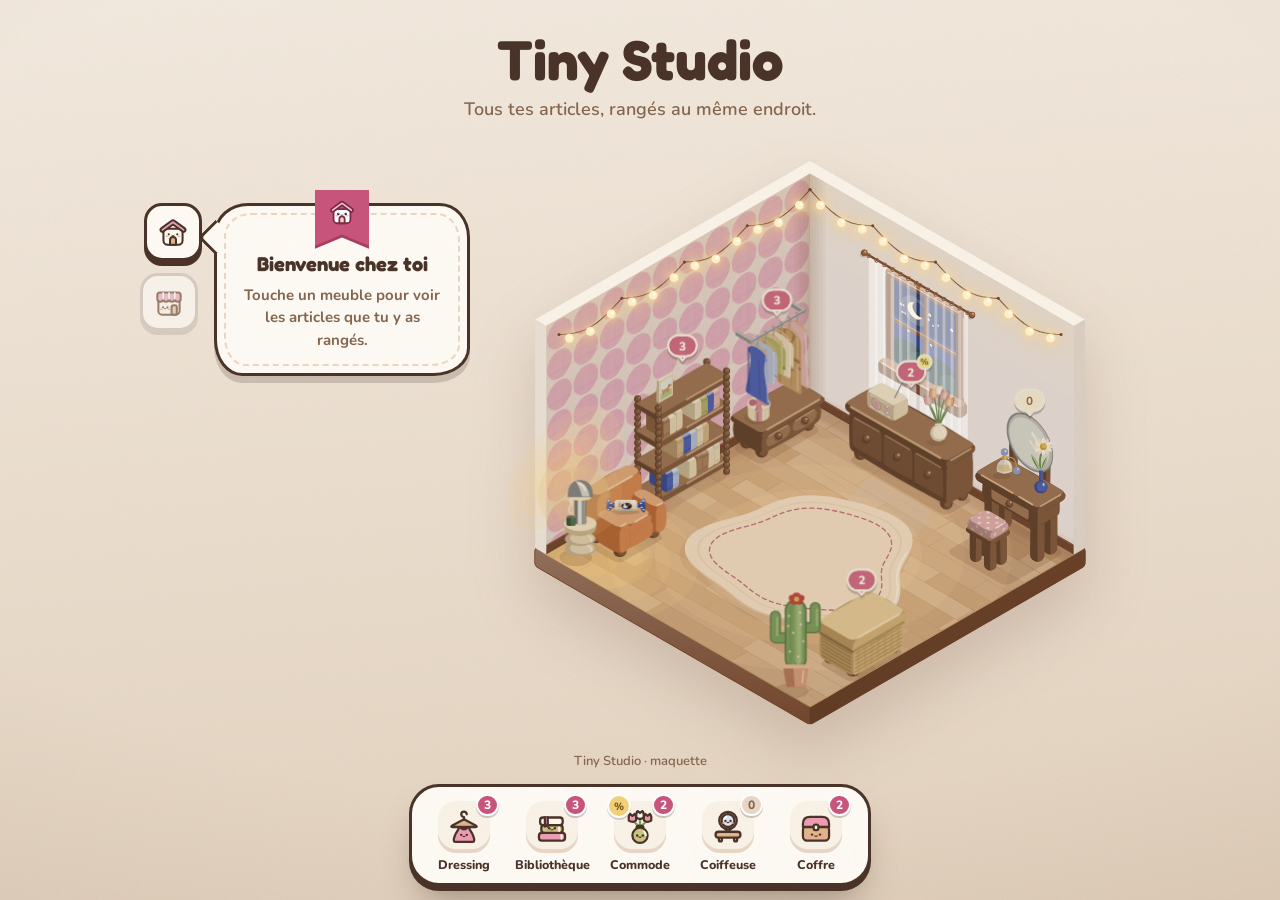
<file: index.html>
<!DOCTYPE html>
<html lang="fr" data-ambiance="defaut">
<head>
  <meta charset="utf-8">
  <meta name="viewport" content="width=device-width, initial-scale=1">
  <title>Tiny Studio</title>
  <meta name="description" content="Une pièce à vivre illustrée où l'on range les articles repérés en ligne.">
  <link rel="preconnect" href="https://fonts.googleapis.com">
  <link rel="preconnect" href="https://fonts.gstatic.com" crossorigin>
  <link href="https://fonts.googleapis.com/css2?family=Fredoka:wght@500;600;700&family=Nunito:wght@600;700;800&display=swap" rel="stylesheet">
  <link rel="stylesheet" href="style.css">
</head>
<body>

  <!-- Les icônes du projet, dessinées une fois et réutilisées partout -->
  <svg class="sprite" aria-hidden="true" focusable="false">
    <symbol id="ic-maison" viewBox="0 0 32 32"><rect x="7" y="13" width="18" height="15" rx="4" class="ic-f ic" /><path d="M4.6 15.2 Q3.6 13.6 5.2 12.4 L14.4 5.6 Q16 4.4 17.6 5.6 L26.8 12.4 Q28.4 13.6 27.4 15.2 Q26.4 16.4 25 15.4 L16 8.9 L7 15.4 Q5.6 16.4 4.6 15.2 Z" class="ic-a ic" /><path d="M13.2 28 V23.4 a2.8 2.8 0 0 1 5.6 0 V28 Z" class="ic-b ic" /><g><circle cx="12" cy="18.2" r="1" class="ic-yeux" /><circle cx="12.40" cy="17.80" r="0.45" class="ic-eclat" /><circle cx="20" cy="18.2" r="1" class="ic-yeux" /><circle cx="20.40" cy="17.80" r="0.45" class="ic-eclat" /><ellipse cx="10.4" cy="20.0" rx="1.3" ry="0.8" class="ic-joue" /><ellipse cx="21.6" cy="20.0" rx="1.3" ry="0.8" class="ic-joue" /><path d="M15.0 19.3 Q16.0 20.4 17.0 19.3" class="ic-bouche" /></g></symbol>
    <symbol id="ic-boutique" viewBox="0 0 32 32"><rect x="6" y="13" width="20" height="15" rx="3.5" class="ic-f ic" /><rect x="18.4" y="19" width="5" height="9" rx="2" class="ic-b ic" /><path d="M5 9.5 Q5 7 7.5 7 H24.5 Q27 7 27 9.5 V13 a2.75 2.75 0 0 1 -5.5 0 a2.75 2.75 0 0 1 -5.5 0 a2.75 2.75 0 0 1 -5.5 0 a2.75 2.75 0 0 1 -5.5 0 Z" class="ic-a ic" /><path d="M10.5 7.5 V13 M16 7.5 V13 M21.5 7.5 V13" class="ic-rayure" /><g><circle cx="10.4" cy="21" r="1" class="ic-yeux" /><circle cx="10.80" cy="20.60" r="0.45" class="ic-eclat" /><circle cx="14.6" cy="21" r="1" class="ic-yeux" /><circle cx="15.00" cy="20.60" r="0.45" class="ic-eclat" /><ellipse cx="8.8" cy="22.8" rx="1.3" ry="0.8" class="ic-joue" /><ellipse cx="16.2" cy="22.8" rx="1.3" ry="0.8" class="ic-joue" /><path d="M11.5 22.1 Q12.5 23.2 13.5 22.1" class="ic-bouche" /></g></symbol>
    <symbol id="ic-dressing" viewBox="0 0 32 32"><path d="M16 9.5 V7.6 a2.3 2.3 0 1 1 2.3 -2.3" class="ic-trait" /><path d="M12.2 15 L11 18.5 Q7 24.5 7.5 27.6 Q7.6 28.5 8.6 28.5 H23.4 Q24.4 28.5 24.5 27.6 Q25 24.5 21 18.5 L19.8 15 Z" class="ic-a ic" /><path d="M16 9.5 L5.8 15 Q4.6 16 6.2 16 H25.8 Q27.4 16 26.2 15 Z" class="ic-b ic" /><path d="M13 16.4 Q16 19.4 19 16.4" class="ic-trait" /><g><circle cx="13.6" cy="22.6" r="1" class="ic-yeux" /><circle cx="14.00" cy="22.20" r="0.45" class="ic-eclat" /><circle cx="18.4" cy="22.6" r="1" class="ic-yeux" /><circle cx="18.80" cy="22.20" r="0.45" class="ic-eclat" /><ellipse cx="12.0" cy="24.400000000000002" rx="1.3" ry="0.8" class="ic-joue" /><ellipse cx="20.0" cy="24.400000000000002" rx="1.3" ry="0.8" class="ic-joue" /><path d="M15.0 23.700000000000003 Q16.0 24.8 17.0 23.700000000000003" class="ic-bouche" /></g></symbol>
    <symbol id="ic-bibliotheque" viewBox="0 0 32 32"><rect x="5" y="21" width="22" height="6.5" rx="2.4" class="ic-a ic" /><path d="M24 22.6 V25.9" class="ic-rayure" /><rect x="7" y="14.5" width="18" height="6.5" rx="2.4" class="ic-v ic" /><path d="M22 16.1 V19.4" class="ic-rayure" /><rect x="6" y="8" width="19" height="6.5" rx="2.4" class="ic-f ic" /><path d="M10 8 V15.6 l1.2 -1 l1.2 1 V8" class="ic-a ic" /><g><circle cx="13.6" cy="17" r="1" class="ic-yeux" /><circle cx="14.00" cy="16.60" r="0.45" class="ic-eclat" /><circle cx="18.4" cy="17" r="1" class="ic-yeux" /><circle cx="18.80" cy="16.60" r="0.45" class="ic-eclat" /><ellipse cx="12.0" cy="18.8" rx="1.3" ry="0.8" class="ic-joue" /><ellipse cx="20.0" cy="18.8" rx="1.3" ry="0.8" class="ic-joue" /><path d="M15.0 18.1 Q16.0 19.2 17.0 18.1" class="ic-bouche" /></g></symbol>
    <symbol id="ic-deco" viewBox="0 0 32 32"><path d="M16 16 V8 M16 16 Q12 13 9.6 10.4 M16 16 Q20 13 22.4 10.4" class="ic-tige" /><path transform="translate(9.6 10.6)" d="M-3 0 Q-3.6 -4 -2 -5.6 L0 -4 L2 -5.6 Q3.6 -4 3 0 Q0 2 -3 0 Z" class="ic-a ic" /><path transform="translate(16 8.2)" d="M-3 0 Q-3.6 -4 -2 -5.6 L0 -4 L2 -5.6 Q3.6 -4 3 0 Q0 2 -3 0 Z" class="ic-f ic" /><path transform="translate(22.4 10.6)" d="M-3 0 Q-3.6 -4 -2 -5.6 L0 -4 L2 -5.6 Q3.6 -4 3 0 Q0 2 -3 0 Z" class="ic-a ic" /><rect x="13.2" y="15" width="5.6" height="3.4" rx="1.2" class="ic-v ic" /><circle cx="16" cy="23" r="6.4" class="ic-v ic" /><path d="M19.4 19.8 Q21 21.2 21 23" class="ic-reflet" /><g><circle cx="13.6" cy="23.2" r="1" class="ic-yeux" /><circle cx="14.00" cy="22.80" r="0.45" class="ic-eclat" /><circle cx="18.4" cy="23.2" r="1" class="ic-yeux" /><circle cx="18.80" cy="22.80" r="0.45" class="ic-eclat" /><ellipse cx="12.0" cy="25.0" rx="1.3" ry="0.8" class="ic-joue" /><ellipse cx="20.0" cy="25.0" rx="1.3" ry="0.8" class="ic-joue" /><path d="M15.0 24.3 Q16.0 25.4 17.0 24.3" class="ic-bouche" /></g></symbol>
    <symbol id="ic-coiffeuse" viewBox="0 0 32 32"><rect x="14.7" y="17" width="2.6" height="4" rx="1" class="ic-b ic" /><circle cx="16" cy="10.6" r="7.4" class="ic-b ic" /><circle cx="16" cy="10.6" r="5.4" class="ic-verre ic" /><path d="M12.9 9 L14.8 7.1" class="ic-reflet" /><rect x="8.3" y="23.6" width="2.6" height="4.6" rx="1.2" class="ic-b ic" /><rect x="21.1" y="23.6" width="2.6" height="4.6" rx="1.2" class="ic-b ic" /><rect x="5.5" y="20" width="21" height="5" rx="2.5" class="ic-b ic" /><g><circle cx="13.8" cy="10.8" r="1" class="ic-yeux" /><circle cx="14.20" cy="10.40" r="0.45" class="ic-eclat" /><circle cx="18.2" cy="10.8" r="1" class="ic-yeux" /><circle cx="18.60" cy="10.40" r="0.45" class="ic-eclat" /><ellipse cx="12.200000000000001" cy="12.600000000000001" rx="1.3" ry="0.8" class="ic-joue" /><ellipse cx="19.8" cy="12.600000000000001" rx="1.3" ry="0.8" class="ic-joue" /><path d="M15.0 11.9 Q16.0 13.0 17.0 11.9" class="ic-bouche" /></g></symbol>
    <symbol id="ic-coffre" viewBox="0 0 32 32"><rect x="5" y="15" width="22" height="12.5" rx="3.4" class="ic-b ic" /><path d="M5 16 V13.2 Q5 7.4 11 7.4 H21 Q27 7.4 27 13.2 V16 Z" class="ic-a ic" /><rect x="14" y="14" width="4" height="4.6" rx="1.6" class="ic-f ic" /><g><circle cx="12.6" cy="22.4" r="1" class="ic-yeux" /><circle cx="13.00" cy="22.00" r="0.45" class="ic-eclat" /><circle cx="19.4" cy="22.4" r="1" class="ic-yeux" /><circle cx="19.80" cy="22.00" r="0.45" class="ic-eclat" /><ellipse cx="11.0" cy="24.2" rx="1.3" ry="0.8" class="ic-joue" /><ellipse cx="21.0" cy="24.2" rx="1.3" ry="0.8" class="ic-joue" /><path d="M15.0 23.5 Q16.0 24.599999999999998 17.0 23.5" class="ic-bouche" /></g></symbol>
    <symbol id="ic-canape" viewBox="0 0 32 32"><rect x="7" y="8.5" width="18" height="11" rx="4.2" class="ic-a ic" /><rect x="7.6" y="25" width="2.6" height="3" rx="1.1" class="ic-b ic" /><rect x="21.8" y="25" width="2.6" height="3" rx="1.1" class="ic-b ic" /><rect x="8.5" y="16.5" width="15" height="6" rx="2.6" class="ic-f ic" /><rect x="3.6" y="13" width="6.4" height="12" rx="3.2" class="ic-a ic" /><rect x="22" y="13" width="6.4" height="12" rx="3.2" class="ic-a ic" /><rect x="6" y="21" width="20" height="4.8" rx="2.2" class="ic-a ic" /><g><circle cx="13.6" cy="12.6" r="1" class="ic-yeux" /><circle cx="14.00" cy="12.20" r="0.45" class="ic-eclat" /><circle cx="18.4" cy="12.6" r="1" class="ic-yeux" /><circle cx="18.80" cy="12.20" r="0.45" class="ic-eclat" /><ellipse cx="12.0" cy="14.4" rx="1.3" ry="0.8" class="ic-joue" /><ellipse cx="20.0" cy="14.4" rx="1.3" ry="0.8" class="ic-joue" /><path d="M15.0 13.7 Q16.0 14.8 17.0 13.7" class="ic-bouche" /></g></symbol>
    <symbol id="ic-papier" viewBox="0 0 32 32"><path d="M8.5 10 H23.5 V26.5 Q20 25 16 26.6 Q12 28.2 8.5 26.5 Z" class="ic-f ic" /><g class="ic-pois"><circle cx="12" cy="14.5" r="1.5" /><circle cx="20" cy="14.5" r="1.5" /><circle cx="12" cy="22.5" r="1.5" /><circle cx="20" cy="22.5" r="1.5" /></g><rect x="5.5" y="5" width="21" height="6.4" rx="3.2" class="ic-a ic" /><ellipse cx="24" cy="8.2" rx="1.4" ry="2.4" class="ic-f ic" /><g><circle cx="14" cy="18.6" r="1" class="ic-yeux" /><circle cx="14.40" cy="18.20" r="0.45" class="ic-eclat" /><circle cx="18" cy="18.6" r="1" class="ic-yeux" /><circle cx="18.40" cy="18.20" r="0.45" class="ic-eclat" /><ellipse cx="12.4" cy="20.400000000000002" rx="1.3" ry="0.8" class="ic-joue" /><ellipse cx="19.6" cy="20.400000000000002" rx="1.3" ry="0.8" class="ic-joue" /><path d="M15.0 19.700000000000003 Q16.0 20.8 17.0 19.700000000000003" class="ic-bouche" /></g></symbol>
    <symbol id="ic-sol" viewBox="0 0 32 32"><rect x="5" y="5" width="22" height="22" rx="5.5" class="ic-b ic" /><path d="M5.6 10.5 H26.4 M5.6 16 H26.4 M5.6 21.5 H26.4 M14 5.6 V10.5 M21 10.5 V16 M11 16 V21.5 M18.5 21.5 V26.4" class="ic-lame" /><path d="M8.4 8.2 L10.6 6.4" class="ic-reflet" /><g><circle cx="12.6" cy="13.3" r="1" class="ic-yeux" /><circle cx="13.00" cy="12.90" r="0.45" class="ic-eclat" /><circle cx="19.4" cy="13.3" r="1" class="ic-yeux" /><circle cx="19.80" cy="12.90" r="0.45" class="ic-eclat" /><ellipse cx="11.0" cy="15.100000000000001" rx="1.3" ry="0.8" class="ic-joue" /><ellipse cx="21.0" cy="15.100000000000001" rx="1.3" ry="0.8" class="ic-joue" /></g></symbol>
    <symbol id="ic-chien" viewBox="0 0 32 32"><path d="M9.4 9.6 Q3.4 10.6 4.6 19.4 Q5.6 23 9.6 19.6 Z" class="ic-fauve-fonce ic" /><path d="M22.6 9.6 Q28.6 10.6 27.4 19.4 Q26.4 23 22.4 19.6 Z" class="ic-fauve-fonce ic" /><ellipse cx="16" cy="16" rx="8.6" ry="8.4" class="ic-fauve ic" /><ellipse cx="16" cy="20.4" rx="4.6" ry="3.4" class="ic-fauve-clair ic" /><ellipse cx="16" cy="18.4" rx="1.7" ry="1.2" class="ic-yeux" /><circle cx="12.4" cy="15" r="1.15" class="ic-yeux" /><circle cx="12.80" cy="14.60" r="0.45" class="ic-eclat" /><circle cx="19.6" cy="15" r="1.15" class="ic-yeux" /><circle cx="20.00" cy="14.60" r="0.45" class="ic-eclat" /><path d="M9.4 24.6 Q16 28 22.6 24.6" class="ic-collier" /><path d="M16 26.4 c-0.9 -1.2 -2.7 -0.4 -1.9 0.9 l1.9 1.8 l1.9 -1.8 c0.8 -1.3 -1 -2.1 -1.9 -0.9 Z" class="ic-medaille" /><g><ellipse cx="10.6" cy="17.8" rx="1.4" ry="0.85" class="ic-joue" /><ellipse cx="21.4" cy="17.8" rx="1.4" ry="0.85" class="ic-joue" /></g></symbol>
  </svg>

  <header class="entete">
    <p class="marque">Tiny Studio</p>
    <p class="accroche">Tous tes articles, rangés au même endroit.</p>
    <p class="alerte-stockage" id="alerte-stockage" role="status" hidden>Ton navigateur n'enregistre pas tes articles : ils disparaîtront à la fermeture de la page.</p>
  </header>

  <main class="scene">
    <h1 class="sr-only">Le studio</h1>

    <!-- Le menu, façon jeu : des onglets à gauche, et une bulle cousue qui change de contenu -->
    <div class="menu">
      <div class="onglets" role="tablist" aria-label="Menu du studio" aria-orientation="vertical">
        <button class="onglet" type="button" role="tab" id="onglet-accueil" aria-controls="volet-accueil" aria-selected="true" title="Accueil"><svg><use href="#ic-maison" /></svg><span class="sr-only">Accueil</span></button>
        <button class="onglet" type="button" role="tab" id="onglet-boutique" aria-controls="volet-boutique" aria-selected="false" tabindex="-1" title="Boutique"><svg><use href="#ic-boutique" /></svg><span class="sr-only">Boutique</span></button>
      </div>

      <div class="bulle" id="bulle">
        <section class="volet" role="tabpanel" id="volet-accueil" aria-labelledby="onglet-accueil">
          <span class="ruban" aria-hidden="true"><svg><use href="#ic-maison" /></svg></span>
          <h2>Bienvenue chez toi</h2>
          <p id="accueil-texte">Touche un meuble pour voir les articles que tu y as rangés.</p>
        </section>

        <section class="volet" role="tabpanel" id="volet-boutique" aria-labelledby="onglet-boutique" hidden>
          <span class="ruban" aria-hidden="true"><svg><use href="#ic-boutique" /></svg></span>
          <h2>La boutique ouvre bientôt</h2>
          <p>De quoi personnaliser ton studio, petit à petit.</p>
          <ul class="boutique-liste">
            <li><svg><use href="#ic-canape" /></svg>Des meubles</li>
            <li><svg><use href="#ic-papier" /></svg>Des papiers peints</li>
            <li><svg><use href="#ic-sol" /></svg>Des sols</li>
            <li><svg><use href="#ic-chien" /></svg>Un compagnon</li>
          </ul>
          <p class="centre"><span class="bientot-tag">Bientôt</span></p>
        </section>
      </div>
    </div>

    <div class="cadre-piece">
      <!-- Le studio en vue isométrique, fabriqué par un générateur : chaque meuble est un bouton -->
      <!-- PIECE -->
      <svg class="studio" viewBox="0 0 780 690" role="group" aria-label="Le studio en vue isométrique, avec ses cinq meubles">
        <defs>
          <linearGradient id="g-lumiere" x1="0" y1="0" x2="0" y2="1"><stop offset="0" stop-color="#FFFFFF" stop-opacity="0.22" /><stop offset="1" stop-color="#FFFFFF" stop-opacity="0" /></linearGradient>
          <linearGradient id="g-ombre" x1="0" y1="0" x2="0" y2="1"><stop offset="0" stop-color="#3B2414" stop-opacity="0" /><stop offset="1" stop-color="#3B2414" stop-opacity="0.18" /></linearGradient>
          <linearGradient id="g-ciel" x1="0" y1="0" x2="0" y2="1"><stop offset="0" class="ciel-haut" /><stop offset="1" class="ciel-bas" /></linearGradient>
          <radialGradient id="g-papier" cx="0.5" cy="0.45" r="0.7"><stop offset="0" stop-color="#FFF1D2" stop-opacity="0.75" /><stop offset="1" stop-color="#FFFFFF" stop-opacity="0" /></radialGradient>
        </defs>
        <g style="--c: var(--socle)"><path d="M65.2 506.5 Q65.2 511.5 69.6 514.0 L385.7 696.5 Q390.0 699.0 394.3 696.5 L710.4 514.0 Q714.8 511.5 714.8 506.5 L714.8 495.5 Q714.8 490.5 710.4 488.0 L394.3 305.5 Q390.0 303.0 385.7 305.5 L69.6 488.0 Q65.2 490.5 65.2 495.5 Z" class="v ombre" /><path d="M65.2 508.0 Q65.2 511.5 68.3 513.2 L387.0 697.2 Q390.0 699.0 390.0 695.5 L390.0 681.5 Q390.0 678.0 387.0 676.2 L68.3 492.2 Q65.2 490.5 65.2 494.0 Z" class="v clair" /><path d="M65.2 508.0 Q65.2 511.5 68.3 513.2 L387.0 697.2 Q390.0 699.0 390.0 695.5 L390.0 681.5 Q390.0 678.0 387.0 676.2 L68.3 492.2 Q65.2 490.5 65.2 494.0 Z" class="voile-lumiere" /><path d="M714.8 508.0 Q714.8 511.5 711.7 513.2 L393.0 697.2 Q390.0 699.0 390.0 695.5 L390.0 681.5 Q390.0 678.0 393.0 676.2 L711.7 492.2 Q714.8 490.5 714.8 494.0 Z" class="v ombre" /><path d="M714.8 508.0 Q714.8 511.5 711.7 513.2 L393.0 697.2 Q390.0 699.0 390.0 695.5 L390.0 681.5 Q390.0 678.0 393.0 676.2 L711.7 492.2 Q714.8 490.5 714.8 494.0 Z" class="voile-ombre" /><path d="M387.0 304.8 Q390.0 303.0 393.0 304.8 L711.7 488.8 Q714.8 490.5 711.7 492.2 L393.0 676.2 Q390.0 678.0 387.0 676.2 L68.3 492.2 Q65.2 490.5 68.3 488.8 Z" class="v haut" /></g><polygon points="390.0,318.0 701.8,498.0 390.0,678.0 78.2,498.0" class="sol" /><polygon points="390.0,318.0 78.2,498.0 78.2,228.0 390.0,48.0" class="mur-g" /><polygon points="390.0,318.0 701.8,498.0 701.8,228.0 390.0,48.0" class="mur-d" /><path d="M390.2 317.8 L702.0 497.9 L390.3 678.0 L77.9 498.2 L390.2 317.8 Z" fill="#D9B384" /><path d="M390.2 317.8 L427.6 339.6 L407.9 350.9 L370.7 329.1 L390.2 317.8 Z" fill="#E0BE91" /><path d="M427.1 340.0 L408.2 350.3" fill="none" stroke="#B88D5C" stroke-width="1.0" stroke-linecap="round" stroke-linejoin="round" opacity="0.8" /><path d="M394.0 329.3 Q405.8 335.0 416.0 343.2" fill="none" stroke="#C99E6D" stroke-width="0.9" stroke-linecap="round" opacity="0.5" /><path d="M427.6 339.6 L515.1 390.2 L495.8 401.5 L407.9 350.9 L427.6 339.6 Z" fill="#E0BE91" /><path d="M514.4 390.7 L496.3 401.0" fill="none" stroke="#B88D5C" stroke-width="1.0" stroke-linecap="round" stroke-linejoin="round" opacity="0.8" /><path d="M515.1 390.2 L611.5 445.9 L591.5 457.1 L495.8 401.5 L515.1 390.2 Z" fill="#E0BE91" /><path d="M610.6 446.2 L592.4 456.5" fill="none" stroke="#B88D5C" stroke-width="1.0" stroke-linecap="round" stroke-linejoin="round" opacity="0.8" /><path d="M526.5 405.8 Q540.5 414.0 554.1 422.9" fill="none" stroke="#C99E6D" stroke-width="0.9" stroke-linecap="round" opacity="0.5" /><path d="M611.5 445.9 L702.0 497.9 L682.0 509.3 L591.5 457.1 L611.5 445.9 Z" fill="#D1A978" /><path d="M701.3 498.4 L682.6 509.0" fill="none" stroke="#B88D5C" stroke-width="1.0" stroke-linecap="round" stroke-linejoin="round" opacity="0.8" /><path d="M646.2 474.9 Q659.3 484.6 673.8 492.0" fill="none" stroke="#C99E6D" stroke-width="0.9" stroke-linecap="round" opacity="0.5" /><path d="M370.7 329.1 L682.1 509.3" fill="none" stroke="#B88D5C" stroke-width="1.0" stroke-linecap="round" stroke-linejoin="round" opacity="0.85" /><path d="M370.7 329.1 L385.8 337.6 L366.4 349.4 L351.3 340.4 L370.7 329.1 Z" fill="#E0BE91" /><path d="M384.9 338.1 L366.5 348.8" fill="none" stroke="#B88D5C" stroke-width="1.0" stroke-linecap="round" stroke-linejoin="round" opacity="0.8" /><path d="M385.8 337.6 L481.2 393.4 L462.1 404.4 L366.4 349.4 L385.8 337.6 Z" fill="#D9B384" /><path d="M481.1 393.7 L462.4 404.2" fill="none" stroke="#B88D5C" stroke-width="1.0" stroke-linecap="round" stroke-linejoin="round" opacity="0.8" /><path d="M398.8 354.6 Q413.2 362.0 426.4 371.6" fill="none" stroke="#C99E6D" stroke-width="0.9" stroke-linecap="round" opacity="0.5" /><path d="M481.2 393.4 L570.1 444.4 L550.7 456.1 L462.1 404.4 L481.2 393.4 Z" fill="#D9B384" /><path d="M569.9 444.6 L551.2 455.6" fill="none" stroke="#B88D5C" stroke-width="1.0" stroke-linecap="round" stroke-linejoin="round" opacity="0.8" /><path d="M570.1 444.4 L655.1 493.9 L635.8 505.1 L550.7 456.1 L570.1 444.4 Z" fill="#D1A978" /><path d="M654.8 493.9 L636.5 504.8" fill="none" stroke="#B88D5C" stroke-width="1.0" stroke-linecap="round" stroke-linejoin="round" opacity="0.8" /><path d="M590.3 465.1 Q603.5 474.6 617.9 482.2" fill="none" stroke="#C99E6D" stroke-width="0.9" stroke-linecap="round" opacity="0.5" /><path d="M655.1 493.9 L682.0 509.3 L662.7 520.8 L635.8 505.1 L655.1 493.9 Z" fill="#E0BE91" /><path d="M681.9 509.4 L663.2 520.4" fill="none" stroke="#B88D5C" stroke-width="1.0" stroke-linecap="round" stroke-linejoin="round" opacity="0.8" /><path d="M351.2 340.4 L662.7 520.7" fill="none" stroke="#B88D5C" stroke-width="1.0" stroke-linecap="round" stroke-linejoin="round" opacity="0.85" /><path d="M351.3 340.4 L378.7 356.0 L359.1 367.4 L331.4 351.9 L351.3 340.4 Z" fill="#E0BE91" /><path d="M377.9 356.8 L359.4 367.2" fill="none" stroke="#B88D5C" stroke-width="1.0" stroke-linecap="round" stroke-linejoin="round" opacity="0.8" /><path d="M355.4 352.0 Q361.0 356.2 367.0 359.9" fill="none" stroke="#C99E6D" stroke-width="0.9" stroke-linecap="round" opacity="0.5" /><path d="M378.7 356.0 L463.6 405.0 L443.6 416.4 L359.1 367.4 L378.7 356.0 Z" fill="#E0BE91" /><path d="M463.0 405.8 L444.4 416.3" fill="none" stroke="#B88D5C" stroke-width="1.0" stroke-linecap="round" stroke-linejoin="round" opacity="0.8" /><path d="M463.6 405.0 L556.5 459.2 L536.7 470.4 L443.6 416.4 L463.6 405.0 Z" fill="#E0BE91" /><path d="M555.9 459.1 L537.3 469.8" fill="none" stroke="#B88D5C" stroke-width="1.0" stroke-linecap="round" stroke-linejoin="round" opacity="0.8" /><path d="M494.4 432.3 Q508.9 439.6 522.0 449.3" fill="none" stroke="#C99E6D" stroke-width="0.9" stroke-linecap="round" opacity="0.5" /><path d="M556.5 459.2 L662.7 520.8 L643.3 532.0 L536.7 470.4 L556.5 459.2 Z" fill="#E0BE91" /><path d="M662.2 520.9 L643.9 531.2" fill="none" stroke="#B88D5C" stroke-width="1.0" stroke-linecap="round" stroke-linejoin="round" opacity="0.8" /><path d="M599.8 493.1 Q614.2 500.7 627.4 510.2" fill="none" stroke="#C99E6D" stroke-width="0.9" stroke-linecap="round" opacity="0.5" /><path d="M331.5 351.9 L643.3 531.9" fill="none" stroke="#B88D5C" stroke-width="1.0" stroke-linecap="round" stroke-linejoin="round" opacity="0.85" /><path d="M331.4 351.9 L379.1 379.2 L359.1 390.7 L312.2 363.2 L331.4 351.9 Z" fill="#D1A978" /><path d="M378.5 379.3 L360.2 390.0" fill="none" stroke="#B88D5C" stroke-width="1.0" stroke-linecap="round" stroke-linejoin="round" opacity="0.8" /><path d="M338.4 364.7 Q352.2 373.2 366.0 381.8" fill="none" stroke="#C99E6D" stroke-width="0.9" stroke-linecap="round" opacity="0.5" /><path d="M379.1 379.2 L480.3 437.7 L460.8 448.5 L359.1 390.7 L379.1 379.2 Z" fill="#E0BE91" /><path d="M479.9 437.9 L461.3 448.4" fill="none" stroke="#B88D5C" stroke-width="1.0" stroke-linecap="round" stroke-linejoin="round" opacity="0.8" /><path d="M403.0 402.0 Q417.3 409.6 430.6 419.0" fill="none" stroke="#C99E6D" stroke-width="0.9" stroke-linecap="round" opacity="0.5" /><path d="M480.3 437.7 L549.1 477.2 L529.7 488.7 L460.8 448.5 L480.3 437.7 Z" fill="#D9B384" /><path d="M548.7 477.8 L530.0 488.2" fill="none" stroke="#B88D5C" stroke-width="1.0" stroke-linecap="round" stroke-linejoin="round" opacity="0.8" /><path d="M495.0 455.1 Q508.6 463.9 522.6 472.2" fill="none" stroke="#C99E6D" stroke-width="0.9" stroke-linecap="round" opacity="0.5" /><path d="M549.1 477.2 L643.3 532.0 L623.9 542.8 L529.7 488.7 L549.1 477.2 Z" fill="#D9B384" /><path d="M642.7 532.2 L624.1 542.6" fill="none" stroke="#B88D5C" stroke-width="1.0" stroke-linecap="round" stroke-linejoin="round" opacity="0.8" /><path d="M312.2 363.1 L623.9 542.9" fill="none" stroke="#B88D5C" stroke-width="1.0" stroke-linecap="round" stroke-linejoin="round" opacity="0.85" /><path d="M312.2 363.2 L335.2 376.2 L315.5 387.9 L292.8 374.1 L312.2 363.2 Z" fill="#D1A978" /><path d="M334.9 376.8 L316.5 387.6" fill="none" stroke="#B88D5C" stroke-width="1.0" stroke-linecap="round" stroke-linejoin="round" opacity="0.8" /><path d="M310.8 371.3 Q317.1 376.0 323.9 380.0" fill="none" stroke="#C99E6D" stroke-width="0.9" stroke-linecap="round" opacity="0.5" /><path d="M335.2 376.2 L429.4 431.0 L409.8 441.7 L315.5 387.9 L335.2 376.2 Z" fill="#D9B384" /><path d="M428.9 430.9 L410.5 441.5" fill="none" stroke="#B88D5C" stroke-width="1.0" stroke-linecap="round" stroke-linejoin="round" opacity="0.8" /><path d="M429.4 431.0 L512.4 478.6 L492.3 489.5 L409.8 441.7 L429.4 431.0 Z" fill="#D1A978" /><path d="M511.5 478.8 L493.2 489.4" fill="none" stroke="#B88D5C" stroke-width="1.0" stroke-linecap="round" stroke-linejoin="round" opacity="0.8" /><path d="M449.9 451.6 Q464.4 459.0 477.5 468.7" fill="none" stroke="#C99E6D" stroke-width="0.9" stroke-linecap="round" opacity="0.5" /><path d="M512.4 478.6 L599.9 529.0 L580.1 540.5 L492.3 489.5 L512.4 478.6 Z" fill="#D9B384" /><path d="M599.1 529.6 L580.7 540.2" fill="none" stroke="#B88D5C" stroke-width="1.0" stroke-linecap="round" stroke-linejoin="round" opacity="0.8" /><path d="M599.9 529.0 L623.9 542.8 L604.6 554.5 L580.1 540.5 L599.9 529.0 Z" fill="#D9B384" /><path d="M623.6 543.4 L604.6 553.8" fill="none" stroke="#B88D5C" stroke-width="1.0" stroke-linecap="round" stroke-linejoin="round" opacity="0.8" /><path d="M602.2 539.5 Q608.0 542.0 612.5 546.6" fill="none" stroke="#C99E6D" stroke-width="0.9" stroke-linecap="round" opacity="0.5" /><path d="M292.7 374.2 L604.5 554.5" fill="none" stroke="#B88D5C" stroke-width="1.0" stroke-linecap="round" stroke-linejoin="round" opacity="0.85" /><path d="M292.8 374.1 L358.2 412.0 L338.6 423.5 L272.8 385.4 L292.8 374.1 Z" fill="#D1A978" /><path d="M357.5 412.2 L338.8 423.0" fill="none" stroke="#B88D5C" stroke-width="1.0" stroke-linecap="round" stroke-linejoin="round" opacity="0.8" /><path d="M313.4 395.3 Q327.2 403.8 341.0 412.4" fill="none" stroke="#C99E6D" stroke-width="0.9" stroke-linecap="round" opacity="0.5" /><path d="M358.2 412.0 L435.5 457.0 L416.4 468.5 L338.6 423.5 L358.2 412.0 Z" fill="#D9B384" /><path d="M435.2 457.1 L416.7 467.7" fill="none" stroke="#B88D5C" stroke-width="1.0" stroke-linecap="round" stroke-linejoin="round" opacity="0.8" /><path d="M435.5 457.0 L545.1 519.9 L525.7 531.1 L416.4 468.5 L435.5 457.0 Z" fill="#E0BE91" /><path d="M544.4 520.1 L525.7 530.8" fill="none" stroke="#B88D5C" stroke-width="1.0" stroke-linecap="round" stroke-linejoin="round" opacity="0.8" /><path d="M480.1 491.5 Q494.5 499.1 507.7 508.6" fill="none" stroke="#C99E6D" stroke-width="0.9" stroke-linecap="round" opacity="0.5" /><path d="M545.1 519.9 L604.6 554.5 L585.1 565.4 L525.7 531.1 L545.1 519.9 Z" fill="#D1A978" /><path d="M603.7 554.4 L585.3 565.3" fill="none" stroke="#B88D5C" stroke-width="1.0" stroke-linecap="round" stroke-linejoin="round" opacity="0.8" /><path d="M272.9 385.4 L585.0 565.4" fill="none" stroke="#B88D5C" stroke-width="1.0" stroke-linecap="round" stroke-linejoin="round" opacity="0.85" /><path d="M272.8 385.4 L315.0 409.5 L295.5 421.0 L253.8 396.6 L272.8 385.4 Z" fill="#D1A978" /><path d="M314.2 409.7 L295.5 420.2" fill="none" stroke="#B88D5C" stroke-width="1.0" stroke-linecap="round" stroke-linejoin="round" opacity="0.8" /><path d="M315.0 409.5 L397.2 457.0 L377.1 468.1 L295.5 421.0 L315.0 409.5 Z" fill="#E0BE91" /><path d="M396.3 457.1 L377.8 467.8" fill="none" stroke="#B88D5C" stroke-width="1.0" stroke-linecap="round" stroke-linejoin="round" opacity="0.8" /><path d="M397.2 457.0 L502.0 517.2 L482.1 528.4 L377.1 468.1 L397.2 457.0 Z" fill="#D9B384" /><path d="M501.0 517.9 L482.9 528.3" fill="none" stroke="#B88D5C" stroke-width="1.0" stroke-linecap="round" stroke-linejoin="round" opacity="0.8" /><path d="M429.4 484.8 Q442.5 494.5 457.0 501.8" fill="none" stroke="#C99E6D" stroke-width="0.9" stroke-linecap="round" opacity="0.5" /><path d="M502.0 517.2 L582.5 564.3 L563.3 575.9 L482.1 528.4 L502.0 517.2 Z" fill="#E0BE91" /><path d="M582.2 564.9 L563.9 575.2" fill="none" stroke="#B88D5C" stroke-width="1.0" stroke-linecap="round" stroke-linejoin="round" opacity="0.8" /><path d="M582.5 564.3 L585.1 565.4 L565.3 576.6 L563.3 575.9 L582.5 564.3 Z" fill="#D9B384" /><path d="M584.1 565.7 L565.7 576.3" fill="none" stroke="#B88D5C" stroke-width="1.0" stroke-linecap="round" stroke-linejoin="round" opacity="0.8" /><path d="M253.8 396.6 L565.3 576.7" fill="none" stroke="#B88D5C" stroke-width="1.0" stroke-linecap="round" stroke-linejoin="round" opacity="0.85" /><path d="M253.8 396.6 L282.3 413.5 L262.9 424.3 L233.9 408.0 L253.8 396.6 Z" fill="#D9B384" /><path d="M281.6 413.7 L263.5 424.5" fill="none" stroke="#B88D5C" stroke-width="1.0" stroke-linecap="round" stroke-linejoin="round" opacity="0.8" /><path d="M282.3 413.5 L355.3 455.8 L335.5 466.5 L262.9 424.3 L282.3 413.5 Z" fill="#D1A978" /><path d="M354.9 455.9 L336.2 466.5" fill="none" stroke="#B88D5C" stroke-width="1.0" stroke-linecap="round" stroke-linejoin="round" opacity="0.8" /><path d="M294.4 429.3 Q308.1 438.0 322.0 446.4" fill="none" stroke="#C99E6D" stroke-width="0.9" stroke-linecap="round" opacity="0.5" /><path d="M355.3 455.8 L463.6 517.8 L443.8 529.4 L335.5 466.5 L355.3 455.8 Z" fill="#E0BE91" /><path d="M463.2 518.3 L444.6 529.1" fill="none" stroke="#B88D5C" stroke-width="1.0" stroke-linecap="round" stroke-linejoin="round" opacity="0.8" /><path d="M463.6 517.8 L560.7 574.1 L541.3 585.7 L443.8 529.4 L463.6 517.8 Z" fill="#D1A978" /><path d="M560.3 574.7 L541.8 585.2" fill="none" stroke="#B88D5C" stroke-width="1.0" stroke-linecap="round" stroke-linejoin="round" opacity="0.8" /><path d="M560.7 574.1 L565.3 576.6 L546.1 588.3 L541.3 585.7 L560.7 574.1 Z" fill="#E0BE91" /><path d="M564.9 577.3 L546.3 587.7" fill="none" stroke="#B88D5C" stroke-width="1.0" stroke-linecap="round" stroke-linejoin="round" opacity="0.8" /><path d="M554.6 579.5 Q553.6 579.4 554.0 580.3" fill="none" stroke="#C99E6D" stroke-width="0.9" stroke-linecap="round" opacity="0.5" /><path d="M233.9 408.0 L546.0 588.2" fill="none" stroke="#B88D5C" stroke-width="1.0" stroke-linecap="round" stroke-linejoin="round" opacity="0.85" /><path d="M233.9 408.0 L281.9 435.4 L262.3 446.6 L214.9 419.4 L233.9 408.0 Z" fill="#E0BE91" /><path d="M281.3 435.8 L262.7 446.6" fill="none" stroke="#B88D5C" stroke-width="1.0" stroke-linecap="round" stroke-linejoin="round" opacity="0.8" /><path d="M281.9 435.4 L372.6 488.0 L353.4 499.2 L262.3 446.6 L281.9 435.4 Z" fill="#D9B384" /><path d="M372.1 488.1 L353.6 498.9" fill="none" stroke="#B88D5C" stroke-width="1.0" stroke-linecap="round" stroke-linejoin="round" opacity="0.8" /><path d="M372.6 488.0 L446.6 530.7 L427.2 542.1 L353.4 499.2 L372.6 488.0 Z" fill="#D9B384" /><path d="M445.9 530.9 L428.0 541.8" fill="none" stroke="#B88D5C" stroke-width="1.0" stroke-linecap="round" stroke-linejoin="round" opacity="0.8" /><path d="M446.6 530.7 L546.1 588.3 L526.4 599.4 L427.2 542.1 L446.6 530.7 Z" fill="#D1A978" /><path d="M545.2 588.1 L526.9 599.1" fill="none" stroke="#B88D5C" stroke-width="1.0" stroke-linecap="round" stroke-linejoin="round" opacity="0.8" /><path d="M214.8 419.3 L526.4 599.4" fill="none" stroke="#B88D5C" stroke-width="1.0" stroke-linecap="round" stroke-linejoin="round" opacity="0.85" /><path d="M214.9 419.4 L243.8 435.9 L224.7 447.5 L194.9 430.8 L214.9 419.4 Z" fill="#D9B384" /><path d="M243.6 436.7 L224.9 447.2" fill="none" stroke="#B88D5C" stroke-width="1.0" stroke-linecap="round" stroke-linejoin="round" opacity="0.8" /><path d="M243.8 435.9 L319.1 479.9 L299.9 490.9 L224.7 447.5 L243.8 435.9 Z" fill="#D1A978" /><path d="M319.0 480.0 L300.3 490.8" fill="none" stroke="#B88D5C" stroke-width="1.0" stroke-linecap="round" stroke-linejoin="round" opacity="0.8" /><path d="M319.1 479.9 L415.5 535.3 L396.0 546.3 L299.9 490.9 L319.1 479.9 Z" fill="#E0BE91" /><path d="M414.8 535.5 L396.5 546.3" fill="none" stroke="#B88D5C" stroke-width="1.0" stroke-linecap="round" stroke-linejoin="round" opacity="0.8" /><path d="M415.5 535.3 L508.6 588.6 L488.8 600.1 L396.0 546.3 L415.5 535.3 Z" fill="#D9B384" /><path d="M508.1 589.2 L489.8 600.0" fill="none" stroke="#B88D5C" stroke-width="1.0" stroke-linecap="round" stroke-linejoin="round" opacity="0.8" /><path d="M508.6 588.6 L526.4 599.4 L506.9 610.2 L488.8 600.1 L508.6 588.6 Z" fill="#D1A978" /><path d="M526.0 599.6 L507.5 610.0" fill="none" stroke="#B88D5C" stroke-width="1.0" stroke-linecap="round" stroke-linejoin="round" opacity="0.8" /><path d="M195.0 430.7 L506.9 610.3" fill="none" stroke="#B88D5C" stroke-width="1.0" stroke-linecap="round" stroke-linejoin="round" opacity="0.85" /><path d="M194.9 430.8 L235.5 453.9 L216.0 465.1 L175.8 441.8 L194.9 430.8 Z" fill="#D9B384" /><path d="M235.3 454.1 L216.5 465.0" fill="none" stroke="#B88D5C" stroke-width="1.0" stroke-linecap="round" stroke-linejoin="round" opacity="0.8" /><path d="M235.5 453.9 L309.3 496.1 L289.5 507.4 L216.0 465.1 L235.5 453.9 Z" fill="#D9B384" /><path d="M308.5 496.8 L289.9 507.3" fill="none" stroke="#B88D5C" stroke-width="1.0" stroke-linecap="round" stroke-linejoin="round" opacity="0.8" /><path d="M309.3 496.1 L389.8 542.5 L370.1 553.7 L289.5 507.4 L309.3 496.1 Z" fill="#D9B384" /><path d="M388.9 543.3 L370.8 553.8" fill="none" stroke="#B88D5C" stroke-width="1.0" stroke-linecap="round" stroke-linejoin="round" opacity="0.8" /><path d="M389.8 542.5 L484.9 597.5 L465.3 608.6 L370.1 553.7 L389.8 542.5 Z" fill="#D1A978" /><path d="M484.2 597.9 L465.6 608.6" fill="none" stroke="#B88D5C" stroke-width="1.0" stroke-linecap="round" stroke-linejoin="round" opacity="0.8" /><path d="M401.7 558.7 Q415.5 567.3 429.3 575.8" fill="none" stroke="#C99E6D" stroke-width="0.9" stroke-linecap="round" opacity="0.5" /><path d="M484.9 597.5 L506.9 610.2 L487.4 622.0 L465.3 608.6 L484.9 597.5 Z" fill="#D9B384" /><path d="M506.4 610.9 L487.9 621.2" fill="none" stroke="#B88D5C" stroke-width="1.0" stroke-linecap="round" stroke-linejoin="round" opacity="0.8" /><path d="M485.2 607.0 Q490.3 610.6 495.5 614.1" fill="none" stroke="#C99E6D" stroke-width="0.9" stroke-linecap="round" opacity="0.5" /><path d="M175.8 441.8 L487.4 621.9" fill="none" stroke="#B88D5C" stroke-width="1.0" stroke-linecap="round" stroke-linejoin="round" opacity="0.85" /><path d="M175.8 441.8 L188.1 448.7 L169.0 460.5 L156.0 453.1 L175.8 441.8 Z" fill="#D9B384" /><path d="M187.8 449.2 L169.3 459.9" fill="none" stroke="#B88D5C" stroke-width="1.0" stroke-linecap="round" stroke-linejoin="round" opacity="0.8" /><path d="M171.8 448.5 Q173.9 451.1 176.9 452.6" fill="none" stroke="#C99E6D" stroke-width="0.9" stroke-linecap="round" opacity="0.5" /><path d="M188.1 448.7 L264.6 492.8 L244.6 504.4 L169.0 460.5 L188.1 448.7 Z" fill="#D1A978" /><path d="M263.7 493.3 L245.4 503.7" fill="none" stroke="#B88D5C" stroke-width="1.0" stroke-linecap="round" stroke-linejoin="round" opacity="0.8" /><path d="M207.4 469.1 Q220.7 478.5 235.1 486.2" fill="none" stroke="#C99E6D" stroke-width="0.9" stroke-linecap="round" opacity="0.5" /><path d="M264.6 492.8 L369.3 553.2 L350.1 564.8 L244.6 504.4 L264.6 492.8 Z" fill="#D1A978" /><path d="M368.6 553.9 L350.5 564.4" fill="none" stroke="#B88D5C" stroke-width="1.0" stroke-linecap="round" stroke-linejoin="round" opacity="0.8" /><path d="M292.1 518.0 Q306.1 526.2 319.7 535.0" fill="none" stroke="#C99E6D" stroke-width="0.9" stroke-linecap="round" opacity="0.5" /><path d="M369.3 553.2 L472.2 612.5 L452.1 623.8 L350.1 564.8 L369.3 553.2 Z" fill="#D9B384" /><path d="M471.5 613.2 L453.1 623.7" fill="none" stroke="#B88D5C" stroke-width="1.0" stroke-linecap="round" stroke-linejoin="round" opacity="0.8" /><path d="M472.2 612.5 L487.4 622.0 L467.9 633.2 L452.1 623.8 L472.2 612.5 Z" fill="#D9B384" /><path d="M487.0 621.9 L468.7 632.7" fill="none" stroke="#B88D5C" stroke-width="1.0" stroke-linecap="round" stroke-linejoin="round" opacity="0.8" /><path d="M156.0 453.1 L467.9 633.1" fill="none" stroke="#B88D5C" stroke-width="1.0" stroke-linecap="round" stroke-linejoin="round" opacity="0.85" /><path d="M156.0 453.1 L198.5 477.4 L179.1 488.7 L136.5 464.4 L156.0 453.1 Z" fill="#D1A978" /><path d="M198.0 477.6 L179.1 488.2" fill="none" stroke="#B88D5C" stroke-width="1.0" stroke-linecap="round" stroke-linejoin="round" opacity="0.8" /><path d="M198.5 477.4 L283.8 527.0 L264.9 537.9 L179.1 488.7 L198.5 477.4 Z" fill="#D9B384" /><path d="M283.4 527.2 L265.3 538.0" fill="none" stroke="#B88D5C" stroke-width="1.0" stroke-linecap="round" stroke-linejoin="round" opacity="0.8" /><path d="M283.8 527.0 L374.4 579.1 L355.1 590.3 L264.9 537.9 L283.8 527.0 Z" fill="#E0BE91" /><path d="M374.0 579.4 L355.8 589.9" fill="none" stroke="#B88D5C" stroke-width="1.0" stroke-linecap="round" stroke-linejoin="round" opacity="0.8" /><path d="M315.1 553.8 Q328.2 563.5 342.7 570.8" fill="none" stroke="#C99E6D" stroke-width="0.9" stroke-linecap="round" opacity="0.5" /><path d="M374.4 579.1 L467.9 633.2 L448.4 644.0 L355.1 590.3 L374.4 579.1 Z" fill="#D1A978" /><path d="M467.4 633.1 L448.9 644.1" fill="none" stroke="#B88D5C" stroke-width="1.0" stroke-linecap="round" stroke-linejoin="round" opacity="0.8" /><path d="M136.6 464.3 L448.4 644.0" fill="none" stroke="#B88D5C" stroke-width="1.0" stroke-linecap="round" stroke-linejoin="round" opacity="0.85" /><path d="M136.5 464.4 L202.1 501.8 L182.9 513.0 L117.2 475.4 L136.5 464.4 Z" fill="#E0BE91" /><path d="M201.7 502.2 L183.2 513.1" fill="none" stroke="#B88D5C" stroke-width="1.0" stroke-linecap="round" stroke-linejoin="round" opacity="0.8" /><path d="M151.7 481.9 Q165.4 490.6 179.3 499.0" fill="none" stroke="#C99E6D" stroke-width="0.9" stroke-linecap="round" opacity="0.5" /><path d="M202.1 501.8 L284.9 549.7 L265.5 561.3 L182.9 513.0 L202.1 501.8 Z" fill="#D1A978" /><path d="M284.3 550.3 L265.8 560.9" fill="none" stroke="#B88D5C" stroke-width="1.0" stroke-linecap="round" stroke-linejoin="round" opacity="0.8" /><path d="M284.9 549.7 L377.5 603.0 L357.7 614.5 L265.5 561.3 L284.9 549.7 Z" fill="#D1A978" /><path d="M376.9 603.6 L358.6 614.1" fill="none" stroke="#B88D5C" stroke-width="1.0" stroke-linecap="round" stroke-linejoin="round" opacity="0.8" /><path d="M377.5 603.0 L448.4 644.0 L429.0 655.4 L357.7 614.5 L377.5 603.0 Z" fill="#E0BE91" /><path d="M447.9 644.5 L429.4 655.3" fill="none" stroke="#B88D5C" stroke-width="1.0" stroke-linecap="round" stroke-linejoin="round" opacity="0.8" /><path d="M386.5 617.5 Q400.5 625.6 414.1 634.5" fill="none" stroke="#C99E6D" stroke-width="0.9" stroke-linecap="round" opacity="0.5" /><path d="M117.2 475.4 L429.0 655.5" fill="none" stroke="#B88D5C" stroke-width="1.0" stroke-linecap="round" stroke-linejoin="round" opacity="0.85" /><path d="M117.2 475.4 L138.6 488.0 L118.7 498.8 L97.6 486.6 L117.2 475.4 Z" fill="#D1A978" /><path d="M137.6 487.9 L119.4 498.6" fill="none" stroke="#B88D5C" stroke-width="1.0" stroke-linecap="round" stroke-linejoin="round" opacity="0.8" /><path d="M117.5 484.7 Q121.8 488.5 126.9 491.2" fill="none" stroke="#C99E6D" stroke-width="0.9" stroke-linecap="round" opacity="0.5" /><path d="M138.6 488.0 L222.6 536.5 L203.4 547.8 L118.7 498.8 L138.6 488.0 Z" fill="#D1A978" /><path d="M222.0 536.8 L203.8 547.2" fill="none" stroke="#B88D5C" stroke-width="1.0" stroke-linecap="round" stroke-linejoin="round" opacity="0.8" /><path d="M222.6 536.5 L329.2 597.7 L309.7 609.6 L203.4 547.8 L222.6 536.5 Z" fill="#D9B384" /><path d="M328.7 598.2 L310.5 608.7" fill="none" stroke="#B88D5C" stroke-width="1.0" stroke-linecap="round" stroke-linejoin="round" opacity="0.8" /><path d="M242.8 557.0 Q256.2 566.2 270.4 574.1" fill="none" stroke="#C99E6D" stroke-width="0.9" stroke-linecap="round" opacity="0.5" /><path d="M329.2 597.7 L429.0 655.4 L409.8 667.0 L309.7 609.6 L329.2 597.7 Z" fill="#E0BE91" /><path d="M428.4 655.9 L410.3 666.7" fill="none" stroke="#B88D5C" stroke-width="1.0" stroke-linecap="round" stroke-linejoin="round" opacity="0.8" /><path d="M97.6 486.6 L409.7 667.0" fill="none" stroke="#B88D5C" stroke-width="1.0" stroke-linecap="round" stroke-linejoin="round" opacity="0.85" /><path d="M97.6 486.6 L134.5 507.9 L114.7 518.8 L77.9 498.2 L97.6 486.6 Z" fill="#E0BE91" /><path d="M133.8 508.0 L115.5 518.9" fill="none" stroke="#B88D5C" stroke-width="1.0" stroke-linecap="round" stroke-linejoin="round" opacity="0.8" /><path d="M134.5 507.9 L216.5 555.6 L197.1 566.9 L114.7 518.8 L134.5 507.9 Z" fill="#E0BE91" /><path d="M216.1 555.7 L197.6 566.3" fill="none" stroke="#B88D5C" stroke-width="1.0" stroke-linecap="round" stroke-linejoin="round" opacity="0.8" /><path d="M216.5 555.6 L316.2 613.1 L297.0 624.0 L197.1 566.9 L216.5 555.6 Z" fill="#D1A978" /><path d="M315.7 613.1 L297.4 624.2" fill="none" stroke="#B88D5C" stroke-width="1.0" stroke-linecap="round" stroke-linejoin="round" opacity="0.8" /><path d="M316.2 613.1 L392.9 657.1 L373.3 668.0 L297.0 624.0 L316.2 613.1 Z" fill="#D9B384" /><path d="M392.1 657.4 L373.8 668.2" fill="none" stroke="#B88D5C" stroke-width="1.0" stroke-linecap="round" stroke-linejoin="round" opacity="0.8" /><path d="M392.9 657.1 L409.8 667.0 L390.3 678.0 L373.3 668.0 L392.9 657.1 Z" fill="#D9B384" /><path d="M408.9 667.2 L390.6 677.7" fill="none" stroke="#B88D5C" stroke-width="1.0" stroke-linecap="round" stroke-linejoin="round" opacity="0.8" /><path d="M389.2 664.1 Q394.2 666.4 398.1 670.3" fill="none" stroke="#C99E6D" stroke-width="0.9" stroke-linecap="round" opacity="0.5" /><path d="M78.0 498.2 L390.2 678.0" fill="none" stroke="#B88D5C" stroke-width="1.0" stroke-linecap="round" stroke-linejoin="round" opacity="0.85" /><path d="M390.2 317.8 L702.0 497.9 L690.2 505.0 L378.3 325.1 L390.2 317.8 Z" fill="#6E4426" opacity="0.08" /><path d="M390.2 317.8 L401.6 324.7 L89.9 505.0 L77.9 498.2 L390.2 317.8 Z" fill="#6E4426" opacity="0.1" /><polygon points="390.0,33.0 714.8,220.5 701.8,228.0 390.0,48.0 78.2,228.0 65.2,220.5" class="tranche-haut" /><polygon points="65.2,490.5 78.2,498.0 78.2,228.0 65.2,220.5" class="tranche-g" /><polygon points="714.8,490.5 701.8,498.0 701.8,228.0 714.8,220.5" class="tranche-d" /><defs><pattern id="l-pois-E9B5BE" patternUnits="userSpaceOnUse" width="1.2" height="1.2" patternTransform="matrix(-25.981 15.000 0 30 390.0 48.0)"><rect width="1.2" height="1.2" fill="#F1E4D3" /><circle cx="0.600" cy="0.600" r="0.558" fill="#E9B5BE" /><path d="M0 0.023 H1.2" stroke="#FFFFFF" stroke-width="0.011" opacity="0.11" /><path d="M0.023 0 V1.2" stroke="#8A4416" stroke-width="0.008" opacity="0.07" /><path d="M0 0.069 H1.2" stroke="#8A4416" stroke-width="0.008" opacity="0.10" /><path d="M0.069 0 V1.2" stroke="#8A4416" stroke-width="0.012" opacity="0.08" /><path d="M0 0.115 H1.2" stroke="#FFFFFF" stroke-width="0.013" opacity="0.07" /><path d="M0.115 0 V1.2" stroke="#FFFFFF" stroke-width="0.012" opacity="0.07" /><path d="M0 0.162 H1.2" stroke="#8A4416" stroke-width="0.010" opacity="0.06" /><path d="M0.162 0 V1.2" stroke="#8A4416" stroke-width="0.011" opacity="0.06" /><path d="M0 0.208 H1.2" stroke="#FFFFFF" stroke-width="0.007" opacity="0.08" /><path d="M0.208 0 V1.2" stroke="#FFFFFF" stroke-width="0.009" opacity="0.13" /><path d="M0 0.254 H1.2" stroke="#8A4416" stroke-width="0.011" opacity="0.09" /><path d="M0.254 0 V1.2" stroke="#8A4416" stroke-width="0.007" opacity="0.10" /><path d="M0 0.300 H1.2" stroke="#8A4416" stroke-width="0.007" opacity="0.10" /><path d="M0.300 0 V1.2" stroke="#FFFFFF" stroke-width="0.010" opacity="0.12" /><path d="M0 0.346 H1.2" stroke="#FFFFFF" stroke-width="0.008" opacity="0.09" /><path d="M0.346 0 V1.2" stroke="#8A4416" stroke-width="0.007" opacity="0.09" /><path d="M0 0.392 H1.2" stroke="#8A4416" stroke-width="0.008" opacity="0.06" /><path d="M0.392 0 V1.2" stroke="#FFFFFF" stroke-width="0.007" opacity="0.11" /><path d="M0 0.438 H1.2" stroke="#8A4416" stroke-width="0.010" opacity="0.06" /><path d="M0.438 0 V1.2" stroke="#8A4416" stroke-width="0.010" opacity="0.09" /><path d="M0 0.485 H1.2" stroke="#FFFFFF" stroke-width="0.011" opacity="0.08" /><path d="M0.485 0 V1.2" stroke="#FFFFFF" stroke-width="0.008" opacity="0.09" /><path d="M0 0.531 H1.2" stroke="#8A4416" stroke-width="0.007" opacity="0.13" /><path d="M0.531 0 V1.2" stroke="#FFFFFF" stroke-width="0.011" opacity="0.11" /><path d="M0 0.577 H1.2" stroke="#FFFFFF" stroke-width="0.014" opacity="0.11" /><path d="M0.577 0 V1.2" stroke="#FFFFFF" stroke-width="0.011" opacity="0.08" /><path d="M0 0.623 H1.2" stroke="#8A4416" stroke-width="0.008" opacity="0.07" /><path d="M0.623 0 V1.2" stroke="#FFFFFF" stroke-width="0.010" opacity="0.10" /><path d="M0 0.669 H1.2" stroke="#FFFFFF" stroke-width="0.006" opacity="0.08" /><path d="M0.669 0 V1.2" stroke="#FFFFFF" stroke-width="0.011" opacity="0.13" /><path d="M0 0.715 H1.2" stroke="#FFFFFF" stroke-width="0.009" opacity="0.12" /><path d="M0.715 0 V1.2" stroke="#FFFFFF" stroke-width="0.007" opacity="0.05" /><path d="M0 0.762 H1.2" stroke="#FFFFFF" stroke-width="0.013" opacity="0.07" /><path d="M0.762 0 V1.2" stroke="#FFFFFF" stroke-width="0.011" opacity="0.07" /><path d="M0 0.808 H1.2" stroke="#8A4416" stroke-width="0.012" opacity="0.07" /><path d="M0.808 0 V1.2" stroke="#FFFFFF" stroke-width="0.011" opacity="0.09" /><path d="M0 0.854 H1.2" stroke="#8A4416" stroke-width="0.010" opacity="0.11" /><path d="M0.854 0 V1.2" stroke="#8A4416" stroke-width="0.009" opacity="0.08" /><path d="M0 0.900 H1.2" stroke="#8A4416" stroke-width="0.012" opacity="0.09" /><path d="M0.900 0 V1.2" stroke="#FFFFFF" stroke-width="0.011" opacity="0.12" /><path d="M0 0.946 H1.2" stroke="#FFFFFF" stroke-width="0.010" opacity="0.12" /><path d="M0.946 0 V1.2" stroke="#FFFFFF" stroke-width="0.007" opacity="0.07" /><path d="M0 0.992 H1.2" stroke="#FFFFFF" stroke-width="0.007" opacity="0.11" /><path d="M0.992 0 V1.2" stroke="#FFFFFF" stroke-width="0.010" opacity="0.09" /><path d="M0 1.038 H1.2" stroke="#FFFFFF" stroke-width="0.008" opacity="0.11" /><path d="M1.038 0 V1.2" stroke="#FFFFFF" stroke-width="0.007" opacity="0.08" /><path d="M0 1.085 H1.2" stroke="#FFFFFF" stroke-width="0.012" opacity="0.06" /><path d="M1.085 0 V1.2" stroke="#FFFFFF" stroke-width="0.008" opacity="0.10" /><path d="M0 1.131 H1.2" stroke="#8A4416" stroke-width="0.009" opacity="0.10" /><path d="M1.131 0 V1.2" stroke="#8A4416" stroke-width="0.010" opacity="0.10" /><path d="M0 1.177 H1.2" stroke="#FFFFFF" stroke-width="0.008" opacity="0.08" /><path d="M1.177 0 V1.2" stroke="#FFFFFF" stroke-width="0.013" opacity="0.12" /></pattern><g id="pois-dessin"><rect width="0.9" height="0.9" fill="#F4B3C1" /><circle cx="0.225" cy="0.225" r="0.117" fill="#FFF6EA" /><circle cx="0.675" cy="0.675" r="0.117" fill="#FFF6EA" /></g><pattern id="pois-x" patternUnits="userSpaceOnUse" width="0.9" height="0.9" patternTransform="matrix(-11.691 6.750 0 13.500 390 318)"><use href="#pois-dessin" /></pattern><pattern id="pois-y" patternUnits="userSpaceOnUse" width="0.9" height="0.9" patternTransform="matrix(11.691 6.750 0 13.500 390 318)"><use href="#pois-dessin" /></pattern><pattern id="pois-z" patternUnits="userSpaceOnUse" width="0.9" height="0.9" patternTransform="matrix(11.691 6.750 -11.691 6.750 390 318)"><use href="#pois-dessin" /></pattern></defs><path d="M390.3 317.9 L78.4 498.1 L78.0 227.8 L390.0 48.1 L390.3 317.9 Z" fill="url(#l-pois-E9B5BE)" /><path d="M390.1 317.9 L701.5 498.0 L701.7 228.4 L389.8 48.1 L390.1 317.9 Z" fill="#FAF3E8" /><path d="M390.3 317.9 L78.4 498.1 L78.6 486.8 L389.8 306.6 L390.3 317.9 Z" fill="#73472D" /><path d="M390.1 317.9 L701.5 498.0 L701.5 486.6 L389.5 306.6 L390.1 317.9 Z" fill="#73472D" /><path d="M387.6 308.8 L81.3 486.0" fill="none" stroke="#93603F" stroke-width="1.6" stroke-linecap="round" stroke-linejoin="round" opacity="0.9" /><path d="M392.4 308.6 L698.8 485.9" fill="none" stroke="#93603F" stroke-width="1.6" stroke-linecap="round" stroke-linejoin="round" opacity="0.9" /><g class="piece-illustree"><path d="M390.3 317.9 L386.1 320.0 L386.4 50.1 L390.0 48.1 L390.3 317.9 Z" fill="#6E4426" opacity="0.045" /><path d="M390.1 317.9 L393.9 320.4 L393.7 50.5 L389.8 48.1 L390.1 317.9 Z" fill="#6E4426" opacity="0.045" /><path d="M390.3 317.9 L78.4 498.1 L78.4 495.0 L389.8 314.5 L390.3 317.9 Z" fill="#6E4426" opacity="0.045" /><path d="M390.1 317.9 L701.5 498.0 L701.3 495.0 L389.6 314.5 L390.1 317.9 Z" fill="#6E4426" opacity="0.045" /><path d="M390.3 317.9 L382.6 322.5 L382.3 52.6 L390.0 48.1 L390.3 317.9 Z" fill="#6E4426" opacity="0.045" /><path d="M390.1 317.9 L397.3 322.6 L397.7 52.3 L389.8 48.1 L390.1 317.9 Z" fill="#6E4426" opacity="0.045" /><path d="M390.3 317.9 L78.4 498.1 L78.5 491.4 L389.9 311.4 L390.3 317.9 Z" fill="#6E4426" opacity="0.045" /><path d="M390.1 317.9 L701.5 498.0 L701.5 491.3 L389.7 311.4 L390.1 317.9 Z" fill="#6E4426" opacity="0.045" /><path d="M390.3 317.9 L378.7 324.6 L378.6 54.7 L390.0 48.1 L390.3 317.9 Z" fill="#6E4426" opacity="0.045" /><path d="M390.1 317.9 L400.9 324.8 L400.8 54.4 L389.8 48.1 L390.1 317.9 Z" fill="#6E4426" opacity="0.045" /><path d="M390.3 317.9 L78.4 498.1 L78.4 488.3 L389.9 308.4 L390.3 317.9 Z" fill="#6E4426" opacity="0.045" /><path d="M390.1 317.9 L701.5 498.0 L701.5 488.6 L389.7 308.4 L390.1 317.9 Z" fill="#6E4426" opacity="0.045" /><path d="M390.3 317.9 L375.3 326.9 L374.9 56.6 L390.0 48.1 L390.3 317.9 Z" fill="#6E4426" opacity="0.045" /><path d="M390.1 317.9 L405.1 326.6 L405.0 56.7 L389.8 48.1 L390.1 317.9 Z" fill="#6E4426" opacity="0.045" /><path d="M390.3 317.9 L78.4 498.1 L78.1 485.4 L389.8 304.8 L390.3 317.9 Z" fill="#6E4426" opacity="0.045" /><path d="M390.1 317.9 L701.5 498.0 L701.4 484.9 L389.6 304.8 L390.1 317.9 Z" fill="#6E4426" opacity="0.045" /><path d="M390.3 317.9 L371.1 328.6 L371.2 59.0 L390.0 48.1 L390.3 317.9 Z" fill="#6E4426" opacity="0.045" /><path d="M390.1 317.9 L408.3 328.7 L408.5 58.8 L389.8 48.1 L390.1 317.9 Z" fill="#6E4426" opacity="0.045" /><path d="M390.3 317.9 L78.4 498.1 L78.3 482.2 L390.3 301.9 L390.3 317.9 Z" fill="#6E4426" opacity="0.045" /><path d="M390.1 317.9 L701.5 498.0 L701.5 482.0 L390.1 301.9 L390.1 317.9 Z" fill="#6E4426" opacity="0.045" /><g class="vue vue-soir"><polygon points="390.0,318.0 78.2,498.0 78.2,228.0 390.0,48.0" fill="#F39A6B" opacity="0.07" /><polygon points="390.0,318.0 701.8,498.0 701.8,228.0 390.0,48.0" fill="#F39A6B" opacity="0.07" /></g><g class="vue vue-nuit"><polygon points="390.0,318.0 78.2,498.0 78.2,228.0 390.0,48.0" fill="#4A2C3A" opacity="0.16" /><polygon points="390.0,318.0 701.8,498.0 701.8,228.0 390.0,48.0" fill="#4A2C3A" opacity="0.16" /><path d="M390.2 54.9 L78.0 234.8 L78.0 227.8 L390.0 48.1 L390.2 54.9 Z" fill="#FFD98A" opacity="0.100" /><path d="M390.0 54.9 L701.8 234.6 L701.7 228.4 L389.8 48.1 L390.0 54.9 Z" fill="#FFD98A" opacity="0.100" /><path d="M390.1 60.9 L78.6 241.6 L78.0 234.8 L390.2 54.9 L390.1 60.9 Z" fill="#FFD98A" opacity="0.093" /><path d="M389.9 60.9 L701.4 241.4 L701.8 234.6 L390.0 54.9 L389.9 60.9 Z" fill="#FFD98A" opacity="0.093" /><path d="M390.1 68.0 L78.1 248.2 L78.6 241.6 L390.1 60.9 L390.1 68.0 Z" fill="#FFD98A" opacity="0.086" /><path d="M389.9 68.0 L701.5 247.6 L701.4 241.4 L389.9 60.9 L389.9 68.0 Z" fill="#FFD98A" opacity="0.086" /><path d="M390.4 74.3 L78.2 254.5 L78.1 248.2 L390.1 68.0 L390.4 74.3 Z" fill="#FFD98A" opacity="0.079" /><path d="M390.2 74.3 L701.6 254.5 L701.5 247.6 L389.9 68.0 L390.2 74.3 Z" fill="#FFD98A" opacity="0.079" /><path d="M390.2 80.8 L78.6 261.4 L78.2 254.5 L390.4 74.3 L390.2 80.8 Z" fill="#FFD98A" opacity="0.071" /><path d="M390.0 80.8 L701.4 261.2 L701.6 254.5 L390.2 74.3 L390.0 80.8 Z" fill="#FFD98A" opacity="0.071" /><path d="M390.2 87.7 L78.5 267.4 L78.6 261.4 L390.2 80.8 L390.2 87.7 Z" fill="#FFD98A" opacity="0.064" /><path d="M390.0 87.7 L701.5 267.6 L701.4 261.2 L390.0 80.8 L390.0 87.7 Z" fill="#FFD98A" opacity="0.064" /><path d="M390.0 94.0 L78.7 274.4 L78.5 267.4 L390.2 87.7 L390.0 94.0 Z" fill="#FFD98A" opacity="0.057" /><path d="M389.8 94.0 L701.7 274.0 L701.5 267.6 L390.0 87.7 L389.8 94.0 Z" fill="#FFD98A" opacity="0.057" /><path d="M390.4 100.6 L78.4 280.6 L78.7 274.4 L390.0 94.0 L390.4 100.6 Z" fill="#FFD98A" opacity="0.050" /><path d="M390.2 100.6 L701.7 280.6 L701.7 274.0 L389.8 94.0 L390.2 100.6 Z" fill="#FFD98A" opacity="0.050" /><path d="M390.2 107.2 L78.2 287.3 L78.4 280.6 L390.4 100.6 L390.2 107.2 Z" fill="#FFD98A" opacity="0.043" /><path d="M390.0 107.2 L701.6 287.3 L701.7 280.6 L390.2 100.6 L390.0 107.2 Z" fill="#FFD98A" opacity="0.043" /><path d="M390.0 114.2 L78.5 294.4 L78.2 287.3 L390.2 107.2 L390.0 114.2 Z" fill="#FFD98A" opacity="0.036" /><path d="M389.8 114.2 L701.4 293.8 L701.6 287.3 L390.0 107.2 L389.8 114.2 Z" fill="#FFD98A" opacity="0.036" /><path d="M390.4 120.7 L78.3 300.7 L78.5 294.4 L390.0 114.2 L390.4 120.7 Z" fill="#FFD98A" opacity="0.029" /><path d="M390.2 120.7 L701.4 300.3 L701.4 293.8 L389.8 114.2 L390.2 120.7 Z" fill="#FFD98A" opacity="0.029" /><path d="M390.0 127.0 L78.4 307.5 L78.3 300.7 L390.4 120.7 L390.0 127.0 Z" fill="#FFD98A" opacity="0.021" /><path d="M389.8 127.0 L701.5 307.1 L701.4 300.3 L390.2 120.7 L389.8 127.0 Z" fill="#FFD98A" opacity="0.021" /><path d="M390.2 133.6 L78.2 314.1 L78.4 307.5 L390.0 127.0 L390.2 133.6 Z" fill="#FFD98A" opacity="0.014" /><path d="M390.0 133.6 L701.7 313.7 L701.5 307.1 L389.8 127.0 L390.0 133.6 Z" fill="#FFD98A" opacity="0.014" /><path d="M390.0 140.8 L78.3 320.3 L78.2 314.1 L390.2 133.6 L390.0 140.8 Z" fill="#FFD98A" opacity="0.007" /><path d="M389.8 140.8 L701.6 320.4 L701.7 313.7 L390.0 133.6 L389.8 140.8 Z" fill="#FFD98A" opacity="0.007" /><path d="M31.8 434.9 L32.5 425.0 L34.7 414.2 L38.9 402.3 L44.5 391.3 L51.3 379.5 L59.5 368.5 L68.4 358.5 L78.1 348.6 L88.8 340.4 L99.0 333.7 L110.0 328.1 L120.2 324.6 L129.7 322.8 L139.0 323.0 L146.9 324.6 L153.5 327.9 L159.3 332.9 L163.1 339.7 L166.1 347.9 L166.8 357.3 L166.1 367.6 L163.1 378.2 L159.1 389.4 L153.6 401.5 L147.0 412.5 L139.0 423.5 L129.6 434.1 L120.1 443.5 L109.9 451.9 L99.0 458.7 L88.3 464.0 L78.1 467.2 L68.6 469.3 L59.2 469.3 L51.6 468.1 L44.4 464.6 L39.0 459.1 L34.8 452.3 L32.5 444.5 L31.8 434.9 Z" fill="#FFC977" opacity="0.1" /><path d="M46.9 426.3 L47.8 418.3 L49.5 410.0 L52.7 401.1 L57.3 392.4 L62.3 383.6 L68.9 374.7 L75.3 367.2 L83.3 359.8 L91.2 353.4 L99.0 347.8 L107.0 344.3 L114.9 340.8 L123.1 339.9 L130.0 339.4 L135.6 340.7 L141.2 343.3 L145.4 347.9 L148.5 352.6 L150.8 358.9 L150.9 365.8 L150.7 374.1 L148.9 382.5 L145.2 391.1 L140.9 400.3 L136.2 408.5 L129.7 417.6 L122.7 425.4 L115.2 432.7 L107.3 438.6 L99.5 444.2 L90.9 448.4 L83.3 450.9 L75.5 452.1 L68.9 452.3 L62.8 451.5 L57.0 448.3 L53.2 444.8 L49.7 439.4 L48.0 432.9 L46.9 426.3 Z" fill="#FFC977" opacity="0.1" /><path d="M62.8 416.8 L63.0 411.2 L64.8 405.8 L66.7 399.4 L69.5 393.1 L73.5 387.2 L77.8 381.2 L82.6 375.7 L88.2 370.8 L93.8 366.0 L98.9 362.7 L104.8 359.3 L110.6 358.0 L115.6 356.8 L120.8 356.9 L125.1 357.5 L128.6 359.3 L131.4 361.9 L134.1 365.6 L135.3 369.8 L135.4 375.4 L135.2 380.6 L133.7 386.2 L131.8 393.0 L128.6 398.9 L124.6 404.9 L120.7 411.0 L115.9 416.4 L110.6 421.4 L104.7 426.3 L99.5 429.5 L93.1 432.5 L87.9 434.6 L82.6 435.7 L78.1 435.9 L73.5 434.4 L69.6 433.0 L66.5 429.8 L64.3 426.6 L63.5 421.8 L62.8 416.8 Z" fill="#FFC977" opacity="0.1" /><path d="M75.7 409.6 L76.3 406.1 L76.7 402.6 L78.2 398.5 L80.4 394.1 L82.7 390.7 L85.2 386.6 L88.6 382.7 L92.0 379.7 L95.2 377.2 L99.3 374.5 L102.8 372.9 L106.4 371.5 L109.9 370.4 L113.1 370.9 L115.5 371.6 L118.0 372.7 L119.9 374.3 L121.6 376.7 L122.0 379.6 L122.5 382.7 L122.4 385.9 L121.5 390.1 L119.8 394.1 L117.8 398.0 L115.8 402.0 L112.7 405.5 L109.6 409.1 L106.1 412.2 L102.5 415.3 L98.9 417.6 L95.8 419.5 L92.1 420.7 L88.8 421.7 L85.5 421.6 L82.7 420.7 L80.1 419.5 L78.1 417.7 L76.6 415.6 L75.9 412.5 L75.7 409.6 Z" fill="#FFC977" opacity="0.1" /></g><g class="vue vue-jour"><path d="M615.7 292.6 L615.5 280.1 L613.0 267.2 L609.1 254.3 L604.4 240.4 L597.6 227.0 L590.2 213.9 L581.4 200.9 L572.0 189.3 L561.2 178.1 L550.2 167.7 L539.3 159.3 L527.6 151.7 L515.8 145.8 L505.0 141.2 L493.8 138.7 L483.1 138.2 L473.7 139.1 L464.9 142.1 L457.8 146.3 L451.4 152.5 L445.9 159.8 L442.6 169.0 L440.0 179.5 L439.0 190.4 L440.1 202.4 L442.0 215.4 L445.9 228.6 L451.5 242.1 L457.7 256.1 L464.9 269.5 L473.8 282.1 L483.6 294.3 L493.8 305.5 L504.4 315.5 L516.2 324.3 L528.0 331.4 L539.2 337.4 L550.7 341.6 L561.4 344.1 L571.6 344.7 L581.2 343.9 L590.4 341.1 L597.5 336.8 L604.5 330.9 L609.2 323.3 L613.3 314.1 L615.0 304.1 L615.7 292.6 Z" fill="#FFFBF0" opacity="0.22" /><path d="M600.4 283.5 L600.0 273.5 L598.0 262.8 L595.2 251.9 L590.7 240.2 L585.0 229.3 L578.9 218.1 L571.8 207.3 L564.0 197.8 L555.6 188.2 L546.4 179.9 L536.8 172.7 L527.4 166.3 L518.1 161.7 L508.6 158.2 L500.1 156.2 L491.4 155.3 L483.2 156.6 L476.1 158.8 L470.0 162.8 L464.6 167.8 L460.4 174.0 L457.1 181.7 L455.4 190.0 L454.6 199.3 L455.4 209.4 L457.6 220.1 L460.1 231.3 L464.5 242.3 L469.6 253.7 L476.3 264.8 L483.6 275.4 L491.2 285.4 L500.1 294.7 L508.6 303.1 L518.2 310.2 L527.3 316.4 L537.1 321.7 L546.3 324.9 L555.4 326.7 L563.7 327.2 L572.1 326.3 L578.8 324.1 L585.5 320.5 L590.3 315.3 L595.0 309.2 L598.0 301.3 L599.7 293.0 L600.4 283.5 Z" fill="#FFFBF0" opacity="0.22" /><path d="M587.7 276.3 L586.7 267.6 L585.4 258.6 L583.0 249.6 L579.5 239.8 L575.1 230.7 L569.9 221.4 L563.9 212.6 L557.8 204.1 L550.4 196.6 L543.1 189.4 L535.3 183.7 L527.9 178.7 L520.0 174.4 L512.5 171.7 L504.7 170.2 L498.0 169.6 L491.3 170.9 L485.7 172.5 L480.1 175.5 L475.8 180.2 L472.3 185.9 L469.8 192.2 L468.0 199.3 L468.1 207.2 L468.3 215.6 L469.9 224.6 L472.7 233.6 L475.6 243.4 L480.0 252.5 L485.5 261.8 L490.9 270.5 L497.5 278.6 L504.8 286.6 L512.0 293.2 L520.1 299.5 L527.3 304.9 L535.7 308.8 L543.2 311.3 L550.2 312.7 L557.3 313.1 L563.7 312.5 L570.1 310.3 L575.2 307.2 L579.7 303.2 L582.7 297.4 L585.1 291.0 L587.1 284.1 L587.7 276.3 Z" fill="#FFFBF0" opacity="0.22" /></g><g class="ombre-mur"><path d="M290.3 375.7 L281.7 380.6 Q272.9 385.5 273.9 375.5 L286.2 249.4 Q287.2 239.4 292.6 236.3 L293.7 235.6 Q299.1 232.4 299.1 242.4 L299.0 360.8 Q299.0 370.8 290.3 375.7 Z" fill="#5A3A26" opacity="0.114" /></g><g class="ombre-mur"><path d="M176.3 441.5 L164.9 448.1 Q156.3 453.2 157.5 443.2 L171.2 331.0 Q172.4 321.1 177.9 317.7 L179.1 316.9 Q184.6 313.5 184.6 323.5 L184.9 426.4 Q184.9 436.4 176.3 441.5 Z" fill="#5A3A26" opacity="0.133" /></g><g class="ombre-mur"><path d="M106.1 482.2 L102.5 484.2 Q93.8 489.1 95.4 479.3 L103.7 431.0 Q105.4 421.1 109.6 418.7 L110.6 418.1 Q114.8 415.7 114.8 425.7 L114.8 467.4 Q114.8 477.4 106.1 482.2 Z" fill="#5A3A26" opacity="0.133" /></g><path d="M491.6 280.6 L564.9 322.7 Q574.5 328.2 574.5 317.2 L574.5 224.4 Q574.5 213.4 564.9 207.9 L491.7 165.8 Q482.1 160.3 482.1 171.3 L482.1 264.1 Q482.1 275.1 491.6 280.6 Z" fill="#3B2418" opacity="0.08" /><clipPath id="vitre-fenetre"><polygon points="488.5,270.1 566.4,315.1 566.4,213.1 488.5,168.1" /></clipPath><g clip-path="url(#vitre-fenetre)"><g class="vue vue-jour"><path d="M493.1 272.8 L562.3 312.8 Q566.6 315.3 566.6 310.3 L566.6 218.4 Q566.6 213.4 562.2 210.9 L492.8 170.7 Q488.4 168.2 488.5 173.2 L488.7 265.3 Q488.7 270.3 493.1 272.8 Z" fill="#D7EAF0" /><path d="M492.5 216.6 L562.0 256.3 Q566.3 258.7 566.3 253.7 L566.5 218.5 Q566.5 213.5 562.2 211.0 L492.7 170.8 Q488.4 168.3 488.4 173.2 L488.2 209.1 Q488.2 214.1 492.5 216.6 Z" fill="#C4E0EA" /><ellipse transform="translate(505.2 202.0) skewY(30)" rx="12.0" ry="7.0" fill="#FFFFFF" opacity="1.0" /><ellipse transform="translate(515.6 204.4) skewY(30)" rx="14.0" ry="9.0" fill="#FFFFFF" opacity="1.0" /><ellipse transform="translate(526.0 214.0) skewY(30)" rx="10.0" ry="6.0" fill="#FFFFFF" opacity="1.0" /><ellipse transform="translate(540.3 243.2) skewY(30)" rx="9.6" ry="5.6" fill="#FFFFFF" opacity="1.0" /><ellipse transform="translate(548.6 245.1) skewY(30)" rx="11.2" ry="7.2" fill="#FFFFFF" opacity="1.0" /><ellipse transform="translate(556.9 252.8) skewY(30)" rx="8.0" ry="4.8" fill="#FFFFFF" opacity="1.0" /><ellipse transform="translate(506.5 264.2) skewY(30)" rx="22.0" ry="18.0" fill="#9DBE83" opacity="1.0" /><ellipse transform="translate(532.5 283.7) skewY(30)" rx="26.0" ry="20.0" fill="#B4CF97" opacity="1.0" /><ellipse transform="translate(542.9 286.7) skewY(30)" rx="24.0" ry="19.0" fill="#9DBE83" opacity="1.0" /><ellipse transform="translate(561.1 303.2) skewY(30)" rx="18.0" ry="14.0" fill="#B4CF97" opacity="1.0" /></g><g class="vue vue-soir"><path d="M493.1 272.8 L562.3 312.8 Q566.6 315.3 566.6 310.3 L566.6 218.4 Q566.6 213.4 562.2 210.9 L492.8 170.7 Q488.4 168.2 488.5 173.2 L488.7 265.3 Q488.7 270.3 493.1 272.8 Z" fill="#F8CDAA" /><path d="M492.5 216.6 L562.0 256.3 Q566.3 258.7 566.3 253.7 L566.5 218.5 Q566.5 213.5 562.2 211.0 L492.7 170.8 Q488.4 168.3 488.4 173.2 L488.2 209.1 Q488.2 214.1 492.5 216.6 Z" fill="#EBB0BC" /><ellipse transform="translate(537.7 258.2) skewY(30)" rx="22.0" ry="22.0" fill="#FFE3A0" opacity="0.45" /><ellipse transform="translate(537.7 258.2) skewY(30)" rx="13.0" ry="13.0" fill="#FFD27A" opacity="1.0" /><ellipse transform="translate(505.2 202.0) skewY(30)" rx="12.0" ry="7.0" fill="#FBE0DA" opacity="1.0" /><ellipse transform="translate(515.6 204.4) skewY(30)" rx="14.0" ry="9.0" fill="#FBE0DA" opacity="1.0" /><ellipse transform="translate(526.0 214.0) skewY(30)" rx="10.0" ry="6.0" fill="#FBE0DA" opacity="1.0" /><ellipse transform="translate(540.3 243.2) skewY(30)" rx="9.6" ry="5.6" fill="#FBE0DA" opacity="1.0" /><ellipse transform="translate(548.6 245.1) skewY(30)" rx="11.2" ry="7.2" fill="#FBE0DA" opacity="1.0" /><ellipse transform="translate(556.9 252.8) skewY(30)" rx="8.0" ry="4.8" fill="#FBE0DA" opacity="1.0" /><ellipse transform="translate(506.5 264.2) skewY(30)" rx="22.0" ry="18.0" fill="#7F9868" opacity="1.0" /><ellipse transform="translate(532.5 283.7) skewY(30)" rx="26.0" ry="20.0" fill="#93A97A" opacity="1.0" /><ellipse transform="translate(542.9 286.7) skewY(30)" rx="24.0" ry="19.0" fill="#7F9868" opacity="1.0" /><ellipse transform="translate(561.1 303.2) skewY(30)" rx="18.0" ry="14.0" fill="#93A97A" opacity="1.0" /></g><g class="vue vue-nuit"><path d="M493.1 272.8 L562.3 312.8 Q566.6 315.3 566.6 310.3 L566.6 218.4 Q566.6 213.4 562.2 210.9 L492.8 170.7 Q488.4 168.2 488.5 173.2 L488.7 265.3 Q488.7 270.3 493.1 272.8 Z" fill="#33427A" /><path d="M492.5 216.6 L562.0 256.3 Q566.3 258.7 566.3 253.7 L566.5 218.5 Q566.5 213.5 562.2 211.0 L492.7 170.8 Q488.4 168.3 488.4 173.2 L488.2 209.1 Q488.2 214.1 492.5 216.6 Z" fill="#2B3966" /><ellipse class="etoile" transform="translate(499.3 211.4) skewY(30)" rx="1.4" ry="1.4" fill="#FFF6DA" opacity="0.95" /><ellipse class="etoile" transform="translate(509.8 210.0) skewY(30)" rx="1.1" ry="1.1" fill="#FFF6DA" opacity="0.95" /><ellipse class="etoile" transform="translate(497.5 202.1) skewY(30)" rx="1.4" ry="1.4" fill="#FFF6DA" opacity="0.95" /><ellipse class="etoile" transform="translate(557.5 233.2) skewY(30)" rx="1.8" ry="1.8" fill="#FFF6DA" opacity="0.95" /><ellipse class="etoile" transform="translate(532.9 250.5) skewY(30)" rx="1.1" ry="1.1" fill="#FFF6DA" opacity="0.95" /><ellipse class="etoile" transform="translate(533.1 251.3) skewY(30)" rx="1.1" ry="1.1" fill="#FFF6DA" opacity="0.95" /><ellipse class="etoile" transform="translate(508.5 209.0) skewY(30)" rx="1.8" ry="1.8" fill="#FFF6DA" opacity="0.95" /><ellipse class="etoile" transform="translate(502.5 213.2) skewY(30)" rx="1.1" ry="1.1" fill="#FFF6DA" opacity="0.95" /><ellipse class="etoile" transform="translate(530.1 220.6) skewY(30)" rx="1.4" ry="1.4" fill="#FFF6DA" opacity="0.95" /><ellipse class="etoile" transform="translate(531.4 215.2) skewY(30)" rx="1.8" ry="1.8" fill="#FFF6DA" opacity="0.95" /><ellipse class="etoile" transform="translate(500.5 203.5) skewY(30)" rx="1.1" ry="1.1" fill="#FFF6DA" opacity="0.95" /><ellipse class="etoile" transform="translate(506.2 233.1) skewY(30)" rx="1.8" ry="1.8" fill="#FFF6DA" opacity="0.95" /><ellipse class="etoile" transform="translate(541.6 227.7) skewY(30)" rx="1.1" ry="1.1" fill="#FFF6DA" opacity="0.95" /><ellipse class="etoile" transform="translate(535.3 227.8) skewY(30)" rx="1.1" ry="1.1" fill="#FFF6DA" opacity="0.95" /><ellipse transform="translate(514.3 210.2) skewY(30)" rx="16.0" ry="16.0" fill="#FFF1C4" opacity="0.18" /><ellipse transform="translate(514.3 210.2) skewY(30)" rx="9.0" ry="9.0" fill="#FFF1C4" opacity="1.0" /><ellipse transform="translate(519.0 209.3) skewY(30)" rx="8.0" ry="8.0" fill="#2B3966" opacity="1.0" /><ellipse transform="translate(506.5 264.2) skewY(30)" rx="22.0" ry="18.0" fill="#283F40" opacity="1.0" /><ellipse transform="translate(532.5 283.7) skewY(30)" rx="26.0" ry="20.0" fill="#33504C" opacity="1.0" /><ellipse transform="translate(542.9 286.7) skewY(30)" rx="24.0" ry="19.0" fill="#283F40" opacity="1.0" /><ellipse transform="translate(561.1 303.2) skewY(30)" rx="18.0" ry="14.0" fill="#33504C" opacity="1.0" /></g></g><path d="M528.2 293.9 L528.1 293.9 Q527.5 294.2 526.6 293.7 L525.7 293.3 Q524.8 292.8 524.8 291.8 L524.8 191.2 Q524.8 190.2 525.2 189.9 L525.3 189.8 Q525.7 189.5 526.6 190.0 L527.9 190.9 Q528.8 191.5 528.8 192.5 L528.8 292.6 Q528.8 293.6 528.2 293.9 Z" fill="#73472D" /><path d="M525.2 293.0 L527.1 294.0 Q527.5 294.2 527.5 293.8 L528.0 193.0 Q528.0 192.6 527.6 192.3 L525.1 190.5 Q524.8 190.2 524.8 190.6 L524.8 292.4 Q524.8 292.8 525.2 293.0 Z" fill="#73472D" /><path d="M528.4 293.8 L527.9 294.0 Q527.5 294.2 527.5 293.8 L528.0 193.0 Q528.0 192.6 528.2 192.2 L528.5 191.8 Q528.8 191.5 528.8 191.9 L528.8 293.2 Q528.8 293.6 528.4 293.8 Z" fill="#93603F" /><path d="M526.1 189.7 L528.4 191.2 Q528.8 191.5 528.5 191.8 L528.2 192.2 Q528.0 192.6 527.6 192.3 L525.1 190.5 Q524.8 190.2 525.1 189.9 L525.4 189.8 Q525.7 189.5 526.1 189.7 Z" fill="#B07B57" /><path d="M565.6 266.3 L565.5 266.4 Q565.0 266.9 564.1 266.4 L488.2 222.4 Q487.4 221.9 487.4 220.9 L487.4 219.2 Q487.4 218.2 487.8 217.9 L487.9 217.8 Q488.4 217.6 489.3 218.1 L565.3 261.9 Q566.2 262.4 566.2 263.4 L566.2 264.8 Q566.2 265.8 565.6 266.3 Z" fill="#73472D" /><path d="M487.8 222.1 L564.6 266.7 Q565.0 266.9 564.9 266.4 L564.8 263.9 Q564.8 263.4 564.4 263.2 L487.8 218.4 Q487.4 218.2 487.4 218.6 L487.4 221.5 Q487.4 221.9 487.8 222.1 Z" fill="#73472D" /><path d="M565.9 266.1 L565.3 266.6 Q565.0 266.9 564.9 266.4 L564.8 263.9 Q564.8 263.4 565.1 263.1 L565.8 262.7 Q566.2 262.4 566.2 262.9 L566.2 265.4 Q566.2 265.8 565.9 266.1 Z" fill="#93603F" /><path d="M488.8 217.8 L565.8 262.2 Q566.2 262.4 565.8 262.7 L565.1 263.1 Q564.8 263.4 564.4 263.2 L487.8 218.4 Q487.4 218.2 487.8 217.9 L488.0 217.8 Q488.4 217.6 488.8 217.8 Z" fill="#B07B57" /><path d="M487.2 271.0 L486.4 271.4 Q484.6 272.2 482.9 271.1 L481.3 270.2 Q479.6 269.1 479.6 267.1 L479.2 169.4 Q479.2 167.4 480.9 166.4 L481.5 166.1 Q483.2 165.0 484.9 166.0 L487.0 167.1 Q488.7 168.1 488.7 170.1 L489.0 268.2 Q489.0 270.2 487.2 271.0 Z" fill="#73472D" /><path d="M480.4 269.6 L483.8 271.7 Q484.6 272.2 484.6 271.3 L484.5 171.0 Q484.5 170.1 483.7 169.7 L480.0 167.8 Q479.2 167.4 479.2 168.3 L479.6 268.2 Q479.6 269.1 480.4 269.6 Z" fill="#73472D" /><path d="M488.2 270.5 L485.4 271.8 Q484.6 272.2 484.6 271.3 L484.5 171.0 Q484.5 170.1 485.3 169.7 L487.9 168.5 Q488.7 168.1 488.7 169.0 L489.0 269.3 Q489.0 270.2 488.2 270.5 Z" fill="#93603F" /><path d="M484.0 165.4 L487.9 167.6 Q488.7 168.1 487.9 168.5 L485.3 169.7 Q484.5 170.1 483.7 169.7 L480.0 167.8 Q479.2 167.4 480.0 167.0 L482.4 165.5 Q483.2 165.0 484.0 165.4 Z" fill="#B07B57" /><path d="M569.8 319.1 L569.2 319.5 Q567.5 320.4 565.7 319.4 L564.6 318.7 Q562.8 317.7 562.8 315.7 L562.6 217.1 Q562.6 215.1 564.4 214.3 L565.0 214.1 Q566.8 213.3 568.6 214.3 L569.8 214.9 Q571.6 215.9 571.6 217.9 L571.6 316.2 Q571.6 318.2 569.8 319.1 Z" fill="#73472D" /><path d="M563.6 318.2 L566.7 319.9 Q567.5 320.4 567.5 319.5 L567.7 219.3 Q567.7 218.4 567.0 218.0 L563.3 215.6 Q562.6 215.1 562.6 216.0 L562.8 316.8 Q562.8 317.7 563.6 318.2 Z" fill="#73472D" /><path d="M570.8 318.6 L568.3 320.0 Q567.5 320.4 567.5 319.5 L567.7 219.3 Q567.7 218.4 568.5 218.0 L570.8 216.4 Q571.6 215.9 571.6 216.8 L571.6 317.3 Q571.6 318.2 570.8 318.6 Z" fill="#93603F" /><path d="M567.6 213.7 L570.8 215.5 Q571.6 215.9 570.8 216.4 L568.5 218.0 Q567.7 218.4 567.0 218.0 L563.3 215.6 Q562.6 215.1 563.4 214.7 L566.0 213.6 Q566.8 213.3 567.6 213.7 Z" fill="#B07B57" /><path d="M569.8 217.1 L569.4 217.3 Q567.7 218.4 565.1 216.9 L481.8 168.9 Q479.2 167.4 479.4 164.6 L479.4 164.0 Q479.6 161.2 481.2 160.3 L481.6 160.1 Q483.2 159.3 485.8 160.7 L569.5 208.5 Q572.1 210.0 571.8 212.6 L571.8 213.2 Q571.6 215.9 569.8 217.1 Z" fill="#73472D" /><path d="M480.4 168.1 L566.5 217.8 Q567.7 218.4 567.7 217.1 L567.8 213.6 Q567.8 212.2 566.6 211.6 L480.8 161.9 Q479.6 161.2 479.5 162.6 L479.3 166.1 Q479.2 167.4 480.4 168.1 Z" fill="#73472D" /><path d="M570.4 216.7 L568.8 217.7 Q567.7 218.4 567.7 217.1 L567.8 213.6 Q567.8 212.2 569.0 211.6 L570.9 210.6 Q572.1 210.0 572.0 211.3 L571.7 214.6 Q571.6 215.9 570.4 216.7 Z" fill="#93603F" /><path d="M484.4 159.9 L570.9 209.3 Q572.1 210.0 570.9 210.6 L569.0 211.6 Q567.8 212.2 566.6 211.6 L480.8 161.9 Q479.6 161.2 480.8 160.6 L482.0 159.9 Q483.2 159.3 484.4 159.9 Z" fill="#B07B57" /><path d="M481.7 164.4 L564.8 212.1" fill="none" stroke="#E6BB96" stroke-width="1.6" stroke-linecap="round" stroke-linejoin="round" opacity="0.8" /><path d="M571.2 219.4 L571.4 312.7" fill="none" stroke="#E6BB96" stroke-width="1.6" stroke-linecap="round" stroke-linejoin="round" opacity="0.7" /><path d="M571.7 334.6 L570.9 335.1 Q567.1 337.5 561.9 334.5 L476.3 285.1 Q471.1 282.1 470.9 276.7 L470.8 275.4 Q470.5 270.0 474.7 267.6 L475.6 267.1 Q479.7 264.7 484.9 267.7 L570.5 317.0 Q575.7 320.0 575.6 325.4 L575.6 326.7 Q575.5 332.1 571.7 334.6 Z" fill="#73472D" /><path d="M473.5 283.5 L564.7 336.2 Q567.1 337.5 567.0 334.8 L566.8 327.9 Q566.7 325.2 564.4 323.9 L472.9 271.3 Q470.5 270.0 470.7 272.7 L471.0 279.4 Q471.1 282.1 473.5 283.5 Z" fill="#73472D" /><path d="M573.3 333.6 L569.4 336.1 Q567.1 337.5 567.0 334.8 L566.8 327.9 Q566.7 325.2 569.0 323.8 L573.4 321.3 Q575.7 320.0 575.7 322.7 L575.6 329.4 Q575.5 332.1 573.3 333.6 Z" fill="#93603F" /><path d="M482.0 266.0 L573.4 318.6 Q575.7 320.0 573.4 321.3 L569.0 323.8 Q566.7 325.2 564.4 323.9 L472.9 271.3 Q470.5 270.0 472.9 268.6 L477.4 266.0 Q479.7 264.7 482.0 266.0 Z" fill="#B07B57" /><path d="M475.0 271.8 L563.3 322.7" fill="none" stroke="#E6BB96" stroke-width="2.0" stroke-linecap="round" stroke-linejoin="round" opacity="0.9" /><path d="M455.3 142.1 L580.0 214.2" fill="none" stroke="#73472D" stroke-width="3" stroke-linecap="round" stroke-linejoin="round" opacity="1" /><circle cx="453.0" cy="143.0" r="3.8" fill="#3B2418" opacity="0.22" /><circle cx="454.2" cy="141.4" r="3.8" fill="#73472D" /><circle cx="454.7" cy="140.9" r="3.0" fill="#93603F" /><circle cx="455.4" cy="140.2" r="1.1" fill="#E6BB96" /><circle cx="580.3" cy="216.6" r="3.8" fill="#3B2418" opacity="0.22" /><circle cx="581.5" cy="215.0" r="3.8" fill="#73472D" /><circle cx="582.0" cy="214.4" r="3.0" fill="#93603F" /><circle cx="582.7" cy="213.7" r="1.1" fill="#E6BB96" /><path d="M461.2 147.3 L514.2 177.6 Q515.9 178.6 515.9 180.6 L515.6 395.5 Q515.6 397.5 513.9 396.5 L461.3 366.3 Q459.6 365.3 459.6 363.3 L459.4 148.3 Q459.4 146.3 461.2 147.3 Z" fill="#FFFFFF" opacity="0.5" /><path d="M468.5 152.4 L468.5 369.7" fill="none" stroke="#FFFFFF" stroke-width="3.2" stroke-linecap="round" stroke-linejoin="round" opacity="0.35" /><path d="M471.2 153.8 L471.1 371.0" fill="none" stroke="#D9CDBB" stroke-width="1" stroke-linecap="round" stroke-linejoin="round" opacity="0.25" /><path d="M477.9 157.8 L478.0 374.8" fill="none" stroke="#FFFFFF" stroke-width="3.2" stroke-linecap="round" stroke-linejoin="round" opacity="0.35" /><path d="M480.6 159.0 L480.5 376.5" fill="none" stroke="#D9CDBB" stroke-width="1" stroke-linecap="round" stroke-linejoin="round" opacity="0.25" /><path d="M487.6 163.0 L487.4 380.6" fill="none" stroke="#FFFFFF" stroke-width="3.2" stroke-linecap="round" stroke-linejoin="round" opacity="0.35" /><path d="M490.0 164.5 L490.0 381.7" fill="none" stroke="#D9CDBB" stroke-width="1" stroke-linecap="round" stroke-linejoin="round" opacity="0.25" /><path d="M496.7 168.5 L497.0 386.0" fill="none" stroke="#FFFFFF" stroke-width="3.2" stroke-linecap="round" stroke-linejoin="round" opacity="0.35" /><path d="M499.4 170.1 L499.3 387.1" fill="none" stroke="#D9CDBB" stroke-width="1" stroke-linecap="round" stroke-linejoin="round" opacity="0.25" /><path d="M506.2 174.0 L506.2 391.3" fill="none" stroke="#FFFFFF" stroke-width="3.2" stroke-linecap="round" stroke-linejoin="round" opacity="0.35" /><path d="M508.4 175.4 L508.8 392.8" fill="none" stroke="#D9CDBB" stroke-width="1" stroke-linecap="round" stroke-linejoin="round" opacity="0.25" /><path d="M459.3 363.5 L515.8 395.8" fill="none" stroke="#FFFFFF" stroke-width="2.2" stroke-linecap="round" stroke-linejoin="round" opacity="0.6" /><circle cx="459.4" cy="145.0" r="2.2" fill="none" stroke="#93603F" stroke-width="1.3" /><circle cx="468.8" cy="150.5" r="2.2" fill="none" stroke="#93603F" stroke-width="1.3" /><circle cx="478.2" cy="155.9" r="2.2" fill="none" stroke="#93603F" stroke-width="1.3" /><circle cx="487.6" cy="161.3" r="2.2" fill="none" stroke="#93603F" stroke-width="1.3" /><circle cx="497.0" cy="166.7" r="2.2" fill="none" stroke="#93603F" stroke-width="1.3" /><circle cx="506.4" cy="172.2" r="2.2" fill="none" stroke="#93603F" stroke-width="1.3" /><circle cx="515.7" cy="177.6" r="2.2" fill="none" stroke="#93603F" stroke-width="1.3" /><path d="M521.4 181.6 L574.9 212.6 Q576.6 213.6 576.6 215.6 L576.4 430.7 Q576.4 432.7 574.7 431.7 L521.4 401.1 Q519.7 400.1 519.7 398.1 L519.7 182.6 Q519.7 180.6 521.4 181.6 Z" fill="#FFFFFF" opacity="0.5" /><path d="M529.3 187.5 L529.3 404.4" fill="none" stroke="#FFFFFF" stroke-width="3.2" stroke-linecap="round" stroke-linejoin="round" opacity="0.35" /><path d="M531.4 188.8 L531.7 406.0" fill="none" stroke="#D9CDBB" stroke-width="1" stroke-linecap="round" stroke-linejoin="round" opacity="0.25" /><path d="M538.6 192.8 L538.7 409.7" fill="none" stroke="#FFFFFF" stroke-width="3.2" stroke-linecap="round" stroke-linejoin="round" opacity="0.35" /><path d="M540.9 193.8 L541.1 411.2" fill="none" stroke="#D9CDBB" stroke-width="1" stroke-linecap="round" stroke-linejoin="round" opacity="0.25" /><path d="M548.2 198.1 L548.1 415.4" fill="none" stroke="#FFFFFF" stroke-width="3.2" stroke-linecap="round" stroke-linejoin="round" opacity="0.35" /><path d="M550.6 199.4 L550.3 416.5" fill="none" stroke="#D9CDBB" stroke-width="1" stroke-linecap="round" stroke-linejoin="round" opacity="0.25" /><path d="M557.7 203.7 L557.6 420.9" fill="none" stroke="#FFFFFF" stroke-width="3.2" stroke-linecap="round" stroke-linejoin="round" opacity="0.35" /><path d="M559.5 204.9 L559.7 422.1" fill="none" stroke="#D9CDBB" stroke-width="1" stroke-linecap="round" stroke-linejoin="round" opacity="0.25" /><path d="M566.7 208.9 L567.0 426.0" fill="none" stroke="#FFFFFF" stroke-width="3.2" stroke-linecap="round" stroke-linejoin="round" opacity="0.35" /><path d="M569.1 210.2 L569.1 427.7" fill="none" stroke="#D9CDBB" stroke-width="1" stroke-linecap="round" stroke-linejoin="round" opacity="0.25" /><path d="M520.1 398.5 L576.3 430.9" fill="none" stroke="#FFFFFF" stroke-width="2.2" stroke-linecap="round" stroke-linejoin="round" opacity="0.6" /><circle cx="519.9" cy="180.0" r="2.2" fill="none" stroke="#93603F" stroke-width="1.3" /><circle cx="529.3" cy="185.4" r="2.2" fill="none" stroke="#93603F" stroke-width="1.3" /><circle cx="538.7" cy="190.8" r="2.2" fill="none" stroke="#93603F" stroke-width="1.3" /><circle cx="548.1" cy="196.3" r="2.2" fill="none" stroke="#93603F" stroke-width="1.3" /><circle cx="557.5" cy="201.7" r="2.2" fill="none" stroke="#93603F" stroke-width="1.3" /><circle cx="566.9" cy="207.1" r="2.2" fill="none" stroke="#93603F" stroke-width="1.3" /><circle cx="576.3" cy="212.5" r="2.2" fill="none" stroke="#93603F" stroke-width="1.3" /><path class="fil" d="M93.3 238.2 L99.5 237.9 L105.7 237.4 L111.8 236.4 L118.0 234.8 L124.2 232.5 L130.4 229.4 L136.6 225.4 L142.7 220.6 L148.9 215.0 L155.1 208.8 L161.3 202.2 L167.5 195.4 L173.7 195.1 L179.8 194.5 L186.0 193.6 L192.2 192.0 L198.4 189.7 L204.6 186.6 L210.7 182.6 L216.9 177.7 L223.1 172.2 L229.3 166.0 L235.5 159.4 L241.6 152.6 L247.8 152.2 L254.0 151.7 L260.2 150.8 L266.4 149.2 L272.6 146.9 L278.7 143.7 L284.9 139.7 L291.1 134.9 L297.3 129.3 L303.5 123.2 L309.6 116.6 L315.8 109.7 L322.0 109.4 L328.2 108.9 L334.4 107.9 L340.5 106.4 L346.7 104.1 L352.9 100.9 L359.1 96.9 L365.3 92.1 L371.5 86.5 L377.6 80.3 L383.8 73.7 L390.0 66.9 M390.0 66.9 L396.2 73.7 L402.4 80.3 L408.5 86.5 L414.7 92.1 L420.9 96.9 L427.1 100.9 L433.3 104.1 L439.5 106.4 L445.6 107.9 L451.8 108.9 L458.0 109.4 L464.2 109.7 L470.4 116.6 L476.5 123.2 L482.7 129.3 L488.9 134.9 L495.1 139.7 L501.3 143.7 L507.4 146.9 L513.6 149.2 L519.8 150.8 L526.0 151.7 L532.2 152.2 L538.4 152.6 L544.5 159.4 L550.7 166.0 L556.9 172.2 L563.1 177.7 L569.3 182.6 L575.4 186.6 L581.6 189.7 L587.8 192.0 L594.0 193.6 L600.2 194.5 L606.3 195.1 L612.5 195.4 L618.7 202.2 L624.9 208.8 L631.1 215.0 L637.3 220.6 L643.4 225.4 L649.6 229.4 L655.8 232.5 L662.0 234.8 L668.2 236.4 L674.3 237.4 L680.5 237.9 L686.7 238.2" fill="none" stroke="#73472D" stroke-width="1.3" stroke-linejoin="round" /><g class="ampoule"><circle cx="105.7" cy="242.4" r="5.2" fill="#FFF1C9" /><circle cx="107.1" cy="241.0" r="1.8" fill="#FFFFFF" opacity="0.85" /></g><g class="ampoule"><circle cx="130.4" cy="234.4" r="5.2" fill="#FFF1C9" /><circle cx="131.8" cy="233.0" r="1.8" fill="#FFFFFF" opacity="0.85" /></g><g class="ampoule"><circle cx="155.1" cy="213.8" r="5.2" fill="#FFF1C9" /><circle cx="156.5" cy="212.4" r="1.8" fill="#FFFFFF" opacity="0.85" /></g><g class="ampoule"><circle cx="179.8" cy="199.5" r="5.2" fill="#FFF1C9" /><circle cx="181.2" cy="198.1" r="1.8" fill="#FFFFFF" opacity="0.85" /></g><g class="ampoule"><circle cx="204.6" cy="191.6" r="5.2" fill="#FFF1C9" /><circle cx="206.0" cy="190.2" r="1.8" fill="#FFFFFF" opacity="0.85" /></g><g class="ampoule"><circle cx="229.3" cy="171.0" r="5.2" fill="#FFF1C9" /><circle cx="230.7" cy="169.6" r="1.8" fill="#FFFFFF" opacity="0.85" /></g><g class="ampoule"><circle cx="254.0" cy="156.7" r="5.2" fill="#FFF1C9" /><circle cx="255.4" cy="155.3" r="1.8" fill="#FFFFFF" opacity="0.85" /></g><g class="ampoule"><circle cx="278.7" cy="148.7" r="5.2" fill="#FFF1C9" /><circle cx="280.1" cy="147.3" r="1.8" fill="#FFFFFF" opacity="0.85" /></g><g class="ampoule"><circle cx="303.5" cy="128.2" r="5.2" fill="#FFF1C9" /><circle cx="304.9" cy="126.8" r="1.8" fill="#FFFFFF" opacity="0.85" /></g><g class="ampoule"><circle cx="328.2" cy="113.9" r="5.2" fill="#FFF1C9" /><circle cx="329.6" cy="112.5" r="1.8" fill="#FFFFFF" opacity="0.85" /></g><g class="ampoule"><circle cx="352.9" cy="105.9" r="5.2" fill="#FFF1C9" /><circle cx="354.3" cy="104.5" r="1.8" fill="#FFFFFF" opacity="0.85" /></g><g class="ampoule"><circle cx="377.6" cy="85.3" r="5.2" fill="#FFF1C9" /><circle cx="379.0" cy="83.9" r="1.8" fill="#FFFFFF" opacity="0.85" /></g><g class="ampoule"><circle cx="402.4" cy="85.3" r="5.2" fill="#FFF1C9" /><circle cx="403.8" cy="83.9" r="1.8" fill="#FFFFFF" opacity="0.85" /></g><g class="ampoule"><circle cx="427.1" cy="105.9" r="5.2" fill="#FFF1C9" /><circle cx="428.5" cy="104.5" r="1.8" fill="#FFFFFF" opacity="0.85" /></g><g class="ampoule"><circle cx="451.8" cy="113.9" r="5.2" fill="#FFF1C9" /><circle cx="453.2" cy="112.5" r="1.8" fill="#FFFFFF" opacity="0.85" /></g><g class="ampoule"><circle cx="476.5" cy="128.2" r="5.2" fill="#FFF1C9" /><circle cx="477.9" cy="126.8" r="1.8" fill="#FFFFFF" opacity="0.85" /></g><g class="ampoule"><circle cx="501.3" cy="148.7" r="5.2" fill="#FFF1C9" /><circle cx="502.7" cy="147.3" r="1.8" fill="#FFFFFF" opacity="0.85" /></g><g class="ampoule"><circle cx="526.0" cy="156.7" r="5.2" fill="#FFF1C9" /><circle cx="527.4" cy="155.3" r="1.8" fill="#FFFFFF" opacity="0.85" /></g><g class="ampoule"><circle cx="550.7" cy="171.0" r="5.2" fill="#FFF1C9" /><circle cx="552.1" cy="169.6" r="1.8" fill="#FFFFFF" opacity="0.85" /></g><g class="ampoule"><circle cx="575.4" cy="191.6" r="5.2" fill="#FFF1C9" /><circle cx="576.8" cy="190.2" r="1.8" fill="#FFFFFF" opacity="0.85" /></g><g class="ampoule"><circle cx="600.2" cy="199.5" r="5.2" fill="#FFF1C9" /><circle cx="601.6" cy="198.1" r="1.8" fill="#FFFFFF" opacity="0.85" /></g><g class="ampoule"><circle cx="624.9" cy="213.8" r="5.2" fill="#FFF1C9" /><circle cx="626.3" cy="212.4" r="1.8" fill="#FFFFFF" opacity="0.85" /></g><g class="ampoule"><circle cx="649.6" cy="234.4" r="5.2" fill="#FFF1C9" /><circle cx="651.0" cy="233.0" r="1.8" fill="#FFFFFF" opacity="0.85" /></g><g class="ampoule"><circle cx="674.3" cy="242.4" r="5.2" fill="#FFF1C9" /><circle cx="675.7" cy="241.0" r="1.8" fill="#FFFFFF" opacity="0.85" /></g><circle cx="93.3" cy="238.2" r="1.8" fill="#73472D" /><circle cx="167.5" cy="195.4" r="1.8" fill="#73472D" /><circle cx="241.6" cy="152.6" r="1.8" fill="#73472D" /><circle cx="315.8" cy="109.7" r="1.8" fill="#73472D" /><circle cx="390.0" cy="66.9" r="1.8" fill="#73472D" /><circle cx="390.0" cy="66.9" r="1.8" fill="#73472D" /><circle cx="464.2" cy="109.7" r="1.8" fill="#73472D" /><circle cx="538.4" cy="152.6" r="1.8" fill="#73472D" /><circle cx="612.5" cy="195.4" r="1.8" fill="#73472D" /><circle cx="686.7" cy="238.2" r="1.8" fill="#73472D" /><clipPath id="sol-parquet"><polygon points="390.0,318.0 701.8,498.0 390.0,678.0 78.2,498.0" /></clipPath><g clip-path="url(#sol-parquet)"><path d="M390.2 317.8 L702.0 497.9 L697.0 500.5 L385.6 320.8 L390.2 317.8 Z" fill="#6E4426" opacity="0.035" /><path d="M390.2 317.8 L395.0 320.9 L83.1 500.5 L77.9 498.2 L390.2 317.8 Z" fill="#6E4426" opacity="0.035" /><path d="M390.2 317.8 L702.0 497.9 L692.3 503.1 L380.4 323.2 L390.2 317.8 Z" fill="#6E4426" opacity="0.035" /><path d="M390.2 317.8 L399.1 323.6 L87.6 503.2 L77.9 498.2 L390.2 317.8 Z" fill="#6E4426" opacity="0.035" /><path d="M390.2 317.8 L702.0 497.9 L687.9 505.9 L375.9 326.1 L390.2 317.8 Z" fill="#6E4426" opacity="0.035" /><path d="M390.2 317.8 L403.7 326.0 L92.4 506.4 L77.9 498.2 L390.2 317.8 Z" fill="#6E4426" opacity="0.035" /><path d="M390.2 317.8 L702.0 497.9 L682.7 508.8 L371.0 328.5 L390.2 317.8 Z" fill="#6E4426" opacity="0.035" /><path d="M390.2 317.8 L408.4 328.7 L96.7 509.0 L77.9 498.2 L390.2 317.8 Z" fill="#6E4426" opacity="0.035" /><g class="vue vue-jour"><path d="M474.1 411.8 L524.4 440.8 Q538.3 448.8 527.9 461.0 L488.6 506.8 Q478.2 518.9 464.3 511.0 L414.2 482.2 Q400.4 474.2 410.7 462.0 L449.9 416.0 Q460.3 403.8 474.1 411.8 Z" fill="#FFD99A" opacity="0.3" /></g><g class="vue vue-soir"><path d="M474.1 411.8 L524.4 440.8 Q538.3 448.8 527.9 461.0 L488.6 506.8 Q478.2 518.9 464.3 511.0 L414.2 482.2 Q400.4 474.2 410.7 462.0 L449.9 416.0 Q460.3 403.8 474.1 411.8 Z" fill="#FFB07A" opacity="0.28" /></g><g class="vue vue-nuit"><path d="M474.1 411.8 L524.4 440.8 Q538.3 448.8 527.9 461.0 L488.6 506.8 Q478.2 518.9 464.3 511.0 L414.2 482.2 Q400.4 474.2 410.7 462.0 L449.9 416.0 Q460.3 403.8 474.1 411.8 Z" fill="#BFD0F2" opacity="0.14" /></g><path d="M487.4 570.7 L482.3 575.3 L476.0 579.2 L468.6 582.5 L460.3 585.0 L451.5 586.7 L442.2 587.8 L432.8 588.3 L423.4 588.3 L414.2 588.0 L405.1 587.4 L396.3 586.8 L387.7 586.0 L379.3 585.2 L370.9 584.3 L362.6 583.3 L354.4 582.0 L346.3 580.4 L338.4 578.5 L330.9 576.1 L323.8 573.4 L317.1 570.3 L311.0 566.9 L305.4 563.2 L300.2 559.5 L295.3 555.6 L290.6 551.8 L285.8 548.0 L280.9 544.3 L275.7 540.5 L270.1 536.7 L264.3 532.7 L258.4 528.5 L252.5 524.1 L247.1 519.2 L242.3 514.1 L238.7 508.7 L236.4 503.0 L235.7 497.4 L236.8 491.8 L239.6 486.5 L244.0 481.6 L249.9 477.2 L256.9 473.3 L264.6 469.9 L272.7 467.1 L280.9 464.7 L289.0 462.6 L296.6 460.6 L303.7 458.5 L310.3 456.4 L316.6 454.1 L322.7 451.6 L328.7 449.0 L334.9 446.2 L341.3 443.5 L348.3 440.9 L355.6 438.6 L363.5 436.7 L371.7 435.4 L380.2 434.6 L388.9 434.4 L397.7 434.7 L406.4 435.6 L415.0 436.8 L423.5 438.4 L431.9 440.2 L440.2 442.2 L448.4 444.4 L456.6 446.8 L464.8 449.3 L472.7 452.2 L480.4 455.4 L487.6 459.0 L494.1 463.0 L499.8 467.5 L504.3 472.3 L507.6 477.4 L509.6 482.7 L510.3 488.2 L509.8 493.5 L508.4 498.8 L506.2 503.8 L503.6 508.5 L501.0 513.0 L498.7 517.3 L496.8 521.4 L495.6 525.6 L494.9 529.9 L494.9 534.4 L495.1 539.1 L495.5 544.1 L495.5 549.4 L495.0 554.9 L493.6 560.3 L491.1 565.7 Z" fill="#6E4426" opacity="0.12" /><path d="M488.7 564.0 L483.8 568.5 L477.6 572.3 L470.3 575.5 L462.2 578.0 L453.5 579.7 L444.4 580.7 L435.2 581.2 L426.0 581.2 L416.9 580.9 L408.1 580.4 L399.5 579.8 L391.0 579.0 L382.7 578.2 L374.5 577.4 L366.4 576.3 L358.3 575.1 L350.4 573.5 L342.7 571.6 L335.3 569.3 L328.3 566.6 L321.8 563.6 L315.8 560.2 L310.3 556.7 L305.2 553.0 L300.4 549.2 L295.8 545.5 L291.1 541.7 L286.3 538.1 L281.2 534.4 L275.7 530.7 L270.0 526.8 L264.2 522.7 L258.5 518.3 L253.1 513.5 L248.5 508.5 L244.9 503.1 L242.7 497.7 L242.0 492.1 L243.1 486.6 L245.8 481.4 L250.1 476.6 L255.9 472.3 L262.7 468.5 L270.3 465.2 L278.3 462.4 L286.3 460.1 L294.2 458.0 L301.7 456.0 L308.6 454.0 L315.2 452.0 L321.3 449.7 L327.3 447.3 L333.2 444.6 L339.2 441.9 L345.6 439.2 L352.3 436.7 L359.6 434.5 L367.3 432.6 L375.3 431.3 L383.7 430.5 L392.2 430.3 L400.8 430.7 L409.4 431.5 L417.8 432.7 L426.1 434.3 L434.4 436.0 L442.5 438.0 L450.6 440.1 L458.6 442.5 L466.5 445.0 L474.4 447.8 L481.9 451.0 L488.9 454.5 L495.4 458.4 L500.9 462.8 L505.4 467.5 L508.6 472.5 L510.6 477.8 L511.2 483.1 L510.7 488.3 L509.3 493.4 L507.2 498.3 L504.7 503.0 L502.1 507.4 L499.8 511.6 L498.0 515.7 L496.7 519.8 L496.1 524.0 L496.1 528.4 L496.3 533.0 L496.6 537.9 L496.7 543.1 L496.2 548.5 L494.9 553.8 L492.4 559.1 Z" fill="#D6C3A2" /><path d="M488.7 561.9 L483.8 566.4 L477.6 570.2 L470.3 573.4 L462.2 575.9 L453.5 577.6 L444.4 578.6 L435.2 579.1 L426.0 579.1 L416.9 578.8 L408.1 578.3 L399.5 577.7 L391.0 576.9 L382.7 576.1 L374.5 575.3 L366.4 574.2 L358.3 573.0 L350.4 571.4 L342.7 569.5 L335.3 567.2 L328.3 564.5 L321.8 561.5 L315.8 558.1 L310.3 554.6 L305.2 550.9 L300.4 547.1 L295.8 543.4 L291.1 539.6 L286.3 536.0 L281.2 532.3 L275.7 528.6 L270.0 524.7 L264.2 520.6 L258.5 516.2 L253.1 511.4 L248.5 506.4 L244.9 501.0 L242.7 495.6 L242.0 490.0 L243.1 484.5 L245.8 479.3 L250.1 474.5 L255.9 470.2 L262.7 466.4 L270.3 463.1 L278.3 460.3 L286.3 458.0 L294.2 455.9 L301.7 453.9 L308.6 451.9 L315.2 449.9 L321.3 447.6 L327.3 445.2 L333.2 442.5 L339.2 439.8 L345.6 437.1 L352.3 434.6 L359.6 432.4 L367.3 430.5 L375.3 429.2 L383.7 428.4 L392.2 428.2 L400.8 428.6 L409.4 429.4 L417.8 430.6 L426.1 432.2 L434.4 433.9 L442.5 435.9 L450.6 438.0 L458.6 440.4 L466.5 442.9 L474.4 445.7 L481.9 448.9 L488.9 452.4 L495.4 456.3 L500.9 460.7 L505.4 465.4 L508.6 470.4 L510.6 475.7 L511.2 481.0 L510.7 486.2 L509.3 491.3 L507.2 496.2 L504.7 500.9 L502.1 505.3 L499.8 509.5 L498.0 513.6 L496.7 517.7 L496.1 521.9 L496.1 526.3 L496.3 530.9 L496.6 535.8 L496.7 541.0 L496.2 546.4 L494.9 551.7 L492.4 557.0 Z" fill="#F3E8D3" /><path d="M478.6 556.0 L474.1 560.1 L468.6 563.6 L462.0 566.4 L454.7 568.6 L446.9 570.2 L438.7 571.1 L430.4 571.5 L422.1 571.6 L414.0 571.3 L406.0 570.8 L398.3 570.2 L390.7 569.6 L383.2 568.9 L375.8 568.1 L368.5 567.1 L361.2 566.0 L354.1 564.6 L347.2 562.9 L340.5 560.8 L334.2 558.4 L328.4 555.7 L323.0 552.7 L318.0 549.4 L313.4 546.1 L309.1 542.7 L304.9 539.4 L300.8 536.0 L296.4 532.7 L291.8 529.4 L286.9 526.0 L281.8 522.5 L276.5 518.8 L271.4 514.9 L266.6 510.6 L262.4 506.1 L259.2 501.3 L257.2 496.3 L256.6 491.3 L257.5 486.4 L260.0 481.7 L263.9 477.4 L269.0 473.5 L275.2 470.1 L282.0 467.1 L289.2 464.6 L296.5 462.5 L303.5 460.6 L310.2 458.8 L316.5 457.1 L322.4 455.2 L327.9 453.2 L333.3 451.0 L338.6 448.6 L344.0 446.2 L349.7 443.8 L355.8 441.5 L362.3 439.5 L369.3 437.8 L376.5 436.6 L384.1 435.9 L391.7 435.8 L399.5 436.1 L407.2 436.8 L414.8 437.9 L422.3 439.3 L429.7 440.9 L437.0 442.7 L444.2 444.6 L451.5 446.7 L458.6 449.0 L465.7 451.5 L472.4 454.3 L478.8 457.5 L484.6 461.0 L489.5 464.9 L493.6 469.2 L496.5 473.7 L498.2 478.4 L498.8 483.2 L498.4 487.9 L497.1 492.5 L495.2 497.0 L492.9 501.1 L490.6 505.1 L488.6 508.9 L486.9 512.6 L485.8 516.3 L485.3 520.0 L485.2 524.0 L485.4 528.2 L485.7 532.6 L485.8 537.3 L485.3 542.1 L484.1 546.9 L481.9 551.6 Z" fill="#E7D8BC" /><path d="M476.6 554.9 L472.2 558.8 L466.8 562.2 L460.4 565.0 L453.2 567.2 L445.6 568.7 L437.6 569.6 L429.5 570.0 L421.4 570.0 L413.4 569.8 L405.6 569.3 L398.0 568.7 L390.6 568.1 L383.3 567.4 L376.1 566.6 L368.9 565.7 L361.8 564.6 L354.9 563.3 L348.1 561.6 L341.6 559.6 L335.4 557.2 L329.7 554.5 L324.4 551.6 L319.5 548.4 L315.1 545.2 L310.9 541.9 L306.8 538.6 L302.7 535.3 L298.4 532.1 L293.9 528.8 L289.1 525.5 L284.1 522.1 L279.0 518.5 L273.9 514.6 L269.2 510.5 L265.2 506.0 L262.0 501.3 L260.0 496.5 L259.5 491.6 L260.4 486.8 L262.8 482.2 L266.6 478.0 L271.7 474.2 L277.7 470.8 L284.4 467.9 L291.4 465.5 L298.5 463.4 L305.4 461.6 L311.9 459.8 L318.1 458.1 L323.8 456.3 L329.3 454.3 L334.5 452.1 L339.7 449.8 L345.0 447.4 L350.6 445.1 L356.5 442.9 L362.9 440.9 L369.7 439.3 L376.8 438.1 L384.1 437.4 L391.6 437.3 L399.2 437.6 L406.7 438.3 L414.2 439.4 L421.5 440.7 L428.7 442.3 L435.9 444.0 L443.0 445.9 L450.0 447.9 L457.0 450.2 L463.9 452.6 L470.5 455.4 L476.8 458.5 L482.4 462.0 L487.3 465.8 L491.2 470.0 L494.1 474.4 L495.8 479.0 L496.4 483.6 L495.9 488.3 L494.7 492.8 L492.8 497.1 L490.6 501.2 L488.3 505.1 L486.3 508.8 L484.7 512.4 L483.6 516.0 L483.1 519.7 L483.0 523.5 L483.3 527.6 L483.5 532.0 L483.6 536.5 L483.2 541.2 L482.0 545.9 L479.8 550.5 Z" fill="#F3E8D3" /><path d="M468.5 550.2 L464.5 553.8 L459.5 556.9 L453.7 559.4 L447.3 561.4 L440.3 562.7 L433.0 563.6 L425.6 564.0 L418.3 564.0 L411.0 563.7 L404.0 563.3 L397.1 562.8 L390.3 562.2 L383.7 561.6 L377.1 560.9 L370.6 560.1 L364.2 559.1 L357.8 557.8 L351.7 556.3 L345.7 554.5 L340.1 552.3 L334.9 549.9 L330.1 547.2 L325.7 544.3 L321.6 541.4 L317.8 538.4 L314.1 535.4 L310.4 532.4 L306.5 529.5 L302.4 526.5 L298.1 523.5 L293.5 520.4 L288.9 517.1 L284.3 513.6 L280.0 509.8 L276.3 505.8 L273.4 501.5 L271.6 497.1 L271.1 492.7 L271.9 488.3 L274.1 484.2 L277.6 480.3 L282.2 476.8 L287.7 473.8 L293.7 471.2 L300.1 468.9 L306.6 467.0 L312.8 465.4 L318.8 463.8 L324.4 462.2 L329.6 460.6 L334.5 458.8 L339.3 456.8 L344.0 454.7 L348.8 452.5 L353.9 450.4 L359.3 448.4 L365.1 446.6 L371.3 445.1 L377.7 444.0 L384.4 443.4 L391.3 443.3 L398.1 443.5 L405.0 444.2 L411.7 445.2 L418.4 446.4 L425.0 447.8 L431.5 449.4 L437.9 451.1 L444.4 453.0 L450.7 455.0 L457.0 457.3 L463.0 459.8 L468.6 462.6 L473.8 465.7 L478.2 469.2 L481.8 473.0 L484.4 477.0 L485.9 481.2 L486.5 485.4 L486.1 489.7 L484.9 493.8 L483.2 497.7 L481.2 501.4 L479.2 504.9 L477.3 508.3 L475.9 511.6 L474.9 514.8 L474.4 518.2 L474.3 521.7 L474.5 525.4 L474.8 529.4 L474.9 533.5 L474.5 537.8 L473.4 542.1 L471.4 546.2 Z" fill="none" stroke="#9E3B4F" stroke-width="1.6" stroke-dasharray="5 4" stroke-linecap="round" opacity="0.9" /><path d="M503.7 496.6 L501.1 501.2 L498.6 505.2 L496.4 509.1 L494.8 513.4 L493.6 517.1 L493.0 521.2 L492.8 525.4 L493.0 530.2 L493.2 535.0 L493.4 540.0 L492.8 545.3 L491.6 550.3 L489.0 555.3 L485.5 560.1 L481.0 564.6 L474.8 568.5 L467.7 571.2 L459.7 573.5 L451.4 575.5" fill="none" stroke="#FFFBF2" stroke-width="2.6" stroke-linecap="round" stroke-linejoin="round" opacity="0.9" /><ellipse cx="138.0" cy="502.5" rx="66.0" ry="38.0" fill="#FFD98A" opacity="0.22" /><g class="vue vue-soir"><polygon points="390.0,318.0 701.8,498.0 390.0,678.0 78.2,498.0" fill="#F39A6B" opacity="0.07" /></g><g class="vue vue-nuit"><polygon points="390.0,318.0 701.8,498.0 390.0,678.0 78.2,498.0" fill="#4A2C3A" opacity="0.16" /><path d="M225.7 559.2 L210.7 566.7 L193.6 572.3 L174.0 575.5 L153.3 577.6 L132.0 577.5 L110.7 574.9 L89.5 571.1 L68.7 565.4 L48.8 557.9 L31.6 548.8 L15.7 538.9 L2.9 527.9 L-7.1 515.5 L-13.7 503.1 L-17.8 491.0 L-18.1 478.1 L-14.9 466.5 L-8.2 455.8 L1.0 445.5 L13.6 437.0 L28.9 429.9 L46.6 424.0 L65.5 420.2 L85.7 418.3 L107.3 418.9 L128.9 420.9 L150.4 425.1 L171.2 430.3 L190.6 438.3 L208.2 447.2 L223.5 457.2 L236.7 468.1 L246.6 480.4 L253.5 493.0 L257.2 505.2 L257.1 517.6 L254.6 529.2 L247.7 540.8 L238.4 550.5 L225.7 559.2 Z" fill="#FFC977" opacity="0.1" /><path d="M201.1 544.7 L189.6 550.1 L176.1 554.3 L161.0 557.2 L145.5 558.6 L129.2 558.7 L113.0 557.3 L96.2 554.3 L80.4 549.3 L65.9 544.1 L51.9 537.1 L40.1 529.1 L30.6 520.6 L23.1 511.7 L17.3 501.8 L14.8 492.1 L14.6 483.2 L17.0 474.1 L21.8 465.6 L29.4 458.2 L38.6 451.4 L50.1 445.6 L63.5 441.7 L78.3 438.9 L93.7 437.3 L110.2 437.6 L126.6 438.6 L143.3 442.3 L158.8 446.5 L173.7 452.3 L187.5 458.7 L199.5 466.8 L208.9 475.6 L216.9 484.8 L222.1 493.9 L224.8 503.4 L224.9 512.7 L222.9 522.1 L217.9 530.6 L210.7 538.3 L201.1 544.7 Z" fill="#FFC977" opacity="0.1" /><path d="M176.1 530.2 L167.9 534.5 L158.7 537.0 L148.3 539.0 L137.9 540.2 L126.7 539.7 L114.9 539.1 L103.5 536.9 L92.9 533.4 L82.3 530.0 L72.7 525.0 L64.7 519.5 L58.1 513.8 L52.8 507.1 L49.3 501.0 L46.7 494.3 L47.1 487.9 L48.7 481.4 L52.2 475.3 L56.9 470.3 L63.6 465.8 L71.5 462.1 L80.7 458.9 L90.7 457.1 L102.2 455.7 L113.1 456.0 L124.6 457.4 L135.9 459.2 L146.9 462.0 L157.2 466.6 L166.8 470.8 L174.9 476.4 L182.0 482.1 L187.1 488.5 L190.5 495.2 L192.5 501.5 L193.0 508.4 L191.0 514.9 L187.7 520.4 L182.2 525.6 L176.1 530.2 Z" fill="#FFC977" opacity="0.1" /><path d="M154.3 517.6 L149.2 520.2 L143.7 521.9 L137.6 523.4 L130.8 523.8 L124.2 523.9 L116.5 522.8 L110.1 521.9 L103.4 519.6 L97.0 517.3 L91.2 514.8 L86.4 510.9 L81.7 507.7 L78.7 503.5 L76.6 499.6 L75.4 495.5 L75.1 491.6 L76.2 488.1 L78.6 484.5 L81.3 480.9 L85.6 477.9 L90.4 475.8 L96.1 474.3 L102.1 472.6 L108.9 472.2 L116.1 472.6 L123.1 473.0 L130.0 474.3 L136.1 476.0 L142.7 478.4 L148.7 481.5 L153.6 485.1 L157.6 488.2 L160.5 492.6 L162.9 496.2 L164.2 500.3 L164.3 504.0 L163.3 508.1 L161.4 511.9 L158.4 514.9 L154.3 517.6 Z" fill="#FFC977" opacity="0.1" /><path d="M558.6 595.8 L535.6 607.1 L509.1 617.1 L481.5 625.6 L451.7 631.2 L420.9 634.6 L389.8 635.9 L358.9 635.0 L328.5 631.2 L298.4 625.2 L270.4 617.5 L244.8 607.6 L220.9 595.3 L200.8 581.9 L183.1 566.9 L169.4 550.6 L159.6 533.6 L153.0 516.1 L151.1 498.2 L153.5 480.0 L159.4 462.5 L169.1 445.3 L183.5 429.0 L200.3 413.9 L221.1 400.8 L244.7 388.6 L270.8 378.4 L298.9 370.3 L328.2 364.8 L358.5 361.3 L390.3 360.4 L421.1 361.0 L452.1 364.5 L481.5 370.7 L509.7 378.9 L535.6 388.3 L559.0 400.4 L579.6 414.2 L596.5 429.0 L610.4 445.2 L620.8 462.6 L626.5 479.8 L628.6 498.1 L627.0 516.3 L620.8 533.9 L610.9 550.4 L596.6 566.9 L579.5 581.8 L558.6 595.8 Z" fill="#FFD9A0" opacity="0.1" /><path d="M520.0 573.2 L501.9 581.8 L481.6 589.9 L460.2 596.2 L437.5 600.3 L413.7 603.3 L389.9 603.9 L366.2 603.0 L342.1 600.4 L320.0 596.3 L297.9 590.1 L278.4 582.1 L260.0 572.9 L244.0 562.4 L230.6 550.8 L220.2 538.6 L212.6 525.6 L207.6 512.2 L206.4 497.8 L207.9 483.9 L212.8 470.6 L220.5 457.5 L231.1 444.7 L244.1 433.5 L260.2 422.7 L278.0 413.9 L298.3 405.9 L319.5 399.9 L342.6 395.2 L366.3 393.0 L390.2 391.7 L414.0 392.5 L437.9 395.8 L460.4 399.8 L481.8 406.3 L501.7 414.1 L520.1 423.0 L535.4 433.5 L548.9 444.7 L559.6 457.1 L567.6 470.2 L572.0 483.8 L573.6 497.9 L571.8 511.7 L567.5 525.2 L559.6 538.7 L549.1 550.7 L535.8 562.5 L520.0 573.2 Z" fill="#FFD9A0" opacity="0.1" /><path d="M483.6 552.0 L470.5 558.9 L456.5 564.4 L440.4 568.8 L424.2 572.0 L407.0 573.6 L389.7 574.1 L372.9 573.8 L356.0 571.4 L339.6 568.7 L323.6 564.3 L309.7 558.7 L296.7 551.9 L285.1 544.8 L275.2 535.9 L267.8 527.3 L262.4 517.7 L258.6 507.9 L257.5 497.7 L259.0 488.2 L262.2 478.5 L268.0 469.1 L275.7 459.6 L285.1 451.4 L296.3 444.3 L309.6 437.7 L323.7 431.5 L339.2 427.4 L355.5 424.2 L372.9 422.2 L389.8 421.8 L407.5 422.0 L424.2 424.0 L440.9 427.1 L456.4 431.8 L470.7 437.4 L483.3 444.2 L494.6 451.5 L504.6 460.1 L512.1 468.5 L517.6 478.3 L521.1 487.7 L522.3 497.9 L521.2 508.3 L518.0 517.4 L512.5 527.4 L504.6 536.3 L495.0 544.6 L483.6 552.0 Z" fill="#FFD9A0" opacity="0.1" /></g><ellipse cx="367.2" cy="659.5" rx="21.0" ry="9.0" fill="#6E4426" opacity="0.17" /><g class="vue vue-jour"><path d="M376.8 334.4 L397.9 346.8 Q405.7 351.3 397.9 355.8 L330.3 394.4 Q322.5 398.8 314.7 394.4 L293.6 382.6 Q285.7 378.2 293.5 373.7 L361.2 334.4 Q369.0 329.9 376.8 334.4 Z" fill="#6E4426" opacity="0.16000000000000003" /></g><g class="vue vue-soir"><path d="M376.8 334.4 L397.9 346.8 Q405.7 351.3 397.9 355.7 L319.5 400.5 Q311.7 404.9 303.9 400.5 L283.4 388.8 Q275.6 384.3 283.4 379.8 L361.2 334.4 Q369.0 329.9 376.8 334.4 Z" fill="#6E4426" opacity="0.13" /></g><path d="M377.6 335.5 L396.5 346.6 Q404.3 351.1 396.5 355.6 L339.7 388.5 Q331.9 393.1 324.2 388.5 L304.7 377.2 Q296.9 372.6 304.7 368.2 L362.0 335.5 Q369.8 331.0 377.6 335.5 Z" fill="#6E4426" opacity="0.18000000000000002" /><g class="vue vue-jour"><path d="M475.7 370.5 L577.3 428.8 Q585.1 433.3 577.3 437.8 L544.0 457.1 Q536.2 461.6 528.4 457.1 L426.6 398.5 Q418.8 394.0 426.6 389.5 L460.1 370.4 Q467.9 366.0 475.7 370.5 Z" fill="#6E4426" opacity="0.17600000000000002" /></g><g class="vue vue-soir"><path d="M475.7 370.5 L577.3 428.8 Q585.1 433.3 577.3 437.8 L529.3 465.7 Q521.5 470.2 513.8 465.7 L412.9 406.9 Q405.1 402.3 412.9 397.8 L460.1 370.5 Q467.9 366.0 475.7 370.5 Z" fill="#6E4426" opacity="0.14300000000000002" /></g><path d="M475.9 371.5 L575.9 429.2 Q583.7 433.7 575.9 438.2 L557.9 448.7 Q550.2 453.2 542.4 448.7 L442.4 390.9 Q434.6 386.4 442.4 381.9 L460.3 371.5 Q468.1 367.0 475.9 371.5 Z" fill="#6E4426" opacity="0.198" /><g class="vue vue-jour"><path d="M275.8 392.9 L288.8 400.3 Q296.6 404.8 288.8 409.3 L192.3 465.2 Q184.5 469.7 176.8 465.2 L163.7 457.6 Q155.9 453.1 163.7 448.6 L260.2 392.9 Q268.0 388.4 275.8 392.9 Z" fill="#6E4426" opacity="0.128" /></g><g class="vue vue-soir"><path d="M275.8 392.9 L288.8 400.3 Q296.6 404.8 288.8 409.3 L169.5 478.1 Q161.7 482.6 153.9 478.2 L141.3 471.0 Q133.5 466.5 141.3 462.0 L260.3 392.9 Q268.0 388.4 275.8 392.9 Z" fill="#6E4426" opacity="0.10400000000000001" /></g><path d="M276.1 393.8 L287.6 400.6 Q295.3 405.2 287.5 409.7 L217.4 450.1 Q209.6 454.6 201.8 450.1 L190.6 443.6 Q182.8 439.1 190.6 434.5 L260.6 393.7 Q268.4 389.2 276.1 393.8 Z" fill="#6E4426" opacity="0.14400000000000002" /><g class="vue vue-jour"><path d="M183.4 456.5 L212.3 473.5 Q220.1 478.1 212.3 482.6 L159.0 513.0 Q151.1 517.4 143.3 513.0 L114.4 496.4 Q106.6 492.0 114.4 487.5 L167.9 456.5 Q175.7 452.0 183.4 456.5 Z" fill="#6E4426" opacity="0.16000000000000003" /></g><g class="vue vue-soir"><path d="M183.4 456.5 L212.3 473.5 Q220.1 478.1 212.3 482.5 L145.2 520.6 Q137.4 525.1 129.6 520.6 L100.9 504.2 Q93.1 499.8 100.9 495.3 L167.9 456.5 Q175.7 452.0 183.4 456.5 Z" fill="#6E4426" opacity="0.13" /></g><path d="M183.7 457.7 L211.3 473.5 Q219.1 477.9 211.3 482.4 L171.8 505.0 Q164.0 509.4 156.2 504.9 L129.3 489.3 Q121.5 484.8 129.3 480.3 L168.1 457.8 Q175.8 453.3 183.7 457.7 Z" fill="#6E4426" opacity="0.18000000000000002" /><ellipse cx="113.1" cy="501.8" rx="19.2" ry="10.1" fill="#6E4426" opacity="0.2" /><g class="vue vue-jour"><path d="M627.6 458.1 L684.7 491.1 Q692.5 495.6 684.7 500.2 L614.3 541.3 Q606.5 545.8 598.7 541.3 L541.2 508.1 Q533.4 503.6 541.2 499.1 L612.0 458.1 Q619.8 453.6 627.6 458.1 Z" fill="#6E4426" opacity="0.16000000000000003" /></g><g class="vue vue-soir"><path d="M627.6 458.1 L684.7 491.1 Q692.5 495.6 684.7 500.2 L598.8 550.2 Q591.0 554.7 583.2 550.2 L526.2 517.1 Q518.4 512.6 526.2 508.1 L612.1 458.1 Q619.8 453.6 627.6 458.1 Z" fill="#6E4426" opacity="0.13" /></g><path d="M628.2 459.1 L683.7 491.2 Q691.5 495.7 683.7 500.2 L629.3 531.5 Q621.5 535.9 613.8 531.4 L558.3 499.5 Q550.5 495.0 558.3 490.5 L612.6 459.1 Q620.4 454.6 628.2 459.1 Z" fill="#6E4426" opacity="0.18000000000000002" /><g class="vue vue-jour"><path d="M469.2 594.7 L495.2 610.0 Q503.0 614.6 495.2 619.1 L433.2 654.7 Q425.4 659.1 417.7 654.6 L391.6 639.5 Q383.8 635.0 391.6 630.5 L453.6 594.7 Q461.4 590.2 469.2 594.7 Z" fill="#6E4426" opacity="0.17600000000000002" /></g><g class="vue vue-soir"><path d="M469.2 594.7 L495.2 610.0 Q503.0 614.6 495.2 619.1 L418.9 662.6 Q411.1 667.1 403.3 662.6 L377.8 647.9 Q370.0 643.4 377.8 638.9 L453.7 594.7 Q461.4 590.2 469.2 594.7 Z" fill="#6E4426" opacity="0.14300000000000002" /></g><path d="M469.7 595.3 L494.5 609.6 Q502.3 614.0 494.5 618.5 L447.1 645.8 Q439.3 650.3 431.5 645.7 L407.5 631.5 Q399.8 626.9 407.6 622.4 L454.1 595.4 Q461.9 590.8 469.7 595.3 Z" fill="#6E4426" opacity="0.198" /></g><g class="objets"><g class="meuble" data-meuble="dressing" tabindex="0" role="button"><ellipse cx="314.7" cy="364.8" rx="7.7" ry="8.2" fill="#73472D" /><ellipse cx="316.3" cy="363.8" rx="5.1" ry="7.4" fill="#93603F" /><ellipse cx="387.4" cy="343.8" rx="7.7" ry="8.2" fill="#73472D" /><ellipse cx="389.0" cy="342.8" rx="5.1" ry="7.4" fill="#93603F" /><ellipse cx="332.8" cy="375.3" rx="7.7" ry="8.2" fill="#73472D" /><ellipse cx="334.5" cy="374.3" rx="5.1" ry="7.4" fill="#93603F" /><path d="M389.1 347.4 Q368.5 360.7 346.7 372.0 Q332.8 380.0 319.0 371.8 Q315.9 370.2 313.0 368.2 Q299.2 360.1 299.2 350.6 Q299.1 349.6 299.2 348.6 Q299.1 339.1 313.0 331.1 Q333.6 317.8 355.5 306.6 Q369.3 298.6 383.2 306.6 Q386.1 308.1 388.9 309.9 Q402.7 317.9 402.8 327.6 Q402.9 328.7 402.8 329.7 Q402.9 339.4 389.1 347.4 Z" fill="#73472D" /><path d="M305.4 363.7 L326.6 376.3 Q332.8 380.0 332.9 372.8 L332.9 365.4 Q333.0 358.2 326.7 354.7 L305.4 342.7 Q299.1 339.1 299.2 346.3 L299.2 352.9 Q299.2 360.1 305.4 363.7 Z" fill="#73472D" /><path d="M396.7 343.0 L339.0 376.4 Q332.8 380.0 332.9 372.8 L332.9 365.4 Q333.0 358.2 339.2 354.6 L396.5 321.5 Q402.7 317.9 402.8 325.1 L402.9 332.2 Q402.9 339.4 396.7 343.0 Z" fill="#93603F" /><path d="M375.6 302.2 L396.5 314.3 Q402.7 317.9 396.5 321.5 L339.2 354.6 Q333.0 358.2 326.7 354.7 L305.4 342.7 Q299.1 339.1 305.4 335.5 L363.1 302.2 Q369.3 298.6 375.6 302.2 Z" fill="#B07B57" /><path d="M388.1 344.7 L379.2 349.9 Q369.7 355.4 369.6 348.8 L369.6 347.4 Q369.4 340.8 378.9 335.2 L388.1 329.8 Q397.6 324.2 397.6 330.9 L397.6 332.4 Q397.6 339.1 388.1 344.7 Z" fill="#B07B57" /><path d="M394.7 326.9 L372.9 340.1" fill="none" stroke="#E6BB96" stroke-width="1.4" stroke-linecap="round" stroke-linejoin="round" opacity="0.6" /><circle cx="383.1" cy="341.2" r="4.4" fill="#3B2418" opacity="0.22" /><circle cx="384.3" cy="339.6" r="4.4" fill="#73472D" /><circle cx="385.0" cy="339.0" r="3.4" fill="#93603F" /><circle cx="385.7" cy="338.2" r="1.2" fill="#E6BB96" /><path d="M357.3 362.2 L348.0 367.7 Q338.5 373.3 338.4 366.6 L338.4 365.1 Q338.3 358.5 347.8 353.0 L357.0 347.7 Q366.5 342.2 366.6 348.7 L366.7 350.1 Q366.8 356.6 357.3 362.2 Z" fill="#B07B57" /><path d="M363.5 345.3 L341.3 358.2" fill="none" stroke="#E6BB96" stroke-width="1.4" stroke-linecap="round" stroke-linejoin="round" opacity="0.6" /><circle cx="351.7" cy="359.4" r="4.4" fill="#3B2418" opacity="0.22" /><circle cx="352.9" cy="357.8" r="4.4" fill="#73472D" /><circle cx="353.5" cy="357.1" r="3.4" fill="#93603F" /><circle cx="354.3" cy="356.4" r="1.2" fill="#E6BB96" /><path d="M395.0 324.9 Q370.7 340.6 344.9 353.9 Q332.8 360.9 320.6 354.0 Q314.3 350.8 308.4 347.0 Q296.2 340.0 296.2 337.4 Q296.2 337.1 296.2 336.8 Q296.2 334.1 308.3 327.2 Q332.7 311.5 358.5 298.2 Q370.7 291.3 382.8 298.2 Q389.0 301.4 394.9 305.1 Q407.0 312.1 407.1 314.7 Q407.1 315.0 407.1 315.3 Q407.1 317.9 395.0 324.9 Z" fill="#73472D" /><path d="M301.7 343.2 L327.3 357.8 Q332.8 360.9 332.7 358.4 L332.7 357.8 Q332.6 355.2 327.2 352.0 L301.6 337.3 Q296.2 334.1 296.2 336.8 L296.2 337.4 Q296.2 340.0 301.7 343.2 Z" fill="#73472D" /><path d="M401.7 321.0 L338.2 357.8 Q332.8 360.9 332.7 358.4 L332.7 357.8 Q332.6 355.2 338.1 352.0 L401.6 315.3 Q407.0 312.1 407.1 314.7 L407.1 315.3 Q407.1 317.9 401.7 321.0 Z" fill="#93603F" /><path d="M376.1 294.4 L401.6 309.0 Q407.0 312.1 401.6 315.3 L338.1 352.0 Q332.6 355.2 327.2 352.0 L301.6 337.3 Q296.2 334.1 301.6 331.0 L365.2 294.4 Q370.7 291.3 376.1 294.4 Z" fill="#B07B57" /><path d="M400.7 315.1 L339.6 350.3" fill="none" stroke="#E6BB96" stroke-width="2.4" stroke-linecap="round" stroke-linejoin="round" opacity="0.9" /><path d="M384.1 212.5 L383.8 212.7 Q382.6 213.4 380.9 212.4 L365.6 204.0 Q363.9 203.0 363.8 201.1 L363.8 200.7 Q363.8 198.9 365.1 198.3 L365.4 198.2 Q366.6 197.7 368.4 198.7 L383.3 207.5 Q385.0 208.5 385.1 210.0 L385.2 210.3 Q385.3 211.8 384.1 212.5 Z" fill="#8E959D" /><path d="M364.7 203.4 L381.9 213.0 Q382.6 213.4 382.7 212.5 L382.7 211.2 Q382.8 210.3 382.0 209.8 L364.5 199.3 Q363.8 198.9 363.8 199.8 L363.8 202.1 Q363.9 203.0 364.7 203.4 Z" fill="#8E959D" /><path d="M384.5 212.3 L383.4 212.9 Q382.6 213.4 382.7 212.5 L382.7 211.2 Q382.8 210.3 383.5 209.7 L384.3 209.1 Q385.0 208.5 385.1 209.4 L385.2 210.9 Q385.3 211.8 384.5 212.3 Z" fill="#A9AFB5" /><path d="M367.4 198.1 L384.2 208.0 Q385.0 208.5 384.3 209.1 L383.5 209.7 Q382.8 210.3 382.0 209.8 L364.5 199.3 Q363.8 198.9 364.6 198.5 L365.8 198.0 Q366.6 197.7 367.4 198.1 Z" fill="#C3C9D0" /><ellipse cx="325.7" cy="336.4" rx="13.4" ry="7.8" fill="#6E4426" opacity="0.18" /><clipPath id="chapeau-329-334"><path d="M316.7 321.8 L316.7 334.1 A12.8 7.4 0 0 0 342.2 334.1 L342.2 321.8 A12.8 7.4 0 0 1 316.7 321.8 Z" /></clipPath><path d="M316.7 321.8 L316.7 334.1 A12.8 7.4 0 0 0 342.2 334.1 L342.2 321.8 A12.8 7.4 0 0 1 316.7 321.8 Z" fill="#F6EEDC" /><g clip-path="url(#chapeau-329-334)"><path d="M316.8 314.4 L317.0 314.4 L317.0 335.6 L316.8 334.7 Z" fill="#D9C3A0" /><path d="M317.9 314.4 L318.7 314.4 L318.7 338.0 L317.9 337.2 Z" fill="#D9C3A0" /><path d="M320.4 314.4 L321.6 314.4 L321.6 339.9 L320.4 339.3 Z" fill="#D9C3A0" /><path d="M324.1 314.4 L325.5 314.4 L325.5 341.1 L324.1 340.8 Z" fill="#D9C3A0" /><path d="M328.4 314.4 L329.9 314.4 L329.9 341.4 L328.4 341.4 Z" fill="#D9C3A0" /><path d="M332.8 314.4 L334.2 314.4 L334.2 340.9 L332.8 341.2 Z" fill="#D9C3A0" /><path d="M336.8 314.4 L338.0 314.4 L338.0 339.5 L336.8 340.1 Z" fill="#D9C3A0" /><path d="M339.9 314.4 L340.7 314.4 L340.7 337.5 L339.9 338.3 Z" fill="#D9C3A0" /><path d="M341.8 314.4 L342.1 314.4 L342.1 335.1 L341.8 336.0 Z" fill="#D9C3A0" /><path d="M316.7 314.4 L325.0 314.4 L325.0 341.4 L316.7 341.4 Z" fill="#E9DCC2" opacity="0.55" /><rect x="326.5" y="321.8" width="6" height="21.6" fill="#E58FA8" /><rect x="326.5" y="321.8" width="2" height="21.6" fill="#C96F8C" /></g><path d="M315.8 319.3 L315.8 321.8 A13.6 7.9 0 0 0 343.1 321.8 L343.1 319.3 Z" fill="#E9DCC2" /><rect x="326.5" y="319.3" width="6" height="10.5" fill="#E58FA8" /><ellipse cx="329.5" cy="319.3" rx="13.6" ry="7.9" fill="#F6EEDC" /><path d="M332.9 313.3 Q340.4 315.2 341.7 318.5" fill="none" stroke="#FFFFFF" stroke-width="1.8" stroke-linecap="round" opacity="0.8" /><path d="M326.5 311.3 L332.5 311.3 L332.5 327.2 L326.5 327.2 Z" fill="#E58FA8" /><path d="M329.5 319.3 C322.5 310.3 315.5 316.3 318.5 321.3 C321.5 324.3 326.5 321.3 329.5 319.3 Z" fill="#C96F8C" /><path d="M329.5 319.3 C336.5 310.3 343.5 316.3 340.5 321.3 C337.5 324.3 332.5 321.3 329.5 319.3 Z" fill="#E58FA8" /><path d="M328.0 320.3 L324.5 328.3 L327.5 327.3 Z" fill="#C96F8C" /><path d="M331.0 320.3 L334.5 328.3 L331.5 327.3 Z" fill="#E58FA8" /><ellipse cx="329.5" cy="319.3" rx="3" ry="2.6" fill="#E58FA8" /><path d="M334.5 315.3 q3 -1 5 1" fill="none" stroke="#FFFFFF" stroke-width="1.2" stroke-linecap="round" opacity="0.6" /><path d="M363.7 221.8 L374.7 222.9 L385.6 234.3" fill="none" stroke="#E2B47C" stroke-width="2.2" stroke-linecap="round" stroke-linejoin="round" opacity="1" /><path d="M368.6 224.7 L368.0 224.5 Q365.1 223.8 364.0 226.7 L363.7 227.3 Q362.6 230.2 364.2 231.6 L364.5 231.9 Q366.1 233.3 366.3 237.3 L366.7 242.9 Q367.0 246.9 366.3 250.8 L360.9 282.2 Q360.2 286.1 363.6 288.2 L385.9 301.3 Q389.4 303.3 388.8 299.4 L382.7 259.7 Q382.1 255.7 382.5 251.7 L382.9 246.5 Q383.3 242.5 384.8 243.0 L385.1 243.1 Q386.6 243.5 385.7 239.7 L385.3 238.0 Q384.3 234.2 381.3 231.9 L380.6 231.4 Q377.5 229.2 374.8 227.5 L374.2 227.1 Q371.4 225.4 368.6 224.7 Z" fill="#E9B5BE" /><path d="M364.5 227.2 L363.9 286.0" fill="none" stroke="#C98F9B" stroke-width="3.0" stroke-linecap="round" stroke-linejoin="round" opacity="0.55" /><path d="M375.7 241.4 L377.1 292.4" fill="none" stroke="#C98F9B" stroke-width="1.2" stroke-linecap="round" stroke-linejoin="round" opacity="0.5" /><path d="M384.6 237.3 L387.1 298.6" fill="none" stroke="#F6D3DA" stroke-width="1.8" stroke-linecap="round" stroke-linejoin="round" opacity="0.85" /><path d="M354.5 227.0 L365.6 228.6 L376.1 239.8" fill="none" stroke="#E2B47C" stroke-width="2.2" stroke-linecap="round" stroke-linejoin="round" opacity="1" /><path d="M358.6 229.7 L357.6 229.4 Q353.8 228.2 353.4 231.1 L353.3 231.7 Q352.8 234.6 352.7 238.6 L350.6 289.5 Q350.5 293.5 354.0 295.4 L376.7 308.0 Q380.2 309.9 380.0 306.0 L377.9 252.6 Q377.8 248.6 377.2 245.4 L377.0 244.7 Q376.4 241.5 373.5 238.8 L371.5 236.9 Q368.6 234.2 365.8 232.8 L365.2 232.4 Q362.4 230.9 358.6 229.7 Z" fill="#D2A06A" /><path d="M352.2 229.4 L351.8 229.8 Q350.4 231.2 350.5 234.2 L350.6 262.2 Q350.6 265.2 353.1 266.4 L353.7 266.7 Q356.2 267.9 356.2 264.9 L356.4 240.2 Q356.5 237.2 355.6 234.3 L354.5 230.8 Q353.6 228.0 352.2 229.4 Z" fill="#D2A06A" /><path d="M355.6 236.1 L355.6 265.9" fill="none" stroke="#AE7C47" stroke-width="1.6" stroke-linecap="round" stroke-linejoin="round" opacity="0.6" /><path d="M351.9 262.7 L355.2 264.4 Q356.1 264.9 356.1 265.9 L356.1 266.9 Q356.1 267.9 355.2 267.5 L351.5 265.6 Q350.6 265.2 350.7 264.2 L350.8 263.2 Q351.0 262.2 351.9 262.7 Z" fill="#AE7C47" /><path d="M377.8 243.7 L378.6 245.7 Q379.7 248.5 379.6 251.5 L379.4 278.3 Q379.4 281.3 377.2 280.1 L376.7 279.9 Q374.6 278.7 374.5 275.7 L373.8 250.1 Q373.7 247.1 375.0 244.4 L375.4 243.6 Q376.7 240.9 377.8 243.7 Z" fill="#D2A06A" /><path d="M374.5 246.9 L374.6 277.1" fill="none" stroke="#AE7C47" stroke-width="1.6" stroke-linecap="round" stroke-linejoin="round" opacity="0.6" /><path d="M378.6 277.8 L375.2 276.1 Q374.3 275.6 374.4 276.6 L374.5 277.7 Q374.6 278.7 375.4 279.2 L378.4 280.8 Q379.3 281.3 379.4 280.3 L379.4 279.3 Q379.5 278.3 378.6 277.8 Z" fill="#AE7C47" /><path d="M354.7 232.6 L354.4 292.9" fill="none" stroke="#AE7C47" stroke-width="3.0" stroke-linecap="round" stroke-linejoin="round" opacity="0.55" /><path d="M366.6 246.9 L368.2 299.4" fill="none" stroke="#AE7C47" stroke-width="1.2" stroke-linecap="round" stroke-linejoin="round" opacity="0.5" /><path d="M375.0 242.8 L375.5 304.6" fill="none" stroke="#E9C496" stroke-width="1.8" stroke-linecap="round" stroke-linejoin="round" opacity="0.85" /><path d="M360.4 231.1 L359.6 231.2 Q357.6 231.4 358.2 233.3 L364.6 253.5 Q365.2 255.4 366.2 253.7 L372.3 242.5 Q373.2 240.7 372.0 239.1 L369.7 235.9 Q368.6 234.2 366.8 233.3 L364.2 231.9 Q362.4 230.9 360.4 231.1 Z" fill="#AE7C47" /><path d="M361.8 232.7 L361.5 232.8 Q360.3 233.6 360.8 235.5 L364.7 248.7 Q365.2 250.6 366.0 248.8 L369.4 240.8 Q370.2 239.0 369.3 237.2 L368.6 236.1 Q367.7 234.4 365.9 233.4 L364.8 232.9 Q363.0 231.9 361.8 232.7 Z" fill="#D2A06A" /><path d="M354.3 260.1 L376.2 272.5 Q378.0 273.5 378.1 271.7 L378.1 271.3 Q378.3 269.5 376.6 268.5 L354.6 255.6 Q352.8 254.6 352.7 256.6 L352.7 257.1 Q352.6 259.1 354.3 260.1 Z" fill="#AE7C47" /><path d="M366.7 265.0 L368.4 279.2" fill="none" stroke="#AE7C47" stroke-width="2.2" stroke-linecap="round" stroke-linejoin="round" opacity="1" /><circle cx="362.2" cy="253.3" r="1.7" fill="#AE7C47" /><circle cx="369.0" cy="257.2" r="1.7" fill="#AE7C47" /><circle cx="362.2" cy="257.8" r="1.7" fill="#AE7C47" /><circle cx="369.0" cy="261.7" r="1.7" fill="#AE7C47" /><circle cx="362.2" cy="269.8" r="1.7" fill="#AE7C47" /><circle cx="369.0" cy="273.7" r="1.7" fill="#AE7C47" /><circle cx="362.2" cy="275.9" r="1.7" fill="#AE7C47" /><circle cx="369.0" cy="279.8" r="1.7" fill="#AE7C47" /><path d="M345.1 232.2 L355.9 234.1 L367.1 245.1" fill="none" stroke="#E2B47C" stroke-width="2.2" stroke-linecap="round" stroke-linejoin="round" opacity="1" /><path d="M349.4 235.1 L348.6 234.8 Q344.8 233.7 344.8 237.7 L344.5 274.1 Q344.5 278.1 348.0 280.1 L363.8 289.1 Q367.3 291.1 367.2 287.1 L367.0 250.6 Q367.0 246.6 363.9 244.0 L361.7 242.2 Q358.6 239.6 356.2 238.1 L355.7 237.8 Q353.3 236.2 349.4 235.1 Z" fill="#EADDC2" /><path d="M343.1 234.7 L342.8 235.1 Q341.4 236.8 341.4 239.8 L341.4 260.0 Q341.4 263.0 343.7 264.1 L344.2 264.4 Q346.5 265.5 346.6 262.5 L347.0 245.9 Q347.1 242.9 346.4 240.0 L345.3 235.8 Q344.6 232.9 343.1 234.7 Z" fill="#EADDC2" /><path d="M346.4 241.9 L346.2 264.1" fill="none" stroke="#CBBC9F" stroke-width="1.6" stroke-linecap="round" stroke-linejoin="round" opacity="0.6" /><path d="M342.3 260.1 L345.8 262.0 Q346.7 262.5 346.6 263.5 L346.5 264.5 Q346.4 265.5 345.5 265.1 L342.2 263.5 Q341.3 263.0 341.3 262.0 L341.4 260.6 Q341.4 259.6 342.3 260.1 Z" fill="#CBBC9F" /><path d="M368.8 248.9 L369.7 250.9 Q371.0 253.7 370.9 256.7 L370.4 276.4 Q370.3 279.4 368.1 278.2 L367.6 278.0 Q365.4 276.8 365.3 273.8 L364.4 255.7 Q364.3 252.7 365.6 250.0 L366.2 248.8 Q367.6 246.2 368.8 248.9 Z" fill="#EADDC2" /><path d="M365.4 252.4 L365.4 275.1" fill="none" stroke="#CBBC9F" stroke-width="1.6" stroke-linecap="round" stroke-linejoin="round" opacity="0.6" /><path d="M369.5 275.9 L366.1 274.2 Q365.3 273.8 365.3 274.8 L365.3 275.8 Q365.4 276.8 366.3 277.3 L369.3 278.9 Q370.2 279.4 370.3 278.4 L370.4 277.4 Q370.4 276.4 369.5 275.9 Z" fill="#CBBC9F" /><path d="M345.7 238.0 L345.1 275.9" fill="none" stroke="#CBBC9F" stroke-width="3.0" stroke-linecap="round" stroke-linejoin="round" opacity="0.55" /><path d="M357.2 252.2 L358.5 282.7" fill="none" stroke="#CBBC9F" stroke-width="1.2" stroke-linecap="round" stroke-linejoin="round" opacity="0.5" /><path d="M366.0 248.3 L366.2 287.2" fill="none" stroke="#F8F1E1" stroke-width="1.8" stroke-linecap="round" stroke-linejoin="round" opacity="0.85" /><circle cx="356.5" cy="245.8" r="1.1" fill="#CBBC9F" /><circle cx="356.5" cy="254.8" r="1.1" fill="#CBBC9F" /><circle cx="356.5" cy="263.9" r="1.1" fill="#CBBC9F" /><circle cx="356.5" cy="272.8" r="1.1" fill="#CBBC9F" /><path d="M335.8 237.8 L346.8 239.1 L357.5 250.3" fill="none" stroke="#E2B47C" stroke-width="2.2" stroke-linecap="round" stroke-linejoin="round" opacity="1" /><path d="M340.2 240.5 L339.4 240.3 Q336.0 239.3 335.8 243.3 L334.3 266.6 Q334.1 270.6 335.0 272.5 L335.2 273.0 Q336.0 274.9 339.5 276.9 L353.3 284.7 Q356.8 286.6 357.7 285.9 L357.9 285.8 Q358.8 285.1 358.7 281.1 L357.8 256.2 Q357.7 252.2 354.7 249.6 L353.1 248.2 Q350.1 245.6 347.2 243.7 L346.5 243.3 Q343.6 241.4 340.2 240.5 Z" fill="#B9BA68" /><path d="M333.4 240.3 L333.1 240.6 Q331.5 242.1 331.6 245.1 L332.1 261.0 Q332.2 264.0 334.3 265.3 L334.8 265.6 Q336.9 266.9 337.1 263.9 L338.0 251.4 Q338.3 248.4 337.3 245.6 L336.0 241.6 Q335.0 238.8 333.4 240.3 Z" fill="#B9BA68" /><path d="M337.3 247.0 L336.7 265.2" fill="none" stroke="#97984B" stroke-width="1.6" stroke-linecap="round" stroke-linejoin="round" opacity="0.6" /><path d="M332.7 261.1 L336.2 263.4 Q337.0 263.9 336.9 264.9 L336.9 265.9 Q336.8 266.9 336.0 266.4 L333.0 264.6 Q332.2 264.0 332.1 263.0 L332.0 261.5 Q331.9 260.5 332.7 261.1 Z" fill="#97984B" /><path d="M359.4 254.1 L360.4 256.2 Q361.6 258.9 361.5 261.9 L361.2 277.6 Q361.1 280.6 358.8 279.2 L358.2 278.9 Q355.9 277.5 355.7 274.5 L354.9 260.9 Q354.8 257.9 356.2 255.2 L356.8 254.1 Q358.2 251.4 359.4 254.1 Z" fill="#B9BA68" /><path d="M356.0 258.2 L355.9 276.3" fill="none" stroke="#97984B" stroke-width="1.6" stroke-linecap="round" stroke-linejoin="round" opacity="0.6" /><path d="M359.7 276.5 L357.0 275.2 Q356.1 274.7 356.0 275.7 L355.9 276.6 Q355.8 277.5 356.7 278.1 L360.1 280.1 Q360.9 280.6 360.8 279.6 L360.7 278.0 Q360.6 277.0 359.7 276.5 Z" fill="#97984B" /><path d="M336.0 243.5 L336.2 272.6" fill="none" stroke="#97984B" stroke-width="3.0" stroke-linecap="round" stroke-linejoin="round" opacity="0.55" /><path d="M347.8 257.6 L349.1 278.9" fill="none" stroke="#97984B" stroke-width="1.2" stroke-linecap="round" stroke-linejoin="round" opacity="0.5" /><path d="M356.5 253.4 L356.7 283.8" fill="none" stroke="#D9DA9A" stroke-width="1.8" stroke-linecap="round" stroke-linejoin="round" opacity="0.85" /><path d="M326.3 243.1 L337.3 244.5 L348.4 255.7" fill="none" stroke="#E2B47C" stroke-width="2.2" stroke-linecap="round" stroke-linejoin="round" opacity="1" /><path d="M330.6 246.0 L329.8 245.7 Q326.0 244.4 326.0 248.4 L325.8 283.6 Q325.8 287.6 329.3 289.5 L345.3 298.6 Q348.8 300.6 348.7 296.6 L348.2 261.6 Q348.1 257.6 345.1 254.9 L342.7 252.7 Q339.7 250.1 337.3 248.9 L336.8 248.6 Q334.4 247.4 330.6 246.0 Z" fill="#B3C6EE" /><path d="M324.0 245.4 L323.7 245.8 Q322.3 247.6 322.4 250.6 L323.0 270.7 Q323.1 273.7 325.3 275.0 L325.8 275.3 Q328.0 276.5 328.1 273.5 L328.5 256.8 Q328.6 253.8 327.7 250.9 L326.3 246.5 Q325.5 243.6 324.0 245.4 Z" fill="#B3C6EE" /><path d="M327.5 252.8 L327.6 275.0" fill="none" stroke="#8EA5D6" stroke-width="1.6" stroke-linecap="round" stroke-linejoin="round" opacity="0.6" /><path d="M323.8 271.4 L327.1 273.4 Q327.9 273.9 327.9 274.9 L327.9 275.5 Q327.9 276.5 327.1 276.0 L323.9 274.2 Q323.0 273.8 323.0 272.8 L323.0 271.9 Q322.9 270.9 323.8 271.4 Z" fill="#8EA5D6" /><path d="M349.8 259.5 L350.7 261.7 Q351.9 264.5 351.8 267.5 L351.6 286.9 Q351.5 289.9 349.1 288.7 L348.6 288.5 Q346.3 287.3 346.2 284.3 L345.9 266.6 Q345.9 263.6 347.0 260.8 L347.5 259.6 Q348.6 256.8 349.8 259.5 Z" fill="#B3C6EE" /><path d="M346.6 263.4 L346.9 286.2" fill="none" stroke="#8EA5D6" stroke-width="1.6" stroke-linecap="round" stroke-linejoin="round" opacity="0.6" /><path d="M350.7 286.8 L347.1 284.8 Q346.2 284.4 346.2 285.4 L346.2 286.4 Q346.2 287.4 347.1 287.8 L350.6 289.5 Q351.5 289.9 351.5 288.9 L351.6 288.3 Q351.6 287.3 350.7 286.8 Z" fill="#8EA5D6" /><path d="M326.7 249.0 L326.4 285.5" fill="none" stroke="#8EA5D6" stroke-width="3.0" stroke-linecap="round" stroke-linejoin="round" opacity="0.55" /><path d="M338.6 262.9 L339.9 292.0" fill="none" stroke="#8EA5D6" stroke-width="1.2" stroke-linecap="round" stroke-linejoin="round" opacity="0.5" /><path d="M347.1 259.3 L347.2 296.8" fill="none" stroke="#D7E2F7" stroke-width="1.8" stroke-linecap="round" stroke-linejoin="round" opacity="0.85" /><circle cx="337.8" cy="256.6" r="1.1" fill="#8EA5D6" /><circle cx="337.8" cy="265.6" r="1.1" fill="#8EA5D6" /><circle cx="337.8" cy="274.6" r="1.1" fill="#8EA5D6" /><circle cx="337.8" cy="283.6" r="1.1" fill="#8EA5D6" /><path d="M316.8 248.5 L328.1 250.0 L338.8 261.1" fill="none" stroke="#E2B47C" stroke-width="2.2" stroke-linecap="round" stroke-linejoin="round" opacity="1" /><path d="M322.0 251.9 L321.4 251.7 Q318.9 250.9 317.6 253.5 L317.3 254.1 Q316.0 256.8 317.7 258.4 L318.1 258.8 Q319.8 260.4 319.8 264.4 L319.8 269.6 Q319.8 273.6 319.0 277.5 L314.1 301.7 Q313.3 305.6 316.7 307.7 L339.0 320.8 Q342.5 322.9 341.8 318.9 L336.4 287.0 Q335.7 283.1 335.9 279.1 L336.1 273.6 Q336.2 269.6 337.9 270.2 L338.3 270.4 Q340.0 271.0 338.9 267.2 L338.5 265.6 Q337.4 261.8 334.5 259.2 L333.9 258.6 Q331.1 256.0 328.1 254.5 L327.5 254.2 Q324.5 252.7 322.0 251.9 Z" fill="#4A67D8" /><path d="M317.4 254.1 L317.5 305.5" fill="none" stroke="#3550B4" stroke-width="3.0" stroke-linecap="round" stroke-linejoin="round" opacity="0.55" /><path d="M329.3 268.4 L330.6 312.1" fill="none" stroke="#3550B4" stroke-width="1.2" stroke-linecap="round" stroke-linejoin="round" opacity="0.5" /><path d="M337.9 264.7 L340.2 318.3" fill="none" stroke="#A9BDF5" stroke-width="1.8" stroke-linecap="round" stroke-linejoin="round" opacity="0.85" /><path d="M383.9 209.2 L318.6 247.1" fill="none" stroke="#8E959D" stroke-width="3.4" stroke-linecap="round" stroke-linejoin="round" opacity="1" /><path d="M383.7 208.3 L318.7 246.1" fill="none" stroke="#F4F6F8" stroke-width="1.2" stroke-linecap="round" stroke-linejoin="round" opacity="0.9" /><path d="M374.7 222.9 L375.2 217.4 L376.0 215.6 L375.3 212.8 L374.1 211.9 L373.3 213.2" fill="none" stroke="#9AA1A9" stroke-width="1.3" stroke-linecap="round" stroke-linejoin="round" opacity="1" /><path d="M365.6 228.6 L366.1 222.8 L367.1 220.9 L366.2 218.4 L364.3 217.3 L363.8 218.7" fill="none" stroke="#9AA1A9" stroke-width="1.3" stroke-linecap="round" stroke-linejoin="round" opacity="1" /><path d="M355.9 234.1 L356.5 228.4 L357.7 226.5 L356.8 223.9 L355.3 223.0 L354.5 224.5" fill="none" stroke="#9AA1A9" stroke-width="1.3" stroke-linecap="round" stroke-linejoin="round" opacity="1" /><path d="M346.8 239.1 L347.0 233.4 L348.1 231.9 L347.3 229.0 L345.9 228.3 L345.2 229.7" fill="none" stroke="#9AA1A9" stroke-width="1.3" stroke-linecap="round" stroke-linejoin="round" opacity="1" /><path d="M337.3 244.5 L337.8 239.1 L338.9 237.1 L338.2 234.8 L336.6 233.9 L335.9 234.9" fill="none" stroke="#9AA1A9" stroke-width="1.3" stroke-linecap="round" stroke-linejoin="round" opacity="1" /><path d="M328.1 250.0 L328.4 244.1 L329.4 242.4 L328.9 240.1 L327.2 239.3 L326.3 240.2" fill="none" stroke="#9AA1A9" stroke-width="1.3" stroke-linecap="round" stroke-linejoin="round" opacity="1" /><path d="M321.7 248.8 L321.5 249.0 Q320.6 249.4 318.8 248.4 L303.5 239.6 Q301.7 238.6 301.8 237.1 L301.8 236.7 Q301.9 235.1 303.0 234.4 L303.2 234.2 Q304.3 233.5 306.1 234.5 L321.0 243.2 Q322.7 244.2 322.7 246.1 L322.7 246.5 Q322.7 248.4 321.7 248.8 Z" fill="#8E959D" /><path d="M302.5 239.1 L319.8 249.0 Q320.6 249.4 320.5 248.5 L320.4 246.6 Q320.3 245.7 319.5 245.2 L302.7 235.6 Q301.9 235.1 301.9 236.0 L301.8 237.8 Q301.7 238.6 302.5 239.1 Z" fill="#8E959D" /><path d="M321.9 248.8 L321.4 249.0 Q320.6 249.4 320.5 248.5 L320.4 246.6 Q320.3 245.7 321.1 245.2 L321.9 244.7 Q322.7 244.2 322.7 245.1 L322.7 247.5 Q322.7 248.4 321.9 248.8 Z" fill="#A9AFB5" /><path d="M305.1 233.9 L321.9 243.8 Q322.7 244.2 321.9 244.7 L321.1 245.2 Q320.3 245.7 319.5 245.2 L302.7 235.6 Q301.9 235.1 302.7 234.6 L303.6 234.0 Q304.3 233.5 305.1 233.9 Z" fill="#C3C9D0" /><g class="badge"><path d="M345.0 208.0 L351.0 215.0 L357.0 208.0 Z" class="badge-pointe" /><rect x="334.0" y="185.0" width="34" height="25" rx="12.5" class="badge-fond" /><text x="351.0" y="203.0" data-compte="dressing"></text><g class="badge-promo"><circle cx="367.0" cy="186.0" r="8.5" class="piece-fond" /><text x="367.0" y="189.4">%</text></g></g></g><g class="meuble" data-meuble="deco" tabindex="0" role="button"><ellipse cx="569.3" cy="426.3" rx="7.7" ry="8.2" fill="#73472D" /><ellipse cx="570.9" cy="425.3" rx="5.1" ry="7.4" fill="#93603F" /><ellipse cx="449.8" cy="378.3" rx="7.7" ry="8.2" fill="#73472D" /><ellipse cx="451.4" cy="377.3" rx="5.1" ry="7.4" fill="#93603F" /><ellipse cx="551.1" cy="436.8" rx="7.7" ry="8.2" fill="#73472D" /><ellipse cx="552.7" cy="435.8" rx="5.1" ry="7.4" fill="#93603F" /><path d="M571.0 428.3 Q566.7 431.0 562.2 433.2 Q550.9 439.6 539.6 433.1 Q492.6 408.9 448.0 380.4 Q436.7 373.9 436.7 360.9 Q436.2 350.4 436.7 339.9 Q436.6 326.9 448.0 320.6 Q452.3 317.9 456.9 315.6 Q468.3 309.3 479.5 315.8 Q526.5 339.9 570.9 368.4 Q582.1 374.9 582.2 387.9 Q582.7 398.4 582.2 409.0 Q582.3 422.0 571.0 428.3 Z" fill="#73472D" /><path d="M441.8 376.8 L545.8 436.7 Q550.9 439.6 551.0 433.8 L551.4 398.7 Q551.4 392.9 546.4 390.0 L441.7 329.8 Q436.6 326.9 436.6 332.7 L436.7 368.0 Q436.7 373.9 441.8 376.8 Z" fill="#73472D" /><path d="M577.2 424.8 L556.0 436.7 Q550.9 439.6 551.0 433.8 L551.4 398.7 Q551.4 392.9 556.5 389.9 L577.1 377.8 Q582.1 374.9 582.1 380.7 L582.3 416.1 Q582.3 422.0 577.2 424.8 Z" fill="#93603F" /><path d="M473.3 312.3 L577.1 372.0 Q582.1 374.9 577.1 377.8 L556.5 389.9 Q551.4 392.9 546.4 390.0 L441.7 329.8 Q436.6 326.9 441.8 324.0 L463.1 312.2 Q468.3 309.3 473.3 312.3 Z" fill="#B07B57" /><path d="M446.4 375.3 L468.7 387.9 Q474.8 391.4 474.8 384.4 L474.8 360.2 Q474.9 353.2 468.8 349.8 L446.2 337.1 Q440.1 333.6 440.1 340.6 L440.3 364.8 Q440.4 371.8 446.4 375.3 Z" fill="#845539" /><path d="M442.6 336.6 L471.8 353.1" fill="none" stroke="#E6BB96" stroke-width="1.4" stroke-linecap="round" stroke-linejoin="round" opacity="0.55" /><path d="M442.2 371.7 L472.4 389.0" fill="none" stroke="#45291A" stroke-width="1.2" stroke-linecap="round" stroke-linejoin="round" opacity="0.35" /><circle cx="455.7" cy="362.5" r="4.6" fill="#3B2418" opacity="0.22" /><circle cx="456.9" cy="360.9" r="4.6" fill="#73472D" /><circle cx="457.6" cy="360.2" r="3.6" fill="#93603F" /><circle cx="458.3" cy="359.4" r="1.3" fill="#E6BB96" /><path d="M482.9 396.1 L504.9 408.9 Q511.0 412.4 511.0 405.4 L511.2 381.4 Q511.2 374.4 505.2 370.8 L483.0 358.0 Q476.9 354.5 476.9 361.5 L476.8 385.5 Q476.8 392.5 482.9 396.1 Z" fill="#845539" /><path d="M479.0 357.5 L508.0 374.4" fill="none" stroke="#E6BB96" stroke-width="1.4" stroke-linecap="round" stroke-linejoin="round" opacity="0.55" /><path d="M478.4 393.0 L508.7 410.3" fill="none" stroke="#45291A" stroke-width="1.2" stroke-linecap="round" stroke-linejoin="round" opacity="0.35" /><circle cx="492.0" cy="383.5" r="4.6" fill="#3B2418" opacity="0.22" /><circle cx="493.2" cy="381.9" r="4.6" fill="#73472D" /><circle cx="493.9" cy="381.2" r="3.6" fill="#93603F" /><circle cx="494.7" cy="380.4" r="1.3" fill="#E6BB96" /><path d="M519.3 417.3 L541.3 430.3 Q547.4 433.8 547.4 426.8 L547.3 402.5 Q547.3 395.5 541.3 391.9 L519.0 379.0 Q513.0 375.5 513.0 382.5 L513.2 406.7 Q513.3 413.7 519.3 417.3 Z" fill="#845539" /><path d="M515.5 378.3 L544.5 395.3" fill="none" stroke="#E6BB96" stroke-width="1.4" stroke-linecap="round" stroke-linejoin="round" opacity="0.55" /><path d="M514.9 414.0 L544.9 431.0" fill="none" stroke="#45291A" stroke-width="1.2" stroke-linecap="round" stroke-linejoin="round" opacity="0.35" /><circle cx="528.4" cy="404.5" r="4.6" fill="#3B2418" opacity="0.22" /><circle cx="529.6" cy="402.9" r="4.6" fill="#73472D" /><circle cx="530.3" cy="402.2" r="3.6" fill="#93603F" /><circle cx="531.1" cy="401.4" r="1.3" fill="#E6BB96" /><path d="M575.5 382.1 Q568.1 386.6 560.4 390.4 Q550.8 395.7 541.3 390.2 Q489.8 363.9 441.2 332.7 Q431.7 327.2 431.6 323.4 Q431.6 322.9 431.6 322.5 Q431.5 318.6 441.1 313.1 Q448.1 308.7 455.5 304.9 Q465.1 299.4 474.6 304.9 Q526.5 331.2 575.6 362.4 Q585.1 367.8 585.1 371.8 Q585.1 372.3 585.1 372.7 Q585.1 376.7 575.5 382.1 Z" fill="#73472D" /><path d="M435.9 329.7 L546.5 393.2 Q550.8 395.7 550.9 392.1 L550.9 391.3 Q550.9 387.6 546.6 385.2 L435.8 321.1 Q431.5 318.6 431.6 322.5 L431.6 323.4 Q431.7 327.2 435.9 329.7 Z" fill="#73472D" /><path d="M580.8 379.1 L555.1 393.3 Q550.8 395.7 550.9 392.1 L550.9 391.3 Q550.9 387.6 555.2 385.2 L580.9 370.3 Q585.1 367.8 585.1 371.8 L585.1 372.7 Q585.1 376.7 580.8 379.1 Z" fill="#93603F" /><path d="M469.4 301.9 L580.8 365.4 Q585.1 367.8 580.9 370.3 L555.2 385.2 Q550.9 387.6 546.6 385.2 L435.8 321.1 Q431.5 318.6 435.8 316.2 L460.8 301.9 Q465.1 299.4 469.4 301.9 Z" fill="#B07B57" /><path d="M438.4 323.7 L544.0 384.1" fill="none" stroke="#E6BB96" stroke-width="2.6" stroke-linecap="round" stroke-linejoin="round" opacity="0.9" /><path d="M580.0 373.2 L556.8 386.8" fill="none" stroke="#E6BB96" stroke-width="2.0" stroke-linecap="round" stroke-linejoin="round" opacity="0.8" /><path d="M499.7 334.5 Q497.3 336.0 494.8 337.3 Q488.7 340.8 482.7 337.3 Q473.0 332.2 463.8 326.4 Q457.7 322.9 457.6 315.9 Q457.4 313.9 457.4 311.8 Q457.3 304.8 463.2 301.2 Q465.7 299.6 468.3 298.1 Q474.3 294.5 480.3 298.0 Q490.3 303.3 499.9 309.4 Q505.9 312.9 505.9 319.9 Q505.9 322.0 505.8 324.0 Q505.8 331.0 499.7 334.5 Z" fill="#CBBC9F" /><path d="M460.5 324.5 L486.0 339.2 Q488.7 340.8 488.8 337.6 L488.8 325.5 Q488.9 322.3 486.1 320.8 L460.0 306.4 Q457.3 304.8 457.3 308.0 L457.7 319.7 Q457.7 322.9 460.5 324.5 Z" fill="#CBBC9F" /><path d="M503.1 332.6 L491.5 339.2 Q488.7 340.8 488.8 337.6 L488.8 325.5 Q488.9 322.3 491.6 320.8 L503.2 314.5 Q505.9 312.9 505.9 316.1 L505.8 327.9 Q505.8 331.0 503.1 332.6 Z" fill="#EADDC2" /><path d="M477.0 296.1 L503.2 311.4 Q505.9 312.9 503.2 314.5 L491.6 320.8 Q488.9 322.3 486.1 320.8 L460.0 306.4 Q457.3 304.8 460.0 303.2 L471.6 296.1 Q474.3 294.5 477.0 296.1 Z" fill="#F8F1E1" /><path d="M461.3 309.2 L484.4 322.7" fill="none" stroke="#FFFFFF" stroke-width="1.4" stroke-linecap="round" stroke-linejoin="round" opacity="0.6" /><path d="M461.1 322.7 L484.4 336.2" fill="none" stroke="#FFFFFF" stroke-width="1.4" stroke-linecap="round" stroke-linejoin="round" opacity="0.6" /><path d="M474.0 323.5 L474.0 322.4 L473.8 321.3 L473.4 320.1 L473.0 319.0 L472.4 317.8 L471.7 316.8 L470.9 315.8 L470.1 314.9 L469.2 314.2 L468.3 313.6 L467.4 313.1 L466.6 312.9 L465.7 312.8 L465.0 312.9 L464.3 313.2 L463.7 313.6 L463.2 314.2 L462.9 315.0 L462.7 315.9 L462.6 316.9 L462.7 317.9 L462.9 319.1 L463.2 320.2 L463.7 321.4 L464.3 322.5 L465.0 323.6 L465.7 324.6 L466.6 325.4 L467.4 326.2 L468.3 326.8 L469.2 327.2 L470.1 327.5 L470.9 327.6 L471.7 327.5 L472.4 327.2 L473.0 326.7 L473.4 326.1 L473.8 325.4 L474.0 324.5 Z" fill="#C98F9B" /><path d="M473.3 322.7 L473.2 321.8 L473.0 320.9 L472.8 320.0 L472.4 319.0 L471.9 318.1 L471.3 317.2 L470.7 316.4 L470.0 315.7 L469.3 315.1 L468.6 314.6 L467.9 314.3 L467.1 314.1 L466.5 314.0 L465.8 314.1 L465.3 314.3 L464.8 314.7 L464.4 315.2 L464.1 315.8 L464.0 316.5 L463.9 317.3 L464.0 318.2 L464.1 319.1 L464.4 320.1 L464.8 321.0 L465.3 321.9 L465.8 322.8 L466.5 323.6 L467.1 324.3 L467.9 324.9 L468.6 325.4 L469.3 325.8 L470.0 326.0 L470.7 326.1 L471.3 326.0 L471.9 325.8 L472.4 325.4 L472.8 324.9 L473.0 324.3 L473.2 323.5 Z" fill="#E9B5BE" /><circle cx="466.3" cy="317.2" r="1" fill="#C98F9B" opacity="0.9" /><circle cx="468.3" cy="318.4" r="1" fill="#C98F9B" opacity="0.9" /><circle cx="470.4" cy="319.6" r="1" fill="#C98F9B" opacity="0.9" /><circle cx="466.3" cy="319.9" r="1" fill="#C98F9B" opacity="0.9" /><circle cx="468.3" cy="321.1" r="1" fill="#C98F9B" opacity="0.9" /><circle cx="470.4" cy="322.3" r="1" fill="#C98F9B" opacity="0.9" /><circle cx="467.3" cy="322.9" r="1" fill="#C98F9B" opacity="0.9" /><circle cx="469.4" cy="324.1" r="1" fill="#C98F9B" opacity="0.9" /><circle cx="480.8" cy="323.8" r="2.6" fill="#C98F9B" /><circle cx="481.1" cy="323.5" r="2" fill="#E9B5BE" /><circle cx="481.5" cy="323.1" r="1" fill="#FFFFFF" opacity="0.7" /><circle cx="480.8" cy="331.0" r="2.6" fill="#C98F9B" /><circle cx="481.1" cy="330.7" r="2" fill="#E9B5BE" /><circle cx="481.5" cy="330.3" r="1" fill="#FFFFFF" opacity="0.7" /><path d="M490.2 312.7 L500.6 291.9" fill="none" stroke="#9AA1A9" stroke-width="1.6" stroke-linecap="round" stroke-linejoin="round" opacity="1" /><circle cx="500.4" cy="291.8" r="1.8" fill="#C3C9D0" /><ellipse cx="538.9" cy="365.6" rx="11.0" ry="4.0" fill="#6E4426" opacity="0.16" /><path d="M542.0 345.4 Q539.0 331.0 530.0 321.4 Q536.0 334.6 540.5 345.4 Z" fill="#6F9A55" /><path d="M542.0 345.4 Q545.0 333.4 554.0 325.4 Q548.0 336.4 543.5 345.4 Z" fill="#6F9A55" /><path d="M540.3 346.4 Q538.7 331.1 531.3 320.8" fill="none" stroke="#6F9A55" stroke-width="1.5" stroke-linecap="round" /><g transform="translate(531.0 319.4) rotate(-13)"><path d="M-5 0 Q-6.5 -7 -3.5 -10.5 L0 -7.5 L3.5 -10.5 Q6.5 -7 5 0 Q0 4.5 -5 0 Z" fill="#C98F9B" /><path d="M-4 0.5 Q-5 -6 -2.5 -9 L0 -6.5 L2.5 -9 Q5 -6 4 0.5 Q0 3.5 -4 0.5 Z" fill="#E9B5BE" /><path d="M-2 0 Q-2.5 -6 0 -9.5 Q2.5 -6 2 0 Q0 1.5 -2 0 Z" fill="#F6D3DA" /></g><path d="M541.2 346.4 Q540.5 326.7 537.1 312.8" fill="none" stroke="#6F9A55" stroke-width="1.5" stroke-linecap="round" /><g transform="translate(537.0 311.4) rotate(-6)"><path d="M-5 0 Q-6.5 -7 -3.5 -10.5 L0 -7.5 L3.5 -10.5 Q6.5 -7 5 0 Q0 4.5 -5 0 Z" fill="#E0905E" /><path d="M-4 0.5 Q-5 -6 -2.5 -9 L0 -6.5 L2.5 -9 Q5 -6 4 0.5 Q0 3.5 -4 0.5 Z" fill="#F7B98F" /><path d="M-2 0 Q-2.5 -6 0 -9.5 Q2.5 -6 2 0 Q0 1.5 -2 0 Z" fill="#FBD9C2" /></g><path d="M542.1 346.4 Q542.3 324.5 543.0 308.8" fill="none" stroke="#6F9A55" stroke-width="1.5" stroke-linecap="round" /><g transform="translate(543.0 307.4) rotate(1)"><path d="M-5 0 Q-6.5 -7 -3.5 -10.5 L0 -7.5 L3.5 -10.5 Q6.5 -7 5 0 Q0 4.5 -5 0 Z" fill="#E2D5C1" /><path d="M-4 0.5 Q-5 -6 -2.5 -9 L0 -6.5 L2.5 -9 Q5 -6 4 0.5 Q0 3.5 -4 0.5 Z" fill="#F6EEE2" /><path d="M-2 0 Q-2.5 -6 0 -9.5 Q2.5 -6 2 0 Q0 1.5 -2 0 Z" fill="#FFFFFF" /></g><path d="M543.0 346.4 Q544.1 327.8 548.8 314.8" fill="none" stroke="#6F9A55" stroke-width="1.5" stroke-linecap="round" /><g transform="translate(549.0 313.4) rotate(8)"><path d="M-5 0 Q-6.5 -7 -3.5 -10.5 L0 -7.5 L3.5 -10.5 Q6.5 -7 5 0 Q0 4.5 -5 0 Z" fill="#C98F9B" /><path d="M-4 0.5 Q-5 -6 -2.5 -9 L0 -6.5 L2.5 -9 Q5 -6 4 0.5 Q0 3.5 -4 0.5 Z" fill="#E9B5BE" /><path d="M-2 0 Q-2.5 -6 0 -9.5 Q2.5 -6 2 0 Q0 1.5 -2 0 Z" fill="#F6D3DA" /></g><path d="M543.8 346.4 Q545.6 332.2 553.6 322.8" fill="none" stroke="#6F9A55" stroke-width="1.5" stroke-linecap="round" /><g transform="translate(554.0 321.4) rotate(14)"><path d="M-5 0 Q-6.5 -7 -3.5 -10.5 L0 -7.5 L3.5 -10.5 Q6.5 -7 5 0 Q0 4.5 -5 0 Z" fill="#E0905E" /><path d="M-4 0.5 Q-5 -6 -2.5 -9 L0 -6.5 L2.5 -9 Q5 -6 4 0.5 Q0 3.5 -4 0.5 Z" fill="#F7B98F" /><path d="M-2 0 Q-2.5 -6 0 -9.5 Q2.5 -6 2 0 Q0 1.5 -2 0 Z" fill="#FBD9C2" /></g><rect x="538.0" y="344.4" width="8" height="5" rx="1.5" fill="#E5D8C3" /><ellipse cx="542.0" cy="344.4" rx="4.5" ry="1.4" fill="#FBF5EA" /><circle cx="542.0" cy="354.4" r="10.0" fill="#E5D8C3" /><circle cx="543.5" cy="353.6" r="8.4" fill="#FBF5EA" /><path d="M546.0 349.4 Q549.0 352.4 549.0 356.4" fill="none" stroke="#FFFFFF" stroke-width="1.6" stroke-linecap="round" /><g class="badge"><path d="M503.5 292.6 L509.5 299.6 L515.5 292.6 Z" class="badge-pointe" /><rect x="492.5" y="269.6" width="34" height="25" rx="12.5" class="badge-fond" /><text x="509.5" y="287.6" data-compte="deco"></text><g class="badge-promo"><circle cx="525.5" cy="270.6" r="8.5" class="piece-fond" /><text x="525.5" y="274.0">%</text></g></g></g><g class="meuble" data-meuble="bibliotheque" tabindex="0" role="button"><circle cx="267.9" cy="389.0" r="4.2" fill="#73472D" /><circle cx="268.6" cy="388.5" r="3.1" fill="#93603F" /><circle cx="269.7" cy="387.5" r="0.8" fill="#E6BB96" opacity="0.85" /><circle cx="267.9" cy="381.6" r="4.2" fill="#73472D" /><circle cx="268.6" cy="381.1" r="3.1" fill="#93603F" /><circle cx="269.7" cy="380.1" r="0.8" fill="#E6BB96" opacity="0.85" /><circle cx="267.9" cy="374.2" r="4.2" fill="#73472D" /><circle cx="268.6" cy="373.7" r="3.1" fill="#93603F" /><circle cx="269.7" cy="372.7" r="0.8" fill="#E6BB96" opacity="0.85" /><circle cx="267.9" cy="366.8" r="4.2" fill="#73472D" /><circle cx="268.6" cy="366.3" r="3.1" fill="#93603F" /><circle cx="269.7" cy="365.2" r="0.8" fill="#E6BB96" opacity="0.85" /><circle cx="267.9" cy="359.3" r="4.2" fill="#73472D" /><circle cx="268.6" cy="358.8" r="3.1" fill="#93603F" /><circle cx="269.7" cy="357.8" r="0.8" fill="#E6BB96" opacity="0.85" /><circle cx="267.9" cy="351.9" r="4.2" fill="#73472D" /><circle cx="268.6" cy="351.4" r="3.1" fill="#93603F" /><circle cx="269.7" cy="350.4" r="0.8" fill="#E6BB96" opacity="0.85" /><circle cx="267.9" cy="344.5" r="4.2" fill="#73472D" /><circle cx="268.6" cy="344.0" r="3.1" fill="#93603F" /><circle cx="269.7" cy="343.0" r="0.8" fill="#E6BB96" opacity="0.85" /><circle cx="267.9" cy="337.1" r="4.2" fill="#73472D" /><circle cx="268.6" cy="336.6" r="3.1" fill="#93603F" /><circle cx="269.7" cy="335.6" r="0.8" fill="#E6BB96" opacity="0.85" /><circle cx="267.9" cy="329.7" r="4.2" fill="#73472D" /><circle cx="268.6" cy="329.2" r="3.1" fill="#93603F" /><circle cx="269.7" cy="328.2" r="0.8" fill="#E6BB96" opacity="0.85" /><circle cx="267.9" cy="322.3" r="4.2" fill="#73472D" /><circle cx="268.6" cy="321.8" r="3.1" fill="#93603F" /><circle cx="269.7" cy="320.8" r="0.8" fill="#E6BB96" opacity="0.85" /><circle cx="267.9" cy="314.9" r="4.2" fill="#73472D" /><circle cx="268.6" cy="314.4" r="3.1" fill="#93603F" /><circle cx="269.7" cy="313.4" r="0.8" fill="#E6BB96" opacity="0.85" /><circle cx="267.9" cy="307.5" r="4.2" fill="#73472D" /><circle cx="268.6" cy="307.0" r="3.1" fill="#93603F" /><circle cx="269.7" cy="306.0" r="0.8" fill="#E6BB96" opacity="0.85" /><circle cx="267.9" cy="300.1" r="4.2" fill="#73472D" /><circle cx="268.6" cy="299.5" r="3.1" fill="#93603F" /><circle cx="269.7" cy="298.5" r="0.8" fill="#E6BB96" opacity="0.85" /><circle cx="267.9" cy="292.6" r="4.2" fill="#73472D" /><circle cx="268.6" cy="292.1" r="3.1" fill="#93603F" /><circle cx="269.7" cy="291.1" r="0.8" fill="#E6BB96" opacity="0.85" /><circle cx="267.9" cy="285.2" r="4.2" fill="#73472D" /><circle cx="268.6" cy="284.7" r="3.1" fill="#93603F" /><circle cx="269.7" cy="283.7" r="0.8" fill="#E6BB96" opacity="0.85" /><circle cx="267.9" cy="277.8" r="4.2" fill="#73472D" /><circle cx="268.6" cy="277.3" r="3.1" fill="#93603F" /><circle cx="269.7" cy="276.3" r="0.8" fill="#E6BB96" opacity="0.85" /><circle cx="267.9" cy="270.4" r="4.2" fill="#73472D" /><circle cx="268.6" cy="269.9" r="3.1" fill="#93603F" /><circle cx="269.7" cy="268.9" r="0.8" fill="#E6BB96" opacity="0.85" /><circle cx="186.3" cy="432.8" r="4.2" fill="#73472D" /><circle cx="187.1" cy="432.3" r="3.1" fill="#93603F" /><circle cx="188.1" cy="431.3" r="0.8" fill="#E6BB96" opacity="0.85" /><circle cx="186.3" cy="425.4" r="4.2" fill="#73472D" /><circle cx="187.1" cy="424.9" r="3.1" fill="#93603F" /><circle cx="188.1" cy="423.9" r="0.8" fill="#E6BB96" opacity="0.85" /><circle cx="186.3" cy="418.0" r="4.2" fill="#73472D" /><circle cx="187.1" cy="417.5" r="3.1" fill="#93603F" /><circle cx="188.1" cy="416.5" r="0.8" fill="#E6BB96" opacity="0.85" /><circle cx="186.3" cy="410.6" r="4.2" fill="#73472D" /><circle cx="187.1" cy="410.1" r="3.1" fill="#93603F" /><circle cx="188.1" cy="409.0" r="0.8" fill="#E6BB96" opacity="0.85" /><circle cx="186.3" cy="403.1" r="4.2" fill="#73472D" /><circle cx="187.1" cy="402.6" r="3.1" fill="#93603F" /><circle cx="188.1" cy="401.6" r="0.8" fill="#E6BB96" opacity="0.85" /><circle cx="186.3" cy="395.7" r="4.2" fill="#73472D" /><circle cx="187.1" cy="395.2" r="3.1" fill="#93603F" /><circle cx="188.1" cy="394.2" r="0.8" fill="#E6BB96" opacity="0.85" /><circle cx="186.3" cy="388.3" r="4.2" fill="#73472D" /><circle cx="187.1" cy="387.8" r="3.1" fill="#93603F" /><circle cx="188.1" cy="386.8" r="0.8" fill="#E6BB96" opacity="0.85" /><circle cx="186.3" cy="380.9" r="4.2" fill="#73472D" /><circle cx="187.1" cy="380.4" r="3.1" fill="#93603F" /><circle cx="188.1" cy="379.4" r="0.8" fill="#E6BB96" opacity="0.85" /><circle cx="186.3" cy="373.5" r="4.2" fill="#73472D" /><circle cx="187.1" cy="373.0" r="3.1" fill="#93603F" /><circle cx="188.1" cy="372.0" r="0.8" fill="#E6BB96" opacity="0.85" /><circle cx="186.3" cy="366.1" r="4.2" fill="#73472D" /><circle cx="187.1" cy="365.6" r="3.1" fill="#93603F" /><circle cx="188.1" cy="364.6" r="0.8" fill="#E6BB96" opacity="0.85" /><circle cx="186.3" cy="358.7" r="4.2" fill="#73472D" /><circle cx="187.1" cy="358.2" r="3.1" fill="#93603F" /><circle cx="188.1" cy="357.2" r="0.8" fill="#E6BB96" opacity="0.85" /><circle cx="186.3" cy="351.3" r="4.2" fill="#73472D" /><circle cx="187.1" cy="350.8" r="3.1" fill="#93603F" /><circle cx="188.1" cy="349.8" r="0.8" fill="#E6BB96" opacity="0.85" /><circle cx="186.3" cy="343.9" r="4.2" fill="#73472D" /><circle cx="187.1" cy="343.3" r="3.1" fill="#93603F" /><circle cx="188.1" cy="342.3" r="0.8" fill="#E6BB96" opacity="0.85" /><circle cx="186.3" cy="336.4" r="4.2" fill="#73472D" /><circle cx="187.1" cy="335.9" r="3.1" fill="#93603F" /><circle cx="188.1" cy="334.9" r="0.8" fill="#E6BB96" opacity="0.85" /><circle cx="186.3" cy="329.0" r="4.2" fill="#73472D" /><circle cx="187.1" cy="328.5" r="3.1" fill="#93603F" /><circle cx="188.1" cy="327.5" r="0.8" fill="#E6BB96" opacity="0.85" /><circle cx="186.3" cy="321.6" r="4.2" fill="#73472D" /><circle cx="187.1" cy="321.1" r="3.1" fill="#93603F" /><circle cx="188.1" cy="320.1" r="0.8" fill="#E6BB96" opacity="0.85" /><circle cx="186.3" cy="314.2" r="4.2" fill="#73472D" /><circle cx="187.1" cy="313.7" r="3.1" fill="#93603F" /><circle cx="188.1" cy="312.7" r="0.8" fill="#E6BB96" opacity="0.85" /><path d="M292.0 392.7 L212.3 438.5 Q210.6 439.5 208.8 438.5 L186.1 425.8 Q184.4 424.8 184.6 422.8 L184.8 420.6 Q185.0 418.7 186.7 417.6 L266.0 371.6 Q267.7 370.6 269.4 371.6 L292.3 384.5 Q294.1 385.4 294.0 387.4 L293.9 389.7 Q293.8 391.7 292.0 392.7 Z" fill="#73472D" /><path d="M185.2 425.2 L209.8 439.1 Q210.6 439.5 210.5 438.6 L210.5 434.1 Q210.5 433.2 209.7 432.8 L185.8 419.1 Q185.0 418.7 184.9 419.5 L184.5 423.9 Q184.4 424.8 185.2 425.2 Z" fill="#73472D" /><path d="M293.0 392.2 L211.3 439.1 Q210.6 439.5 210.5 438.6 L210.5 434.1 Q210.5 433.2 211.3 432.8 L293.3 385.9 Q294.1 385.4 294.0 386.3 L293.8 390.8 Q293.8 391.7 293.0 392.2 Z" fill="#93603F" /><path d="M268.5 371.1 L293.3 385.0 Q294.1 385.4 293.3 385.9 L211.3 432.8 Q210.5 433.2 209.7 432.8 L185.8 419.1 Q185.0 418.7 185.8 418.2 L266.9 371.1 Q267.7 370.6 268.5 371.1 Z" fill="#B07B57" /><path d="M287.6 389.1 L244.7 414.1" fill="none" stroke="#E6BB96" stroke-width="2.0" stroke-linecap="round" stroke-linejoin="round" opacity="0.85" /><path d="M280.5 390.2 L279.8 390.6 Q276.8 392.2 273.4 390.1 L260.2 382.4 Q256.8 380.4 256.7 376.4 L256.5 362.5 Q256.5 358.5 259.5 356.9 L260.2 356.6 Q263.2 355.1 266.7 357.0 L280.0 364.3 Q283.5 366.2 283.5 370.2 L283.5 384.6 Q283.5 388.6 280.5 390.2 Z" fill="#CBBC9F" /><path d="M258.3 381.3 L275.3 391.2 Q276.8 392.2 276.8 390.4 L276.9 372.2 Q276.9 370.4 275.3 369.5 L258.0 359.4 Q256.5 358.5 256.5 360.3 L256.7 378.6 Q256.8 380.4 258.3 381.3 Z" fill="#CBBC9F" /><path d="M281.9 389.5 L278.4 391.3 Q276.8 392.2 276.8 390.4 L276.9 372.2 Q276.9 370.4 278.4 369.4 L282.0 367.1 Q283.5 366.2 283.5 368.0 L283.5 386.8 Q283.5 388.6 281.9 389.5 Z" fill="#EADDC2" /><path d="M264.8 355.9 L281.9 365.3 Q283.5 366.2 282.0 367.1 L278.4 369.4 Q276.9 370.4 275.3 369.5 L258.0 359.4 Q256.5 358.5 258.1 357.7 L261.6 355.9 Q263.2 355.1 264.8 355.9 Z" fill="#F8F1E1" /><path d="M282.5 385.9 L277.6 388.8" fill="none" stroke="#CBBC9F" stroke-width="1.0" stroke-linecap="round" stroke-linejoin="round" opacity="0.9" /><path d="M282.9 370.0 L277.6 373.5" fill="none" stroke="#CBBC9F" stroke-width="1.0" stroke-linecap="round" stroke-linejoin="round" opacity="0.9" /><path d="M273.6 394.2 L272.8 394.6 Q269.6 396.6 266.2 394.5 L252.8 386.5 Q249.4 384.4 249.4 380.4 L249.6 367.0 Q249.6 363.0 252.8 361.5 L253.5 361.1 Q256.7 359.5 260.2 361.5 L272.9 368.8 Q276.4 370.8 276.5 374.8 L276.7 388.2 Q276.8 392.2 273.6 394.2 Z" fill="#CBBC9F" /><path d="M250.9 385.3 L268.0 395.7 Q269.6 396.6 269.6 394.8 L269.7 377.1 Q269.7 375.3 268.2 374.4 L251.2 364.0 Q249.6 363.0 249.6 364.8 L249.4 382.6 Q249.4 384.4 250.9 385.3 Z" fill="#CBBC9F" /><path d="M275.3 393.1 L271.1 395.7 Q269.6 396.6 269.6 394.8 L269.7 377.1 Q269.7 375.3 271.2 374.3 L274.9 371.8 Q276.4 370.8 276.4 372.6 L276.8 390.4 Q276.8 392.2 275.3 393.1 Z" fill="#EADDC2" /><path d="M258.3 360.4 L274.8 369.9 Q276.4 370.8 274.9 371.8 L271.2 374.3 Q269.7 375.3 268.2 374.4 L251.2 364.0 Q249.6 363.0 251.2 362.2 L255.1 360.3 Q256.7 359.5 258.3 360.4 Z" fill="#F8F1E1" /><path d="M266.5 398.3 L265.8 398.7 Q262.8 400.4 259.3 398.3 L246.0 390.4 Q242.6 388.4 242.6 384.4 L242.9 372.7 Q242.9 368.7 245.9 366.9 L246.5 366.5 Q249.5 364.8 252.9 366.8 L266.6 374.5 Q270.1 376.5 270.0 380.5 L269.7 392.6 Q269.6 396.6 266.5 398.3 Z" fill="#93603F" /><path d="M244.1 389.3 L261.2 399.4 Q262.8 400.4 262.8 398.6 L263.1 382.5 Q263.1 380.7 261.5 379.7 L244.5 369.6 Q242.9 368.7 242.9 370.5 L242.6 386.6 Q242.6 388.4 244.1 389.3 Z" fill="#93603F" /><path d="M268.0 397.5 L264.4 399.5 Q262.8 400.4 262.8 398.6 L263.1 382.5 Q263.1 380.7 264.6 379.7 L268.5 377.4 Q270.1 376.5 270.0 378.3 L269.6 394.8 Q269.6 396.6 268.0 397.5 Z" fill="#B9875F" /><path d="M251.0 365.7 L268.5 375.6 Q270.1 376.5 268.5 377.4 L264.6 379.7 Q263.1 380.7 261.5 379.7 L244.5 369.6 Q242.9 368.7 244.5 367.8 L247.9 365.7 Q249.5 364.8 251.0 365.7 Z" fill="#D9AE8B" /><path d="M269.2 393.6 L263.8 397.1" fill="none" stroke="#93603F" stroke-width="1.0" stroke-linecap="round" stroke-linejoin="round" opacity="0.9" /><path d="M269.1 380.0 L263.7 383.2" fill="none" stroke="#93603F" stroke-width="1.0" stroke-linecap="round" stroke-linejoin="round" opacity="0.9" /><path d="M259.7 402.2 L259.1 402.6 Q256.0 404.4 252.5 402.4 L238.7 394.9 Q235.2 393.0 235.3 389.0 L235.5 375.5 Q235.6 371.5 238.9 369.8 L239.6 369.5 Q242.9 367.8 246.4 369.8 L259.7 377.1 Q263.2 379.1 263.2 383.1 L262.9 396.4 Q262.8 400.4 259.7 402.2 Z" fill="#93603F" /><path d="M236.8 393.9 L254.4 403.5 Q256.0 404.4 256.0 402.6 L255.9 384.9 Q255.9 383.1 254.4 382.2 L237.2 372.4 Q235.6 371.5 235.6 373.3 L235.2 391.2 Q235.2 393.0 236.8 393.9 Z" fill="#93603F" /><path d="M261.2 401.3 L257.5 403.4 Q256.0 404.4 256.0 402.6 L255.9 384.9 Q255.9 383.1 257.5 382.2 L261.7 379.9 Q263.2 379.1 263.2 380.9 L262.8 398.6 Q262.8 400.4 261.2 401.3 Z" fill="#B9875F" /><path d="M244.5 368.7 L261.7 378.2 Q263.2 379.1 261.7 379.9 L257.5 382.2 Q255.9 383.1 254.4 382.2 L237.2 372.4 Q235.6 371.5 237.2 370.7 L241.3 368.6 Q242.9 367.8 244.5 368.7 Z" fill="#D9AE8B" /><path d="M262.0 397.7 L256.7 400.9" fill="none" stroke="#93603F" stroke-width="1.0" stroke-linecap="round" stroke-linejoin="round" opacity="0.9" /><path d="M261.9 382.8 L256.6 386.1" fill="none" stroke="#93603F" stroke-width="1.0" stroke-linecap="round" stroke-linejoin="round" opacity="0.9" /><path d="M252.5 406.2 L250.7 407.2 Q247.2 409.1 243.8 407.1 L230.8 399.5 Q227.3 397.5 227.2 393.5 L227.0 381.6 Q226.9 377.6 230.4 375.7 L231.8 374.9 Q235.3 373.0 238.8 374.9 L252.1 382.5 Q255.5 384.5 255.6 388.5 L255.9 400.4 Q256.0 404.4 252.5 406.2 Z" fill="#CBBC9F" /><path d="M228.9 398.4 L245.7 408.2 Q247.2 409.1 247.3 407.3 L247.5 390.8 Q247.5 389.0 246.0 388.2 L228.5 378.5 Q226.9 377.6 226.9 379.4 L227.3 395.7 Q227.3 397.5 228.9 398.4 Z" fill="#CBBC9F" /><path d="M254.4 405.2 L248.8 408.2 Q247.2 409.1 247.3 407.3 L247.5 390.8 Q247.5 389.0 249.1 388.1 L254.0 385.4 Q255.5 384.5 255.6 386.3 L256.0 402.6 Q256.0 404.4 254.4 405.2 Z" fill="#EADDC2" /><path d="M236.9 373.9 L254.0 383.6 Q255.5 384.5 254.0 385.4 L249.1 388.1 Q247.5 389.0 246.0 388.2 L228.5 378.5 Q226.9 377.6 228.5 376.7 L233.8 373.8 Q235.3 373.0 236.9 373.9 Z" fill="#F8F1E1" /><path d="M231.8 418.4 L231.1 418.9 Q227.8 420.9 224.3 418.9 L210.8 410.9 Q207.4 408.8 207.4 404.8 L207.6 394.5 Q207.7 390.5 211.1 388.5 L211.9 388.0 Q215.4 386.0 218.8 388.0 L232.1 395.7 Q235.5 397.7 235.4 401.7 L235.2 412.4 Q235.1 416.4 231.8 418.4 Z" fill="#8EA5D6" /><path d="M208.9 409.8 L226.2 420.0 Q227.8 420.9 227.8 419.1 L227.5 404.0 Q227.5 402.2 226.0 401.3 L209.2 391.5 Q207.7 390.5 207.6 392.3 L207.4 407.0 Q207.4 408.8 208.9 409.8 Z" fill="#8EA5D6" /><path d="M233.6 417.4 L229.3 420.0 Q227.8 420.9 227.8 419.1 L227.5 404.0 Q227.5 402.2 229.1 401.3 L234.0 398.6 Q235.5 397.7 235.5 399.5 L235.2 414.6 Q235.1 416.4 233.6 417.4 Z" fill="#B3C6EE" /><path d="M216.9 386.9 L234.0 396.8 Q235.5 397.7 234.0 398.6 L229.1 401.3 Q227.5 402.2 226.0 401.3 L209.2 391.5 Q207.7 390.5 209.2 389.6 L213.8 386.9 Q215.4 386.0 216.9 386.9 Z" fill="#D7E2F7" /><path d="M234.9 413.9 L228.4 417.2" fill="none" stroke="#8EA5D6" stroke-width="1.0" stroke-linecap="round" stroke-linejoin="round" opacity="0.9" /><path d="M234.8 401.2 L228.5 404.4" fill="none" stroke="#8EA5D6" stroke-width="1.0" stroke-linecap="round" stroke-linejoin="round" opacity="0.9" /><path d="M224.6 422.7 L223.9 423.1 Q220.8 424.9 217.3 422.9 L203.7 415.3 Q200.3 413.3 200.4 409.3 L200.7 396.2 Q200.8 392.2 203.7 390.3 L204.4 389.9 Q207.3 388.0 210.8 390.0 L224.1 397.6 Q227.6 399.6 227.6 403.6 L227.7 416.9 Q227.8 420.9 224.6 422.7 Z" fill="#3550B4" /><path d="M201.8 414.2 L219.2 424.0 Q220.8 424.9 220.8 423.1 L220.9 405.6 Q220.9 403.8 219.4 402.9 L202.4 393.1 Q200.8 392.2 200.8 394.0 L200.3 411.5 Q200.3 413.3 201.8 414.2 Z" fill="#3550B4" /><path d="M226.2 421.8 L222.4 424.0 Q220.8 424.9 220.8 423.1 L220.9 405.6 Q220.9 403.8 222.5 402.8 L226.1 400.6 Q227.6 399.6 227.6 401.4 L227.8 419.1 Q227.8 420.9 226.2 421.8 Z" fill="#4A67D8" /><path d="M208.8 388.9 L226.0 398.7 Q227.6 399.6 226.1 400.6 L222.5 402.8 Q220.9 403.8 219.4 402.9 L202.4 393.1 Q200.8 392.2 202.3 391.3 L205.8 389.0 Q207.3 388.0 208.8 388.9 Z" fill="#A9BDF5" /><path d="M227.0 418.2 L221.8 421.0" fill="none" stroke="#3550B4" stroke-width="1.0" stroke-linecap="round" stroke-linejoin="round" opacity="0.9" /><path d="M226.9 403.3 L221.4 406.6" fill="none" stroke="#3550B4" stroke-width="1.0" stroke-linecap="round" stroke-linejoin="round" opacity="0.9" /><path d="M291.8 359.2 L212.3 405.5 Q210.6 406.5 208.8 405.5 L186.6 392.5 Q184.8 391.5 184.7 389.5 L184.6 387.7 Q184.5 385.7 186.2 384.7 L266.1 338.3 Q267.9 337.3 269.6 338.3 L292.3 351.3 Q294.0 352.3 293.9 354.2 L293.7 356.2 Q293.6 358.2 291.8 359.2 Z" fill="#73472D" /><path d="M185.6 391.9 L209.8 406.1 Q210.6 406.5 210.5 405.6 L210.4 401.3 Q210.4 400.4 209.6 400.0 L185.3 386.2 Q184.5 385.7 184.5 386.6 L184.8 390.6 Q184.8 391.5 185.6 391.9 Z" fill="#73472D" /><path d="M292.8 358.6 L211.3 406.1 Q210.6 406.5 210.5 405.6 L210.4 401.3 Q210.4 400.4 211.2 400.0 L293.3 352.7 Q294.0 352.3 294.0 353.2 L293.6 357.3 Q293.6 358.2 292.8 358.6 Z" fill="#93603F" /><path d="M268.7 337.7 L293.3 351.8 Q294.0 352.3 293.3 352.7 L211.2 400.0 Q210.4 400.4 209.6 400.0 L185.3 386.2 Q184.5 385.7 185.3 385.3 L267.1 337.7 Q267.9 337.3 268.7 337.7 Z" fill="#B07B57" /><path d="M287.1 356.3 L244.7 380.8" fill="none" stroke="#E6BB96" stroke-width="2.0" stroke-linecap="round" stroke-linejoin="round" opacity="0.85" /><path d="M267.5 364.9 L266.8 365.3 Q263.9 366.9 260.4 364.9 L246.8 357.4 Q243.3 355.5 243.3 351.5 L243.3 339.5 Q243.3 335.5 246.4 333.7 L247.1 333.3 Q250.2 331.6 253.6 333.6 L267.2 341.5 Q270.6 343.5 270.6 347.5 L270.4 359.3 Q270.4 363.3 267.5 364.9 Z" fill="#B9976A" /><path d="M244.9 356.4 L262.3 366.0 Q263.9 366.9 263.9 365.1 L263.5 349.4 Q263.5 347.6 261.9 346.7 L244.9 336.4 Q243.3 335.5 243.3 337.3 L243.3 353.7 Q243.3 355.5 244.9 356.4 Z" fill="#B9976A" /><path d="M268.8 364.2 L265.5 366.0 Q263.9 366.9 263.9 365.1 L263.5 349.4 Q263.5 347.6 265.0 346.7 L269.1 344.4 Q270.6 343.5 270.6 345.3 L270.4 361.5 Q270.4 363.3 268.8 364.2 Z" fill="#D9B98A" /><path d="M251.7 332.5 L269.1 342.6 Q270.6 343.5 269.1 344.4 L265.0 346.7 Q263.5 347.6 261.9 346.7 L244.9 336.4 Q243.3 335.5 244.9 334.6 L248.6 332.5 Q250.2 331.6 251.7 332.5 Z" fill="#EBD3AE" /><path d="M260.6 368.8 L259.9 369.2 Q256.6 371.1 253.1 369.2 L239.4 361.3 Q235.9 359.3 236.0 355.3 L236.3 341.9 Q236.4 337.9 239.5 336.0 L240.2 335.6 Q243.2 333.7 246.7 335.7 L260.4 343.8 Q263.8 345.8 263.8 349.8 L263.9 362.9 Q263.9 366.9 260.6 368.8 Z" fill="#CBBC9F" /><path d="M237.5 360.2 L255.0 370.2 Q256.6 371.1 256.6 369.3 L256.8 351.9 Q256.8 350.1 255.3 349.2 L237.9 338.9 Q236.4 337.9 236.3 339.7 L236.0 357.5 Q235.9 359.3 237.5 360.2 Z" fill="#CBBC9F" /><path d="M262.4 367.8 L258.1 370.2 Q256.6 371.1 256.6 369.3 L256.8 351.9 Q256.8 350.1 258.4 349.1 L262.3 346.8 Q263.8 345.8 263.8 347.6 L263.9 365.1 Q263.9 366.9 262.4 367.8 Z" fill="#EADDC2" /><path d="M244.8 334.6 L262.3 344.9 Q263.8 345.8 262.3 346.8 L258.4 349.1 Q256.8 350.1 255.3 349.2 L237.9 338.9 Q236.4 337.9 237.9 337.0 L241.7 334.6 Q243.2 333.7 244.8 334.6 Z" fill="#F8F1E1" /><path d="M262.8 364.1 L257.0 367.3" fill="none" stroke="#CBBC9F" stroke-width="1.0" stroke-linecap="round" stroke-linejoin="round" opacity="0.9" /><path d="M262.8 349.4 L257.4 352.7" fill="none" stroke="#CBBC9F" stroke-width="1.0" stroke-linecap="round" stroke-linejoin="round" opacity="0.9" /><path d="M253.1 373.1 L252.3 373.5 Q248.9 375.5 245.4 373.5 L232.2 365.7 Q228.7 363.6 228.7 359.6 L228.8 348.6 Q228.8 344.6 232.3 342.5 L233.1 342.0 Q236.6 339.9 240.0 341.9 L253.2 349.8 Q256.6 351.8 256.6 355.8 L256.6 367.1 Q256.6 371.1 253.1 373.1 Z" fill="#8EA5D6" /><path d="M230.3 364.6 L247.3 374.6 Q248.9 375.5 248.9 373.7 L249.2 358.2 Q249.2 356.4 247.7 355.5 L230.4 345.5 Q228.8 344.6 228.8 346.4 L228.7 361.8 Q228.7 363.6 230.3 364.6 Z" fill="#8EA5D6" /><path d="M255.0 372.0 L250.4 374.6 Q248.9 375.5 248.9 373.7 L249.2 358.2 Q249.2 356.4 250.8 355.4 L255.1 352.7 Q256.6 351.8 256.6 353.6 L256.6 369.3 Q256.6 371.1 255.0 372.0 Z" fill="#B3C6EE" /><path d="M238.1 340.8 L255.1 350.9 Q256.6 351.8 255.1 352.7 L250.8 355.4 Q249.2 356.4 247.7 355.5 L230.4 345.5 Q228.8 344.6 230.4 343.6 L235.0 340.8 Q236.6 339.9 238.1 340.8 Z" fill="#D7E2F7" /><path d="M245.4 377.4 L243.9 378.3 Q240.4 380.2 236.9 378.2 L223.6 370.5 Q220.1 368.5 220.2 364.5 L220.4 352.4 Q220.5 348.4 223.9 346.3 L225.1 345.6 Q228.5 343.4 231.9 345.5 L245.6 353.5 Q249.0 355.5 249.0 359.5 L248.9 371.5 Q248.9 375.5 245.4 377.4 Z" fill="#3550B4" /><path d="M221.7 369.4 L238.8 379.3 Q240.4 380.2 240.4 378.4 L240.4 362.0 Q240.4 360.2 238.8 359.3 L222.0 349.3 Q220.5 348.4 220.5 350.2 L220.2 366.7 Q220.1 368.5 221.7 369.4 Z" fill="#3550B4" /><path d="M247.3 376.4 L242.0 379.3 Q240.4 380.2 240.4 378.4 L240.4 362.0 Q240.4 360.2 241.9 359.3 L247.4 356.4 Q249.0 355.5 249.0 357.3 L248.9 373.7 Q248.9 375.5 247.3 376.4 Z" fill="#4A67D8" /><path d="M230.0 344.3 L247.5 354.6 Q249.0 355.5 247.4 356.4 L241.9 359.3 Q240.4 360.2 238.8 359.3 L222.0 349.3 Q220.5 348.4 222.0 347.5 L226.9 344.4 Q228.5 343.4 230.0 344.3 Z" fill="#A9BDF5" /><path d="M248.3 372.9 L241.3 376.5" fill="none" stroke="#3550B4" stroke-width="1.0" stroke-linecap="round" stroke-linejoin="round" opacity="0.9" /><path d="M248.0 358.6 L241.4 362.4" fill="none" stroke="#3550B4" stroke-width="1.0" stroke-linecap="round" stroke-linejoin="round" opacity="0.9" /><path d="M237.0 382.2 L236.3 382.6 Q232.9 384.6 229.5 382.6 L215.6 374.8 Q212.2 372.9 212.2 368.9 L212.3 356.5 Q212.4 352.5 215.7 350.4 L216.7 349.7 Q220.1 347.6 223.6 349.6 L237.1 357.4 Q240.5 359.4 240.5 363.4 L240.4 376.2 Q240.4 380.2 237.0 382.2 Z" fill="#B9976A" /><path d="M213.7 373.7 L231.4 383.7 Q232.9 384.6 232.9 382.8 L232.9 366.0 Q232.9 364.2 231.3 363.3 L213.9 353.4 Q212.4 352.5 212.3 354.3 L212.2 371.1 Q212.2 372.9 213.7 373.7 Z" fill="#B9976A" /><path d="M238.8 381.1 L234.5 383.7 Q232.9 384.6 232.9 382.8 L232.9 366.0 Q232.9 364.2 234.4 363.3 L239.0 360.4 Q240.5 359.4 240.5 361.2 L240.4 378.4 Q240.4 380.2 238.8 381.1 Z" fill="#D9B98A" /><path d="M221.7 348.5 L239.0 358.5 Q240.5 359.4 239.0 360.4 L234.4 363.3 Q232.9 364.2 231.3 363.3 L213.9 353.4 Q212.4 352.5 213.9 351.5 L218.6 348.5 Q220.1 347.6 221.7 348.5 Z" fill="#EBD3AE" /><path d="M240.0 377.4 L233.4 381.1" fill="none" stroke="#B9976A" stroke-width="1.0" stroke-linecap="round" stroke-linejoin="round" opacity="0.9" /><path d="M239.8 363.0 L233.5 366.6" fill="none" stroke="#B9976A" stroke-width="1.0" stroke-linecap="round" stroke-linejoin="round" opacity="0.9" /><path d="M292.0 326.5 L212.1 372.2 Q210.4 373.2 208.7 372.1 L186.4 359.2 Q184.7 358.2 184.7 356.2 L184.6 354.3 Q184.6 352.3 186.3 351.3 L266.0 305.8 Q267.8 304.8 269.5 305.8 L291.9 318.3 Q293.7 319.2 293.7 321.2 L293.7 323.5 Q293.7 325.5 292.0 326.5 Z" fill="#73472D" /><path d="M185.5 358.6 L209.6 372.7 Q210.4 373.2 210.5 372.3 L210.8 368.1 Q210.9 367.2 210.1 366.7 L185.3 352.8 Q184.6 352.3 184.6 353.2 L184.7 357.3 Q184.7 358.2 185.5 358.6 Z" fill="#73472D" /><path d="M292.9 325.9 L211.2 372.7 Q210.4 373.2 210.5 372.3 L210.8 368.1 Q210.9 367.2 211.6 366.7 L292.9 319.7 Q293.7 319.2 293.7 320.1 L293.7 324.6 Q293.7 325.5 292.9 325.9 Z" fill="#93603F" /><path d="M268.6 305.3 L292.9 318.8 Q293.7 319.2 292.9 319.7 L211.6 366.7 Q210.9 367.2 210.1 366.7 L185.3 352.8 Q184.6 352.3 185.3 351.9 L267.0 305.3 Q267.8 304.8 268.6 305.3 Z" fill="#B07B57" /><path d="M287.4 323.3 L244.3 347.9" fill="none" stroke="#E6BB96" stroke-width="2.0" stroke-linecap="round" stroke-linejoin="round" opacity="0.85" /><path d="M279.9 324.4 L279.2 324.9 Q275.8 326.8 272.3 324.8 L259.2 317.2 Q255.7 315.1 255.8 311.1 L255.8 300.0 Q255.8 296.0 259.1 293.9 L259.8 293.4 Q263.0 291.3 266.5 293.3 L279.9 301.1 Q283.4 303.1 283.3 307.1 L283.3 318.5 Q283.3 322.5 279.9 324.4 Z" fill="#C98F9B" /><path d="M257.3 316.0 L274.2 325.9 Q275.8 326.8 275.8 325.0 L275.7 309.4 Q275.7 307.6 274.1 306.7 L257.4 296.9 Q255.8 296.0 255.8 297.8 L255.7 313.3 Q255.7 315.1 257.3 316.0 Z" fill="#C98F9B" /><path d="M281.7 323.4 L277.4 325.9 Q275.8 326.8 275.8 325.0 L275.7 309.4 Q275.7 307.6 277.2 306.7 L281.8 304.0 Q283.4 303.1 283.4 304.9 L283.3 320.7 Q283.3 322.5 281.7 323.4 Z" fill="#E9B5BE" /><path d="M264.6 292.2 L281.8 302.2 Q283.4 303.1 281.8 304.0 L277.2 306.7 Q275.7 307.6 274.1 306.7 L257.4 296.9 Q255.8 296.0 257.4 295.0 L261.5 292.3 Q263.0 291.3 264.6 292.2 Z" fill="#F6D3DA" /><path d="M282.9 320.3 L276.5 323.4" fill="none" stroke="#C98F9B" stroke-width="1.0" stroke-linecap="round" stroke-linejoin="round" opacity="0.9" /><path d="M282.7 306.6 L276.8 310.2" fill="none" stroke="#C98F9B" stroke-width="1.0" stroke-linecap="round" stroke-linejoin="round" opacity="0.9" /><path d="M272.9 328.6 L272.2 329.0 Q269.3 330.8 265.8 328.9 L252.0 320.9 Q248.5 318.9 248.5 314.9 L248.5 303.1 Q248.5 299.1 251.8 297.3 L252.5 296.9 Q255.8 295.1 259.3 297.1 L272.7 304.6 Q276.2 306.6 276.1 310.6 L275.9 322.8 Q275.8 326.8 272.9 328.6 Z" fill="#3550B4" /><path d="M250.1 319.8 L267.7 330.0 Q269.3 330.8 269.3 329.0 L269.1 312.6 Q269.1 310.8 267.6 310.0 L250.1 300.0 Q248.5 299.1 248.5 300.9 L248.5 317.1 Q248.5 318.9 250.1 319.8 Z" fill="#3550B4" /><path d="M274.3 327.7 L270.8 329.9 Q269.3 330.8 269.3 329.0 L269.1 312.6 Q269.1 310.8 270.7 309.9 L274.7 307.5 Q276.2 306.6 276.2 308.4 L275.8 325.0 Q275.8 326.8 274.3 327.7 Z" fill="#4A67D8" /><path d="M257.4 296.0 L274.7 305.7 Q276.2 306.6 274.7 307.5 L270.7 309.9 Q269.1 310.8 267.6 310.0 L250.1 300.0 Q248.5 299.1 250.1 298.2 L254.2 296.0 Q255.8 295.1 257.4 296.0 Z" fill="#A9BDF5" /><path d="M265.9 332.7 L265.1 333.1 Q261.7 334.9 258.2 332.9 L244.9 325.2 Q241.4 323.2 241.4 319.2 L241.5 307.2 Q241.5 303.2 244.6 301.4 L245.3 301.0 Q248.5 299.1 252.0 301.1 L265.6 308.9 Q269.1 310.9 269.2 314.9 L269.3 326.9 Q269.3 330.8 265.9 332.7 Z" fill="#97984B" /><path d="M243.0 324.1 L260.1 334.0 Q261.7 334.9 261.7 333.1 L261.5 316.9 Q261.5 315.1 259.9 314.2 L243.0 304.1 Q241.5 303.2 241.5 305.0 L241.4 321.4 Q241.4 323.2 243.0 324.1 Z" fill="#97984B" /><path d="M267.7 331.7 L263.3 334.1 Q261.7 334.9 261.7 333.1 L261.5 316.9 Q261.5 315.1 263.1 314.2 L267.5 311.8 Q269.1 310.9 269.1 312.7 L269.3 329.0 Q269.3 330.8 267.7 331.7 Z" fill="#B9BA68" /><path d="M250.1 300.0 L267.6 310.0 Q269.1 310.9 267.5 311.8 L263.1 314.2 Q261.5 315.1 259.9 314.2 L243.0 304.1 Q241.5 303.2 243.0 302.3 L246.9 300.0 Q248.5 299.1 250.1 300.0 Z" fill="#D9DA9A" /><path d="M268.3 328.2 L262.5 331.4" fill="none" stroke="#97984B" stroke-width="1.0" stroke-linecap="round" stroke-linejoin="round" opacity="0.9" /><path d="M268.3 314.0 L262.3 317.3" fill="none" stroke="#97984B" stroke-width="1.0" stroke-linecap="round" stroke-linejoin="round" opacity="0.9" /><path d="M258.3 337.0 L257.2 337.6 Q253.8 339.6 250.3 337.6 L237.1 329.9 Q233.6 327.9 233.6 323.9 L233.6 312.4 Q233.6 308.4 237.0 306.2 L238.0 305.5 Q241.4 303.4 244.8 305.4 L258.0 313.2 Q261.5 315.3 261.5 319.3 L261.6 330.9 Q261.7 334.9 258.3 337.0 Z" fill="#CBBC9F" /><path d="M235.2 328.8 L252.2 338.7 Q253.8 339.6 253.8 337.8 L254.0 321.9 Q254.0 320.1 252.4 319.2 L235.2 309.3 Q233.6 308.4 233.6 310.2 L233.6 326.1 Q233.6 327.9 235.2 328.8 Z" fill="#CBBC9F" /><path d="M260.1 335.8 L255.3 338.7 Q253.8 339.6 253.8 337.8 L254.0 321.9 Q254.0 320.1 255.5 319.1 L260.0 316.2 Q261.5 315.3 261.5 317.1 L261.7 333.1 Q261.7 334.9 260.1 335.8 Z" fill="#EADDC2" /><path d="M242.9 304.3 L259.9 314.4 Q261.5 315.3 260.0 316.2 L255.5 319.1 Q254.0 320.1 252.4 319.2 L235.2 309.3 Q233.6 308.4 235.1 307.4 L239.9 304.3 Q241.4 303.4 242.9 304.3 Z" fill="#F8F1E1" /><path d="M236.2 350.0 L235.5 350.4 Q232.4 352.3 228.9 350.4 L215.4 342.7 Q211.9 340.7 211.9 336.7 L211.7 323.5 Q211.6 319.5 215.1 317.6 L215.8 317.2 Q219.3 315.3 222.7 317.3 L235.7 325.0 Q239.2 327.0 239.2 331.0 L239.3 344.1 Q239.3 348.1 236.2 350.0 Z" fill="#CBBC9F" /><path d="M213.5 341.6 L230.8 351.5 Q232.4 352.3 232.4 350.5 L232.3 333.2 Q232.3 331.4 230.8 330.5 L213.2 320.4 Q211.6 319.5 211.7 321.3 L211.9 338.9 Q211.9 340.7 213.5 341.6 Z" fill="#CBBC9F" /><path d="M237.8 349.0 L233.9 351.4 Q232.4 352.3 232.4 350.5 L232.3 333.2 Q232.3 331.4 233.8 330.4 L237.7 328.0 Q239.2 327.0 239.2 328.8 L239.3 346.3 Q239.3 348.1 237.8 349.0 Z" fill="#EADDC2" /><path d="M220.8 316.2 L237.6 326.1 Q239.2 327.0 237.7 328.0 L233.8 330.4 Q232.3 331.4 230.8 330.5 L213.2 320.4 Q211.6 319.5 213.2 318.6 L217.7 316.2 Q219.3 315.3 220.8 316.2 Z" fill="#F8F1E1" /><path d="M228.9 354.3 L227.7 354.9 Q224.3 356.9 220.8 354.8 L207.5 346.9 Q204.0 344.8 203.9 340.8 L203.7 331.3 Q203.6 327.3 207.1 325.3 L208.4 324.6 Q211.9 322.6 215.3 324.7 L228.6 332.4 Q232.0 334.4 232.1 338.4 L232.3 348.3 Q232.4 352.3 228.9 354.3 Z" fill="#CBBC9F" /><path d="M205.6 345.7 L222.7 356.0 Q224.3 356.9 224.2 355.1 L224.1 340.7 Q224.0 338.9 222.5 338.0 L205.2 328.2 Q203.6 327.3 203.7 329.1 L204.0 343.0 Q204.0 344.8 205.6 345.7 Z" fill="#CBBC9F" /><path d="M230.8 353.2 L225.8 356.0 Q224.3 356.9 224.2 355.1 L224.1 340.7 Q224.0 338.9 225.6 338.0 L230.5 335.3 Q232.0 334.4 232.1 336.2 L232.4 350.5 Q232.4 352.3 230.8 353.2 Z" fill="#EADDC2" /><path d="M213.4 323.5 L230.5 333.5 Q232.0 334.4 230.5 335.3 L225.6 338.0 Q224.0 338.9 222.5 338.0 L205.2 328.2 Q203.6 327.3 205.2 326.4 L210.3 323.5 Q211.9 322.6 213.4 323.5 Z" fill="#F8F1E1" /><path d="M221.0 358.7 L220.3 359.1 Q217.0 360.9 213.6 359.0 L200.1 351.4 Q196.6 349.5 196.7 345.5 L196.7 333.3 Q196.7 329.3 199.8 327.3 L200.5 326.9 Q203.6 324.9 207.1 326.9 L220.5 334.6 Q224.0 336.6 224.0 340.6 L224.2 352.9 Q224.3 356.9 221.0 358.7 Z" fill="#93603F" /><path d="M198.2 350.3 L215.5 360.1 Q217.0 360.9 217.0 359.1 L216.8 342.9 Q216.8 341.1 215.2 340.2 L198.2 330.2 Q196.7 329.3 196.7 331.1 L196.6 347.7 Q196.6 349.5 198.2 350.3 Z" fill="#93603F" /><path d="M222.7 357.8 L218.6 360.1 Q217.0 360.9 217.0 359.1 L216.8 342.9 Q216.8 341.1 218.3 340.2 L222.4 337.6 Q224.0 336.6 224.0 338.4 L224.2 355.1 Q224.3 356.9 222.7 357.8 Z" fill="#B9875F" /><path d="M205.1 325.8 L222.4 335.7 Q224.0 336.6 222.4 337.6 L218.3 340.2 Q216.8 341.1 215.2 340.2 L198.2 330.2 Q196.7 329.3 198.2 328.4 L202.1 325.9 Q203.6 324.9 205.1 325.8 Z" fill="#D9AE8B" /><path d="M223.5 354.1 L217.5 357.6" fill="none" stroke="#93603F" stroke-width="1.0" stroke-linecap="round" stroke-linejoin="round" opacity="0.9" /><path d="M223.3 340.1 L217.6 343.7" fill="none" stroke="#93603F" stroke-width="1.0" stroke-linecap="round" stroke-linejoin="round" opacity="0.9" /><path d="M292.0 293.5 L212.5 339.3 Q210.8 340.3 209.0 339.3 L186.8 326.3 Q185.0 325.3 184.8 323.3 L184.7 321.8 Q184.5 319.8 186.2 318.8 L266.3 272.7 Q268.0 271.7 269.8 272.7 L292.2 285.5 Q293.9 286.5 293.9 288.5 L293.8 290.5 Q293.8 292.5 292.0 293.5 Z" fill="#73472D" /><path d="M185.8 325.7 L210.0 339.9 Q210.8 340.3 210.8 339.4 L211.0 335.2 Q211.0 334.3 210.2 333.9 L185.3 320.3 Q184.5 319.8 184.6 320.7 L185.0 324.4 Q185.0 325.3 185.8 325.7 Z" fill="#73472D" /><path d="M293.0 293.0 L211.5 339.9 Q210.8 340.3 210.8 339.4 L211.0 335.2 Q211.0 334.3 211.8 333.8 L293.2 286.9 Q293.9 286.5 293.9 287.4 L293.8 291.6 Q293.8 292.5 293.0 293.0 Z" fill="#93603F" /><path d="M268.8 272.2 L293.1 286.0 Q293.9 286.5 293.2 286.9 L211.8 333.8 Q211.0 334.3 210.2 333.9 L185.3 320.3 Q184.5 319.8 185.3 319.4 L267.2 272.2 Q268.0 271.7 268.8 272.2 Z" fill="#B07B57" /><path d="M287.1 290.4 L244.3 314.8" fill="none" stroke="#E6BB96" stroke-width="2.0" stroke-linecap="round" stroke-linejoin="round" opacity="0.85" /><circle cx="291.3" cy="399.8" r="4.2" fill="#73472D" /><circle cx="292.0" cy="399.3" r="3.1" fill="#93603F" /><circle cx="293.0" cy="398.3" r="0.8" fill="#E6BB96" opacity="0.85" /><circle cx="291.3" cy="392.4" r="4.2" fill="#73472D" /><circle cx="292.0" cy="391.9" r="3.1" fill="#93603F" /><circle cx="293.0" cy="390.9" r="0.8" fill="#E6BB96" opacity="0.85" /><circle cx="291.3" cy="385.0" r="4.2" fill="#73472D" /><circle cx="292.0" cy="384.5" r="3.1" fill="#93603F" /><circle cx="293.0" cy="383.5" r="0.8" fill="#E6BB96" opacity="0.85" /><circle cx="291.3" cy="377.6" r="4.2" fill="#73472D" /><circle cx="292.0" cy="377.1" r="3.1" fill="#93603F" /><circle cx="293.0" cy="376.0" r="0.8" fill="#E6BB96" opacity="0.85" /><circle cx="291.3" cy="370.1" r="4.2" fill="#73472D" /><circle cx="292.0" cy="369.6" r="3.1" fill="#93603F" /><circle cx="293.0" cy="368.6" r="0.8" fill="#E6BB96" opacity="0.85" /><circle cx="291.3" cy="362.7" r="4.2" fill="#73472D" /><circle cx="292.0" cy="362.2" r="3.1" fill="#93603F" /><circle cx="293.0" cy="361.2" r="0.8" fill="#E6BB96" opacity="0.85" /><circle cx="291.3" cy="355.3" r="4.2" fill="#73472D" /><circle cx="292.0" cy="354.8" r="3.1" fill="#93603F" /><circle cx="293.0" cy="353.8" r="0.8" fill="#E6BB96" opacity="0.85" /><circle cx="291.3" cy="347.9" r="4.2" fill="#73472D" /><circle cx="292.0" cy="347.4" r="3.1" fill="#93603F" /><circle cx="293.0" cy="346.4" r="0.8" fill="#E6BB96" opacity="0.85" /><circle cx="291.3" cy="340.5" r="4.2" fill="#73472D" /><circle cx="292.0" cy="340.0" r="3.1" fill="#93603F" /><circle cx="293.0" cy="339.0" r="0.8" fill="#E6BB96" opacity="0.85" /><circle cx="291.3" cy="333.1" r="4.2" fill="#73472D" /><circle cx="292.0" cy="332.6" r="3.1" fill="#93603F" /><circle cx="293.0" cy="331.6" r="0.8" fill="#E6BB96" opacity="0.85" /><circle cx="291.3" cy="325.7" r="4.2" fill="#73472D" /><circle cx="292.0" cy="325.2" r="3.1" fill="#93603F" /><circle cx="293.0" cy="324.2" r="0.8" fill="#E6BB96" opacity="0.85" /><circle cx="291.3" cy="318.3" r="4.2" fill="#73472D" /><circle cx="292.0" cy="317.8" r="3.1" fill="#93603F" /><circle cx="293.0" cy="316.8" r="0.8" fill="#E6BB96" opacity="0.85" /><circle cx="291.3" cy="310.9" r="4.2" fill="#73472D" /><circle cx="292.0" cy="310.3" r="3.1" fill="#93603F" /><circle cx="293.0" cy="309.3" r="0.8" fill="#E6BB96" opacity="0.85" /><circle cx="291.3" cy="303.4" r="4.2" fill="#73472D" /><circle cx="292.0" cy="302.9" r="3.1" fill="#93603F" /><circle cx="293.0" cy="301.9" r="0.8" fill="#E6BB96" opacity="0.85" /><circle cx="291.3" cy="296.0" r="4.2" fill="#73472D" /><circle cx="292.0" cy="295.5" r="3.1" fill="#93603F" /><circle cx="293.0" cy="294.5" r="0.8" fill="#E6BB96" opacity="0.85" /><circle cx="291.3" cy="288.6" r="4.2" fill="#73472D" /><circle cx="292.0" cy="288.1" r="3.1" fill="#93603F" /><circle cx="293.0" cy="287.1" r="0.8" fill="#E6BB96" opacity="0.85" /><circle cx="291.3" cy="281.2" r="4.2" fill="#73472D" /><circle cx="292.0" cy="280.7" r="3.1" fill="#93603F" /><circle cx="293.0" cy="279.7" r="0.8" fill="#E6BB96" opacity="0.85" /><circle cx="210.7" cy="443.6" r="4.2" fill="#73472D" /><circle cx="211.5" cy="443.1" r="3.1" fill="#93603F" /><circle cx="212.5" cy="442.1" r="0.8" fill="#E6BB96" opacity="0.85" /><circle cx="210.7" cy="436.2" r="4.2" fill="#73472D" /><circle cx="211.5" cy="435.7" r="3.1" fill="#93603F" /><circle cx="212.5" cy="434.7" r="0.8" fill="#E6BB96" opacity="0.85" /><circle cx="210.7" cy="428.8" r="4.2" fill="#73472D" /><circle cx="211.5" cy="428.3" r="3.1" fill="#93603F" /><circle cx="212.5" cy="427.3" r="0.8" fill="#E6BB96" opacity="0.85" /><circle cx="210.7" cy="421.4" r="4.2" fill="#73472D" /><circle cx="211.5" cy="420.9" r="3.1" fill="#93603F" /><circle cx="212.5" cy="419.8" r="0.8" fill="#E6BB96" opacity="0.85" /><circle cx="210.7" cy="413.9" r="4.2" fill="#73472D" /><circle cx="211.5" cy="413.4" r="3.1" fill="#93603F" /><circle cx="212.5" cy="412.4" r="0.8" fill="#E6BB96" opacity="0.85" /><circle cx="210.7" cy="406.5" r="4.2" fill="#73472D" /><circle cx="211.5" cy="406.0" r="3.1" fill="#93603F" /><circle cx="212.5" cy="405.0" r="0.8" fill="#E6BB96" opacity="0.85" /><circle cx="210.7" cy="399.1" r="4.2" fill="#73472D" /><circle cx="211.5" cy="398.6" r="3.1" fill="#93603F" /><circle cx="212.5" cy="397.6" r="0.8" fill="#E6BB96" opacity="0.85" /><circle cx="210.7" cy="391.7" r="4.2" fill="#73472D" /><circle cx="211.5" cy="391.2" r="3.1" fill="#93603F" /><circle cx="212.5" cy="390.2" r="0.8" fill="#E6BB96" opacity="0.85" /><circle cx="210.7" cy="384.3" r="4.2" fill="#73472D" /><circle cx="211.5" cy="383.8" r="3.1" fill="#93603F" /><circle cx="212.5" cy="382.8" r="0.8" fill="#E6BB96" opacity="0.85" /><circle cx="210.7" cy="376.9" r="4.2" fill="#73472D" /><circle cx="211.5" cy="376.4" r="3.1" fill="#93603F" /><circle cx="212.5" cy="375.4" r="0.8" fill="#E6BB96" opacity="0.85" /><circle cx="210.7" cy="369.5" r="4.2" fill="#73472D" /><circle cx="211.5" cy="369.0" r="3.1" fill="#93603F" /><circle cx="212.5" cy="368.0" r="0.8" fill="#E6BB96" opacity="0.85" /><circle cx="210.7" cy="362.1" r="4.2" fill="#73472D" /><circle cx="211.5" cy="361.6" r="3.1" fill="#93603F" /><circle cx="212.5" cy="360.6" r="0.8" fill="#E6BB96" opacity="0.85" /><circle cx="210.7" cy="354.7" r="4.2" fill="#73472D" /><circle cx="211.5" cy="354.1" r="3.1" fill="#93603F" /><circle cx="212.5" cy="353.1" r="0.8" fill="#E6BB96" opacity="0.85" /><circle cx="210.7" cy="347.2" r="4.2" fill="#73472D" /><circle cx="211.5" cy="346.7" r="3.1" fill="#93603F" /><circle cx="212.5" cy="345.7" r="0.8" fill="#E6BB96" opacity="0.85" /><circle cx="210.7" cy="339.8" r="4.2" fill="#73472D" /><circle cx="211.5" cy="339.3" r="3.1" fill="#93603F" /><circle cx="212.5" cy="338.3" r="0.8" fill="#E6BB96" opacity="0.85" /><circle cx="210.7" cy="332.4" r="4.2" fill="#73472D" /><circle cx="211.5" cy="331.9" r="3.1" fill="#93603F" /><circle cx="212.5" cy="330.9" r="0.8" fill="#E6BB96" opacity="0.85" /><circle cx="210.7" cy="325.0" r="4.2" fill="#73472D" /><circle cx="211.5" cy="324.5" r="3.1" fill="#93603F" /><circle cx="212.5" cy="323.5" r="0.8" fill="#E6BB96" opacity="0.85" /><path d="M226.2 310.7 L213.1 318.1 Q211.3 319.1 210.1 318.5 L209.8 318.3 Q208.6 317.7 208.6 315.7 L209.1 293.8 Q209.1 291.8 210.9 290.9 L224.1 283.7 Q225.9 282.8 226.9 283.2 L227.2 283.3 Q228.2 283.7 228.2 285.7 L227.9 307.8 Q227.9 309.8 226.2 310.7 Z" fill="#CDBB9C" /><path d="M209.4 318.1 L210.5 318.7 Q211.3 319.1 211.3 318.2 L211.7 294.2 Q211.7 293.3 210.9 292.9 L209.9 292.3 Q209.1 291.8 209.1 292.7 L208.6 316.8 Q208.6 317.7 209.4 318.1 Z" fill="#CDBB9C" /><path d="M227.1 310.2 L212.1 318.7 Q211.3 319.1 211.3 318.2 L211.7 294.2 Q211.7 293.3 212.4 292.9 L227.4 284.2 Q228.2 283.7 228.2 284.6 L227.9 308.9 Q227.9 309.8 227.1 310.2 Z" fill="#EADDC2" /><path d="M226.7 283.1 L227.3 283.4 Q228.2 283.7 227.4 284.2 L212.4 292.9 Q211.7 293.3 210.9 292.9 L209.9 292.3 Q209.1 291.8 209.9 291.4 L225.1 283.2 Q225.9 282.8 226.7 283.1 Z" fill="#FBF5EA" /><g transform="matrix(0.260 -0.150 0 0.300 213.5 295.0)"><rect width="50" height="69" fill="#E4EEF6" /><rect y="44" width="50" height="25" fill="#B9C98F" /><rect y="44" width="50" height="4" fill="#CBD8A2" /><path d="M10 41 Q4 36 6 31" fill="none" stroke="#B5713A" stroke-width="2.6" stroke-linecap="round" /><rect x="13" y="44" width="3.6" height="9" rx="1.6" fill="#B5713A" /><rect x="31" y="44" width="3.6" height="9" rx="1.6" fill="#B5713A" /><rect x="8" y="35" width="32" height="12" rx="6" fill="#D9965A" /><path d="M12 38 Q24 36 36 38" fill="none" stroke="#EDB884" stroke-width="1.6" stroke-linecap="round" opacity="0.8" /><rect x="10" y="44" width="3.6" height="9.5" rx="1.6" fill="#D9965A" /><rect x="34" y="44" width="3.6" height="9.5" rx="1.6" fill="#D9965A" /><ellipse cx="39" cy="31" rx="6.5" ry="6" fill="#D9965A" /><ellipse cx="45.5" cy="33" rx="4" ry="2.8" fill="#D9965A" /><circle cx="48.6" cy="32.4" r="1.3" fill="#3B2418" /><circle cx="40.8" cy="29.5" r="1.1" fill="#3B2418" /><path d="M35 27 Q31 30 33 37 Q36 36 37 31 Z" fill="#B5713A" /><path d="M34 36.5 Q38 39 42 36" fill="none" stroke="#E9A3B8" stroke-width="2.2" stroke-linecap="round" /><path d="M38.2 39.4 q-1.2 -1.2 0 -2 q1.2 0.8 0 2 q1.2 -1.2 0 -2" fill="#F3DD90" /><circle cx="38.2" cy="39.2" r="1.1" fill="#F3DD90" /></g><g class="badge"><path d="M233.3 262.0 L239.3 269.0 L245.3 262.0 Z" class="badge-pointe" /><rect x="222.3" y="239.0" width="34" height="25" rx="12.5" class="badge-fond" /><text x="239.3" y="257.0" data-compte="bibliotheque"></text><g class="badge-promo"><circle cx="255.3" cy="240.0" r="8.5" class="piece-fond" /><text x="255.3" y="243.4">%</text></g></g></g><ellipse cx="204.2" cy="471.8" rx="7.7" ry="7.0" fill="#73472D" /><ellipse cx="205.9" cy="470.8" rx="5.1" ry="6.2" fill="#93603F" /><ellipse cx="165.3" cy="494.2" rx="7.7" ry="7.0" fill="#73472D" /><ellipse cx="166.9" cy="493.2" rx="5.1" ry="6.2" fill="#93603F" /><ellipse cx="136.7" cy="477.8" rx="7.7" ry="7.0" fill="#73472D" /><ellipse cx="138.3" cy="476.8" rx="5.1" ry="6.2" fill="#93603F" /><path d="M172.3 463.9 Q165.2 469.7 156.7 472.9 Q138.5 483.4 131.9 479.3 Q131.1 479.0 130.4 478.4 Q123.9 474.3 123.8 453.3 Q122.8 447.7 123.8 442.0 Q123.7 421.0 141.8 410.3 Q148.9 404.4 157.5 401.1 Q175.6 390.5 182.6 394.5 Q183.4 394.8 184.1 395.3 Q191.1 399.3 190.8 420.3 Q191.8 426.3 190.7 432.4 Q190.4 453.4 172.3 463.9 Z" fill="#D16A2E" /><path d="M130.4 478.4 L131.9 479.3 Q138.5 483.4 138.5 474.0 L138.5 438.9 Q138.5 429.5 131.9 425.6 L130.4 424.8 Q123.7 421.0 123.7 430.4 L123.8 464.9 Q123.9 474.3 130.4 478.4 Z" fill="#D16A2E" /><path d="M182.3 458.1 L146.7 478.7 Q138.5 483.4 138.5 474.0 L138.5 438.9 Q138.5 429.5 146.7 424.7 L182.9 404.0 Q191.1 399.3 190.9 408.7 L190.5 444.0 Q190.4 453.4 182.3 458.1 Z" fill="#F08A4B" /><path d="M182.6 394.5 L184.1 395.3 Q191.1 399.3 182.9 404.0 L146.7 424.7 Q138.5 429.5 131.9 425.6 L130.4 424.8 Q123.7 421.0 131.8 416.2 L167.5 395.3 Q175.6 390.5 182.6 394.5 Z" fill="#F7B07F" /><path d="M214.6 470.3 Q214.1 470.7 213.4 471.0 Q208.0 474.1 195.1 466.5 Q193.5 465.8 192.3 464.7 Q179.4 457.1 179.2 443.2 Q178.9 441.7 179.2 440.1 Q179.0 426.3 184.6 423.2 Q185.2 422.8 185.8 422.6 Q191.4 419.6 204.1 426.7 Q205.7 427.3 206.9 428.3 Q219.6 435.5 219.8 449.7 Q220.1 451.3 219.8 452.9 Q220.0 467.1 214.6 470.3 Z" fill="#D16A2E" /><path d="M186.0 461.0 L201.4 470.2 Q208.0 474.1 207.9 466.5 L207.8 450.4 Q207.7 442.8 201.1 439.0 L185.6 430.1 Q179.0 426.3 179.1 433.9 L179.3 449.4 Q179.4 457.1 186.0 461.0 Z" fill="#D16A2E" /><path d="M214.6 470.3 L213.4 471.0 Q208.0 474.1 207.9 466.5 L207.8 450.4 Q207.7 442.8 213.1 439.5 L214.3 438.8 Q219.6 435.5 219.7 443.1 L219.9 459.5 Q220.0 467.1 214.6 470.3 Z" fill="#F08A4B" /><path d="M198.1 423.3 L212.9 431.7 Q219.6 435.5 214.3 438.8 L213.1 439.5 Q207.7 442.8 201.1 439.0 L185.6 430.1 Q179.0 426.3 184.6 423.2 L185.8 422.6 Q191.4 419.6 198.1 423.3 Z" fill="#F7B07F" /><path d="M194.8 480.5 L183.8 486.7 Q174.3 492.2 164.8 486.6 L155.3 480.9 Q145.8 475.3 145.7 467.8 L145.7 466.2 Q145.5 458.7 155.0 453.1 L166.1 446.5 Q175.6 441.0 185.1 446.6 L194.8 452.4 Q204.3 458.0 204.3 465.7 L204.3 467.4 Q204.4 475.1 194.8 480.5 Z" fill="#D16A2E" /><path d="M150.1 477.8 L170.0 489.6 Q174.3 492.2 174.3 487.2 L174.4 480.3 Q174.4 475.3 170.1 472.8 L149.8 461.2 Q145.5 458.7 145.6 463.6 L145.7 470.3 Q145.8 475.3 150.1 477.8 Z" fill="#D16A2E" /><path d="M200.1 477.5 L178.6 489.7 Q174.3 492.2 174.3 487.2 L174.4 480.3 Q174.4 475.3 178.7 472.8 L200.0 460.5 Q204.3 458.0 204.3 463.0 L204.3 470.1 Q204.4 475.1 200.1 477.5 Z" fill="#F08A4B" /><path d="M179.9 443.5 L200.0 455.5 Q204.3 458.0 200.0 460.5 L178.7 472.8 Q174.4 475.3 170.1 472.8 L149.8 461.2 Q145.5 458.7 149.8 456.2 L171.4 443.5 Q175.6 441.0 179.9 443.5 Z" fill="#F7B07F" /><path d="M190.7 466.5 Q189.5 467.4 188.1 468.0 Q176.4 475.0 163.5 467.7 Q162.0 467.1 160.7 466.1 Q147.8 458.8 147.9 454.1 Q147.8 453.6 147.9 453.1 Q148.0 448.4 160.0 441.6 Q161.2 440.7 162.7 440.1 Q174.7 433.3 187.4 440.4 Q188.9 440.9 190.2 441.9 Q202.9 449.0 202.6 453.7 Q202.7 454.2 202.6 454.7 Q202.3 459.4 190.7 466.5 Z" fill="#D16A2E" /><path d="M154.4 462.5 L169.7 471.2 Q176.4 475.0 176.2 470.2 L176.1 469.1 Q175.9 464.2 169.3 460.5 L154.6 452.2 Q148.0 448.4 147.9 453.1 L147.9 454.1 Q147.8 458.8 154.4 462.5 Z" fill="#D16A2E" /><path d="M195.8 463.4 L183.0 471.1 Q176.4 475.0 176.2 470.2 L176.1 469.1 Q175.9 464.2 182.6 460.5 L196.2 452.8 Q202.9 449.0 202.6 453.7 L202.6 454.7 Q202.3 459.4 195.8 463.4 Z" fill="#F08A4B" /><path d="M181.4 437.0 L196.2 445.3 Q202.9 449.0 196.2 452.8 L182.6 460.5 Q175.9 464.2 169.3 460.5 L154.6 452.2 Q148.0 448.4 154.6 444.7 L168.0 437.1 Q174.7 433.3 181.4 437.0 Z" fill="#F7B07F" /><path d="M197.0 451.5 L183.3 459.5" fill="none" stroke="#FFE6CC" stroke-width="2.0" stroke-linecap="round" stroke-linejoin="round" opacity="0.85" /><ellipse cx="170.5" cy="448.1" rx="18.2" ry="3" fill="#3B2418" opacity="0.16" transform="rotate(0.0 172.5 440.0)" /><g transform="translate(172.5 440.0) rotate(0.0)"><defs><linearGradient id="bonbon-corps" gradientUnits="userSpaceOnUse" x1="0" y1="-6.6" x2="0" y2="6.6"><stop offset="0" stop-color="#FFFFFF" /><stop offset="0.3" stop-color="#FBF7EE" /><stop offset="0.75" stop-color="#E9E1D2" /><stop offset="1" stop-color="#CFC3AE" /></linearGradient><linearGradient id="bonbon-bout" gradientUnits="userSpaceOnUse" x1="0" y1="-9.2" x2="0" y2="9.2"><stop offset="0" stop-color="#5C82F0" /><stop offset="0.45" stop-color="#2F5BD6" /><stop offset="1" stop-color="#1E3E9E" /></linearGradient></defs><path d="M15.6 0 Q17.9 -6.3 20.4 -8.1 Q22.2 -9.4 22.7 -5.3 Q23.5 0 22.7 5.3 Q22.2 9.4 20.4 8.1 Q17.9 6.3 15.6 0 Z" fill="url(#bonbon-bout)" /><path d="M16.0 -1.2 L21.4 -4.5" stroke="#1B3890" stroke-width="0.6" opacity="0.55" /><path d="M16.0 -0.4 L21.4 -1.5" stroke="#1B3890" stroke-width="0.6" opacity="0.55" /><path d="M16.0 0.4 L21.4 1.5" stroke="#1B3890" stroke-width="0.6" opacity="0.55" /><path d="M16.0 1.2 L21.4 4.5" stroke="#1B3890" stroke-width="0.6" opacity="0.55" /><ellipse cx="17.6" cy="-2.4" rx="1.4" ry="0.95" fill="#FFFFFF" /><ellipse cx="18.6" cy="2.4" rx="1.4" ry="0.95" fill="#FFFFFF" /><ellipse cx="20.5" cy="-5.2" rx="1.4" ry="0.95" fill="#FFFFFF" /><ellipse cx="20.8" cy="5.0" rx="1.4" ry="0.95" fill="#FFFFFF" /><path d="M16.9 -3.6 Q18.4 -6.3 20.8 -7.3" fill="none" stroke="#9DB6FF" stroke-width="1" stroke-linecap="round" opacity="0.8" /><ellipse cx="14.7" cy="0" rx="1.8" ry="2.8" fill="#1E3E9E" /><ellipse cx="14.5" cy="-0.6" rx="1" ry="1.6" fill="#5C82F0" /><path d="M-15.6 0 Q-17.9 -6.3 -20.4 -8.1 Q-22.2 -9.4 -22.7 -5.3 Q-23.5 0 -22.7 5.3 Q-22.2 9.4 -20.4 8.1 Q-17.9 6.3 -15.6 0 Z" fill="url(#bonbon-bout)" /><path d="M-16.0 -1.2 L-21.4 -4.5" stroke="#1B3890" stroke-width="0.6" opacity="0.55" /><path d="M-16.0 -0.4 L-21.4 -1.5" stroke="#1B3890" stroke-width="0.6" opacity="0.55" /><path d="M-16.0 0.4 L-21.4 1.5" stroke="#1B3890" stroke-width="0.6" opacity="0.55" /><path d="M-16.0 1.2 L-21.4 4.5" stroke="#1B3890" stroke-width="0.6" opacity="0.55" /><ellipse cx="-17.6" cy="-2.4" rx="1.4" ry="0.95" fill="#FFFFFF" /><ellipse cx="-18.6" cy="2.4" rx="1.4" ry="0.95" fill="#FFFFFF" /><ellipse cx="-20.5" cy="-5.2" rx="1.4" ry="0.95" fill="#FFFFFF" /><ellipse cx="-20.8" cy="5.0" rx="1.4" ry="0.95" fill="#FFFFFF" /><path d="M-16.9 -3.6 Q-18.4 -6.3 -20.8 -7.3" fill="none" stroke="#9DB6FF" stroke-width="1" stroke-linecap="round" opacity="0.8" /><ellipse cx="-14.7" cy="0" rx="1.8" ry="2.8" fill="#1E3E9E" /><ellipse cx="-14.5" cy="-0.6" rx="1" ry="1.6" fill="#5C82F0" /><rect x="-13.4" y="-6.6" width="26.7" height="13.2" rx="3.3" fill="url(#bonbon-corps)" /><path d="M-8.3 -5.3 V2.3 M-6.7 -5.3 V2.3" stroke="#E2453F" stroke-width="0.7" /><path d="M-4.0 -4.1 H6.0" stroke="#E2453F" stroke-width="1" stroke-dasharray="1.2 0.5" /><ellipse cx="0.7" cy="0.8" rx="6.1" ry="3.8" fill="#1E1E24" /><ellipse cx="-0.8" cy="1.8" rx="3.2" ry="1.7" fill="#FFFFFF" stroke="#2F5BD6" stroke-width="0.7" /><path d="M-2.0 0.8 l-0.5 -2.9 M-1.1 0.8 l0.2 -2.9" stroke="#FFFFFF" stroke-width="1" stroke-linecap="round" /><circle cx="4.0" cy="-0.7" r="1.3" fill="#E2453F" /><circle cx="1.7" cy="0.1" r="1" fill="#2F5BD6" /><path d="M3.2 4.6 q1.7 -1.3 3.4 0" fill="#E2453F" /><path d="M-11.4 -4.0 H10.7" stroke="#FFFFFF" stroke-width="1.6" stroke-linecap="round" opacity="0.85" /><path d="M-12.0 5.6 H12.0" stroke="#B8AA92" stroke-width="1.2" stroke-linecap="round" opacity="0.5" /></g><path d="M171.7 494.5 Q171.2 494.9 170.5 495.1 Q165.0 498.1 152.2 490.7 Q150.7 490.2 149.4 489.1 Q136.6 481.7 136.5 467.8 Q136.3 466.2 136.5 464.7 Q136.5 450.8 142.0 447.6 Q142.5 447.1 143.2 446.9 Q148.7 443.7 161.7 451.1 Q163.3 451.7 164.6 452.8 Q177.5 460.2 177.4 474.3 Q177.6 475.9 177.4 477.4 Q177.2 491.5 171.7 494.5 Z" fill="#D16A2E" /><path d="M143.2 485.6 L158.4 494.3 Q165.0 498.1 165.0 490.5 L164.9 475.0 Q164.9 467.3 158.3 463.5 L143.1 454.6 Q136.5 450.8 136.5 458.4 L136.6 474.1 Q136.6 481.7 143.2 485.6 Z" fill="#D16A2E" /><path d="M171.7 494.5 L170.5 495.1 Q165.0 498.1 165.0 490.5 L164.9 475.0 Q164.9 467.3 170.6 464.1 L171.9 463.4 Q177.5 460.2 177.4 467.9 L177.3 483.9 Q177.2 491.5 171.7 494.5 Z" fill="#F08A4B" /><path d="M155.4 447.5 L170.9 456.4 Q177.5 460.2 171.9 463.4 L170.6 464.1 Q164.9 467.3 158.3 463.5 L143.1 454.6 Q136.5 450.8 142.0 447.6 L143.2 446.9 Q148.7 443.7 155.4 447.5 Z" fill="#F7B07F" /><path d="M179.7 405.3 L151.3 421.4" fill="none" stroke="#FFE6CC" stroke-width="2.2" stroke-linecap="round" stroke-linejoin="round" opacity="0.85" /><path d="M215.6 437.0 L209.0 440.4" fill="none" stroke="#FFE6CC" stroke-width="2.0" stroke-linecap="round" stroke-linejoin="round" opacity="0.85" /><path d="M172.9 461.6 L166.3 465.1" fill="none" stroke="#FFE6CC" stroke-width="2.0" stroke-linecap="round" stroke-linejoin="round" opacity="0.85" /><g class="meuble" data-meuble="coiffeuse" tabindex="0" role="button"><path d="M633.1 396.2 L632.6 396.4 Q630.4 397.4 628.4 396.4 L627.9 396.1 Q625.9 395.1 625.9 392.1 L625.4 351.5 Q625.3 348.5 627.7 347.4 L628.2 347.1 Q630.5 346.0 632.4 347.3 L632.8 347.6 Q634.8 348.9 634.8 351.9 L635.3 392.1 Q635.3 395.1 633.1 396.2 Z" fill="#73472D" /><path d="M627.1 395.7 L629.2 396.8 Q630.4 397.4 630.4 396.1 L630.1 352.6 Q630.1 351.3 628.9 350.6 L626.5 349.2 Q625.3 348.5 625.4 349.9 L625.9 393.7 Q625.9 395.1 627.1 395.7 Z" fill="#73472D" /><path d="M634.1 395.7 L631.6 396.9 Q630.4 397.4 630.4 396.1 L630.1 352.6 Q630.1 351.3 631.3 350.7 L633.6 349.5 Q634.8 348.9 634.8 350.3 L635.3 393.8 Q635.3 395.1 634.1 395.7 Z" fill="#93603F" /><path d="M631.6 346.7 L633.6 348.1 Q634.8 348.9 633.6 349.5 L631.3 350.7 Q630.1 351.3 628.9 350.6 L626.5 349.2 Q625.3 348.5 626.6 347.9 L629.3 346.6 Q630.5 346.0 631.6 346.7 Z" fill="#B07B57" /><path d="M671.6 418.7 L671.1 419.0 Q669.0 420.3 667.2 419.1 L666.8 418.8 Q664.9 417.6 664.9 414.6 L664.7 374.1 Q664.6 371.1 666.6 369.9 L667.1 369.6 Q669.1 368.4 671.4 369.5 L671.9 369.8 Q674.3 371.0 674.2 374.0 L673.8 414.4 Q673.7 417.4 671.6 418.7 Z" fill="#73472D" /><path d="M666.0 418.4 L667.9 419.6 Q669.0 420.3 669.0 419.0 L669.6 374.8 Q669.6 373.5 668.4 372.9 L665.9 371.7 Q664.6 371.1 664.6 372.5 L664.9 416.3 Q664.9 417.6 666.0 418.4 Z" fill="#73472D" /><path d="M672.6 418.1 L670.2 419.6 Q669.0 420.3 669.0 419.0 L669.6 374.8 Q669.6 373.5 670.8 372.8 L673.1 371.6 Q674.3 371.0 674.3 372.3 L673.8 416.1 Q673.7 417.4 672.6 418.1 Z" fill="#93603F" /><path d="M670.3 369.0 L673.1 370.4 Q674.3 371.0 673.1 371.6 L670.8 372.8 Q669.6 373.5 668.4 372.9 L665.9 371.7 Q664.6 371.1 665.8 370.4 L667.9 369.1 Q669.1 368.4 670.3 369.0 Z" fill="#B07B57" /><path d="M677.3 381.7 L677.0 376.5 L676.0 371.1 L674.3 365.6 L672.1 360.0 L669.3 354.6 L666.0 349.4 L662.3 344.7 L658.3 340.5 L654.1 336.9 L649.8 334.0 L645.5 331.9 L641.3 330.7 L637.3 330.3 L633.6 330.7 L630.3 332.1 L627.5 334.3 L625.3 337.2 L623.6 340.9 L622.6 345.1 L622.3 349.9 L622.6 355.1 L623.6 360.5 L625.3 366.1 L627.5 371.6 L630.3 377.1 L633.6 382.2 L637.3 386.9 L641.3 391.2 L645.5 394.7 L649.8 397.6 L654.1 399.7 L658.3 401.0 L662.3 401.4 L666.0 400.9 L669.3 399.5 L672.1 397.4 L674.3 394.4 L676.0 390.8 L677.0 386.5 Z" fill="#8E959D" /><path d="M676.3 380.8 L676.0 375.9 L675.0 370.8 L673.5 365.6 L671.3 360.3 L668.7 355.2 L665.6 350.4 L662.1 345.9 L658.4 341.9 L654.4 338.5 L650.3 335.8 L646.3 333.8 L642.3 332.7 L638.5 332.3 L635.1 332.7 L632.0 334.0 L629.3 336.1 L627.2 338.8 L625.6 342.3 L624.7 346.3 L624.3 350.8 L624.7 355.7 L625.6 360.8 L627.2 366.1 L629.3 371.3 L632.0 376.4 L635.1 381.3 L638.5 385.7 L642.3 389.7 L646.3 393.1 L650.3 395.8 L654.4 397.8 L658.4 399.0 L662.1 399.4 L665.6 398.9 L668.7 397.6 L671.3 395.6 L673.5 392.8 L675.0 389.4 L676.0 385.3 Z" fill="#C3C9D0" /><path d="M672.7 379.6 L672.4 375.2 L671.5 370.6 L670.1 365.9 L668.2 361.2 L665.8 356.6 L663.0 352.2 L659.9 348.2 L656.5 344.6 L652.9 341.6 L649.3 339.1 L645.6 337.3 L642.1 336.3 L638.7 335.9 L635.5 336.3 L632.8 337.5 L630.4 339.3 L628.5 341.8 L627.0 344.9 L626.2 348.6 L625.9 352.6 L626.2 357.0 L627.0 361.6 L628.5 366.3 L630.4 371.1 L632.8 375.7 L635.5 380.0 L638.7 384.0 L642.1 387.6 L645.6 390.7 L649.3 393.1 L652.9 394.9 L656.5 396.0 L659.9 396.3 L663.0 395.9 L665.8 394.8 L668.2 392.9 L670.1 390.4 L671.5 387.3 L672.4 383.7 Z" fill="#DCE7EA" /><path d="M652.9 355.0 L663.3 373.0" stroke="#FFFFFF" stroke-width="3" stroke-linecap="round" opacity="0.8" /><path d="M650.3 364.0 L655.5 373.0" stroke="#FFFFFF" stroke-width="2" stroke-linecap="round" opacity="0.7" /><path d="M624.7 465.4 L623.8 465.9 Q619.9 468.2 616.0 466.0 L615.2 465.5 Q611.3 463.3 611.3 455.3 L611.3 417.6 Q611.4 409.6 615.1 407.4 L615.9 406.9 Q619.6 404.7 623.6 406.9 L624.5 407.4 Q628.4 409.5 628.5 417.5 L628.5 455.1 Q628.5 463.1 624.7 465.4 Z" fill="#73472D" /><path d="M614.5 465.1 L616.8 466.4 Q619.9 468.2 619.9 464.6 L619.6 417.9 Q619.6 414.3 616.5 412.5 L614.5 411.4 Q611.4 409.6 611.4 413.2 L611.3 459.7 Q611.3 463.3 614.5 465.1 Z" fill="#73472D" /><path d="M625.4 464.9 L623.0 466.3 Q619.9 468.2 619.9 464.6 L619.6 417.9 Q619.6 414.3 622.8 412.6 L625.3 411.2 Q628.4 409.5 628.5 413.1 L628.5 459.5 Q628.5 463.1 625.4 464.9 Z" fill="#93603F" /><path d="M622.8 406.4 L625.3 407.8 Q628.4 409.5 625.3 411.2 L622.8 412.6 Q619.6 414.3 616.5 412.5 L614.5 411.4 Q611.4 409.6 614.5 407.8 L616.5 406.5 Q619.6 404.7 622.8 406.4 Z" fill="#B07B57" /><path d="M678.6 496.5 L677.8 497.0 Q674.2 499.2 670.3 497.0 L669.5 496.5 Q665.6 494.3 665.6 486.3 L665.4 449.2 Q665.4 441.2 669.1 439.0 L669.9 438.6 Q673.7 436.4 677.5 438.5 L678.3 439.0 Q682.2 441.1 682.2 449.1 L682.2 486.3 Q682.2 494.3 678.6 496.5 Z" fill="#73472D" /><path d="M668.7 496.0 L671.1 497.4 Q674.2 499.2 674.2 495.6 L674.3 449.6 Q674.3 446.0 671.1 444.3 L668.6 442.9 Q665.4 441.2 665.4 444.8 L665.6 490.7 Q665.6 494.3 668.7 496.0 Z" fill="#73472D" /><path d="M679.2 496.2 L677.3 497.3 Q674.2 499.2 674.2 495.6 L674.3 449.6 Q674.3 446.0 677.3 444.1 L679.1 443.0 Q682.2 441.1 682.2 444.7 L682.2 490.7 Q682.2 494.3 679.2 496.2 Z" fill="#93603F" /><path d="M676.8 438.2 L679.0 439.4 Q682.2 441.1 679.1 443.0 L677.3 444.1 Q674.3 446.0 671.1 444.3 L668.6 442.9 Q665.4 441.2 668.5 439.4 L670.6 438.2 Q673.7 436.4 676.8 438.2 Z" fill="#B07B57" /><path d="M609.7 474.1 L608.8 474.6 Q605.1 476.7 601.1 474.4 L600.2 473.9 Q596.3 471.6 596.3 463.6 L596.5 426.2 Q596.5 418.2 600.3 416.3 L601.1 415.8 Q604.9 413.9 608.7 415.8 L609.6 416.3 Q613.4 418.2 613.4 426.2 L613.4 464.0 Q613.4 472.0 609.7 474.1 Z" fill="#73472D" /><path d="M599.4 473.4 L602.0 474.9 Q605.1 476.7 605.1 473.1 L604.7 426.9 Q604.6 423.3 601.6 421.4 L599.6 420.1 Q596.5 418.2 596.5 421.8 L596.3 468.0 Q596.3 471.6 599.4 473.4 Z" fill="#73472D" /><path d="M610.3 473.8 L608.2 474.9 Q605.1 476.7 605.1 473.1 L604.7 426.9 Q604.6 423.3 607.7 421.5 L610.3 420.0 Q613.4 418.2 613.4 421.8 L613.4 468.4 Q613.4 472.0 610.3 473.8 Z" fill="#93603F" /><path d="M608.1 415.5 L610.2 416.6 Q613.4 418.2 610.3 420.0 L607.7 421.5 Q604.6 423.3 601.6 421.4 L599.6 420.1 Q596.5 418.2 599.7 416.6 L601.7 415.5 Q604.9 413.9 608.1 415.5 Z" fill="#B07B57" /><path d="M663.3 505.1 L662.5 505.6 Q658.9 507.7 655.0 505.5 L654.1 505.0 Q650.2 502.8 650.3 494.8 L650.8 457.8 Q650.9 449.8 654.5 447.5 L655.3 447.0 Q658.9 444.8 662.8 447.1 L663.6 447.6 Q667.4 449.8 667.3 457.8 L667.0 495.0 Q667.0 503.0 663.3 505.1 Z" fill="#73472D" /><path d="M653.4 504.6 L655.8 505.9 Q658.9 507.7 658.9 504.1 L658.7 458.0 Q658.7 454.4 655.6 452.6 L654.0 451.6 Q650.9 449.8 650.9 453.4 L650.3 499.2 Q650.2 502.8 653.4 504.6 Z" fill="#73472D" /><path d="M663.9 504.8 L662.0 505.9 Q658.9 507.7 658.9 504.1 L658.7 458.0 Q658.7 454.4 661.9 452.7 L664.2 451.5 Q667.4 449.8 667.4 453.4 L667.0 499.4 Q667.0 503.0 663.9 504.8 Z" fill="#93603F" /><path d="M662.0 446.6 L664.3 448.0 Q667.4 449.8 664.2 451.5 L661.9 452.7 Q658.7 454.4 655.6 452.6 L654.0 451.6 Q650.9 449.8 654.0 447.9 L655.9 446.7 Q658.9 444.8 662.0 446.6 Z" fill="#B07B57" /><path d="M679.7 453.4 L664.1 462.6 Q658.9 465.7 653.7 462.7 L598.8 431.3 Q593.6 428.3 593.8 422.4 L594.1 415.7 Q594.3 409.7 599.5 406.7 L614.6 397.7 Q619.8 394.7 625.0 397.7 L679.5 429.3 Q684.7 432.3 684.8 438.3 L684.8 444.4 Q684.9 450.4 679.7 453.4 Z" fill="#73472D" /><path d="M596.0 429.7 L656.5 464.3 Q658.9 465.7 658.9 463.0 L659.2 449.4 Q659.2 446.7 656.9 445.4 L596.6 411.1 Q594.3 409.7 594.2 412.4 L593.7 425.6 Q593.6 428.3 596.0 429.7 Z" fill="#73472D" /><path d="M682.6 451.8 L661.2 464.3 Q658.9 465.7 658.9 463.0 L659.2 449.4 Q659.2 446.7 661.6 445.4 L682.4 433.6 Q684.7 432.3 684.8 435.0 L684.9 447.7 Q684.9 450.4 682.6 451.8 Z" fill="#93603F" /><path d="M622.1 396.0 L682.4 430.9 Q684.7 432.3 682.4 433.6 L661.6 445.4 Q659.2 446.7 656.9 445.4 L596.6 411.1 Q594.3 409.7 596.6 408.3 L617.4 396.1 Q619.8 394.7 622.1 396.0 Z" fill="#B07B57" /><path d="M606.9 433.3 L645.7 456.2 Q648.3 457.8 648.3 454.8 L648.5 446.5 Q648.5 443.5 646.0 442.0 L607.0 419.4 Q604.4 417.9 604.4 420.9 L604.4 428.7 Q604.3 431.7 606.9 433.3 Z" fill="#B07B57" /><circle cx="624.6" cy="439.5" r="4.4" fill="#3B2418" opacity="0.22" /><circle cx="625.8" cy="437.9" r="4.4" fill="#73472D" /><circle cx="626.4" cy="437.2" r="3.4" fill="#93603F" /><circle cx="627.2" cy="436.5" r="1.2" fill="#E6BB96" /><path d="M683.1 437.8 Q675.6 442.5 667.7 446.5 Q659.0 451.5 650.4 446.6 Q621.5 431.9 594.2 414.6 Q585.5 409.6 585.5 405.7 Q585.5 405.2 585.5 404.8 Q585.6 400.9 594.2 395.9 Q601.9 391.0 609.9 386.9 Q618.6 381.9 627.2 386.9 Q656.0 401.8 683.2 419.4 Q691.8 424.4 691.8 428.2 Q691.8 428.6 691.8 429.0 Q691.8 432.8 683.1 437.8 Z" fill="#73472D" /><path d="M589.4 411.8 L655.1 449.3 Q659.0 451.5 658.8 447.9 L658.8 447.1 Q658.6 443.5 654.7 441.2 L589.5 403.1 Q585.6 400.9 585.5 404.8 L585.5 405.7 Q585.5 409.6 589.4 411.8 Z" fill="#73472D" /><path d="M687.9 435.0 L663.0 449.3 Q659.0 451.5 658.8 447.9 L658.8 447.1 Q658.6 443.5 662.5 441.3 L687.9 426.6 Q691.8 424.4 691.8 428.2 L691.8 429.0 Q691.8 432.8 687.9 435.0 Z" fill="#93603F" /><path d="M622.5 384.1 L688.0 422.1 Q691.8 424.4 687.9 426.6 L662.5 441.3 Q658.6 443.5 654.7 441.2 L589.5 403.1 Q585.6 400.9 589.5 398.6 L614.7 384.1 Q618.6 381.9 622.5 384.1 Z" fill="#B07B57" /><path d="M593.0 404.4 L629.5 425.5" fill="none" stroke="#E6BB96" stroke-width="2.2" stroke-linecap="round" stroke-linejoin="round" opacity="1.0" /><path d="M637.3 429.8 L653.0 439.2" fill="none" stroke="#E6BB96" stroke-width="2.2" stroke-linecap="round" stroke-linejoin="round" opacity="1.0" /><path d="M686.1 427.4 L662.6 441.0" fill="none" stroke="#E6BB96" stroke-width="2.0" stroke-linecap="round" stroke-linejoin="round" opacity="0.9" /><path d="M662.8 399.7 Q659.8 379.7 665.8 376.7" fill="none" stroke="#6F9A55" stroke-width="2.2" stroke-linecap="round" /><path d="M661.8 398.7 Q660.1 387.0 651.3 379.0 Q653.1 390.7 661.8 398.7 Z" fill="#A3C77F" /><path d="M661.8 398.7 Q653.1 390.7 651.3 379.0 Z" fill="#6F9A55" /><path d="M661.8 398.7 Q657.1 388.6 651.3 379.0" fill="none" stroke="#DCEFC0" stroke-width="0.9" stroke-linecap="round" opacity="0.8" /><path d="M663.8 398.7 Q670.5 391.7 670.5 382.1 Q663.8 389.0 663.8 398.7 Z" fill="#A3C77F" /><path d="M663.8 398.7 Q663.8 389.0 670.5 382.1 Z" fill="#6F9A55" /><path d="M663.8 398.7 Q667.7 390.6 670.5 382.1" fill="none" stroke="#DCEFC0" stroke-width="0.9" stroke-linecap="round" opacity="0.8" /><ellipse cx="672.8" cy="370.7" rx="4.2" ry="2.1" fill="#F7F1E6" transform="rotate(0 672.8 370.7)" /><ellipse cx="671.9" cy="373.7" rx="4.2" ry="2.1" fill="#FFFFFF" transform="rotate(30 671.9 373.7)" /><ellipse cx="669.3" cy="375.9" rx="4.2" ry="2.1" fill="#F7F1E6" transform="rotate(60 669.3 375.9)" /><ellipse cx="665.8" cy="376.7" rx="4.2" ry="2.1" fill="#FFFFFF" transform="rotate(90 665.8 376.7)" /><ellipse cx="662.3" cy="375.9" rx="4.2" ry="2.1" fill="#F7F1E6" transform="rotate(120 662.3 375.9)" /><ellipse cx="659.7" cy="373.7" rx="4.2" ry="2.1" fill="#FFFFFF" transform="rotate(150 659.7 373.7)" /><ellipse cx="658.8" cy="370.7" rx="4.2" ry="2.1" fill="#F7F1E6" transform="rotate(180 658.8 370.7)" /><ellipse cx="659.7" cy="367.7" rx="4.2" ry="2.1" fill="#FFFFFF" transform="rotate(210 659.7 367.7)" /><ellipse cx="662.3" cy="365.5" rx="4.2" ry="2.1" fill="#F7F1E6" transform="rotate(240 662.3 365.5)" /><ellipse cx="665.8" cy="364.7" rx="4.2" ry="2.1" fill="#FFFFFF" transform="rotate(270 665.8 364.7)" /><ellipse cx="669.3" cy="365.5" rx="4.2" ry="2.1" fill="#F7F1E6" transform="rotate(300 669.3 365.5)" /><ellipse cx="671.9" cy="367.7" rx="4.2" ry="2.1" fill="#FFFFFF" transform="rotate(330 671.9 367.7)" /><circle cx="665.8" cy="370.7" r="4" fill="#E9A82E" /><circle cx="666.6" cy="369.9" r="2.8" fill="#F5C64C" /><rect x="660.8" y="397.7" width="4.0" height="20.2" rx="2" fill="#3550B4" /><rect x="662.4" y="397.7" width="2.2" height="20.2" rx="2" fill="#4A67D8" /><ellipse cx="662.8" cy="397.7" rx="2.9" ry="1.3" fill="#A9BDF5" /><ellipse cx="662.8" cy="418.3" rx="7.9" ry="7.5" fill="#3550B4" /><ellipse cx="664.0" cy="417.7" rx="6.0" ry="6.2" fill="#4A67D8" /><ellipse cx="666.1" cy="415.5" rx="1.3" ry="2.1" fill="#FFFFFF" opacity="0.7" /><ellipse cx="616.8" cy="405.3" rx="11.0" ry="4.0" fill="#6E4426" opacity="0.18" /><path d="M610.9 400.1 Q608.9 388.1 619.9 385.1 Q630.9 388.1 628.9 400.1 Q619.9 405.1 610.9 400.1 Z" fill="#E7EEF0" /><path d="M611.9 398.1 Q610.9 393.1 611.9 392.1 L627.9 392.1 Q628.9 393.1 627.9 398.1 Q619.9 403.1 611.9 398.1 Z" fill="#F2C98A" opacity="0.85" /><path d="M610.9 400.1 Q608.9 388.1 619.9 385.1 L617.9 403.1 Q613.9 402.1 610.9 400.1 Z" fill="#9AA6AE" opacity="0.18" /><path d="M623.9 389.1 Q626.9 392.1 626.9 396.1" fill="none" stroke="#FFFFFF" stroke-width="2" stroke-linecap="round" opacity="0.9" /><rect x="616.9" y="381.1" width="6" height="5" rx="1.5" fill="#D9A84A" /><rect x="619.9" y="381.1" width="2" height="5" fill="#F2D27E" /><circle cx="619.9" cy="377.1" r="4.4" fill="#8FA6EC" /><circle cx="621.1" cy="375.9" r="1.4" fill="#FFFFFF" opacity="0.8" /><path d="M622.9 383.1 Q633.9 382.1 633.9 395.1" fill="none" stroke="#D9A84A" stroke-width="1.4" stroke-linecap="round" /><ellipse cx="634.9" cy="403.1" rx="4.5" ry="1.6" fill="#3B2418" opacity="0.18" /><ellipse cx="634.4" cy="399.1" rx="4.4" ry="4.6" fill="#8FA6EC" /><circle cx="635.7" cy="397.3" r="1.2" fill="#FFFFFF" opacity="0.7" /><path d="M601.9 498.9 L601.2 499.4 Q597.7 501.5 594.4 499.7 L593.7 499.2 Q590.4 497.4 590.4 490.4 L590.3 471.4 Q590.3 464.4 593.7 462.3 L594.4 461.8 Q597.8 459.7 601.2 461.6 L602.0 462.0 Q605.4 463.9 605.4 470.9 L605.4 489.8 Q605.4 496.8 601.9 498.9 Z" fill="#73472D" /><path d="M593.1 498.9 L594.9 499.9 Q597.7 501.5 597.7 498.3 L597.8 471.7 Q597.8 468.6 595.1 467.0 L593.1 466.0 Q590.3 464.4 590.3 467.6 L590.4 494.2 Q590.4 497.4 593.1 498.9 Z" fill="#73472D" /><path d="M602.7 498.4 L600.3 499.9 Q597.7 501.5 597.7 498.3 L597.8 471.7 Q597.8 468.6 600.5 466.9 L602.7 465.5 Q605.4 463.9 605.4 467.0 L605.4 493.7 Q605.4 496.8 602.7 498.4 Z" fill="#93603F" /><path d="M600.5 461.2 L602.6 462.3 Q605.4 463.9 602.7 465.5 L600.5 466.9 Q597.8 468.6 595.1 467.0 L593.1 466.0 Q590.3 464.4 593.0 462.8 L595.1 461.4 Q597.8 459.7 600.5 461.2 Z" fill="#B07B57" /><path d="M619.2 509.0 L618.5 509.4 Q615.2 511.1 611.7 509.1 L610.9 508.7 Q607.4 506.7 607.5 499.7 L607.8 481.3 Q607.9 474.3 611.2 472.1 L611.9 471.7 Q615.1 469.5 618.4 471.6 L619.1 472.1 Q622.4 474.3 622.4 481.3 L622.4 500.3 Q622.4 507.3 619.2 509.0 Z" fill="#73472D" /><path d="M610.1 508.3 L612.4 509.6 Q615.2 511.1 615.2 508.0 L614.9 481.3 Q614.9 478.2 612.2 476.7 L610.7 475.8 Q607.9 474.3 607.9 477.5 L607.4 503.6 Q607.4 506.7 610.1 508.3 Z" fill="#73472D" /><path d="M619.7 508.8 L618.0 509.7 Q615.2 511.1 615.2 508.0 L614.9 481.3 Q614.9 478.2 617.7 476.7 L619.6 475.7 Q622.4 474.3 622.4 477.4 L622.4 504.2 Q622.4 507.3 619.7 508.8 Z" fill="#93603F" /><path d="M617.7 471.2 L619.7 472.5 Q622.4 474.3 619.6 475.7 L617.7 476.7 Q614.9 478.2 612.2 476.7 L610.7 475.8 Q607.9 474.3 610.6 472.6 L612.5 471.3 Q615.1 469.5 617.7 471.2 Z" fill="#B07B57" /><path d="M589.7 505.9 L589.0 506.2 Q585.8 508.0 582.7 506.2 L582.0 505.8 Q579.0 504.0 578.9 497.0 L578.9 477.8 Q578.8 470.8 582.1 468.9 L582.8 468.5 Q586.1 466.5 589.2 468.4 L589.9 468.8 Q593.1 470.7 593.0 477.7 L592.9 497.1 Q592.9 504.1 589.7 505.9 Z" fill="#73472D" /><path d="M581.7 505.6 L583.1 506.4 Q585.8 508.0 585.8 504.9 L586.2 478.2 Q586.2 475.0 583.5 473.4 L581.6 472.4 Q578.8 470.8 578.9 474.0 L579.0 500.9 Q579.0 504.0 581.7 505.6 Z" fill="#73472D" /><path d="M590.2 505.6 L588.5 506.5 Q585.8 508.0 585.8 504.9 L586.2 478.2 Q586.2 475.0 588.9 473.3 L590.4 472.4 Q593.1 470.7 593.0 473.8 L592.9 500.9 Q592.9 504.1 590.2 505.6 Z" fill="#93603F" /><path d="M588.8 468.2 L590.4 469.1 Q593.1 470.7 590.4 472.4 L588.9 473.3 Q586.2 475.0 583.5 473.4 L581.6 472.4 Q578.8 470.8 581.6 469.2 L583.4 468.1 Q586.1 466.5 588.8 468.2 Z" fill="#B07B57" /><path d="M607.1 515.7 L606.3 516.1 Q602.9 518.0 599.7 516.1 L599.0 515.6 Q595.8 513.7 595.7 506.7 L595.5 487.6 Q595.4 480.6 598.8 479.0 L599.6 478.6 Q603.0 477.0 606.3 478.6 L607.0 479.0 Q610.3 480.6 610.3 487.6 L610.4 506.8 Q610.5 513.8 607.1 515.7 Z" fill="#73472D" /><path d="M598.5 515.3 L600.2 516.4 Q602.9 518.0 602.9 514.9 L603.0 488.4 Q603.1 485.3 600.4 483.6 L598.1 482.3 Q595.4 480.6 595.5 483.8 L595.8 510.5 Q595.8 513.7 598.5 515.3 Z" fill="#73472D" /><path d="M607.7 515.4 L605.7 516.5 Q602.9 518.0 602.9 514.9 L603.0 488.4 Q603.1 485.3 605.7 483.6 L607.6 482.3 Q610.3 480.6 610.3 483.8 L610.5 510.7 Q610.5 513.8 607.7 515.4 Z" fill="#93603F" /><path d="M605.8 478.4 L607.5 479.2 Q610.3 480.6 607.6 482.3 L605.7 483.6 Q603.1 485.3 600.4 483.6 L598.1 482.3 Q595.4 480.6 598.3 479.3 L600.1 478.3 Q603.0 477.0 605.8 478.4 Z" fill="#B07B57" /><path d="M621.1 477.0 L608.5 484.3 Q603.3 487.3 598.1 484.4 L579.7 473.9 Q574.5 471.0 574.4 469.0 L574.4 468.5 Q574.3 466.5 579.4 463.4 L593.0 455.5 Q598.2 452.5 603.3 455.5 L621.3 466.1 Q626.5 469.2 626.4 471.4 L626.4 471.9 Q626.3 474.0 621.1 477.0 Z" fill="#73472D" /><path d="M576.9 472.3 L601.0 486.0 Q603.3 487.3 603.3 485.4 L603.2 484.9 Q603.1 483.0 600.8 481.7 L576.6 467.8 Q574.3 466.5 574.4 468.5 L574.4 469.0 Q574.5 471.0 576.9 472.3 Z" fill="#73472D" /><path d="M624.0 475.4 L605.7 486.0 Q603.3 487.3 603.3 485.4 L603.2 484.9 Q603.1 483.0 605.5 481.6 L624.2 470.6 Q626.5 469.2 626.4 471.4 L626.4 471.9 Q626.3 474.0 624.0 475.4 Z" fill="#93603F" /><path d="M600.5 453.8 L624.2 467.8 Q626.5 469.2 624.2 470.6 L605.5 481.6 Q603.1 483.0 600.8 481.7 L576.6 467.8 Q574.3 466.5 576.6 465.1 L595.8 453.8 Q598.2 452.5 600.5 453.8 Z" fill="#B07B57" /><path d="M615.0 474.5 Q614.1 475.3 612.9 475.7 Q603.3 481.3 591.2 474.4 Q589.6 473.9 588.4 472.9 Q576.2 466.0 576.3 461.6 Q576.2 461.1 576.4 460.7 Q576.4 456.3 586.1 451.0 Q587.0 450.2 588.2 449.8 Q597.9 444.5 609.8 451.4 Q611.3 451.9 612.4 453.0 Q624.3 459.9 624.4 463.9 Q624.5 464.4 624.4 464.8 Q624.5 468.9 615.0 474.5 Z" fill="#C9879A" /><path d="M581.7 469.1 L597.9 478.2 Q603.3 481.3 603.1 477.0 L603.1 476.1 Q602.9 471.9 597.4 468.7 L581.9 459.5 Q576.4 456.3 576.4 460.7 L576.3 461.6 Q576.2 466.0 581.7 469.1 Z" fill="url(#pois-y)" /><path d="M581.7 469.1 L597.9 478.2 Q603.3 481.3 603.1 477.0 L603.1 476.1 Q602.9 471.9 597.4 468.7 L581.9 459.5 Q576.4 456.3 576.4 460.7 L576.3 461.6 Q576.2 466.0 581.7 469.1 Z" fill="#1E1410" opacity="0.28" /><path d="M619.1 472.1 L608.8 478.1 Q603.3 481.3 603.1 477.0 L603.1 476.1 Q602.9 471.9 608.4 468.8 L618.8 463.0 Q624.3 459.9 624.4 463.9 L624.4 464.8 Q624.5 468.9 619.1 472.1 Z" fill="url(#pois-x)" /><path d="M619.1 472.1 L608.8 478.1 Q603.3 481.3 603.1 477.0 L603.1 476.1 Q602.9 471.9 608.4 468.8 L618.8 463.0 Q624.3 459.9 624.4 463.9 L624.4 464.8 Q624.5 468.9 619.1 472.1 Z" fill="#1E1410" opacity="0.06" /><path d="M603.3 447.7 L618.9 456.7 Q624.3 459.9 618.8 463.0 L608.4 468.8 Q602.9 471.9 597.4 468.7 L581.9 459.5 Q576.4 456.3 582.0 453.3 L592.4 447.5 Q597.9 444.5 603.3 447.7 Z" fill="url(#pois-z)" /><path d="M617.6 462.1 L611.2 465.8" fill="none" stroke="#FFFFFF" stroke-width="1.8" stroke-linecap="round" stroke-linejoin="round" opacity="0.8" /><g class="badge"><path d="M643.8 326.3 L649.8 333.3 L655.8 326.3 Z" class="badge-pointe" /><rect x="632.8" y="303.3" width="34" height="25" rx="12.5" class="badge-fond" /><text x="649.8" y="321.3" data-compte="coiffeuse"></text><g class="badge-promo"><circle cx="665.8" cy="304.3" r="8.5" class="piece-fond" /><text x="665.8" y="307.7">%</text></g></g></g><ellipse cx="118.5" cy="491.6" rx="18.3" ry="8.4" fill="#CDBB9C" /><ellipse cx="120.7" cy="490.6" rx="14.3" ry="7.2" fill="#EADDC2" /><path d="M126.7 487.2 Q133.1 490.1 131.3 494.4" fill="none" stroke="#FFFFFF" stroke-width="2" stroke-linecap="round" opacity="0.7" /><ellipse cx="118.5" cy="479.7" rx="18.3" ry="8.4" fill="#CDBB9C" /><ellipse cx="120.7" cy="478.7" rx="14.3" ry="7.2" fill="#EADDC2" /><path d="M126.7 475.4 Q133.1 478.3 131.3 482.6" fill="none" stroke="#FFFFFF" stroke-width="2" stroke-linecap="round" opacity="0.7" /><ellipse cx="118.5" cy="467.9" rx="18.3" ry="8.4" fill="#CDBB9C" /><ellipse cx="120.7" cy="466.9" rx="14.3" ry="7.2" fill="#EADDC2" /><path d="M126.7 463.6 Q133.1 466.5 131.3 470.8" fill="none" stroke="#FFFFFF" stroke-width="2" stroke-linecap="round" opacity="0.7" /><ellipse cx="118.5" cy="465.3" rx="19.2" ry="9.2" fill="#CDBB9C" /><ellipse cx="118.5" cy="461.3" rx="19.2" ry="9.2" fill="#FBF5EA" /><path d="M122.2 454.9 Q132.2 456.8 135.0 461.3" fill="none" stroke="#FFFFFF" stroke-width="2" stroke-linecap="round" opacity="0.8" /><circle cx="118.5" cy="428.3" r="34" fill="#FFD98A" opacity="0.18" /><g class="vue vue-nuit"><circle cx="118.5" cy="428.3" r="50" fill="#FFC977" opacity="0.14" /><circle cx="118.5" cy="428.3" r="36" fill="#FFE3A6" opacity="0.18" /></g><rect x="111.5" y="432.3" width="14" height="30" rx="2" fill="#7D838A" /><rect x="115.5" y="432.3" width="5" height="30" fill="#E9ECEF" /><rect x="121.5" y="432.3" width="3" height="30" fill="#A9AFB5" /><ellipse cx="118.5" cy="431.3" rx="13" ry="3.2" fill="#FFF1C8" /><path d="M103.5 430.3 Q103.5 410.3 118.5 410.3 Q133.5 410.3 133.5 430.3 Z" fill="#8A9097" /><path d="M112.5 411.3 Q126.5 411.3 129.5 429.3 L120.5 429.3 Q117.5 416.3 112.5 411.3 Z" fill="#DDE1E5" /><path d="M116.5 414.3 Q122.5 415.3 124.5 422.3" fill="none" stroke="#FFFFFF" stroke-width="2.2" stroke-linecap="round" /><rect x="102.0" y="453.3" width="11" height="11" rx="2.6" fill="#355E40" /><rect x="107.0" y="453.3" width="6" height="11" rx="2.4" fill="#4E7D58" /><ellipse cx="107.5" cy="453.3" rx="5.5" ry="1.8" fill="#7FA488" /><ellipse cx="107.5" cy="453.7" rx="4.2" ry="1.2" fill="#9A6A48" /><path d="M106.5 449.3 q-3 -4 0 -8 q3 -4 0 -8" fill="none" stroke="#FFFFFF" stroke-width="1.8" stroke-linecap="round" opacity="0.8" /><g class="meuble" data-meuble="coffre" tabindex="0" role="button"><ellipse cx="414.7" cy="621.8" rx="7.7" ry="5.5" fill="#73472D" /><ellipse cx="416.3" cy="620.8" rx="5.1" ry="4.7" fill="#93603F" /><ellipse cx="487.4" cy="609.8" rx="7.7" ry="5.5" fill="#73472D" /><ellipse cx="489.0" cy="608.8" rx="5.1" ry="4.7" fill="#93603F" /><ellipse cx="440.7" cy="636.8" rx="7.7" ry="5.5" fill="#73472D" /><ellipse cx="442.3" cy="635.8" rx="5.1" ry="4.7" fill="#93603F" /><path d="M490.9 613.7 Q471.3 626.2 450.6 636.7 Q441.0 642.1 431.5 636.7 Q421.1 631.4 411.2 625.1 Q401.7 619.6 401.7 608.6 Q401.5 605.0 401.7 601.4 Q401.7 590.4 411.3 584.9 Q431.2 572.2 452.2 561.4 Q461.8 555.9 471.3 561.5 Q481.2 566.7 490.6 572.8 Q500.1 578.4 500.2 589.4 Q500.5 593.3 500.3 597.2 Q500.5 608.2 490.9 613.7 Z" fill="#C39A5D" /><path d="M406.0 622.1 L436.7 639.7 Q441.0 642.1 441.0 637.2 L440.9 617.5 Q440.8 612.6 436.5 610.1 L406.0 592.8 Q401.7 590.4 401.7 595.3 L401.7 614.7 Q401.7 619.6 406.0 622.1 Z" fill="#C39A5D" /><path d="M496.2 610.7 L445.3 639.7 Q441.0 642.1 441.0 637.2 L440.9 617.5 Q440.8 612.6 445.1 610.1 L495.8 580.9 Q500.1 578.4 500.2 583.4 L500.4 603.3 Q500.5 608.2 496.2 610.7 Z" fill="#E3BC7E" /><path d="M466.0 558.4 L495.8 575.9 Q500.1 578.4 495.8 580.9 L445.1 610.1 Q440.8 612.6 436.5 610.1 L406.0 592.8 Q401.7 590.4 406.0 587.9 L457.5 558.4 Q461.8 555.9 466.0 558.4 Z" fill="#F3D7A4" /><path d="M498.0 605.2 L443.2 636.9" fill="none" stroke="#B68C50" stroke-width="1.2" stroke-linecap="round" stroke-linejoin="round" opacity="0.85" /><path d="M404.2 617.1 L437.9 636.8" fill="none" stroke="#7E5C32" stroke-width="1.1" stroke-linecap="round" stroke-linejoin="round" opacity="0.6" /><path d="M498.2 601.2 L443.6 632.7" fill="none" stroke="#B68C50" stroke-width="1.2" stroke-linecap="round" stroke-linejoin="round" opacity="0.85" /><path d="M404.1 613.0 L438.1 632.5" fill="none" stroke="#7E5C32" stroke-width="1.1" stroke-linecap="round" stroke-linejoin="round" opacity="0.6" /><path d="M498.0 596.6 L443.6 628.4" fill="none" stroke="#B68C50" stroke-width="1.2" stroke-linecap="round" stroke-linejoin="round" opacity="0.85" /><path d="M404.3 608.6 L438.1 628.1" fill="none" stroke="#7E5C32" stroke-width="1.1" stroke-linecap="round" stroke-linejoin="round" opacity="0.6" /><path d="M498.2 592.3 L443.2 623.8" fill="none" stroke="#B68C50" stroke-width="1.2" stroke-linecap="round" stroke-linejoin="round" opacity="0.85" /><path d="M404.1 604.3 L437.8 624.3" fill="none" stroke="#7E5C32" stroke-width="1.1" stroke-linecap="round" stroke-linejoin="round" opacity="0.6" /><path d="M497.8 588.4 L443.3 620.0" fill="none" stroke="#B68C50" stroke-width="1.2" stroke-linecap="round" stroke-linejoin="round" opacity="0.85" /><path d="M404.2 600.2 L437.8 619.7" fill="none" stroke="#7E5C32" stroke-width="1.1" stroke-linecap="round" stroke-linejoin="round" opacity="0.6" /><path d="M497.8 584.1 L443.6 615.7" fill="none" stroke="#B68C50" stroke-width="1.2" stroke-linecap="round" stroke-linejoin="round" opacity="0.85" /><path d="M403.9 595.9 L438.0 615.4" fill="none" stroke="#7E5C32" stroke-width="1.1" stroke-linecap="round" stroke-linejoin="round" opacity="0.6" /><path d="M494.2 609.8 L494.0 583.3" fill="none" stroke="#C39A5D" stroke-width="1.0" stroke-linecap="round" stroke-linejoin="round" opacity="0.7" /><path d="M486.1 614.3 L486.3 588.0" fill="none" stroke="#C39A5D" stroke-width="1.0" stroke-linecap="round" stroke-linejoin="round" opacity="0.7" /><path d="M478.4 619.1 L478.7 592.3" fill="none" stroke="#C39A5D" stroke-width="1.0" stroke-linecap="round" stroke-linejoin="round" opacity="0.7" /><path d="M470.5 623.3 L470.6 596.9" fill="none" stroke="#C39A5D" stroke-width="1.0" stroke-linecap="round" stroke-linejoin="round" opacity="0.7" /><path d="M462.7 627.8 L462.8 601.4" fill="none" stroke="#C39A5D" stroke-width="1.0" stroke-linecap="round" stroke-linejoin="round" opacity="0.7" /><path d="M455.3 632.6 L455.0 606.0" fill="none" stroke="#C39A5D" stroke-width="1.0" stroke-linecap="round" stroke-linejoin="round" opacity="0.7" /><path d="M447.4 637.2 L447.1 610.1" fill="none" stroke="#C39A5D" stroke-width="1.0" stroke-linecap="round" stroke-linejoin="round" opacity="0.7" /><path d="M488.4 586.9 Q473.3 598.9 455.3 605.6 Q440.5 613.9 425.7 605.5 Q419.1 603.0 413.6 598.5 Q398.8 590.1 399.0 584.0 Q398.9 583.4 399.1 582.7 Q399.3 576.7 414.0 568.1 Q428.7 556.0 446.4 549.2 Q461.1 540.6 475.9 549.0 Q482.8 551.6 488.5 556.2 Q503.3 564.6 503.3 570.9 Q503.4 571.6 503.3 572.3 Q503.2 578.6 488.4 586.9 Z" fill="#C39A5D" /><path d="M405.4 593.9 L433.8 610.1 Q440.5 613.9 440.6 608.1 L440.7 606.9 Q440.9 601.0 434.3 597.2 L405.9 580.6 Q399.3 576.7 399.1 582.7 L399.0 584.0 Q398.8 590.1 405.4 593.9 Z" fill="#C39A5D" /><path d="M496.6 582.3 L447.1 610.2 Q440.5 613.9 440.6 608.1 L440.7 606.9 Q440.9 601.0 447.5 597.2 L496.7 568.5 Q503.3 564.6 503.3 570.9 L503.3 572.3 Q503.2 578.6 496.6 582.3 Z" fill="#E3BC7E" /><path d="M467.8 544.4 L496.7 560.8 Q503.3 564.6 496.7 568.5 L447.5 597.2 Q440.9 601.0 434.3 597.2 L405.9 580.6 Q399.3 576.7 405.9 572.8 L454.5 544.5 Q461.1 540.6 467.8 544.4 Z" fill="#F3D7A4" /><path d="M500.3 578.4 L441.4 612.6" fill="none" stroke="#C39A5D" stroke-width="3.0" stroke-linecap="round" stroke-linejoin="round" opacity="0.9" /><path d="M401.6 590.8 L439.8 612.9" fill="none" stroke="#7E5C32" stroke-width="3.0" stroke-linecap="round" stroke-linejoin="round" opacity="0.6" /><path d="M494.9 569.0 L447.8 595.9" fill="none" stroke="#FFF2D8" stroke-width="2.4" stroke-linecap="round" stroke-linejoin="round" opacity="0.8" /><g class="badge"><path d="M445.1 538.8 L451.1 545.8 L457.1 538.8 Z" class="badge-pointe" /><rect x="434.1" y="515.8" width="34" height="25" rx="12.5" class="badge-fond" /><text x="451.1" y="533.8" data-compte="coffre"></text><g class="badge-promo"><circle cx="467.1" cy="516.8" r="8.5" class="piece-fond" /><text x="467.1" y="520.1">%</text></g></g></g><path d="M362.1 596.8 L349.1 596.8 L349.1 570.8" fill="none" stroke="#5E8A4C" stroke-width="13" stroke-linecap="round" stroke-linejoin="round" /><path d="M362.1 596.8 L349.1 596.8 L349.1 570.8" fill="none" stroke="#7FAE63" stroke-width="10" stroke-linecap="round" stroke-linejoin="round" /><path d="M351.1 593.8 L351.1 572.8" stroke="#A6CC87" stroke-width="2.4" stroke-linecap="round" /><path d="M384.1 584.8 L396.1 584.8 L396.1 560.8" fill="none" stroke="#5E8A4C" stroke-width="13" stroke-linecap="round" stroke-linejoin="round" /><path d="M384.1 584.8 L396.1 584.8 L396.1 560.8" fill="none" stroke="#7FAE63" stroke-width="10" stroke-linecap="round" stroke-linejoin="round" /><path d="M398.1 581.8 L398.1 562.8" stroke="#A6CC87" stroke-width="2.4" stroke-linecap="round" /><rect x="360.1" y="550.8" width="26" height="84" rx="13" fill="#5E8A4C" /><rect x="362.1" y="552.8" width="22" height="80" rx="11" fill="#7FAE63" /><rect x="372.1" y="555.8" width="9" height="72" rx="4.5" fill="#A6CC87" /><path d="M367.1 558.8 V626.8" stroke="#5E8A4C" stroke-width="1" opacity="0.45" /><path d="M373.6 558.8 V626.8" stroke="#5E8A4C" stroke-width="1" opacity="0.45" /><path d="M380.1 558.8 V626.8" stroke="#5E8A4C" stroke-width="1" opacity="0.45" /><path d="M363.6 570.8 h3 M365.1 569.2 v3" stroke="#FFFFFF" stroke-width="0.9" opacity="0.85" /><path d="M368.6 590.8 h3 M370.1 589.2 v3" stroke="#FFFFFF" stroke-width="0.9" opacity="0.85" /><path d="M376.6 566.8 h3 M378.1 565.2 v3" stroke="#FFFFFF" stroke-width="0.9" opacity="0.85" /><path d="M380.6 600.8 h3 M382.1 599.2 v3" stroke="#FFFFFF" stroke-width="0.9" opacity="0.85" /><path d="M364.6 612.8 h3 M366.1 611.2 v3" stroke="#FFFFFF" stroke-width="0.9" opacity="0.85" /><path d="M374.6 618.8 h3 M376.1 617.2 v3" stroke="#FFFFFF" stroke-width="0.9" opacity="0.85" /><path d="M362.6 582.8 h3 M364.1 581.2 v3" stroke="#FFFFFF" stroke-width="0.9" opacity="0.85" /><path d="M377.6 580.8 h3 M379.1 579.2 v3" stroke="#FFFFFF" stroke-width="0.9" opacity="0.85" /><ellipse cx="374.1" cy="546.8" rx="4.6" ry="3.6" fill="#E2453F" /><ellipse cx="378.9" cy="549.5" rx="4.6" ry="3.6" fill="#E2453F" /><ellipse cx="377.1" cy="554.0" rx="4.6" ry="3.6" fill="#E2453F" /><ellipse cx="371.2" cy="554.0" rx="4.6" ry="3.6" fill="#E2453F" /><ellipse cx="369.4" cy="549.5" rx="4.6" ry="3.6" fill="#E2453F" /><circle cx="374.1" cy="550.8" r="3" fill="#F2C14E" /><path d="M358.1 630.8 L388.1 630.8 L384.5 651.8 Q384.5 654.8 381.5 654.8 L364.7 654.8 Q361.7 654.8 361.7 651.8 Z" fill="#C97D5D" /><path d="M370.1 630.8 L388.1 630.8 L384.5 651.8 Q384.5 654.8 381.5 654.8 L372.0 654.8 Z" fill="#EBA383" /><rect x="356.6" y="628.2" width="33.0" height="4.8" rx="2.5" fill="#F5C3A6" /><path d="M382.1 635.8 L380.9 649.8" stroke="#FFFFFF" stroke-width="1.6" stroke-linecap="round" opacity="0.6" /></g></g>
      </svg>
      <!-- /PIECE -->
    </div>

  </main>

  <!-- La barre des meubles : toujours visible en bas de l'écran, comme l'inventaire d'un jeu.
       Elle ouvre les mêmes meubles que la pièce, et se touche facilement sur téléphone. -->
  <nav class="barre-meubles" aria-label="Les meubles">
    <button type="button" data-meuble="dressing"><span class="tuile"><svg><use href="#ic-dressing" /></svg><span class="nombre" data-compte="dressing"></span></span><span class="nom">Dressing</span></button>
    <button type="button" data-meuble="bibliotheque"><span class="tuile"><svg><use href="#ic-bibliotheque" /></svg><span class="nombre" data-compte="bibliotheque"></span></span><span class="nom">Bibliothèque</span></button>
    <button type="button" data-meuble="deco"><span class="tuile"><svg><use href="#ic-deco" /></svg><span class="nombre" data-compte="deco"></span></span><span class="nom">Commode</span></button>
    <button type="button" data-meuble="coiffeuse"><span class="tuile"><svg><use href="#ic-coiffeuse" /></svg><span class="nombre" data-compte="coiffeuse"></span></span><span class="nom">Coiffeuse</span></button>
    <button type="button" data-meuble="coffre"><span class="tuile"><svg><use href="#ic-coffre" /></svg><span class="nombre" data-compte="coffre"></span></span><span class="nom">Coffre</span></button>
  </nav>

  <!-- Le panneau d'un meuble -->
  <dialog class="panneau" id="panneau" aria-labelledby="panneau-titre">
    <div class="panneau-haut">
      <span class="tuile tuile-grande" aria-hidden="true"><svg><use id="panneau-icone" href="#ic-dressing" /></svg></span>
      <div>
        <h2 id="panneau-titre"></h2>
        <p class="panneau-compte" id="panneau-compte"></p>
      </div>
      <button class="fermer" id="fermer" type="button" aria-label="Fermer le panneau">×</button>
    </div>
    <div class="panneau-corps">
      <!-- Ranger un article à la main (issue n° 2, 19 octobre 2026) -->
      <div class="ajout">
        <button class="bouton-ajouter" id="ajouter" type="button" aria-expanded="false" aria-controls="formulaire-ajout"><span aria-hidden="true">+</span> Ajouter un article</button>
        <form class="formulaire-ajout" id="formulaire-ajout" hidden novalidate>
          <p class="ajout-titre" id="ajout-titre">Nouvel article</p>
          <div class="champ">
            <label for="champ-lien">Lien du produit</label>
            <input id="champ-lien" name="lien" type="url" inputmode="url" autocomplete="off" placeholder="https://" required aria-describedby="erreur-lien">
            <p class="erreur" id="erreur-lien" hidden></p>
          </div>
          <div class="champ">
            <label for="champ-nom">Nom</label>
            <input id="champ-nom" name="nom" type="text" autocomplete="off" required aria-describedby="erreur-nom">
            <p class="erreur" id="erreur-nom" hidden></p>
          </div>
          <div class="champ">
            <label for="champ-meuble">Ranger dans</label>
            <select id="champ-meuble" name="meuble"></select>
          </div>
          <div class="champs-duo">
            <div class="champ">
              <label for="champ-marque">Marque <span class="facultatif">facultatif</span></label>
              <input id="champ-marque" name="marque" type="text" autocomplete="off">
            </div>
            <div class="champ">
              <label for="champ-prix">Prix <span class="facultatif">facultatif</span></label>
              <input id="champ-prix" name="prix" type="text" inputmode="decimal" autocomplete="off" placeholder="29,90">
            </div>
          </div>
          <div class="champ">
            <label for="champ-photo">Adresse de la photo <span class="facultatif">facultatif</span></label>
            <input id="champ-photo" name="photo" type="url" inputmode="url" autocomplete="off" placeholder="https://" aria-describedby="aide-photo erreur-photo">
            <p class="aide" id="aide-photo">Sur la page du produit, clic droit sur la photo, puis « Copier l'adresse de l'image ».</p>
            <p class="erreur" id="erreur-photo" hidden></p>
          </div>
          <div class="ajout-actions">
            <button class="bouton-ranger" type="submit">Ranger l'article</button>
            <button class="bouton-annuler" id="annuler" type="button">Annuler</button>
          </div>
        </form>
      </div>
      <p class="annonce" id="annonce" aria-live="polite"></p>
      <ul class="articles" id="articles"></ul>
    <div class="vide" id="vide" hidden>
      <p class="vide-titre">Rien ici pour l'instant</p>
      <p id="vide-texte"></p>
    </div>
    <p class="panneau-note" id="panneau-note">Exemples fictifs, en attendant tes vrais articles.</p>
    </div>
  </dialog>

  <footer class="pied">Tiny Studio · maquette</footer>

  <script src="script.js"></script>
</body>
</html>
</file>
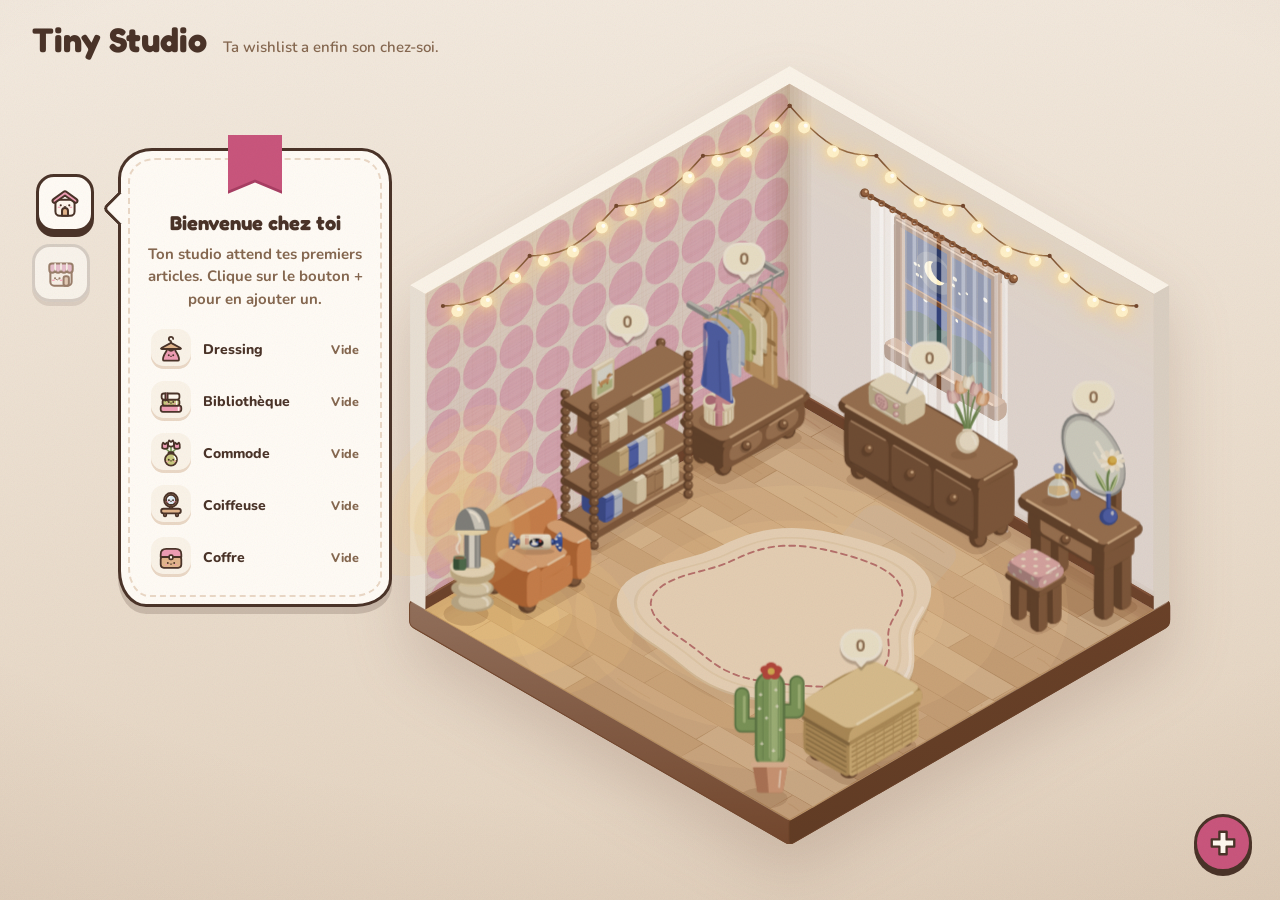
<file: site/index.html>
<!DOCTYPE html>
<html lang="fr" data-ambiance="defaut">
<head>
  <meta charset="utf-8">
  <meta name="viewport" content="width=device-width, initial-scale=1">
  <title>Tiny Studio</title>
  <meta name="description" content="Une pièce à vivre illustrée où l'on range les articles repérés en ligne.">
  <!-- Pas de référencement pendant la phase de test (issue n° 4, 19 octobre 2026) -->
  <meta name="robots" content="noindex, nofollow">
  <!-- L'icône et la vignette de partage (issue n° 8, 21 octobre 2026) : le monogramme brun sur miel, et la
       bulle au signet sur pois miel, exportés de planches/export.html. La vignette a besoin d'une adresse
       complète : les messageries ne suivent pas les chemins relatifs -->
  <link rel="icon" type="image/png" sizes="32x32" href="partage/favicon-32.png">
  <link rel="icon" type="image/png" sizes="16x16" href="partage/favicon-16.png">
  <link rel="apple-touch-icon" href="partage/apple-touch-icon.png">
  <meta name="apple-mobile-web-app-title" content="Tiny Studio">
  <meta property="og:type" content="website">
  <meta property="og:site_name" content="Tiny Studio">
  <meta property="og:title" content="Tiny Studio">
  <meta property="og:description" content="Ta wishlist a enfin son chez-soi.">
  <meta property="og:url" content="https://tiny-studio-b9f.pages.dev/">
  <meta property="og:image" content="https://tiny-studio-b9f.pages.dev/partage/vignette.jpg">
  <meta property="og:image:width" content="1200">
  <meta property="og:image:height" content="630">
  <meta property="og:image:alt" content="Tiny Studio, ta wishlist a enfin son chez-soi.">
  <meta name="twitter:card" content="summary_large_image">
  <link rel="preconnect" href="https://fonts.googleapis.com">
  <link rel="preconnect" href="https://fonts.gstatic.com" crossorigin>
  <link href="https://fonts.googleapis.com/css2?family=Fredoka:wght@500;600;700&family=Nunito:wght@600;700;800&display=swap" rel="stylesheet">
  <link rel="stylesheet" href="style.css">
  <script>
    // La porte d'entrée est en place dès le premier affichage, avant que la page ne se dessine :
    // Safari colore ses barres d'après ce premier affichage, et y prenait le miel du tiroir (retour de
    // Pauline sur iPhone, 22 octobre 2026). Mêmes conditions que dans script.js
    try {
      // Un article qui arrive du favori ou d'un lien (#ajout=…, ?lien=…) ouvre directement le studio
      const arrivee = location.hash.indexOf("#ajout=") === 0 || /[?&]lien=/.test(location.search);
      if (!arrivee && window.matchMedia("(max-width: 600px)").matches && localStorage.getItem("tiny-studio-porte-vue") !== "1") {
        document.documentElement.classList.add("porte-ouverte", "avant-entree", "piece-cachee", "entree", "tiroir-creme");
      }
    } catch (erreur) { /* script.js ouvrira la porte lui-même */ }
  </script>
</head>
<body>

  <!-- Les icônes du projet, dessinées une fois et réutilisées partout -->
  <svg class="sprite" aria-hidden="true" focusable="false">
    <symbol id="ic-maison" viewBox="0 0 32 32"><rect x="7" y="13" width="18" height="15" rx="4" class="ic-f ic" /><path d="M4.6 15.2 Q3.6 13.6 5.2 12.4 L14.4 5.6 Q16 4.4 17.6 5.6 L26.8 12.4 Q28.4 13.6 27.4 15.2 Q26.4 16.4 25 15.4 L16 8.9 L7 15.4 Q5.6 16.4 4.6 15.2 Z" class="ic-a ic" /><path d="M13.2 28 V23.4 a2.8 2.8 0 0 1 5.6 0 V28 Z" class="ic-b ic" /><g><circle cx="12" cy="18.2" r="1" class="ic-yeux" /><circle cx="12.40" cy="17.80" r="0.45" class="ic-eclat" /><circle cx="20" cy="18.2" r="1" class="ic-yeux" /><circle cx="20.40" cy="17.80" r="0.45" class="ic-eclat" /><ellipse cx="10.4" cy="20.0" rx="1.3" ry="0.8" class="ic-joue" /><ellipse cx="21.6" cy="20.0" rx="1.3" ry="0.8" class="ic-joue" /><path d="M15.0 19.3 Q16.0 20.4 17.0 19.3" class="ic-bouche" /></g></symbol>
    <symbol id="ic-boutique" viewBox="0 0 32 32"><rect x="6" y="13" width="20" height="15" rx="3.5" class="ic-f ic" /><rect x="18.4" y="19" width="5" height="9" rx="2" class="ic-b ic" /><path d="M5 9.5 Q5 7 7.5 7 H24.5 Q27 7 27 9.5 V13 a2.75 2.75 0 0 1 -5.5 0 a2.75 2.75 0 0 1 -5.5 0 a2.75 2.75 0 0 1 -5.5 0 a2.75 2.75 0 0 1 -5.5 0 Z" class="ic-a ic" /><path d="M10.5 7.5 V13 M16 7.5 V13 M21.5 7.5 V13" class="ic-rayure" /><g><circle cx="10.4" cy="21" r="1" class="ic-yeux" /><circle cx="10.80" cy="20.60" r="0.45" class="ic-eclat" /><circle cx="14.6" cy="21" r="1" class="ic-yeux" /><circle cx="15.00" cy="20.60" r="0.45" class="ic-eclat" /><ellipse cx="8.8" cy="22.8" rx="1.3" ry="0.8" class="ic-joue" /><ellipse cx="16.2" cy="22.8" rx="1.3" ry="0.8" class="ic-joue" /><path d="M11.5 22.1 Q12.5 23.2 13.5 22.1" class="ic-bouche" /></g></symbol>
    <symbol id="ic-dressing" viewBox="0 0 32 32"><path d="M16 9.5 V7.6 a2.3 2.3 0 1 1 2.3 -2.3" class="ic-trait" /><path d="M12.2 15 L11 18.5 Q7 24.5 7.5 27.6 Q7.6 28.5 8.6 28.5 H23.4 Q24.4 28.5 24.5 27.6 Q25 24.5 21 18.5 L19.8 15 Z" class="ic-a ic" /><path d="M16 9.5 L5.8 15 Q4.6 16 6.2 16 H25.8 Q27.4 16 26.2 15 Z" class="ic-b ic" /><path d="M13 16.4 Q16 19.4 19 16.4" class="ic-trait" /><g><circle cx="13.6" cy="22.6" r="1" class="ic-yeux" /><circle cx="14.00" cy="22.20" r="0.45" class="ic-eclat" /><circle cx="18.4" cy="22.6" r="1" class="ic-yeux" /><circle cx="18.80" cy="22.20" r="0.45" class="ic-eclat" /><ellipse cx="12.0" cy="24.400000000000002" rx="1.3" ry="0.8" class="ic-joue" /><ellipse cx="20.0" cy="24.400000000000002" rx="1.3" ry="0.8" class="ic-joue" /><path d="M15.0 23.700000000000003 Q16.0 24.8 17.0 23.700000000000003" class="ic-bouche" /></g></symbol>
    <symbol id="ic-bibliotheque" viewBox="0 0 32 32"><rect x="5" y="21" width="22" height="6.5" rx="2.4" class="ic-a ic" /><path d="M24 22.6 V25.9" class="ic-rayure" /><rect x="7" y="14.5" width="18" height="6.5" rx="2.4" class="ic-v ic" /><path d="M22 16.1 V19.4" class="ic-rayure" /><rect x="6" y="8" width="19" height="6.5" rx="2.4" class="ic-f ic" /><path d="M10 8 V15.6 l1.2 -1 l1.2 1 V8" class="ic-a ic" /><g><circle cx="13.6" cy="17" r="1" class="ic-yeux" /><circle cx="14.00" cy="16.60" r="0.45" class="ic-eclat" /><circle cx="18.4" cy="17" r="1" class="ic-yeux" /><circle cx="18.80" cy="16.60" r="0.45" class="ic-eclat" /><ellipse cx="12.0" cy="18.8" rx="1.3" ry="0.8" class="ic-joue" /><ellipse cx="20.0" cy="18.8" rx="1.3" ry="0.8" class="ic-joue" /><path d="M15.0 18.1 Q16.0 19.2 17.0 18.1" class="ic-bouche" /></g></symbol>
    <symbol id="ic-deco" viewBox="0 0 32 32"><path d="M16 16 V8 M16 16 Q12 13 9.6 10.4 M16 16 Q20 13 22.4 10.4" class="ic-tige" /><path transform="translate(9.6 10.6)" d="M-3 0 Q-3.6 -4 -2 -5.6 L0 -4 L2 -5.6 Q3.6 -4 3 0 Q0 2 -3 0 Z" class="ic-a ic" /><path transform="translate(16 8.2)" d="M-3 0 Q-3.6 -4 -2 -5.6 L0 -4 L2 -5.6 Q3.6 -4 3 0 Q0 2 -3 0 Z" class="ic-f ic" /><path transform="translate(22.4 10.6)" d="M-3 0 Q-3.6 -4 -2 -5.6 L0 -4 L2 -5.6 Q3.6 -4 3 0 Q0 2 -3 0 Z" class="ic-a ic" /><rect x="13.2" y="15" width="5.6" height="3.4" rx="1.2" class="ic-v ic" /><circle cx="16" cy="23" r="6.4" class="ic-v ic" /><path d="M19.4 19.8 Q21 21.2 21 23" class="ic-reflet" /><g><circle cx="13.6" cy="23.2" r="1" class="ic-yeux" /><circle cx="14.00" cy="22.80" r="0.45" class="ic-eclat" /><circle cx="18.4" cy="23.2" r="1" class="ic-yeux" /><circle cx="18.80" cy="22.80" r="0.45" class="ic-eclat" /><ellipse cx="12.0" cy="25.0" rx="1.3" ry="0.8" class="ic-joue" /><ellipse cx="20.0" cy="25.0" rx="1.3" ry="0.8" class="ic-joue" /><path d="M15.0 24.3 Q16.0 25.4 17.0 24.3" class="ic-bouche" /></g></symbol>
    <symbol id="ic-coiffeuse" viewBox="0 0 32 32"><rect x="14.7" y="17" width="2.6" height="4" rx="1" class="ic-b ic" /><circle cx="16" cy="10.6" r="7.4" class="ic-b ic" /><circle cx="16" cy="10.6" r="5.4" class="ic-verre ic" /><path d="M12.9 9 L14.8 7.1" class="ic-reflet" /><rect x="8.3" y="23.6" width="2.6" height="4.6" rx="1.2" class="ic-b ic" /><rect x="21.1" y="23.6" width="2.6" height="4.6" rx="1.2" class="ic-b ic" /><rect x="5.5" y="20" width="21" height="5" rx="2.5" class="ic-b ic" /><g><circle cx="13.8" cy="10.8" r="1" class="ic-yeux" /><circle cx="14.20" cy="10.40" r="0.45" class="ic-eclat" /><circle cx="18.2" cy="10.8" r="1" class="ic-yeux" /><circle cx="18.60" cy="10.40" r="0.45" class="ic-eclat" /><ellipse cx="12.200000000000001" cy="12.600000000000001" rx="1.3" ry="0.8" class="ic-joue" /><ellipse cx="19.8" cy="12.600000000000001" rx="1.3" ry="0.8" class="ic-joue" /><path d="M15.0 11.9 Q16.0 13.0 17.0 11.9" class="ic-bouche" /></g></symbol>
    <symbol id="ic-coffre" viewBox="0 0 32 32"><rect x="5" y="15" width="22" height="12.5" rx="3.4" class="ic-b ic" /><path d="M5 16 V13.2 Q5 7.4 11 7.4 H21 Q27 7.4 27 13.2 V16 Z" class="ic-a ic" /><rect x="14" y="14" width="4" height="4.6" rx="1.6" class="ic-f ic" /><g><circle cx="12.6" cy="22.4" r="1" class="ic-yeux" /><circle cx="13.00" cy="22.00" r="0.45" class="ic-eclat" /><circle cx="19.4" cy="22.4" r="1" class="ic-yeux" /><circle cx="19.80" cy="22.00" r="0.45" class="ic-eclat" /><ellipse cx="11.0" cy="24.2" rx="1.3" ry="0.8" class="ic-joue" /><ellipse cx="21.0" cy="24.2" rx="1.3" ry="0.8" class="ic-joue" /><path d="M15.0 23.5 Q16.0 24.599999999999998 17.0 23.5" class="ic-bouche" /></g></symbol>
    <symbol id="ic-canape" viewBox="0 0 32 32"><rect x="7" y="8.5" width="18" height="11" rx="4.2" class="ic-a ic" /><rect x="7.6" y="25" width="2.6" height="3" rx="1.1" class="ic-b ic" /><rect x="21.8" y="25" width="2.6" height="3" rx="1.1" class="ic-b ic" /><rect x="8.5" y="16.5" width="15" height="6" rx="2.6" class="ic-f ic" /><rect x="3.6" y="13" width="6.4" height="12" rx="3.2" class="ic-a ic" /><rect x="22" y="13" width="6.4" height="12" rx="3.2" class="ic-a ic" /><rect x="6" y="21" width="20" height="4.8" rx="2.2" class="ic-a ic" /><g><circle cx="13.6" cy="12.6" r="1" class="ic-yeux" /><circle cx="14.00" cy="12.20" r="0.45" class="ic-eclat" /><circle cx="18.4" cy="12.6" r="1" class="ic-yeux" /><circle cx="18.80" cy="12.20" r="0.45" class="ic-eclat" /><ellipse cx="12.0" cy="14.4" rx="1.3" ry="0.8" class="ic-joue" /><ellipse cx="20.0" cy="14.4" rx="1.3" ry="0.8" class="ic-joue" /><path d="M15.0 13.7 Q16.0 14.8 17.0 13.7" class="ic-bouche" /></g></symbol>
    <symbol id="ic-papier" viewBox="0 0 32 32"><path d="M8.5 10 H23.5 V26.5 Q20 25 16 26.6 Q12 28.2 8.5 26.5 Z" class="ic-f ic" /><g class="ic-pois"><circle cx="12" cy="14.5" r="1.5" /><circle cx="20" cy="14.5" r="1.5" /><circle cx="12" cy="22.5" r="1.5" /><circle cx="20" cy="22.5" r="1.5" /></g><rect x="5.5" y="5" width="21" height="6.4" rx="3.2" class="ic-a ic" /><ellipse cx="24" cy="8.2" rx="1.4" ry="2.4" class="ic-f ic" /><g><circle cx="14" cy="18.6" r="1" class="ic-yeux" /><circle cx="14.40" cy="18.20" r="0.45" class="ic-eclat" /><circle cx="18" cy="18.6" r="1" class="ic-yeux" /><circle cx="18.40" cy="18.20" r="0.45" class="ic-eclat" /><ellipse cx="12.4" cy="20.400000000000002" rx="1.3" ry="0.8" class="ic-joue" /><ellipse cx="19.6" cy="20.400000000000002" rx="1.3" ry="0.8" class="ic-joue" /><path d="M15.0 19.700000000000003 Q16.0 20.8 17.0 19.700000000000003" class="ic-bouche" /></g></symbol>
    <symbol id="ic-sol" viewBox="0 0 32 32"><rect x="5" y="5" width="22" height="22" rx="5.5" class="ic-b ic" /><path d="M5.6 10.5 H26.4 M5.6 16 H26.4 M5.6 21.5 H26.4 M14 5.6 V10.5 M21 10.5 V16 M11 16 V21.5 M18.5 21.5 V26.4" class="ic-lame" /><path d="M8.4 8.2 L10.6 6.4" class="ic-reflet" /><g><circle cx="12.6" cy="13.3" r="1" class="ic-yeux" /><circle cx="13.00" cy="12.90" r="0.45" class="ic-eclat" /><circle cx="19.4" cy="13.3" r="1" class="ic-yeux" /><circle cx="19.80" cy="12.90" r="0.45" class="ic-eclat" /><ellipse cx="11.0" cy="15.100000000000001" rx="1.3" ry="0.8" class="ic-joue" /><ellipse cx="21.0" cy="15.100000000000001" rx="1.3" ry="0.8" class="ic-joue" /></g></symbol>
    <symbol id="ic-chien" viewBox="0 0 32 32"><path d="M9.4 9.6 Q3.4 10.6 4.6 19.4 Q5.6 23 9.6 19.6 Z" class="ic-fauve-fonce ic" /><path d="M22.6 9.6 Q28.6 10.6 27.4 19.4 Q26.4 23 22.4 19.6 Z" class="ic-fauve-fonce ic" /><ellipse cx="16" cy="16" rx="8.6" ry="8.4" class="ic-fauve ic" /><ellipse cx="16" cy="20.4" rx="4.6" ry="3.4" class="ic-fauve-clair ic" /><ellipse cx="16" cy="18.4" rx="1.7" ry="1.2" class="ic-yeux" /><circle cx="12.4" cy="15" r="1.15" class="ic-yeux" /><circle cx="12.80" cy="14.60" r="0.45" class="ic-eclat" /><circle cx="19.6" cy="15" r="1.15" class="ic-yeux" /><circle cx="20.00" cy="14.60" r="0.45" class="ic-eclat" /><path d="M9.4 24.6 Q16 28 22.6 24.6" class="ic-collier" /><path d="M16 26.4 c-0.9 -1.2 -2.7 -0.4 -1.9 0.9 l1.9 1.8 l1.9 -1.8 c0.8 -1.3 -1 -2.1 -1.9 -0.9 Z" class="ic-medaille" /><g><ellipse cx="10.6" cy="17.8" rx="1.4" ry="0.85" class="ic-joue" /><ellipse cx="21.4" cy="17.8" rx="1.4" ry="0.85" class="ic-joue" /></g></symbol>
    <!-- Les actions d'une fiche et le bouton « + » (issue n° 5, 20 octobre 2026), style sobre -->
    <symbol id="ic-crayon" viewBox="0 0 32 32"><g transform="rotate(135 16 16)"><rect x="3.5" y="12.4" width="5" height="7.2" rx="2.2" class="ic-f ic" /><rect x="8" y="12.4" width="13.5" height="7.2" rx="1.2" class="ic-a ic" /><path d="M21.5 12.4 L28.2 16 L21.5 19.6 Z" class="ic-b ic" /><path d="M25.9 14.8 L28.2 16 L25.9 17.2 Z" class="ic-yeux" /></g></symbol>
    <symbol id="ic-deplacer" viewBox="0 0 32 32"><path d="M6.5 11 H24.5 M20.5 7 L24.5 11 L20.5 15" class="ic-trait" style="stroke-width:2.1" /><path d="M25.5 21 H7.5 M11.5 17 L7.5 21 L11.5 25" class="ic-trait" style="stroke-width:2.1" /></symbol>
    <symbol id="ic-poubelle" viewBox="0 0 32 32"><path d="M13 8.4 V7 Q13 5.6 14.4 5.6 H17.6 Q19 5.6 19 7 V8.4" class="ic-trait" /><path d="M9.2 12 H22.8 L21.6 25.4 Q21.4 27 19.8 27 H12.2 Q10.6 27 10.4 25.4 Z" class="ic-f ic" /><rect x="6.6" y="8.4" width="18.8" height="3.8" rx="1.9" class="ic-a ic" /><path d="M13.4 15.6 V23.4 M16 15.6 V23.4 M18.6 15.6 V23.4" class="ic-trait" style="stroke-width:1.4" /></symbol>
    <symbol id="ic-plus" viewBox="0 0 32 32"><path d="M12.6 5.4 H19.4 V12.6 H26.6 V19.4 H19.4 V26.6 H12.6 V19.4 H5.4 V12.6 H12.6 Z" class="ic-f ic" style="stroke-width:2.2" /></symbol>
  </svg>

  <header class="entete">
    <p class="marque">Tiny Studio</p>
    <p class="accroche">Ta wishlist a enfin son chez-soi.</p>
    <p class="alerte-stockage" id="alerte-stockage" role="status" hidden>Ton navigateur n'enregistre pas tes articles : ils disparaîtront à la fermeture de la page.</p>
  </header>

  <main class="scene">
    <h1 class="sr-only">Le studio</h1>

    <!-- Le menu, façon jeu : des onglets à gauche, et une bulle cousue qui change de contenu -->
    <div class="menu">
      <div class="onglets" role="tablist" aria-label="Menu du studio" aria-orientation="vertical">
        <button class="onglet" type="button" role="tab" id="onglet-accueil" aria-controls="volet-accueil" aria-selected="true" title="Accueil"><svg><use href="#ic-maison" /></svg><span class="sr-only">Accueil</span></button>
        <button class="onglet" type="button" role="tab" id="onglet-boutique" aria-controls="volet-boutique" aria-selected="false" tabindex="-1" title="Boutique"><svg><use href="#ic-boutique" /></svg><span class="sr-only">Boutique</span></button>
      </div>

      <div class="bulle" id="bulle">
        <section class="volet" role="tabpanel" id="volet-accueil" aria-labelledby="onglet-accueil">
          <span class="ruban" aria-hidden="true"></span>
          <h2>Bienvenue chez toi</h2>
          <p id="accueil-texte">Ton studio prend vie. Clique sur le bouton + pour ajouter un nouvel article.</p>
          <!-- Sur ordinateur, les meubles en liste dans la bulle, à la place de la barre (piste B, choisie
               par Pauline le 19 octobre 2026). Sur tablette et téléphone, c'est la barre du bas -->
          <ul class="liste-meubles" aria-label="Les meubles">
            <li><button type="button" data-meuble="dressing"><span class="tuile"><svg><use href="#ic-dressing" /></svg></span><span class="nom">Dressing</span><span class="compte-ligne" data-compte-texte="dressing"></span></button></li>
            <li><button type="button" data-meuble="bibliotheque"><span class="tuile"><svg><use href="#ic-bibliotheque" /></svg></span><span class="nom">Bibliothèque</span><span class="compte-ligne" data-compte-texte="bibliotheque"></span></button></li>
            <li><button type="button" data-meuble="deco"><span class="tuile"><svg><use href="#ic-deco" /></svg></span><span class="nom">Commode</span><span class="compte-ligne" data-compte-texte="deco"></span></button></li>
            <li><button type="button" data-meuble="coiffeuse"><span class="tuile"><svg><use href="#ic-coiffeuse" /></svg></span><span class="nom">Coiffeuse</span><span class="compte-ligne" data-compte-texte="coiffeuse"></span></button></li>
            <li><button type="button" data-meuble="coffre"><span class="tuile"><svg><use href="#ic-coffre" /></svg></span><span class="nom">Coffre</span><span class="compte-ligne" data-compte-texte="coffre"></span></button></li>
          </ul>
        </section>

        <section class="volet" role="tabpanel" id="volet-boutique" aria-labelledby="onglet-boutique" hidden>
          <span class="ruban" aria-hidden="true"></span>
          <h2>La boutique ouvre bientôt</h2>
          <p>De quoi personnaliser ton studio, petit à petit.</p>
          <ul class="boutique-liste">
            <li><svg><use href="#ic-canape" /></svg>Des meubles</li>
            <li><svg><use href="#ic-papier" /></svg>Des papiers peints</li>
            <li><svg><use href="#ic-sol" /></svg>Des sols</li>
            <li><svg><use href="#ic-chien" /></svg>Un compagnon</li>
          </ul>
          <p class="centre"><span class="bientot-tag">Bientôt</span></p>
        </section>
      </div>
    </div>

    <div class="cadre-piece">
      <!-- Le studio en vue isométrique, fabriqué par un générateur : chaque meuble est un bouton -->
      <!-- PIECE -->
      <svg class="studio" viewBox="60 26 660 676" role="group" aria-label="Le studio en vue isométrique, avec ses cinq meubles">
        <defs>
          <linearGradient id="g-lumiere" x1="0" y1="0" x2="0" y2="1"><stop offset="0" stop-color="#FFFFFF" stop-opacity="0.22" /><stop offset="1" stop-color="#FFFFFF" stop-opacity="0" /></linearGradient>
          <linearGradient id="g-ombre" x1="0" y1="0" x2="0" y2="1"><stop offset="0" stop-color="#3B2414" stop-opacity="0" /><stop offset="1" stop-color="#3B2414" stop-opacity="0.18" /></linearGradient>
          <linearGradient id="g-ciel" x1="0" y1="0" x2="0" y2="1"><stop offset="0" class="ciel-haut" /><stop offset="1" class="ciel-bas" /></linearGradient>
          <radialGradient id="g-papier" cx="0.5" cy="0.45" r="0.7"><stop offset="0" stop-color="#FFF1D2" stop-opacity="0.75" /><stop offset="1" stop-color="#FFFFFF" stop-opacity="0" /></radialGradient>
        </defs>
        <g style="--c: var(--socle)"><path d="M65.2 506.5 Q65.2 511.5 69.6 514.0 L385.7 696.5 Q390.0 699.0 394.3 696.5 L710.4 514.0 Q714.8 511.5 714.8 506.5 L714.8 495.5 Q714.8 490.5 710.4 488.0 L394.3 305.5 Q390.0 303.0 385.7 305.5 L69.6 488.0 Q65.2 490.5 65.2 495.5 Z" class="v ombre" /><path d="M65.2 508.0 Q65.2 511.5 68.3 513.2 L387.0 697.2 Q390.0 699.0 390.0 695.5 L390.0 681.5 Q390.0 678.0 387.0 676.2 L68.3 492.2 Q65.2 490.5 65.2 494.0 Z" class="v clair" /><path d="M65.2 508.0 Q65.2 511.5 68.3 513.2 L387.0 697.2 Q390.0 699.0 390.0 695.5 L390.0 681.5 Q390.0 678.0 387.0 676.2 L68.3 492.2 Q65.2 490.5 65.2 494.0 Z" class="voile-lumiere" /><path d="M714.8 508.0 Q714.8 511.5 711.7 513.2 L393.0 697.2 Q390.0 699.0 390.0 695.5 L390.0 681.5 Q390.0 678.0 393.0 676.2 L711.7 492.2 Q714.8 490.5 714.8 494.0 Z" class="v ombre" /><path d="M714.8 508.0 Q714.8 511.5 711.7 513.2 L393.0 697.2 Q390.0 699.0 390.0 695.5 L390.0 681.5 Q390.0 678.0 393.0 676.2 L711.7 492.2 Q714.8 490.5 714.8 494.0 Z" class="voile-ombre" /><path d="M387.0 304.8 Q390.0 303.0 393.0 304.8 L711.7 488.8 Q714.8 490.5 711.7 492.2 L393.0 676.2 Q390.0 678.0 387.0 676.2 L68.3 492.2 Q65.2 490.5 68.3 488.8 Z" class="v haut" /></g><polygon points="390.0,318.0 701.8,498.0 390.0,678.0 78.2,498.0" class="sol" /><polygon points="390.0,318.0 78.2,498.0 78.2,228.0 390.0,48.0" class="mur-g" /><polygon points="390.0,318.0 701.8,498.0 701.8,228.0 390.0,48.0" class="mur-d" /><path d="M390.2 317.8 L702.0 497.9 L390.3 678.0 L77.9 498.2 L390.2 317.8 Z" fill="#D9B384" /><path d="M390.2 317.8 L427.6 339.6 L407.9 350.9 L370.7 329.1 L390.2 317.8 Z" fill="#E0BE91" /><path d="M427.1 340.0 L408.2 350.3" fill="none" stroke="#B88D5C" stroke-width="1.0" stroke-linecap="round" stroke-linejoin="round" opacity="0.8" /><path d="M394.0 329.3 Q405.8 335.0 416.0 343.2" fill="none" stroke="#C99E6D" stroke-width="0.9" stroke-linecap="round" opacity="0.5" /><path d="M427.6 339.6 L515.1 390.2 L495.8 401.5 L407.9 350.9 L427.6 339.6 Z" fill="#E0BE91" /><path d="M514.4 390.7 L496.3 401.0" fill="none" stroke="#B88D5C" stroke-width="1.0" stroke-linecap="round" stroke-linejoin="round" opacity="0.8" /><path d="M515.1 390.2 L611.5 445.9 L591.5 457.1 L495.8 401.5 L515.1 390.2 Z" fill="#E0BE91" /><path d="M610.6 446.2 L592.4 456.5" fill="none" stroke="#B88D5C" stroke-width="1.0" stroke-linecap="round" stroke-linejoin="round" opacity="0.8" /><path d="M526.5 405.8 Q540.5 414.0 554.1 422.9" fill="none" stroke="#C99E6D" stroke-width="0.9" stroke-linecap="round" opacity="0.5" /><path d="M611.5 445.9 L702.0 497.9 L682.0 509.3 L591.5 457.1 L611.5 445.9 Z" fill="#D1A978" /><path d="M701.3 498.4 L682.6 509.0" fill="none" stroke="#B88D5C" stroke-width="1.0" stroke-linecap="round" stroke-linejoin="round" opacity="0.8" /><path d="M646.2 474.9 Q659.3 484.6 673.8 492.0" fill="none" stroke="#C99E6D" stroke-width="0.9" stroke-linecap="round" opacity="0.5" /><path d="M370.7 329.1 L682.1 509.3" fill="none" stroke="#B88D5C" stroke-width="1.0" stroke-linecap="round" stroke-linejoin="round" opacity="0.85" /><path d="M370.7 329.1 L385.8 337.6 L366.4 349.4 L351.3 340.4 L370.7 329.1 Z" fill="#E0BE91" /><path d="M384.9 338.1 L366.5 348.8" fill="none" stroke="#B88D5C" stroke-width="1.0" stroke-linecap="round" stroke-linejoin="round" opacity="0.8" /><path d="M385.8 337.6 L481.2 393.4 L462.1 404.4 L366.4 349.4 L385.8 337.6 Z" fill="#D9B384" /><path d="M481.1 393.7 L462.4 404.2" fill="none" stroke="#B88D5C" stroke-width="1.0" stroke-linecap="round" stroke-linejoin="round" opacity="0.8" /><path d="M398.8 354.6 Q413.2 362.0 426.4 371.6" fill="none" stroke="#C99E6D" stroke-width="0.9" stroke-linecap="round" opacity="0.5" /><path d="M481.2 393.4 L570.1 444.4 L550.7 456.1 L462.1 404.4 L481.2 393.4 Z" fill="#D9B384" /><path d="M569.9 444.6 L551.2 455.6" fill="none" stroke="#B88D5C" stroke-width="1.0" stroke-linecap="round" stroke-linejoin="round" opacity="0.8" /><path d="M570.1 444.4 L655.1 493.9 L635.8 505.1 L550.7 456.1 L570.1 444.4 Z" fill="#D1A978" /><path d="M654.8 493.9 L636.5 504.8" fill="none" stroke="#B88D5C" stroke-width="1.0" stroke-linecap="round" stroke-linejoin="round" opacity="0.8" /><path d="M590.3 465.1 Q603.5 474.6 617.9 482.2" fill="none" stroke="#C99E6D" stroke-width="0.9" stroke-linecap="round" opacity="0.5" /><path d="M655.1 493.9 L682.0 509.3 L662.7 520.8 L635.8 505.1 L655.1 493.9 Z" fill="#E0BE91" /><path d="M681.9 509.4 L663.2 520.4" fill="none" stroke="#B88D5C" stroke-width="1.0" stroke-linecap="round" stroke-linejoin="round" opacity="0.8" /><path d="M351.2 340.4 L662.7 520.7" fill="none" stroke="#B88D5C" stroke-width="1.0" stroke-linecap="round" stroke-linejoin="round" opacity="0.85" /><path d="M351.3 340.4 L378.7 356.0 L359.1 367.4 L331.4 351.9 L351.3 340.4 Z" fill="#E0BE91" /><path d="M377.9 356.8 L359.4 367.2" fill="none" stroke="#B88D5C" stroke-width="1.0" stroke-linecap="round" stroke-linejoin="round" opacity="0.8" /><path d="M355.4 352.0 Q361.0 356.2 367.0 359.9" fill="none" stroke="#C99E6D" stroke-width="0.9" stroke-linecap="round" opacity="0.5" /><path d="M378.7 356.0 L463.6 405.0 L443.6 416.4 L359.1 367.4 L378.7 356.0 Z" fill="#E0BE91" /><path d="M463.0 405.8 L444.4 416.3" fill="none" stroke="#B88D5C" stroke-width="1.0" stroke-linecap="round" stroke-linejoin="round" opacity="0.8" /><path d="M463.6 405.0 L556.5 459.2 L536.7 470.4 L443.6 416.4 L463.6 405.0 Z" fill="#E0BE91" /><path d="M555.9 459.1 L537.3 469.8" fill="none" stroke="#B88D5C" stroke-width="1.0" stroke-linecap="round" stroke-linejoin="round" opacity="0.8" /><path d="M494.4 432.3 Q508.9 439.6 522.0 449.3" fill="none" stroke="#C99E6D" stroke-width="0.9" stroke-linecap="round" opacity="0.5" /><path d="M556.5 459.2 L662.7 520.8 L643.3 532.0 L536.7 470.4 L556.5 459.2 Z" fill="#E0BE91" /><path d="M662.2 520.9 L643.9 531.2" fill="none" stroke="#B88D5C" stroke-width="1.0" stroke-linecap="round" stroke-linejoin="round" opacity="0.8" /><path d="M599.8 493.1 Q614.2 500.7 627.4 510.2" fill="none" stroke="#C99E6D" stroke-width="0.9" stroke-linecap="round" opacity="0.5" /><path d="M331.5 351.9 L643.3 531.9" fill="none" stroke="#B88D5C" stroke-width="1.0" stroke-linecap="round" stroke-linejoin="round" opacity="0.85" /><path d="M331.4 351.9 L379.1 379.2 L359.1 390.7 L312.2 363.2 L331.4 351.9 Z" fill="#D1A978" /><path d="M378.5 379.3 L360.2 390.0" fill="none" stroke="#B88D5C" stroke-width="1.0" stroke-linecap="round" stroke-linejoin="round" opacity="0.8" /><path d="M338.4 364.7 Q352.2 373.2 366.0 381.8" fill="none" stroke="#C99E6D" stroke-width="0.9" stroke-linecap="round" opacity="0.5" /><path d="M379.1 379.2 L480.3 437.7 L460.8 448.5 L359.1 390.7 L379.1 379.2 Z" fill="#E0BE91" /><path d="M479.9 437.9 L461.3 448.4" fill="none" stroke="#B88D5C" stroke-width="1.0" stroke-linecap="round" stroke-linejoin="round" opacity="0.8" /><path d="M403.0 402.0 Q417.3 409.6 430.6 419.0" fill="none" stroke="#C99E6D" stroke-width="0.9" stroke-linecap="round" opacity="0.5" /><path d="M480.3 437.7 L549.1 477.2 L529.7 488.7 L460.8 448.5 L480.3 437.7 Z" fill="#D9B384" /><path d="M548.7 477.8 L530.0 488.2" fill="none" stroke="#B88D5C" stroke-width="1.0" stroke-linecap="round" stroke-linejoin="round" opacity="0.8" /><path d="M495.0 455.1 Q508.6 463.9 522.6 472.2" fill="none" stroke="#C99E6D" stroke-width="0.9" stroke-linecap="round" opacity="0.5" /><path d="M549.1 477.2 L643.3 532.0 L623.9 542.8 L529.7 488.7 L549.1 477.2 Z" fill="#D9B384" /><path d="M642.7 532.2 L624.1 542.6" fill="none" stroke="#B88D5C" stroke-width="1.0" stroke-linecap="round" stroke-linejoin="round" opacity="0.8" /><path d="M312.2 363.1 L623.9 542.9" fill="none" stroke="#B88D5C" stroke-width="1.0" stroke-linecap="round" stroke-linejoin="round" opacity="0.85" /><path d="M312.2 363.2 L335.2 376.2 L315.5 387.9 L292.8 374.1 L312.2 363.2 Z" fill="#D1A978" /><path d="M334.9 376.8 L316.5 387.6" fill="none" stroke="#B88D5C" stroke-width="1.0" stroke-linecap="round" stroke-linejoin="round" opacity="0.8" /><path d="M310.8 371.3 Q317.1 376.0 323.9 380.0" fill="none" stroke="#C99E6D" stroke-width="0.9" stroke-linecap="round" opacity="0.5" /><path d="M335.2 376.2 L429.4 431.0 L409.8 441.7 L315.5 387.9 L335.2 376.2 Z" fill="#D9B384" /><path d="M428.9 430.9 L410.5 441.5" fill="none" stroke="#B88D5C" stroke-width="1.0" stroke-linecap="round" stroke-linejoin="round" opacity="0.8" /><path d="M429.4 431.0 L512.4 478.6 L492.3 489.5 L409.8 441.7 L429.4 431.0 Z" fill="#D1A978" /><path d="M511.5 478.8 L493.2 489.4" fill="none" stroke="#B88D5C" stroke-width="1.0" stroke-linecap="round" stroke-linejoin="round" opacity="0.8" /><path d="M449.9 451.6 Q464.4 459.0 477.5 468.7" fill="none" stroke="#C99E6D" stroke-width="0.9" stroke-linecap="round" opacity="0.5" /><path d="M512.4 478.6 L599.9 529.0 L580.1 540.5 L492.3 489.5 L512.4 478.6 Z" fill="#D9B384" /><path d="M599.1 529.6 L580.7 540.2" fill="none" stroke="#B88D5C" stroke-width="1.0" stroke-linecap="round" stroke-linejoin="round" opacity="0.8" /><path d="M599.9 529.0 L623.9 542.8 L604.6 554.5 L580.1 540.5 L599.9 529.0 Z" fill="#D9B384" /><path d="M623.6 543.4 L604.6 553.8" fill="none" stroke="#B88D5C" stroke-width="1.0" stroke-linecap="round" stroke-linejoin="round" opacity="0.8" /><path d="M602.2 539.5 Q608.0 542.0 612.5 546.6" fill="none" stroke="#C99E6D" stroke-width="0.9" stroke-linecap="round" opacity="0.5" /><path d="M292.7 374.2 L604.5 554.5" fill="none" stroke="#B88D5C" stroke-width="1.0" stroke-linecap="round" stroke-linejoin="round" opacity="0.85" /><path d="M292.8 374.1 L358.2 412.0 L338.6 423.5 L272.8 385.4 L292.8 374.1 Z" fill="#D1A978" /><path d="M357.5 412.2 L338.8 423.0" fill="none" stroke="#B88D5C" stroke-width="1.0" stroke-linecap="round" stroke-linejoin="round" opacity="0.8" /><path d="M313.4 395.3 Q327.2 403.8 341.0 412.4" fill="none" stroke="#C99E6D" stroke-width="0.9" stroke-linecap="round" opacity="0.5" /><path d="M358.2 412.0 L435.5 457.0 L416.4 468.5 L338.6 423.5 L358.2 412.0 Z" fill="#D9B384" /><path d="M435.2 457.1 L416.7 467.7" fill="none" stroke="#B88D5C" stroke-width="1.0" stroke-linecap="round" stroke-linejoin="round" opacity="0.8" /><path d="M435.5 457.0 L545.1 519.9 L525.7 531.1 L416.4 468.5 L435.5 457.0 Z" fill="#E0BE91" /><path d="M544.4 520.1 L525.7 530.8" fill="none" stroke="#B88D5C" stroke-width="1.0" stroke-linecap="round" stroke-linejoin="round" opacity="0.8" /><path d="M480.1 491.5 Q494.5 499.1 507.7 508.6" fill="none" stroke="#C99E6D" stroke-width="0.9" stroke-linecap="round" opacity="0.5" /><path d="M545.1 519.9 L604.6 554.5 L585.1 565.4 L525.7 531.1 L545.1 519.9 Z" fill="#D1A978" /><path d="M603.7 554.4 L585.3 565.3" fill="none" stroke="#B88D5C" stroke-width="1.0" stroke-linecap="round" stroke-linejoin="round" opacity="0.8" /><path d="M272.9 385.4 L585.0 565.4" fill="none" stroke="#B88D5C" stroke-width="1.0" stroke-linecap="round" stroke-linejoin="round" opacity="0.85" /><path d="M272.8 385.4 L315.0 409.5 L295.5 421.0 L253.8 396.6 L272.8 385.4 Z" fill="#D1A978" /><path d="M314.2 409.7 L295.5 420.2" fill="none" stroke="#B88D5C" stroke-width="1.0" stroke-linecap="round" stroke-linejoin="round" opacity="0.8" /><path d="M315.0 409.5 L397.2 457.0 L377.1 468.1 L295.5 421.0 L315.0 409.5 Z" fill="#E0BE91" /><path d="M396.3 457.1 L377.8 467.8" fill="none" stroke="#B88D5C" stroke-width="1.0" stroke-linecap="round" stroke-linejoin="round" opacity="0.8" /><path d="M397.2 457.0 L502.0 517.2 L482.1 528.4 L377.1 468.1 L397.2 457.0 Z" fill="#D9B384" /><path d="M501.0 517.9 L482.9 528.3" fill="none" stroke="#B88D5C" stroke-width="1.0" stroke-linecap="round" stroke-linejoin="round" opacity="0.8" /><path d="M429.4 484.8 Q442.5 494.5 457.0 501.8" fill="none" stroke="#C99E6D" stroke-width="0.9" stroke-linecap="round" opacity="0.5" /><path d="M502.0 517.2 L582.5 564.3 L563.3 575.9 L482.1 528.4 L502.0 517.2 Z" fill="#E0BE91" /><path d="M582.2 564.9 L563.9 575.2" fill="none" stroke="#B88D5C" stroke-width="1.0" stroke-linecap="round" stroke-linejoin="round" opacity="0.8" /><path d="M582.5 564.3 L585.1 565.4 L565.3 576.6 L563.3 575.9 L582.5 564.3 Z" fill="#D9B384" /><path d="M584.1 565.7 L565.7 576.3" fill="none" stroke="#B88D5C" stroke-width="1.0" stroke-linecap="round" stroke-linejoin="round" opacity="0.8" /><path d="M253.8 396.6 L565.3 576.7" fill="none" stroke="#B88D5C" stroke-width="1.0" stroke-linecap="round" stroke-linejoin="round" opacity="0.85" /><path d="M253.8 396.6 L282.3 413.5 L262.9 424.3 L233.9 408.0 L253.8 396.6 Z" fill="#D9B384" /><path d="M281.6 413.7 L263.5 424.5" fill="none" stroke="#B88D5C" stroke-width="1.0" stroke-linecap="round" stroke-linejoin="round" opacity="0.8" /><path d="M282.3 413.5 L355.3 455.8 L335.5 466.5 L262.9 424.3 L282.3 413.5 Z" fill="#D1A978" /><path d="M354.9 455.9 L336.2 466.5" fill="none" stroke="#B88D5C" stroke-width="1.0" stroke-linecap="round" stroke-linejoin="round" opacity="0.8" /><path d="M294.4 429.3 Q308.1 438.0 322.0 446.4" fill="none" stroke="#C99E6D" stroke-width="0.9" stroke-linecap="round" opacity="0.5" /><path d="M355.3 455.8 L463.6 517.8 L443.8 529.4 L335.5 466.5 L355.3 455.8 Z" fill="#E0BE91" /><path d="M463.2 518.3 L444.6 529.1" fill="none" stroke="#B88D5C" stroke-width="1.0" stroke-linecap="round" stroke-linejoin="round" opacity="0.8" /><path d="M463.6 517.8 L560.7 574.1 L541.3 585.7 L443.8 529.4 L463.6 517.8 Z" fill="#D1A978" /><path d="M560.3 574.7 L541.8 585.2" fill="none" stroke="#B88D5C" stroke-width="1.0" stroke-linecap="round" stroke-linejoin="round" opacity="0.8" /><path d="M560.7 574.1 L565.3 576.6 L546.1 588.3 L541.3 585.7 L560.7 574.1 Z" fill="#E0BE91" /><path d="M564.9 577.3 L546.3 587.7" fill="none" stroke="#B88D5C" stroke-width="1.0" stroke-linecap="round" stroke-linejoin="round" opacity="0.8" /><path d="M554.6 579.5 Q553.6 579.4 554.0 580.3" fill="none" stroke="#C99E6D" stroke-width="0.9" stroke-linecap="round" opacity="0.5" /><path d="M233.9 408.0 L546.0 588.2" fill="none" stroke="#B88D5C" stroke-width="1.0" stroke-linecap="round" stroke-linejoin="round" opacity="0.85" /><path d="M233.9 408.0 L281.9 435.4 L262.3 446.6 L214.9 419.4 L233.9 408.0 Z" fill="#E0BE91" /><path d="M281.3 435.8 L262.7 446.6" fill="none" stroke="#B88D5C" stroke-width="1.0" stroke-linecap="round" stroke-linejoin="round" opacity="0.8" /><path d="M281.9 435.4 L372.6 488.0 L353.4 499.2 L262.3 446.6 L281.9 435.4 Z" fill="#D9B384" /><path d="M372.1 488.1 L353.6 498.9" fill="none" stroke="#B88D5C" stroke-width="1.0" stroke-linecap="round" stroke-linejoin="round" opacity="0.8" /><path d="M372.6 488.0 L446.6 530.7 L427.2 542.1 L353.4 499.2 L372.6 488.0 Z" fill="#D9B384" /><path d="M445.9 530.9 L428.0 541.8" fill="none" stroke="#B88D5C" stroke-width="1.0" stroke-linecap="round" stroke-linejoin="round" opacity="0.8" /><path d="M446.6 530.7 L546.1 588.3 L526.4 599.4 L427.2 542.1 L446.6 530.7 Z" fill="#D1A978" /><path d="M545.2 588.1 L526.9 599.1" fill="none" stroke="#B88D5C" stroke-width="1.0" stroke-linecap="round" stroke-linejoin="round" opacity="0.8" /><path d="M214.8 419.3 L526.4 599.4" fill="none" stroke="#B88D5C" stroke-width="1.0" stroke-linecap="round" stroke-linejoin="round" opacity="0.85" /><path d="M214.9 419.4 L243.8 435.9 L224.7 447.5 L194.9 430.8 L214.9 419.4 Z" fill="#D9B384" /><path d="M243.6 436.7 L224.9 447.2" fill="none" stroke="#B88D5C" stroke-width="1.0" stroke-linecap="round" stroke-linejoin="round" opacity="0.8" /><path d="M243.8 435.9 L319.1 479.9 L299.9 490.9 L224.7 447.5 L243.8 435.9 Z" fill="#D1A978" /><path d="M319.0 480.0 L300.3 490.8" fill="none" stroke="#B88D5C" stroke-width="1.0" stroke-linecap="round" stroke-linejoin="round" opacity="0.8" /><path d="M319.1 479.9 L415.5 535.3 L396.0 546.3 L299.9 490.9 L319.1 479.9 Z" fill="#E0BE91" /><path d="M414.8 535.5 L396.5 546.3" fill="none" stroke="#B88D5C" stroke-width="1.0" stroke-linecap="round" stroke-linejoin="round" opacity="0.8" /><path d="M415.5 535.3 L508.6 588.6 L488.8 600.1 L396.0 546.3 L415.5 535.3 Z" fill="#D9B384" /><path d="M508.1 589.2 L489.8 600.0" fill="none" stroke="#B88D5C" stroke-width="1.0" stroke-linecap="round" stroke-linejoin="round" opacity="0.8" /><path d="M508.6 588.6 L526.4 599.4 L506.9 610.2 L488.8 600.1 L508.6 588.6 Z" fill="#D1A978" /><path d="M526.0 599.6 L507.5 610.0" fill="none" stroke="#B88D5C" stroke-width="1.0" stroke-linecap="round" stroke-linejoin="round" opacity="0.8" /><path d="M195.0 430.7 L506.9 610.3" fill="none" stroke="#B88D5C" stroke-width="1.0" stroke-linecap="round" stroke-linejoin="round" opacity="0.85" /><path d="M194.9 430.8 L235.5 453.9 L216.0 465.1 L175.8 441.8 L194.9 430.8 Z" fill="#D9B384" /><path d="M235.3 454.1 L216.5 465.0" fill="none" stroke="#B88D5C" stroke-width="1.0" stroke-linecap="round" stroke-linejoin="round" opacity="0.8" /><path d="M235.5 453.9 L309.3 496.1 L289.5 507.4 L216.0 465.1 L235.5 453.9 Z" fill="#D9B384" /><path d="M308.5 496.8 L289.9 507.3" fill="none" stroke="#B88D5C" stroke-width="1.0" stroke-linecap="round" stroke-linejoin="round" opacity="0.8" /><path d="M309.3 496.1 L389.8 542.5 L370.1 553.7 L289.5 507.4 L309.3 496.1 Z" fill="#D9B384" /><path d="M388.9 543.3 L370.8 553.8" fill="none" stroke="#B88D5C" stroke-width="1.0" stroke-linecap="round" stroke-linejoin="round" opacity="0.8" /><path d="M389.8 542.5 L484.9 597.5 L465.3 608.6 L370.1 553.7 L389.8 542.5 Z" fill="#D1A978" /><path d="M484.2 597.9 L465.6 608.6" fill="none" stroke="#B88D5C" stroke-width="1.0" stroke-linecap="round" stroke-linejoin="round" opacity="0.8" /><path d="M401.7 558.7 Q415.5 567.3 429.3 575.8" fill="none" stroke="#C99E6D" stroke-width="0.9" stroke-linecap="round" opacity="0.5" /><path d="M484.9 597.5 L506.9 610.2 L487.4 622.0 L465.3 608.6 L484.9 597.5 Z" fill="#D9B384" /><path d="M506.4 610.9 L487.9 621.2" fill="none" stroke="#B88D5C" stroke-width="1.0" stroke-linecap="round" stroke-linejoin="round" opacity="0.8" /><path d="M485.2 607.0 Q490.3 610.6 495.5 614.1" fill="none" stroke="#C99E6D" stroke-width="0.9" stroke-linecap="round" opacity="0.5" /><path d="M175.8 441.8 L487.4 621.9" fill="none" stroke="#B88D5C" stroke-width="1.0" stroke-linecap="round" stroke-linejoin="round" opacity="0.85" /><path d="M175.8 441.8 L188.1 448.7 L169.0 460.5 L156.0 453.1 L175.8 441.8 Z" fill="#D9B384" /><path d="M187.8 449.2 L169.3 459.9" fill="none" stroke="#B88D5C" stroke-width="1.0" stroke-linecap="round" stroke-linejoin="round" opacity="0.8" /><path d="M171.8 448.5 Q173.9 451.1 176.9 452.6" fill="none" stroke="#C99E6D" stroke-width="0.9" stroke-linecap="round" opacity="0.5" /><path d="M188.1 448.7 L264.6 492.8 L244.6 504.4 L169.0 460.5 L188.1 448.7 Z" fill="#D1A978" /><path d="M263.7 493.3 L245.4 503.7" fill="none" stroke="#B88D5C" stroke-width="1.0" stroke-linecap="round" stroke-linejoin="round" opacity="0.8" /><path d="M207.4 469.1 Q220.7 478.5 235.1 486.2" fill="none" stroke="#C99E6D" stroke-width="0.9" stroke-linecap="round" opacity="0.5" /><path d="M264.6 492.8 L369.3 553.2 L350.1 564.8 L244.6 504.4 L264.6 492.8 Z" fill="#D1A978" /><path d="M368.6 553.9 L350.5 564.4" fill="none" stroke="#B88D5C" stroke-width="1.0" stroke-linecap="round" stroke-linejoin="round" opacity="0.8" /><path d="M292.1 518.0 Q306.1 526.2 319.7 535.0" fill="none" stroke="#C99E6D" stroke-width="0.9" stroke-linecap="round" opacity="0.5" /><path d="M369.3 553.2 L472.2 612.5 L452.1 623.8 L350.1 564.8 L369.3 553.2 Z" fill="#D9B384" /><path d="M471.5 613.2 L453.1 623.7" fill="none" stroke="#B88D5C" stroke-width="1.0" stroke-linecap="round" stroke-linejoin="round" opacity="0.8" /><path d="M472.2 612.5 L487.4 622.0 L467.9 633.2 L452.1 623.8 L472.2 612.5 Z" fill="#D9B384" /><path d="M487.0 621.9 L468.7 632.7" fill="none" stroke="#B88D5C" stroke-width="1.0" stroke-linecap="round" stroke-linejoin="round" opacity="0.8" /><path d="M156.0 453.1 L467.9 633.1" fill="none" stroke="#B88D5C" stroke-width="1.0" stroke-linecap="round" stroke-linejoin="round" opacity="0.85" /><path d="M156.0 453.1 L198.5 477.4 L179.1 488.7 L136.5 464.4 L156.0 453.1 Z" fill="#D1A978" /><path d="M198.0 477.6 L179.1 488.2" fill="none" stroke="#B88D5C" stroke-width="1.0" stroke-linecap="round" stroke-linejoin="round" opacity="0.8" /><path d="M198.5 477.4 L283.8 527.0 L264.9 537.9 L179.1 488.7 L198.5 477.4 Z" fill="#D9B384" /><path d="M283.4 527.2 L265.3 538.0" fill="none" stroke="#B88D5C" stroke-width="1.0" stroke-linecap="round" stroke-linejoin="round" opacity="0.8" /><path d="M283.8 527.0 L374.4 579.1 L355.1 590.3 L264.9 537.9 L283.8 527.0 Z" fill="#E0BE91" /><path d="M374.0 579.4 L355.8 589.9" fill="none" stroke="#B88D5C" stroke-width="1.0" stroke-linecap="round" stroke-linejoin="round" opacity="0.8" /><path d="M315.1 553.8 Q328.2 563.5 342.7 570.8" fill="none" stroke="#C99E6D" stroke-width="0.9" stroke-linecap="round" opacity="0.5" /><path d="M374.4 579.1 L467.9 633.2 L448.4 644.0 L355.1 590.3 L374.4 579.1 Z" fill="#D1A978" /><path d="M467.4 633.1 L448.9 644.1" fill="none" stroke="#B88D5C" stroke-width="1.0" stroke-linecap="round" stroke-linejoin="round" opacity="0.8" /><path d="M136.6 464.3 L448.4 644.0" fill="none" stroke="#B88D5C" stroke-width="1.0" stroke-linecap="round" stroke-linejoin="round" opacity="0.85" /><path d="M136.5 464.4 L202.1 501.8 L182.9 513.0 L117.2 475.4 L136.5 464.4 Z" fill="#E0BE91" /><path d="M201.7 502.2 L183.2 513.1" fill="none" stroke="#B88D5C" stroke-width="1.0" stroke-linecap="round" stroke-linejoin="round" opacity="0.8" /><path d="M151.7 481.9 Q165.4 490.6 179.3 499.0" fill="none" stroke="#C99E6D" stroke-width="0.9" stroke-linecap="round" opacity="0.5" /><path d="M202.1 501.8 L284.9 549.7 L265.5 561.3 L182.9 513.0 L202.1 501.8 Z" fill="#D1A978" /><path d="M284.3 550.3 L265.8 560.9" fill="none" stroke="#B88D5C" stroke-width="1.0" stroke-linecap="round" stroke-linejoin="round" opacity="0.8" /><path d="M284.9 549.7 L377.5 603.0 L357.7 614.5 L265.5 561.3 L284.9 549.7 Z" fill="#D1A978" /><path d="M376.9 603.6 L358.6 614.1" fill="none" stroke="#B88D5C" stroke-width="1.0" stroke-linecap="round" stroke-linejoin="round" opacity="0.8" /><path d="M377.5 603.0 L448.4 644.0 L429.0 655.4 L357.7 614.5 L377.5 603.0 Z" fill="#E0BE91" /><path d="M447.9 644.5 L429.4 655.3" fill="none" stroke="#B88D5C" stroke-width="1.0" stroke-linecap="round" stroke-linejoin="round" opacity="0.8" /><path d="M386.5 617.5 Q400.5 625.6 414.1 634.5" fill="none" stroke="#C99E6D" stroke-width="0.9" stroke-linecap="round" opacity="0.5" /><path d="M117.2 475.4 L429.0 655.5" fill="none" stroke="#B88D5C" stroke-width="1.0" stroke-linecap="round" stroke-linejoin="round" opacity="0.85" /><path d="M117.2 475.4 L138.6 488.0 L118.7 498.8 L97.6 486.6 L117.2 475.4 Z" fill="#D1A978" /><path d="M137.6 487.9 L119.4 498.6" fill="none" stroke="#B88D5C" stroke-width="1.0" stroke-linecap="round" stroke-linejoin="round" opacity="0.8" /><path d="M117.5 484.7 Q121.8 488.5 126.9 491.2" fill="none" stroke="#C99E6D" stroke-width="0.9" stroke-linecap="round" opacity="0.5" /><path d="M138.6 488.0 L222.6 536.5 L203.4 547.8 L118.7 498.8 L138.6 488.0 Z" fill="#D1A978" /><path d="M222.0 536.8 L203.8 547.2" fill="none" stroke="#B88D5C" stroke-width="1.0" stroke-linecap="round" stroke-linejoin="round" opacity="0.8" /><path d="M222.6 536.5 L329.2 597.7 L309.7 609.6 L203.4 547.8 L222.6 536.5 Z" fill="#D9B384" /><path d="M328.7 598.2 L310.5 608.7" fill="none" stroke="#B88D5C" stroke-width="1.0" stroke-linecap="round" stroke-linejoin="round" opacity="0.8" /><path d="M242.8 557.0 Q256.2 566.2 270.4 574.1" fill="none" stroke="#C99E6D" stroke-width="0.9" stroke-linecap="round" opacity="0.5" /><path d="M329.2 597.7 L429.0 655.4 L409.8 667.0 L309.7 609.6 L329.2 597.7 Z" fill="#E0BE91" /><path d="M428.4 655.9 L410.3 666.7" fill="none" stroke="#B88D5C" stroke-width="1.0" stroke-linecap="round" stroke-linejoin="round" opacity="0.8" /><path d="M97.6 486.6 L409.7 667.0" fill="none" stroke="#B88D5C" stroke-width="1.0" stroke-linecap="round" stroke-linejoin="round" opacity="0.85" /><path d="M97.6 486.6 L134.5 507.9 L114.7 518.8 L77.9 498.2 L97.6 486.6 Z" fill="#E0BE91" /><path d="M133.8 508.0 L115.5 518.9" fill="none" stroke="#B88D5C" stroke-width="1.0" stroke-linecap="round" stroke-linejoin="round" opacity="0.8" /><path d="M134.5 507.9 L216.5 555.6 L197.1 566.9 L114.7 518.8 L134.5 507.9 Z" fill="#E0BE91" /><path d="M216.1 555.7 L197.6 566.3" fill="none" stroke="#B88D5C" stroke-width="1.0" stroke-linecap="round" stroke-linejoin="round" opacity="0.8" /><path d="M216.5 555.6 L316.2 613.1 L297.0 624.0 L197.1 566.9 L216.5 555.6 Z" fill="#D1A978" /><path d="M315.7 613.1 L297.4 624.2" fill="none" stroke="#B88D5C" stroke-width="1.0" stroke-linecap="round" stroke-linejoin="round" opacity="0.8" /><path d="M316.2 613.1 L392.9 657.1 L373.3 668.0 L297.0 624.0 L316.2 613.1 Z" fill="#D9B384" /><path d="M392.1 657.4 L373.8 668.2" fill="none" stroke="#B88D5C" stroke-width="1.0" stroke-linecap="round" stroke-linejoin="round" opacity="0.8" /><path d="M392.9 657.1 L409.8 667.0 L390.3 678.0 L373.3 668.0 L392.9 657.1 Z" fill="#D9B384" /><path d="M408.9 667.2 L390.6 677.7" fill="none" stroke="#B88D5C" stroke-width="1.0" stroke-linecap="round" stroke-linejoin="round" opacity="0.8" /><path d="M389.2 664.1 Q394.2 666.4 398.1 670.3" fill="none" stroke="#C99E6D" stroke-width="0.9" stroke-linecap="round" opacity="0.5" /><path d="M78.0 498.2 L390.2 678.0" fill="none" stroke="#B88D5C" stroke-width="1.0" stroke-linecap="round" stroke-linejoin="round" opacity="0.85" /><path d="M390.2 317.8 L702.0 497.9 L690.2 505.0 L378.3 325.1 L390.2 317.8 Z" fill="#6E4426" opacity="0.08" /><path d="M390.2 317.8 L401.6 324.7 L89.9 505.0 L77.9 498.2 L390.2 317.8 Z" fill="#6E4426" opacity="0.1" /><polygon points="390.0,33.0 714.8,220.5 701.8,228.0 390.0,48.0 78.2,228.0 65.2,220.5" class="tranche-haut" /><polygon points="65.2,490.5 78.2,498.0 78.2,228.0 65.2,220.5" class="tranche-g" /><polygon points="714.8,490.5 701.8,498.0 701.8,228.0 714.8,220.5" class="tranche-d" /><defs><pattern id="l-pois-E9B5BE" patternUnits="userSpaceOnUse" width="1.2" height="1.2" patternTransform="matrix(-25.981 15.000 0 30 390.0 48.0)"><rect width="1.2" height="1.2" fill="#F1E4D3" /><circle cx="0.600" cy="0.600" r="0.558" fill="#E9B5BE" /><path d="M0 0.023 H1.2" stroke="#FFFFFF" stroke-width="0.011" opacity="0.11" /><path d="M0.023 0 V1.2" stroke="#8A4416" stroke-width="0.008" opacity="0.07" /><path d="M0 0.069 H1.2" stroke="#8A4416" stroke-width="0.008" opacity="0.10" /><path d="M0.069 0 V1.2" stroke="#8A4416" stroke-width="0.012" opacity="0.08" /><path d="M0 0.115 H1.2" stroke="#FFFFFF" stroke-width="0.013" opacity="0.07" /><path d="M0.115 0 V1.2" stroke="#FFFFFF" stroke-width="0.012" opacity="0.07" /><path d="M0 0.162 H1.2" stroke="#8A4416" stroke-width="0.010" opacity="0.06" /><path d="M0.162 0 V1.2" stroke="#8A4416" stroke-width="0.011" opacity="0.06" /><path d="M0 0.208 H1.2" stroke="#FFFFFF" stroke-width="0.007" opacity="0.08" /><path d="M0.208 0 V1.2" stroke="#FFFFFF" stroke-width="0.009" opacity="0.13" /><path d="M0 0.254 H1.2" stroke="#8A4416" stroke-width="0.011" opacity="0.09" /><path d="M0.254 0 V1.2" stroke="#8A4416" stroke-width="0.007" opacity="0.10" /><path d="M0 0.300 H1.2" stroke="#8A4416" stroke-width="0.007" opacity="0.10" /><path d="M0.300 0 V1.2" stroke="#FFFFFF" stroke-width="0.010" opacity="0.12" /><path d="M0 0.346 H1.2" stroke="#FFFFFF" stroke-width="0.008" opacity="0.09" /><path d="M0.346 0 V1.2" stroke="#8A4416" stroke-width="0.007" opacity="0.09" /><path d="M0 0.392 H1.2" stroke="#8A4416" stroke-width="0.008" opacity="0.06" /><path d="M0.392 0 V1.2" stroke="#FFFFFF" stroke-width="0.007" opacity="0.11" /><path d="M0 0.438 H1.2" stroke="#8A4416" stroke-width="0.010" opacity="0.06" /><path d="M0.438 0 V1.2" stroke="#8A4416" stroke-width="0.010" opacity="0.09" /><path d="M0 0.485 H1.2" stroke="#FFFFFF" stroke-width="0.011" opacity="0.08" /><path d="M0.485 0 V1.2" stroke="#FFFFFF" stroke-width="0.008" opacity="0.09" /><path d="M0 0.531 H1.2" stroke="#8A4416" stroke-width="0.007" opacity="0.13" /><path d="M0.531 0 V1.2" stroke="#FFFFFF" stroke-width="0.011" opacity="0.11" /><path d="M0 0.577 H1.2" stroke="#FFFFFF" stroke-width="0.014" opacity="0.11" /><path d="M0.577 0 V1.2" stroke="#FFFFFF" stroke-width="0.011" opacity="0.08" /><path d="M0 0.623 H1.2" stroke="#8A4416" stroke-width="0.008" opacity="0.07" /><path d="M0.623 0 V1.2" stroke="#FFFFFF" stroke-width="0.010" opacity="0.10" /><path d="M0 0.669 H1.2" stroke="#FFFFFF" stroke-width="0.006" opacity="0.08" /><path d="M0.669 0 V1.2" stroke="#FFFFFF" stroke-width="0.011" opacity="0.13" /><path d="M0 0.715 H1.2" stroke="#FFFFFF" stroke-width="0.009" opacity="0.12" /><path d="M0.715 0 V1.2" stroke="#FFFFFF" stroke-width="0.007" opacity="0.05" /><path d="M0 0.762 H1.2" stroke="#FFFFFF" stroke-width="0.013" opacity="0.07" /><path d="M0.762 0 V1.2" stroke="#FFFFFF" stroke-width="0.011" opacity="0.07" /><path d="M0 0.808 H1.2" stroke="#8A4416" stroke-width="0.012" opacity="0.07" /><path d="M0.808 0 V1.2" stroke="#FFFFFF" stroke-width="0.011" opacity="0.09" /><path d="M0 0.854 H1.2" stroke="#8A4416" stroke-width="0.010" opacity="0.11" /><path d="M0.854 0 V1.2" stroke="#8A4416" stroke-width="0.009" opacity="0.08" /><path d="M0 0.900 H1.2" stroke="#8A4416" stroke-width="0.012" opacity="0.09" /><path d="M0.900 0 V1.2" stroke="#FFFFFF" stroke-width="0.011" opacity="0.12" /><path d="M0 0.946 H1.2" stroke="#FFFFFF" stroke-width="0.010" opacity="0.12" /><path d="M0.946 0 V1.2" stroke="#FFFFFF" stroke-width="0.007" opacity="0.07" /><path d="M0 0.992 H1.2" stroke="#FFFFFF" stroke-width="0.007" opacity="0.11" /><path d="M0.992 0 V1.2" stroke="#FFFFFF" stroke-width="0.010" opacity="0.09" /><path d="M0 1.038 H1.2" stroke="#FFFFFF" stroke-width="0.008" opacity="0.11" /><path d="M1.038 0 V1.2" stroke="#FFFFFF" stroke-width="0.007" opacity="0.08" /><path d="M0 1.085 H1.2" stroke="#FFFFFF" stroke-width="0.012" opacity="0.06" /><path d="M1.085 0 V1.2" stroke="#FFFFFF" stroke-width="0.008" opacity="0.10" /><path d="M0 1.131 H1.2" stroke="#8A4416" stroke-width="0.009" opacity="0.10" /><path d="M1.131 0 V1.2" stroke="#8A4416" stroke-width="0.010" opacity="0.10" /><path d="M0 1.177 H1.2" stroke="#FFFFFF" stroke-width="0.008" opacity="0.08" /><path d="M1.177 0 V1.2" stroke="#FFFFFF" stroke-width="0.013" opacity="0.12" /></pattern><g id="pois-dessin"><rect width="0.9" height="0.9" fill="#F4B3C1" /><circle cx="0.225" cy="0.225" r="0.117" fill="#FFF6EA" /><circle cx="0.675" cy="0.675" r="0.117" fill="#FFF6EA" /></g><pattern id="pois-x" patternUnits="userSpaceOnUse" width="0.9" height="0.9" patternTransform="matrix(-11.691 6.750 0 13.500 390 318)"><use href="#pois-dessin" /></pattern><pattern id="pois-y" patternUnits="userSpaceOnUse" width="0.9" height="0.9" patternTransform="matrix(11.691 6.750 0 13.500 390 318)"><use href="#pois-dessin" /></pattern><pattern id="pois-z" patternUnits="userSpaceOnUse" width="0.9" height="0.9" patternTransform="matrix(11.691 6.750 -11.691 6.750 390 318)"><use href="#pois-dessin" /></pattern><linearGradient id="ombre-mur-0" gradientUnits="userSpaceOnUse" x1="304.8" y1="367.2" x2="278.8" y2="382.2"><stop offset="0" stop-color="#5A3A26" stop-opacity="0.102" /><stop offset="0.35" stop-color="#5A3A26" stop-opacity="0.066" /><stop offset="1" stop-color="#5A3A26" stop-opacity="0" /></linearGradient><linearGradient id="ombre-mur-1" gradientUnits="userSpaceOnUse" x1="199.0" y1="428.2" x2="165.3" y2="447.8"><stop offset="0" stop-color="#5A3A26" stop-opacity="0.119" /><stop offset="0.35" stop-color="#5A3A26" stop-opacity="0.077" /><stop offset="1" stop-color="#5A3A26" stop-opacity="0" /></linearGradient><linearGradient id="ombre-mur-2" gradientUnits="userSpaceOnUse" x1="122.4" y1="472.5" x2="93.8" y2="489.0"><stop offset="0" stop-color="#5A3A26" stop-opacity="0.119" /><stop offset="0.35" stop-color="#5A3A26" stop-opacity="0.077" /><stop offset="1" stop-color="#5A3A26" stop-opacity="0" /></linearGradient></defs><path d="M390.3 317.9 L78.4 498.1 L78.0 227.8 L390.0 48.1 L390.3 317.9 Z" fill="url(#l-pois-E9B5BE)" /><path d="M390.1 317.9 L701.5 498.0 L701.7 228.4 L389.8 48.1 L390.1 317.9 Z" fill="#FAF3E8" /><path d="M390.3 317.9 L78.4 498.1 L78.6 486.8 L389.8 306.6 L390.3 317.9 Z" fill="#73472D" /><path d="M390.1 317.9 L701.5 498.0 L701.5 486.6 L389.5 306.6 L390.1 317.9 Z" fill="#73472D" /><path d="M387.6 308.8 L81.3 486.0" fill="none" stroke="#93603F" stroke-width="1.6" stroke-linecap="round" stroke-linejoin="round" opacity="0.9" /><path d="M392.4 308.6 L698.8 485.9" fill="none" stroke="#93603F" stroke-width="1.6" stroke-linecap="round" stroke-linejoin="round" opacity="0.9" /><g class="piece-illustree"><path d="M390.3 317.9 L386.1 320.0 L386.4 50.1 L390.0 48.1 L390.3 317.9 Z" fill="#6E4426" opacity="0.045" /><path d="M390.1 317.9 L393.9 320.4 L393.7 50.5 L389.8 48.1 L390.1 317.9 Z" fill="#6E4426" opacity="0.045" /><path d="M390.3 317.9 L78.4 498.1 L78.4 495.0 L389.8 314.5 L390.3 317.9 Z" fill="#6E4426" opacity="0.045" /><path d="M390.1 317.9 L701.5 498.0 L701.3 495.0 L389.6 314.5 L390.1 317.9 Z" fill="#6E4426" opacity="0.045" /><path d="M390.3 317.9 L382.6 322.5 L382.3 52.6 L390.0 48.1 L390.3 317.9 Z" fill="#6E4426" opacity="0.045" /><path d="M390.1 317.9 L397.3 322.6 L397.7 52.3 L389.8 48.1 L390.1 317.9 Z" fill="#6E4426" opacity="0.045" /><path d="M390.3 317.9 L78.4 498.1 L78.5 491.4 L389.9 311.4 L390.3 317.9 Z" fill="#6E4426" opacity="0.045" /><path d="M390.1 317.9 L701.5 498.0 L701.5 491.3 L389.7 311.4 L390.1 317.9 Z" fill="#6E4426" opacity="0.045" /><path d="M390.3 317.9 L378.7 324.6 L378.6 54.7 L390.0 48.1 L390.3 317.9 Z" fill="#6E4426" opacity="0.045" /><path d="M390.1 317.9 L400.9 324.8 L400.8 54.4 L389.8 48.1 L390.1 317.9 Z" fill="#6E4426" opacity="0.045" /><path d="M390.3 317.9 L78.4 498.1 L78.4 488.3 L389.9 308.4 L390.3 317.9 Z" fill="#6E4426" opacity="0.045" /><path d="M390.1 317.9 L701.5 498.0 L701.5 488.6 L389.7 308.4 L390.1 317.9 Z" fill="#6E4426" opacity="0.045" /><path d="M390.3 317.9 L375.3 326.9 L374.9 56.6 L390.0 48.1 L390.3 317.9 Z" fill="#6E4426" opacity="0.045" /><path d="M390.1 317.9 L405.1 326.6 L405.0 56.7 L389.8 48.1 L390.1 317.9 Z" fill="#6E4426" opacity="0.045" /><path d="M390.3 317.9 L78.4 498.1 L78.1 485.4 L389.8 304.8 L390.3 317.9 Z" fill="#6E4426" opacity="0.045" /><path d="M390.1 317.9 L701.5 498.0 L701.4 484.9 L389.6 304.8 L390.1 317.9 Z" fill="#6E4426" opacity="0.045" /><path d="M390.3 317.9 L371.1 328.6 L371.2 59.0 L390.0 48.1 L390.3 317.9 Z" fill="#6E4426" opacity="0.045" /><path d="M390.1 317.9 L408.3 328.7 L408.5 58.8 L389.8 48.1 L390.1 317.9 Z" fill="#6E4426" opacity="0.045" /><path d="M390.3 317.9 L78.4 498.1 L78.3 482.2 L390.3 301.9 L390.3 317.9 Z" fill="#6E4426" opacity="0.045" /><path d="M390.1 317.9 L701.5 498.0 L701.5 482.0 L390.1 301.9 L390.1 317.9 Z" fill="#6E4426" opacity="0.045" /><g class="vue vue-soir"><polygon points="390.0,318.0 78.2,498.0 78.2,228.0 390.0,48.0" fill="#F39A6B" opacity="0.07" /><polygon points="390.0,318.0 701.8,498.0 701.8,228.0 390.0,48.0" fill="#F39A6B" opacity="0.07" /></g><g class="vue vue-nuit"><polygon points="390.0,318.0 78.2,498.0 78.2,228.0 390.0,48.0" fill="#4A2C3A" opacity="0.16" /><polygon points="390.0,318.0 701.8,498.0 701.8,228.0 390.0,48.0" fill="#4A2C3A" opacity="0.16" /><path d="M390.2 54.9 L78.0 234.8 L78.0 227.8 L390.0 48.1 L390.2 54.9 Z" fill="#FFD98A" opacity="0.100" /><path d="M390.0 54.9 L701.8 234.6 L701.7 228.4 L389.8 48.1 L390.0 54.9 Z" fill="#FFD98A" opacity="0.100" /><path d="M390.1 60.9 L78.6 241.6 L78.0 234.8 L390.2 54.9 L390.1 60.9 Z" fill="#FFD98A" opacity="0.093" /><path d="M389.9 60.9 L701.4 241.4 L701.8 234.6 L390.0 54.9 L389.9 60.9 Z" fill="#FFD98A" opacity="0.093" /><path d="M390.1 68.0 L78.1 248.2 L78.6 241.6 L390.1 60.9 L390.1 68.0 Z" fill="#FFD98A" opacity="0.086" /><path d="M389.9 68.0 L701.5 247.6 L701.4 241.4 L389.9 60.9 L389.9 68.0 Z" fill="#FFD98A" opacity="0.086" /><path d="M390.4 74.3 L78.2 254.5 L78.1 248.2 L390.1 68.0 L390.4 74.3 Z" fill="#FFD98A" opacity="0.079" /><path d="M390.2 74.3 L701.6 254.5 L701.5 247.6 L389.9 68.0 L390.2 74.3 Z" fill="#FFD98A" opacity="0.079" /><path d="M390.2 80.8 L78.6 261.4 L78.2 254.5 L390.4 74.3 L390.2 80.8 Z" fill="#FFD98A" opacity="0.071" /><path d="M390.0 80.8 L701.4 261.2 L701.6 254.5 L390.2 74.3 L390.0 80.8 Z" fill="#FFD98A" opacity="0.071" /><path d="M390.2 87.7 L78.5 267.4 L78.6 261.4 L390.2 80.8 L390.2 87.7 Z" fill="#FFD98A" opacity="0.064" /><path d="M390.0 87.7 L701.5 267.6 L701.4 261.2 L390.0 80.8 L390.0 87.7 Z" fill="#FFD98A" opacity="0.064" /><path d="M390.0 94.0 L78.7 274.4 L78.5 267.4 L390.2 87.7 L390.0 94.0 Z" fill="#FFD98A" opacity="0.057" /><path d="M389.8 94.0 L701.7 274.0 L701.5 267.6 L390.0 87.7 L389.8 94.0 Z" fill="#FFD98A" opacity="0.057" /><path d="M390.4 100.6 L78.4 280.6 L78.7 274.4 L390.0 94.0 L390.4 100.6 Z" fill="#FFD98A" opacity="0.050" /><path d="M390.2 100.6 L701.7 280.6 L701.7 274.0 L389.8 94.0 L390.2 100.6 Z" fill="#FFD98A" opacity="0.050" /><path d="M390.2 107.2 L78.2 287.3 L78.4 280.6 L390.4 100.6 L390.2 107.2 Z" fill="#FFD98A" opacity="0.043" /><path d="M390.0 107.2 L701.6 287.3 L701.7 280.6 L390.2 100.6 L390.0 107.2 Z" fill="#FFD98A" opacity="0.043" /><path d="M390.0 114.2 L78.5 294.4 L78.2 287.3 L390.2 107.2 L390.0 114.2 Z" fill="#FFD98A" opacity="0.036" /><path d="M389.8 114.2 L701.4 293.8 L701.6 287.3 L390.0 107.2 L389.8 114.2 Z" fill="#FFD98A" opacity="0.036" /><path d="M390.4 120.7 L78.3 300.7 L78.5 294.4 L390.0 114.2 L390.4 120.7 Z" fill="#FFD98A" opacity="0.029" /><path d="M390.2 120.7 L701.4 300.3 L701.4 293.8 L389.8 114.2 L390.2 120.7 Z" fill="#FFD98A" opacity="0.029" /><path d="M390.0 127.0 L78.4 307.5 L78.3 300.7 L390.4 120.7 L390.0 127.0 Z" fill="#FFD98A" opacity="0.021" /><path d="M389.8 127.0 L701.5 307.1 L701.4 300.3 L390.2 120.7 L389.8 127.0 Z" fill="#FFD98A" opacity="0.021" /><path d="M390.2 133.6 L78.2 314.1 L78.4 307.5 L390.0 127.0 L390.2 133.6 Z" fill="#FFD98A" opacity="0.014" /><path d="M390.0 133.6 L701.7 313.7 L701.5 307.1 L389.8 127.0 L390.0 133.6 Z" fill="#FFD98A" opacity="0.014" /><path d="M390.0 140.8 L78.3 320.3 L78.2 314.1 L390.2 133.6 L390.0 140.8 Z" fill="#FFD98A" opacity="0.007" /><path d="M389.8 140.8 L701.6 320.4 L701.7 313.7 L390.0 133.6 L389.8 140.8 Z" fill="#FFD98A" opacity="0.007" /><path d="M31.8 434.9 L32.5 425.0 L34.7 414.2 L38.9 402.3 L44.5 391.3 L51.3 379.5 L59.5 368.5 L68.4 358.5 L78.1 348.6 L88.8 340.4 L99.0 333.7 L110.0 328.1 L120.2 324.6 L129.7 322.8 L139.0 323.0 L146.9 324.6 L153.5 327.9 L159.3 332.9 L163.1 339.7 L166.1 347.9 L166.8 357.3 L166.1 367.6 L163.1 378.2 L159.1 389.4 L153.6 401.5 L147.0 412.5 L139.0 423.5 L129.6 434.1 L120.1 443.5 L109.9 451.9 L99.0 458.7 L88.3 464.0 L78.1 467.2 L68.6 469.3 L59.2 469.3 L51.6 468.1 L44.4 464.6 L39.0 459.1 L34.8 452.3 L32.5 444.5 L31.8 434.9 Z" fill="#FFC977" opacity="0.1" /><path d="M46.9 426.3 L47.8 418.3 L49.5 410.0 L52.7 401.1 L57.3 392.4 L62.3 383.6 L68.9 374.7 L75.3 367.2 L83.3 359.8 L91.2 353.4 L99.0 347.8 L107.0 344.3 L114.9 340.8 L123.1 339.9 L130.0 339.4 L135.6 340.7 L141.2 343.3 L145.4 347.9 L148.5 352.6 L150.8 358.9 L150.9 365.8 L150.7 374.1 L148.9 382.5 L145.2 391.1 L140.9 400.3 L136.2 408.5 L129.7 417.6 L122.7 425.4 L115.2 432.7 L107.3 438.6 L99.5 444.2 L90.9 448.4 L83.3 450.9 L75.5 452.1 L68.9 452.3 L62.8 451.5 L57.0 448.3 L53.2 444.8 L49.7 439.4 L48.0 432.9 L46.9 426.3 Z" fill="#FFC977" opacity="0.1" /><path d="M62.8 416.8 L63.0 411.2 L64.8 405.8 L66.7 399.4 L69.5 393.1 L73.5 387.2 L77.8 381.2 L82.6 375.7 L88.2 370.8 L93.8 366.0 L98.9 362.7 L104.8 359.3 L110.6 358.0 L115.6 356.8 L120.8 356.9 L125.1 357.5 L128.6 359.3 L131.4 361.9 L134.1 365.6 L135.3 369.8 L135.4 375.4 L135.2 380.6 L133.7 386.2 L131.8 393.0 L128.6 398.9 L124.6 404.9 L120.7 411.0 L115.9 416.4 L110.6 421.4 L104.7 426.3 L99.5 429.5 L93.1 432.5 L87.9 434.6 L82.6 435.7 L78.1 435.9 L73.5 434.4 L69.6 433.0 L66.5 429.8 L64.3 426.6 L63.5 421.8 L62.8 416.8 Z" fill="#FFC977" opacity="0.1" /><path d="M75.7 409.6 L76.3 406.1 L76.7 402.6 L78.2 398.5 L80.4 394.1 L82.7 390.7 L85.2 386.6 L88.6 382.7 L92.0 379.7 L95.2 377.2 L99.3 374.5 L102.8 372.9 L106.4 371.5 L109.9 370.4 L113.1 370.9 L115.5 371.6 L118.0 372.7 L119.9 374.3 L121.6 376.7 L122.0 379.6 L122.5 382.7 L122.4 385.9 L121.5 390.1 L119.8 394.1 L117.8 398.0 L115.8 402.0 L112.7 405.5 L109.6 409.1 L106.1 412.2 L102.5 415.3 L98.9 417.6 L95.8 419.5 L92.1 420.7 L88.8 421.7 L85.5 421.6 L82.7 420.7 L80.1 419.5 L78.1 417.7 L76.6 415.6 L75.9 412.5 L75.7 409.6 Z" fill="#FFC977" opacity="0.1" /></g><g class="vue vue-jour"><path d="M615.7 292.6 L615.5 280.1 L613.0 267.2 L609.1 254.3 L604.4 240.4 L597.6 227.0 L590.2 213.9 L581.4 200.9 L572.0 189.3 L561.2 178.1 L550.2 167.7 L539.3 159.3 L527.6 151.7 L515.8 145.8 L505.0 141.2 L493.8 138.7 L483.1 138.2 L473.7 139.1 L464.9 142.1 L457.8 146.3 L451.4 152.5 L445.9 159.8 L442.6 169.0 L440.0 179.5 L439.0 190.4 L440.1 202.4 L442.0 215.4 L445.9 228.6 L451.5 242.1 L457.7 256.1 L464.9 269.5 L473.8 282.1 L483.6 294.3 L493.8 305.5 L504.4 315.5 L516.2 324.3 L528.0 331.4 L539.2 337.4 L550.7 341.6 L561.4 344.1 L571.6 344.7 L581.2 343.9 L590.4 341.1 L597.5 336.8 L604.5 330.9 L609.2 323.3 L613.3 314.1 L615.0 304.1 L615.7 292.6 Z" fill="#FFFBF0" opacity="0.22" /><path d="M600.4 283.5 L600.0 273.5 L598.0 262.8 L595.2 251.9 L590.7 240.2 L585.0 229.3 L578.9 218.1 L571.8 207.3 L564.0 197.8 L555.6 188.2 L546.4 179.9 L536.8 172.7 L527.4 166.3 L518.1 161.7 L508.6 158.2 L500.1 156.2 L491.4 155.3 L483.2 156.6 L476.1 158.8 L470.0 162.8 L464.6 167.8 L460.4 174.0 L457.1 181.7 L455.4 190.0 L454.6 199.3 L455.4 209.4 L457.6 220.1 L460.1 231.3 L464.5 242.3 L469.6 253.7 L476.3 264.8 L483.6 275.4 L491.2 285.4 L500.1 294.7 L508.6 303.1 L518.2 310.2 L527.3 316.4 L537.1 321.7 L546.3 324.9 L555.4 326.7 L563.7 327.2 L572.1 326.3 L578.8 324.1 L585.5 320.5 L590.3 315.3 L595.0 309.2 L598.0 301.3 L599.7 293.0 L600.4 283.5 Z" fill="#FFFBF0" opacity="0.22" /><path d="M587.7 276.3 L586.7 267.6 L585.4 258.6 L583.0 249.6 L579.5 239.8 L575.1 230.7 L569.9 221.4 L563.9 212.6 L557.8 204.1 L550.4 196.6 L543.1 189.4 L535.3 183.7 L527.9 178.7 L520.0 174.4 L512.5 171.7 L504.7 170.2 L498.0 169.6 L491.3 170.9 L485.7 172.5 L480.1 175.5 L475.8 180.2 L472.3 185.9 L469.8 192.2 L468.0 199.3 L468.1 207.2 L468.3 215.6 L469.9 224.6 L472.7 233.6 L475.6 243.4 L480.0 252.5 L485.5 261.8 L490.9 270.5 L497.5 278.6 L504.8 286.6 L512.0 293.2 L520.1 299.5 L527.3 304.9 L535.7 308.8 L543.2 311.3 L550.2 312.7 L557.3 313.1 L563.7 312.5 L570.1 310.3 L575.2 307.2 L579.7 303.2 L582.7 297.4 L585.1 291.0 L587.1 284.1 L587.7 276.3 Z" fill="#FFFBF0" opacity="0.22" /></g><g class="ombre-mur"><path d="M296.4 372.4 L287.5 377.5 Q278.8 382.5 281.0 372.7 L285.9 350.9 Q288.1 341.2 295.8 335.2 L297.6 333.9 Q305.3 327.9 305.2 337.9 L305.1 357.5 Q305.1 367.5 296.4 372.4 Z" fill="url(#ombre-mur-0)" /></g><g class="ombre-mur"><path d="M190.8 433.1 L174.3 442.7 Q165.6 447.7 166.8 437.8 L177.4 351.2 Q178.7 341.2 185.7 334.2 L192.3 327.6 Q199.3 320.5 199.3 330.5 L199.4 418.1 Q199.4 428.1 190.8 433.1 Z" fill="url(#ombre-mur-1)" /></g><g class="ombre-mur"><path d="M114.1 477.5 L102.4 484.1 Q93.8 489.1 95.4 479.2 L102.5 436.7 Q104.1 426.8 111.8 420.4 L115.0 417.7 Q122.6 411.3 122.6 421.3 L122.7 462.5 Q122.7 472.5 114.1 477.5 Z" fill="url(#ombre-mur-2)" /></g><path d="M491.6 280.6 L564.9 322.7 Q574.5 328.2 574.5 317.2 L574.5 224.4 Q574.5 213.4 564.9 207.9 L491.7 165.8 Q482.1 160.3 482.1 171.3 L482.1 264.1 Q482.1 275.1 491.6 280.6 Z" fill="#3B2418" opacity="0.08" /><clipPath id="vitre-fenetre"><polygon points="488.5,270.1 566.4,315.1 566.4,213.1 488.5,168.1" /></clipPath><g clip-path="url(#vitre-fenetre)"><g class="vue vue-jour"><path d="M493.1 272.8 L562.3 312.8 Q566.6 315.3 566.6 310.3 L566.6 218.4 Q566.6 213.4 562.2 210.9 L492.8 170.7 Q488.4 168.2 488.5 173.2 L488.7 265.3 Q488.7 270.3 493.1 272.8 Z" fill="#D7EAF0" /><path d="M492.5 216.6 L562.0 256.3 Q566.3 258.7 566.3 253.7 L566.5 218.5 Q566.5 213.5 562.2 211.0 L492.7 170.8 Q488.4 168.3 488.4 173.2 L488.2 209.1 Q488.2 214.1 492.5 216.6 Z" fill="#C4E0EA" /><ellipse transform="translate(505.2 202.0) skewY(30)" rx="12.0" ry="7.0" fill="#FFFFFF" opacity="1.0" /><ellipse transform="translate(515.6 204.4) skewY(30)" rx="14.0" ry="9.0" fill="#FFFFFF" opacity="1.0" /><ellipse transform="translate(526.0 214.0) skewY(30)" rx="10.0" ry="6.0" fill="#FFFFFF" opacity="1.0" /><ellipse transform="translate(540.3 243.2) skewY(30)" rx="9.6" ry="5.6" fill="#FFFFFF" opacity="1.0" /><ellipse transform="translate(548.6 245.1) skewY(30)" rx="11.2" ry="7.2" fill="#FFFFFF" opacity="1.0" /><ellipse transform="translate(556.9 252.8) skewY(30)" rx="8.0" ry="4.8" fill="#FFFFFF" opacity="1.0" /><ellipse transform="translate(506.5 264.2) skewY(30)" rx="22.0" ry="18.0" fill="#9DBE83" opacity="1.0" /><ellipse transform="translate(532.5 283.7) skewY(30)" rx="26.0" ry="20.0" fill="#B4CF97" opacity="1.0" /><ellipse transform="translate(542.9 286.7) skewY(30)" rx="24.0" ry="19.0" fill="#9DBE83" opacity="1.0" /><ellipse transform="translate(561.1 303.2) skewY(30)" rx="18.0" ry="14.0" fill="#B4CF97" opacity="1.0" /></g><g class="vue vue-soir"><path d="M493.1 272.8 L562.3 312.8 Q566.6 315.3 566.6 310.3 L566.6 218.4 Q566.6 213.4 562.2 210.9 L492.8 170.7 Q488.4 168.2 488.5 173.2 L488.7 265.3 Q488.7 270.3 493.1 272.8 Z" fill="#F8CDAA" /><path d="M492.5 216.6 L562.0 256.3 Q566.3 258.7 566.3 253.7 L566.5 218.5 Q566.5 213.5 562.2 211.0 L492.7 170.8 Q488.4 168.3 488.4 173.2 L488.2 209.1 Q488.2 214.1 492.5 216.6 Z" fill="#EBB0BC" /><ellipse transform="translate(537.7 258.2) skewY(30)" rx="22.0" ry="22.0" fill="#FFE3A0" opacity="0.45" /><ellipse transform="translate(537.7 258.2) skewY(30)" rx="13.0" ry="13.0" fill="#FFD27A" opacity="1.0" /><ellipse transform="translate(505.2 202.0) skewY(30)" rx="12.0" ry="7.0" fill="#FBE0DA" opacity="1.0" /><ellipse transform="translate(515.6 204.4) skewY(30)" rx="14.0" ry="9.0" fill="#FBE0DA" opacity="1.0" /><ellipse transform="translate(526.0 214.0) skewY(30)" rx="10.0" ry="6.0" fill="#FBE0DA" opacity="1.0" /><ellipse transform="translate(540.3 243.2) skewY(30)" rx="9.6" ry="5.6" fill="#FBE0DA" opacity="1.0" /><ellipse transform="translate(548.6 245.1) skewY(30)" rx="11.2" ry="7.2" fill="#FBE0DA" opacity="1.0" /><ellipse transform="translate(556.9 252.8) skewY(30)" rx="8.0" ry="4.8" fill="#FBE0DA" opacity="1.0" /><ellipse transform="translate(506.5 264.2) skewY(30)" rx="22.0" ry="18.0" fill="#7F9868" opacity="1.0" /><ellipse transform="translate(532.5 283.7) skewY(30)" rx="26.0" ry="20.0" fill="#93A97A" opacity="1.0" /><ellipse transform="translate(542.9 286.7) skewY(30)" rx="24.0" ry="19.0" fill="#7F9868" opacity="1.0" /><ellipse transform="translate(561.1 303.2) skewY(30)" rx="18.0" ry="14.0" fill="#93A97A" opacity="1.0" /></g><g class="vue vue-nuit"><path d="M493.1 272.8 L562.3 312.8 Q566.6 315.3 566.6 310.3 L566.6 218.4 Q566.6 213.4 562.2 210.9 L492.8 170.7 Q488.4 168.2 488.5 173.2 L488.7 265.3 Q488.7 270.3 493.1 272.8 Z" fill="#33427A" /><path d="M492.5 216.6 L562.0 256.3 Q566.3 258.7 566.3 253.7 L566.5 218.5 Q566.5 213.5 562.2 211.0 L492.7 170.8 Q488.4 168.3 488.4 173.2 L488.2 209.1 Q488.2 214.1 492.5 216.6 Z" fill="#2B3966" /><ellipse class="etoile" transform="translate(499.3 211.4) skewY(30)" rx="1.4" ry="1.4" fill="#FFF6DA" opacity="0.95" /><ellipse class="etoile" transform="translate(509.8 210.0) skewY(30)" rx="1.1" ry="1.1" fill="#FFF6DA" opacity="0.95" /><ellipse class="etoile" transform="translate(497.5 202.1) skewY(30)" rx="1.4" ry="1.4" fill="#FFF6DA" opacity="0.95" /><ellipse class="etoile" transform="translate(557.5 233.2) skewY(30)" rx="1.8" ry="1.8" fill="#FFF6DA" opacity="0.95" /><ellipse class="etoile" transform="translate(532.9 250.5) skewY(30)" rx="1.1" ry="1.1" fill="#FFF6DA" opacity="0.95" /><ellipse class="etoile" transform="translate(533.1 251.3) skewY(30)" rx="1.1" ry="1.1" fill="#FFF6DA" opacity="0.95" /><ellipse class="etoile" transform="translate(508.5 209.0) skewY(30)" rx="1.8" ry="1.8" fill="#FFF6DA" opacity="0.95" /><ellipse class="etoile" transform="translate(502.5 213.2) skewY(30)" rx="1.1" ry="1.1" fill="#FFF6DA" opacity="0.95" /><ellipse class="etoile" transform="translate(530.1 220.6) skewY(30)" rx="1.4" ry="1.4" fill="#FFF6DA" opacity="0.95" /><ellipse class="etoile" transform="translate(531.4 215.2) skewY(30)" rx="1.8" ry="1.8" fill="#FFF6DA" opacity="0.95" /><ellipse class="etoile" transform="translate(500.5 203.5) skewY(30)" rx="1.1" ry="1.1" fill="#FFF6DA" opacity="0.95" /><ellipse class="etoile" transform="translate(506.2 233.1) skewY(30)" rx="1.8" ry="1.8" fill="#FFF6DA" opacity="0.95" /><ellipse class="etoile" transform="translate(541.6 227.7) skewY(30)" rx="1.1" ry="1.1" fill="#FFF6DA" opacity="0.95" /><ellipse class="etoile" transform="translate(535.3 227.8) skewY(30)" rx="1.1" ry="1.1" fill="#FFF6DA" opacity="0.95" /><ellipse transform="translate(514.3 210.2) skewY(30)" rx="16.0" ry="16.0" fill="#FFF1C4" opacity="0.18" /><ellipse transform="translate(514.3 210.2) skewY(30)" rx="9.0" ry="9.0" fill="#FFF1C4" opacity="1.0" /><ellipse transform="translate(519.0 209.3) skewY(30)" rx="8.0" ry="8.0" fill="#2B3966" opacity="1.0" /><ellipse transform="translate(506.5 264.2) skewY(30)" rx="22.0" ry="18.0" fill="#283F40" opacity="1.0" /><ellipse transform="translate(532.5 283.7) skewY(30)" rx="26.0" ry="20.0" fill="#33504C" opacity="1.0" /><ellipse transform="translate(542.9 286.7) skewY(30)" rx="24.0" ry="19.0" fill="#283F40" opacity="1.0" /><ellipse transform="translate(561.1 303.2) skewY(30)" rx="18.0" ry="14.0" fill="#33504C" opacity="1.0" /></g></g><path d="M528.2 293.9 L528.1 293.9 Q527.5 294.2 526.6 293.7 L525.7 293.3 Q524.8 292.8 524.8 291.8 L524.8 191.2 Q524.8 190.2 525.2 189.9 L525.3 189.8 Q525.7 189.5 526.6 190.0 L527.9 190.9 Q528.8 191.5 528.8 192.5 L528.8 292.6 Q528.8 293.6 528.2 293.9 Z" fill="#73472D" /><path d="M525.2 293.0 L527.1 294.0 Q527.5 294.2 527.5 293.8 L528.0 193.0 Q528.0 192.6 527.6 192.3 L525.1 190.5 Q524.8 190.2 524.8 190.6 L524.8 292.4 Q524.8 292.8 525.2 293.0 Z" fill="#73472D" /><path d="M528.4 293.8 L527.9 294.0 Q527.5 294.2 527.5 293.8 L528.0 193.0 Q528.0 192.6 528.2 192.2 L528.5 191.8 Q528.8 191.5 528.8 191.9 L528.8 293.2 Q528.8 293.6 528.4 293.8 Z" fill="#93603F" /><path d="M526.1 189.7 L528.4 191.2 Q528.8 191.5 528.5 191.8 L528.2 192.2 Q528.0 192.6 527.6 192.3 L525.1 190.5 Q524.8 190.2 525.1 189.9 L525.4 189.8 Q525.7 189.5 526.1 189.7 Z" fill="#B07B57" /><path d="M565.6 266.3 L565.5 266.4 Q565.0 266.9 564.1 266.4 L488.2 222.4 Q487.4 221.9 487.4 220.9 L487.4 219.2 Q487.4 218.2 487.8 217.9 L487.9 217.8 Q488.4 217.6 489.3 218.1 L565.3 261.9 Q566.2 262.4 566.2 263.4 L566.2 264.8 Q566.2 265.8 565.6 266.3 Z" fill="#73472D" /><path d="M487.8 222.1 L564.6 266.7 Q565.0 266.9 564.9 266.4 L564.8 263.9 Q564.8 263.4 564.4 263.2 L487.8 218.4 Q487.4 218.2 487.4 218.6 L487.4 221.5 Q487.4 221.9 487.8 222.1 Z" fill="#73472D" /><path d="M565.9 266.1 L565.3 266.6 Q565.0 266.9 564.9 266.4 L564.8 263.9 Q564.8 263.4 565.1 263.1 L565.8 262.7 Q566.2 262.4 566.2 262.9 L566.2 265.4 Q566.2 265.8 565.9 266.1 Z" fill="#93603F" /><path d="M488.8 217.8 L565.8 262.2 Q566.2 262.4 565.8 262.7 L565.1 263.1 Q564.8 263.4 564.4 263.2 L487.8 218.4 Q487.4 218.2 487.8 217.9 L488.0 217.8 Q488.4 217.6 488.8 217.8 Z" fill="#B07B57" /><path d="M487.2 271.0 L486.4 271.4 Q484.6 272.2 482.9 271.1 L481.3 270.2 Q479.6 269.1 479.6 267.1 L479.2 169.4 Q479.2 167.4 480.9 166.4 L481.5 166.1 Q483.2 165.0 484.9 166.0 L487.0 167.1 Q488.7 168.1 488.7 170.1 L489.0 268.2 Q489.0 270.2 487.2 271.0 Z" fill="#73472D" /><path d="M480.4 269.6 L483.8 271.7 Q484.6 272.2 484.6 271.3 L484.5 171.0 Q484.5 170.1 483.7 169.7 L480.0 167.8 Q479.2 167.4 479.2 168.3 L479.6 268.2 Q479.6 269.1 480.4 269.6 Z" fill="#73472D" /><path d="M488.2 270.5 L485.4 271.8 Q484.6 272.2 484.6 271.3 L484.5 171.0 Q484.5 170.1 485.3 169.7 L487.9 168.5 Q488.7 168.1 488.7 169.0 L489.0 269.3 Q489.0 270.2 488.2 270.5 Z" fill="#93603F" /><path d="M484.0 165.4 L487.9 167.6 Q488.7 168.1 487.9 168.5 L485.3 169.7 Q484.5 170.1 483.7 169.7 L480.0 167.8 Q479.2 167.4 480.0 167.0 L482.4 165.5 Q483.2 165.0 484.0 165.4 Z" fill="#B07B57" /><path d="M569.8 319.1 L569.2 319.5 Q567.5 320.4 565.7 319.4 L564.6 318.7 Q562.8 317.7 562.8 315.7 L562.6 217.1 Q562.6 215.1 564.4 214.3 L565.0 214.1 Q566.8 213.3 568.6 214.3 L569.8 214.9 Q571.6 215.9 571.6 217.9 L571.6 316.2 Q571.6 318.2 569.8 319.1 Z" fill="#73472D" /><path d="M563.6 318.2 L566.7 319.9 Q567.5 320.4 567.5 319.5 L567.7 219.3 Q567.7 218.4 567.0 218.0 L563.3 215.6 Q562.6 215.1 562.6 216.0 L562.8 316.8 Q562.8 317.7 563.6 318.2 Z" fill="#73472D" /><path d="M570.8 318.6 L568.3 320.0 Q567.5 320.4 567.5 319.5 L567.7 219.3 Q567.7 218.4 568.5 218.0 L570.8 216.4 Q571.6 215.9 571.6 216.8 L571.6 317.3 Q571.6 318.2 570.8 318.6 Z" fill="#93603F" /><path d="M567.6 213.7 L570.8 215.5 Q571.6 215.9 570.8 216.4 L568.5 218.0 Q567.7 218.4 567.0 218.0 L563.3 215.6 Q562.6 215.1 563.4 214.7 L566.0 213.6 Q566.8 213.3 567.6 213.7 Z" fill="#B07B57" /><path d="M569.8 217.1 L569.4 217.3 Q567.7 218.4 565.1 216.9 L481.8 168.9 Q479.2 167.4 479.4 164.6 L479.4 164.0 Q479.6 161.2 481.2 160.3 L481.6 160.1 Q483.2 159.3 485.8 160.7 L569.5 208.5 Q572.1 210.0 571.8 212.6 L571.8 213.2 Q571.6 215.9 569.8 217.1 Z" fill="#73472D" /><path d="M480.4 168.1 L566.5 217.8 Q567.7 218.4 567.7 217.1 L567.8 213.6 Q567.8 212.2 566.6 211.6 L480.8 161.9 Q479.6 161.2 479.5 162.6 L479.3 166.1 Q479.2 167.4 480.4 168.1 Z" fill="#73472D" /><path d="M570.4 216.7 L568.8 217.7 Q567.7 218.4 567.7 217.1 L567.8 213.6 Q567.8 212.2 569.0 211.6 L570.9 210.6 Q572.1 210.0 572.0 211.3 L571.7 214.6 Q571.6 215.9 570.4 216.7 Z" fill="#93603F" /><path d="M484.4 159.9 L570.9 209.3 Q572.1 210.0 570.9 210.6 L569.0 211.6 Q567.8 212.2 566.6 211.6 L480.8 161.9 Q479.6 161.2 480.8 160.6 L482.0 159.9 Q483.2 159.3 484.4 159.9 Z" fill="#B07B57" /><path d="M481.7 164.4 L564.8 212.1" fill="none" stroke="#E6BB96" stroke-width="1.6" stroke-linecap="round" stroke-linejoin="round" opacity="0.8" /><path d="M571.2 219.4 L571.4 312.7" fill="none" stroke="#E6BB96" stroke-width="1.6" stroke-linecap="round" stroke-linejoin="round" opacity="0.7" /><path d="M571.7 334.6 L570.9 335.1 Q567.1 337.5 561.9 334.5 L476.3 285.1 Q471.1 282.1 470.9 276.7 L470.8 275.4 Q470.5 270.0 474.7 267.6 L475.6 267.1 Q479.7 264.7 484.9 267.7 L570.5 317.0 Q575.7 320.0 575.6 325.4 L575.6 326.7 Q575.5 332.1 571.7 334.6 Z" fill="#73472D" /><path d="M473.5 283.5 L564.7 336.2 Q567.1 337.5 567.0 334.8 L566.8 327.9 Q566.7 325.2 564.4 323.9 L472.9 271.3 Q470.5 270.0 470.7 272.7 L471.0 279.4 Q471.1 282.1 473.5 283.5 Z" fill="#73472D" /><path d="M573.3 333.6 L569.4 336.1 Q567.1 337.5 567.0 334.8 L566.8 327.9 Q566.7 325.2 569.0 323.8 L573.4 321.3 Q575.7 320.0 575.7 322.7 L575.6 329.4 Q575.5 332.1 573.3 333.6 Z" fill="#93603F" /><path d="M482.0 266.0 L573.4 318.6 Q575.7 320.0 573.4 321.3 L569.0 323.8 Q566.7 325.2 564.4 323.9 L472.9 271.3 Q470.5 270.0 472.9 268.6 L477.4 266.0 Q479.7 264.7 482.0 266.0 Z" fill="#B07B57" /><path d="M475.0 271.8 L563.3 322.7" fill="none" stroke="#E6BB96" stroke-width="2.0" stroke-linecap="round" stroke-linejoin="round" opacity="0.9" /><path d="M455.3 142.1 L580.0 214.2" fill="none" stroke="#73472D" stroke-width="3" stroke-linecap="round" stroke-linejoin="round" opacity="1" /><circle cx="453.0" cy="143.0" r="3.8" fill="#3B2418" opacity="0.22" /><circle cx="454.2" cy="141.4" r="3.8" fill="#73472D" /><circle cx="454.7" cy="140.9" r="3.0" fill="#93603F" /><circle cx="455.4" cy="140.2" r="1.1" fill="#E6BB96" /><circle cx="580.3" cy="216.6" r="3.8" fill="#3B2418" opacity="0.22" /><circle cx="581.5" cy="215.0" r="3.8" fill="#73472D" /><circle cx="582.0" cy="214.4" r="3.0" fill="#93603F" /><circle cx="582.7" cy="213.7" r="1.1" fill="#E6BB96" /><path d="M461.2 147.3 L514.2 177.6 Q515.9 178.6 515.9 180.6 L515.6 395.5 Q515.6 397.5 513.9 396.5 L461.3 366.3 Q459.6 365.3 459.6 363.3 L459.4 148.3 Q459.4 146.3 461.2 147.3 Z" fill="#FFFFFF" opacity="0.5" /><path d="M468.5 152.4 L468.5 369.7" fill="none" stroke="#FFFFFF" stroke-width="3.2" stroke-linecap="round" stroke-linejoin="round" opacity="0.35" /><path d="M471.2 153.8 L471.1 371.0" fill="none" stroke="#D9CDBB" stroke-width="1" stroke-linecap="round" stroke-linejoin="round" opacity="0.25" /><path d="M477.9 157.8 L478.0 374.8" fill="none" stroke="#FFFFFF" stroke-width="3.2" stroke-linecap="round" stroke-linejoin="round" opacity="0.35" /><path d="M480.6 159.0 L480.5 376.5" fill="none" stroke="#D9CDBB" stroke-width="1" stroke-linecap="round" stroke-linejoin="round" opacity="0.25" /><path d="M487.6 163.0 L487.4 380.6" fill="none" stroke="#FFFFFF" stroke-width="3.2" stroke-linecap="round" stroke-linejoin="round" opacity="0.35" /><path d="M490.0 164.5 L490.0 381.7" fill="none" stroke="#D9CDBB" stroke-width="1" stroke-linecap="round" stroke-linejoin="round" opacity="0.25" /><path d="M496.7 168.5 L497.0 386.0" fill="none" stroke="#FFFFFF" stroke-width="3.2" stroke-linecap="round" stroke-linejoin="round" opacity="0.35" /><path d="M499.4 170.1 L499.3 387.1" fill="none" stroke="#D9CDBB" stroke-width="1" stroke-linecap="round" stroke-linejoin="round" opacity="0.25" /><path d="M506.2 174.0 L506.2 391.3" fill="none" stroke="#FFFFFF" stroke-width="3.2" stroke-linecap="round" stroke-linejoin="round" opacity="0.35" /><path d="M508.4 175.4 L508.8 392.8" fill="none" stroke="#D9CDBB" stroke-width="1" stroke-linecap="round" stroke-linejoin="round" opacity="0.25" /><path d="M459.3 363.5 L515.8 395.8" fill="none" stroke="#FFFFFF" stroke-width="2.2" stroke-linecap="round" stroke-linejoin="round" opacity="0.6" /><circle cx="459.4" cy="145.0" r="2.2" fill="none" stroke="#93603F" stroke-width="1.3" /><circle cx="468.8" cy="150.5" r="2.2" fill="none" stroke="#93603F" stroke-width="1.3" /><circle cx="478.2" cy="155.9" r="2.2" fill="none" stroke="#93603F" stroke-width="1.3" /><circle cx="487.6" cy="161.3" r="2.2" fill="none" stroke="#93603F" stroke-width="1.3" /><circle cx="497.0" cy="166.7" r="2.2" fill="none" stroke="#93603F" stroke-width="1.3" /><circle cx="506.4" cy="172.2" r="2.2" fill="none" stroke="#93603F" stroke-width="1.3" /><circle cx="515.7" cy="177.6" r="2.2" fill="none" stroke="#93603F" stroke-width="1.3" /><path d="M521.4 181.6 L574.9 212.6 Q576.6 213.6 576.6 215.6 L576.4 430.7 Q576.4 432.7 574.7 431.7 L521.4 401.1 Q519.7 400.1 519.7 398.1 L519.7 182.6 Q519.7 180.6 521.4 181.6 Z" fill="#FFFFFF" opacity="0.5" /><path d="M529.3 187.5 L529.3 404.4" fill="none" stroke="#FFFFFF" stroke-width="3.2" stroke-linecap="round" stroke-linejoin="round" opacity="0.35" /><path d="M531.4 188.8 L531.7 406.0" fill="none" stroke="#D9CDBB" stroke-width="1" stroke-linecap="round" stroke-linejoin="round" opacity="0.25" /><path d="M538.6 192.8 L538.7 409.7" fill="none" stroke="#FFFFFF" stroke-width="3.2" stroke-linecap="round" stroke-linejoin="round" opacity="0.35" /><path d="M540.9 193.8 L541.1 411.2" fill="none" stroke="#D9CDBB" stroke-width="1" stroke-linecap="round" stroke-linejoin="round" opacity="0.25" /><path d="M548.2 198.1 L548.1 415.4" fill="none" stroke="#FFFFFF" stroke-width="3.2" stroke-linecap="round" stroke-linejoin="round" opacity="0.35" /><path d="M550.6 199.4 L550.3 416.5" fill="none" stroke="#D9CDBB" stroke-width="1" stroke-linecap="round" stroke-linejoin="round" opacity="0.25" /><path d="M557.7 203.7 L557.6 420.9" fill="none" stroke="#FFFFFF" stroke-width="3.2" stroke-linecap="round" stroke-linejoin="round" opacity="0.35" /><path d="M559.5 204.9 L559.7 422.1" fill="none" stroke="#D9CDBB" stroke-width="1" stroke-linecap="round" stroke-linejoin="round" opacity="0.25" /><path d="M566.7 208.9 L567.0 426.0" fill="none" stroke="#FFFFFF" stroke-width="3.2" stroke-linecap="round" stroke-linejoin="round" opacity="0.35" /><path d="M569.1 210.2 L569.1 427.7" fill="none" stroke="#D9CDBB" stroke-width="1" stroke-linecap="round" stroke-linejoin="round" opacity="0.25" /><path d="M520.1 398.5 L576.3 430.9" fill="none" stroke="#FFFFFF" stroke-width="2.2" stroke-linecap="round" stroke-linejoin="round" opacity="0.6" /><circle cx="519.9" cy="180.0" r="2.2" fill="none" stroke="#93603F" stroke-width="1.3" /><circle cx="529.3" cy="185.4" r="2.2" fill="none" stroke="#93603F" stroke-width="1.3" /><circle cx="538.7" cy="190.8" r="2.2" fill="none" stroke="#93603F" stroke-width="1.3" /><circle cx="548.1" cy="196.3" r="2.2" fill="none" stroke="#93603F" stroke-width="1.3" /><circle cx="557.5" cy="201.7" r="2.2" fill="none" stroke="#93603F" stroke-width="1.3" /><circle cx="566.9" cy="207.1" r="2.2" fill="none" stroke="#93603F" stroke-width="1.3" /><circle cx="576.3" cy="212.5" r="2.2" fill="none" stroke="#93603F" stroke-width="1.3" /><path class="fil" d="M93.3 238.2 L99.5 237.9 L105.7 237.4 L111.8 236.4 L118.0 234.8 L124.2 232.5 L130.4 229.4 L136.6 225.4 L142.7 220.6 L148.9 215.0 L155.1 208.8 L161.3 202.2 L167.5 195.4 L173.7 195.1 L179.8 194.5 L186.0 193.6 L192.2 192.0 L198.4 189.7 L204.6 186.6 L210.7 182.6 L216.9 177.7 L223.1 172.2 L229.3 166.0 L235.5 159.4 L241.6 152.6 L247.8 152.2 L254.0 151.7 L260.2 150.8 L266.4 149.2 L272.6 146.9 L278.7 143.7 L284.9 139.7 L291.1 134.9 L297.3 129.3 L303.5 123.2 L309.6 116.6 L315.8 109.7 L322.0 109.4 L328.2 108.9 L334.4 107.9 L340.5 106.4 L346.7 104.1 L352.9 100.9 L359.1 96.9 L365.3 92.1 L371.5 86.5 L377.6 80.3 L383.8 73.7 L390.0 66.9 M390.0 66.9 L396.2 73.7 L402.4 80.3 L408.5 86.5 L414.7 92.1 L420.9 96.9 L427.1 100.9 L433.3 104.1 L439.5 106.4 L445.6 107.9 L451.8 108.9 L458.0 109.4 L464.2 109.7 L470.4 116.6 L476.5 123.2 L482.7 129.3 L488.9 134.9 L495.1 139.7 L501.3 143.7 L507.4 146.9 L513.6 149.2 L519.8 150.8 L526.0 151.7 L532.2 152.2 L538.4 152.6 L544.5 159.4 L550.7 166.0 L556.9 172.2 L563.1 177.7 L569.3 182.6 L575.4 186.6 L581.6 189.7 L587.8 192.0 L594.0 193.6 L600.2 194.5 L606.3 195.1 L612.5 195.4 L618.7 202.2 L624.9 208.8 L631.1 215.0 L637.3 220.6 L643.4 225.4 L649.6 229.4 L655.8 232.5 L662.0 234.8 L668.2 236.4 L674.3 237.4 L680.5 237.9 L686.7 238.2" fill="none" stroke="#73472D" stroke-width="1.3" stroke-linejoin="round" /><g class="ampoule"><circle cx="105.7" cy="242.4" r="5.2" fill="#FFF1C9" /><circle cx="107.1" cy="241.0" r="1.8" fill="#FFFFFF" opacity="0.85" /></g><g class="ampoule"><circle cx="130.4" cy="234.4" r="5.2" fill="#FFF1C9" /><circle cx="131.8" cy="233.0" r="1.8" fill="#FFFFFF" opacity="0.85" /></g><g class="ampoule"><circle cx="155.1" cy="213.8" r="5.2" fill="#FFF1C9" /><circle cx="156.5" cy="212.4" r="1.8" fill="#FFFFFF" opacity="0.85" /></g><g class="ampoule"><circle cx="179.8" cy="199.5" r="5.2" fill="#FFF1C9" /><circle cx="181.2" cy="198.1" r="1.8" fill="#FFFFFF" opacity="0.85" /></g><g class="ampoule"><circle cx="204.6" cy="191.6" r="5.2" fill="#FFF1C9" /><circle cx="206.0" cy="190.2" r="1.8" fill="#FFFFFF" opacity="0.85" /></g><g class="ampoule"><circle cx="229.3" cy="171.0" r="5.2" fill="#FFF1C9" /><circle cx="230.7" cy="169.6" r="1.8" fill="#FFFFFF" opacity="0.85" /></g><g class="ampoule"><circle cx="254.0" cy="156.7" r="5.2" fill="#FFF1C9" /><circle cx="255.4" cy="155.3" r="1.8" fill="#FFFFFF" opacity="0.85" /></g><g class="ampoule"><circle cx="278.7" cy="148.7" r="5.2" fill="#FFF1C9" /><circle cx="280.1" cy="147.3" r="1.8" fill="#FFFFFF" opacity="0.85" /></g><g class="ampoule"><circle cx="303.5" cy="128.2" r="5.2" fill="#FFF1C9" /><circle cx="304.9" cy="126.8" r="1.8" fill="#FFFFFF" opacity="0.85" /></g><g class="ampoule"><circle cx="328.2" cy="113.9" r="5.2" fill="#FFF1C9" /><circle cx="329.6" cy="112.5" r="1.8" fill="#FFFFFF" opacity="0.85" /></g><g class="ampoule"><circle cx="352.9" cy="105.9" r="5.2" fill="#FFF1C9" /><circle cx="354.3" cy="104.5" r="1.8" fill="#FFFFFF" opacity="0.85" /></g><g class="ampoule"><circle cx="377.6" cy="85.3" r="5.2" fill="#FFF1C9" /><circle cx="379.0" cy="83.9" r="1.8" fill="#FFFFFF" opacity="0.85" /></g><g class="ampoule"><circle cx="402.4" cy="85.3" r="5.2" fill="#FFF1C9" /><circle cx="403.8" cy="83.9" r="1.8" fill="#FFFFFF" opacity="0.85" /></g><g class="ampoule"><circle cx="427.1" cy="105.9" r="5.2" fill="#FFF1C9" /><circle cx="428.5" cy="104.5" r="1.8" fill="#FFFFFF" opacity="0.85" /></g><g class="ampoule"><circle cx="451.8" cy="113.9" r="5.2" fill="#FFF1C9" /><circle cx="453.2" cy="112.5" r="1.8" fill="#FFFFFF" opacity="0.85" /></g><g class="ampoule"><circle cx="476.5" cy="128.2" r="5.2" fill="#FFF1C9" /><circle cx="477.9" cy="126.8" r="1.8" fill="#FFFFFF" opacity="0.85" /></g><g class="ampoule"><circle cx="501.3" cy="148.7" r="5.2" fill="#FFF1C9" /><circle cx="502.7" cy="147.3" r="1.8" fill="#FFFFFF" opacity="0.85" /></g><g class="ampoule"><circle cx="526.0" cy="156.7" r="5.2" fill="#FFF1C9" /><circle cx="527.4" cy="155.3" r="1.8" fill="#FFFFFF" opacity="0.85" /></g><g class="ampoule"><circle cx="550.7" cy="171.0" r="5.2" fill="#FFF1C9" /><circle cx="552.1" cy="169.6" r="1.8" fill="#FFFFFF" opacity="0.85" /></g><g class="ampoule"><circle cx="575.4" cy="191.6" r="5.2" fill="#FFF1C9" /><circle cx="576.8" cy="190.2" r="1.8" fill="#FFFFFF" opacity="0.85" /></g><g class="ampoule"><circle cx="600.2" cy="199.5" r="5.2" fill="#FFF1C9" /><circle cx="601.6" cy="198.1" r="1.8" fill="#FFFFFF" opacity="0.85" /></g><g class="ampoule"><circle cx="624.9" cy="213.8" r="5.2" fill="#FFF1C9" /><circle cx="626.3" cy="212.4" r="1.8" fill="#FFFFFF" opacity="0.85" /></g><g class="ampoule"><circle cx="649.6" cy="234.4" r="5.2" fill="#FFF1C9" /><circle cx="651.0" cy="233.0" r="1.8" fill="#FFFFFF" opacity="0.85" /></g><g class="ampoule"><circle cx="674.3" cy="242.4" r="5.2" fill="#FFF1C9" /><circle cx="675.7" cy="241.0" r="1.8" fill="#FFFFFF" opacity="0.85" /></g><circle cx="93.3" cy="238.2" r="1.8" fill="#73472D" /><circle cx="167.5" cy="195.4" r="1.8" fill="#73472D" /><circle cx="241.6" cy="152.6" r="1.8" fill="#73472D" /><circle cx="315.8" cy="109.7" r="1.8" fill="#73472D" /><circle cx="390.0" cy="66.9" r="1.8" fill="#73472D" /><circle cx="390.0" cy="66.9" r="1.8" fill="#73472D" /><circle cx="464.2" cy="109.7" r="1.8" fill="#73472D" /><circle cx="538.4" cy="152.6" r="1.8" fill="#73472D" /><circle cx="612.5" cy="195.4" r="1.8" fill="#73472D" /><circle cx="686.7" cy="238.2" r="1.8" fill="#73472D" /><clipPath id="sol-parquet"><polygon points="390.0,318.0 701.8,498.0 390.0,678.0 78.2,498.0" /></clipPath><g clip-path="url(#sol-parquet)"><path d="M390.2 317.8 L702.0 497.9 L697.0 500.5 L385.6 320.8 L390.2 317.8 Z" fill="#6E4426" opacity="0.035" /><path d="M390.2 317.8 L395.0 320.9 L83.1 500.5 L77.9 498.2 L390.2 317.8 Z" fill="#6E4426" opacity="0.035" /><path d="M390.2 317.8 L702.0 497.9 L692.3 503.1 L380.4 323.2 L390.2 317.8 Z" fill="#6E4426" opacity="0.035" /><path d="M390.2 317.8 L399.1 323.6 L87.6 503.2 L77.9 498.2 L390.2 317.8 Z" fill="#6E4426" opacity="0.035" /><path d="M390.2 317.8 L702.0 497.9 L687.9 505.9 L375.9 326.1 L390.2 317.8 Z" fill="#6E4426" opacity="0.035" /><path d="M390.2 317.8 L403.7 326.0 L92.4 506.4 L77.9 498.2 L390.2 317.8 Z" fill="#6E4426" opacity="0.035" /><path d="M390.2 317.8 L702.0 497.9 L682.7 508.8 L371.0 328.5 L390.2 317.8 Z" fill="#6E4426" opacity="0.035" /><path d="M390.2 317.8 L408.4 328.7 L96.7 509.0 L77.9 498.2 L390.2 317.8 Z" fill="#6E4426" opacity="0.035" /><g class="vue vue-jour"><path d="M474.1 411.8 L524.4 440.8 Q538.3 448.8 527.9 461.0 L488.6 506.8 Q478.2 518.9 464.3 511.0 L414.2 482.2 Q400.4 474.2 410.7 462.0 L449.9 416.0 Q460.3 403.8 474.1 411.8 Z" fill="#FFD99A" opacity="0.3" /></g><g class="vue vue-soir"><path d="M474.1 411.8 L524.4 440.8 Q538.3 448.8 527.9 461.0 L488.6 506.8 Q478.2 518.9 464.3 511.0 L414.2 482.2 Q400.4 474.2 410.7 462.0 L449.9 416.0 Q460.3 403.8 474.1 411.8 Z" fill="#FFB07A" opacity="0.28" /></g><g class="vue vue-nuit"><path d="M474.1 411.8 L524.4 440.8 Q538.3 448.8 527.9 461.0 L488.6 506.8 Q478.2 518.9 464.3 511.0 L414.2 482.2 Q400.4 474.2 410.7 462.0 L449.9 416.0 Q460.3 403.8 474.1 411.8 Z" fill="#BFD0F2" opacity="0.14" /></g><path d="M487.4 570.7 L482.3 575.3 L476.0 579.2 L468.6 582.5 L460.3 585.0 L451.5 586.7 L442.2 587.8 L432.8 588.3 L423.4 588.3 L414.2 588.0 L405.1 587.4 L396.3 586.8 L387.7 586.0 L379.3 585.2 L370.9 584.3 L362.6 583.3 L354.4 582.0 L346.3 580.4 L338.4 578.5 L330.9 576.1 L323.8 573.4 L317.1 570.3 L311.0 566.9 L305.4 563.2 L300.2 559.5 L295.3 555.6 L290.6 551.8 L285.8 548.0 L280.9 544.3 L275.7 540.5 L270.1 536.7 L264.3 532.7 L258.4 528.5 L252.5 524.1 L247.1 519.2 L242.3 514.1 L238.7 508.7 L236.4 503.0 L235.7 497.4 L236.8 491.8 L239.6 486.5 L244.0 481.6 L249.9 477.2 L256.9 473.3 L264.6 469.9 L272.7 467.1 L280.9 464.7 L289.0 462.6 L296.6 460.6 L303.7 458.5 L310.3 456.4 L316.6 454.1 L322.7 451.6 L328.7 449.0 L334.9 446.2 L341.3 443.5 L348.3 440.9 L355.6 438.6 L363.5 436.7 L371.7 435.4 L380.2 434.6 L388.9 434.4 L397.7 434.7 L406.4 435.6 L415.0 436.8 L423.5 438.4 L431.9 440.2 L440.2 442.2 L448.4 444.4 L456.6 446.8 L464.8 449.3 L472.7 452.2 L480.4 455.4 L487.6 459.0 L494.1 463.0 L499.8 467.5 L504.3 472.3 L507.6 477.4 L509.6 482.7 L510.3 488.2 L509.8 493.5 L508.4 498.8 L506.2 503.8 L503.6 508.5 L501.0 513.0 L498.7 517.3 L496.8 521.4 L495.6 525.6 L494.9 529.9 L494.9 534.4 L495.1 539.1 L495.5 544.1 L495.5 549.4 L495.0 554.9 L493.6 560.3 L491.1 565.7 Z" fill="#6E4426" opacity="0.12" /><path d="M488.7 564.0 L483.8 568.5 L477.6 572.3 L470.3 575.5 L462.2 578.0 L453.5 579.7 L444.4 580.7 L435.2 581.2 L426.0 581.2 L416.9 580.9 L408.1 580.4 L399.5 579.8 L391.0 579.0 L382.7 578.2 L374.5 577.4 L366.4 576.3 L358.3 575.1 L350.4 573.5 L342.7 571.6 L335.3 569.3 L328.3 566.6 L321.8 563.6 L315.8 560.2 L310.3 556.7 L305.2 553.0 L300.4 549.2 L295.8 545.5 L291.1 541.7 L286.3 538.1 L281.2 534.4 L275.7 530.7 L270.0 526.8 L264.2 522.7 L258.5 518.3 L253.1 513.5 L248.5 508.5 L244.9 503.1 L242.7 497.7 L242.0 492.1 L243.1 486.6 L245.8 481.4 L250.1 476.6 L255.9 472.3 L262.7 468.5 L270.3 465.2 L278.3 462.4 L286.3 460.1 L294.2 458.0 L301.7 456.0 L308.6 454.0 L315.2 452.0 L321.3 449.7 L327.3 447.3 L333.2 444.6 L339.2 441.9 L345.6 439.2 L352.3 436.7 L359.6 434.5 L367.3 432.6 L375.3 431.3 L383.7 430.5 L392.2 430.3 L400.8 430.7 L409.4 431.5 L417.8 432.7 L426.1 434.3 L434.4 436.0 L442.5 438.0 L450.6 440.1 L458.6 442.5 L466.5 445.0 L474.4 447.8 L481.9 451.0 L488.9 454.5 L495.4 458.4 L500.9 462.8 L505.4 467.5 L508.6 472.5 L510.6 477.8 L511.2 483.1 L510.7 488.3 L509.3 493.4 L507.2 498.3 L504.7 503.0 L502.1 507.4 L499.8 511.6 L498.0 515.7 L496.7 519.8 L496.1 524.0 L496.1 528.4 L496.3 533.0 L496.6 537.9 L496.7 543.1 L496.2 548.5 L494.9 553.8 L492.4 559.1 Z" fill="#D6C3A2" /><path d="M488.7 561.9 L483.8 566.4 L477.6 570.2 L470.3 573.4 L462.2 575.9 L453.5 577.6 L444.4 578.6 L435.2 579.1 L426.0 579.1 L416.9 578.8 L408.1 578.3 L399.5 577.7 L391.0 576.9 L382.7 576.1 L374.5 575.3 L366.4 574.2 L358.3 573.0 L350.4 571.4 L342.7 569.5 L335.3 567.2 L328.3 564.5 L321.8 561.5 L315.8 558.1 L310.3 554.6 L305.2 550.9 L300.4 547.1 L295.8 543.4 L291.1 539.6 L286.3 536.0 L281.2 532.3 L275.7 528.6 L270.0 524.7 L264.2 520.6 L258.5 516.2 L253.1 511.4 L248.5 506.4 L244.9 501.0 L242.7 495.6 L242.0 490.0 L243.1 484.5 L245.8 479.3 L250.1 474.5 L255.9 470.2 L262.7 466.4 L270.3 463.1 L278.3 460.3 L286.3 458.0 L294.2 455.9 L301.7 453.9 L308.6 451.9 L315.2 449.9 L321.3 447.6 L327.3 445.2 L333.2 442.5 L339.2 439.8 L345.6 437.1 L352.3 434.6 L359.6 432.4 L367.3 430.5 L375.3 429.2 L383.7 428.4 L392.2 428.2 L400.8 428.6 L409.4 429.4 L417.8 430.6 L426.1 432.2 L434.4 433.9 L442.5 435.9 L450.6 438.0 L458.6 440.4 L466.5 442.9 L474.4 445.7 L481.9 448.9 L488.9 452.4 L495.4 456.3 L500.9 460.7 L505.4 465.4 L508.6 470.4 L510.6 475.7 L511.2 481.0 L510.7 486.2 L509.3 491.3 L507.2 496.2 L504.7 500.9 L502.1 505.3 L499.8 509.5 L498.0 513.6 L496.7 517.7 L496.1 521.9 L496.1 526.3 L496.3 530.9 L496.6 535.8 L496.7 541.0 L496.2 546.4 L494.9 551.7 L492.4 557.0 Z" fill="#F3E8D3" /><path d="M478.6 556.0 L474.1 560.1 L468.6 563.6 L462.0 566.4 L454.7 568.6 L446.9 570.2 L438.7 571.1 L430.4 571.5 L422.1 571.6 L414.0 571.3 L406.0 570.8 L398.3 570.2 L390.7 569.6 L383.2 568.9 L375.8 568.1 L368.5 567.1 L361.2 566.0 L354.1 564.6 L347.2 562.9 L340.5 560.8 L334.2 558.4 L328.4 555.7 L323.0 552.7 L318.0 549.4 L313.4 546.1 L309.1 542.7 L304.9 539.4 L300.8 536.0 L296.4 532.7 L291.8 529.4 L286.9 526.0 L281.8 522.5 L276.5 518.8 L271.4 514.9 L266.6 510.6 L262.4 506.1 L259.2 501.3 L257.2 496.3 L256.6 491.3 L257.5 486.4 L260.0 481.7 L263.9 477.4 L269.0 473.5 L275.2 470.1 L282.0 467.1 L289.2 464.6 L296.5 462.5 L303.5 460.6 L310.2 458.8 L316.5 457.1 L322.4 455.2 L327.9 453.2 L333.3 451.0 L338.6 448.6 L344.0 446.2 L349.7 443.8 L355.8 441.5 L362.3 439.5 L369.3 437.8 L376.5 436.6 L384.1 435.9 L391.7 435.8 L399.5 436.1 L407.2 436.8 L414.8 437.9 L422.3 439.3 L429.7 440.9 L437.0 442.7 L444.2 444.6 L451.5 446.7 L458.6 449.0 L465.7 451.5 L472.4 454.3 L478.8 457.5 L484.6 461.0 L489.5 464.9 L493.6 469.2 L496.5 473.7 L498.2 478.4 L498.8 483.2 L498.4 487.9 L497.1 492.5 L495.2 497.0 L492.9 501.1 L490.6 505.1 L488.6 508.9 L486.9 512.6 L485.8 516.3 L485.3 520.0 L485.2 524.0 L485.4 528.2 L485.7 532.6 L485.8 537.3 L485.3 542.1 L484.1 546.9 L481.9 551.6 Z" fill="#E7D8BC" /><path d="M476.6 554.9 L472.2 558.8 L466.8 562.2 L460.4 565.0 L453.2 567.2 L445.6 568.7 L437.6 569.6 L429.5 570.0 L421.4 570.0 L413.4 569.8 L405.6 569.3 L398.0 568.7 L390.6 568.1 L383.3 567.4 L376.1 566.6 L368.9 565.7 L361.8 564.6 L354.9 563.3 L348.1 561.6 L341.6 559.6 L335.4 557.2 L329.7 554.5 L324.4 551.6 L319.5 548.4 L315.1 545.2 L310.9 541.9 L306.8 538.6 L302.7 535.3 L298.4 532.1 L293.9 528.8 L289.1 525.5 L284.1 522.1 L279.0 518.5 L273.9 514.6 L269.2 510.5 L265.2 506.0 L262.0 501.3 L260.0 496.5 L259.5 491.6 L260.4 486.8 L262.8 482.2 L266.6 478.0 L271.7 474.2 L277.7 470.8 L284.4 467.9 L291.4 465.5 L298.5 463.4 L305.4 461.6 L311.9 459.8 L318.1 458.1 L323.8 456.3 L329.3 454.3 L334.5 452.1 L339.7 449.8 L345.0 447.4 L350.6 445.1 L356.5 442.9 L362.9 440.9 L369.7 439.3 L376.8 438.1 L384.1 437.4 L391.6 437.3 L399.2 437.6 L406.7 438.3 L414.2 439.4 L421.5 440.7 L428.7 442.3 L435.9 444.0 L443.0 445.9 L450.0 447.9 L457.0 450.2 L463.9 452.6 L470.5 455.4 L476.8 458.5 L482.4 462.0 L487.3 465.8 L491.2 470.0 L494.1 474.4 L495.8 479.0 L496.4 483.6 L495.9 488.3 L494.7 492.8 L492.8 497.1 L490.6 501.2 L488.3 505.1 L486.3 508.8 L484.7 512.4 L483.6 516.0 L483.1 519.7 L483.0 523.5 L483.3 527.6 L483.5 532.0 L483.6 536.5 L483.2 541.2 L482.0 545.9 L479.8 550.5 Z" fill="#F3E8D3" /><path d="M468.5 550.2 L464.5 553.8 L459.5 556.9 L453.7 559.4 L447.3 561.4 L440.3 562.7 L433.0 563.6 L425.6 564.0 L418.3 564.0 L411.0 563.7 L404.0 563.3 L397.1 562.8 L390.3 562.2 L383.7 561.6 L377.1 560.9 L370.6 560.1 L364.2 559.1 L357.8 557.8 L351.7 556.3 L345.7 554.5 L340.1 552.3 L334.9 549.9 L330.1 547.2 L325.7 544.3 L321.6 541.4 L317.8 538.4 L314.1 535.4 L310.4 532.4 L306.5 529.5 L302.4 526.5 L298.1 523.5 L293.5 520.4 L288.9 517.1 L284.3 513.6 L280.0 509.8 L276.3 505.8 L273.4 501.5 L271.6 497.1 L271.1 492.7 L271.9 488.3 L274.1 484.2 L277.6 480.3 L282.2 476.8 L287.7 473.8 L293.7 471.2 L300.1 468.9 L306.6 467.0 L312.8 465.4 L318.8 463.8 L324.4 462.2 L329.6 460.6 L334.5 458.8 L339.3 456.8 L344.0 454.7 L348.8 452.5 L353.9 450.4 L359.3 448.4 L365.1 446.6 L371.3 445.1 L377.7 444.0 L384.4 443.4 L391.3 443.3 L398.1 443.5 L405.0 444.2 L411.7 445.2 L418.4 446.4 L425.0 447.8 L431.5 449.4 L437.9 451.1 L444.4 453.0 L450.7 455.0 L457.0 457.3 L463.0 459.8 L468.6 462.6 L473.8 465.7 L478.2 469.2 L481.8 473.0 L484.4 477.0 L485.9 481.2 L486.5 485.4 L486.1 489.7 L484.9 493.8 L483.2 497.7 L481.2 501.4 L479.2 504.9 L477.3 508.3 L475.9 511.6 L474.9 514.8 L474.4 518.2 L474.3 521.7 L474.5 525.4 L474.8 529.4 L474.9 533.5 L474.5 537.8 L473.4 542.1 L471.4 546.2 Z" fill="none" stroke="#9E3B4F" stroke-width="1.6" stroke-dasharray="5 4" stroke-linecap="round" opacity="0.9" /><path d="M503.7 496.6 L501.1 501.2 L498.6 505.2 L496.4 509.1 L494.8 513.4 L493.6 517.1 L493.0 521.2 L492.8 525.4 L493.0 530.2 L493.2 535.0 L493.4 540.0 L492.8 545.3 L491.6 550.3 L489.0 555.3 L485.5 560.1 L481.0 564.6 L474.8 568.5 L467.7 571.2 L459.7 573.5 L451.4 575.5" fill="none" stroke="#FFFBF2" stroke-width="2.6" stroke-linecap="round" stroke-linejoin="round" opacity="0.9" /><ellipse cx="138.0" cy="502.5" rx="66.0" ry="38.0" fill="#FFD98A" opacity="0.22" /><g class="vue vue-soir"><polygon points="390.0,318.0 701.8,498.0 390.0,678.0 78.2,498.0" fill="#F39A6B" opacity="0.07" /></g><g class="vue vue-nuit"><polygon points="390.0,318.0 701.8,498.0 390.0,678.0 78.2,498.0" fill="#4A2C3A" opacity="0.16" /><path d="M225.7 559.2 L210.7 566.7 L193.6 572.3 L174.0 575.5 L153.3 577.6 L132.0 577.5 L110.7 574.9 L89.5 571.1 L68.7 565.4 L48.8 557.9 L31.6 548.8 L15.7 538.9 L2.9 527.9 L-7.1 515.5 L-13.7 503.1 L-17.8 491.0 L-18.1 478.1 L-14.9 466.5 L-8.2 455.8 L1.0 445.5 L13.6 437.0 L28.9 429.9 L46.6 424.0 L65.5 420.2 L85.7 418.3 L107.3 418.9 L128.9 420.9 L150.4 425.1 L171.2 430.3 L190.6 438.3 L208.2 447.2 L223.5 457.2 L236.7 468.1 L246.6 480.4 L253.5 493.0 L257.2 505.2 L257.1 517.6 L254.6 529.2 L247.7 540.8 L238.4 550.5 L225.7 559.2 Z" fill="#FFC977" opacity="0.1" /><path d="M201.1 544.7 L189.6 550.1 L176.1 554.3 L161.0 557.2 L145.5 558.6 L129.2 558.7 L113.0 557.3 L96.2 554.3 L80.4 549.3 L65.9 544.1 L51.9 537.1 L40.1 529.1 L30.6 520.6 L23.1 511.7 L17.3 501.8 L14.8 492.1 L14.6 483.2 L17.0 474.1 L21.8 465.6 L29.4 458.2 L38.6 451.4 L50.1 445.6 L63.5 441.7 L78.3 438.9 L93.7 437.3 L110.2 437.6 L126.6 438.6 L143.3 442.3 L158.8 446.5 L173.7 452.3 L187.5 458.7 L199.5 466.8 L208.9 475.6 L216.9 484.8 L222.1 493.9 L224.8 503.4 L224.9 512.7 L222.9 522.1 L217.9 530.6 L210.7 538.3 L201.1 544.7 Z" fill="#FFC977" opacity="0.1" /><path d="M176.1 530.2 L167.9 534.5 L158.7 537.0 L148.3 539.0 L137.9 540.2 L126.7 539.7 L114.9 539.1 L103.5 536.9 L92.9 533.4 L82.3 530.0 L72.7 525.0 L64.7 519.5 L58.1 513.8 L52.8 507.1 L49.3 501.0 L46.7 494.3 L47.1 487.9 L48.7 481.4 L52.2 475.3 L56.9 470.3 L63.6 465.8 L71.5 462.1 L80.7 458.9 L90.7 457.1 L102.2 455.7 L113.1 456.0 L124.6 457.4 L135.9 459.2 L146.9 462.0 L157.2 466.6 L166.8 470.8 L174.9 476.4 L182.0 482.1 L187.1 488.5 L190.5 495.2 L192.5 501.5 L193.0 508.4 L191.0 514.9 L187.7 520.4 L182.2 525.6 L176.1 530.2 Z" fill="#FFC977" opacity="0.1" /><path d="M154.3 517.6 L149.2 520.2 L143.7 521.9 L137.6 523.4 L130.8 523.8 L124.2 523.9 L116.5 522.8 L110.1 521.9 L103.4 519.6 L97.0 517.3 L91.2 514.8 L86.4 510.9 L81.7 507.7 L78.7 503.5 L76.6 499.6 L75.4 495.5 L75.1 491.6 L76.2 488.1 L78.6 484.5 L81.3 480.9 L85.6 477.9 L90.4 475.8 L96.1 474.3 L102.1 472.6 L108.9 472.2 L116.1 472.6 L123.1 473.0 L130.0 474.3 L136.1 476.0 L142.7 478.4 L148.7 481.5 L153.6 485.1 L157.6 488.2 L160.5 492.6 L162.9 496.2 L164.2 500.3 L164.3 504.0 L163.3 508.1 L161.4 511.9 L158.4 514.9 L154.3 517.6 Z" fill="#FFC977" opacity="0.1" /><path d="M558.6 595.8 L535.6 607.1 L509.1 617.1 L481.5 625.6 L451.7 631.2 L420.9 634.6 L389.8 635.9 L358.9 635.0 L328.5 631.2 L298.4 625.2 L270.4 617.5 L244.8 607.6 L220.9 595.3 L200.8 581.9 L183.1 566.9 L169.4 550.6 L159.6 533.6 L153.0 516.1 L151.1 498.2 L153.5 480.0 L159.4 462.5 L169.1 445.3 L183.5 429.0 L200.3 413.9 L221.1 400.8 L244.7 388.6 L270.8 378.4 L298.9 370.3 L328.2 364.8 L358.5 361.3 L390.3 360.4 L421.1 361.0 L452.1 364.5 L481.5 370.7 L509.7 378.9 L535.6 388.3 L559.0 400.4 L579.6 414.2 L596.5 429.0 L610.4 445.2 L620.8 462.6 L626.5 479.8 L628.6 498.1 L627.0 516.3 L620.8 533.9 L610.9 550.4 L596.6 566.9 L579.5 581.8 L558.6 595.8 Z" fill="#FFD9A0" opacity="0.1" /><path d="M520.0 573.2 L501.9 581.8 L481.6 589.9 L460.2 596.2 L437.5 600.3 L413.7 603.3 L389.9 603.9 L366.2 603.0 L342.1 600.4 L320.0 596.3 L297.9 590.1 L278.4 582.1 L260.0 572.9 L244.0 562.4 L230.6 550.8 L220.2 538.6 L212.6 525.6 L207.6 512.2 L206.4 497.8 L207.9 483.9 L212.8 470.6 L220.5 457.5 L231.1 444.7 L244.1 433.5 L260.2 422.7 L278.0 413.9 L298.3 405.9 L319.5 399.9 L342.6 395.2 L366.3 393.0 L390.2 391.7 L414.0 392.5 L437.9 395.8 L460.4 399.8 L481.8 406.3 L501.7 414.1 L520.1 423.0 L535.4 433.5 L548.9 444.7 L559.6 457.1 L567.6 470.2 L572.0 483.8 L573.6 497.9 L571.8 511.7 L567.5 525.2 L559.6 538.7 L549.1 550.7 L535.8 562.5 L520.0 573.2 Z" fill="#FFD9A0" opacity="0.1" /><path d="M483.6 552.0 L470.5 558.9 L456.5 564.4 L440.4 568.8 L424.2 572.0 L407.0 573.6 L389.7 574.1 L372.9 573.8 L356.0 571.4 L339.6 568.7 L323.6 564.3 L309.7 558.7 L296.7 551.9 L285.1 544.8 L275.2 535.9 L267.8 527.3 L262.4 517.7 L258.6 507.9 L257.5 497.7 L259.0 488.2 L262.2 478.5 L268.0 469.1 L275.7 459.6 L285.1 451.4 L296.3 444.3 L309.6 437.7 L323.7 431.5 L339.2 427.4 L355.5 424.2 L372.9 422.2 L389.8 421.8 L407.5 422.0 L424.2 424.0 L440.9 427.1 L456.4 431.8 L470.7 437.4 L483.3 444.2 L494.6 451.5 L504.6 460.1 L512.1 468.5 L517.6 478.3 L521.1 487.7 L522.3 497.9 L521.2 508.3 L518.0 517.4 L512.5 527.4 L504.6 536.3 L495.0 544.6 L483.6 552.0 Z" fill="#FFD9A0" opacity="0.1" /></g><ellipse cx="367.2" cy="659.5" rx="21.0" ry="9.0" fill="#6E4426" opacity="0.17" /><g class="vue vue-jour"><path d="M376.8 334.4 L397.9 346.8 Q405.7 351.3 397.9 355.8 L330.3 394.4 Q322.5 398.8 314.7 394.4 L293.6 382.6 Q285.7 378.2 293.5 373.7 L361.2 334.4 Q369.0 329.9 376.8 334.4 Z" fill="#6E4426" opacity="0.16000000000000003" /></g><g class="vue vue-soir"><path d="M376.8 334.4 L397.9 346.8 Q405.7 351.3 397.9 355.7 L319.5 400.5 Q311.7 404.9 303.9 400.5 L283.4 388.8 Q275.6 384.3 283.4 379.8 L361.2 334.4 Q369.0 329.9 376.8 334.4 Z" fill="#6E4426" opacity="0.13" /></g><path d="M377.6 335.5 L396.5 346.6 Q404.3 351.1 396.5 355.6 L339.7 388.5 Q331.9 393.1 324.2 388.5 L304.7 377.2 Q296.9 372.6 304.7 368.2 L362.0 335.5 Q369.8 331.0 377.6 335.5 Z" fill="#6E4426" opacity="0.18000000000000002" /><g class="vue vue-jour"><path d="M475.7 370.5 L577.3 428.8 Q585.1 433.3 577.3 437.8 L544.0 457.1 Q536.2 461.6 528.4 457.1 L426.6 398.5 Q418.8 394.0 426.6 389.5 L460.1 370.4 Q467.9 366.0 475.7 370.5 Z" fill="#6E4426" opacity="0.17600000000000002" /></g><g class="vue vue-soir"><path d="M475.7 370.5 L577.3 428.8 Q585.1 433.3 577.3 437.8 L529.3 465.7 Q521.5 470.2 513.8 465.7 L412.9 406.9 Q405.1 402.3 412.9 397.8 L460.1 370.5 Q467.9 366.0 475.7 370.5 Z" fill="#6E4426" opacity="0.14300000000000002" /></g><path d="M475.9 371.5 L575.9 429.2 Q583.7 433.7 575.9 438.2 L557.9 448.7 Q550.2 453.2 542.4 448.7 L442.4 390.9 Q434.6 386.4 442.4 381.9 L460.3 371.5 Q468.1 367.0 475.9 371.5 Z" fill="#6E4426" opacity="0.198" /><g class="vue vue-jour"><path d="M287.1 392.3 L300.0 399.6 Q307.9 404.0 300.1 408.5 L203.9 464.4 Q196.1 469.0 188.3 464.5 L175.7 457.1 Q167.9 452.6 175.6 448.1 L271.5 392.4 Q279.3 387.8 287.1 392.3 Z" fill="#6E4426" opacity="0.128" /></g><g class="vue vue-soir"><path d="M287.1 392.3 L300.0 399.6 Q307.9 404.0 300.1 408.5 L181.5 477.6 Q173.7 482.1 166.0 477.5 L153.0 469.8 Q145.3 465.2 153.0 460.7 L271.5 392.3 Q279.3 387.8 287.1 392.3 Z" fill="#6E4426" opacity="0.10400000000000001" /></g><path d="M288.2 393.2 L299.4 399.6 Q307.3 404.0 299.5 408.5 L228.8 449.4 Q221.1 453.9 213.3 449.4 L201.9 442.8 Q194.1 438.3 201.9 433.8 L272.6 393.3 Q280.4 388.8 288.2 393.2 Z" fill="#6E4426" opacity="0.14400000000000002" /><g class="vue vue-jour"><path d="M183.4 456.5 L212.3 473.5 Q220.1 478.1 212.3 482.6 L159.0 513.0 Q151.1 517.4 143.3 513.0 L114.4 496.4 Q106.6 492.0 114.4 487.5 L167.9 456.5 Q175.7 452.0 183.4 456.5 Z" fill="#6E4426" opacity="0.16000000000000003" /></g><g class="vue vue-soir"><path d="M183.4 456.5 L212.3 473.5 Q220.1 478.1 212.3 482.5 L145.2 520.6 Q137.4 525.1 129.6 520.6 L100.9 504.2 Q93.1 499.8 100.9 495.3 L167.9 456.5 Q175.7 452.0 183.4 456.5 Z" fill="#6E4426" opacity="0.13" /></g><path d="M183.7 457.7 L211.3 473.5 Q219.1 477.9 211.3 482.4 L171.8 505.0 Q164.0 509.4 156.2 504.9 L129.3 489.3 Q121.5 484.8 129.3 480.3 L168.1 457.8 Q175.8 453.3 183.7 457.7 Z" fill="#6E4426" opacity="0.18000000000000002" /><ellipse cx="113.1" cy="501.8" rx="19.2" ry="10.1" fill="#6E4426" opacity="0.2" /><g class="vue vue-jour"><path d="M627.6 458.1 L684.7 491.1 Q692.5 495.6 684.7 500.2 L650.5 520.1 Q642.7 524.7 634.9 520.2 L577.7 487.4 Q569.9 482.9 577.7 478.4 L612.1 458.1 Q619.8 453.6 627.6 458.1 Z" fill="#6E4426" opacity="0.16000000000000003" /></g><g class="vue vue-soir"><path d="M627.6 458.1 L684.7 491.1 Q692.5 495.6 684.7 500.1 L635.3 528.7 Q627.6 533.2 619.8 528.7 L562.6 495.6 Q554.9 491.1 562.6 486.6 L612.0 458.1 Q619.8 453.6 627.6 458.1 Z" fill="#6E4426" opacity="0.13" /></g><path d="M628.2 459.1 L683.7 491.2 Q691.5 495.7 683.7 500.2 L665.9 510.6 Q658.1 515.1 650.3 510.6 L594.8 478.5 Q587.0 474.0 594.8 469.5 L612.6 459.1 Q620.4 454.6 628.2 459.1 Z" fill="#6E4426" opacity="0.18000000000000002" /><g class="vue vue-jour"><path d="M605.5 496.9 L618.0 504.2 Q625.8 508.8 618.0 513.2 L600.6 523.1 Q592.8 527.6 585.0 523.1 L572.6 516.0 Q564.8 511.5 572.6 507.0 L590.0 496.9 Q597.7 492.4 605.5 496.9 Z" fill="#6E4426" opacity="0.12" /></g><g class="vue vue-soir"><path d="M605.5 496.9 L618.0 504.2 Q625.8 508.8 618.0 513.3 L591.0 528.7 Q583.2 533.1 575.3 528.8 L562.5 521.8 Q554.6 517.5 562.3 512.9 L590.0 496.9 Q597.7 492.4 605.5 496.9 Z" fill="#6E4426" opacity="0.0975" /></g><path d="M606.4 497.8 L617.0 503.9 Q624.8 508.4 617.0 512.9 L609.6 517.2 Q601.8 521.8 594.1 517.2 L583.4 510.9 Q575.7 506.3 583.5 501.9 L590.8 497.7 Q598.6 493.3 606.4 497.8 Z" fill="#6E4426" opacity="0.135" /><g class="vue vue-jour"><path d="M469.2 594.7 L495.2 610.0 Q503.0 614.6 495.2 619.1 L433.2 654.7 Q425.4 659.1 417.7 654.6 L391.6 639.5 Q383.8 635.0 391.6 630.5 L453.6 594.7 Q461.4 590.2 469.2 594.7 Z" fill="#6E4426" opacity="0.17600000000000002" /></g><g class="vue vue-soir"><path d="M469.2 594.7 L495.2 610.0 Q503.0 614.6 495.2 619.1 L418.9 662.6 Q411.1 667.1 403.3 662.6 L377.8 647.9 Q370.0 643.4 377.8 638.9 L453.7 594.7 Q461.4 590.2 469.2 594.7 Z" fill="#6E4426" opacity="0.14300000000000002" /></g><path d="M469.7 595.3 L494.5 609.6 Q502.3 614.0 494.5 618.5 L447.1 645.8 Q439.3 650.3 431.5 645.7 L407.5 631.5 Q399.8 626.9 407.6 622.4 L454.1 595.4 Q461.9 590.8 469.7 595.3 Z" fill="#6E4426" opacity="0.198" /></g><g class="objets"><g class="meuble" data-meuble="dressing" tabindex="0" role="button"><ellipse cx="314.7" cy="364.8" rx="7.7" ry="8.2" fill="#73472D" /><ellipse cx="316.3" cy="363.8" rx="5.1" ry="7.4" fill="#93603F" /><ellipse cx="387.4" cy="343.8" rx="7.7" ry="8.2" fill="#73472D" /><ellipse cx="389.0" cy="342.8" rx="5.1" ry="7.4" fill="#93603F" /><ellipse cx="332.8" cy="375.3" rx="7.7" ry="8.2" fill="#73472D" /><ellipse cx="334.5" cy="374.3" rx="5.1" ry="7.4" fill="#93603F" /><path d="M389.1 347.4 Q368.5 360.7 346.7 372.0 Q332.8 380.0 319.0 371.8 Q315.9 370.2 313.0 368.2 Q299.2 360.1 299.2 350.6 Q299.1 349.6 299.2 348.6 Q299.1 339.1 313.0 331.1 Q333.6 317.8 355.5 306.6 Q369.3 298.6 383.2 306.6 Q386.1 308.1 388.9 309.9 Q402.7 317.9 402.8 327.6 Q402.9 328.7 402.8 329.7 Q402.9 339.4 389.1 347.4 Z" fill="#73472D" /><path d="M305.4 363.7 L326.6 376.3 Q332.8 380.0 332.9 372.8 L332.9 365.4 Q333.0 358.2 326.7 354.7 L305.4 342.7 Q299.1 339.1 299.2 346.3 L299.2 352.9 Q299.2 360.1 305.4 363.7 Z" fill="#73472D" /><path d="M396.7 343.0 L339.0 376.4 Q332.8 380.0 332.9 372.8 L332.9 365.4 Q333.0 358.2 339.2 354.6 L396.5 321.5 Q402.7 317.9 402.8 325.1 L402.9 332.2 Q402.9 339.4 396.7 343.0 Z" fill="#93603F" /><path d="M375.6 302.2 L396.5 314.3 Q402.7 317.9 396.5 321.5 L339.2 354.6 Q333.0 358.2 326.7 354.7 L305.4 342.7 Q299.1 339.1 305.4 335.5 L363.1 302.2 Q369.3 298.6 375.6 302.2 Z" fill="#B07B57" /><path d="M388.1 344.7 L379.2 349.9 Q369.7 355.4 369.6 348.8 L369.6 347.4 Q369.4 340.8 378.9 335.2 L388.1 329.8 Q397.6 324.2 397.6 330.9 L397.6 332.4 Q397.6 339.1 388.1 344.7 Z" fill="#B07B57" /><path d="M394.7 326.9 L372.9 340.1" fill="none" stroke="#E6BB96" stroke-width="1.4" stroke-linecap="round" stroke-linejoin="round" opacity="0.6" /><circle cx="383.1" cy="341.2" r="4.4" fill="#3B2418" opacity="0.22" /><circle cx="384.3" cy="339.6" r="4.4" fill="#73472D" /><circle cx="385.0" cy="339.0" r="3.4" fill="#93603F" /><circle cx="385.7" cy="338.2" r="1.2" fill="#E6BB96" /><path d="M357.3 362.2 L348.0 367.7 Q338.5 373.3 338.4 366.6 L338.4 365.1 Q338.3 358.5 347.8 353.0 L357.0 347.7 Q366.5 342.2 366.6 348.7 L366.7 350.1 Q366.8 356.6 357.3 362.2 Z" fill="#B07B57" /><path d="M363.5 345.3 L341.3 358.2" fill="none" stroke="#E6BB96" stroke-width="1.4" stroke-linecap="round" stroke-linejoin="round" opacity="0.6" /><circle cx="351.7" cy="359.4" r="4.4" fill="#3B2418" opacity="0.22" /><circle cx="352.9" cy="357.8" r="4.4" fill="#73472D" /><circle cx="353.5" cy="357.1" r="3.4" fill="#93603F" /><circle cx="354.3" cy="356.4" r="1.2" fill="#E6BB96" /><path d="M395.0 324.9 Q370.7 340.6 344.9 353.9 Q332.8 360.9 320.6 354.0 Q314.3 350.8 308.4 347.0 Q296.2 340.0 296.2 337.4 Q296.2 337.1 296.2 336.8 Q296.2 334.1 308.3 327.2 Q332.7 311.5 358.5 298.2 Q370.7 291.3 382.8 298.2 Q389.0 301.4 394.9 305.1 Q407.0 312.1 407.1 314.7 Q407.1 315.0 407.1 315.3 Q407.1 317.9 395.0 324.9 Z" fill="#73472D" /><path d="M301.7 343.2 L327.3 357.8 Q332.8 360.9 332.7 358.4 L332.7 357.8 Q332.6 355.2 327.2 352.0 L301.6 337.3 Q296.2 334.1 296.2 336.8 L296.2 337.4 Q296.2 340.0 301.7 343.2 Z" fill="#73472D" /><path d="M401.7 321.0 L338.2 357.8 Q332.8 360.9 332.7 358.4 L332.7 357.8 Q332.6 355.2 338.1 352.0 L401.6 315.3 Q407.0 312.1 407.1 314.7 L407.1 315.3 Q407.1 317.9 401.7 321.0 Z" fill="#93603F" /><path d="M376.1 294.4 L401.6 309.0 Q407.0 312.1 401.6 315.3 L338.1 352.0 Q332.6 355.2 327.2 352.0 L301.6 337.3 Q296.2 334.1 301.6 331.0 L365.2 294.4 Q370.7 291.3 376.1 294.4 Z" fill="#B07B57" /><path d="M400.7 315.1 L339.6 350.3" fill="none" stroke="#E6BB96" stroke-width="2.4" stroke-linecap="round" stroke-linejoin="round" opacity="0.9" /><path d="M384.1 212.5 L383.8 212.7 Q382.6 213.4 380.9 212.4 L365.6 204.0 Q363.9 203.0 363.8 201.1 L363.8 200.7 Q363.8 198.9 365.1 198.3 L365.4 198.2 Q366.6 197.7 368.4 198.7 L383.3 207.5 Q385.0 208.5 385.1 210.0 L385.2 210.3 Q385.3 211.8 384.1 212.5 Z" fill="#8E959D" /><path d="M364.7 203.4 L381.9 213.0 Q382.6 213.4 382.7 212.5 L382.7 211.2 Q382.8 210.3 382.0 209.8 L364.5 199.3 Q363.8 198.9 363.8 199.8 L363.8 202.1 Q363.9 203.0 364.7 203.4 Z" fill="#8E959D" /><path d="M384.5 212.3 L383.4 212.9 Q382.6 213.4 382.7 212.5 L382.7 211.2 Q382.8 210.3 383.5 209.7 L384.3 209.1 Q385.0 208.5 385.1 209.4 L385.2 210.9 Q385.3 211.8 384.5 212.3 Z" fill="#A9AFB5" /><path d="M367.4 198.1 L384.2 208.0 Q385.0 208.5 384.3 209.1 L383.5 209.7 Q382.8 210.3 382.0 209.8 L364.5 199.3 Q363.8 198.9 364.6 198.5 L365.8 198.0 Q366.6 197.7 367.4 198.1 Z" fill="#C3C9D0" /><ellipse cx="325.7" cy="336.4" rx="13.4" ry="7.8" fill="#6E4426" opacity="0.18" /><clipPath id="chapeau-329-334"><path d="M316.7 321.8 L316.7 334.1 A12.8 7.4 0 0 0 342.2 334.1 L342.2 321.8 A12.8 7.4 0 0 1 316.7 321.8 Z" /></clipPath><path d="M316.7 321.8 L316.7 334.1 A12.8 7.4 0 0 0 342.2 334.1 L342.2 321.8 A12.8 7.4 0 0 1 316.7 321.8 Z" fill="#F6EEDC" /><g clip-path="url(#chapeau-329-334)"><path d="M316.8 314.4 L317.0 314.4 L317.0 335.6 L316.8 334.7 Z" fill="#D9C3A0" /><path d="M317.9 314.4 L318.7 314.4 L318.7 338.0 L317.9 337.2 Z" fill="#D9C3A0" /><path d="M320.4 314.4 L321.6 314.4 L321.6 339.9 L320.4 339.3 Z" fill="#D9C3A0" /><path d="M324.1 314.4 L325.5 314.4 L325.5 341.1 L324.1 340.8 Z" fill="#D9C3A0" /><path d="M328.4 314.4 L329.9 314.4 L329.9 341.4 L328.4 341.4 Z" fill="#D9C3A0" /><path d="M332.8 314.4 L334.2 314.4 L334.2 340.9 L332.8 341.2 Z" fill="#D9C3A0" /><path d="M336.8 314.4 L338.0 314.4 L338.0 339.5 L336.8 340.1 Z" fill="#D9C3A0" /><path d="M339.9 314.4 L340.7 314.4 L340.7 337.5 L339.9 338.3 Z" fill="#D9C3A0" /><path d="M341.8 314.4 L342.1 314.4 L342.1 335.1 L341.8 336.0 Z" fill="#D9C3A0" /><path d="M316.7 314.4 L325.0 314.4 L325.0 341.4 L316.7 341.4 Z" fill="#E9DCC2" opacity="0.55" /><rect x="326.5" y="321.8" width="6" height="21.6" fill="#E58FA8" /><rect x="326.5" y="321.8" width="2" height="21.6" fill="#C96F8C" /></g><path d="M315.8 319.3 L315.8 321.8 A13.6 7.9 0 0 0 343.1 321.8 L343.1 319.3 Z" fill="#E9DCC2" /><rect x="326.5" y="319.3" width="6" height="10.5" fill="#E58FA8" /><ellipse cx="329.5" cy="319.3" rx="13.6" ry="7.9" fill="#F6EEDC" /><path d="M332.9 313.3 Q340.4 315.2 341.7 318.5" fill="none" stroke="#FFFFFF" stroke-width="1.8" stroke-linecap="round" opacity="0.8" /><path d="M326.5 311.3 L332.5 311.3 L332.5 327.2 L326.5 327.2 Z" fill="#E58FA8" /><path d="M329.5 319.3 C322.5 310.3 315.5 316.3 318.5 321.3 C321.5 324.3 326.5 321.3 329.5 319.3 Z" fill="#C96F8C" /><path d="M329.5 319.3 C336.5 310.3 343.5 316.3 340.5 321.3 C337.5 324.3 332.5 321.3 329.5 319.3 Z" fill="#E58FA8" /><path d="M328.0 320.3 L324.5 328.3 L327.5 327.3 Z" fill="#C96F8C" /><path d="M331.0 320.3 L334.5 328.3 L331.5 327.3 Z" fill="#E58FA8" /><ellipse cx="329.5" cy="319.3" rx="3" ry="2.6" fill="#E58FA8" /><path d="M334.5 315.3 q3 -1 5 1" fill="none" stroke="#FFFFFF" stroke-width="1.2" stroke-linecap="round" opacity="0.6" /><path d="M363.7 221.8 L374.7 222.9 L385.6 234.3" fill="none" stroke="#E2B47C" stroke-width="2.2" stroke-linecap="round" stroke-linejoin="round" opacity="1" /><path d="M368.6 224.7 L368.0 224.5 Q365.1 223.8 364.0 226.7 L363.7 227.3 Q362.6 230.2 364.2 231.6 L364.5 231.9 Q366.1 233.3 366.3 237.3 L366.7 242.9 Q367.0 246.9 366.3 250.8 L360.9 282.2 Q360.2 286.1 363.6 288.2 L385.9 301.3 Q389.4 303.3 388.8 299.4 L382.7 259.7 Q382.1 255.7 382.5 251.7 L382.9 246.5 Q383.3 242.5 384.8 243.0 L385.1 243.1 Q386.6 243.5 385.7 239.7 L385.3 238.0 Q384.3 234.2 381.3 231.9 L380.6 231.4 Q377.5 229.2 374.8 227.5 L374.2 227.1 Q371.4 225.4 368.6 224.7 Z" fill="#E9B5BE" /><path d="M364.5 227.2 L363.9 286.0" fill="none" stroke="#C98F9B" stroke-width="3.0" stroke-linecap="round" stroke-linejoin="round" opacity="0.55" /><path d="M375.7 241.4 L377.1 292.4" fill="none" stroke="#C98F9B" stroke-width="1.2" stroke-linecap="round" stroke-linejoin="round" opacity="0.5" /><path d="M384.6 237.3 L387.1 298.6" fill="none" stroke="#F6D3DA" stroke-width="1.8" stroke-linecap="round" stroke-linejoin="round" opacity="0.85" /><path d="M354.5 227.0 L365.6 228.6 L376.1 239.8" fill="none" stroke="#E2B47C" stroke-width="2.2" stroke-linecap="round" stroke-linejoin="round" opacity="1" /><path d="M358.6 229.7 L357.6 229.4 Q353.8 228.2 353.4 231.1 L353.3 231.7 Q352.8 234.6 352.7 238.6 L350.6 289.5 Q350.5 293.5 354.0 295.4 L376.7 308.0 Q380.2 309.9 380.0 306.0 L377.9 252.6 Q377.8 248.6 377.2 245.4 L377.0 244.7 Q376.4 241.5 373.5 238.8 L371.5 236.9 Q368.6 234.2 365.8 232.8 L365.2 232.4 Q362.4 230.9 358.6 229.7 Z" fill="#D2A06A" /><path d="M352.2 229.4 L351.8 229.8 Q350.4 231.2 350.5 234.2 L350.6 262.2 Q350.6 265.2 353.1 266.4 L353.7 266.7 Q356.2 267.9 356.2 264.9 L356.4 240.2 Q356.5 237.2 355.6 234.3 L354.5 230.8 Q353.6 228.0 352.2 229.4 Z" fill="#D2A06A" /><path d="M355.6 236.1 L355.6 265.9" fill="none" stroke="#AE7C47" stroke-width="1.6" stroke-linecap="round" stroke-linejoin="round" opacity="0.6" /><path d="M351.9 262.7 L355.2 264.4 Q356.1 264.9 356.1 265.9 L356.1 266.9 Q356.1 267.9 355.2 267.5 L351.5 265.6 Q350.6 265.2 350.7 264.2 L350.8 263.2 Q351.0 262.2 351.9 262.7 Z" fill="#AE7C47" /><path d="M377.8 243.7 L378.6 245.7 Q379.7 248.5 379.6 251.5 L379.4 278.3 Q379.4 281.3 377.2 280.1 L376.7 279.9 Q374.6 278.7 374.5 275.7 L373.8 250.1 Q373.7 247.1 375.0 244.4 L375.4 243.6 Q376.7 240.9 377.8 243.7 Z" fill="#D2A06A" /><path d="M374.5 246.9 L374.6 277.1" fill="none" stroke="#AE7C47" stroke-width="1.6" stroke-linecap="round" stroke-linejoin="round" opacity="0.6" /><path d="M378.6 277.8 L375.2 276.1 Q374.3 275.6 374.4 276.6 L374.5 277.7 Q374.6 278.7 375.4 279.2 L378.4 280.8 Q379.3 281.3 379.4 280.3 L379.4 279.3 Q379.5 278.3 378.6 277.8 Z" fill="#AE7C47" /><path d="M354.7 232.6 L354.4 292.9" fill="none" stroke="#AE7C47" stroke-width="3.0" stroke-linecap="round" stroke-linejoin="round" opacity="0.55" /><path d="M366.6 246.9 L368.2 299.4" fill="none" stroke="#AE7C47" stroke-width="1.2" stroke-linecap="round" stroke-linejoin="round" opacity="0.5" /><path d="M375.0 242.8 L375.5 304.6" fill="none" stroke="#E9C496" stroke-width="1.8" stroke-linecap="round" stroke-linejoin="round" opacity="0.85" /><path d="M360.4 231.1 L359.6 231.2 Q357.6 231.4 358.2 233.3 L364.6 253.5 Q365.2 255.4 366.2 253.7 L372.3 242.5 Q373.2 240.7 372.0 239.1 L369.7 235.9 Q368.6 234.2 366.8 233.3 L364.2 231.9 Q362.4 230.9 360.4 231.1 Z" fill="#AE7C47" /><path d="M361.8 232.7 L361.5 232.8 Q360.3 233.6 360.8 235.5 L364.7 248.7 Q365.2 250.6 366.0 248.8 L369.4 240.8 Q370.2 239.0 369.3 237.2 L368.6 236.1 Q367.7 234.4 365.9 233.4 L364.8 232.9 Q363.0 231.9 361.8 232.7 Z" fill="#D2A06A" /><path d="M354.3 260.1 L376.2 272.5 Q378.0 273.5 378.1 271.7 L378.1 271.3 Q378.3 269.5 376.6 268.5 L354.6 255.6 Q352.8 254.6 352.7 256.6 L352.7 257.1 Q352.6 259.1 354.3 260.1 Z" fill="#AE7C47" /><path d="M366.7 265.0 L368.4 279.2" fill="none" stroke="#AE7C47" stroke-width="2.2" stroke-linecap="round" stroke-linejoin="round" opacity="1" /><circle cx="362.2" cy="253.3" r="1.7" fill="#AE7C47" /><circle cx="369.0" cy="257.2" r="1.7" fill="#AE7C47" /><circle cx="362.2" cy="257.8" r="1.7" fill="#AE7C47" /><circle cx="369.0" cy="261.7" r="1.7" fill="#AE7C47" /><circle cx="362.2" cy="269.8" r="1.7" fill="#AE7C47" /><circle cx="369.0" cy="273.7" r="1.7" fill="#AE7C47" /><circle cx="362.2" cy="275.9" r="1.7" fill="#AE7C47" /><circle cx="369.0" cy="279.8" r="1.7" fill="#AE7C47" /><path d="M345.1 232.2 L355.9 234.1 L367.1 245.1" fill="none" stroke="#E2B47C" stroke-width="2.2" stroke-linecap="round" stroke-linejoin="round" opacity="1" /><path d="M349.4 235.1 L348.6 234.8 Q344.8 233.7 344.8 237.7 L344.5 274.1 Q344.5 278.1 348.0 280.1 L363.8 289.1 Q367.3 291.1 367.2 287.1 L367.0 250.6 Q367.0 246.6 363.9 244.0 L361.7 242.2 Q358.6 239.6 356.2 238.1 L355.7 237.8 Q353.3 236.2 349.4 235.1 Z" fill="#EADDC2" /><path d="M343.1 234.7 L342.8 235.1 Q341.4 236.8 341.4 239.8 L341.4 260.0 Q341.4 263.0 343.7 264.1 L344.2 264.4 Q346.5 265.5 346.6 262.5 L347.0 245.9 Q347.1 242.9 346.4 240.0 L345.3 235.8 Q344.6 232.9 343.1 234.7 Z" fill="#EADDC2" /><path d="M346.4 241.9 L346.2 264.1" fill="none" stroke="#CBBC9F" stroke-width="1.6" stroke-linecap="round" stroke-linejoin="round" opacity="0.6" /><path d="M342.3 260.1 L345.8 262.0 Q346.7 262.5 346.6 263.5 L346.5 264.5 Q346.4 265.5 345.5 265.1 L342.2 263.5 Q341.3 263.0 341.3 262.0 L341.4 260.6 Q341.4 259.6 342.3 260.1 Z" fill="#CBBC9F" /><path d="M368.8 248.9 L369.7 250.9 Q371.0 253.7 370.9 256.7 L370.4 276.4 Q370.3 279.4 368.1 278.2 L367.6 278.0 Q365.4 276.8 365.3 273.8 L364.4 255.7 Q364.3 252.7 365.6 250.0 L366.2 248.8 Q367.6 246.2 368.8 248.9 Z" fill="#EADDC2" /><path d="M365.4 252.4 L365.4 275.1" fill="none" stroke="#CBBC9F" stroke-width="1.6" stroke-linecap="round" stroke-linejoin="round" opacity="0.6" /><path d="M369.5 275.9 L366.1 274.2 Q365.3 273.8 365.3 274.8 L365.3 275.8 Q365.4 276.8 366.3 277.3 L369.3 278.9 Q370.2 279.4 370.3 278.4 L370.4 277.4 Q370.4 276.4 369.5 275.9 Z" fill="#CBBC9F" /><path d="M345.7 238.0 L345.1 275.9" fill="none" stroke="#CBBC9F" stroke-width="3.0" stroke-linecap="round" stroke-linejoin="round" opacity="0.55" /><path d="M357.2 252.2 L358.5 282.7" fill="none" stroke="#CBBC9F" stroke-width="1.2" stroke-linecap="round" stroke-linejoin="round" opacity="0.5" /><path d="M366.0 248.3 L366.2 287.2" fill="none" stroke="#F8F1E1" stroke-width="1.8" stroke-linecap="round" stroke-linejoin="round" opacity="0.85" /><circle cx="356.5" cy="245.8" r="1.1" fill="#CBBC9F" /><circle cx="356.5" cy="254.8" r="1.1" fill="#CBBC9F" /><circle cx="356.5" cy="263.9" r="1.1" fill="#CBBC9F" /><circle cx="356.5" cy="272.8" r="1.1" fill="#CBBC9F" /><path d="M335.8 237.8 L346.8 239.1 L357.5 250.3" fill="none" stroke="#E2B47C" stroke-width="2.2" stroke-linecap="round" stroke-linejoin="round" opacity="1" /><path d="M340.2 240.5 L339.4 240.3 Q336.0 239.3 335.8 243.3 L334.3 266.6 Q334.1 270.6 335.0 272.5 L335.2 273.0 Q336.0 274.9 339.5 276.9 L353.3 284.7 Q356.8 286.6 357.7 285.9 L357.9 285.8 Q358.8 285.1 358.7 281.1 L357.8 256.2 Q357.7 252.2 354.7 249.6 L353.1 248.2 Q350.1 245.6 347.2 243.7 L346.5 243.3 Q343.6 241.4 340.2 240.5 Z" fill="#B9BA68" /><path d="M333.4 240.3 L333.1 240.6 Q331.5 242.1 331.6 245.1 L332.1 261.0 Q332.2 264.0 334.3 265.3 L334.8 265.6 Q336.9 266.9 337.1 263.9 L338.0 251.4 Q338.3 248.4 337.3 245.6 L336.0 241.6 Q335.0 238.8 333.4 240.3 Z" fill="#B9BA68" /><path d="M337.3 247.0 L336.7 265.2" fill="none" stroke="#97984B" stroke-width="1.6" stroke-linecap="round" stroke-linejoin="round" opacity="0.6" /><path d="M332.7 261.1 L336.2 263.4 Q337.0 263.9 336.9 264.9 L336.9 265.9 Q336.8 266.9 336.0 266.4 L333.0 264.6 Q332.2 264.0 332.1 263.0 L332.0 261.5 Q331.9 260.5 332.7 261.1 Z" fill="#97984B" /><path d="M359.4 254.1 L360.4 256.2 Q361.6 258.9 361.5 261.9 L361.2 277.6 Q361.1 280.6 358.8 279.2 L358.2 278.9 Q355.9 277.5 355.7 274.5 L354.9 260.9 Q354.8 257.9 356.2 255.2 L356.8 254.1 Q358.2 251.4 359.4 254.1 Z" fill="#B9BA68" /><path d="M356.0 258.2 L355.9 276.3" fill="none" stroke="#97984B" stroke-width="1.6" stroke-linecap="round" stroke-linejoin="round" opacity="0.6" /><path d="M359.7 276.5 L357.0 275.2 Q356.1 274.7 356.0 275.7 L355.9 276.6 Q355.8 277.5 356.7 278.1 L360.1 280.1 Q360.9 280.6 360.8 279.6 L360.7 278.0 Q360.6 277.0 359.7 276.5 Z" fill="#97984B" /><path d="M336.0 243.5 L336.2 272.6" fill="none" stroke="#97984B" stroke-width="3.0" stroke-linecap="round" stroke-linejoin="round" opacity="0.55" /><path d="M347.8 257.6 L349.1 278.9" fill="none" stroke="#97984B" stroke-width="1.2" stroke-linecap="round" stroke-linejoin="round" opacity="0.5" /><path d="M356.5 253.4 L356.7 283.8" fill="none" stroke="#D9DA9A" stroke-width="1.8" stroke-linecap="round" stroke-linejoin="round" opacity="0.85" /><path d="M326.3 243.1 L337.3 244.5 L348.4 255.7" fill="none" stroke="#E2B47C" stroke-width="2.2" stroke-linecap="round" stroke-linejoin="round" opacity="1" /><path d="M330.6 246.0 L329.8 245.7 Q326.0 244.4 326.0 248.4 L325.8 283.6 Q325.8 287.6 329.3 289.5 L345.3 298.6 Q348.8 300.6 348.7 296.6 L348.2 261.6 Q348.1 257.6 345.1 254.9 L342.7 252.7 Q339.7 250.1 337.3 248.9 L336.8 248.6 Q334.4 247.4 330.6 246.0 Z" fill="#B3C6EE" /><path d="M324.0 245.4 L323.7 245.8 Q322.3 247.6 322.4 250.6 L323.0 270.7 Q323.1 273.7 325.3 275.0 L325.8 275.3 Q328.0 276.5 328.1 273.5 L328.5 256.8 Q328.6 253.8 327.7 250.9 L326.3 246.5 Q325.5 243.6 324.0 245.4 Z" fill="#B3C6EE" /><path d="M327.5 252.8 L327.6 275.0" fill="none" stroke="#8EA5D6" stroke-width="1.6" stroke-linecap="round" stroke-linejoin="round" opacity="0.6" /><path d="M323.8 271.4 L327.1 273.4 Q327.9 273.9 327.9 274.9 L327.9 275.5 Q327.9 276.5 327.1 276.0 L323.9 274.2 Q323.0 273.8 323.0 272.8 L323.0 271.9 Q322.9 270.9 323.8 271.4 Z" fill="#8EA5D6" /><path d="M349.8 259.5 L350.7 261.7 Q351.9 264.5 351.8 267.5 L351.6 286.9 Q351.5 289.9 349.1 288.7 L348.6 288.5 Q346.3 287.3 346.2 284.3 L345.9 266.6 Q345.9 263.6 347.0 260.8 L347.5 259.6 Q348.6 256.8 349.8 259.5 Z" fill="#B3C6EE" /><path d="M346.6 263.4 L346.9 286.2" fill="none" stroke="#8EA5D6" stroke-width="1.6" stroke-linecap="round" stroke-linejoin="round" opacity="0.6" /><path d="M350.7 286.8 L347.1 284.8 Q346.2 284.4 346.2 285.4 L346.2 286.4 Q346.2 287.4 347.1 287.8 L350.6 289.5 Q351.5 289.9 351.5 288.9 L351.6 288.3 Q351.6 287.3 350.7 286.8 Z" fill="#8EA5D6" /><path d="M326.7 249.0 L326.4 285.5" fill="none" stroke="#8EA5D6" stroke-width="3.0" stroke-linecap="round" stroke-linejoin="round" opacity="0.55" /><path d="M338.6 262.9 L339.9 292.0" fill="none" stroke="#8EA5D6" stroke-width="1.2" stroke-linecap="round" stroke-linejoin="round" opacity="0.5" /><path d="M347.1 259.3 L347.2 296.8" fill="none" stroke="#D7E2F7" stroke-width="1.8" stroke-linecap="round" stroke-linejoin="round" opacity="0.85" /><circle cx="337.8" cy="256.6" r="1.1" fill="#8EA5D6" /><circle cx="337.8" cy="265.6" r="1.1" fill="#8EA5D6" /><circle cx="337.8" cy="274.6" r="1.1" fill="#8EA5D6" /><circle cx="337.8" cy="283.6" r="1.1" fill="#8EA5D6" /><path d="M316.8 248.5 L328.1 250.0 L338.8 261.1" fill="none" stroke="#E2B47C" stroke-width="2.2" stroke-linecap="round" stroke-linejoin="round" opacity="1" /><path d="M322.0 251.9 L321.4 251.7 Q318.9 250.9 317.6 253.5 L317.3 254.1 Q316.0 256.8 317.7 258.4 L318.1 258.8 Q319.8 260.4 319.8 264.4 L319.8 269.6 Q319.8 273.6 319.0 277.5 L314.1 301.7 Q313.3 305.6 316.7 307.7 L339.0 320.8 Q342.5 322.9 341.8 318.9 L336.4 287.0 Q335.7 283.1 335.9 279.1 L336.1 273.6 Q336.2 269.6 337.9 270.2 L338.3 270.4 Q340.0 271.0 338.9 267.2 L338.5 265.6 Q337.4 261.8 334.5 259.2 L333.9 258.6 Q331.1 256.0 328.1 254.5 L327.5 254.2 Q324.5 252.7 322.0 251.9 Z" fill="#4A67D8" /><path d="M317.4 254.1 L317.5 305.5" fill="none" stroke="#3550B4" stroke-width="3.0" stroke-linecap="round" stroke-linejoin="round" opacity="0.55" /><path d="M329.3 268.4 L330.6 312.1" fill="none" stroke="#3550B4" stroke-width="1.2" stroke-linecap="round" stroke-linejoin="round" opacity="0.5" /><path d="M337.9 264.7 L340.2 318.3" fill="none" stroke="#A9BDF5" stroke-width="1.8" stroke-linecap="round" stroke-linejoin="round" opacity="0.85" /><path d="M383.9 209.2 L318.6 247.1" fill="none" stroke="#8E959D" stroke-width="3.4" stroke-linecap="round" stroke-linejoin="round" opacity="1" /><path d="M383.7 208.3 L318.7 246.1" fill="none" stroke="#F4F6F8" stroke-width="1.2" stroke-linecap="round" stroke-linejoin="round" opacity="0.9" /><path d="M374.7 222.9 L375.2 217.4 L376.0 215.6 L375.3 212.8 L374.1 211.9 L373.3 213.2" fill="none" stroke="#9AA1A9" stroke-width="1.3" stroke-linecap="round" stroke-linejoin="round" opacity="1" /><path d="M365.6 228.6 L366.1 222.8 L367.1 220.9 L366.2 218.4 L364.3 217.3 L363.8 218.7" fill="none" stroke="#9AA1A9" stroke-width="1.3" stroke-linecap="round" stroke-linejoin="round" opacity="1" /><path d="M355.9 234.1 L356.5 228.4 L357.7 226.5 L356.8 223.9 L355.3 223.0 L354.5 224.5" fill="none" stroke="#9AA1A9" stroke-width="1.3" stroke-linecap="round" stroke-linejoin="round" opacity="1" /><path d="M346.8 239.1 L347.0 233.4 L348.1 231.9 L347.3 229.0 L345.9 228.3 L345.2 229.7" fill="none" stroke="#9AA1A9" stroke-width="1.3" stroke-linecap="round" stroke-linejoin="round" opacity="1" /><path d="M337.3 244.5 L337.8 239.1 L338.9 237.1 L338.2 234.8 L336.6 233.9 L335.9 234.9" fill="none" stroke="#9AA1A9" stroke-width="1.3" stroke-linecap="round" stroke-linejoin="round" opacity="1" /><path d="M328.1 250.0 L328.4 244.1 L329.4 242.4 L328.9 240.1 L327.2 239.3 L326.3 240.2" fill="none" stroke="#9AA1A9" stroke-width="1.3" stroke-linecap="round" stroke-linejoin="round" opacity="1" /><path d="M321.7 248.8 L321.5 249.0 Q320.6 249.4 318.8 248.4 L303.5 239.6 Q301.7 238.6 301.8 237.1 L301.8 236.7 Q301.9 235.1 303.0 234.4 L303.2 234.2 Q304.3 233.5 306.1 234.5 L321.0 243.2 Q322.7 244.2 322.7 246.1 L322.7 246.5 Q322.7 248.4 321.7 248.8 Z" fill="#8E959D" /><path d="M302.5 239.1 L319.8 249.0 Q320.6 249.4 320.5 248.5 L320.4 246.6 Q320.3 245.7 319.5 245.2 L302.7 235.6 Q301.9 235.1 301.9 236.0 L301.8 237.8 Q301.7 238.6 302.5 239.1 Z" fill="#8E959D" /><path d="M321.9 248.8 L321.4 249.0 Q320.6 249.4 320.5 248.5 L320.4 246.6 Q320.3 245.7 321.1 245.2 L321.9 244.7 Q322.7 244.2 322.7 245.1 L322.7 247.5 Q322.7 248.4 321.9 248.8 Z" fill="#A9AFB5" /><path d="M305.1 233.9 L321.9 243.8 Q322.7 244.2 321.9 244.7 L321.1 245.2 Q320.3 245.7 319.5 245.2 L302.7 235.6 Q301.9 235.1 302.7 234.6 L303.6 234.0 Q304.3 233.5 305.1 233.9 Z" fill="#C3C9D0" /><g class="badge"><path d="M345.0 208.0 L351.0 215.0 L357.0 208.0 Z" class="badge-pointe" /><rect x="334.0" y="185.0" width="34" height="25" rx="12.5" class="badge-fond" /><text x="351.0" y="203.0" data-compte="dressing"></text><g class="badge-promo"><circle cx="367.0" cy="186.0" r="8.5" class="piece-fond" /><text x="367.0" y="189.4">%</text></g></g></g><g class="meuble" data-meuble="deco" tabindex="0" role="button"><ellipse cx="569.3" cy="426.3" rx="7.7" ry="8.2" fill="#73472D" /><ellipse cx="570.9" cy="425.3" rx="5.1" ry="7.4" fill="#93603F" /><ellipse cx="449.8" cy="378.3" rx="7.7" ry="8.2" fill="#73472D" /><ellipse cx="451.4" cy="377.3" rx="5.1" ry="7.4" fill="#93603F" /><ellipse cx="551.1" cy="436.8" rx="7.7" ry="8.2" fill="#73472D" /><ellipse cx="552.7" cy="435.8" rx="5.1" ry="7.4" fill="#93603F" /><path d="M571.0 428.3 Q566.7 431.0 562.2 433.2 Q550.9 439.6 539.6 433.1 Q492.6 408.9 448.0 380.4 Q436.7 373.9 436.7 360.9 Q436.2 350.4 436.7 339.9 Q436.6 326.9 448.0 320.6 Q452.3 317.9 456.9 315.6 Q468.3 309.3 479.5 315.8 Q526.5 339.9 570.9 368.4 Q582.1 374.9 582.2 387.9 Q582.7 398.4 582.2 409.0 Q582.3 422.0 571.0 428.3 Z" fill="#73472D" /><path d="M441.8 376.8 L545.8 436.7 Q550.9 439.6 551.0 433.8 L551.4 398.7 Q551.4 392.9 546.4 390.0 L441.7 329.8 Q436.6 326.9 436.6 332.7 L436.7 368.0 Q436.7 373.9 441.8 376.8 Z" fill="#73472D" /><path d="M577.2 424.8 L556.0 436.7 Q550.9 439.6 551.0 433.8 L551.4 398.7 Q551.4 392.9 556.5 389.9 L577.1 377.8 Q582.1 374.9 582.1 380.7 L582.3 416.1 Q582.3 422.0 577.2 424.8 Z" fill="#93603F" /><path d="M473.3 312.3 L577.1 372.0 Q582.1 374.9 577.1 377.8 L556.5 389.9 Q551.4 392.9 546.4 390.0 L441.7 329.8 Q436.6 326.9 441.8 324.0 L463.1 312.2 Q468.3 309.3 473.3 312.3 Z" fill="#B07B57" /><path d="M446.4 375.3 L468.7 387.9 Q474.8 391.4 474.8 384.4 L474.8 360.2 Q474.9 353.2 468.8 349.8 L446.2 337.1 Q440.1 333.6 440.1 340.6 L440.3 364.8 Q440.4 371.8 446.4 375.3 Z" fill="#845539" /><path d="M442.6 336.6 L471.8 353.1" fill="none" stroke="#E6BB96" stroke-width="1.4" stroke-linecap="round" stroke-linejoin="round" opacity="0.55" /><path d="M442.2 371.7 L472.4 389.0" fill="none" stroke="#45291A" stroke-width="1.2" stroke-linecap="round" stroke-linejoin="round" opacity="0.35" /><circle cx="455.7" cy="362.5" r="4.6" fill="#3B2418" opacity="0.22" /><circle cx="456.9" cy="360.9" r="4.6" fill="#73472D" /><circle cx="457.6" cy="360.2" r="3.6" fill="#93603F" /><circle cx="458.3" cy="359.4" r="1.3" fill="#E6BB96" /><path d="M482.9 396.1 L504.9 408.9 Q511.0 412.4 511.0 405.4 L511.2 381.4 Q511.2 374.4 505.2 370.8 L483.0 358.0 Q476.9 354.5 476.9 361.5 L476.8 385.5 Q476.8 392.5 482.9 396.1 Z" fill="#845539" /><path d="M479.0 357.5 L508.0 374.4" fill="none" stroke="#E6BB96" stroke-width="1.4" stroke-linecap="round" stroke-linejoin="round" opacity="0.55" /><path d="M478.4 393.0 L508.7 410.3" fill="none" stroke="#45291A" stroke-width="1.2" stroke-linecap="round" stroke-linejoin="round" opacity="0.35" /><circle cx="492.0" cy="383.5" r="4.6" fill="#3B2418" opacity="0.22" /><circle cx="493.2" cy="381.9" r="4.6" fill="#73472D" /><circle cx="493.9" cy="381.2" r="3.6" fill="#93603F" /><circle cx="494.7" cy="380.4" r="1.3" fill="#E6BB96" /><path d="M519.3 417.3 L541.3 430.3 Q547.4 433.8 547.4 426.8 L547.3 402.5 Q547.3 395.5 541.3 391.9 L519.0 379.0 Q513.0 375.5 513.0 382.5 L513.2 406.7 Q513.3 413.7 519.3 417.3 Z" fill="#845539" /><path d="M515.5 378.3 L544.5 395.3" fill="none" stroke="#E6BB96" stroke-width="1.4" stroke-linecap="round" stroke-linejoin="round" opacity="0.55" /><path d="M514.9 414.0 L544.9 431.0" fill="none" stroke="#45291A" stroke-width="1.2" stroke-linecap="round" stroke-linejoin="round" opacity="0.35" /><circle cx="528.4" cy="404.5" r="4.6" fill="#3B2418" opacity="0.22" /><circle cx="529.6" cy="402.9" r="4.6" fill="#73472D" /><circle cx="530.3" cy="402.2" r="3.6" fill="#93603F" /><circle cx="531.1" cy="401.4" r="1.3" fill="#E6BB96" /><path d="M575.5 382.1 Q568.1 386.6 560.4 390.4 Q550.8 395.7 541.3 390.2 Q489.8 363.9 441.2 332.7 Q431.7 327.2 431.6 323.4 Q431.6 322.9 431.6 322.5 Q431.5 318.6 441.1 313.1 Q448.1 308.7 455.5 304.9 Q465.1 299.4 474.6 304.9 Q526.5 331.2 575.6 362.4 Q585.1 367.8 585.1 371.8 Q585.1 372.3 585.1 372.7 Q585.1 376.7 575.5 382.1 Z" fill="#73472D" /><path d="M435.9 329.7 L546.5 393.2 Q550.8 395.7 550.9 392.1 L550.9 391.3 Q550.9 387.6 546.6 385.2 L435.8 321.1 Q431.5 318.6 431.6 322.5 L431.6 323.4 Q431.7 327.2 435.9 329.7 Z" fill="#73472D" /><path d="M580.8 379.1 L555.1 393.3 Q550.8 395.7 550.9 392.1 L550.9 391.3 Q550.9 387.6 555.2 385.2 L580.9 370.3 Q585.1 367.8 585.1 371.8 L585.1 372.7 Q585.1 376.7 580.8 379.1 Z" fill="#93603F" /><path d="M469.4 301.9 L580.8 365.4 Q585.1 367.8 580.9 370.3 L555.2 385.2 Q550.9 387.6 546.6 385.2 L435.8 321.1 Q431.5 318.6 435.8 316.2 L460.8 301.9 Q465.1 299.4 469.4 301.9 Z" fill="#B07B57" /><path d="M438.4 323.7 L544.0 384.1" fill="none" stroke="#E6BB96" stroke-width="2.6" stroke-linecap="round" stroke-linejoin="round" opacity="0.9" /><path d="M580.0 373.2 L556.8 386.8" fill="none" stroke="#E6BB96" stroke-width="2.0" stroke-linecap="round" stroke-linejoin="round" opacity="0.8" /><path d="M499.7 334.5 Q497.3 336.0 494.8 337.3 Q488.7 340.8 482.7 337.3 Q473.0 332.2 463.8 326.4 Q457.7 322.9 457.6 315.9 Q457.4 313.9 457.4 311.8 Q457.3 304.8 463.2 301.2 Q465.7 299.6 468.3 298.1 Q474.3 294.5 480.3 298.0 Q490.3 303.3 499.9 309.4 Q505.9 312.9 505.9 319.9 Q505.9 322.0 505.8 324.0 Q505.8 331.0 499.7 334.5 Z" fill="#CBBC9F" /><path d="M460.5 324.5 L486.0 339.2 Q488.7 340.8 488.8 337.6 L488.8 325.5 Q488.9 322.3 486.1 320.8 L460.0 306.4 Q457.3 304.8 457.3 308.0 L457.7 319.7 Q457.7 322.9 460.5 324.5 Z" fill="#CBBC9F" /><path d="M503.1 332.6 L491.5 339.2 Q488.7 340.8 488.8 337.6 L488.8 325.5 Q488.9 322.3 491.6 320.8 L503.2 314.5 Q505.9 312.9 505.9 316.1 L505.8 327.9 Q505.8 331.0 503.1 332.6 Z" fill="#EADDC2" /><path d="M477.0 296.1 L503.2 311.4 Q505.9 312.9 503.2 314.5 L491.6 320.8 Q488.9 322.3 486.1 320.8 L460.0 306.4 Q457.3 304.8 460.0 303.2 L471.6 296.1 Q474.3 294.5 477.0 296.1 Z" fill="#F8F1E1" /><path d="M461.3 309.2 L484.4 322.7" fill="none" stroke="#FFFFFF" stroke-width="1.4" stroke-linecap="round" stroke-linejoin="round" opacity="0.6" /><path d="M461.1 322.7 L484.4 336.2" fill="none" stroke="#FFFFFF" stroke-width="1.4" stroke-linecap="round" stroke-linejoin="round" opacity="0.6" /><path d="M474.0 323.5 L474.0 322.4 L473.8 321.3 L473.4 320.1 L473.0 319.0 L472.4 317.8 L471.7 316.8 L470.9 315.8 L470.1 314.9 L469.2 314.2 L468.3 313.6 L467.4 313.1 L466.6 312.9 L465.7 312.8 L465.0 312.9 L464.3 313.2 L463.7 313.6 L463.2 314.2 L462.9 315.0 L462.7 315.9 L462.6 316.9 L462.7 317.9 L462.9 319.1 L463.2 320.2 L463.7 321.4 L464.3 322.5 L465.0 323.6 L465.7 324.6 L466.6 325.4 L467.4 326.2 L468.3 326.8 L469.2 327.2 L470.1 327.5 L470.9 327.6 L471.7 327.5 L472.4 327.2 L473.0 326.7 L473.4 326.1 L473.8 325.4 L474.0 324.5 Z" fill="#C98F9B" /><path d="M473.3 322.7 L473.2 321.8 L473.0 320.9 L472.8 320.0 L472.4 319.0 L471.9 318.1 L471.3 317.2 L470.7 316.4 L470.0 315.7 L469.3 315.1 L468.6 314.6 L467.9 314.3 L467.1 314.1 L466.5 314.0 L465.8 314.1 L465.3 314.3 L464.8 314.7 L464.4 315.2 L464.1 315.8 L464.0 316.5 L463.9 317.3 L464.0 318.2 L464.1 319.1 L464.4 320.1 L464.8 321.0 L465.3 321.9 L465.8 322.8 L466.5 323.6 L467.1 324.3 L467.9 324.9 L468.6 325.4 L469.3 325.8 L470.0 326.0 L470.7 326.1 L471.3 326.0 L471.9 325.8 L472.4 325.4 L472.8 324.9 L473.0 324.3 L473.2 323.5 Z" fill="#E9B5BE" /><circle cx="466.3" cy="317.2" r="1" fill="#C98F9B" opacity="0.9" /><circle cx="468.3" cy="318.4" r="1" fill="#C98F9B" opacity="0.9" /><circle cx="470.4" cy="319.6" r="1" fill="#C98F9B" opacity="0.9" /><circle cx="466.3" cy="319.9" r="1" fill="#C98F9B" opacity="0.9" /><circle cx="468.3" cy="321.1" r="1" fill="#C98F9B" opacity="0.9" /><circle cx="470.4" cy="322.3" r="1" fill="#C98F9B" opacity="0.9" /><circle cx="467.3" cy="322.9" r="1" fill="#C98F9B" opacity="0.9" /><circle cx="469.4" cy="324.1" r="1" fill="#C98F9B" opacity="0.9" /><circle cx="480.8" cy="323.8" r="2.6" fill="#C98F9B" /><circle cx="481.1" cy="323.5" r="2" fill="#E9B5BE" /><circle cx="481.5" cy="323.1" r="1" fill="#FFFFFF" opacity="0.7" /><circle cx="480.8" cy="331.0" r="2.6" fill="#C98F9B" /><circle cx="481.1" cy="330.7" r="2" fill="#E9B5BE" /><circle cx="481.5" cy="330.3" r="1" fill="#FFFFFF" opacity="0.7" /><path d="M490.2 312.7 L500.6 291.9" fill="none" stroke="#9AA1A9" stroke-width="1.6" stroke-linecap="round" stroke-linejoin="round" opacity="1" /><circle cx="500.4" cy="291.8" r="1.8" fill="#C3C9D0" /><ellipse cx="538.9" cy="365.6" rx="11.0" ry="4.0" fill="#6E4426" opacity="0.16" /><path d="M542.0 345.4 Q539.0 331.0 530.0 321.4 Q536.0 334.6 540.5 345.4 Z" fill="#6F9A55" /><path d="M542.0 345.4 Q545.0 333.4 554.0 325.4 Q548.0 336.4 543.5 345.4 Z" fill="#6F9A55" /><path d="M540.3 346.4 Q538.7 331.1 531.3 320.8" fill="none" stroke="#6F9A55" stroke-width="1.5" stroke-linecap="round" /><g transform="translate(531.0 319.4) rotate(-13)"><path d="M-5 0 Q-6.5 -7 -3.5 -10.5 L0 -7.5 L3.5 -10.5 Q6.5 -7 5 0 Q0 4.5 -5 0 Z" fill="#C98F9B" /><path d="M-4 0.5 Q-5 -6 -2.5 -9 L0 -6.5 L2.5 -9 Q5 -6 4 0.5 Q0 3.5 -4 0.5 Z" fill="#E9B5BE" /><path d="M-2 0 Q-2.5 -6 0 -9.5 Q2.5 -6 2 0 Q0 1.5 -2 0 Z" fill="#F6D3DA" /></g><path d="M541.2 346.4 Q540.5 326.7 537.1 312.8" fill="none" stroke="#6F9A55" stroke-width="1.5" stroke-linecap="round" /><g transform="translate(537.0 311.4) rotate(-6)"><path d="M-5 0 Q-6.5 -7 -3.5 -10.5 L0 -7.5 L3.5 -10.5 Q6.5 -7 5 0 Q0 4.5 -5 0 Z" fill="#E0905E" /><path d="M-4 0.5 Q-5 -6 -2.5 -9 L0 -6.5 L2.5 -9 Q5 -6 4 0.5 Q0 3.5 -4 0.5 Z" fill="#F7B98F" /><path d="M-2 0 Q-2.5 -6 0 -9.5 Q2.5 -6 2 0 Q0 1.5 -2 0 Z" fill="#FBD9C2" /></g><path d="M542.1 346.4 Q542.3 324.5 543.0 308.8" fill="none" stroke="#6F9A55" stroke-width="1.5" stroke-linecap="round" /><g transform="translate(543.0 307.4) rotate(1)"><path d="M-5 0 Q-6.5 -7 -3.5 -10.5 L0 -7.5 L3.5 -10.5 Q6.5 -7 5 0 Q0 4.5 -5 0 Z" fill="#E2D5C1" /><path d="M-4 0.5 Q-5 -6 -2.5 -9 L0 -6.5 L2.5 -9 Q5 -6 4 0.5 Q0 3.5 -4 0.5 Z" fill="#F6EEE2" /><path d="M-2 0 Q-2.5 -6 0 -9.5 Q2.5 -6 2 0 Q0 1.5 -2 0 Z" fill="#FFFFFF" /></g><path d="M543.0 346.4 Q544.1 327.8 548.8 314.8" fill="none" stroke="#6F9A55" stroke-width="1.5" stroke-linecap="round" /><g transform="translate(549.0 313.4) rotate(8)"><path d="M-5 0 Q-6.5 -7 -3.5 -10.5 L0 -7.5 L3.5 -10.5 Q6.5 -7 5 0 Q0 4.5 -5 0 Z" fill="#C98F9B" /><path d="M-4 0.5 Q-5 -6 -2.5 -9 L0 -6.5 L2.5 -9 Q5 -6 4 0.5 Q0 3.5 -4 0.5 Z" fill="#E9B5BE" /><path d="M-2 0 Q-2.5 -6 0 -9.5 Q2.5 -6 2 0 Q0 1.5 -2 0 Z" fill="#F6D3DA" /></g><path d="M543.8 346.4 Q545.6 332.2 553.6 322.8" fill="none" stroke="#6F9A55" stroke-width="1.5" stroke-linecap="round" /><g transform="translate(554.0 321.4) rotate(14)"><path d="M-5 0 Q-6.5 -7 -3.5 -10.5 L0 -7.5 L3.5 -10.5 Q6.5 -7 5 0 Q0 4.5 -5 0 Z" fill="#E0905E" /><path d="M-4 0.5 Q-5 -6 -2.5 -9 L0 -6.5 L2.5 -9 Q5 -6 4 0.5 Q0 3.5 -4 0.5 Z" fill="#F7B98F" /><path d="M-2 0 Q-2.5 -6 0 -9.5 Q2.5 -6 2 0 Q0 1.5 -2 0 Z" fill="#FBD9C2" /></g><rect x="538.0" y="344.4" width="8" height="5" rx="1.5" fill="#E5D8C3" /><ellipse cx="542.0" cy="344.4" rx="4.5" ry="1.4" fill="#FBF5EA" /><circle cx="542.0" cy="354.4" r="10.0" fill="#E5D8C3" /><circle cx="543.5" cy="353.6" r="8.4" fill="#FBF5EA" /><path d="M546.0 349.4 Q549.0 352.4 549.0 356.4" fill="none" stroke="#FFFFFF" stroke-width="1.6" stroke-linecap="round" /><g class="badge"><path d="M503.5 292.6 L509.5 299.6 L515.5 292.6 Z" class="badge-pointe" /><rect x="492.5" y="269.6" width="34" height="25" rx="12.5" class="badge-fond" /><text x="509.5" y="287.6" data-compte="deco"></text><g class="badge-promo"><circle cx="525.5" cy="270.6" r="8.5" class="piece-fond" /><text x="525.5" y="274.0">%</text></g></g></g><g class="meuble" data-meuble="bibliotheque" tabindex="0" role="button"><circle cx="279.6" cy="388.2" r="4.2" fill="#73472D" /><circle cx="280.3" cy="387.7" r="3.1" fill="#93603F" /><circle cx="281.3" cy="386.7" r="0.8" fill="#E6BB96" opacity="0.85" /><circle cx="279.6" cy="380.8" r="4.2" fill="#73472D" /><circle cx="280.3" cy="380.3" r="3.1" fill="#93603F" /><circle cx="281.3" cy="379.3" r="0.8" fill="#E6BB96" opacity="0.85" /><circle cx="279.6" cy="373.4" r="4.2" fill="#73472D" /><circle cx="280.3" cy="372.9" r="3.1" fill="#93603F" /><circle cx="281.3" cy="371.9" r="0.8" fill="#E6BB96" opacity="0.85" /><circle cx="279.6" cy="366.0" r="4.2" fill="#73472D" /><circle cx="280.3" cy="365.5" r="3.1" fill="#93603F" /><circle cx="281.3" cy="364.5" r="0.8" fill="#E6BB96" opacity="0.85" /><circle cx="279.6" cy="358.6" r="4.2" fill="#73472D" /><circle cx="280.3" cy="358.1" r="3.1" fill="#93603F" /><circle cx="281.3" cy="357.1" r="0.8" fill="#E6BB96" opacity="0.85" /><circle cx="279.6" cy="351.2" r="4.2" fill="#73472D" /><circle cx="280.3" cy="350.7" r="3.1" fill="#93603F" /><circle cx="281.3" cy="349.7" r="0.8" fill="#E6BB96" opacity="0.85" /><circle cx="279.6" cy="343.8" r="4.2" fill="#73472D" /><circle cx="280.3" cy="343.3" r="3.1" fill="#93603F" /><circle cx="281.3" cy="342.3" r="0.8" fill="#E6BB96" opacity="0.85" /><circle cx="279.6" cy="336.4" r="4.2" fill="#73472D" /><circle cx="280.3" cy="335.9" r="3.1" fill="#93603F" /><circle cx="281.3" cy="334.8" r="0.8" fill="#E6BB96" opacity="0.85" /><circle cx="279.6" cy="328.9" r="4.2" fill="#73472D" /><circle cx="280.3" cy="328.4" r="3.1" fill="#93603F" /><circle cx="281.3" cy="327.4" r="0.8" fill="#E6BB96" opacity="0.85" /><circle cx="279.6" cy="321.5" r="4.2" fill="#73472D" /><circle cx="280.3" cy="321.0" r="3.1" fill="#93603F" /><circle cx="281.3" cy="320.0" r="0.8" fill="#E6BB96" opacity="0.85" /><circle cx="279.6" cy="314.1" r="4.2" fill="#73472D" /><circle cx="280.3" cy="313.6" r="3.1" fill="#93603F" /><circle cx="281.3" cy="312.6" r="0.8" fill="#E6BB96" opacity="0.85" /><circle cx="279.6" cy="306.7" r="4.2" fill="#73472D" /><circle cx="280.3" cy="306.2" r="3.1" fill="#93603F" /><circle cx="281.3" cy="305.2" r="0.8" fill="#E6BB96" opacity="0.85" /><circle cx="279.6" cy="299.3" r="4.2" fill="#73472D" /><circle cx="280.3" cy="298.8" r="3.1" fill="#93603F" /><circle cx="281.3" cy="297.8" r="0.8" fill="#E6BB96" opacity="0.85" /><circle cx="279.6" cy="291.9" r="4.2" fill="#73472D" /><circle cx="280.3" cy="291.4" r="3.1" fill="#93603F" /><circle cx="281.3" cy="290.4" r="0.8" fill="#E6BB96" opacity="0.85" /><circle cx="279.6" cy="284.5" r="4.2" fill="#73472D" /><circle cx="280.3" cy="284.0" r="3.1" fill="#93603F" /><circle cx="281.3" cy="283.0" r="0.8" fill="#E6BB96" opacity="0.85" /><circle cx="279.6" cy="277.1" r="4.2" fill="#73472D" /><circle cx="280.3" cy="276.6" r="3.1" fill="#93603F" /><circle cx="281.3" cy="275.6" r="0.8" fill="#E6BB96" opacity="0.85" /><circle cx="279.6" cy="269.7" r="4.2" fill="#73472D" /><circle cx="280.3" cy="269.2" r="3.1" fill="#93603F" /><circle cx="281.3" cy="268.1" r="0.8" fill="#E6BB96" opacity="0.85" /><circle cx="198.0" cy="432.0" r="4.2" fill="#73472D" /><circle cx="198.8" cy="431.5" r="3.1" fill="#93603F" /><circle cx="199.8" cy="430.5" r="0.8" fill="#E6BB96" opacity="0.85" /><circle cx="198.0" cy="424.6" r="4.2" fill="#73472D" /><circle cx="198.8" cy="424.1" r="3.1" fill="#93603F" /><circle cx="199.8" cy="423.1" r="0.8" fill="#E6BB96" opacity="0.85" /><circle cx="198.0" cy="417.2" r="4.2" fill="#73472D" /><circle cx="198.8" cy="416.7" r="3.1" fill="#93603F" /><circle cx="199.8" cy="415.7" r="0.8" fill="#E6BB96" opacity="0.85" /><circle cx="198.0" cy="409.8" r="4.2" fill="#73472D" /><circle cx="198.8" cy="409.3" r="3.1" fill="#93603F" /><circle cx="199.8" cy="408.3" r="0.8" fill="#E6BB96" opacity="0.85" /><circle cx="198.0" cy="402.4" r="4.2" fill="#73472D" /><circle cx="198.8" cy="401.9" r="3.1" fill="#93603F" /><circle cx="199.8" cy="400.9" r="0.8" fill="#E6BB96" opacity="0.85" /><circle cx="198.0" cy="395.0" r="4.2" fill="#73472D" /><circle cx="198.8" cy="394.5" r="3.1" fill="#93603F" /><circle cx="199.8" cy="393.5" r="0.8" fill="#E6BB96" opacity="0.85" /><circle cx="198.0" cy="387.6" r="4.2" fill="#73472D" /><circle cx="198.8" cy="387.1" r="3.1" fill="#93603F" /><circle cx="199.8" cy="386.1" r="0.8" fill="#E6BB96" opacity="0.85" /><circle cx="198.0" cy="380.2" r="4.2" fill="#73472D" /><circle cx="198.8" cy="379.7" r="3.1" fill="#93603F" /><circle cx="199.8" cy="378.6" r="0.8" fill="#E6BB96" opacity="0.85" /><circle cx="198.0" cy="372.8" r="4.2" fill="#73472D" /><circle cx="198.8" cy="372.2" r="3.1" fill="#93603F" /><circle cx="199.8" cy="371.2" r="0.8" fill="#E6BB96" opacity="0.85" /><circle cx="198.0" cy="365.3" r="4.2" fill="#73472D" /><circle cx="198.8" cy="364.8" r="3.1" fill="#93603F" /><circle cx="199.8" cy="363.8" r="0.8" fill="#E6BB96" opacity="0.85" /><circle cx="198.0" cy="357.9" r="4.2" fill="#73472D" /><circle cx="198.8" cy="357.4" r="3.1" fill="#93603F" /><circle cx="199.8" cy="356.4" r="0.8" fill="#E6BB96" opacity="0.85" /><circle cx="198.0" cy="350.5" r="4.2" fill="#73472D" /><circle cx="198.8" cy="350.0" r="3.1" fill="#93603F" /><circle cx="199.8" cy="349.0" r="0.8" fill="#E6BB96" opacity="0.85" /><circle cx="198.0" cy="343.1" r="4.2" fill="#73472D" /><circle cx="198.8" cy="342.6" r="3.1" fill="#93603F" /><circle cx="199.8" cy="341.6" r="0.8" fill="#E6BB96" opacity="0.85" /><circle cx="198.0" cy="335.7" r="4.2" fill="#73472D" /><circle cx="198.8" cy="335.2" r="3.1" fill="#93603F" /><circle cx="199.8" cy="334.2" r="0.8" fill="#E6BB96" opacity="0.85" /><circle cx="198.0" cy="328.3" r="4.2" fill="#73472D" /><circle cx="198.8" cy="327.8" r="3.1" fill="#93603F" /><circle cx="199.8" cy="326.8" r="0.8" fill="#E6BB96" opacity="0.85" /><circle cx="198.0" cy="320.9" r="4.2" fill="#73472D" /><circle cx="198.8" cy="320.4" r="3.1" fill="#93603F" /><circle cx="199.8" cy="319.4" r="0.8" fill="#E6BB96" opacity="0.85" /><circle cx="198.0" cy="313.5" r="4.2" fill="#73472D" /><circle cx="198.8" cy="313.0" r="3.1" fill="#93603F" /><circle cx="199.8" cy="311.9" r="0.8" fill="#E6BB96" opacity="0.85" /><path d="M303.5 391.8 L224.1 437.9 Q222.3 438.9 220.6 437.9 L197.9 424.7 Q196.2 423.7 196.3 421.7 L196.4 419.7 Q196.5 417.7 198.2 416.7 L278.1 371.1 Q279.8 370.1 281.5 371.1 L303.7 383.8 Q305.4 384.8 305.4 386.8 L305.3 388.8 Q305.2 390.8 303.5 391.8 Z" fill="#73472D" /><path d="M196.9 424.1 L221.6 438.4 Q222.3 438.9 222.3 438.0 L222.1 433.8 Q222.1 432.9 221.3 432.4 L197.2 418.2 Q196.5 417.7 196.4 418.6 L196.2 422.8 Q196.2 423.7 196.9 424.1 Z" fill="#73472D" /><path d="M304.5 391.2 L223.1 438.4 Q222.3 438.9 222.3 438.0 L222.1 433.8 Q222.1 432.9 222.9 432.4 L304.6 385.2 Q305.4 384.8 305.4 385.7 L305.3 389.9 Q305.2 390.8 304.5 391.2 Z" fill="#93603F" /><path d="M280.6 370.5 L304.6 384.3 Q305.4 384.8 304.6 385.2 L222.9 432.4 Q222.1 432.9 221.3 432.4 L197.2 418.2 Q196.5 417.7 197.3 417.3 L279.0 370.5 Q279.8 370.1 280.6 370.5 Z" fill="#B07B57" /><path d="M299.1 388.5 L256.3 413.1" fill="none" stroke="#E6BB96" stroke-width="2.0" stroke-linecap="round" stroke-linejoin="round" opacity="0.85" /><path d="M292.3 389.5 L291.7 389.9 Q288.7 391.4 285.2 389.5 L271.5 382.1 Q267.9 380.2 268.0 376.2 L268.3 362.0 Q268.4 358.0 271.4 356.2 L272.0 355.8 Q275.0 354.0 278.4 356.0 L291.6 363.8 Q295.0 365.8 295.0 369.8 L295.2 384.0 Q295.3 388.0 292.3 389.5 Z" fill="#CBBC9F" /><path d="M269.5 381.1 L287.1 390.6 Q288.7 391.4 288.7 389.6 L288.7 371.4 Q288.7 369.6 287.2 368.7 L270.0 358.9 Q268.4 358.0 268.4 359.8 L268.0 378.4 Q267.9 380.2 269.5 381.1 Z" fill="#CBBC9F" /><path d="M293.7 388.8 L290.3 390.6 Q288.7 391.4 288.7 389.6 L288.7 371.4 Q288.7 369.6 290.3 368.7 L293.5 366.8 Q295.0 365.8 295.0 367.6 L295.2 386.2 Q295.3 388.0 293.7 388.8 Z" fill="#EADDC2" /><path d="M276.5 354.9 L293.4 364.9 Q295.0 365.8 293.5 366.8 L290.3 368.7 Q288.7 369.6 287.2 368.7 L270.0 358.9 Q268.4 358.0 269.9 357.0 L273.4 354.9 Q275.0 354.0 276.5 354.9 Z" fill="#F8F1E1" /><path d="M294.3 384.8 L289.3 387.7" fill="none" stroke="#CBBC9F" stroke-width="1.0" stroke-linecap="round" stroke-linejoin="round" opacity="0.9" /><path d="M294.5 369.5 L289.4 372.3" fill="none" stroke="#CBBC9F" stroke-width="1.0" stroke-linecap="round" stroke-linejoin="round" opacity="0.9" /><path d="M285.5 393.4 L284.7 393.8 Q281.5 395.7 278.0 393.7 L264.5 386.0 Q261.1 384.1 261.1 380.1 L261.1 366.8 Q261.1 362.8 264.2 361.0 L264.9 360.6 Q267.9 358.7 271.4 360.8 L284.9 368.6 Q288.4 370.7 288.4 374.7 L288.6 387.4 Q288.7 391.4 285.5 393.4 Z" fill="#CBBC9F" /><path d="M262.6 385.0 L279.9 394.8 Q281.5 395.7 281.5 393.9 L281.3 376.2 Q281.3 374.4 279.7 373.5 L262.6 363.7 Q261.1 362.8 261.1 364.6 L261.1 382.3 Q261.1 384.1 262.6 385.0 Z" fill="#CBBC9F" /><path d="M287.2 392.4 L283.1 394.8 Q281.5 395.7 281.5 393.9 L281.3 376.2 Q281.3 374.4 282.9 373.5 L286.8 371.5 Q288.4 370.7 288.4 372.5 L288.7 389.6 Q288.7 391.4 287.2 392.4 Z" fill="#EADDC2" /><path d="M269.5 359.6 L286.8 369.7 Q288.4 370.7 286.8 371.5 L282.9 373.5 Q281.3 374.4 279.7 373.5 L262.6 363.7 Q261.1 362.8 262.6 361.9 L266.4 359.6 Q267.9 358.7 269.5 359.6 Z" fill="#F8F1E1" /><path d="M278.4 397.3 L277.7 397.7 Q274.6 399.3 271.1 397.4 L257.8 390.1 Q254.3 388.1 254.3 384.1 L254.1 372.2 Q254.1 368.2 257.4 366.3 L258.2 365.9 Q261.5 364.0 265.0 366.0 L278.3 373.9 Q281.7 376.0 281.7 380.0 L281.6 391.7 Q281.5 395.7 278.4 397.3 Z" fill="#93603F" /><path d="M255.9 389.0 L273.0 398.5 Q274.6 399.3 274.6 397.5 L274.4 381.4 Q274.4 379.6 272.8 378.7 L255.6 369.1 Q254.1 368.2 254.1 370.0 L254.3 386.3 Q254.3 388.1 255.9 389.0 Z" fill="#93603F" /><path d="M279.9 396.6 L276.2 398.5 Q274.6 399.3 274.6 397.5 L274.4 381.4 Q274.4 379.6 276.0 378.8 L280.1 376.8 Q281.7 376.0 281.7 377.8 L281.5 393.9 Q281.5 395.7 279.9 396.6 Z" fill="#B9875F" /><path d="M263.1 364.9 L280.2 375.1 Q281.7 376.0 280.1 376.8 L276.0 378.8 Q274.4 379.6 272.8 378.7 L255.6 369.1 Q254.1 368.2 255.6 367.3 L259.9 364.9 Q261.5 364.0 263.1 364.9 Z" fill="#D9AE8B" /><path d="M280.8 393.0 L275.6 396.5" fill="none" stroke="#93603F" stroke-width="1.0" stroke-linecap="round" stroke-linejoin="round" opacity="0.9" /><path d="M280.8 379.4 L275.2 382.4" fill="none" stroke="#93603F" stroke-width="1.0" stroke-linecap="round" stroke-linejoin="round" opacity="0.9" /><path d="M271.3 401.2 L270.5 401.7 Q267.3 403.6 263.8 401.6 L250.9 394.1 Q247.4 392.1 247.4 388.1 L247.4 375.1 Q247.4 371.1 250.5 369.4 L251.1 369.0 Q254.2 367.2 257.7 369.2 L271.4 376.9 Q274.8 378.9 274.8 382.9 L274.6 395.3 Q274.6 399.3 271.3 401.2 Z" fill="#93603F" /><path d="M249.0 393.0 L265.7 402.7 Q267.3 403.6 267.3 401.8 L267.7 384.4 Q267.8 382.6 266.2 381.7 L249.0 372.0 Q247.4 371.1 247.4 372.9 L247.4 390.3 Q247.4 392.1 249.0 393.0 Z" fill="#93603F" /><path d="M273.0 400.2 L268.8 402.7 Q267.3 403.6 267.3 401.8 L267.7 384.4 Q267.8 382.6 269.4 381.8 L273.2 379.7 Q274.8 378.9 274.8 380.7 L274.6 397.5 Q274.6 399.3 273.0 400.2 Z" fill="#B9875F" /><path d="M255.8 368.1 L273.3 378.0 Q274.8 378.9 273.2 379.7 L269.4 381.8 Q267.8 382.6 266.2 381.7 L249.0 372.0 Q247.4 371.1 249.0 370.2 L252.7 368.1 Q254.2 367.2 255.8 368.1 Z" fill="#D9AE8B" /><path d="M274.0 397.0 L268.1 400.3" fill="none" stroke="#93603F" stroke-width="1.0" stroke-linecap="round" stroke-linejoin="round" opacity="0.9" /><path d="M273.6 382.0 L268.1 385.2" fill="none" stroke="#93603F" stroke-width="1.0" stroke-linecap="round" stroke-linejoin="round" opacity="0.9" /><path d="M263.8 405.6 L262.5 406.4 Q259.1 408.5 255.6 406.5 L242.2 398.8 Q238.8 396.8 238.7 392.8 L238.7 380.8 Q238.7 376.8 242.2 374.8 L243.5 374.0 Q247.0 372.0 250.4 374.0 L264.0 382.0 Q267.4 384.1 267.4 388.1 L267.3 399.6 Q267.3 403.6 263.8 405.6 Z" fill="#CBBC9F" /><path d="M240.3 397.7 L257.5 407.6 Q259.1 408.5 259.1 406.7 L259.3 390.7 Q259.3 388.9 257.7 387.9 L240.3 377.7 Q238.7 376.8 238.7 378.6 L238.7 395.0 Q238.8 396.8 240.3 397.7 Z" fill="#CBBC9F" /><path d="M265.7 404.5 L260.6 407.5 Q259.1 408.5 259.1 406.7 L259.3 390.7 Q259.3 388.9 260.8 387.9 L265.8 385.0 Q267.4 384.1 267.4 385.9 L267.3 401.8 Q267.3 403.6 265.7 404.5 Z" fill="#EADDC2" /><path d="M248.5 372.9 L265.8 383.2 Q267.4 384.1 265.8 385.0 L260.8 387.9 Q259.3 388.9 257.7 387.9 L240.3 377.7 Q238.7 376.8 240.3 375.9 L245.4 372.9 Q247.0 372.0 248.5 372.9 Z" fill="#F8F1E1" /><path d="M243.6 417.3 L242.8 417.8 Q239.5 419.9 236.1 417.8 L222.9 409.9 Q219.5 407.9 219.4 403.9 L219.0 393.9 Q218.9 389.9 222.3 387.8 L223.1 387.3 Q226.5 385.2 229.9 387.3 L243.5 395.3 Q246.9 397.4 246.9 401.4 L246.9 411.2 Q246.9 415.2 243.6 417.3 Z" fill="#8EA5D6" /><path d="M221.0 408.8 L238.0 418.9 Q239.5 419.9 239.5 418.1 L239.7 403.0 Q239.7 401.2 238.1 400.3 L220.5 390.8 Q218.9 389.9 219.0 391.7 L219.4 406.1 Q219.5 407.9 221.0 408.8 Z" fill="#8EA5D6" /><path d="M245.4 416.2 L241.0 418.9 Q239.5 419.9 239.5 418.1 L239.7 403.0 Q239.7 401.2 241.3 400.4 L245.3 398.2 Q246.9 397.4 246.9 399.2 L246.9 413.4 Q246.9 415.2 245.4 416.2 Z" fill="#B3C6EE" /><path d="M228.0 386.1 L245.4 396.5 Q246.9 397.4 245.3 398.2 L241.3 400.4 Q239.7 401.2 238.1 400.3 L220.5 390.8 Q218.9 389.9 220.4 389.0 L225.0 386.2 Q226.5 385.2 228.0 386.1 Z" fill="#D7E2F7" /><path d="M246.5 413.2 L240.1 416.7" fill="none" stroke="#8EA5D6" stroke-width="1.0" stroke-linecap="round" stroke-linejoin="round" opacity="0.9" /><path d="M246.2 400.1 L240.5 403.6" fill="none" stroke="#8EA5D6" stroke-width="1.0" stroke-linecap="round" stroke-linejoin="round" opacity="0.9" /><path d="M236.3 421.8 L235.5 422.2 Q232.3 424.1 228.9 422.1 L215.6 414.0 Q212.2 411.9 212.2 407.9 L212.2 395.4 Q212.3 391.4 215.3 389.5 L215.9 389.1 Q218.9 387.3 222.4 389.3 L236.1 397.3 Q239.5 399.3 239.5 403.3 L239.5 415.9 Q239.5 419.9 236.3 421.8 Z" fill="#3550B4" /><path d="M213.7 412.9 L230.8 423.2 Q232.3 424.1 232.3 422.3 L232.6 405.0 Q232.6 403.2 231.1 402.3 L213.8 392.3 Q212.3 391.4 212.3 393.2 L212.2 410.1 Q212.2 411.9 213.7 412.9 Z" fill="#3550B4" /><path d="M238.0 420.8 L233.8 423.2 Q232.3 424.1 232.3 422.3 L232.6 405.0 Q232.6 403.2 234.2 402.4 L238.0 400.2 Q239.5 399.3 239.5 401.1 L239.5 418.1 Q239.5 419.9 238.0 420.8 Z" fill="#4A67D8" /><path d="M220.5 388.2 L238.0 398.4 Q239.5 399.3 238.0 400.2 L234.2 402.4 Q232.6 403.2 231.1 402.3 L213.8 392.3 Q212.3 391.4 213.8 390.5 L217.4 388.2 Q218.9 387.3 220.5 388.2 Z" fill="#A9BDF5" /><path d="M238.6 417.3 L233.3 420.5" fill="none" stroke="#3550B4" stroke-width="1.0" stroke-linecap="round" stroke-linejoin="round" opacity="0.9" /><path d="M238.5 402.8 L233.1 405.8" fill="none" stroke="#3550B4" stroke-width="1.0" stroke-linecap="round" stroke-linejoin="round" opacity="0.9" /><path d="M303.8 358.6 L224.1 404.5 Q222.4 405.5 220.6 404.5 L198.0 391.7 Q196.3 390.7 196.3 388.7 L196.3 386.7 Q196.3 384.7 198.0 383.7 L278.0 337.5 Q279.8 336.5 281.5 337.5 L303.8 350.7 Q305.5 351.7 305.5 353.7 L305.6 355.6 Q305.6 357.6 303.8 358.6 Z" fill="#73472D" /><path d="M197.1 391.2 L221.6 405.0 Q222.4 405.5 222.4 404.6 L222.3 401.0 Q222.3 400.1 221.6 399.6 L197.1 385.1 Q196.3 384.7 196.3 385.6 L196.3 389.8 Q196.3 390.7 197.1 391.2 Z" fill="#73472D" /><path d="M304.8 358.0 L223.2 405.0 Q222.4 405.5 222.4 404.6 L222.3 401.0 Q222.3 400.1 223.1 399.6 L304.7 352.1 Q305.5 351.7 305.5 352.6 L305.6 356.7 Q305.6 357.6 304.8 358.0 Z" fill="#93603F" /><path d="M280.5 337.0 L304.7 351.2 Q305.5 351.7 304.7 352.1 L223.1 399.6 Q222.3 400.1 221.6 399.6 L197.1 385.1 Q196.3 384.7 197.1 384.2 L279.0 337.0 Q279.8 336.5 280.5 337.0 Z" fill="#B07B57" /><path d="M298.9 355.7 L256.4 380.5" fill="none" stroke="#E6BB96" stroke-width="2.0" stroke-linecap="round" stroke-linejoin="round" opacity="0.85" /><path d="M279.1 363.8 L278.4 364.2 Q275.5 366.1 272.0 364.1 L258.4 356.6 Q254.9 354.7 254.9 350.7 L255.0 339.2 Q255.1 335.2 258.2 333.5 L258.9 333.1 Q262.1 331.3 265.6 333.3 L278.9 340.8 Q282.4 342.8 282.3 346.8 L282.1 358.0 Q282.0 362.0 279.1 363.8 Z" fill="#B9976A" /><path d="M256.4 355.6 L273.9 365.2 Q275.5 366.1 275.5 364.3 L275.3 348.8 Q275.3 347.0 273.7 346.1 L256.6 336.1 Q255.1 335.2 255.0 337.0 L254.9 352.9 Q254.9 354.7 256.4 355.6 Z" fill="#B9976A" /><path d="M280.5 363.0 L277.0 365.1 Q275.5 366.1 275.5 364.3 L275.3 348.8 Q275.3 347.0 276.8 346.1 L280.9 343.7 Q282.4 342.8 282.4 344.6 L282.0 360.2 Q282.0 362.0 280.5 363.0 Z" fill="#D9B98A" /><path d="M263.6 332.2 L280.8 341.9 Q282.4 342.8 280.9 343.7 L276.8 346.1 Q275.3 347.0 273.7 346.1 L256.6 336.1 Q255.1 335.2 256.6 334.3 L260.5 332.2 Q262.1 331.3 263.6 332.2 Z" fill="#EBD3AE" /><path d="M272.1 368.0 L271.4 368.5 Q268.0 370.5 264.5 368.4 L251.2 360.5 Q247.8 358.5 247.7 354.5 L247.7 341.6 Q247.7 337.6 251.0 335.6 L251.8 335.2 Q255.2 333.2 258.6 335.3 L271.6 343.0 Q275.0 345.0 275.1 349.0 L275.4 362.1 Q275.5 366.1 272.1 368.0 Z" fill="#CBBC9F" /><path d="M249.3 359.4 L266.4 369.6 Q268.0 370.5 268.0 368.7 L268.0 350.6 Q268.0 348.8 266.4 347.9 L249.2 338.4 Q247.7 337.6 247.7 339.4 L247.7 356.7 Q247.8 358.5 249.3 359.4 Z" fill="#CBBC9F" /><path d="M273.9 367.0 L269.5 369.6 Q268.0 370.5 268.0 368.7 L268.0 350.6 Q268.0 348.8 269.6 347.9 L273.4 345.8 Q275.0 345.0 275.0 346.8 L275.5 364.3 Q275.5 366.1 273.9 367.0 Z" fill="#EADDC2" /><path d="M256.7 334.2 L273.5 344.1 Q275.0 345.0 273.4 345.8 L269.6 347.9 Q268.0 348.8 266.4 347.9 L249.2 338.4 Q247.7 337.6 249.2 336.7 L253.6 334.1 Q255.2 333.2 256.7 334.2 Z" fill="#F8F1E1" /><path d="M274.3 363.5 L269.0 366.9" fill="none" stroke="#CBBC9F" stroke-width="1.0" stroke-linecap="round" stroke-linejoin="round" opacity="0.9" /><path d="M274.3 348.4 L268.9 351.6" fill="none" stroke="#CBBC9F" stroke-width="1.0" stroke-linecap="round" stroke-linejoin="round" opacity="0.9" /><path d="M264.6 372.4 L263.9 372.8 Q260.5 374.7 257.1 372.7 L243.6 365.1 Q240.1 363.1 240.2 359.1 L240.5 347.7 Q240.6 343.7 243.8 341.7 L244.6 341.3 Q247.8 339.3 251.3 341.3 L264.8 348.9 Q268.2 350.8 268.2 354.8 L268.0 366.5 Q268.0 370.5 264.6 372.4 Z" fill="#8EA5D6" /><path d="M241.7 364.0 L259.0 373.8 Q260.5 374.7 260.5 372.9 L260.3 357.4 Q260.3 355.6 258.8 354.6 L242.1 344.6 Q240.6 343.7 240.5 345.5 L240.2 361.3 Q240.1 363.1 241.7 364.0 Z" fill="#8EA5D6" /><path d="M266.4 371.4 L262.1 373.8 Q260.5 374.7 260.5 372.9 L260.3 357.4 Q260.3 355.6 261.9 354.7 L266.7 351.8 Q268.2 350.8 268.2 352.6 L268.0 368.7 Q268.0 370.5 266.4 371.4 Z" fill="#B3C6EE" /><path d="M249.4 340.2 L266.7 350.0 Q268.2 350.8 266.7 351.8 L261.9 354.7 Q260.3 355.6 258.8 354.6 L242.1 344.6 Q240.6 343.7 242.1 342.7 L246.3 340.2 Q247.8 339.3 249.4 340.2 Z" fill="#D7E2F7" /><path d="M257.1 376.7 L255.6 377.5 Q252.1 379.4 248.7 377.4 L235.4 369.9 Q231.9 368.0 232.0 364.0 L232.3 351.8 Q232.3 347.8 235.7 345.6 L237.0 344.7 Q240.3 342.5 243.7 344.6 L256.9 352.6 Q260.3 354.7 260.4 358.7 L260.5 370.7 Q260.5 374.7 257.1 376.7 Z" fill="#3550B4" /><path d="M233.5 368.9 L250.6 378.5 Q252.1 379.4 252.2 377.6 L252.3 360.8 Q252.3 359.0 250.8 358.2 L233.9 348.7 Q232.3 347.8 232.3 349.6 L232.0 366.2 Q231.9 368.0 233.5 368.9 Z" fill="#3550B4" /><path d="M259.0 375.6 L253.7 378.5 Q252.1 379.4 252.2 377.6 L252.3 360.8 Q252.3 359.0 253.9 358.2 L258.7 355.6 Q260.3 354.7 260.3 356.5 L260.5 372.9 Q260.5 374.7 259.0 375.6 Z" fill="#4A67D8" /><path d="M241.8 343.4 L258.8 353.8 Q260.3 354.7 258.7 355.6 L253.9 358.2 Q252.3 359.0 250.8 358.2 L233.9 348.7 Q232.3 347.8 233.8 346.8 L238.8 343.5 Q240.3 342.5 241.8 343.4 Z" fill="#A9BDF5" /><path d="M260.0 372.3 L253.0 376.1" fill="none" stroke="#3550B4" stroke-width="1.0" stroke-linecap="round" stroke-linejoin="round" opacity="0.9" /><path d="M259.8 358.1 L253.2 361.7" fill="none" stroke="#3550B4" stroke-width="1.0" stroke-linecap="round" stroke-linejoin="round" opacity="0.9" /><path d="M248.8 381.6 L247.8 382.2 Q244.4 384.4 241.0 382.4 L227.9 374.7 Q224.5 372.7 224.5 368.7 L224.4 355.9 Q224.4 351.9 227.8 349.8 L228.9 349.1 Q232.3 347.0 235.8 349.0 L248.9 356.6 Q252.3 358.6 252.3 362.6 L252.2 375.4 Q252.1 379.4 248.8 381.6 Z" fill="#B9976A" /><path d="M226.0 373.6 L242.9 383.5 Q244.4 384.4 244.4 382.6 L244.2 365.3 Q244.1 363.5 242.6 362.6 L226.0 352.8 Q224.4 351.9 224.4 353.7 L224.5 370.9 Q224.5 372.7 226.0 373.6 Z" fill="#B9976A" /><path d="M250.6 380.4 L245.9 383.4 Q244.4 384.4 244.4 382.6 L244.2 365.3 Q244.1 363.5 245.7 362.6 L250.8 359.5 Q252.3 358.6 252.3 360.4 L252.2 377.6 Q252.1 379.4 250.6 380.4 Z" fill="#D9B98A" /><path d="M233.9 347.9 L250.8 357.7 Q252.3 358.6 250.8 359.5 L245.7 362.6 Q244.1 363.5 242.6 362.6 L226.0 352.8 Q224.4 351.9 226.0 350.9 L230.8 347.9 Q232.3 347.0 233.9 347.9 Z" fill="#EBD3AE" /><path d="M251.7 377.1 L245.1 380.3" fill="none" stroke="#B9976A" stroke-width="1.0" stroke-linecap="round" stroke-linejoin="round" opacity="0.9" /><path d="M251.6 362.1 L245.2 366.0" fill="none" stroke="#B9976A" stroke-width="1.0" stroke-linecap="round" stroke-linejoin="round" opacity="0.9" /><path d="M303.7 325.6 L224.4 371.8 Q222.7 372.8 221.0 371.8 L198.2 359.0 Q196.5 358.0 196.4 356.0 L196.4 354.0 Q196.3 352.0 198.1 351.0 L278.1 304.9 Q279.9 304.0 281.6 305.0 L303.8 317.9 Q305.5 318.9 305.5 320.9 L305.5 322.6 Q305.4 324.6 303.7 325.6 Z" fill="#73472D" /><path d="M197.3 358.4 L221.9 372.3 Q222.7 372.8 222.6 371.9 L222.2 367.4 Q222.1 366.5 221.3 366.1 L197.1 352.4 Q196.3 352.0 196.3 352.9 L196.4 357.1 Q196.5 358.0 197.3 358.4 Z" fill="#73472D" /><path d="M304.6 325.0 L223.5 372.3 Q222.7 372.8 222.6 371.9 L222.2 367.4 Q222.1 366.5 222.9 366.1 L304.7 319.3 Q305.5 318.9 305.5 319.8 L305.4 323.7 Q305.4 324.6 304.6 325.0 Z" fill="#93603F" /><path d="M280.6 304.4 L304.7 318.4 Q305.5 318.9 304.7 319.3 L222.9 366.1 Q222.1 366.5 221.3 366.1 L197.1 352.4 Q196.3 352.0 197.1 351.5 L279.1 304.4 Q279.9 304.0 280.6 304.4 Z" fill="#B07B57" /><path d="M298.9 322.5 L256.4 347.3" fill="none" stroke="#E6BB96" stroke-width="2.0" stroke-linecap="round" stroke-linejoin="round" opacity="0.85" /><path d="M291.9 324.0 L291.2 324.4 Q287.7 326.3 284.2 324.2 L271.1 316.5 Q267.7 314.4 267.5 310.4 L267.2 299.3 Q267.1 295.3 270.6 293.3 L271.7 292.7 Q275.2 290.8 278.6 292.8 L292.0 300.7 Q295.5 302.7 295.5 306.7 L295.4 318.1 Q295.4 322.1 291.9 324.0 Z" fill="#C98F9B" /><path d="M269.2 315.3 L286.1 325.4 Q287.7 326.3 287.6 324.5 L287.4 308.8 Q287.3 307.0 285.8 306.1 L268.6 296.2 Q267.1 295.3 267.1 297.1 L267.6 312.6 Q267.7 314.4 269.2 315.3 Z" fill="#C98F9B" /><path d="M293.8 322.9 L289.3 325.4 Q287.7 326.3 287.6 324.5 L287.4 308.8 Q287.3 307.0 288.9 306.1 L293.9 303.6 Q295.5 302.7 295.5 304.5 L295.4 320.3 Q295.4 322.1 293.8 322.9 Z" fill="#E9B5BE" /><path d="M276.7 291.7 L293.9 301.8 Q295.5 302.7 293.9 303.6 L288.9 306.1 Q287.3 307.0 285.8 306.1 L268.6 296.2 Q267.1 295.3 268.7 294.4 L273.6 291.6 Q275.2 290.8 276.7 291.7 Z" fill="#F6D3DA" /><path d="M294.6 319.1 L288.5 322.9" fill="none" stroke="#C98F9B" stroke-width="1.0" stroke-linecap="round" stroke-linejoin="round" opacity="0.9" /><path d="M294.3 306.0 L288.4 309.2" fill="none" stroke="#C98F9B" stroke-width="1.0" stroke-linecap="round" stroke-linejoin="round" opacity="0.9" /><path d="M284.5 327.8 L283.8 328.2 Q280.6 329.7 277.2 327.7 L264.2 320.2 Q260.7 318.2 260.7 314.2 L260.7 301.8 Q260.7 297.8 263.7 296.1 L264.4 295.7 Q267.5 293.9 270.9 295.9 L284.2 303.8 Q287.6 305.8 287.6 309.8 L287.7 322.3 Q287.7 326.3 284.5 327.8 Z" fill="#3550B4" /><path d="M262.3 319.1 L279.1 328.8 Q280.6 329.7 280.6 327.9 L280.5 311.3 Q280.5 309.5 279.0 308.6 L262.2 298.7 Q260.7 297.8 260.7 299.6 L260.7 316.4 Q260.7 318.2 262.3 319.1 Z" fill="#3550B4" /><path d="M286.1 327.1 L282.2 328.9 Q280.6 329.7 280.6 327.9 L280.5 311.3 Q280.5 309.5 282.1 308.7 L286.0 306.6 Q287.6 305.8 287.6 307.6 L287.7 324.5 Q287.7 326.3 286.1 327.1 Z" fill="#4A67D8" /><path d="M269.0 294.8 L286.1 304.9 Q287.6 305.8 286.0 306.6 L282.1 308.7 Q280.5 309.5 279.0 308.6 L262.2 298.7 Q260.7 297.8 262.2 296.9 L265.9 294.8 Q267.5 293.9 269.0 294.8 Z" fill="#A9BDF5" /><path d="M277.5 331.9 L276.8 332.4 Q273.7 334.6 270.2 332.6 L256.4 324.5 Q252.9 322.5 252.9 318.5 L253.0 306.3 Q253.0 302.3 256.4 300.3 L257.2 299.9 Q260.7 297.9 264.1 299.9 L277.1 307.5 Q280.5 309.6 280.6 313.6 L280.6 325.7 Q280.6 329.7 277.5 331.9 Z" fill="#97984B" /><path d="M254.5 323.4 L272.1 333.7 Q273.7 334.6 273.7 332.8 L273.3 315.9 Q273.3 314.1 271.7 313.2 L254.6 303.2 Q253.0 302.3 253.0 304.1 L252.9 320.7 Q252.9 322.5 254.5 323.4 Z" fill="#97984B" /><path d="M279.2 330.8 L275.2 333.5 Q273.7 334.6 273.7 332.8 L273.3 315.9 Q273.3 314.1 274.8 313.1 L279.0 310.5 Q280.5 309.6 280.5 311.4 L280.6 327.9 Q280.6 329.7 279.2 330.8 Z" fill="#B9BA68" /><path d="M262.2 298.8 L279.0 308.6 Q280.5 309.6 279.0 310.5 L274.8 313.1 Q273.3 314.1 271.7 313.2 L254.6 303.2 Q253.0 302.3 254.6 301.4 L259.1 298.8 Q260.7 297.9 262.2 298.8 Z" fill="#D9DA9A" /><path d="M280.1 327.4 L274.1 330.7" fill="none" stroke="#97984B" stroke-width="1.0" stroke-linecap="round" stroke-linejoin="round" opacity="0.9" /><path d="M280.0 313.5 L274.3 316.7" fill="none" stroke="#97984B" stroke-width="1.0" stroke-linecap="round" stroke-linejoin="round" opacity="0.9" /><path d="M270.1 336.4 L268.6 337.1 Q265.0 338.9 261.6 336.9 L248.2 329.4 Q244.8 327.4 244.9 323.4 L245.2 311.1 Q245.3 307.1 248.7 305.0 L249.6 304.5 Q253.0 302.5 256.4 304.6 L269.9 312.6 Q273.3 314.7 273.4 318.7 L273.6 330.6 Q273.7 334.6 270.1 336.4 Z" fill="#CBBC9F" /><path d="M246.3 328.3 L263.5 338.0 Q265.0 338.9 265.0 337.1 L265.1 321.0 Q265.1 319.2 263.5 318.2 L246.8 308.0 Q245.3 307.1 245.2 308.9 L244.8 325.6 Q244.8 327.4 246.3 328.3 Z" fill="#CBBC9F" /><path d="M272.1 335.4 L266.6 338.1 Q265.0 338.9 265.0 337.1 L265.1 321.0 Q265.1 319.2 266.7 318.3 L271.7 315.6 Q273.3 314.7 273.3 316.5 L273.7 332.8 Q273.7 334.6 272.1 335.4 Z" fill="#EADDC2" /><path d="M254.5 303.4 L271.8 313.8 Q273.3 314.7 271.7 315.6 L266.7 318.3 Q265.1 319.2 263.5 318.2 L246.8 308.0 Q245.3 307.1 246.8 306.1 L251.5 303.4 Q253.0 302.5 254.5 303.4 Z" fill="#F8F1E1" /><path d="M247.9 349.3 L247.2 349.7 Q243.8 351.6 240.4 349.5 L227.1 341.5 Q223.7 339.4 223.7 335.4 L223.8 322.8 Q223.8 318.8 226.8 317.0 L227.5 316.6 Q230.5 314.8 234.0 316.7 L247.4 324.2 Q250.9 326.1 251.0 330.1 L251.2 343.3 Q251.3 347.3 247.9 349.3 Z" fill="#CBBC9F" /><path d="M225.2 340.4 L242.2 350.7 Q243.8 351.6 243.8 349.8 L243.6 332.2 Q243.6 330.4 242.1 329.5 L225.4 319.8 Q223.8 318.8 223.8 320.6 L223.7 337.6 Q223.7 339.4 225.2 340.4 Z" fill="#CBBC9F" /><path d="M249.7 348.2 L245.3 350.7 Q243.8 351.6 243.8 349.8 L243.6 332.2 Q243.6 330.4 245.2 329.5 L249.4 327.0 Q250.9 326.1 251.0 327.9 L251.2 345.5 Q251.3 347.3 249.7 348.2 Z" fill="#EADDC2" /><path d="M232.1 315.6 L249.4 325.3 Q250.9 326.1 249.4 327.0 L245.2 329.5 Q243.6 330.4 242.1 329.5 L225.4 319.8 Q223.8 318.8 225.4 317.9 L228.9 315.7 Q230.5 314.8 232.1 315.6 Z" fill="#F8F1E1" /><path d="M240.2 353.5 L239.2 354.0 Q235.7 355.9 232.3 353.9 L219.2 346.2 Q215.8 344.2 215.8 340.2 L215.8 330.3 Q215.8 326.3 219.2 324.2 L220.0 323.7 Q223.4 321.7 226.9 323.6 L240.4 331.3 Q243.9 333.3 243.9 337.3 L243.8 347.6 Q243.8 351.6 240.2 353.5 Z" fill="#CBBC9F" /><path d="M217.3 345.1 L234.2 355.0 Q235.7 355.9 235.7 354.1 L235.7 340.1 Q235.7 338.3 234.2 337.4 L217.4 327.2 Q215.8 326.3 215.8 328.1 L215.8 342.4 Q215.8 344.2 217.3 345.1 Z" fill="#CBBC9F" /><path d="M242.2 352.5 L237.3 355.1 Q235.7 355.9 235.7 354.1 L235.7 340.1 Q235.7 338.3 237.2 337.4 L242.4 334.2 Q243.9 333.3 243.9 335.1 L243.8 349.8 Q243.8 351.6 242.2 352.5 Z" fill="#EADDC2" /><path d="M225.0 322.5 L242.3 332.4 Q243.9 333.3 242.4 334.2 L237.2 337.4 Q235.7 338.3 234.2 337.4 L217.4 327.2 Q215.8 326.3 217.4 325.3 L221.9 322.6 Q223.4 321.7 225.0 322.5 Z" fill="#F8F1E1" /><path d="M232.6 357.9 L231.9 358.3 Q228.8 360.3 225.3 358.4 L211.6 350.7 Q208.1 348.8 208.1 344.8 L208.3 332.8 Q208.3 328.8 211.5 326.7 L212.2 326.3 Q215.4 324.2 218.9 326.2 L232.5 334.3 Q235.9 336.4 235.9 340.4 L235.7 351.9 Q235.7 355.9 232.6 357.9 Z" fill="#93603F" /><path d="M209.6 349.7 L227.2 359.4 Q228.8 360.3 228.7 358.5 L228.4 341.7 Q228.4 339.9 226.8 339.1 L209.9 329.7 Q208.3 328.8 208.3 330.6 L208.1 347.0 Q208.1 348.8 209.6 349.7 Z" fill="#93603F" /><path d="M234.2 356.9 L230.3 359.3 Q228.8 360.3 228.7 358.5 L228.4 341.7 Q228.4 339.9 230.0 339.2 L234.3 337.2 Q235.9 336.4 235.9 338.2 L235.7 354.1 Q235.7 355.9 234.2 356.9 Z" fill="#B9875F" /><path d="M217.0 325.1 L234.3 335.5 Q235.9 336.4 234.3 337.2 L230.0 339.2 Q228.4 339.9 226.8 339.1 L209.9 329.7 Q208.3 328.8 209.8 327.9 L213.9 325.2 Q215.4 324.2 217.0 325.1 Z" fill="#D9AE8B" /><path d="M234.9 353.5 L229.6 356.7" fill="none" stroke="#93603F" stroke-width="1.0" stroke-linecap="round" stroke-linejoin="round" opacity="0.9" /><path d="M235.1 339.8 L229.3 342.6" fill="none" stroke="#93603F" stroke-width="1.0" stroke-linecap="round" stroke-linejoin="round" opacity="0.9" /><path d="M303.6 292.9 L224.2 338.8 Q222.4 339.8 220.7 338.8 L198.3 325.7 Q196.6 324.7 196.6 322.7 L196.6 320.5 Q196.7 318.5 198.4 317.5 L277.7 271.6 Q279.4 270.6 281.2 271.5 L304.0 284.4 Q305.7 285.4 305.6 287.4 L305.4 289.9 Q305.3 291.9 303.6 292.9 Z" fill="#73472D" /><path d="M197.4 325.1 L221.7 339.4 Q222.4 339.8 222.4 338.9 L222.2 335.0 Q222.1 334.1 221.3 333.6 L197.4 318.9 Q196.7 318.5 196.6 319.4 L196.6 323.8 Q196.6 324.7 197.4 325.1 Z" fill="#73472D" /><path d="M304.5 292.4 L223.2 339.4 Q222.4 339.8 222.4 338.9 L222.2 335.0 Q222.1 334.1 222.9 333.6 L304.9 285.9 Q305.7 285.4 305.6 286.3 L305.4 291.0 Q305.3 291.9 304.5 292.4 Z" fill="#93603F" /><path d="M280.2 271.0 L304.9 285.0 Q305.7 285.4 304.9 285.9 L222.9 333.6 Q222.1 334.1 221.3 333.6 L197.4 318.9 Q196.7 318.5 197.4 318.0 L278.7 271.0 Q279.4 270.6 280.2 271.0 Z" fill="#B07B57" /><path d="M299.1 289.6 L256.1 314.2" fill="none" stroke="#E6BB96" stroke-width="2.0" stroke-linecap="round" stroke-linejoin="round" opacity="0.85" /><circle cx="303.0" cy="399.0" r="4.2" fill="#73472D" /><circle cx="303.7" cy="398.5" r="3.1" fill="#93603F" /><circle cx="304.7" cy="397.5" r="0.8" fill="#E6BB96" opacity="0.85" /><circle cx="303.0" cy="391.6" r="4.2" fill="#73472D" /><circle cx="303.7" cy="391.1" r="3.1" fill="#93603F" /><circle cx="304.7" cy="390.1" r="0.8" fill="#E6BB96" opacity="0.85" /><circle cx="303.0" cy="384.2" r="4.2" fill="#73472D" /><circle cx="303.7" cy="383.7" r="3.1" fill="#93603F" /><circle cx="304.7" cy="382.7" r="0.8" fill="#E6BB96" opacity="0.85" /><circle cx="303.0" cy="376.8" r="4.2" fill="#73472D" /><circle cx="303.7" cy="376.3" r="3.1" fill="#93603F" /><circle cx="304.7" cy="375.3" r="0.8" fill="#E6BB96" opacity="0.85" /><circle cx="303.0" cy="369.4" r="4.2" fill="#73472D" /><circle cx="303.7" cy="368.9" r="3.1" fill="#93603F" /><circle cx="304.7" cy="367.9" r="0.8" fill="#E6BB96" opacity="0.85" /><circle cx="303.0" cy="362.0" r="4.2" fill="#73472D" /><circle cx="303.7" cy="361.5" r="3.1" fill="#93603F" /><circle cx="304.7" cy="360.5" r="0.8" fill="#E6BB96" opacity="0.85" /><circle cx="303.0" cy="354.6" r="4.2" fill="#73472D" /><circle cx="303.7" cy="354.1" r="3.1" fill="#93603F" /><circle cx="304.7" cy="353.1" r="0.8" fill="#E6BB96" opacity="0.85" /><circle cx="303.0" cy="347.2" r="4.2" fill="#73472D" /><circle cx="303.7" cy="346.7" r="3.1" fill="#93603F" /><circle cx="304.7" cy="345.6" r="0.8" fill="#E6BB96" opacity="0.85" /><circle cx="303.0" cy="339.8" r="4.2" fill="#73472D" /><circle cx="303.7" cy="339.2" r="3.1" fill="#93603F" /><circle cx="304.7" cy="338.2" r="0.8" fill="#E6BB96" opacity="0.85" /><circle cx="303.0" cy="332.3" r="4.2" fill="#73472D" /><circle cx="303.7" cy="331.8" r="3.1" fill="#93603F" /><circle cx="304.7" cy="330.8" r="0.8" fill="#E6BB96" opacity="0.85" /><circle cx="303.0" cy="324.9" r="4.2" fill="#73472D" /><circle cx="303.7" cy="324.4" r="3.1" fill="#93603F" /><circle cx="304.7" cy="323.4" r="0.8" fill="#E6BB96" opacity="0.85" /><circle cx="303.0" cy="317.5" r="4.2" fill="#73472D" /><circle cx="303.7" cy="317.0" r="3.1" fill="#93603F" /><circle cx="304.7" cy="316.0" r="0.8" fill="#E6BB96" opacity="0.85" /><circle cx="303.0" cy="310.1" r="4.2" fill="#73472D" /><circle cx="303.7" cy="309.6" r="3.1" fill="#93603F" /><circle cx="304.7" cy="308.6" r="0.8" fill="#E6BB96" opacity="0.85" /><circle cx="303.0" cy="302.7" r="4.2" fill="#73472D" /><circle cx="303.7" cy="302.2" r="3.1" fill="#93603F" /><circle cx="304.7" cy="301.2" r="0.8" fill="#E6BB96" opacity="0.85" /><circle cx="303.0" cy="295.3" r="4.2" fill="#73472D" /><circle cx="303.7" cy="294.8" r="3.1" fill="#93603F" /><circle cx="304.7" cy="293.8" r="0.8" fill="#E6BB96" opacity="0.85" /><circle cx="303.0" cy="287.9" r="4.2" fill="#73472D" /><circle cx="303.7" cy="287.4" r="3.1" fill="#93603F" /><circle cx="304.7" cy="286.4" r="0.8" fill="#E6BB96" opacity="0.85" /><circle cx="303.0" cy="280.5" r="4.2" fill="#73472D" /><circle cx="303.7" cy="280.0" r="3.1" fill="#93603F" /><circle cx="304.7" cy="278.9" r="0.8" fill="#E6BB96" opacity="0.85" /><circle cx="222.4" cy="442.8" r="4.2" fill="#73472D" /><circle cx="223.2" cy="442.3" r="3.1" fill="#93603F" /><circle cx="224.2" cy="441.3" r="0.8" fill="#E6BB96" opacity="0.85" /><circle cx="222.4" cy="435.4" r="4.2" fill="#73472D" /><circle cx="223.2" cy="434.9" r="3.1" fill="#93603F" /><circle cx="224.2" cy="433.9" r="0.8" fill="#E6BB96" opacity="0.85" /><circle cx="222.4" cy="428.0" r="4.2" fill="#73472D" /><circle cx="223.2" cy="427.5" r="3.1" fill="#93603F" /><circle cx="224.2" cy="426.5" r="0.8" fill="#E6BB96" opacity="0.85" /><circle cx="222.4" cy="420.6" r="4.2" fill="#73472D" /><circle cx="223.2" cy="420.1" r="3.1" fill="#93603F" /><circle cx="224.2" cy="419.1" r="0.8" fill="#E6BB96" opacity="0.85" /><circle cx="222.4" cy="413.2" r="4.2" fill="#73472D" /><circle cx="223.2" cy="412.7" r="3.1" fill="#93603F" /><circle cx="224.2" cy="411.7" r="0.8" fill="#E6BB96" opacity="0.85" /><circle cx="222.4" cy="405.8" r="4.2" fill="#73472D" /><circle cx="223.2" cy="405.3" r="3.1" fill="#93603F" /><circle cx="224.2" cy="404.3" r="0.8" fill="#E6BB96" opacity="0.85" /><circle cx="222.4" cy="398.4" r="4.2" fill="#73472D" /><circle cx="223.2" cy="397.9" r="3.1" fill="#93603F" /><circle cx="224.2" cy="396.9" r="0.8" fill="#E6BB96" opacity="0.85" /><circle cx="222.4" cy="391.0" r="4.2" fill="#73472D" /><circle cx="223.2" cy="390.5" r="3.1" fill="#93603F" /><circle cx="224.2" cy="389.4" r="0.8" fill="#E6BB96" opacity="0.85" /><circle cx="222.4" cy="383.6" r="4.2" fill="#73472D" /><circle cx="223.2" cy="383.0" r="3.1" fill="#93603F" /><circle cx="224.2" cy="382.0" r="0.8" fill="#E6BB96" opacity="0.85" /><circle cx="222.4" cy="376.1" r="4.2" fill="#73472D" /><circle cx="223.2" cy="375.6" r="3.1" fill="#93603F" /><circle cx="224.2" cy="374.6" r="0.8" fill="#E6BB96" opacity="0.85" /><circle cx="222.4" cy="368.7" r="4.2" fill="#73472D" /><circle cx="223.2" cy="368.2" r="3.1" fill="#93603F" /><circle cx="224.2" cy="367.2" r="0.8" fill="#E6BB96" opacity="0.85" /><circle cx="222.4" cy="361.3" r="4.2" fill="#73472D" /><circle cx="223.2" cy="360.8" r="3.1" fill="#93603F" /><circle cx="224.2" cy="359.8" r="0.8" fill="#E6BB96" opacity="0.85" /><circle cx="222.4" cy="353.9" r="4.2" fill="#73472D" /><circle cx="223.2" cy="353.4" r="3.1" fill="#93603F" /><circle cx="224.2" cy="352.4" r="0.8" fill="#E6BB96" opacity="0.85" /><circle cx="222.4" cy="346.5" r="4.2" fill="#73472D" /><circle cx="223.2" cy="346.0" r="3.1" fill="#93603F" /><circle cx="224.2" cy="345.0" r="0.8" fill="#E6BB96" opacity="0.85" /><circle cx="222.4" cy="339.1" r="4.2" fill="#73472D" /><circle cx="223.2" cy="338.6" r="3.1" fill="#93603F" /><circle cx="224.2" cy="337.6" r="0.8" fill="#E6BB96" opacity="0.85" /><circle cx="222.4" cy="331.7" r="4.2" fill="#73472D" /><circle cx="223.2" cy="331.2" r="3.1" fill="#93603F" /><circle cx="224.2" cy="330.2" r="0.8" fill="#E6BB96" opacity="0.85" /><circle cx="222.4" cy="324.3" r="4.2" fill="#73472D" /><circle cx="223.2" cy="323.8" r="3.1" fill="#93603F" /><circle cx="224.2" cy="322.7" r="0.8" fill="#E6BB96" opacity="0.85" /><path d="M237.8 310.0 L224.7 317.5 Q223.0 318.5 222.0 317.8 L221.8 317.7 Q220.9 317.0 220.9 315.0 L220.6 293.2 Q220.6 291.2 222.3 290.2 L235.8 283.0 Q237.6 282.0 238.6 282.6 L238.9 282.7 Q239.9 283.3 239.9 285.3 L239.6 307.0 Q239.5 309.0 237.8 310.0 Z" fill="#CDBB9C" /><path d="M221.6 317.5 L222.2 318.0 Q223.0 318.5 223.0 317.6 L223.5 293.8 Q223.5 292.9 222.7 292.4 L221.3 291.6 Q220.6 291.2 220.6 292.1 L220.9 316.1 Q220.9 317.0 221.6 317.5 Z" fill="#CDBB9C" /><path d="M238.8 309.5 L223.7 318.1 Q223.0 318.5 223.0 317.6 L223.5 293.8 Q223.5 292.9 224.3 292.4 L239.2 283.7 Q239.9 283.3 239.9 284.2 L239.5 308.1 Q239.5 309.0 238.8 309.5 Z" fill="#EADDC2" /><path d="M238.4 282.4 L239.1 282.8 Q239.9 283.3 239.2 283.7 L224.3 292.4 Q223.5 292.9 222.7 292.4 L221.3 291.6 Q220.6 291.2 221.4 290.7 L236.8 282.4 Q237.6 282.0 238.4 282.4 Z" fill="#FBF5EA" /><g transform="matrix(0.260 -0.150 0 0.300 225.2 294.2)"><rect width="50" height="69" fill="#E4EEF6" /><rect y="44" width="50" height="25" fill="#B9C98F" /><rect y="44" width="50" height="4" fill="#CBD8A2" /><path d="M10 41 Q4 36 6 31" fill="none" stroke="#B5713A" stroke-width="2.6" stroke-linecap="round" /><rect x="13" y="44" width="3.6" height="9" rx="1.6" fill="#B5713A" /><rect x="31" y="44" width="3.6" height="9" rx="1.6" fill="#B5713A" /><rect x="8" y="35" width="32" height="12" rx="6" fill="#D9965A" /><path d="M12 38 Q24 36 36 38" fill="none" stroke="#EDB884" stroke-width="1.6" stroke-linecap="round" opacity="0.8" /><rect x="10" y="44" width="3.6" height="9.5" rx="1.6" fill="#D9965A" /><rect x="34" y="44" width="3.6" height="9.5" rx="1.6" fill="#D9965A" /><ellipse cx="39" cy="31" rx="6.5" ry="6" fill="#D9965A" /><ellipse cx="45.5" cy="33" rx="4" ry="2.8" fill="#D9965A" /><circle cx="48.6" cy="32.4" r="1.3" fill="#3B2418" /><circle cx="40.8" cy="29.5" r="1.1" fill="#3B2418" /><path d="M35 27 Q31 30 33 37 Q36 36 37 31 Z" fill="#B5713A" /><path d="M34 36.5 Q38 39 42 36" fill="none" stroke="#E9A3B8" stroke-width="2.2" stroke-linecap="round" /><path d="M38.2 39.4 q-1.2 -1.2 0 -2 q1.2 0.8 0 2 q1.2 -1.2 0 -2" fill="#F3DD90" /><circle cx="38.2" cy="39.2" r="1.1" fill="#F3DD90" /></g><g class="badge"><path d="M245.0 261.2 L251.0 268.2 L257.0 261.2 Z" class="badge-pointe" /><rect x="234.0" y="238.2" width="34" height="25" rx="12.5" class="badge-fond" /><text x="251.0" y="256.2" data-compte="bibliotheque"></text><g class="badge-promo"><circle cx="267.0" cy="239.2" r="8.5" class="piece-fond" /><text x="267.0" y="242.6">%</text></g></g></g><ellipse cx="204.2" cy="471.8" rx="7.7" ry="7.0" fill="#73472D" /><ellipse cx="205.9" cy="470.8" rx="5.1" ry="6.2" fill="#93603F" /><ellipse cx="165.3" cy="494.2" rx="7.7" ry="7.0" fill="#73472D" /><ellipse cx="166.9" cy="493.2" rx="5.1" ry="6.2" fill="#93603F" /><ellipse cx="136.7" cy="477.8" rx="7.7" ry="7.0" fill="#73472D" /><ellipse cx="138.3" cy="476.8" rx="5.1" ry="6.2" fill="#93603F" /><path d="M172.3 463.9 Q165.2 469.7 156.7 472.9 Q138.5 483.4 131.9 479.3 Q131.1 479.0 130.4 478.4 Q123.9 474.3 123.8 453.3 Q122.8 447.7 123.8 442.0 Q123.7 421.0 141.8 410.3 Q148.9 404.4 157.5 401.1 Q175.6 390.5 182.6 394.5 Q183.4 394.8 184.1 395.3 Q191.1 399.3 190.8 420.3 Q191.8 426.3 190.7 432.4 Q190.4 453.4 172.3 463.9 Z" fill="#D16A2E" /><path d="M130.4 478.4 L131.9 479.3 Q138.5 483.4 138.5 474.0 L138.5 438.9 Q138.5 429.5 131.9 425.6 L130.4 424.8 Q123.7 421.0 123.7 430.4 L123.8 464.9 Q123.9 474.3 130.4 478.4 Z" fill="#D16A2E" /><path d="M182.3 458.1 L146.7 478.7 Q138.5 483.4 138.5 474.0 L138.5 438.9 Q138.5 429.5 146.7 424.7 L182.9 404.0 Q191.1 399.3 190.9 408.7 L190.5 444.0 Q190.4 453.4 182.3 458.1 Z" fill="#F08A4B" /><path d="M182.6 394.5 L184.1 395.3 Q191.1 399.3 182.9 404.0 L146.7 424.7 Q138.5 429.5 131.9 425.6 L130.4 424.8 Q123.7 421.0 131.8 416.2 L167.5 395.3 Q175.6 390.5 182.6 394.5 Z" fill="#F7B07F" /><path d="M214.6 470.3 Q214.1 470.7 213.4 471.0 Q208.0 474.1 195.1 466.5 Q193.5 465.8 192.3 464.7 Q179.4 457.1 179.2 443.2 Q178.9 441.7 179.2 440.1 Q179.0 426.3 184.6 423.2 Q185.2 422.8 185.8 422.6 Q191.4 419.6 204.1 426.7 Q205.7 427.3 206.9 428.3 Q219.6 435.5 219.8 449.7 Q220.1 451.3 219.8 452.9 Q220.0 467.1 214.6 470.3 Z" fill="#D16A2E" /><path d="M186.0 461.0 L201.4 470.2 Q208.0 474.1 207.9 466.5 L207.8 450.4 Q207.7 442.8 201.1 439.0 L185.6 430.1 Q179.0 426.3 179.1 433.9 L179.3 449.4 Q179.4 457.1 186.0 461.0 Z" fill="#D16A2E" /><path d="M214.6 470.3 L213.4 471.0 Q208.0 474.1 207.9 466.5 L207.8 450.4 Q207.7 442.8 213.1 439.5 L214.3 438.8 Q219.6 435.5 219.7 443.1 L219.9 459.5 Q220.0 467.1 214.6 470.3 Z" fill="#F08A4B" /><path d="M198.1 423.3 L212.9 431.7 Q219.6 435.5 214.3 438.8 L213.1 439.5 Q207.7 442.8 201.1 439.0 L185.6 430.1 Q179.0 426.3 184.6 423.2 L185.8 422.6 Q191.4 419.6 198.1 423.3 Z" fill="#F7B07F" /><path d="M194.8 480.5 L183.8 486.7 Q174.3 492.2 164.8 486.6 L155.3 480.9 Q145.8 475.3 145.7 467.8 L145.7 466.2 Q145.5 458.7 155.0 453.1 L166.1 446.5 Q175.6 441.0 185.1 446.6 L194.8 452.4 Q204.3 458.0 204.3 465.7 L204.3 467.4 Q204.4 475.1 194.8 480.5 Z" fill="#D16A2E" /><path d="M150.1 477.8 L170.0 489.6 Q174.3 492.2 174.3 487.2 L174.4 480.3 Q174.4 475.3 170.1 472.8 L149.8 461.2 Q145.5 458.7 145.6 463.6 L145.7 470.3 Q145.8 475.3 150.1 477.8 Z" fill="#D16A2E" /><path d="M200.1 477.5 L178.6 489.7 Q174.3 492.2 174.3 487.2 L174.4 480.3 Q174.4 475.3 178.7 472.8 L200.0 460.5 Q204.3 458.0 204.3 463.0 L204.3 470.1 Q204.4 475.1 200.1 477.5 Z" fill="#F08A4B" /><path d="M179.9 443.5 L200.0 455.5 Q204.3 458.0 200.0 460.5 L178.7 472.8 Q174.4 475.3 170.1 472.8 L149.8 461.2 Q145.5 458.7 149.8 456.2 L171.4 443.5 Q175.6 441.0 179.9 443.5 Z" fill="#F7B07F" /><path d="M190.7 466.5 Q189.5 467.4 188.1 468.0 Q176.4 475.0 163.5 467.7 Q162.0 467.1 160.7 466.1 Q147.8 458.8 147.9 454.1 Q147.8 453.6 147.9 453.1 Q148.0 448.4 160.0 441.6 Q161.2 440.7 162.7 440.1 Q174.7 433.3 187.4 440.4 Q188.9 440.9 190.2 441.9 Q202.9 449.0 202.6 453.7 Q202.7 454.2 202.6 454.7 Q202.3 459.4 190.7 466.5 Z" fill="#D16A2E" /><path d="M154.4 462.5 L169.7 471.2 Q176.4 475.0 176.2 470.2 L176.1 469.1 Q175.9 464.2 169.3 460.5 L154.6 452.2 Q148.0 448.4 147.9 453.1 L147.9 454.1 Q147.8 458.8 154.4 462.5 Z" fill="#D16A2E" /><path d="M195.8 463.4 L183.0 471.1 Q176.4 475.0 176.2 470.2 L176.1 469.1 Q175.9 464.2 182.6 460.5 L196.2 452.8 Q202.9 449.0 202.6 453.7 L202.6 454.7 Q202.3 459.4 195.8 463.4 Z" fill="#F08A4B" /><path d="M181.4 437.0 L196.2 445.3 Q202.9 449.0 196.2 452.8 L182.6 460.5 Q175.9 464.2 169.3 460.5 L154.6 452.2 Q148.0 448.4 154.6 444.7 L168.0 437.1 Q174.7 433.3 181.4 437.0 Z" fill="#F7B07F" /><path d="M197.0 451.5 L183.3 459.5" fill="none" stroke="#FFE6CC" stroke-width="2.0" stroke-linecap="round" stroke-linejoin="round" opacity="0.85" /><ellipse cx="170.5" cy="448.1" rx="18.2" ry="3" fill="#3B2418" opacity="0.16" transform="rotate(0.0 172.5 440.0)" /><g transform="translate(172.5 440.0) rotate(0.0)"><defs><linearGradient id="bonbon-corps" gradientUnits="userSpaceOnUse" x1="0" y1="-6.6" x2="0" y2="6.6"><stop offset="0" stop-color="#FFFFFF" /><stop offset="0.3" stop-color="#FBF7EE" /><stop offset="0.75" stop-color="#E9E1D2" /><stop offset="1" stop-color="#CFC3AE" /></linearGradient><linearGradient id="bonbon-bout" gradientUnits="userSpaceOnUse" x1="0" y1="-9.2" x2="0" y2="9.2"><stop offset="0" stop-color="#5C82F0" /><stop offset="0.45" stop-color="#2F5BD6" /><stop offset="1" stop-color="#1E3E9E" /></linearGradient></defs><path d="M15.6 0 Q17.9 -6.3 20.4 -8.1 Q22.2 -9.4 22.7 -5.3 Q23.5 0 22.7 5.3 Q22.2 9.4 20.4 8.1 Q17.9 6.3 15.6 0 Z" fill="url(#bonbon-bout)" /><path d="M16.0 -1.2 L21.4 -4.5" stroke="#1B3890" stroke-width="0.6" opacity="0.55" /><path d="M16.0 -0.4 L21.4 -1.5" stroke="#1B3890" stroke-width="0.6" opacity="0.55" /><path d="M16.0 0.4 L21.4 1.5" stroke="#1B3890" stroke-width="0.6" opacity="0.55" /><path d="M16.0 1.2 L21.4 4.5" stroke="#1B3890" stroke-width="0.6" opacity="0.55" /><ellipse cx="17.6" cy="-2.4" rx="1.4" ry="0.95" fill="#FFFFFF" /><ellipse cx="18.6" cy="2.4" rx="1.4" ry="0.95" fill="#FFFFFF" /><ellipse cx="20.5" cy="-5.2" rx="1.4" ry="0.95" fill="#FFFFFF" /><ellipse cx="20.8" cy="5.0" rx="1.4" ry="0.95" fill="#FFFFFF" /><path d="M16.9 -3.6 Q18.4 -6.3 20.8 -7.3" fill="none" stroke="#9DB6FF" stroke-width="1" stroke-linecap="round" opacity="0.8" /><ellipse cx="14.7" cy="0" rx="1.8" ry="2.8" fill="#1E3E9E" /><ellipse cx="14.5" cy="-0.6" rx="1" ry="1.6" fill="#5C82F0" /><path d="M-15.6 0 Q-17.9 -6.3 -20.4 -8.1 Q-22.2 -9.4 -22.7 -5.3 Q-23.5 0 -22.7 5.3 Q-22.2 9.4 -20.4 8.1 Q-17.9 6.3 -15.6 0 Z" fill="url(#bonbon-bout)" /><path d="M-16.0 -1.2 L-21.4 -4.5" stroke="#1B3890" stroke-width="0.6" opacity="0.55" /><path d="M-16.0 -0.4 L-21.4 -1.5" stroke="#1B3890" stroke-width="0.6" opacity="0.55" /><path d="M-16.0 0.4 L-21.4 1.5" stroke="#1B3890" stroke-width="0.6" opacity="0.55" /><path d="M-16.0 1.2 L-21.4 4.5" stroke="#1B3890" stroke-width="0.6" opacity="0.55" /><ellipse cx="-17.6" cy="-2.4" rx="1.4" ry="0.95" fill="#FFFFFF" /><ellipse cx="-18.6" cy="2.4" rx="1.4" ry="0.95" fill="#FFFFFF" /><ellipse cx="-20.5" cy="-5.2" rx="1.4" ry="0.95" fill="#FFFFFF" /><ellipse cx="-20.8" cy="5.0" rx="1.4" ry="0.95" fill="#FFFFFF" /><path d="M-16.9 -3.6 Q-18.4 -6.3 -20.8 -7.3" fill="none" stroke="#9DB6FF" stroke-width="1" stroke-linecap="round" opacity="0.8" /><ellipse cx="-14.7" cy="0" rx="1.8" ry="2.8" fill="#1E3E9E" /><ellipse cx="-14.5" cy="-0.6" rx="1" ry="1.6" fill="#5C82F0" /><rect x="-13.4" y="-6.6" width="26.7" height="13.2" rx="3.3" fill="url(#bonbon-corps)" /><path d="M-8.3 -5.3 V2.3 M-6.7 -5.3 V2.3" stroke="#E2453F" stroke-width="0.7" /><path d="M-4.0 -4.1 H6.0" stroke="#E2453F" stroke-width="1" stroke-dasharray="1.2 0.5" /><ellipse cx="0.7" cy="0.8" rx="6.1" ry="3.8" fill="#1E1E24" /><ellipse cx="-0.8" cy="1.8" rx="3.2" ry="1.7" fill="#FFFFFF" stroke="#2F5BD6" stroke-width="0.7" /><path d="M-2.0 0.8 l-0.5 -2.9 M-1.1 0.8 l0.2 -2.9" stroke="#FFFFFF" stroke-width="1" stroke-linecap="round" /><circle cx="4.0" cy="-0.7" r="1.3" fill="#E2453F" /><circle cx="1.7" cy="0.1" r="1" fill="#2F5BD6" /><path d="M3.2 4.6 q1.7 -1.3 3.4 0" fill="#E2453F" /><path d="M-11.4 -4.0 H10.7" stroke="#FFFFFF" stroke-width="1.6" stroke-linecap="round" opacity="0.85" /><path d="M-12.0 5.6 H12.0" stroke="#B8AA92" stroke-width="1.2" stroke-linecap="round" opacity="0.5" /></g><path d="M171.7 494.5 Q171.2 494.9 170.5 495.1 Q165.0 498.1 152.2 490.7 Q150.7 490.2 149.4 489.1 Q136.6 481.7 136.5 467.8 Q136.3 466.2 136.5 464.7 Q136.5 450.8 142.0 447.6 Q142.5 447.1 143.2 446.9 Q148.7 443.7 161.7 451.1 Q163.3 451.7 164.6 452.8 Q177.5 460.2 177.4 474.3 Q177.6 475.9 177.4 477.4 Q177.2 491.5 171.7 494.5 Z" fill="#D16A2E" /><path d="M143.2 485.6 L158.4 494.3 Q165.0 498.1 165.0 490.5 L164.9 475.0 Q164.9 467.3 158.3 463.5 L143.1 454.6 Q136.5 450.8 136.5 458.4 L136.6 474.1 Q136.6 481.7 143.2 485.6 Z" fill="#D16A2E" /><path d="M171.7 494.5 L170.5 495.1 Q165.0 498.1 165.0 490.5 L164.9 475.0 Q164.9 467.3 170.6 464.1 L171.9 463.4 Q177.5 460.2 177.4 467.9 L177.3 483.9 Q177.2 491.5 171.7 494.5 Z" fill="#F08A4B" /><path d="M155.4 447.5 L170.9 456.4 Q177.5 460.2 171.9 463.4 L170.6 464.1 Q164.9 467.3 158.3 463.5 L143.1 454.6 Q136.5 450.8 142.0 447.6 L143.2 446.9 Q148.7 443.7 155.4 447.5 Z" fill="#F7B07F" /><path d="M179.7 405.3 L151.3 421.4" fill="none" stroke="#FFE6CC" stroke-width="2.2" stroke-linecap="round" stroke-linejoin="round" opacity="0.85" /><path d="M215.6 437.0 L209.0 440.4" fill="none" stroke="#FFE6CC" stroke-width="2.0" stroke-linecap="round" stroke-linejoin="round" opacity="0.85" /><path d="M172.9 461.6 L166.3 465.1" fill="none" stroke="#FFE6CC" stroke-width="2.0" stroke-linecap="round" stroke-linejoin="round" opacity="0.85" /><g class="meuble" data-meuble="coiffeuse" tabindex="0" role="button"><path d="M633.1 396.2 L632.6 396.4 Q630.4 397.4 628.4 396.4 L627.9 396.1 Q625.9 395.1 625.9 392.1 L625.4 351.5 Q625.3 348.5 627.7 347.4 L628.2 347.1 Q630.5 346.0 632.4 347.3 L632.8 347.6 Q634.8 348.9 634.8 351.9 L635.3 392.1 Q635.3 395.1 633.1 396.2 Z" fill="#73472D" /><path d="M627.1 395.7 L629.2 396.8 Q630.4 397.4 630.4 396.1 L630.1 352.6 Q630.1 351.3 628.9 350.6 L626.5 349.2 Q625.3 348.5 625.4 349.9 L625.9 393.7 Q625.9 395.1 627.1 395.7 Z" fill="#73472D" /><path d="M634.1 395.7 L631.6 396.9 Q630.4 397.4 630.4 396.1 L630.1 352.6 Q630.1 351.3 631.3 350.7 L633.6 349.5 Q634.8 348.9 634.8 350.3 L635.3 393.8 Q635.3 395.1 634.1 395.7 Z" fill="#93603F" /><path d="M631.6 346.7 L633.6 348.1 Q634.8 348.9 633.6 349.5 L631.3 350.7 Q630.1 351.3 628.9 350.6 L626.5 349.2 Q625.3 348.5 626.6 347.9 L629.3 346.6 Q630.5 346.0 631.6 346.7 Z" fill="#B07B57" /><path d="M671.6 418.7 L671.1 419.0 Q669.0 420.3 667.2 419.1 L666.8 418.8 Q664.9 417.6 664.9 414.6 L664.7 374.1 Q664.6 371.1 666.6 369.9 L667.1 369.6 Q669.1 368.4 671.4 369.5 L671.9 369.8 Q674.3 371.0 674.2 374.0 L673.8 414.4 Q673.7 417.4 671.6 418.7 Z" fill="#73472D" /><path d="M666.0 418.4 L667.9 419.6 Q669.0 420.3 669.0 419.0 L669.6 374.8 Q669.6 373.5 668.4 372.9 L665.9 371.7 Q664.6 371.1 664.6 372.5 L664.9 416.3 Q664.9 417.6 666.0 418.4 Z" fill="#73472D" /><path d="M672.6 418.1 L670.2 419.6 Q669.0 420.3 669.0 419.0 L669.6 374.8 Q669.6 373.5 670.8 372.8 L673.1 371.6 Q674.3 371.0 674.3 372.3 L673.8 416.1 Q673.7 417.4 672.6 418.1 Z" fill="#93603F" /><path d="M670.3 369.0 L673.1 370.4 Q674.3 371.0 673.1 371.6 L670.8 372.8 Q669.6 373.5 668.4 372.9 L665.9 371.7 Q664.6 371.1 665.8 370.4 L667.9 369.1 Q669.1 368.4 670.3 369.0 Z" fill="#B07B57" /><path d="M677.3 381.7 L677.0 376.5 L676.0 371.1 L674.3 365.6 L672.1 360.0 L669.3 354.6 L666.0 349.4 L662.3 344.7 L658.3 340.5 L654.1 336.9 L649.8 334.0 L645.5 331.9 L641.3 330.7 L637.3 330.3 L633.6 330.7 L630.3 332.1 L627.5 334.3 L625.3 337.2 L623.6 340.9 L622.6 345.1 L622.3 349.9 L622.6 355.1 L623.6 360.5 L625.3 366.1 L627.5 371.6 L630.3 377.1 L633.6 382.2 L637.3 386.9 L641.3 391.2 L645.5 394.7 L649.8 397.6 L654.1 399.7 L658.3 401.0 L662.3 401.4 L666.0 400.9 L669.3 399.5 L672.1 397.4 L674.3 394.4 L676.0 390.8 L677.0 386.5 Z" fill="#8E959D" /><path d="M676.3 380.8 L676.0 375.9 L675.0 370.8 L673.5 365.6 L671.3 360.3 L668.7 355.2 L665.6 350.4 L662.1 345.9 L658.4 341.9 L654.4 338.5 L650.3 335.8 L646.3 333.8 L642.3 332.7 L638.5 332.3 L635.1 332.7 L632.0 334.0 L629.3 336.1 L627.2 338.8 L625.6 342.3 L624.7 346.3 L624.3 350.8 L624.7 355.7 L625.6 360.8 L627.2 366.1 L629.3 371.3 L632.0 376.4 L635.1 381.3 L638.5 385.7 L642.3 389.7 L646.3 393.1 L650.3 395.8 L654.4 397.8 L658.4 399.0 L662.1 399.4 L665.6 398.9 L668.7 397.6 L671.3 395.6 L673.5 392.8 L675.0 389.4 L676.0 385.3 Z" fill="#C3C9D0" /><path d="M672.7 379.6 L672.4 375.2 L671.5 370.6 L670.1 365.9 L668.2 361.2 L665.8 356.6 L663.0 352.2 L659.9 348.2 L656.5 344.6 L652.9 341.6 L649.3 339.1 L645.6 337.3 L642.1 336.3 L638.7 335.9 L635.5 336.3 L632.8 337.5 L630.4 339.3 L628.5 341.8 L627.0 344.9 L626.2 348.6 L625.9 352.6 L626.2 357.0 L627.0 361.6 L628.5 366.3 L630.4 371.1 L632.8 375.7 L635.5 380.0 L638.7 384.0 L642.1 387.6 L645.6 390.7 L649.3 393.1 L652.9 394.9 L656.5 396.0 L659.9 396.3 L663.0 395.9 L665.8 394.8 L668.2 392.9 L670.1 390.4 L671.5 387.3 L672.4 383.7 Z" fill="#DCE7EA" /><path d="M652.9 355.0 L663.3 373.0" stroke="#FFFFFF" stroke-width="3" stroke-linecap="round" opacity="0.8" /><path d="M650.3 364.0 L655.5 373.0" stroke="#FFFFFF" stroke-width="2" stroke-linecap="round" opacity="0.7" /><path d="M624.7 465.4 L623.8 465.9 Q619.9 468.2 616.0 466.0 L615.2 465.5 Q611.3 463.3 611.3 455.3 L611.3 417.6 Q611.4 409.6 615.1 407.4 L615.9 406.9 Q619.6 404.7 623.6 406.9 L624.5 407.4 Q628.4 409.5 628.5 417.5 L628.5 455.1 Q628.5 463.1 624.7 465.4 Z" fill="#73472D" /><path d="M614.5 465.1 L616.8 466.4 Q619.9 468.2 619.9 464.6 L619.6 417.9 Q619.6 414.3 616.5 412.5 L614.5 411.4 Q611.4 409.6 611.4 413.2 L611.3 459.7 Q611.3 463.3 614.5 465.1 Z" fill="#73472D" /><path d="M625.4 464.9 L623.0 466.3 Q619.9 468.2 619.9 464.6 L619.6 417.9 Q619.6 414.3 622.8 412.6 L625.3 411.2 Q628.4 409.5 628.5 413.1 L628.5 459.5 Q628.5 463.1 625.4 464.9 Z" fill="#93603F" /><path d="M622.8 406.4 L625.3 407.8 Q628.4 409.5 625.3 411.2 L622.8 412.6 Q619.6 414.3 616.5 412.5 L614.5 411.4 Q611.4 409.6 614.5 407.8 L616.5 406.5 Q619.6 404.7 622.8 406.4 Z" fill="#B07B57" /><path d="M678.6 496.5 L677.8 497.0 Q674.2 499.2 670.3 497.0 L669.5 496.5 Q665.6 494.3 665.6 486.3 L665.4 449.2 Q665.4 441.2 669.1 439.0 L669.9 438.6 Q673.7 436.4 677.5 438.5 L678.3 439.0 Q682.2 441.1 682.2 449.1 L682.2 486.3 Q682.2 494.3 678.6 496.5 Z" fill="#73472D" /><path d="M668.7 496.0 L671.1 497.4 Q674.2 499.2 674.2 495.6 L674.3 449.6 Q674.3 446.0 671.1 444.3 L668.6 442.9 Q665.4 441.2 665.4 444.8 L665.6 490.7 Q665.6 494.3 668.7 496.0 Z" fill="#73472D" /><path d="M679.2 496.2 L677.3 497.3 Q674.2 499.2 674.2 495.6 L674.3 449.6 Q674.3 446.0 677.3 444.1 L679.1 443.0 Q682.2 441.1 682.2 444.7 L682.2 490.7 Q682.2 494.3 679.2 496.2 Z" fill="#93603F" /><path d="M676.8 438.2 L679.0 439.4 Q682.2 441.1 679.1 443.0 L677.3 444.1 Q674.3 446.0 671.1 444.3 L668.6 442.9 Q665.4 441.2 668.5 439.4 L670.6 438.2 Q673.7 436.4 676.8 438.2 Z" fill="#B07B57" /><path d="M609.7 474.1 L608.8 474.6 Q605.1 476.7 601.1 474.4 L600.2 473.9 Q596.3 471.6 596.3 463.6 L596.5 426.2 Q596.5 418.2 600.3 416.3 L601.1 415.8 Q604.9 413.9 608.7 415.8 L609.6 416.3 Q613.4 418.2 613.4 426.2 L613.4 464.0 Q613.4 472.0 609.7 474.1 Z" fill="#73472D" /><path d="M599.4 473.4 L602.0 474.9 Q605.1 476.7 605.1 473.1 L604.7 426.9 Q604.6 423.3 601.6 421.4 L599.6 420.1 Q596.5 418.2 596.5 421.8 L596.3 468.0 Q596.3 471.6 599.4 473.4 Z" fill="#73472D" /><path d="M610.3 473.8 L608.2 474.9 Q605.1 476.7 605.1 473.1 L604.7 426.9 Q604.6 423.3 607.7 421.5 L610.3 420.0 Q613.4 418.2 613.4 421.8 L613.4 468.4 Q613.4 472.0 610.3 473.8 Z" fill="#93603F" /><path d="M608.1 415.5 L610.2 416.6 Q613.4 418.2 610.3 420.0 L607.7 421.5 Q604.6 423.3 601.6 421.4 L599.6 420.1 Q596.5 418.2 599.7 416.6 L601.7 415.5 Q604.9 413.9 608.1 415.5 Z" fill="#B07B57" /><path d="M663.3 505.1 L662.5 505.6 Q658.9 507.7 655.0 505.5 L654.1 505.0 Q650.2 502.8 650.3 494.8 L650.8 457.8 Q650.9 449.8 654.5 447.5 L655.3 447.0 Q658.9 444.8 662.8 447.1 L663.6 447.6 Q667.4 449.8 667.3 457.8 L667.0 495.0 Q667.0 503.0 663.3 505.1 Z" fill="#73472D" /><path d="M653.4 504.6 L655.8 505.9 Q658.9 507.7 658.9 504.1 L658.7 458.0 Q658.7 454.4 655.6 452.6 L654.0 451.6 Q650.9 449.8 650.9 453.4 L650.3 499.2 Q650.2 502.8 653.4 504.6 Z" fill="#73472D" /><path d="M663.9 504.8 L662.0 505.9 Q658.9 507.7 658.9 504.1 L658.7 458.0 Q658.7 454.4 661.9 452.7 L664.2 451.5 Q667.4 449.8 667.4 453.4 L667.0 499.4 Q667.0 503.0 663.9 504.8 Z" fill="#93603F" /><path d="M662.0 446.6 L664.3 448.0 Q667.4 449.8 664.2 451.5 L661.9 452.7 Q658.7 454.4 655.6 452.6 L654.0 451.6 Q650.9 449.8 654.0 447.9 L655.9 446.7 Q658.9 444.8 662.0 446.6 Z" fill="#B07B57" /><path d="M679.7 453.4 L664.1 462.6 Q658.9 465.7 653.7 462.7 L598.8 431.3 Q593.6 428.3 593.8 422.4 L594.1 415.7 Q594.3 409.7 599.5 406.7 L614.6 397.7 Q619.8 394.7 625.0 397.7 L679.5 429.3 Q684.7 432.3 684.8 438.3 L684.8 444.4 Q684.9 450.4 679.7 453.4 Z" fill="#73472D" /><path d="M596.0 429.7 L656.5 464.3 Q658.9 465.7 658.9 463.0 L659.2 449.4 Q659.2 446.7 656.9 445.4 L596.6 411.1 Q594.3 409.7 594.2 412.4 L593.7 425.6 Q593.6 428.3 596.0 429.7 Z" fill="#73472D" /><path d="M682.6 451.8 L661.2 464.3 Q658.9 465.7 658.9 463.0 L659.2 449.4 Q659.2 446.7 661.6 445.4 L682.4 433.6 Q684.7 432.3 684.8 435.0 L684.9 447.7 Q684.9 450.4 682.6 451.8 Z" fill="#93603F" /><path d="M622.1 396.0 L682.4 430.9 Q684.7 432.3 682.4 433.6 L661.6 445.4 Q659.2 446.7 656.9 445.4 L596.6 411.1 Q594.3 409.7 596.6 408.3 L617.4 396.1 Q619.8 394.7 622.1 396.0 Z" fill="#B07B57" /><path d="M606.9 433.3 L645.7 456.2 Q648.3 457.8 648.3 454.8 L648.5 446.5 Q648.5 443.5 646.0 442.0 L607.0 419.4 Q604.4 417.9 604.4 420.9 L604.4 428.7 Q604.3 431.7 606.9 433.3 Z" fill="#B07B57" /><circle cx="624.6" cy="439.5" r="4.4" fill="#3B2418" opacity="0.22" /><circle cx="625.8" cy="437.9" r="4.4" fill="#73472D" /><circle cx="626.4" cy="437.2" r="3.4" fill="#93603F" /><circle cx="627.2" cy="436.5" r="1.2" fill="#E6BB96" /><path d="M683.1 437.8 Q675.6 442.5 667.7 446.5 Q659.0 451.5 650.4 446.6 Q621.5 431.9 594.2 414.6 Q585.5 409.6 585.5 405.7 Q585.5 405.2 585.5 404.8 Q585.6 400.9 594.2 395.9 Q601.9 391.0 609.9 386.9 Q618.6 381.9 627.2 386.9 Q656.0 401.8 683.2 419.4 Q691.8 424.4 691.8 428.2 Q691.8 428.6 691.8 429.0 Q691.8 432.8 683.1 437.8 Z" fill="#73472D" /><path d="M589.4 411.8 L655.1 449.3 Q659.0 451.5 658.8 447.9 L658.8 447.1 Q658.6 443.5 654.7 441.2 L589.5 403.1 Q585.6 400.9 585.5 404.8 L585.5 405.7 Q585.5 409.6 589.4 411.8 Z" fill="#73472D" /><path d="M687.9 435.0 L663.0 449.3 Q659.0 451.5 658.8 447.9 L658.8 447.1 Q658.6 443.5 662.5 441.3 L687.9 426.6 Q691.8 424.4 691.8 428.2 L691.8 429.0 Q691.8 432.8 687.9 435.0 Z" fill="#93603F" /><path d="M622.5 384.1 L688.0 422.1 Q691.8 424.4 687.9 426.6 L662.5 441.3 Q658.6 443.5 654.7 441.2 L589.5 403.1 Q585.6 400.9 589.5 398.6 L614.7 384.1 Q618.6 381.9 622.5 384.1 Z" fill="#B07B57" /><path d="M593.0 404.4 L629.5 425.5" fill="none" stroke="#E6BB96" stroke-width="2.2" stroke-linecap="round" stroke-linejoin="round" opacity="1.0" /><path d="M637.3 429.8 L653.0 439.2" fill="none" stroke="#E6BB96" stroke-width="2.2" stroke-linecap="round" stroke-linejoin="round" opacity="1.0" /><path d="M686.1 427.4 L662.6 441.0" fill="none" stroke="#E6BB96" stroke-width="2.0" stroke-linecap="round" stroke-linejoin="round" opacity="0.9" /><path d="M662.8 399.7 Q659.8 379.7 665.8 376.7" fill="none" stroke="#6F9A55" stroke-width="2.2" stroke-linecap="round" /><path d="M661.8 398.7 Q660.1 387.0 651.3 379.0 Q653.1 390.7 661.8 398.7 Z" fill="#A3C77F" /><path d="M661.8 398.7 Q653.1 390.7 651.3 379.0 Z" fill="#6F9A55" /><path d="M661.8 398.7 Q657.1 388.6 651.3 379.0" fill="none" stroke="#DCEFC0" stroke-width="0.9" stroke-linecap="round" opacity="0.8" /><path d="M663.8 398.7 Q670.5 391.7 670.5 382.1 Q663.8 389.0 663.8 398.7 Z" fill="#A3C77F" /><path d="M663.8 398.7 Q663.8 389.0 670.5 382.1 Z" fill="#6F9A55" /><path d="M663.8 398.7 Q667.7 390.6 670.5 382.1" fill="none" stroke="#DCEFC0" stroke-width="0.9" stroke-linecap="round" opacity="0.8" /><ellipse cx="672.8" cy="370.7" rx="4.2" ry="2.1" fill="#F7F1E6" transform="rotate(0 672.8 370.7)" /><ellipse cx="671.9" cy="373.7" rx="4.2" ry="2.1" fill="#FFFFFF" transform="rotate(30 671.9 373.7)" /><ellipse cx="669.3" cy="375.9" rx="4.2" ry="2.1" fill="#F7F1E6" transform="rotate(60 669.3 375.9)" /><ellipse cx="665.8" cy="376.7" rx="4.2" ry="2.1" fill="#FFFFFF" transform="rotate(90 665.8 376.7)" /><ellipse cx="662.3" cy="375.9" rx="4.2" ry="2.1" fill="#F7F1E6" transform="rotate(120 662.3 375.9)" /><ellipse cx="659.7" cy="373.7" rx="4.2" ry="2.1" fill="#FFFFFF" transform="rotate(150 659.7 373.7)" /><ellipse cx="658.8" cy="370.7" rx="4.2" ry="2.1" fill="#F7F1E6" transform="rotate(180 658.8 370.7)" /><ellipse cx="659.7" cy="367.7" rx="4.2" ry="2.1" fill="#FFFFFF" transform="rotate(210 659.7 367.7)" /><ellipse cx="662.3" cy="365.5" rx="4.2" ry="2.1" fill="#F7F1E6" transform="rotate(240 662.3 365.5)" /><ellipse cx="665.8" cy="364.7" rx="4.2" ry="2.1" fill="#FFFFFF" transform="rotate(270 665.8 364.7)" /><ellipse cx="669.3" cy="365.5" rx="4.2" ry="2.1" fill="#F7F1E6" transform="rotate(300 669.3 365.5)" /><ellipse cx="671.9" cy="367.7" rx="4.2" ry="2.1" fill="#FFFFFF" transform="rotate(330 671.9 367.7)" /><circle cx="665.8" cy="370.7" r="4" fill="#E9A82E" /><circle cx="666.6" cy="369.9" r="2.8" fill="#F5C64C" /><rect x="660.8" y="397.7" width="4.0" height="20.2" rx="2" fill="#3550B4" /><rect x="662.4" y="397.7" width="2.2" height="20.2" rx="2" fill="#4A67D8" /><ellipse cx="662.8" cy="397.7" rx="2.9" ry="1.3" fill="#A9BDF5" /><ellipse cx="662.8" cy="418.3" rx="7.9" ry="7.5" fill="#3550B4" /><ellipse cx="664.0" cy="417.7" rx="6.0" ry="6.2" fill="#4A67D8" /><ellipse cx="666.1" cy="415.5" rx="1.3" ry="2.1" fill="#FFFFFF" opacity="0.7" /><ellipse cx="616.8" cy="405.3" rx="11.0" ry="4.0" fill="#6E4426" opacity="0.18" /><path d="M610.9 400.1 Q608.9 388.1 619.9 385.1 Q630.9 388.1 628.9 400.1 Q619.9 405.1 610.9 400.1 Z" fill="#E7EEF0" /><path d="M611.9 398.1 Q610.9 393.1 611.9 392.1 L627.9 392.1 Q628.9 393.1 627.9 398.1 Q619.9 403.1 611.9 398.1 Z" fill="#F2C98A" opacity="0.85" /><path d="M610.9 400.1 Q608.9 388.1 619.9 385.1 L617.9 403.1 Q613.9 402.1 610.9 400.1 Z" fill="#9AA6AE" opacity="0.18" /><path d="M623.9 389.1 Q626.9 392.1 626.9 396.1" fill="none" stroke="#FFFFFF" stroke-width="2" stroke-linecap="round" opacity="0.9" /><rect x="616.9" y="381.1" width="6" height="5" rx="1.5" fill="#D9A84A" /><rect x="619.9" y="381.1" width="2" height="5" fill="#F2D27E" /><circle cx="619.9" cy="377.1" r="4.4" fill="#8FA6EC" /><circle cx="621.1" cy="375.9" r="1.4" fill="#FFFFFF" opacity="0.8" /><path d="M622.9 383.1 Q633.9 382.1 633.9 395.1" fill="none" stroke="#D9A84A" stroke-width="1.4" stroke-linecap="round" /><ellipse cx="634.9" cy="403.1" rx="4.5" ry="1.6" fill="#3B2418" opacity="0.18" /><ellipse cx="634.4" cy="399.1" rx="4.4" ry="4.6" fill="#8FA6EC" /><circle cx="635.7" cy="397.3" r="1.2" fill="#FFFFFF" opacity="0.7" /><path d="M601.9 498.9 L601.2 499.4 Q597.7 501.5 594.4 499.7 L593.7 499.2 Q590.4 497.4 590.4 490.4 L590.3 471.4 Q590.3 464.4 593.7 462.3 L594.4 461.8 Q597.8 459.7 601.2 461.6 L602.0 462.0 Q605.4 463.9 605.4 470.9 L605.4 489.8 Q605.4 496.8 601.9 498.9 Z" fill="#73472D" /><path d="M593.1 498.9 L594.9 499.9 Q597.7 501.5 597.7 498.3 L597.8 471.7 Q597.8 468.6 595.1 467.0 L593.1 466.0 Q590.3 464.4 590.3 467.6 L590.4 494.2 Q590.4 497.4 593.1 498.9 Z" fill="#73472D" /><path d="M602.7 498.4 L600.3 499.9 Q597.7 501.5 597.7 498.3 L597.8 471.7 Q597.8 468.6 600.5 466.9 L602.7 465.5 Q605.4 463.9 605.4 467.0 L605.4 493.7 Q605.4 496.8 602.7 498.4 Z" fill="#93603F" /><path d="M600.5 461.2 L602.6 462.3 Q605.4 463.9 602.7 465.5 L600.5 466.9 Q597.8 468.6 595.1 467.0 L593.1 466.0 Q590.3 464.4 593.0 462.8 L595.1 461.4 Q597.8 459.7 600.5 461.2 Z" fill="#B07B57" /><path d="M619.2 509.0 L618.5 509.4 Q615.2 511.1 611.7 509.1 L610.9 508.7 Q607.4 506.7 607.5 499.7 L607.8 481.3 Q607.9 474.3 611.2 472.1 L611.9 471.7 Q615.1 469.5 618.4 471.6 L619.1 472.1 Q622.4 474.3 622.4 481.3 L622.4 500.3 Q622.4 507.3 619.2 509.0 Z" fill="#73472D" /><path d="M610.1 508.3 L612.4 509.6 Q615.2 511.1 615.2 508.0 L614.9 481.3 Q614.9 478.2 612.2 476.7 L610.7 475.8 Q607.9 474.3 607.9 477.5 L607.4 503.6 Q607.4 506.7 610.1 508.3 Z" fill="#73472D" /><path d="M619.7 508.8 L618.0 509.7 Q615.2 511.1 615.2 508.0 L614.9 481.3 Q614.9 478.2 617.7 476.7 L619.6 475.7 Q622.4 474.3 622.4 477.4 L622.4 504.2 Q622.4 507.3 619.7 508.8 Z" fill="#93603F" /><path d="M617.7 471.2 L619.7 472.5 Q622.4 474.3 619.6 475.7 L617.7 476.7 Q614.9 478.2 612.2 476.7 L610.7 475.8 Q607.9 474.3 610.6 472.6 L612.5 471.3 Q615.1 469.5 617.7 471.2 Z" fill="#B07B57" /><path d="M589.7 505.9 L589.0 506.2 Q585.8 508.0 582.7 506.2 L582.0 505.8 Q579.0 504.0 578.9 497.0 L578.9 477.8 Q578.8 470.8 582.1 468.9 L582.8 468.5 Q586.1 466.5 589.2 468.4 L589.9 468.8 Q593.1 470.7 593.0 477.7 L592.9 497.1 Q592.9 504.1 589.7 505.9 Z" fill="#73472D" /><path d="M581.7 505.6 L583.1 506.4 Q585.8 508.0 585.8 504.9 L586.2 478.2 Q586.2 475.0 583.5 473.4 L581.6 472.4 Q578.8 470.8 578.9 474.0 L579.0 500.9 Q579.0 504.0 581.7 505.6 Z" fill="#73472D" /><path d="M590.2 505.6 L588.5 506.5 Q585.8 508.0 585.8 504.9 L586.2 478.2 Q586.2 475.0 588.9 473.3 L590.4 472.4 Q593.1 470.7 593.0 473.8 L592.9 500.9 Q592.9 504.1 590.2 505.6 Z" fill="#93603F" /><path d="M588.8 468.2 L590.4 469.1 Q593.1 470.7 590.4 472.4 L588.9 473.3 Q586.2 475.0 583.5 473.4 L581.6 472.4 Q578.8 470.8 581.6 469.2 L583.4 468.1 Q586.1 466.5 588.8 468.2 Z" fill="#B07B57" /><path d="M607.1 515.7 L606.3 516.1 Q602.9 518.0 599.7 516.1 L599.0 515.6 Q595.8 513.7 595.7 506.7 L595.5 487.6 Q595.4 480.6 598.8 479.0 L599.6 478.6 Q603.0 477.0 606.3 478.6 L607.0 479.0 Q610.3 480.6 610.3 487.6 L610.4 506.8 Q610.5 513.8 607.1 515.7 Z" fill="#73472D" /><path d="M598.5 515.3 L600.2 516.4 Q602.9 518.0 602.9 514.9 L603.0 488.4 Q603.1 485.3 600.4 483.6 L598.1 482.3 Q595.4 480.6 595.5 483.8 L595.8 510.5 Q595.8 513.7 598.5 515.3 Z" fill="#73472D" /><path d="M607.7 515.4 L605.7 516.5 Q602.9 518.0 602.9 514.9 L603.0 488.4 Q603.1 485.3 605.7 483.6 L607.6 482.3 Q610.3 480.6 610.3 483.8 L610.5 510.7 Q610.5 513.8 607.7 515.4 Z" fill="#93603F" /><path d="M605.8 478.4 L607.5 479.2 Q610.3 480.6 607.6 482.3 L605.7 483.6 Q603.1 485.3 600.4 483.6 L598.1 482.3 Q595.4 480.6 598.3 479.3 L600.1 478.3 Q603.0 477.0 605.8 478.4 Z" fill="#B07B57" /><path d="M621.1 477.0 L608.5 484.3 Q603.3 487.3 598.1 484.4 L579.7 473.9 Q574.5 471.0 574.4 469.0 L574.4 468.5 Q574.3 466.5 579.4 463.4 L593.0 455.5 Q598.2 452.5 603.3 455.5 L621.3 466.1 Q626.5 469.2 626.4 471.4 L626.4 471.9 Q626.3 474.0 621.1 477.0 Z" fill="#73472D" /><path d="M576.9 472.3 L601.0 486.0 Q603.3 487.3 603.3 485.4 L603.2 484.9 Q603.1 483.0 600.8 481.7 L576.6 467.8 Q574.3 466.5 574.4 468.5 L574.4 469.0 Q574.5 471.0 576.9 472.3 Z" fill="#73472D" /><path d="M624.0 475.4 L605.7 486.0 Q603.3 487.3 603.3 485.4 L603.2 484.9 Q603.1 483.0 605.5 481.6 L624.2 470.6 Q626.5 469.2 626.4 471.4 L626.4 471.9 Q626.3 474.0 624.0 475.4 Z" fill="#93603F" /><path d="M600.5 453.8 L624.2 467.8 Q626.5 469.2 624.2 470.6 L605.5 481.6 Q603.1 483.0 600.8 481.7 L576.6 467.8 Q574.3 466.5 576.6 465.1 L595.8 453.8 Q598.2 452.5 600.5 453.8 Z" fill="#B07B57" /><path d="M615.0 474.5 Q614.1 475.3 612.9 475.7 Q603.3 481.3 591.2 474.4 Q589.6 473.9 588.4 472.9 Q576.2 466.0 576.3 461.6 Q576.2 461.1 576.4 460.7 Q576.4 456.3 586.1 451.0 Q587.0 450.2 588.2 449.8 Q597.9 444.5 609.8 451.4 Q611.3 451.9 612.4 453.0 Q624.3 459.9 624.4 463.9 Q624.5 464.4 624.4 464.8 Q624.5 468.9 615.0 474.5 Z" fill="#C9879A" /><path d="M581.7 469.1 L597.9 478.2 Q603.3 481.3 603.1 477.0 L603.1 476.1 Q602.9 471.9 597.4 468.7 L581.9 459.5 Q576.4 456.3 576.4 460.7 L576.3 461.6 Q576.2 466.0 581.7 469.1 Z" fill="url(#pois-y)" /><path d="M581.7 469.1 L597.9 478.2 Q603.3 481.3 603.1 477.0 L603.1 476.1 Q602.9 471.9 597.4 468.7 L581.9 459.5 Q576.4 456.3 576.4 460.7 L576.3 461.6 Q576.2 466.0 581.7 469.1 Z" fill="#1E1410" opacity="0.28" /><path d="M619.1 472.1 L608.8 478.1 Q603.3 481.3 603.1 477.0 L603.1 476.1 Q602.9 471.9 608.4 468.8 L618.8 463.0 Q624.3 459.9 624.4 463.9 L624.4 464.8 Q624.5 468.9 619.1 472.1 Z" fill="url(#pois-x)" /><path d="M619.1 472.1 L608.8 478.1 Q603.3 481.3 603.1 477.0 L603.1 476.1 Q602.9 471.9 608.4 468.8 L618.8 463.0 Q624.3 459.9 624.4 463.9 L624.4 464.8 Q624.5 468.9 619.1 472.1 Z" fill="#1E1410" opacity="0.06" /><path d="M603.3 447.7 L618.9 456.7 Q624.3 459.9 618.8 463.0 L608.4 468.8 Q602.9 471.9 597.4 468.7 L581.9 459.5 Q576.4 456.3 582.0 453.3 L592.4 447.5 Q597.9 444.5 603.3 447.7 Z" fill="url(#pois-z)" /><path d="M617.6 462.1 L611.2 465.8" fill="none" stroke="#FFFFFF" stroke-width="1.8" stroke-linecap="round" stroke-linejoin="round" opacity="0.8" /><g class="badge"><path d="M643.8 326.3 L649.8 333.3 L655.8 326.3 Z" class="badge-pointe" /><rect x="632.8" y="303.3" width="34" height="25" rx="12.5" class="badge-fond" /><text x="649.8" y="321.3" data-compte="coiffeuse"></text><g class="badge-promo"><circle cx="665.8" cy="304.3" r="8.5" class="piece-fond" /><text x="665.8" y="307.7">%</text></g></g></g><ellipse cx="118.5" cy="491.6" rx="18.3" ry="8.4" fill="#CDBB9C" /><ellipse cx="120.7" cy="490.6" rx="14.3" ry="7.2" fill="#EADDC2" /><path d="M126.7 487.2 Q133.1 490.1 131.3 494.4" fill="none" stroke="#FFFFFF" stroke-width="2" stroke-linecap="round" opacity="0.7" /><ellipse cx="118.5" cy="479.7" rx="18.3" ry="8.4" fill="#CDBB9C" /><ellipse cx="120.7" cy="478.7" rx="14.3" ry="7.2" fill="#EADDC2" /><path d="M126.7 475.4 Q133.1 478.3 131.3 482.6" fill="none" stroke="#FFFFFF" stroke-width="2" stroke-linecap="round" opacity="0.7" /><ellipse cx="118.5" cy="467.9" rx="18.3" ry="8.4" fill="#CDBB9C" /><ellipse cx="120.7" cy="466.9" rx="14.3" ry="7.2" fill="#EADDC2" /><path d="M126.7 463.6 Q133.1 466.5 131.3 470.8" fill="none" stroke="#FFFFFF" stroke-width="2" stroke-linecap="round" opacity="0.7" /><ellipse cx="118.5" cy="465.3" rx="19.2" ry="9.2" fill="#CDBB9C" /><ellipse cx="118.5" cy="461.3" rx="19.2" ry="9.2" fill="#FBF5EA" /><path d="M122.2 454.9 Q132.2 456.8 135.0 461.3" fill="none" stroke="#FFFFFF" stroke-width="2" stroke-linecap="round" opacity="0.8" /><circle cx="118.5" cy="428.3" r="34" fill="#FFD98A" opacity="0.18" /><g class="vue vue-nuit"><circle cx="118.5" cy="428.3" r="50" fill="#FFC977" opacity="0.14" /><circle cx="118.5" cy="428.3" r="36" fill="#FFE3A6" opacity="0.18" /></g><rect x="111.5" y="432.3" width="14" height="30" rx="2" fill="#7D838A" /><rect x="115.5" y="432.3" width="5" height="30" fill="#E9ECEF" /><rect x="121.5" y="432.3" width="3" height="30" fill="#A9AFB5" /><ellipse cx="118.5" cy="431.3" rx="13" ry="3.2" fill="#FFF1C8" /><path d="M103.5 430.3 Q103.5 410.3 118.5 410.3 Q133.5 410.3 133.5 430.3 Z" fill="#8A9097" /><path d="M112.5 411.3 Q126.5 411.3 129.5 429.3 L120.5 429.3 Q117.5 416.3 112.5 411.3 Z" fill="#DDE1E5" /><path d="M116.5 414.3 Q122.5 415.3 124.5 422.3" fill="none" stroke="#FFFFFF" stroke-width="2.2" stroke-linecap="round" /><rect x="102.0" y="453.3" width="11" height="11" rx="2.6" fill="#355E40" /><rect x="107.0" y="453.3" width="6" height="11" rx="2.4" fill="#4E7D58" /><ellipse cx="107.5" cy="453.3" rx="5.5" ry="1.8" fill="#7FA488" /><ellipse cx="107.5" cy="453.7" rx="4.2" ry="1.2" fill="#9A6A48" /><path d="M106.5 449.3 q-3 -4 0 -8 q3 -4 0 -8" fill="none" stroke="#FFFFFF" stroke-width="1.8" stroke-linecap="round" opacity="0.8" /><g class="meuble" data-meuble="coffre" tabindex="0" role="button"><ellipse cx="414.7" cy="621.8" rx="7.7" ry="5.5" fill="#73472D" /><ellipse cx="416.3" cy="620.8" rx="5.1" ry="4.7" fill="#93603F" /><ellipse cx="487.4" cy="609.8" rx="7.7" ry="5.5" fill="#73472D" /><ellipse cx="489.0" cy="608.8" rx="5.1" ry="4.7" fill="#93603F" /><ellipse cx="440.7" cy="636.8" rx="7.7" ry="5.5" fill="#73472D" /><ellipse cx="442.3" cy="635.8" rx="5.1" ry="4.7" fill="#93603F" /><path d="M490.9 613.7 Q471.3 626.2 450.6 636.7 Q441.0 642.1 431.5 636.7 Q421.1 631.4 411.2 625.1 Q401.7 619.6 401.7 608.6 Q401.5 605.0 401.7 601.4 Q401.7 590.4 411.3 584.9 Q431.2 572.2 452.2 561.4 Q461.8 555.9 471.3 561.5 Q481.2 566.7 490.6 572.8 Q500.1 578.4 500.2 589.4 Q500.5 593.3 500.3 597.2 Q500.5 608.2 490.9 613.7 Z" fill="#C39A5D" /><path d="M406.0 622.1 L436.7 639.7 Q441.0 642.1 441.0 637.2 L440.9 617.5 Q440.8 612.6 436.5 610.1 L406.0 592.8 Q401.7 590.4 401.7 595.3 L401.7 614.7 Q401.7 619.6 406.0 622.1 Z" fill="#C39A5D" /><path d="M496.2 610.7 L445.3 639.7 Q441.0 642.1 441.0 637.2 L440.9 617.5 Q440.8 612.6 445.1 610.1 L495.8 580.9 Q500.1 578.4 500.2 583.4 L500.4 603.3 Q500.5 608.2 496.2 610.7 Z" fill="#E3BC7E" /><path d="M466.0 558.4 L495.8 575.9 Q500.1 578.4 495.8 580.9 L445.1 610.1 Q440.8 612.6 436.5 610.1 L406.0 592.8 Q401.7 590.4 406.0 587.9 L457.5 558.4 Q461.8 555.9 466.0 558.4 Z" fill="#F3D7A4" /><path d="M498.0 605.2 L443.2 636.9" fill="none" stroke="#B68C50" stroke-width="1.2" stroke-linecap="round" stroke-linejoin="round" opacity="0.85" /><path d="M404.2 617.1 L437.9 636.8" fill="none" stroke="#7E5C32" stroke-width="1.1" stroke-linecap="round" stroke-linejoin="round" opacity="0.6" /><path d="M498.2 601.2 L443.6 632.7" fill="none" stroke="#B68C50" stroke-width="1.2" stroke-linecap="round" stroke-linejoin="round" opacity="0.85" /><path d="M404.1 613.0 L438.1 632.5" fill="none" stroke="#7E5C32" stroke-width="1.1" stroke-linecap="round" stroke-linejoin="round" opacity="0.6" /><path d="M498.0 596.6 L443.6 628.4" fill="none" stroke="#B68C50" stroke-width="1.2" stroke-linecap="round" stroke-linejoin="round" opacity="0.85" /><path d="M404.3 608.6 L438.1 628.1" fill="none" stroke="#7E5C32" stroke-width="1.1" stroke-linecap="round" stroke-linejoin="round" opacity="0.6" /><path d="M498.2 592.3 L443.2 623.8" fill="none" stroke="#B68C50" stroke-width="1.2" stroke-linecap="round" stroke-linejoin="round" opacity="0.85" /><path d="M404.1 604.3 L437.8 624.3" fill="none" stroke="#7E5C32" stroke-width="1.1" stroke-linecap="round" stroke-linejoin="round" opacity="0.6" /><path d="M497.8 588.4 L443.3 620.0" fill="none" stroke="#B68C50" stroke-width="1.2" stroke-linecap="round" stroke-linejoin="round" opacity="0.85" /><path d="M404.2 600.2 L437.8 619.7" fill="none" stroke="#7E5C32" stroke-width="1.1" stroke-linecap="round" stroke-linejoin="round" opacity="0.6" /><path d="M497.8 584.1 L443.6 615.7" fill="none" stroke="#B68C50" stroke-width="1.2" stroke-linecap="round" stroke-linejoin="round" opacity="0.85" /><path d="M403.9 595.9 L438.0 615.4" fill="none" stroke="#7E5C32" stroke-width="1.1" stroke-linecap="round" stroke-linejoin="round" opacity="0.6" /><path d="M494.2 609.8 L494.0 583.3" fill="none" stroke="#C39A5D" stroke-width="1.0" stroke-linecap="round" stroke-linejoin="round" opacity="0.7" /><path d="M486.1 614.3 L486.3 588.0" fill="none" stroke="#C39A5D" stroke-width="1.0" stroke-linecap="round" stroke-linejoin="round" opacity="0.7" /><path d="M478.4 619.1 L478.7 592.3" fill="none" stroke="#C39A5D" stroke-width="1.0" stroke-linecap="round" stroke-linejoin="round" opacity="0.7" /><path d="M470.5 623.3 L470.6 596.9" fill="none" stroke="#C39A5D" stroke-width="1.0" stroke-linecap="round" stroke-linejoin="round" opacity="0.7" /><path d="M462.7 627.8 L462.8 601.4" fill="none" stroke="#C39A5D" stroke-width="1.0" stroke-linecap="round" stroke-linejoin="round" opacity="0.7" /><path d="M455.3 632.6 L455.0 606.0" fill="none" stroke="#C39A5D" stroke-width="1.0" stroke-linecap="round" stroke-linejoin="round" opacity="0.7" /><path d="M447.4 637.2 L447.1 610.1" fill="none" stroke="#C39A5D" stroke-width="1.0" stroke-linecap="round" stroke-linejoin="round" opacity="0.7" /><path d="M488.4 586.9 Q473.3 598.9 455.3 605.6 Q440.5 613.9 425.7 605.5 Q419.1 603.0 413.6 598.5 Q398.8 590.1 399.0 584.0 Q398.9 583.4 399.1 582.7 Q399.3 576.7 414.0 568.1 Q428.7 556.0 446.4 549.2 Q461.1 540.6 475.9 549.0 Q482.8 551.6 488.5 556.2 Q503.3 564.6 503.3 570.9 Q503.4 571.6 503.3 572.3 Q503.2 578.6 488.4 586.9 Z" fill="#C39A5D" /><path d="M405.4 593.9 L433.8 610.1 Q440.5 613.9 440.6 608.1 L440.7 606.9 Q440.9 601.0 434.3 597.2 L405.9 580.6 Q399.3 576.7 399.1 582.7 L399.0 584.0 Q398.8 590.1 405.4 593.9 Z" fill="#C39A5D" /><path d="M496.6 582.3 L447.1 610.2 Q440.5 613.9 440.6 608.1 L440.7 606.9 Q440.9 601.0 447.5 597.2 L496.7 568.5 Q503.3 564.6 503.3 570.9 L503.3 572.3 Q503.2 578.6 496.6 582.3 Z" fill="#E3BC7E" /><path d="M467.8 544.4 L496.7 560.8 Q503.3 564.6 496.7 568.5 L447.5 597.2 Q440.9 601.0 434.3 597.2 L405.9 580.6 Q399.3 576.7 405.9 572.8 L454.5 544.5 Q461.1 540.6 467.8 544.4 Z" fill="#F3D7A4" /><path d="M500.3 578.4 L441.4 612.6" fill="none" stroke="#C39A5D" stroke-width="3.0" stroke-linecap="round" stroke-linejoin="round" opacity="0.9" /><path d="M401.6 590.8 L439.8 612.9" fill="none" stroke="#7E5C32" stroke-width="3.0" stroke-linecap="round" stroke-linejoin="round" opacity="0.6" /><path d="M494.9 569.0 L447.8 595.9" fill="none" stroke="#FFF2D8" stroke-width="2.4" stroke-linecap="round" stroke-linejoin="round" opacity="0.8" /><g class="badge"><path d="M445.1 538.8 L451.1 545.8 L457.1 538.8 Z" class="badge-pointe" /><rect x="434.1" y="515.8" width="34" height="25" rx="12.5" class="badge-fond" /><text x="451.1" y="533.8" data-compte="coffre"></text><g class="badge-promo"><circle cx="467.1" cy="516.8" r="8.5" class="piece-fond" /><text x="467.1" y="520.1">%</text></g></g></g><path d="M362.1 596.8 L349.1 596.8 L349.1 570.8" fill="none" stroke="#5E8A4C" stroke-width="13" stroke-linecap="round" stroke-linejoin="round" /><path d="M362.1 596.8 L349.1 596.8 L349.1 570.8" fill="none" stroke="#7FAE63" stroke-width="10" stroke-linecap="round" stroke-linejoin="round" /><path d="M351.1 593.8 L351.1 572.8" stroke="#A6CC87" stroke-width="2.4" stroke-linecap="round" /><path d="M384.1 584.8 L396.1 584.8 L396.1 560.8" fill="none" stroke="#5E8A4C" stroke-width="13" stroke-linecap="round" stroke-linejoin="round" /><path d="M384.1 584.8 L396.1 584.8 L396.1 560.8" fill="none" stroke="#7FAE63" stroke-width="10" stroke-linecap="round" stroke-linejoin="round" /><path d="M398.1 581.8 L398.1 562.8" stroke="#A6CC87" stroke-width="2.4" stroke-linecap="round" /><rect x="360.1" y="550.8" width="26" height="84" rx="13" fill="#5E8A4C" /><rect x="362.1" y="552.8" width="22" height="80" rx="11" fill="#7FAE63" /><rect x="372.1" y="555.8" width="9" height="72" rx="4.5" fill="#A6CC87" /><path d="M367.1 558.8 V626.8" stroke="#5E8A4C" stroke-width="1" opacity="0.45" /><path d="M373.6 558.8 V626.8" stroke="#5E8A4C" stroke-width="1" opacity="0.45" /><path d="M380.1 558.8 V626.8" stroke="#5E8A4C" stroke-width="1" opacity="0.45" /><path d="M363.6 570.8 h3 M365.1 569.2 v3" stroke="#FFFFFF" stroke-width="0.9" opacity="0.85" /><path d="M368.6 590.8 h3 M370.1 589.2 v3" stroke="#FFFFFF" stroke-width="0.9" opacity="0.85" /><path d="M376.6 566.8 h3 M378.1 565.2 v3" stroke="#FFFFFF" stroke-width="0.9" opacity="0.85" /><path d="M380.6 600.8 h3 M382.1 599.2 v3" stroke="#FFFFFF" stroke-width="0.9" opacity="0.85" /><path d="M364.6 612.8 h3 M366.1 611.2 v3" stroke="#FFFFFF" stroke-width="0.9" opacity="0.85" /><path d="M374.6 618.8 h3 M376.1 617.2 v3" stroke="#FFFFFF" stroke-width="0.9" opacity="0.85" /><path d="M362.6 582.8 h3 M364.1 581.2 v3" stroke="#FFFFFF" stroke-width="0.9" opacity="0.85" /><path d="M377.6 580.8 h3 M379.1 579.2 v3" stroke="#FFFFFF" stroke-width="0.9" opacity="0.85" /><ellipse cx="374.1" cy="546.8" rx="4.6" ry="3.6" fill="#E2453F" /><ellipse cx="378.9" cy="549.5" rx="4.6" ry="3.6" fill="#E2453F" /><ellipse cx="377.1" cy="554.0" rx="4.6" ry="3.6" fill="#E2453F" /><ellipse cx="371.2" cy="554.0" rx="4.6" ry="3.6" fill="#E2453F" /><ellipse cx="369.4" cy="549.5" rx="4.6" ry="3.6" fill="#E2453F" /><circle cx="374.1" cy="550.8" r="3" fill="#F2C14E" /><path d="M358.1 630.8 L388.1 630.8 L384.5 651.8 Q384.5 654.8 381.5 654.8 L364.7 654.8 Q361.7 654.8 361.7 651.8 Z" fill="#C97D5D" /><path d="M370.1 630.8 L388.1 630.8 L384.5 651.8 Q384.5 654.8 381.5 654.8 L372.0 654.8 Z" fill="#EBA383" /><rect x="356.6" y="628.2" width="33.0" height="4.8" rx="2.5" fill="#F5C3A6" /><path d="M382.1 635.8 L380.9 649.8" stroke="#FFFFFF" stroke-width="1.6" stroke-linecap="round" opacity="0.6" /></g></g>
      </svg>
      <!-- /PIECE -->
    </div>

    <!-- Sur téléphone, sans la bulle : un mot sous la pièce quand le studio est vide (issue n° 7) -->
    <div class="indice-vide" id="indice-vide" hidden><h2>Bienvenue chez toi</h2><p id="indice-texte"></p></div>

    <!-- Sur téléphone, la boutique est une page à part, sous un store (issue n° 7). Sur ordinateur,
         elle reste dans la bulle -->
    <section class="vitrine" id="vitrine" aria-labelledby="vitrine-titre">
      <div class="store" id="store" aria-hidden="true"></div>
      <div class="vitrine-corps">
        <h2 id="vitrine-titre">La boutique ouvre bientôt</h2>
        <p>De quoi personnaliser ton studio, petit à petit.</p>
        <ul class="rayons">
          <li><span class="tuile"><svg aria-hidden="true"><use href="#ic-canape" /></svg></span><b>Des meubles</b><span class="bientot-tag">Bientôt</span></li>
          <li><span class="tuile"><svg aria-hidden="true"><use href="#ic-papier" /></svg></span><b>Des papiers peints</b><span class="bientot-tag">Bientôt</span></li>
          <li><span class="tuile"><svg aria-hidden="true"><use href="#ic-sol" /></svg></span><b>Des sols</b><span class="bientot-tag">Bientôt</span></li>
          <li><span class="tuile"><svg aria-hidden="true"><use href="#ic-chien" /></svg></span><b>Un compagnon</b><span class="bientot-tag">Bientôt</span></li>
        </ul>
      </div>
    </section>

  </main>

  <!-- La barre des meubles : toujours visible en bas de l'écran, comme l'inventaire d'un jeu.
       Elle ouvre les mêmes meubles que la pièce, et se touche facilement sur téléphone. -->
  <nav class="barre-meubles" aria-label="Les meubles">
    <button type="button" data-meuble="dressing"><span class="tuile"><svg><use href="#ic-dressing" /></svg><span class="nombre" data-compte="dressing"></span></span><span class="nom">Dressing</span></button>
    <button type="button" data-meuble="bibliotheque"><span class="tuile"><svg><use href="#ic-bibliotheque" /></svg><span class="nombre" data-compte="bibliotheque"></span></span><span class="nom">Bibliothèque</span></button>
    <button type="button" data-meuble="deco"><span class="tuile"><svg><use href="#ic-deco" /></svg><span class="nombre" data-compte="deco"></span></span><span class="nom">Commode</span></button>
    <button type="button" data-meuble="coiffeuse"><span class="tuile"><svg><use href="#ic-coiffeuse" /></svg><span class="nombre" data-compte="coiffeuse"></span></span><span class="nom">Coiffeuse</span></button>
    <button type="button" data-meuble="coffre"><span class="tuile"><svg><use href="#ic-coffre" /></svg><span class="nombre" data-compte="coffre"></span></span><span class="nom">Coffre</span></button>
  </nav>

  <!-- Le panneau d'un meuble -->
  <dialog class="panneau" id="panneau" aria-labelledby="panneau-titre">
    <div class="panneau-haut">
      <span class="tuile tuile-grande" aria-hidden="true"><svg><use id="panneau-icone" href="#ic-dressing" /></svg></span>
      <div>
        <h2 id="panneau-titre" tabindex="-1"></h2>
        <p class="panneau-compte" id="panneau-compte"></p>
      </div>
      <button class="bouton-selectionner" id="selectionner" type="button" hidden>Sélectionner</button>
      <button class="fermer" id="fermer" type="button" aria-label="Fermer le panneau">×</button>
    </div>
    <div class="panneau-corps">
      <!-- Ranger un article dans ce meuble : il ouvre la fenêtre d'un article, le meuble déjà choisi -->
      <div class="ajout">
        <button class="bouton-ajouter" id="ajouter" type="button" aria-haspopup="dialog"><span aria-hidden="true">+</span> Ajouter un article</button>
      </div>
      <!-- Retirer plusieurs articles (20 novembre 2026) : la barre du mode « Sélectionner » prend la place
           du bouton rose, à la même hauteur (choix de Pauline, 21 novembre 2026) -->
      <div class="barre-selection" id="barre-selection" hidden>
        <div class="selection-actions" id="selection-actions">
          <button class="bouton-garder" id="tout-selectionner" type="button">Tout sélectionner</button>
          <button class="bouton-confirmer" id="retirer-selection" type="button" disabled>Retirer</button>
        </div>
        <div class="confirmation-retrait selection-confirmation" id="selection-confirmation" role="group" aria-labelledby="selection-question" hidden>
          <span class="confirmation-texte" id="selection-question"></span>
          <span class="confirmation-boutons"><button class="bouton-confirmer" id="confirmer-selection" type="button">Retirer</button><button class="bouton-garder" id="garder-selection" type="button">Garder</button></span>
        </div>
      </div>
      <p class="annonce" id="annonce" aria-live="polite"></p>
      <ul class="articles" id="articles"></ul>
    <div class="vide" id="vide" hidden>
      <p class="vide-titre">Rien ici pour l'instant</p>
      <p id="vide-texte"></p>
    </div>
    <p class="panneau-note" id="panneau-note">Exemples fictifs, en attendant tes vrais articles.</p>
    </div>
  </dialog>

  <!-- La fenêtre d'un article (issue n° 5, 20 octobre 2026) : ranger un nouvel article ou modifier un
       article rangé. Trois portes d'entrée : « Ajouter un article » dans un meuble, « Modifier » sur
       une fiche, et le bouton « + », toujours visible -->
  <dialog class="fenetre" id="fenetre" aria-labelledby="ajout-titre">
    <form class="formulaire-ajout" id="formulaire-ajout" novalidate>
      <p class="ajout-titre" id="ajout-titre" tabindex="-1" autofocus>Nouvel article</p>
      <div class="champ">
        <label for="champ-lien">Lien du produit</label>
        <input id="champ-lien" name="lien" type="url" inputmode="url" autocomplete="off" placeholder="https://" required aria-describedby="etat-lecture erreur-lien">
        <p class="aide lecture" id="etat-lecture" aria-live="polite" hidden></p>
        <p class="erreur" id="erreur-lien" hidden></p>
      </div>
      <!-- Les photos lues sur la page, sous le lien (variante 1, choisie par Pauline le 23 novembre 2026) :
           la première est prise d'office, on touche une autre pour la garder à la place. Le champ de
           l'adresse de la photo se cache tant que la rangée est là -->
      <div class="champ" id="champ-photos" hidden>
        <p class="etiquette" id="etiquette-photos">Photo</p>
        <div class="vignettes" id="vignettes" role="radiogroup" aria-labelledby="etiquette-photos"></div>
      </div>
      <div class="champ">
        <label for="champ-nom">Nom</label>
        <input id="champ-nom" name="nom" type="text" autocomplete="off" required aria-describedby="erreur-nom">
        <p class="erreur" id="erreur-nom" hidden></p>
      </div>
      <div class="champ">
        <label for="champ-meuble">Ranger dans</label>
        <select id="champ-meuble" name="meuble" aria-describedby="erreur-meuble"></select>
        <p class="erreur" id="erreur-meuble" hidden></p>
      </div>
      <!-- Le prix se cache quand la page le donne (Pauline, 23 novembre 2026) : il est gardé tel quel, avec
           son prix barré ; il reste à taper quand la page n'en donne pas, et dans « Modifier l'article » -->
      <div class="champs-duo" id="champs-duo">
        <div class="champ">
          <label for="champ-marque">Marque <span class="facultatif">facultatif</span></label>
          <input id="champ-marque" name="marque" type="text" autocomplete="off">
        </div>
        <div class="champ" id="bloc-prix">
          <label for="champ-prix">Prix <span class="facultatif">facultatif</span></label>
          <input id="champ-prix" name="prix" type="text" inputmode="decimal" autocomplete="off" placeholder="29,90">
        </div>
      </div>
      <div class="champ" id="bloc-adresse-photo">
        <label for="champ-photo">Adresse de la photo <span class="facultatif">facultatif</span></label>
        <input id="champ-photo" name="photo" type="url" inputmode="url" autocomplete="off" placeholder="https://" aria-describedby="aide-photo erreur-photo">
        <p class="aide" id="aide-photo">Sur la page du produit, clic droit sur la photo, puis « Copier l'adresse de l'image ».</p>
        <p class="erreur" id="erreur-photo" hidden></p>
      </div>
      <div class="ajout-actions">
        <button class="bouton-ranger" id="valider" type="submit">Ranger l'article</button>
        <button class="bouton-annuler" id="annuler" type="button">Annuler</button>
      </div>
    </form>
  </dialog>

  <button class="bouton-plus" id="bouton-plus" type="button" aria-label="Ajouter un article" aria-haspopup="dialog"><svg aria-hidden="true"><use href="#ic-plus" /></svg></button>

  <footer class="pied">Tiny Studio</footer>

  <!-- La porte d'entrée, sur téléphone, à la première ouverture (issue n° 7, 21 octobre 2026) : le
       studio fermé, vu de dehors ; « Entrer » ouvre la façade et la pièce prend sa place. Toucher le
       nom de l'app la fait revenir -->
  <div class="porte" id="porte" role="dialog" aria-modal="true" aria-labelledby="porte-titre" tabindex="-1" hidden>
    <div class="porte-titre">
      <p class="porte-marque" id="porte-titre">Tiny Studio</p>
      <p class="porte-accroche">Ta wishlist a enfin son chez-soi.</p>
    </div>
    <div class="porte-piece" id="porte-piece" aria-hidden="true"></div>
    <ol class="porte-etapes">
      <li><span>1</span>Repère un article en ligne</li>
      <li><span>2</span>Colle son lien dans ton studio</li>
      <li><span>3</span>Organise-le dans tes meubles</li>
    </ol>
    <button class="porte-entrer" id="porte-entrer" type="button">Entrer</button>
  </div>
  <!-- L'immeuble de la porte d'entrée, fabriqué par atelier/immeuble.py -->
  <!-- IMMEUBLE -->
  <template id="immeuble"><svg xmlns="http://www.w3.org/2000/svg" viewBox="15 -200 750 975"><g class="ext" data-viewbox="15 -200 750 975"><defs><radialGradient id="ext-lueur"><stop offset="0" stop-color="#FFD9A8" stop-opacity="0.65" /><stop offset="1" stop-color="#FFD9A8" stop-opacity="0" /></radialGradient><radialGradient id="ext-lueur-froide"><stop offset="0" stop-color="#D6F0FF" stop-opacity="0.7" /><stop offset="1" stop-color="#D6F0FF" stop-opacity="0" /></radialGradient><radialGradient id="ext-lueur-sol"><stop offset="0" stop-color="#FFE6C2" stop-opacity="0.8" /><stop offset="1" stop-color="#FFE6C2" stop-opacity="0" /></radialGradient><linearGradient id="ext-d3" x1="0" y1="0" x2="0" y2="1"><stop offset="0" stop-color="#6E4426" stop-opacity="0.38" /><stop offset="1" stop-color="#6E4426" stop-opacity="0.08" /></linearGradient><linearGradient id="ext-d4" x1="0" y1="0" x2="0" y2="1"><stop offset="0" stop-color="#D2AA78" stop-opacity="1" /><stop offset="1" stop-color="#C49A64" stop-opacity="1" /></linearGradient><linearGradient id="ext-d5" x1="0" y1="0" x2="0" y2="1"><stop offset="0" stop-color="#F9E4C0" stop-opacity="1" /><stop offset="1" stop-color="#F0D3A4" stop-opacity="1" /></linearGradient><linearGradient id="ext-d6" x1="0" y1="0" x2="0" y2="1"><stop offset="0" stop-color="#6E4426" stop-opacity="0.3" /><stop offset="1" stop-color="#6E4426" stop-opacity="0" /></linearGradient><linearGradient id="ext-d7" x1="0" y1="0" x2="0" y2="1"><stop offset="0" stop-color="#6E4426" stop-opacity="0.16" /><stop offset="1" stop-color="#6E4426" stop-opacity="0" /></linearGradient><linearGradient id="ext-d8" x1="0" y1="0" x2="0" y2="1"><stop offset="0" stop-color="#6E4426" stop-opacity="0.34" /><stop offset="1" stop-color="#6E4426" stop-opacity="0" /></linearGradient><linearGradient id="ext-d9" x1="0" y1="0" x2="0" y2="1"><stop offset="0" stop-color="#6E4426" stop-opacity="0.2" /><stop offset="1" stop-color="#6E4426" stop-opacity="0" /></linearGradient><linearGradient id="ext-d10" x1="0" y1="0" x2="0" y2="1"><stop offset="0" stop-color="#FFE0EA" stop-opacity="1" /><stop offset="1" stop-color="#F59AB6" stop-opacity="1" /></linearGradient><linearGradient id="ext-d11" x1="0" y1="0" x2="0" y2="1"><stop offset="0" stop-color="#FFF8EC" stop-opacity="1" /><stop offset="1" stop-color="#FFDDAE" stop-opacity="1" /></linearGradient><linearGradient id="ext-d12" x1="0" y1="0" x2="0" y2="1"><stop offset="0" stop-color="#FFF8EC" stop-opacity="1" /><stop offset="1" stop-color="#FFDDAE" stop-opacity="1" /></linearGradient><linearGradient id="ext-d13" x1="0" y1="0" x2="0" y2="1"><stop offset="0" stop-color="#FFF8EC" stop-opacity="1" /><stop offset="1" stop-color="#FFDDAE" stop-opacity="1" /></linearGradient><linearGradient id="ext-d14" x1="0" y1="0" x2="0" y2="1"><stop offset="0" stop-color="#E58FA8" stop-opacity="1" /><stop offset="1" stop-color="#C9557C" stop-opacity="1" /></linearGradient><linearGradient id="ext-d15" x1="0" y1="0" x2="0" y2="1"><stop offset="0" stop-color="#FFF8EC" stop-opacity="1" /><stop offset="1" stop-color="#FFDDAE" stop-opacity="1" /></linearGradient><linearGradient id="ext-d16" x1="0" y1="0" x2="0" y2="1"><stop offset="0" stop-color="#E58FA8" stop-opacity="1" /><stop offset="1" stop-color="#C9557C" stop-opacity="1" /></linearGradient><linearGradient id="ext-d17" x1="0" y1="0" x2="0" y2="1"><stop offset="0" stop-color="#FFF8EC" stop-opacity="1" /><stop offset="1" stop-color="#FFDDAE" stop-opacity="1" /></linearGradient><linearGradient id="ext-d18" x1="0" y1="0" x2="0" y2="1"><stop offset="0" stop-color="#F4FBFF" stop-opacity="1" /><stop offset="1" stop-color="#BFE3F3" stop-opacity="1" /></linearGradient><clipPath id="ext-embrasure"><path d="M190.7 563.5 L263.5 605.5 L263.5 425.5 L190.7 383.5 L190.7 563.5 Z" fill="#000" /></clipPath></defs><g class="ext-sol"><path d="M34.1 571.5 L371.8 766.5 Q390.0 777.0 408.2 766.5 L745.9 571.5 Q764.1 561.0 764.1 551.5 L764.1 549.5 Q764.1 540.0 745.9 529.5 L408.2 334.5 Q390.0 324.0 371.8 334.5 L34.1 529.5 Q15.9 540.0 15.9 549.5 L15.9 551.5 Q15.9 561.0 34.1 571.5 Z" fill="#BB976A" /><path d="M25.9 566.8 L380.0 771.2 Q390.0 777.0 390.0 767.5 L390.0 765.5 Q390.0 756.0 380.0 750.2 L25.9 545.8 Q15.9 540.0 15.9 549.5 L15.9 551.5 Q15.9 561.0 25.9 566.8 Z" fill="#BB976A" /><path d="M754.1 566.8 L400.0 771.2 Q390.0 777.0 390.0 767.5 L390.0 765.5 Q390.0 756.0 400.0 750.2 L754.1 545.8 Q764.1 540.0 764.1 549.5 L764.1 551.5 Q764.1 561.0 754.1 566.8 Z" fill="#E7CDA5" /><path d="M400.0 329.8 L754.1 534.2 Q764.1 540.0 754.1 545.8 L400.0 750.2 Q390.0 756.0 380.0 750.2 L25.9 545.8 Q15.9 540.0 25.9 534.2 L380.0 329.8 Q390.0 324.0 400.0 329.8 Z" fill="#F5E5C9" /><path d="M400.9 705.3 L418.1 715.2 Q429.0 721.5 439.9 715.2 L742.8 540.3 Q753.7 534.0 753.7 531.6 L753.7 531.0 Q753.7 528.6 742.8 522.3 L725.7 512.4 Q714.8 506.1 703.8 512.4 L400.9 687.3 Q390.0 693.6 390.0 696.0 L390.0 696.6 Q390.0 699.0 400.9 705.3 Z" fill="#CEB58F" /><path d="M396.0 702.5 L423.0 718.0 Q429.0 721.5 429.0 719.1 L429.0 718.5 Q429.0 716.1 423.0 712.6 L396.0 697.1 Q390.0 693.6 390.0 696.0 L390.0 696.6 Q390.0 699.0 396.0 702.5 Z" fill="#CEB58F" /><path d="M747.7 537.5 L435.0 718.0 Q429.0 721.5 429.0 719.1 L429.0 718.5 Q429.0 716.1 435.0 712.6 L747.7 532.1 Q753.7 528.6 753.7 531.0 L753.7 531.6 Q753.7 534.0 747.7 537.5 Z" fill="#F3E6CF" /><path d="M720.8 509.6 L747.7 525.1 Q753.7 528.6 747.7 532.1 L435.0 712.6 Q429.0 716.1 423.0 712.6 L396.0 697.1 Q390.0 693.6 396.0 690.1 L708.8 509.6 Q714.8 506.1 720.8 509.6 Z" fill="#FDF6EA" /><path d="M37.2 540.3 L379.1 737.7 Q390.0 744.0 400.9 737.7 L418.1 727.8 Q429.0 721.5 429.0 719.1 L429.0 718.5 Q429.0 716.1 418.1 709.8 L76.2 512.4 Q65.2 506.1 54.3 512.4 L37.2 522.3 Q26.3 528.6 26.3 531.0 L26.3 531.6 Q26.3 534.0 37.2 540.3 Z" fill="#CEB58F" /><path d="M32.3 537.5 L384.0 740.5 Q390.0 744.0 390.0 741.6 L390.0 741.0 Q390.0 738.6 384.0 735.1 L32.3 532.1 Q26.3 528.6 26.3 531.0 L26.3 531.6 Q26.3 534.0 32.3 537.5 Z" fill="#CEB58F" /><path d="M423.0 725.0 L396.0 740.5 Q390.0 744.0 390.0 741.6 L390.0 741.0 Q390.0 738.6 396.0 735.1 L423.0 719.6 Q429.0 716.1 429.0 718.5 L429.0 719.1 Q429.0 721.5 423.0 725.0 Z" fill="#F3E6CF" /><path d="M71.2 509.6 L423.0 712.6 Q429.0 716.1 423.0 719.6 L396.0 735.1 Q390.0 738.6 384.0 735.1 L32.3 532.1 Q26.3 528.6 32.3 525.1 L59.2 509.6 Q65.2 506.1 71.2 509.6 Z" fill="#FDF6EA" /><path d="M72.2 510.1 L383.1 689.6 Q390.0 693.6 388.2 701.4 L378.9 740.7 Q377.0 748.5 370.1 744.5 L22.8 544.0 Q15.9 540.0 22.5 535.5 L58.6 510.6 Q65.2 506.1 72.2 510.1 Z" fill="url(#ext-d3)" /><path d="M718.2 508.1 L723.0 510.9 Q726.5 512.9 723.0 514.9 L405.2 698.4 Q401.7 700.4 398.2 698.4 L393.5 695.6 Q390.0 693.6 393.5 691.6 L711.3 508.1 Q714.8 506.1 718.2 508.1 Z" fill="#6E4426" opacity="0.12" /></g><g class="ext-murs"><path d="M103.3 533.5 L351.9 677.0 Q390.0 699.0 428.1 677.0 L676.7 533.5 Q714.8 511.5 714.8 467.5 L714.8 96.5 Q714.8 52.5 676.7 30.5 L428.1 -113.0 Q390.0 -135.0 351.9 -113.0 L103.3 30.5 Q65.2 52.5 65.2 96.5 L65.2 467.5 Q65.2 511.5 103.3 533.5 Z" fill="#C49A64" /><path d="M89.5 525.5 L365.8 685.0 Q390.0 699.0 390.0 671.0 L390.0 268.0 Q390.0 240.0 365.8 226.0 L89.5 66.5 Q65.2 52.5 65.2 80.5 L65.2 483.5 Q65.2 511.5 89.5 525.5 Z" fill="url(#ext-d4)" /><path d="M690.5 525.5 L414.2 685.0 Q390.0 699.0 390.0 671.0 L390.0 268.0 Q390.0 240.0 414.2 226.0 L690.5 66.5 Q714.8 52.5 714.8 80.5 L714.8 483.5 Q714.8 511.5 690.5 525.5 Z" fill="url(#ext-d5)" /><path d="M88.5 525.0 L366.5 685.5 Q387.3 697.5 387.3 686.7 L387.3 684.3 Q387.3 673.5 366.5 661.5 L88.5 501.0 Q67.8 489.0 67.8 499.8 L67.8 502.2 Q67.8 513.0 88.5 525.0 Z" fill="#76503A" opacity="0.5" /><path d="M691.5 525.0 L413.5 685.5 Q392.7 697.5 392.7 686.7 L392.7 684.3 Q392.7 673.5 413.5 661.5 L691.5 501.0 Q712.2 489.0 712.2 499.8 L712.2 502.2 Q712.2 513.0 691.5 525.0 Z" fill="#B48A66" opacity="0.45" /><path d="M84.2 93.6 L370.8 259.1 Q389.9 270.1 389.9 256.6 L389.9 253.6 Q389.9 240.1 370.8 229.1 L84.2 63.6 Q65.1 52.6 65.1 66.1 L65.1 69.1 Q65.1 82.6 84.2 93.6 Z" fill="url(#ext-d6)" /><path d="M695.8 87.6 L409.2 253.1 Q390.1 264.1 390.1 253.3 L390.1 250.9 Q390.1 240.1 409.2 229.1 L695.8 63.6 Q714.9 52.6 714.9 63.4 L714.9 65.8 Q714.9 76.6 695.8 87.6 Z" fill="url(#ext-d7)" /><path d="M84.2 284.1 L370.8 449.6 Q389.9 460.6 389.9 438.6 L389.9 428.6 Q389.9 406.6 370.8 395.6 L84.2 230.1 Q65.1 219.1 65.1 241.1 L65.1 251.1 Q65.1 273.1 84.2 284.1 Z" fill="url(#ext-d8)" /><path d="M695.8 272.1 L409.2 437.6 Q390.1 448.6 390.1 429.7 L390.1 425.5 Q390.1 406.6 409.2 395.6 L695.8 230.1 Q714.9 219.1 714.9 238.0 L714.9 242.2 Q714.9 261.1 695.8 272.1 Z" fill="url(#ext-d9)" /><path d="M390.0 690.0 L390.0 249.0" stroke="#FFF6E4" stroke-width="3.2" stroke-linecap="round" opacity="0.9" /><path d="M187.9 561.6 L266.9 607.2 Q274.6 611.7 274.6 602.7 L274.6 428.1 Q274.6 419.1 266.9 414.6 L187.9 369.0 Q180.1 364.5 180.1 373.5 L180.1 548.1 Q180.1 557.1 187.9 561.6 Z" fill="#8D6240" /><path d="M195.3 565.9 L259.4 602.9 Q263.7 605.4 263.7 600.4 L263.7 430.4 Q263.7 425.4 259.4 422.9 L195.3 385.9 Q190.9 383.4 190.9 388.4 L190.9 558.4 Q190.9 563.4 195.3 565.9 Z" fill="#FFD9A0" /><path d="M208.2 573.4 L251.5 598.4 Q255.9 600.9 255.9 595.9 L255.9 443.9 Q255.9 438.9 251.5 436.4 L208.2 411.4 Q203.9 408.9 203.9 413.9 L203.9 565.9 Q203.9 570.9 208.2 573.4 Z" fill="#FFF0D2" opacity="0.85" /><ellipse cx="163.7" cy="391.6" rx="30.0" ry="25.5" fill="url(#ext-lueur)" opacity="0.95" /><rect x="157.7" y="378.6" width="12" height="16" rx="6" fill="#76503A" /><rect x="159.7" y="381.6" width="8" height="11" rx="4" fill="#FFF1D6" /><ellipse cx="291.0" cy="465.2" rx="30.0" ry="25.5" fill="url(#ext-lueur)" opacity="0.95" /><rect x="285.0" y="452.2" width="12" height="16" rx="6" fill="#76503A" /><rect x="287.0" y="455.2" width="8" height="11" rx="4" fill="#FFF1D6" /><ellipse cx="494.2" cy="502.6" rx="59.6" ry="50.7" fill="url(#ext-lueur)" opacity="0.6" /><path d="M530.7 528.2 L457.6 570.4 Q449.0 575.4 449.0 565.4 L449.0 498.2 Q449.0 488.2 449.3 485.2 L449.4 484.5 Q449.7 481.5 450.6 478.2 L450.8 477.5 Q451.7 474.2 453.2 470.7 L453.5 469.9 Q455.0 466.5 457.1 463.0 L457.5 462.2 Q459.6 458.7 462.1 455.2 L462.6 454.4 Q465.1 450.9 468.0 447.6 L468.7 446.9 Q471.6 443.6 474.8 440.5 L475.5 439.8 Q478.7 436.7 482.1 434.0 L482.9 433.4 Q486.3 430.7 489.9 428.4 L490.7 427.9 Q494.2 425.6 497.7 423.8 L498.5 423.4 Q502.0 421.6 505.5 420.4 L506.2 420.1 Q509.6 418.9 512.9 418.2 L513.6 418.1 Q516.8 417.5 519.7 417.4 L520.3 417.4 Q523.2 417.4 525.7 418.0 L526.3 418.1 Q528.8 418.7 530.8 419.8 L531.3 420.1 Q533.3 421.3 534.8 423.0 L535.2 423.4 Q536.7 425.1 537.6 427.4 L537.8 427.9 Q538.7 430.1 539.0 432.8 L539.1 433.4 Q539.4 436.0 539.4 446.0 L539.4 513.2 Q539.4 523.2 530.7 528.2 Z" fill="#B4875C" /><path d="M524.5 525.7 L463.9 560.7 Q457.9 564.2 457.9 557.2 L457.9 490.2 Q457.9 483.2 458.1 480.7 L458.2 480.2 Q458.4 477.8 459.2 475.1 L459.3 474.5 Q460.1 471.9 461.3 469.1 L461.5 468.5 Q462.7 465.7 464.4 462.8 L464.7 462.2 Q466.4 459.4 468.4 456.6 L468.8 456.0 Q470.9 453.2 473.2 450.5 L473.7 449.9 Q476.0 447.2 478.6 444.8 L479.2 444.2 Q481.8 441.7 484.6 439.5 L485.2 439.1 Q487.9 436.9 490.8 435.0 L491.4 434.6 Q494.2 432.8 497.1 431.3 L497.7 431.0 Q500.6 429.6 503.3 428.6 L503.9 428.4 Q506.7 427.4 509.3 426.9 L509.8 426.7 Q512.4 426.2 514.8 426.2 L515.3 426.2 Q517.6 426.2 519.6 426.6 L520.1 426.7 Q522.1 427.2 523.7 428.1 L524.1 428.3 Q525.7 429.3 526.9 430.7 L527.2 431.0 Q528.4 432.4 529.2 434.2 L529.3 434.6 Q530.1 436.4 530.3 438.5 L530.4 439.0 Q530.6 441.2 530.6 448.2 L530.6 515.2 Q530.6 522.2 524.5 525.7 Z" fill="url(#ext-d10)" /><path d="M494.6 543.1 L494.0 543.4 Q491.5 544.9 491.5 541.9 L491.5 439.0 Q491.5 436.0 494.0 434.5 L494.6 434.2 Q497.2 432.7 497.2 435.7 L497.2 538.6 Q497.2 541.6 494.6 543.1 Z" fill="#B4875C" /><path d="M528.1 478.4 L460.5 517.4 Q457.9 518.9 457.9 516.0 L457.9 515.3 Q457.9 512.3 460.5 510.8 L528.1 471.8 Q530.7 470.3 530.7 473.3 L530.7 474.0 Q530.7 476.9 528.1 478.4 Z" fill="#B4875C" /><path d="M448.1 592.8 L449.4 593.6 Q455.2 597.0 462.5 592.8 L551.3 541.5 Q558.6 537.3 558.6 532.5 L558.6 531.5 Q558.6 526.8 552.8 523.4 L551.5 522.6 Q545.6 519.3 538.4 523.5 L449.5 574.8 Q442.2 579.0 442.2 583.7 L442.2 584.7 Q442.2 589.5 448.1 592.8 Z" fill="#CDB693" /><path d="M446.2 591.8 L451.2 594.7 Q455.2 597.0 455.2 592.4 L455.2 591.1 Q455.2 586.5 451.2 584.2 L446.2 581.3 Q442.2 579.0 442.2 583.6 L442.2 584.9 Q442.2 589.5 446.2 591.8 Z" fill="#CDB693" /><path d="M554.6 539.6 L459.2 594.7 Q455.2 597.0 455.2 592.4 L455.2 591.1 Q455.2 586.5 459.2 584.2 L554.6 529.1 Q558.6 526.8 558.6 531.4 L558.6 532.6 Q558.6 537.3 554.6 539.6 Z" fill="#F4E8D4" /><path d="M549.6 521.6 L554.6 524.5 Q558.6 526.8 554.6 529.1 L459.2 584.2 Q455.2 586.5 451.2 584.2 L446.2 581.3 Q442.2 579.0 446.2 576.7 L541.6 521.6 Q545.6 519.3 549.6 521.6 Z" fill="#FFFAF1" /><path d="M398.8 411.6 L400.7 412.7 Q409.5 417.8 420.4 411.5 L723.3 236.6 Q734.2 230.3 734.2 222.8 L734.2 221.2 Q734.2 213.8 725.5 208.7 L723.5 207.6 Q714.8 202.5 703.8 208.8 L400.9 383.7 Q390.0 390.0 390.0 397.4 L390.0 399.1 Q390.0 406.5 398.8 411.6 Z" fill="#CDB693" /><path d="M396.0 410.0 L403.5 414.3 Q409.5 417.8 409.5 410.8 L409.5 408.2 Q409.5 401.2 403.5 397.8 L396.0 393.5 Q390.0 390.0 390.0 396.9 L390.0 399.6 Q390.0 406.5 396.0 410.0 Z" fill="#CDB693" /><path d="M728.2 233.7 L415.5 414.3 Q409.5 417.8 409.5 410.8 L409.5 408.2 Q409.5 401.2 415.5 397.8 L728.2 217.2 Q734.2 213.8 734.2 220.7 L734.2 223.3 Q734.2 230.3 728.2 233.7 Z" fill="#F4E8D4" /><path d="M720.8 206.0 L728.2 210.3 Q734.2 213.8 728.2 217.2 L415.5 397.8 Q409.5 401.2 403.5 397.8 L396.0 393.5 Q390.0 390.0 396.0 386.5 L708.8 206.0 Q714.8 202.5 720.8 206.0 Z" fill="#FFFAF1" /><path d="M56.7 236.6 L379.1 422.7 Q390.0 429.0 398.8 423.9 L400.7 422.8 Q409.5 417.8 409.5 410.3 L409.5 408.7 Q409.5 401.2 398.6 394.9 L76.2 208.8 Q65.2 202.5 56.5 207.6 L54.5 208.7 Q45.8 213.8 45.8 221.2 L45.8 222.8 Q45.8 230.3 56.7 236.6 Z" fill="#CDB693" /><path d="M51.8 233.7 L384.0 425.5 Q390.0 429.0 390.0 422.1 L390.0 419.4 Q390.0 412.5 384.0 409.0 L51.8 217.2 Q45.8 213.8 45.8 220.7 L45.8 223.3 Q45.8 230.3 51.8 233.7 Z" fill="#CDB693" /><path d="M403.5 421.2 L396.0 425.5 Q390.0 429.0 390.0 422.1 L390.0 419.4 Q390.0 412.5 396.0 409.0 L403.5 404.7 Q409.5 401.2 409.5 408.2 L409.5 410.8 Q409.5 417.8 403.5 421.2 Z" fill="#F4E8D4" /><path d="M71.2 206.0 L403.5 397.8 Q409.5 401.2 403.5 404.7 L396.0 409.0 Q390.0 412.5 384.0 409.0 L51.8 217.2 Q45.8 213.8 51.8 210.3 L59.2 206.0 Q65.2 202.5 71.2 206.0 Z" fill="#FFFAF1" /><ellipse cx="148.1" cy="178.6" rx="55.4" ry="47.1" fill="url(#ext-lueur)" opacity="0.6" /><path d="M119.4 207.2 L176.9 240.4 Q185.5 245.4 185.5 235.4 L185.5 171.2 Q185.5 161.2 176.9 156.2 L119.4 123.0 Q110.7 118.0 110.7 128.0 L110.7 192.2 Q110.7 202.2 119.4 207.2 Z" fill="#8D6240" /><path d="M125.6 204.7 L170.6 230.7 Q176.6 234.2 176.6 227.2 L176.6 163.2 Q176.6 156.2 170.6 152.7 L125.6 126.7 Q119.5 123.2 119.5 130.2 L119.5 194.2 Q119.5 201.2 125.6 204.7 Z" fill="url(#ext-d11)" /><path d="M147.7 217.6 L148.3 217.9 Q150.8 219.4 150.8 216.4 L150.8 145.9 Q150.8 142.9 148.3 141.4 L147.7 141.1 Q145.1 139.6 145.1 142.6 L145.1 213.1 Q145.1 216.1 147.7 217.6 Z" fill="#8D6240" /><path d="M122.0 159.2 L174.0 189.2 Q176.6 190.7 176.6 187.8 L176.6 187.1 Q176.6 184.1 174.0 182.6 L122.0 152.6 Q119.4 151.1 119.4 154.1 L119.4 154.8 Q119.4 157.7 122.0 159.2 Z" fill="#8D6240" /><path d="M98.8 220.5 L172.0 262.8 Q179.3 267.0 185.1 263.6 L186.4 262.8 Q192.3 259.5 192.3 254.7 L192.3 253.7 Q192.3 249.0 185.0 244.8 L111.7 202.5 Q104.5 198.3 98.6 201.6 L97.3 202.4 Q91.5 205.8 91.5 210.5 L91.5 211.5 Q91.5 216.3 98.8 220.5 Z" fill="#CDB693" /><path d="M95.5 218.6 L175.3 264.7 Q179.3 267.0 179.3 262.4 L179.3 261.1 Q179.3 256.5 175.3 254.2 L95.5 208.1 Q91.5 205.8 91.5 210.4 L91.5 211.6 Q91.5 216.3 95.5 218.6 Z" fill="#CDB693" /><path d="M188.3 261.8 L183.3 264.7 Q179.3 267.0 179.3 262.4 L179.3 261.1 Q179.3 256.5 183.3 254.2 L188.3 251.3 Q192.3 249.0 192.3 253.6 L192.3 254.9 Q192.3 259.5 188.3 261.8 Z" fill="#F4E8D4" /><path d="M108.5 200.6 L188.3 246.7 Q192.3 249.0 188.3 251.3 L183.3 254.2 Q179.3 256.5 175.3 254.2 L95.5 208.1 Q91.5 205.8 95.5 203.5 L100.5 200.6 Q104.5 198.3 108.5 200.6 Z" fill="#FFFAF1" /><path d="M639.8 222.0 L577.1 258.2 Q568.5 263.2 568.5 253.2 L568.5 177.2 Q568.5 167.2 577.1 162.2 L639.8 126.0 Q648.5 121.0 648.5 131.0 L648.5 207.0 Q648.5 217.0 639.8 222.0 Z" fill="#B4875C" /><path d="M633.7 218.2 L583.4 247.2 Q577.4 250.7 577.4 243.7 L577.4 176.7 Q577.4 169.7 583.4 166.2 L633.7 137.2 Q639.7 133.7 639.7 140.7 L639.7 207.7 Q639.7 214.7 633.7 218.2 Z" fill="#F2B3C6" /><path d="M638.0 197.9 L579.2 231.9 Q577.4 232.9 577.4 230.9 L577.4 230.1 Q577.4 228.1 579.2 227.1 L638.0 193.1 Q639.8 192.1 639.8 194.1 L639.8 194.9 Q639.8 196.9 638.0 197.9 Z" fill="#D98AA3" /><path d="M638.0 177.6 L579.2 211.6 Q577.4 212.6 577.4 210.6 L577.4 209.8 Q577.4 207.8 579.2 206.8 L638.0 172.8 Q639.8 171.8 639.8 173.8 L639.8 174.6 Q639.8 176.6 638.0 177.6 Z" fill="#D98AA3" /><path d="M638.0 157.4 L579.2 191.4 Q577.4 192.4 577.4 190.4 L577.4 189.6 Q577.4 187.6 579.2 186.6 L638.0 152.6 Q639.8 151.6 639.8 153.6 L639.8 154.4 Q639.8 156.4 638.0 157.4 Z" fill="#D98AA3" /><path d="M567.3 280.9 L568.6 281.6 Q574.5 285.0 581.7 280.8 L660.7 235.2 Q668.0 231.0 668.0 226.3 L668.0 225.2 Q668.0 220.5 662.1 217.1 L660.8 216.4 Q655.0 213.0 647.7 217.2 L568.7 262.8 Q561.5 267.0 561.5 271.7 L561.5 272.8 Q561.5 277.5 567.3 280.9 Z" fill="#CDB693" /><path d="M565.5 279.8 L570.5 282.7 Q574.5 285.0 574.5 280.4 L574.5 279.1 Q574.5 274.5 570.5 272.2 L565.5 269.3 Q561.5 267.0 561.5 271.6 L561.5 272.9 Q561.5 277.5 565.5 279.8 Z" fill="#CDB693" /><path d="M664.0 233.3 L578.5 282.7 Q574.5 285.0 574.5 280.4 L574.5 279.1 Q574.5 274.5 578.5 272.2 L664.0 222.8 Q668.0 220.5 668.0 225.1 L668.0 226.4 Q668.0 231.0 664.0 233.3 Z" fill="#F4E8D4" /><path d="M659.0 215.3 L664.0 218.2 Q668.0 220.5 664.0 222.8 L578.5 272.2 Q574.5 274.5 570.5 272.2 L565.5 269.3 Q561.5 267.0 565.5 264.7 L651.0 215.3 Q655.0 213.0 659.0 215.3 Z" fill="#FFFAF1" /><ellipse cx="350.8" cy="301.6" rx="90.0" ry="76.5" fill="url(#ext-lueur)" opacity="0.7" /><ellipse cx="429.2" cy="301.6" rx="90.0" ry="76.5" fill="url(#ext-lueur)" opacity="0.6" /><path d="M309.9 341.0 L382.8 383.1 Q389.7 387.1 389.7 379.1 L389.7 270.9 Q389.7 262.9 382.8 258.9 L309.9 216.8 Q303.0 212.8 303.0 220.8 L303.0 329.0 Q303.0 337.0 309.9 341.0 Z" fill="#8D6240" /><path d="M313.5 343.2 L388.0 386.2 Q389.7 387.2 389.7 385.2 L389.7 275.2 Q389.7 273.2 388.0 272.2 L313.5 229.2 Q311.7 228.2 311.7 230.2 L311.7 340.2 Q311.7 342.2 313.5 343.2 Z" fill="url(#ext-d12)" /><path d="M470.1 341.0 L397.2 383.1 Q390.3 387.1 390.3 379.1 L390.3 270.9 Q390.3 262.9 397.2 258.9 L470.1 216.8 Q477.0 212.8 477.0 220.8 L477.0 329.0 Q477.0 337.0 470.1 341.0 Z" fill="#B4875C" /><path d="M466.5 343.2 L392.0 386.2 Q390.3 387.2 390.3 385.2 L390.3 275.2 Q390.3 273.2 392.0 272.2 L466.5 229.2 Q468.3 228.2 468.3 230.2 L468.3 340.2 Q468.3 342.2 466.5 343.2 Z" fill="url(#ext-d13)" /><path d="M312.6 262.0 L388.8 306.0 Q389.6 306.5 389.6 305.5 L389.6 300.9 Q389.6 299.9 388.8 299.4 L312.6 255.4 Q311.7 254.9 311.7 255.9 L311.7 260.5 Q311.7 261.5 312.6 262.0 Z" fill="#8D6240" /><path d="M467.4 262.0 L391.2 306.0 Q390.4 306.5 390.4 305.5 L390.4 300.9 Q390.4 299.9 391.2 299.4 L467.4 255.4 Q468.3 254.9 468.3 255.9 L468.3 260.5 Q468.3 261.5 467.4 262.0 Z" fill="#B4875C" /><path d="M390.0 387.5 L390.0 273.5" stroke="#FFFFFF" stroke-width="1.6" stroke-linecap="round" opacity="0.75" /><path d="M400.8 366.2 L419.0 313.7" stroke="#FFFFFF" stroke-width="4.0" stroke-linecap="round" opacity="0.45" /><path d="M324.6 334.7 L342.8 303.2" stroke="#FFFFFF" stroke-width="4.0" stroke-linecap="round" opacity="0.45" /><path d="M308.1 343.3 L382.6 386.3 Q389.5 390.3 389.5 382.3 L389.5 377.3 Q389.5 369.3 382.6 365.3 L308.1 322.3 Q301.1 318.3 301.1 326.3 L301.1 331.3 Q301.1 339.3 308.1 343.3 Z" fill="#6E4426" opacity="0.18" /><path d="M471.9 343.3 L397.4 386.3 Q390.5 390.3 390.5 382.3 L390.5 377.3 Q390.5 369.3 397.4 365.3 L471.9 322.3 Q478.9 318.3 478.9 326.3 L478.9 331.3 Q478.9 339.3 471.9 343.3 Z" fill="#6E4426" opacity="0.14" /><path d="M265.8 388.8 L332.3 427.2 Q343.2 433.5 354.1 427.2 L379.1 412.8 Q390.0 406.5 390.0 399.1 L390.0 397.4 Q390.0 390.0 379.1 383.7 L312.6 345.3 Q301.7 339.0 290.8 345.3 L265.8 359.7 Q254.9 366.0 254.9 373.4 L254.9 375.1 Q254.9 382.5 265.8 388.8 Z" fill="#CDB693" /><path d="M260.9 386.0 L337.2 430.0 Q343.2 433.5 343.2 426.6 L343.2 423.9 Q343.2 417.0 337.2 413.5 L260.9 369.5 Q254.9 366.0 254.9 372.9 L254.9 375.6 Q254.9 382.5 260.9 386.0 Z" fill="#CDB693" /><path d="M384.0 410.0 L349.2 430.0 Q343.2 433.5 343.2 426.6 L343.2 423.9 Q343.2 417.0 349.2 413.5 L384.0 393.5 Q390.0 390.0 390.0 396.9 L390.0 399.6 Q390.0 406.5 384.0 410.0 Z" fill="#F4E8D4" /><path d="M307.7 342.5 L384.0 386.5 Q390.0 390.0 384.0 393.5 L349.2 413.5 Q343.2 417.0 337.2 413.5 L260.9 369.5 Q254.9 366.0 260.9 362.5 L295.7 342.5 Q301.7 339.0 307.7 342.5 Z" fill="#FFFAF1" /><path d="M354.1 439.8 L379.1 454.2 Q390.0 460.5 400.9 454.2 L514.2 388.8 Q525.1 382.5 525.1 375.1 L525.1 373.4 Q525.1 366.0 514.2 359.7 L489.2 345.3 Q478.3 339.0 467.4 345.3 L354.1 410.7 Q343.2 417.0 343.2 424.4 L343.2 426.1 Q343.2 433.5 354.1 439.8 Z" fill="#CDB693" /><path d="M349.2 437.0 L384.0 457.0 Q390.0 460.5 390.0 453.6 L390.0 450.9 Q390.0 444.0 384.0 440.5 L349.2 420.5 Q343.2 417.0 343.2 423.9 L343.2 426.6 Q343.2 433.5 349.2 437.0 Z" fill="#CDB693" /><path d="M519.1 386.0 L396.0 457.0 Q390.0 460.5 390.0 453.6 L390.0 450.9 Q390.0 444.0 396.0 440.5 L519.1 369.5 Q525.1 366.0 525.1 372.9 L525.1 375.6 Q525.1 382.5 519.1 386.0 Z" fill="#F4E8D4" /><path d="M484.3 342.5 L519.1 362.5 Q525.1 366.0 519.1 369.5 L396.0 440.5 Q390.0 444.0 384.0 440.5 L349.2 420.5 Q343.2 417.0 349.2 413.5 L472.3 342.5 Q478.3 339.0 484.3 342.5 Z" fill="#FFFAF1" /><path d="M477.8 342.3 L477.8 303.3" stroke="#9A6E4C" stroke-width="3.4" stroke-linecap="round" opacity="1.0" /><path d="M491.5 350.2 L491.5 311.2" stroke="#9A6E4C" stroke-width="3.4" stroke-linecap="round" opacity="1.0" /><path d="M505.2 358.1 L505.2 319.1" stroke="#9A6E4C" stroke-width="3.4" stroke-linecap="round" opacity="1.0" /><path d="M518.9 366.0 L518.9 327.0" stroke="#9A6E4C" stroke-width="3.4" stroke-linecap="round" opacity="1.0" /><path d="M477.8 303.3 L518.9 327.0" stroke="#9A6E4C" stroke-width="6.0" stroke-linecap="round" opacity="1.0" /><path d="M477.8 302.1 L518.9 325.8" stroke="#FFFAF1" stroke-width="2.0" stroke-linecap="round" opacity="0.8" /><path d="M302.2 342.3 L302.2 303.3" stroke="#76503A" stroke-width="3.4" stroke-linecap="round" opacity="1.0" /><path d="M288.5 350.2 L288.5 311.2" stroke="#76503A" stroke-width="3.4" stroke-linecap="round" opacity="1.0" /><path d="M274.8 358.1 L274.8 319.1" stroke="#76503A" stroke-width="3.4" stroke-linecap="round" opacity="1.0" /><path d="M261.1 366.0 L261.1 327.0" stroke="#76503A" stroke-width="3.4" stroke-linecap="round" opacity="1.0" /><path d="M302.2 303.3 L261.1 327.0" stroke="#76503A" stroke-width="6.0" stroke-linecap="round" opacity="1.0" /><path d="M302.2 302.1 L261.1 325.8" stroke="#FFFAF1" stroke-width="2.0" stroke-linecap="round" opacity="0.8" /><path d="M518.9 366.0 L518.9 327.0" stroke="#9A6E4C" stroke-width="3.4" stroke-linecap="round" opacity="1.0" /><path d="M500.5 376.6 L500.5 337.6" stroke="#9A6E4C" stroke-width="3.4" stroke-linecap="round" opacity="1.0" /><path d="M482.0 387.3 L482.0 348.3" stroke="#9A6E4C" stroke-width="3.4" stroke-linecap="round" opacity="1.0" /><path d="M463.6 397.9 L463.6 358.9" stroke="#9A6E4C" stroke-width="3.4" stroke-linecap="round" opacity="1.0" /><path d="M445.2 408.5 L445.2 369.5" stroke="#9A6E4C" stroke-width="3.4" stroke-linecap="round" opacity="1.0" /><path d="M426.8 419.1 L426.8 380.1" stroke="#9A6E4C" stroke-width="3.4" stroke-linecap="round" opacity="1.0" /><path d="M408.4 429.8 L408.4 390.8" stroke="#9A6E4C" stroke-width="3.4" stroke-linecap="round" opacity="1.0" /><path d="M390.0 440.4 L390.0 401.4" stroke="#9A6E4C" stroke-width="3.4" stroke-linecap="round" opacity="1.0" /><path d="M518.9 327.0 L390.0 401.4" stroke="#9A6E4C" stroke-width="6.0" stroke-linecap="round" opacity="1.0" /><path d="M518.9 325.8 L390.0 400.2" stroke="#FFFAF1" stroke-width="2.0" stroke-linecap="round" opacity="0.8" /><path d="M261.1 366.0 L261.1 327.0" stroke="#76503A" stroke-width="3.4" stroke-linecap="round" opacity="1.0" /><path d="M279.5 376.6 L279.5 337.6" stroke="#76503A" stroke-width="3.4" stroke-linecap="round" opacity="1.0" /><path d="M298.0 387.3 L298.0 348.3" stroke="#76503A" stroke-width="3.4" stroke-linecap="round" opacity="1.0" /><path d="M316.4 397.9 L316.4 358.9" stroke="#76503A" stroke-width="3.4" stroke-linecap="round" opacity="1.0" /><path d="M334.8 408.5 L334.8 369.5" stroke="#76503A" stroke-width="3.4" stroke-linecap="round" opacity="1.0" /><path d="M353.2 419.1 L353.2 380.1" stroke="#76503A" stroke-width="3.4" stroke-linecap="round" opacity="1.0" /><path d="M371.6 429.8 L371.6 390.8" stroke="#76503A" stroke-width="3.4" stroke-linecap="round" opacity="1.0" /><path d="M390.0 440.4 L390.0 401.4" stroke="#76503A" stroke-width="3.4" stroke-linecap="round" opacity="1.0" /><path d="M261.1 327.0 L390.0 401.4" stroke="#76503A" stroke-width="6.0" stroke-linecap="round" opacity="1.0" /><path d="M261.1 325.8 L390.0 400.2" stroke="#FFFAF1" stroke-width="2.0" stroke-linecap="round" opacity="0.8" /></g><g class="ext-battant" clip-path="url(#ext-embrasure)"><g class="battant-g"><path d="M195.9 566.5 L220.9 581.0 Q226.1 584.0 226.1 578.0 L226.1 410.0 Q226.1 404.0 220.9 401.0 L195.9 386.5 Q190.7 383.5 190.7 389.5 L190.7 557.5 Q190.7 563.5 195.9 566.5 Z" fill="url(#ext-d14)" /><path d="M202.3 471.3 L214.3 478.2 Q219.5 481.2 219.5 475.2 L219.5 416.7 Q219.5 410.7 214.3 407.7 L202.3 400.8 Q197.1 397.8 197.1 403.8 L197.1 462.3 Q197.1 468.3 202.3 471.3 Z" fill="url(#ext-d15)" /><path d="M202.3 556.8 L214.3 563.7 Q219.5 566.7 219.5 560.7 L219.5 502.2 Q219.5 496.2 214.3 493.2 L202.3 486.3 Q197.1 483.3 197.1 489.3 L197.1 547.8 Q197.1 553.8 202.3 556.8 Z" fill="#A83E63" /><path d="M205.3 558.6 L215.1 564.3 Q219.5 566.8 219.5 561.8 L219.5 505.8 Q219.5 500.8 215.1 498.3 L205.3 492.6 Q201.0 490.1 201.0 495.1 L201.0 551.1 Q201.0 556.1 205.3 558.6 Z" fill="#C9557C" /><circle cx="218.6" cy="489.8" r="4.4" fill="#F3D7A8" /><circle cx="219.6" cy="488.6" r="1.7" fill="#FFF6E2" /></g><g class="battant-d"><path d="M233.3 588.1 L258.3 602.5 Q263.5 605.5 263.5 599.5 L263.5 431.5 Q263.5 425.5 258.3 422.5 L233.3 408.1 Q228.1 405.1 228.1 411.1 L228.1 579.1 Q228.1 585.1 233.3 588.1 Z" fill="url(#ext-d16)" /><path d="M239.8 492.9 L251.7 499.8 Q256.9 502.8 256.9 496.8 L256.9 438.3 Q256.9 432.3 251.7 429.3 L239.8 422.4 Q234.6 419.4 234.6 425.4 L234.6 483.9 Q234.6 489.9 239.8 492.9 Z" fill="url(#ext-d17)" /><path d="M239.8 578.4 L251.7 585.3 Q256.9 588.3 256.9 582.3 L256.9 523.8 Q256.9 517.8 251.7 514.8 L239.8 507.9 Q234.6 504.9 234.6 510.9 L234.6 569.4 Q234.6 575.4 239.8 578.4 Z" fill="#A83E63" /><path d="M242.8 580.2 L252.5 585.9 Q256.9 588.4 256.9 583.4 L256.9 527.4 Q256.9 522.4 252.5 519.9 L242.8 514.2 Q238.4 511.7 238.4 516.7 L238.4 572.7 Q238.4 577.7 242.8 580.2 Z" fill="#C9557C" /><circle cx="235.3" cy="499.4" r="4.4" fill="#F3D7A8" /><circle cx="236.3" cy="498.2" r="1.7" fill="#FFF6E2" /></g></g><g class="ext-marche"><ellipse cx="661.5" cy="577.4" rx="44" ry="20" fill="url(#ext-lueur-froide)" /><ellipse cx="626.7" cy="467.2" rx="50.0" ry="42.5" fill="url(#ext-lueur)" opacity="0.0" /><path d="M603.5 585.9 L606.5 587.6 Q619.9 595.4 638.1 584.9 L674.5 563.9 Q692.7 553.4 692.7 532.4 L692.7 436.4 Q692.7 415.4 679.2 407.6 L676.2 405.9 Q662.8 398.1 644.6 408.6 L608.2 429.6 Q590.1 440.1 590.1 461.1 L590.1 557.1 Q590.1 578.1 603.5 585.9 Z" fill="#76503A" /><path d="M600.1 583.9 L609.9 589.6 Q619.9 595.4 619.9 583.8 L619.9 468.9 Q619.9 457.4 609.9 451.6 L600.1 445.9 Q590.1 440.1 590.1 451.7 L590.1 566.6 Q590.1 578.1 600.1 583.9 Z" fill="#76503A" /><path d="M682.7 559.1 L629.9 589.6 Q619.9 595.4 619.9 583.8 L619.9 468.9 Q619.9 457.4 629.9 451.6 L682.7 421.1 Q692.7 415.4 692.7 426.9 L692.7 541.8 Q692.7 553.4 682.7 559.1 Z" fill="#B48A66" /><path d="M672.8 403.9 L682.7 409.6 Q692.7 415.4 682.7 421.1 L629.9 451.6 Q619.9 457.4 609.9 451.6 L600.1 445.9 Q590.1 440.1 600.1 434.3 L652.8 403.9 Q662.8 398.1 672.8 403.9 Z" fill="#FFFAF1" /><ellipse cx="650.1" cy="490.5" rx="48" ry="44" fill="url(#ext-lueur-froide)" /><path d="M667.4 520.2 L632.7 540.3 Q626.7 543.8 626.7 536.8 L626.7 471.3 Q626.7 464.3 632.7 460.8 L667.4 440.8 Q673.5 437.2 673.5 444.2 L673.5 509.8 Q673.5 516.8 667.4 520.2 Z" fill="url(#ext-d18)" /><path d="M669.2 514.8 L631.1 536.8 Q629.3 537.8 629.3 536.7 L629.3 536.5 Q629.3 535.4 631.1 534.4 L669.2 512.4 Q670.9 511.4 670.9 512.5 L670.9 512.7 Q670.9 513.8 669.2 514.8 Z" fill="#8FC3DA" /><rect x="632.2" y="513.3" width="10" height="17" rx="4" fill="#F59AB6" /><rect x="634.7" y="508.3" width="5" height="6" rx="2" fill="#F59AB6" /><rect x="645.2" y="505.8" width="10" height="17" rx="4" fill="#FFFFFF" /><rect x="647.7" y="500.8" width="5" height="6" rx="2" fill="#FFFFFF" /><rect x="658.2" y="498.3" width="10" height="17" rx="4" fill="#9ED3B4" /><rect x="660.7" y="493.3" width="5" height="6" rx="2" fill="#9ED3B4" /><path d="M669.2 491.3 L631.1 513.3 Q629.3 514.3 629.3 513.2 L629.3 513.0 Q629.3 511.9 631.1 510.9 L669.2 488.9 Q670.9 487.9 670.9 489.0 L670.9 489.2 Q670.9 490.3 669.2 491.3 Z" fill="#8FC3DA" /><rect x="632.2" y="489.8" width="10" height="17" rx="4" fill="#FFFFFF" /><rect x="634.7" y="484.8" width="5" height="6" rx="2" fill="#FFFFFF" /><rect x="645.2" y="482.3" width="10" height="17" rx="4" fill="#9ED3B4" /><rect x="647.7" y="477.3" width="5" height="6" rx="2" fill="#9ED3B4" /><rect x="658.2" y="474.8" width="10" height="17" rx="4" fill="#F59AB6" /><rect x="660.7" y="469.8" width="5" height="6" rx="2" fill="#F59AB6" /><path d="M669.2 467.8 L631.1 489.8 Q629.3 490.8 629.3 489.7 L629.3 489.5 Q629.3 488.4 631.1 487.4 L669.2 465.4 Q670.9 464.4 670.9 465.5 L670.9 465.7 Q670.9 466.8 669.2 467.8 Z" fill="#8FC3DA" /><rect x="632.2" y="466.3" width="10" height="17" rx="4" fill="#9ED3B4" /><rect x="634.7" y="461.3" width="5" height="6" rx="2" fill="#9ED3B4" /><rect x="645.2" y="458.8" width="10" height="17" rx="4" fill="#F59AB6" /><rect x="647.7" y="453.8" width="5" height="6" rx="2" fill="#F59AB6" /><rect x="658.2" y="451.3" width="10" height="17" rx="4" fill="#FFFFFF" /><rect x="660.7" y="446.3" width="5" height="6" rx="2" fill="#FFFFFF" /><path d="M683.4 502.0 L681.7 503.0 Q677.3 505.5 677.3 500.5 L677.3 447.5 Q677.3 442.5 681.7 440.0 L683.4 439.0 Q687.7 436.5 687.7 441.5 L687.7 494.5 Q687.7 499.5 683.4 502.0 Z" fill="#76503A" /><circle cx="682.6" cy="457.5" r="4" fill="#FFE7BE" /><circle cx="682.6" cy="477.0" r="4" fill="#FFE7BE" /><circle cx="682.6" cy="496.5" r="4" fill="#FFE7BE" /><path d="M668.3 551.2 L631.9 572.3 Q626.7 575.3 626.7 569.3 L626.7 563.3 Q626.7 557.3 631.9 554.3 L668.3 533.2 Q673.5 530.2 673.5 536.2 L673.5 542.2 Q673.5 548.2 668.3 551.2 Z" fill="#76503A" /><path d="M167.1 590.4 L244.0 634.8 Q254.9 641.1 264.8 635.4 L267.0 634.1 Q277.0 628.4 277.0 621.3 L277.0 619.8 Q277.0 612.8 266.1 606.5 L189.2 562.0 Q178.3 555.8 168.3 561.5 L166.1 562.8 Q156.2 568.5 156.2 575.5 L156.2 577.1 Q156.2 584.1 167.1 590.4 Z" fill="#CDB693" /><path d="M162.2 587.6 L248.9 637.6 Q254.9 641.1 254.9 634.2 L254.9 632.4 Q254.9 625.5 248.9 622.0 L162.2 572.0 Q156.2 568.5 156.2 575.4 L156.2 577.2 Q156.2 584.1 162.2 587.6 Z" fill="#CDB693" /><path d="M271.0 631.8 L260.9 637.6 Q254.9 641.1 254.9 634.2 L254.9 632.4 Q254.9 625.5 260.9 622.0 L271.0 616.2 Q277.0 612.8 277.0 619.7 L277.0 621.4 Q277.0 628.4 271.0 631.8 Z" fill="#F4E8D4" /><path d="M184.3 559.2 L271.0 609.3 Q277.0 612.8 271.0 616.2 L260.9 622.0 Q254.9 625.5 248.9 622.0 L162.2 572.0 Q156.2 568.5 162.2 565.0 L172.3 559.2 Q178.3 555.8 184.3 559.2 Z" fill="#FFFAF1" /><ellipse cx="275.6" cy="652.9" rx="17" ry="6.5" fill="#6E4426" opacity="0.22" /><circle cx="270.1" cy="622.2" r="12.2" fill="#6F9160" /><circle cx="289.0" cy="620.9" r="12.2" fill="#6F9160" /><circle cx="279.6" cy="612.8" r="14.2" fill="#89AC74" /><circle cx="285.0" cy="607.4" r="8.1" fill="#A6C58D" /><path d="M267.6 630.9 L291.6 630.9 L288.6 650.9 L270.6 650.9 Z" fill="#9A6E4C" /><path d="M280.6 630.9 L291.6 630.9 L288.6 650.9 L280.6 650.9 Z" fill="#F4E8D4" /><rect x="265.6" y="626.9" width="28" height="6" rx="3" fill="#FFFAF1" /><ellipse cx="747.2" cy="554.9" rx="50" ry="24" fill="url(#ext-lueur-sol)" /><ellipse cx="715.7" cy="539.4" rx="11" ry="4.5" fill="#6E4426" opacity="0.28" /><path d="M718.7 538.4 L718.7 162.8" stroke="#76503A" stroke-width="6.5" stroke-linecap="round" opacity="1.0" /><path d="M719.7 530.0 L719.7 169.4" stroke="#B48A66" stroke-width="2.0" stroke-linecap="round" opacity="0.8" /><path d="M718.7 162.8 Q718.7 132.8 748.5 150.0" fill="none" stroke="#76503A" stroke-width="6" stroke-linecap="round" /><circle cx="748.5" cy="169.5" r="42" fill="url(#ext-lueur)" /><rect x="742.5" y="150.5" width="12" height="8" rx="4" fill="#76503A" /><circle cx="748.5" cy="169.5" r="12" fill="#FFE7BE" /><circle cx="751.5" cy="166.0" r="5.5" fill="#FFF8EA" /><ellipse cx="718.7" cy="535.4" rx="10" ry="5.5" fill="#76503A" /><ellipse cx="720.7" cy="533.4" rx="5" ry="2.5" fill="#B48A66" /></g><g class="ext-toit"><path d="M74.1 66.6 Q217.0 158.6 368.2 236.4 Q390.0 249.0 411.8 236.4 Q563.0 158.6 705.9 66.6 Q727.7 54.0 727.7 47.2 Q727.8 46.5 727.7 45.8 Q727.7 39.0 705.9 26.4 Q563.0 -65.6 411.8 -143.4 Q390.0 -156.0 368.2 -143.4 Q217.0 -65.6 74.1 26.4 Q52.3 39.0 52.3 45.8 Q52.2 46.5 52.3 47.2 Q52.3 54.0 74.1 66.6 Z" fill="#CDB693" /><path d="M64.3 60.9 L378.0 242.1 Q390.0 249.0 390.0 242.2 L390.0 240.8 Q390.0 234.0 378.0 227.1 L64.3 45.9 Q52.3 39.0 52.3 45.8 L52.3 47.2 Q52.3 54.0 64.3 60.9 Z" fill="#CDB693" /><path d="M715.7 60.9 L402.0 242.1 Q390.0 249.0 390.0 242.2 L390.0 240.8 Q390.0 234.0 402.0 227.1 L715.7 45.9 Q727.7 39.0 727.7 45.8 L727.7 47.2 Q727.7 54.0 715.7 60.9 Z" fill="#F4E8D4" /><path d="M402.0 -149.1 L715.7 32.1 Q727.7 39.0 715.7 45.9 L402.0 227.1 Q390.0 234.0 378.0 227.1 L64.3 45.9 Q52.3 39.0 64.3 32.1 L378.0 -149.1 Q390.0 -156.0 402.0 -149.1 Z" fill="#FFFAF1" /><path d="M392.6 -136.5 L694.0 37.5 Q712.2 48.0 719.2 44.0 L720.7 43.0 Q727.7 39.0 727.7 32.2 L727.7 30.8 Q727.7 24.0 709.6 13.5 L408.2 -160.5 Q390.0 -171.0 383.0 -166.9 L381.4 -166.1 Q374.4 -162.0 374.4 -155.2 L374.4 -153.8 Q374.4 -147.0 392.6 -136.5 Z" fill="#CDB693" /><path d="M384.4 -141.2 L702.2 42.2 Q712.2 48.0 712.2 41.2 L712.2 39.8 Q712.2 33.0 702.2 27.2 L384.4 -156.2 Q374.4 -162.0 374.4 -155.2 L374.4 -153.8 Q374.4 -147.0 384.4 -141.2 Z" fill="#CDB693" /><path d="M720.7 43.0 L719.2 44.0 Q712.2 48.0 712.2 41.2 L712.2 39.8 Q712.2 33.0 719.2 28.9 L720.7 28.1 Q727.7 24.0 727.7 30.8 L727.7 32.2 Q727.7 39.0 720.7 43.0 Z" fill="#F4E8D4" /><path d="M400.0 -165.2 L717.7 18.2 Q727.7 24.0 720.7 28.1 L719.2 28.9 Q712.2 33.0 702.2 27.2 L384.4 -156.2 Q374.4 -162.0 381.4 -166.1 L383.0 -166.9 Q390.0 -171.0 400.0 -165.2 Z" fill="#FFFAF1" /><path d="M59.3 43.0 L60.8 44.0 Q67.8 48.0 86.0 37.5 L387.4 -136.5 Q405.6 -147.0 405.6 -153.8 L405.6 -155.2 Q405.6 -162.0 398.6 -166.1 L397.0 -166.9 Q390.0 -171.0 371.8 -160.5 L70.4 13.5 Q52.3 24.0 52.3 30.8 L52.3 32.2 Q52.3 39.0 59.3 43.0 Z" fill="#CDB693" /><path d="M59.3 43.0 L60.8 44.0 Q67.8 48.0 67.8 41.2 L67.8 39.8 Q67.8 33.0 60.8 28.9 L59.3 28.1 Q52.3 24.0 52.3 30.8 L52.3 32.2 Q52.3 39.0 59.3 43.0 Z" fill="#CDB693" /><path d="M395.6 -141.2 L77.8 42.2 Q67.8 48.0 67.8 41.2 L67.8 39.8 Q67.8 33.0 77.8 27.2 L395.6 -156.2 Q405.6 -162.0 405.6 -155.2 L405.6 -153.8 Q405.6 -147.0 395.6 -141.2 Z" fill="#F4E8D4" /><path d="M397.0 -166.9 L398.6 -166.1 Q405.6 -162.0 395.6 -156.2 L77.8 27.2 Q67.8 33.0 60.8 28.9 L59.3 28.1 Q52.3 24.0 62.3 18.2 L380.0 -165.2 Q390.0 -171.0 397.0 -166.9 Z" fill="#FFFAF1" /><path d="M416.0 -123.0 L670.6 24.0 Q696.6 39.0 670.6 54.0 L416.0 201.0 Q390.0 216.0 364.0 201.0 L109.4 54.0 Q83.4 39.0 109.4 24.0 L364.0 -123.0 Q390.0 -138.0 416.0 -123.0 Z" fill="#ECDDC2" /><path d="M402.1 -131.0 L684.4 32.0 Q696.6 39.0 688.4 43.7 L686.6 44.8 Q678.4 49.5 666.3 42.5 L402.1 -110.0 Q390.0 -117.0 377.9 -110.0 L113.7 42.5 Q101.6 49.5 93.4 44.8 L91.6 43.7 Q83.4 39.0 95.6 32.0 L377.9 -131.0 Q390.0 -138.0 402.1 -131.0 Z" fill="#6E4426" opacity="0.16" /><path d="M553.7 43.5 Q558.6 46.9 564.1 49.5 Q582.3 60.0 600.4 49.5 Q603.2 48.2 605.6 46.5 Q623.8 36.0 623.8 15.0 Q624.3 9.0 623.8 3.0 Q623.8 -18.0 605.6 -28.5 Q600.7 -31.9 595.2 -34.5 Q577.1 -45.0 558.9 -34.5 Q556.2 -33.2 553.7 -31.5 Q535.5 -21.0 535.5 0.0 Q535.0 6.0 535.5 12.0 Q535.5 33.0 553.7 43.5 Z" fill="#CDB693" /><path d="M545.5 38.8 L572.3 54.2 Q582.3 60.0 582.3 48.5 L582.3 17.6 Q582.3 6.0 572.3 0.2 L545.5 -15.2 Q535.5 -21.0 535.5 -9.4 L535.5 21.4 Q535.5 33.0 545.5 38.8 Z" fill="#CDB693" /><path d="M613.8 41.8 L592.3 54.2 Q582.3 60.0 582.3 48.5 L582.3 17.6 Q582.3 6.0 592.3 0.2 L613.8 -12.2 Q623.8 -18.0 623.8 -6.4 L623.8 24.4 Q623.8 36.0 613.8 41.8 Z" fill="#F4E8D4" /><path d="M587.1 -39.2 L613.8 -23.8 Q623.8 -18.0 613.8 -12.2 L592.3 0.2 Q582.3 6.0 572.3 0.2 L545.5 -15.2 Q535.5 -21.0 545.5 -26.8 L567.1 -39.2 Q577.1 -45.0 587.1 -39.2 Z" fill="#FFFAF1" /><path d="M537.1 -12.6 L567.7 5.1 Q582.3 13.5 596.8 5.1 L622.3 -9.6 Q636.8 -18.0 636.8 -22.7 L636.8 -23.8 Q636.8 -28.5 622.3 -36.9 L591.6 -54.6 Q577.1 -63.0 562.5 -54.6 L537.1 -39.9 Q522.5 -31.5 522.5 -26.8 L522.5 -25.7 Q522.5 -21.0 537.1 -12.6 Z" fill="#76503A" /><path d="M530.5 -16.4 L574.3 8.9 Q582.3 13.5 582.3 8.8 L582.3 7.7 Q582.3 3.0 574.3 -1.6 L530.5 -26.9 Q522.5 -31.5 522.5 -26.8 L522.5 -25.7 Q522.5 -21.0 530.5 -16.4 Z" fill="#76503A" /><path d="M628.8 -13.4 L590.3 8.9 Q582.3 13.5 582.3 8.8 L582.3 7.7 Q582.3 3.0 590.3 -1.6 L628.8 -23.9 Q636.8 -28.5 636.8 -23.8 L636.8 -22.7 Q636.8 -18.0 628.8 -13.4 Z" fill="#9A6E4C" /><path d="M585.1 -58.4 L628.8 -33.1 Q636.8 -28.5 628.8 -23.9 L590.3 -1.6 Q582.3 3.0 574.3 -1.6 L530.5 -26.9 Q522.5 -31.5 530.5 -36.1 L569.1 -58.4 Q577.1 -63.0 585.1 -58.4 Z" fill="#B48A66" /><ellipse cx="390.0" cy="-33.0" rx="10" ry="5" fill="#9A6E4C" /><path d="M390.0 -33.0 L390.0 -123.0" stroke="#76503A" stroke-width="5.0" stroke-linecap="round" opacity="1.0" /><path d="M332.8 -114.0 L447.2 -114.0" stroke="#76503A" stroke-width="4.6" stroke-linecap="round" opacity="1.0" /><circle cx="332.8" cy="-114.0" r="4.6" fill="#76503A" /><circle cx="447.2" cy="-114.0" r="4.6" fill="#76503A" /><path d="M348.4 -90.0 L431.6 -90.0" stroke="#76503A" stroke-width="4.6" stroke-linecap="round" opacity="1.0" /><circle cx="348.4" cy="-90.0" r="4.6" fill="#76503A" /><circle cx="431.6" cy="-90.0" r="4.6" fill="#76503A" /><circle cx="390.0" cy="-123.0" r="6" fill="#76503A" /><circle cx="391.5" cy="-124.8" r="2.2" fill="#B48A66" /><path d="M70.4 49.5 L371.8 223.5 Q390.0 234.0 397.0 229.9 L398.6 229.1 Q405.6 225.0 405.6 218.2 L405.6 216.8 Q405.6 210.0 387.4 199.5 L86.0 25.5 Q67.8 15.0 60.8 19.1 L59.3 19.9 Q52.3 24.0 52.3 30.8 L52.3 32.2 Q52.3 39.0 70.4 49.5 Z" fill="#CDB693" /><path d="M62.3 44.8 L380.0 228.2 Q390.0 234.0 390.0 227.2 L390.0 225.8 Q390.0 219.0 380.0 213.2 L62.3 29.8 Q52.3 24.0 52.3 30.8 L52.3 32.2 Q52.3 39.0 62.3 44.8 Z" fill="#CDB693" /><path d="M398.6 229.1 L397.0 229.9 Q390.0 234.0 390.0 227.2 L390.0 225.8 Q390.0 219.0 397.0 214.9 L398.6 214.1 Q405.6 210.0 405.6 216.8 L405.6 218.2 Q405.6 225.0 398.6 229.1 Z" fill="#F4E8D4" /><path d="M77.8 20.8 L395.6 204.2 Q405.6 210.0 398.6 214.1 L397.0 214.9 Q390.0 219.0 380.0 213.2 L62.3 29.8 Q52.3 24.0 59.3 19.9 L60.8 19.1 Q67.8 15.0 77.8 20.8 Z" fill="#FFFAF1" /><path d="M381.4 229.1 L383.0 229.9 Q390.0 234.0 408.2 223.5 L709.6 49.5 Q727.7 39.0 727.7 32.2 L727.7 30.8 Q727.7 24.0 720.7 19.9 L719.2 19.1 Q712.2 15.0 694.0 25.5 L392.6 199.5 Q374.4 210.0 374.4 216.8 L374.4 218.2 Q374.4 225.0 381.4 229.1 Z" fill="#CDB693" /><path d="M381.4 229.1 L383.0 229.9 Q390.0 234.0 390.0 227.2 L390.0 225.8 Q390.0 219.0 383.0 214.9 L381.4 214.1 Q374.4 210.0 374.4 216.8 L374.4 218.2 Q374.4 225.0 381.4 229.1 Z" fill="#CDB693" /><path d="M717.7 44.8 L400.0 228.2 Q390.0 234.0 390.0 227.2 L390.0 225.8 Q390.0 219.0 400.0 213.2 L717.7 29.8 Q727.7 24.0 727.7 30.8 L727.7 32.2 Q727.7 39.0 717.7 44.8 Z" fill="#F4E8D4" /><path d="M719.2 19.1 L720.7 19.9 Q727.7 24.0 717.7 29.8 L400.0 213.2 Q390.0 219.0 383.0 214.9 L381.4 214.1 Q374.4 210.0 384.4 204.2 L702.2 20.8 Q712.2 15.0 719.2 19.1 Z" fill="#FFFAF1" /><path d="M56.1 26.2 L386.1 216.8" stroke="#FFFBF4" stroke-width="3.0" stroke-linecap="round" opacity="0.9" /><path d="M723.9 26.2 L393.9 216.8" stroke="#FFFDF8" stroke-width="3.0" stroke-linecap="round" opacity="0.9" /></g></g></svg></template>
  <!-- /IMMEUBLE -->

  <script src="moteur.js"></script>
  <script src="script.js"></script>
</body>
</html>
</file>
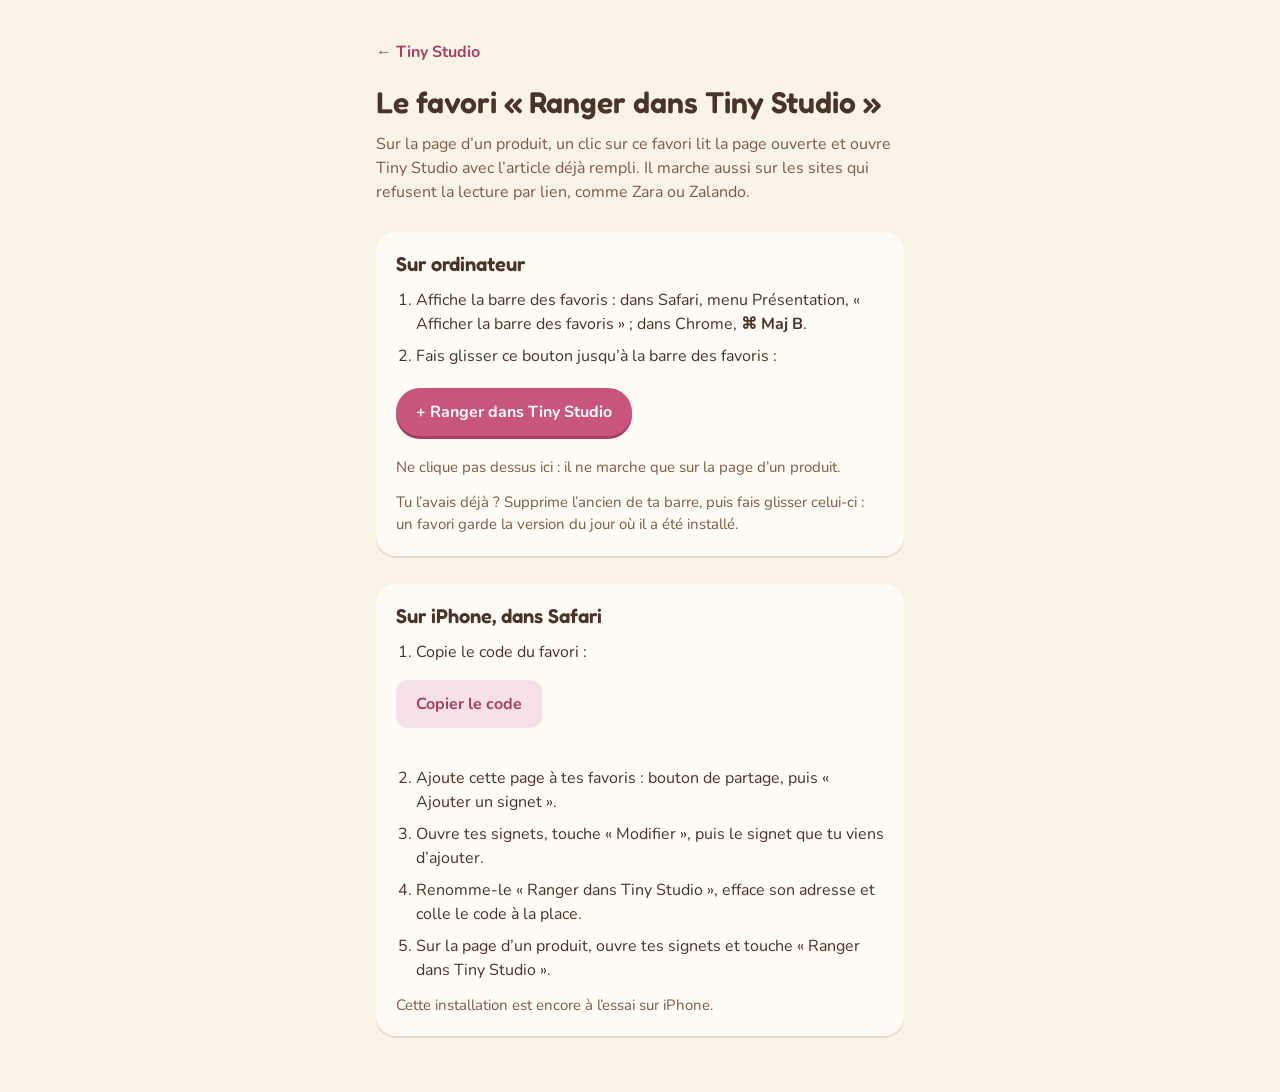
<file: site/favori.html>
<!DOCTYPE html>
<html lang="fr">
<head>
  <meta charset="utf-8">
  <meta name="viewport" content="width=device-width, initial-scale=1">
  <meta name="robots" content="noindex, nofollow">
  <title>Le favori Tiny Studio</title>
  <link rel="icon" type="image/png" sizes="32x32" href="partage/favicon-32.png">
  <link rel="preconnect" href="https://fonts.googleapis.com">
  <link rel="preconnect" href="https://fonts.gstatic.com" crossorigin>
  <link href="https://fonts.googleapis.com/css2?family=Fredoka:wght@500;600&family=Nunito:wght@400;600;700&display=swap" rel="stylesheet">
  <style>
    :root {
      --fond: #FAF3E8; --carte: #FFFBF5; --ombre: #EAD8C6; --encre: #4A3328; --encre-douce: #7A5C46;
      --rose: #C9557C; --rose-texte: #A83E63; --rose-pale: #F7E1E8; --vert-texte: #28694F;
    }
    * { box-sizing: border-box; }
    body { margin: 0; background: var(--fond); color: var(--encre); font-family: Nunito, "Helvetica Neue", Arial, sans-serif; font-size: 16px; line-height: 1.5; }
    main { max-width: 560px; margin: 0 auto; padding: 40px 16px 56px; }
    .retour { color: var(--rose-texte); font-weight: 700; text-decoration: none; }
    .retour:hover { text-decoration: underline; }
    h1, h2 { font-family: Fredoka, Nunito, sans-serif; font-weight: 600; line-height: 1.2; margin: 0; }
    h1 { font-size: 30px; margin-top: 20px; }
    h2 { font-size: 20px; margin-bottom: 12px; }
    .intro { color: var(--encre-douce); margin: 12px 0 0; }
    section { margin-top: 28px; padding: 20px; background: var(--carte); border-radius: 20px; box-shadow: 0 2px 0 var(--ombre); }
    ol { margin: 0; padding-left: 20px; }
    li + li { margin-top: 8px; }
    .favori {
      display: inline-flex; align-items: center; gap: 8px; margin: 20px 0 8px;
      padding: 12px 20px; min-height: 48px; border-radius: 999px;
      background: var(--rose); color: #FFFFFF; font-weight: 700; text-decoration: none; cursor: grab;
      box-shadow: 0 3px 0 #A83E63;
    }
    .favori[aria-disabled="true"] { opacity: 0.6; cursor: default; }
    .bouton {
      font: inherit; font-weight: 700; color: var(--rose-texte); background: var(--rose-pale);
      border: 0; border-radius: 12px; padding: 12px 20px; min-height: 48px; cursor: pointer;
    }
    .bouton:focus-visible, .favori:focus-visible, .retour:focus-visible { outline: 3px solid var(--rose-texte); outline-offset: 2px; }
    .note { font-size: 15px; color: var(--encre-douce); margin: 12px 0 0; }
    .etat { font-size: 15px; font-weight: 700; color: var(--vert-texte); margin: 8px 0 0; min-height: 22px; }
    kbd { font-family: inherit; font-weight: 700; }
  </style>
</head>
<body>
  <main>
    <a class="retour" href="./">← Tiny Studio</a>
    <h1>Le favori « Ranger dans Tiny Studio »</h1>
    <p class="intro">Sur la page d’un produit, un clic sur ce favori lit la page ouverte et ouvre Tiny Studio avec l’article déjà rempli. Il marche aussi sur les sites qui refusent la lecture par lien, comme Zara ou Zalando.</p>

    <section aria-labelledby="titre-ordinateur">
      <h2 id="titre-ordinateur">Sur ordinateur</h2>
      <ol>
        <li>Affiche la barre des favoris : dans Safari, menu Présentation, « Afficher la barre des favoris » ; dans Chrome, <kbd>⌘ Maj B</kbd>.</li>
        <li>Fais glisser ce bouton jusqu’à la barre des favoris :</li>
      </ol>
      <a class="favori" id="favori" href="#" aria-disabled="true" title="Glisse ce bouton dans ta barre des favoris">+ Ranger dans Tiny Studio</a>
      <p class="note" id="note-favori">Préparation du favori…</p>
      <p class="note">Tu l’avais déjà ? Supprime l’ancien de ta barre, puis fais glisser celui-ci : un favori garde la version du jour où il a été installé.</p>
    </section>

    <section aria-labelledby="titre-iphone">
      <h2 id="titre-iphone">Sur iPhone, dans Safari</h2>
      <ol>
        <li>Copie le code du favori :</li>
      </ol>
      <p><button class="bouton" id="copier" type="button" disabled>Copier le code</button></p>
      <p class="etat" id="etat-copie" aria-live="polite"></p>
      <ol start="2">
        <li>Ajoute cette page à tes favoris : bouton de partage, puis « Ajouter un signet ».</li>
        <li>Ouvre tes signets, touche « Modifier », puis le signet que tu viens d’ajouter.</li>
        <li>Renomme-le « Ranger dans Tiny Studio », efface son adresse et colle le code à la place.</li>
        <li>Sur la page d’un produit, ouvre tes signets et touche « Ranger dans Tiny Studio ».</li>
      </ol>
      <p class="note">Cette installation est encore à l’essai sur iPhone.</p>
    </section>
  </main>

  <script>
    // Un favori installé avant le 19 novembre 2026 visait cette page au lieu du studio : il y est renvoyé
    if (location.hash.indexOf("#ajout=") === 0) location.replace(location.pathname.replace(/[^/]*$/, "") + location.hash);
  </script>
  <script>
    // Le favori est le moteur lui-même (moteur.js), suivi de quelques lignes : il lit la page ouverte,
    // puis ouvre Tiny Studio avec la fiche après le « # » de l'adresse, une partie que le serveur ne
    // reçoit jamais. Il est fabriqué ici, à partir du moteur servi avec cette page, pour viser toujours
    // la bonne adresse de Tiny Studio (le site en ligne ou une version de test)
    (async function () {
      const lien = document.getElementById("favori");
      const note = document.getElementById("note-favori");
      const copier = document.getElementById("copier");
      let code = "";
      try {
        const source = await (await fetch("moteur.js", { cache: "no-cache" })).text();
        // Les commentaires et les retraits partent, pour un favori plus court
        const moteur = source.split("\n").filter(function (l) { return !/^\s*\/\//.test(l); })
          .map(function (l) { return l.trim(); }).join("\n")
          .replace(/\}\)\(typeof globalThis[^;]*;\s*$/, "})(R);");
        // Le dossier de la page, quelle que soit la forme de son adresse (« /favori » chez Cloudflare, « /favori.html » ailleurs)
        const cible = location.origin + location.pathname.replace(/[^/]*$/, "");
        code = "(function(){var R={};\n" + moteur + "\n" +
          "var f=R.TinyMoteur.lireProduit(document.documentElement.outerHTML,location.href);" +
          "if(!f){alert('Tiny Studio ne trouve pas d\\'article sur cette page. Ouvre la page d\\'un seul article, puis réessaie.');return;}f.v=R.TinyMoteur.VERSION;" +
          "var u=" + JSON.stringify(cible) + "+'#ajout='+encodeURIComponent(JSON.stringify(f));" +
          "var w=window.open(u,'_blank');if(!w)location.href=u;})();";
        lien.href = "javascript:" + encodeURIComponent(code);
        lien.removeAttribute("aria-disabled");
        note.textContent = "Ne clique pas dessus ici : il ne marche que sur la page d’un produit.";
        copier.disabled = false;
      } catch (e) {
        note.textContent = "Le favori n’a pas pu se préparer. Recharge la page.";
      }
      lien.addEventListener("click", function (ev) {
        ev.preventDefault();
        note.textContent = "Fais-le glisser dans ta barre des favoris, puis utilise-le sur la page d’un produit.";
      });
      copier.addEventListener("click", async function () {
        const etat = document.getElementById("etat-copie");
        try {
          await navigator.clipboard.writeText("javascript:" + encodeURIComponent(code));
          etat.textContent = "Code copié.";
        } catch (e) {
          etat.textContent = "La copie a échoué. Réessaie.";
        }
      });
    })();
  </script>
</body>
</html>
</file>
<file: style.css>
/* Tiny Studio, la maquette. Une pièce en vue isométrique, comme une maison de poupée
   ouverte, posée sur un fond doux de fin de journée.
   La palette « rose poudré et noyer doux », retenue par Pauline le 19 octobre 2026 : l'interface
   prend ses couleurs dans la pièce. L'accent est le rose des pois du mur, en plus profond pour
   rester lisible ; le texte est un brun cacao ; les neutres sont crème. 60 % de neutres, 30 % de
   bois et de matières, 10 % d'accent, réservé à ce qui se touche. */
:root {
  --carte: #FFFBF5;
  --carte-ombre: #EAD8C6;
  --creme: #FAF3E8;
  --filet: rgba(74, 51, 40, 0.08);
  --brun: #4A3328;
  --brun-doux: #85674F;
  --rose: #C9557C;
  --rose-ombre: #A83E63;
  --rose-pale: #F7E1E8;
  --rose-texte: #A83E63;
  --vert-pale: #E0F0E6;
  --vert-texte: #28694F;
  --focus: #A83E63;
}

* { box-sizing: border-box; }

body {
  margin: 0;
  min-height: 100vh;
  display: flex;
  flex-direction: column;
  color: var(--brun);
  font-family: Nunito, "Helvetica Neue", Arial, sans-serif;
  font-weight: 600;
}

.sr-only { position: absolute; width: 1px; height: 1px; overflow: hidden; clip-path: inset(50%); white-space: nowrap; }
.sprite { position: absolute; width: 0; height: 0; overflow: hidden; }

/* ---------- Les icônes du projet ----------
   La direction « Kawaii », retenue par Pauline le 19 octobre 2026 : des formes dodues sans angle,
   un trait brun épais et rond, des aplats pastel, et de petits visages aux joues roses.
   Les couleurs passent par des variables : chaque bouton peut les changer. */
.ic { stroke: var(--ic-trait, #4A3328); stroke-width: 1.9; stroke-linejoin: round; stroke-linecap: round; }
.ic-f { fill: var(--ic-fond, #FFF8EF); }
.ic-a, .ic-pois { fill: var(--ic-accent, #EE9DB4); }
.ic-b { fill: var(--ic-bois, #E2B58C); }
.ic-v { fill: var(--ic-vert, #C9C97E); }
.ic-verre { fill: #DCE9F2; }
.ic-fauve { fill: #E0A060; } .ic-fauve-fonce { fill: #B9773E; } .ic-fauve-clair { fill: #F5D2A6; }
.ic-trait { fill: none; stroke: var(--ic-trait, #4A3328); stroke-width: 1.9; stroke-linecap: round; stroke-linejoin: round; }
.ic-tige { fill: none; stroke: #7FA05E; stroke-width: 1.9; stroke-linecap: round; }
.ic-rayure { fill: none; stroke: var(--ic-fond, #FFF8EF); stroke-width: 1.6; stroke-linecap: round; }
.ic-lame { fill: none; stroke: color-mix(in srgb, var(--ic-bois, #E2B58C) 60%, #4A3328); stroke-width: 1.4; stroke-linecap: round; }
.ic-reflet { fill: none; stroke: #FFFFFF; stroke-width: 1.5; stroke-linecap: round; }
.ic-yeux { fill: var(--ic-yeux, var(--ic-trait, #4A3328)); }
circle.ic-yeux { r: var(--ic-oeil, 1px); }
.ic-eclat { fill: #FFFFFF; opacity: var(--ic-eclat, 0); }
.ic-joue { fill: #F49BB1; opacity: 0.8; }
.ic-bouche { fill: none; stroke: var(--ic-trait, #4A3328); stroke-width: 0.9; stroke-linecap: round; }
.ic-collier { fill: none; stroke: var(--ic-accent, #EE9DB4); stroke-width: 2.4; stroke-linecap: round; }
.ic-medaille { fill: #F3D27A; }

/* ---------- L'en-tête ---------- */
.entete { width: min(1000px, calc(100% - 32px)); margin: 0 auto; padding: 30px 0 0; text-align: center; }
.marque { margin: 0; font: 700 clamp(38px, 7vw, 56px) / 1.05 Fredoka, Nunito, sans-serif; color: var(--brun); }
.accroche { margin: 8px 0 0; font-size: 18px; color: var(--brun-doux); }

/* ---------- La scène ---------- */
.scene { position: relative; width: min(1000px, calc(100% - 32px)); margin: 12px auto 0; flex: 1; }

.studio {
  display: block; width: 100%; height: auto; overflow: visible;
  filter: drop-shadow(0 28px 30px rgba(120, 80, 70, 0.22));
}

/* Les meubles : ils se soulèvent un peu au survol, comme un objet qu'on prend en main */
.meuble { cursor: pointer; transition: transform 0.2s ease, filter 0.2s ease; transform-box: fill-box; transform-origin: center bottom; }
.meuble:hover, .meuble:focus-visible { transform: translateY(-6px); filter: drop-shadow(0 8px 6px rgba(74, 51, 40, 0.2)); }
.meuble:focus { outline: none; }
.meuble:focus-visible { outline: 3px dashed var(--focus); outline-offset: 6px; }

/* Le nombre d'articles : une épingle rose, comme un repère sur une carte de jeu */
.badge { filter: drop-shadow(0 3px 0 rgba(74, 51, 40, 0.28)); }
.badge-fond, .badge-pointe { fill: var(--rose); stroke: #FFFFFF; stroke-width: 2.5; stroke-linejoin: round; }
.badge text { fill: #FFFFFF; font: 800 14px Nunito, sans-serif; text-anchor: middle; }
.meuble:hover .badge-fond, .meuble:focus-visible .badge-fond { fill: var(--rose-ombre); }
.meuble.est-vide .badge-fond, .meuble.est-vide .badge-pointe { fill: #EAD8C6; }
.meuble.est-vide .badge text { fill: var(--brun-doux); }
/* Le studio vide (issue n° 4) : les pastilles restent roses et portent un « + », immobiles
   (choix de Pauline, 19 octobre 2026), pour inviter à toucher un meuble */
.studio-vide .meuble.est-vide .badge-fond, .studio-vide .meuble.est-vide .badge-pointe { fill: var(--rose); }
.studio-vide .meuble.est-vide .badge text { fill: #FFFFFF; font-size: 19px; }
/* La pièce dorée « % » : un meuble qui contient un article en promotion (19 octobre 2026) */
.badge-promo { display: none; }
.meuble.en-promo .badge-promo { display: inline; }
.piece-fond { fill: #F3D27A; stroke: #FFFFFF; stroke-width: 2; }
.badge .badge-promo text { fill: #7A5A1A; font: 800 10.5px Nunito, sans-serif; }
.barre-meubles .en-promo .tuile::after {
  content: "%"; position: absolute; top: -7px; left: -7px; width: 20px; height: 20px; border-radius: 50%;
  display: grid; place-items: center; background: #F3D27A; color: #7A5A1A; border: 2px solid #FFFFFF;
  font: 800 10.5px Nunito, sans-serif; box-shadow: 0 2px 0 rgba(74, 51, 40, 0.2);
}

/* La guirlande en haut des murs : les boules brillent doucement, chacune à son rythme */
.ampoule { filter: drop-shadow(0 0 4px #FFD36B) drop-shadow(0 0 2px #FFE7A3); animation: scintille 3s ease-in-out infinite; }
.ampoule:nth-of-type(2n) { animation-delay: -1s; }
.ampoule:nth-of-type(3n) { animation-delay: -2s; }
@keyframes scintille { 0%, 100% { opacity: 1; } 50% { opacity: 0.7; } }

/* Le moment de la journée, choisi d'après l'heure de l'utilisateur (script.js) : la fenêtre et
   l'ambiance de la pièce n'en montrent qu'un. Sans réglage, c'est le jour. */
.vue-soir, .vue-nuit { display: none; }
[data-moment="soir"] .vue-jour, [data-moment="nuit"] .vue-jour { display: none; }
[data-moment="soir"] .vue-soir, [data-moment="nuit"] .vue-nuit { display: inline; }
[data-moment="nuit"] .ampoule { filter: drop-shadow(0 0 9px #FFC560) drop-shadow(0 0 4px #FFE2A0); }
.etoile { animation: scintille 2.6s ease-in-out infinite; }
/* Les meubles et les objets suivent le moment (19 octobre 2026) : le soir, une lumière chaude et un
   peu plus basse ; la nuit, ils s'assombrissent. Les épingles gardent leur éclat. */
[data-moment="soir"] .objets { filter: brightness(0.93) sepia(0.14) saturate(1.08); }
[data-moment="soir"] .objets .badge { filter: brightness(1.07) drop-shadow(0 3px 0 rgba(74, 51, 40, 0.28)); }
[data-moment="nuit"] .objets { filter: brightness(0.82) sepia(0.28) saturate(1.1); }
[data-moment="nuit"] .objets .badge { filter: brightness(1.22) saturate(0.95) drop-shadow(0 3px 0 rgba(74, 51, 40, 0.28)); }
[data-moment="nuit"] .ombre-mur { display: none; }
.etoile:nth-of-type(2n) { animation-delay: -0.9s; }
.etoile:nth-of-type(3n) { animation-delay: -1.7s; }

/* ---------- La barre des meubles ----------
   Posée en bas de l'écran et toujours visible, comme l'inventaire d'un jeu : on n'a pas
   besoin de faire défiler la page pour la trouver. Les nombres deviennent des pastilles
   roses sur les icônes, comme les épingles de la pièce. */
.barre-meubles {
  position: fixed; left: 50%; bottom: 14px; transform: translateX(-50%); z-index: 40;
  display: flex; gap: 4px; padding: 8px 10px 6px;
  background: var(--carte); border: 3px solid var(--brun); border-radius: 30px;
  box-shadow: 0 5px 0 var(--brun), 0 22px 34px -14px rgba(74, 51, 40, 0.5);
}
.barre-meubles button {
  display: flex; flex-direction: column; align-items: center; gap: 3px;
  width: 84px; padding: 6px 2px 4px; border: 0; border-radius: 20px; background: transparent;
  font: 800 12.5px Nunito, sans-serif; color: var(--brun); cursor: pointer;
}
.barre-meubles button:hover { background: var(--rose-pale); }
.barre-meubles button:focus-visible { outline: 3px dashed var(--focus); outline-offset: 1px; }
.barre-meubles .tuile {
  position: relative; width: 52px; height: 52px; border-radius: 18px;
  background: var(--creme); box-shadow: inset 0 -4px 0 var(--carte-ombre);
  transition: transform 0.18s cubic-bezier(0.34, 1.56, 0.64, 1);
}
.barre-meubles .tuile svg { width: 38px; height: 38px; }
/* Au survol, l'icône saute un peu et penche, comme un objet qu'on attrape */
.barre-meubles button:hover .tuile, .barre-meubles button:focus-visible .tuile { transform: translateY(-4px) rotate(-5deg); }
.barre-meubles button:active .tuile { transform: translateY(1px) scale(0.95); }
.barre-meubles .nom { max-width: 100%; white-space: nowrap; overflow: hidden; text-overflow: ellipsis; }
.barre-meubles .nombre {
  position: absolute; top: -7px; right: -9px; min-width: 22px; padding: 1px 6px;
  font-size: 12px; color: #FFFFFF; background: var(--rose); border: 2px solid #FFFFFF;
  box-shadow: 0 2px 0 rgba(74, 51, 40, 0.25);
}
.barre-meubles .nombre.zero { background: #EAD8C6; color: var(--brun-doux); }
.tuile {
  flex: 0 0 auto; width: 34px; height: 34px; border-radius: 50%;
  display: grid; place-items: center; background: var(--creme);
}
.tuile svg { width: 26px; height: 26px; }
.nombre { min-width: 24px; text-align: center; font-size: 12px; color: var(--rose-texte); background: var(--rose-pale); border-radius: 99px; padding: 2px 8px; }

/* ---------- Le panneau d'un meuble ---------- */
.panneau {
  margin: 0 0 0 auto;
  width: min(440px, 100%);
  max-width: 100vw;
  height: 100%;
  max-height: none;
  border: 0;
  padding: 26px 22px 20px;
  background: var(--creme);
  color: var(--brun);
  box-shadow: -18px 0 50px -26px rgba(74, 51, 40, 0.5);
  border-radius: 32px 0 0 32px;
}
.panneau[open] { display: flex; flex-direction: column; animation: glisse 0.28s ease; }
.panneau::backdrop { background: rgba(74, 51, 40, 0.25); backdrop-filter: blur(2px); }
@keyframes glisse { from { transform: translateX(40px); opacity: 0; } to { transform: none; opacity: 1; } }

.panneau-haut { display: flex; align-items: center; gap: 14px; }
.tuile-grande {
  width: 58px; height: 58px; border-radius: 18px;
  background: var(--carte); border: 3px solid var(--brun); box-shadow: 0 4px 0 var(--brun);
}
.tuile-grande svg { width: 40px; height: 40px; }
.panneau-haut h2 { margin: 0; font: 700 26px / 1.1 Fredoka, Nunito, sans-serif; }
.panneau-compte { margin: 3px 0 0; font-size: 14px; color: var(--brun-doux); }
.fermer {
  margin-left: auto; flex: 0 0 auto;
  width: 42px; height: 42px; border-radius: 50%;
  border: 2px solid rgba(74, 51, 40, 0.14); background: var(--carte); color: var(--brun);
  font-size: 24px; line-height: 1; cursor: pointer;
  box-shadow: 0 3px 0 var(--carte-ombre);
}
.fermer:hover { color: var(--rose); border-color: var(--brun); }
.fermer:focus-visible { outline: 3px dashed var(--focus); outline-offset: 3px; }

/* Le corps du panneau défile d'un bloc : le formulaire d'ajout, puis les fiches */
.panneau-corps { flex: 1 1 auto; min-height: 0; overflow-y: auto; margin: 16px -6px 0; padding: 4px 6px 6px; display: flex; flex-direction: column; }
.articles { list-style: none; margin: 14px 0 0; padding: 0; display: flex; flex-direction: column; gap: 12px; }

/* Ranger un article à la main (issue n° 2, 19 octobre 2026) */
.bouton-ajouter {
  align-self: stretch; display: flex; align-items: center; justify-content: center; gap: 8px;
  font: 700 16px Fredoka, Nunito, sans-serif; color: #FFFFFF; cursor: pointer;
  background: var(--rose); border: 0; border-radius: 18px; padding: 12px 16px;
  box-shadow: 0 4px 0 var(--rose-ombre); transition: transform 0.12s ease, box-shadow 0.12s ease;
}
.bouton-ajouter { width: 100%; }
.bouton-ajouter[hidden] { display: none; }  /* sa règle display l'emporterait sur l'attribut hidden */
.bouton-ajouter span { font-size: 22px; line-height: 1; }
.bouton-ajouter:hover { transform: translateY(-1px); }
.bouton-ajouter:active { transform: translateY(3px); box-shadow: 0 1px 0 var(--rose-ombre); }
.bouton-ajouter:focus-visible, .bouton-ranger:focus-visible, .bouton-annuler:focus-visible, .bouton-retirer:focus-visible, .bouton-deplacer:focus-visible { outline: 3px dashed var(--focus); outline-offset: 3px; }
.formulaire-ajout { background: var(--carte); border: 2px solid var(--brun); border-radius: 22px; padding: 16px; box-shadow: 0 4px 0 var(--carte-ombre); }
.ajout-titre { margin: 0 0 10px; font: 700 18px Fredoka, Nunito, sans-serif; }
.champ { display: flex; flex-direction: column; gap: 5px; margin-bottom: 12px; min-width: 0; }
.champ label { font: 800 13px Nunito, sans-serif; color: var(--brun); }
.facultatif { font-weight: 700; color: var(--brun-doux); font-size: 12px; }
.champ input, .champ select {
  font: 600 15px Nunito, sans-serif; color: var(--brun); background: var(--creme);
  border: 2px solid var(--carte-ombre); border-radius: 12px; padding: 9px 11px; min-width: 0; width: 100%;
}
.champ select { appearance: none; cursor: pointer; padding-right: 34px;
  background: var(--creme) url("data:image/svg+xml,%3Csvg xmlns='http://www.w3.org/2000/svg' width='12' height='8'%3E%3Cpath d='M1.5 1.5 6 6l4.5-4.5' fill='none' stroke='%234A3328' stroke-width='2.2' stroke-linecap='round' stroke-linejoin='round'/%3E%3C/svg%3E") no-repeat right 13px center; }
.champ input:focus, .champ select:focus { outline: none; border-color: var(--rose); box-shadow: 0 0 0 3px var(--rose-pale); }
.champ input[aria-invalid="true"] { border-color: var(--rose-texte); }
.champs-duo { display: grid; grid-template-columns: 1fr 1fr; gap: 0 10px; }
.aide { margin: 0; font-size: 12px; color: var(--brun-doux); line-height: 1.4; }
.erreur { margin: 0; font: 700 12.5px Nunito, sans-serif; color: var(--rose-texte); }
.ajout-actions { display: flex; gap: 10px; flex-wrap: wrap; margin-top: 4px; }
.bouton-ranger {
  font: 700 15px Fredoka, Nunito, sans-serif; color: #FFFFFF; cursor: pointer;
  background: var(--rose); border: 0; border-radius: 99px; padding: 9px 18px; box-shadow: 0 3px 0 var(--rose-ombre);
}
.bouton-annuler, .bouton-retirer {
  font: 800 13px Nunito, sans-serif; color: var(--brun-doux); cursor: pointer;
  background: transparent; border: 1.5px solid var(--carte-ombre); border-radius: 99px; padding: 8px 14px;
}
.bouton-retirer { padding: 6px 12px; }
.bouton-annuler:hover, .bouton-retirer:hover { color: var(--rose-texte); border-color: var(--rose-texte); }
.article-actions { display: flex; gap: 8px; flex-wrap: wrap; }
.bouton-deplacer[aria-expanded="true"] { color: var(--brun); border-color: var(--brun-doux); }
/* Déplacer un article (issue n° 3, 19 octobre 2026) : les autres meubles, en petites pastilles */
.choix-meuble { grid-column: 2; display: flex; flex-wrap: wrap; gap: 6px; align-items: center; margin-top: 4px; }
.choix-meuble[hidden] { display: none; }
.choix-titre { font: 800 12.5px Nunito, sans-serif; color: var(--brun-doux); }
.bouton-meuble {
  display: inline-flex; align-items: center; gap: 5px; cursor: pointer;
  font: 800 13px Nunito, sans-serif; color: var(--brun);
  background: var(--creme); border: 1.5px solid var(--carte-ombre); border-radius: 99px; padding: 4px 11px 4px 5px;
}
.bouton-meuble svg { width: 22px; height: 22px; }
.bouton-meuble:hover { border-color: var(--rose); }
.bouton-meuble:focus-visible { outline: 3px dashed var(--focus); outline-offset: 2px; }
/* Le navigateur refuse d'enregistrer : un message discret sous l'accroche */
.alerte-stockage { margin: 8px auto 0; max-width: 34em; font: 700 13px Nunito, sans-serif; color: var(--rose-texte); }
.vignette-neutre { width: 56% !important; height: 56% !important; opacity: 0.45; }
/* L'annonce pour les lecteurs d'écran : invisible à l'œil */
.annonce { position: absolute; width: 1px; height: 1px; overflow: hidden; clip: rect(0 0 0 0); white-space: nowrap; margin: 0; }

/* Une fiche : le visuel, la marque, le nom exact, le prix, le lien, puis le bouton « Acheté » */
.article {
  background: var(--carte); border: 1px solid var(--filet); border-radius: 22px;
  padding: 12px; box-shadow: 0 4px 0 var(--carte-ombre);
  display: grid; grid-template-columns: 84px minmax(0, 1fr); gap: 4px 14px; align-items: center;
}
.visuel {
  grid-row: span 2;
  width: 84px; height: 84px; border-radius: 16px; overflow: hidden;
  background: #FFFFFF; box-shadow: inset 0 0 0 1px var(--filet);
  display: grid; place-items: center;
}
.visuel img, .visuel svg { width: 100%; height: 100%; object-fit: cover; display: block; }
/* Les packshots des produits : entiers et centrés, avec une marge, sur la couleur du fond de leur photo (19 octobre 2026) */
.visuel { position: relative; }
.visuel img { position: absolute; inset: 8px; width: calc(100% - 16px); height: calc(100% - 16px); object-fit: contain; }
.article-texte { min-width: 0; color: inherit; text-decoration: none; }
a.article-texte:hover .article-nom { color: var(--rose-texte); }
a.article-texte:focus-visible { outline: 3px dashed var(--focus); outline-offset: 3px; border-radius: 8px; }
.article-marque { margin: 0; font: 800 11.5px Nunito, sans-serif; letter-spacing: 0.08em; text-transform: uppercase; color: var(--brun-doux); }
.article-nom { margin: 2px 0 0; font: 700 16.5px / 1.25 Fredoka, Nunito, sans-serif; color: var(--brun); }
.article-ligne { margin: 4px 0 0; font-size: 13.5px; color: var(--brun-doux); display: flex; flex-wrap: wrap; gap: 4px 10px; align-items: baseline; }
.article-prix { font-weight: 800; color: var(--brun); font-size: 15px; }
.article-lien { color: var(--rose-texte); font-weight: 800; }
.article-exemple { font-style: italic; color: var(--brun-doux); }
/* Les remises, retenues par Pauline le 19 octobre 2026 : le prix du moment en rose, l'ancien barré,
   une pastille « -10 % » (l'étiquette en biais sur la vignette, essayée le même jour, est retirée) */
.prix-promo { color: var(--rose-texte); }
.prix-barre { color: var(--brun-doux); text-decoration: line-through; text-decoration-thickness: 1.5px; font-weight: 700; }
.remise { font: 800 12px Nunito, sans-serif; background: var(--rose-pale); color: var(--rose-texte); border-radius: 99px; padding: 2px 9px; }
.precision { flex-basis: 100%; font-size: 12.5px; color: var(--brun-doux); }

.bouton-achete {
  justify-self: start;
  font: 800 13px Nunito, sans-serif; color: var(--brun-doux); cursor: pointer;
  background: transparent; border: 1.5px dashed var(--carte-ombre); border-radius: 99px;
  padding: 6px 12px;
}
.bouton-achete:hover { border-color: #5FA884; color: var(--vert-texte); }
.bouton-achete[aria-pressed="true"] { background: var(--vert-pale); border: 1.5px solid #A9D6BE; color: var(--vert-texte); }
.bouton-achete:focus-visible { outline: 3px dashed var(--focus); outline-offset: 2px; }
.article.achete .visuel { opacity: 0.55; }
.article.achete .article-nom { color: var(--brun-doux); }

.vide { margin-top: 22px; padding: 26px 20px; text-align: center; background: var(--carte); border: 2px dashed var(--carte-ombre); border-radius: 24px; }
.vide-titre { margin: 0 0 6px; font: 700 19px Fredoka, Nunito, sans-serif; }
.vide p:last-child { margin: 0; color: var(--brun-doux); line-height: 1.5; }

.panneau-note { margin: auto 0 0; padding-top: 18px; font-size: 13px; color: var(--brun-doux); text-align: center; }

/* ---------- Le pied de page ---------- */
/* La marge du bas laisse la place à la barre des meubles, qui ne cache donc jamais rien */
.pied { margin: 34px auto 130px; font-size: 13px; color: var(--brun-doux); text-align: center; }

/* ---------- Écrans moyens et téléphone ---------- */
@media (max-width: 640px) {
  .entete { padding-top: 22px; }
  /* La barre prend toute la largeur, chaque meuble une part égale */
  .barre-meubles { left: 8px; right: 8px; bottom: 8px; transform: none; padding: 6px 4px 4px; border-radius: 24px; gap: 0; }
  .barre-meubles button { flex: 1 1 0; width: auto; min-width: 0; font-size: 10.5px; padding: 6px 1px 3px; }
  .barre-meubles .tuile { width: 44px; height: 44px; border-radius: 15px; }
  .barre-meubles .tuile svg { width: 32px; height: 32px; }
  .barre-meubles .nombre { right: -7px; font-size: 11px; min-width: 20px; padding: 0 5px; }
  .pied { margin-bottom: 110px; }
  /* Le panneau monte du bas de l'écran */
  .panneau {
    margin: auto 0 0; width: 100%; height: fit-content; max-height: 85vh;
    border-radius: 28px 28px 0 0; padding: 22px 16px 16px;
  }
  .panneau[open] { animation-name: monte; }
  @keyframes monte { from { transform: translateY(40px); opacity: 0; } to { transform: none; opacity: 1; } }
  .article { grid-template-columns: 72px minmax(0, 1fr); }
  .visuel { width: 72px; height: 72px; }
}

/* =====================================================================
   LES COULEURS DE LA PIÈCE
   Une seule pièce, la version par défaut, sans style au sens d'un thème.
   data-ambiance="defaut" sur <html> laisse la place à d'autres ambiances
   plus tard. Les volumes reçoivent leur teinte par --c et en déduisent
   trois faces : le dessus plus clair, la face éclairée telle quelle, la
   face à l'ombre plus sombre.
   ===================================================================== */
:root, [data-ambiance="defaut"] {
  /* La palette « rose poudré et noyer doux » (19 octobre 2026) : le fond, l'épaisseur des murs, le socle */
  --fond-1: #F3EADF; --fond-2: #E3D2BE;
  --mur-g: #F5EEDF;
  --mur-d: #EFE2CB;
  --tranche: #FAF3E8; --socle: #73472D;
  --sol: #7A5636;
  --ciel-1: #CFE3E0; --ciel-2: #F3E6CF;
}

/* Le fond de page suit le style, avec un léger vignettage */
body {
  background:
    radial-gradient(120% 90% at 50% 40%, transparent 55%, rgba(90, 50, 30, 0.10) 100%),
    linear-gradient(175deg, var(--fond-1) 0%, var(--fond-2) 100%) fixed;
  transition: background 0.4s ease;
}

/* Un grain photo très léger sur toute la page, comme dans l'inspiration */
body::after {
  content: ""; position: fixed; inset: 0; pointer-events: none; z-index: 50;
  opacity: 0.07; mix-blend-mode: multiply;
  background-image: url("data:image/svg+xml;utf8,<svg xmlns='http://www.w3.org/2000/svg' width='160' height='160'><filter id='g'><feTurbulence type='fractalNoise' baseFrequency='0.9' numOctaves='2' stitchTiles='stitch'/></filter><rect width='160' height='160' filter='url(%23g)'/></svg>");
}

/* =====================================================================
   LE RENDU DE LA PIÈCE
   ===================================================================== */
/* Un trait de la couleur de la face, aux angles arrondis : les volumes perdent leurs coins
   vifs et prennent l'air moelleux des meubles du jeu */
.v.clair { fill: var(--c); stroke: var(--c); }
.v.haut { fill: color-mix(in srgb, var(--c) 72%, #FFFFFF); stroke: color-mix(in srgb, var(--c) 72%, #FFFFFF); }
.v.ombre { fill: color-mix(in srgb, var(--c) 78%, #4A2A17); stroke: color-mix(in srgb, var(--c) 78%, #4A2A17); }
.v { stroke-width: 1.6; stroke-linejoin: round; }

.voile-lumiere { fill: url(#g-lumiere); pointer-events: none; }
.voile-ombre { fill: url(#g-ombre); pointer-events: none; }

/* Le sol et ses motifs */
.sol { fill: var(--sol); }

/* Les murs et leurs motifs : p1 la structure, p2 le fond, p3 les détails */
.mur-g { fill: var(--mur-g); }
.mur-d { fill: var(--mur-d); }
.tranche-haut { fill: var(--tranche); }
.tranche-g { fill: color-mix(in srgb, var(--tranche) 90%, #4A2A17); }
.tranche-d { fill: color-mix(in srgb, var(--tranche) 82%, #4A2A17); }

.ciel-haut { stop-color: var(--ciel-1); }
.ciel-bas { stop-color: var(--ciel-2); }

/* =====================================================================
   LES ONGLETS ET LA BULLE
   Une colonne d'onglets à gauche, comme dans un jeu, et une bulle cousue qui
   change de contenu : l'accueil, les styles de décoration, puis la boutique.
   ===================================================================== */
.scene { display: grid; grid-template-columns: 330px minmax(0, 1fr); gap: 0 10px; align-items: start; }
.cadre-piece { width: 100%; max-width: 720px; margin: 0; grid-column: 2; grid-row: 1 / span 2; }
.menu { grid-column: 1; grid-row: 1; display: flex; align-items: flex-start; gap: 16px; margin-top: 70px; position: relative; z-index: 2; }

/* Les onglets : des tuiles épaisses. Celle qui est choisie s'allume et avance vers la bulle */
.onglets { display: flex; flex-direction: column; gap: 12px; }
.onglet {
  --ic-accent: #E7BFCC; --ic-fond: #F7EFE5; --ic-bois: #E3CBB5; --ic-trait: #9A7E6A;
  width: 58px; height: 58px; border-radius: 18px; cursor: pointer; padding: 0;
  display: grid; place-items: center;
  background: rgba(255, 253, 248, 0.6);
  border: 3px solid rgba(74, 51, 40, 0.2);
  box-shadow: 0 4px 0 rgba(74, 51, 40, 0.12);
  transition: transform 0.15s ease, background 0.2s ease, box-shadow 0.15s ease;
}
.onglet svg { width: 34px; height: 34px; }
.onglet:hover { background: var(--carte); transform: translateY(-2px); }
.onglet[aria-selected="true"] {
  --ic-accent: #EE9DB4; --ic-fond: #FFF8EF; --ic-bois: #E2B58C; --ic-trait: var(--brun);
  background: var(--carte); border-color: var(--brun); box-shadow: 0 5px 0 var(--brun);
  transform: translateX(4px);
}
.onglet:active { transform: translateY(3px); box-shadow: 0 1px 0 var(--brun); }
.onglet:focus-visible { outline: 3px dashed var(--focus); outline-offset: 3px; }

/* La bulle : un contour un peu irrégulier, une couture à l'intérieur, une queue vers l'onglet */
.bulle {
  position: relative; flex: 1;
  padding: 46px 22px 22px;
  background: var(--carte); border: 3px solid var(--brun);
  border-radius: 34px 30px 36px 28px / 30px 34px 28px 36px;
  box-shadow: 0 7px 0 rgba(74, 51, 40, 0.2);
}
.bulle::after {
  content: ""; position: absolute; inset: 7px; pointer-events: none;
  border: 2px dashed var(--carte-ombre);
  border-radius: 27px 23px 29px 21px / 23px 27px 21px 29px;
}
.bulle::before {
  content: ""; position: absolute; left: -14px; top: var(--queue, 20px);
  width: 22px; height: 22px; background: var(--carte);
  border-left: 3px solid var(--brun); border-bottom: 3px solid var(--brun);
  transform: rotate(45deg); border-radius: 0 0 0 6px;
  transition: top 0.25s ease;
}

/* Le ruban : un marque-page rose épinglé en haut de la bulle, avec l'icône de l'onglet */
.ruban {
  --ic-accent: #F4C6D4; --ic-fond: #FFFFFF; --ic-bois: #F3D9C2; --ic-trait: #7E2A48;
  --ic-yeux: #3B2418; --ic-oeil: 1.35px; --ic-eclat: 1;  /* des yeux plus grands et brillants dans le signet */
  position: absolute; top: -16px; left: 50%; transform: translateX(-50%); z-index: 1;
  width: 54px; height: 56px; display: grid; justify-items: center; padding-top: 7px;
  filter: drop-shadow(0 3px 0 var(--rose-ombre));
}
.ruban::before {
  content: ""; position: absolute; inset: 0; background: var(--rose);
  clip-path: polygon(0 0, 100% 0, 100% 100%, 50% 80%, 0 100%);
}
.ruban svg { position: relative; width: 30px; height: 30px; }


.bulle h2 { margin: 0 0 8px; text-align: center; font: 700 20px / 1.2 Fredoka, Nunito, sans-serif; color: var(--brun); }
.bulle p { margin: 0; text-align: center; font: 700 15px / 1.5 Nunito, sans-serif; color: var(--brun-doux); }
.volet[hidden] { display: none; }

/* La boutique, annoncée */
.boutique-liste { list-style: none; margin: 14px 0 0; padding: 0; display: grid; grid-template-columns: 1fr 1fr; gap: 8px; }
.boutique-liste li {
  background: var(--creme); border: 2px dashed var(--carte-ombre); border-radius: 16px; padding: 10px 8px 9px;
  text-align: center; font: 700 13px / 1.3 Nunito, sans-serif; color: var(--brun);
}
.boutique-liste svg { display: block; width: 36px; height: 36px; margin: 0 auto 4px; }
.bientot-tag { display: inline-block; margin-top: 12px; font: 800 11px Nunito, sans-serif; letter-spacing: 0.08em; text-transform: uppercase; color: var(--rose-texte); background: var(--rose-pale); border-radius: 99px; padding: 4px 10px; }
.centre { text-align: center; }

/* Sur un écran moyen : les onglets passent en ligne, au-dessus de la bulle et de la pièce */
@media (max-width: 1080px) {
  .scene { grid-template-columns: minmax(0, 1fr); }
  .menu { grid-column: 1; grid-row: 1; flex-direction: column; align-items: center; gap: 30px; margin: 20px auto 0; width: min(420px, 100%); }
  .onglets { flex-direction: row; }
  .onglet[aria-selected="true"] { transform: translateY(4px); }
  .bulle { width: 100%; }
  /* Les onglets sont juste au-dessus : la queue de la bulle n'est plus utile */
  .bulle::before { display: none; }
  .cadre-piece { grid-column: 1; grid-row: 2; margin: 0 auto; }
}

@media (prefers-reduced-motion: reduce) {
  * { animation: none !important; transition: none !important; }
}
</file>
<file: site/style.css>
/* Tiny Studio, la maquette. Une pièce en vue isométrique, comme une maison de poupée
   ouverte, posée sur un fond doux de fin de journée.
   La palette « rose poudré et noyer doux », retenue par Pauline le 19 octobre 2026 : l'interface
   prend ses couleurs dans la pièce. L'accent est le rose des pois du mur, en plus profond pour
   rester lisible ; le texte est un brun cacao ; les neutres sont crème. 60 % de neutres, 30 % de
   bois et de matières, 10 % d'accent, réservé à ce qui se touche. */
:root {
  --carte: #FFFBF5;
  --carte-ombre: #EAD8C6;
  --creme: #FAF3E8;
  --filet: rgba(74, 51, 40, 0.08);
  --brun: #4A3328;
  --brun-doux: #85674F;
  --rose: #C9557C;
  --rose-ombre: #A83E63;
  --rose-pale: #F7E1E8;
  --rose-texte: #A83E63;
  --vert-pale: #E0F0E6;
  --vert-texte: #28694F;
  --focus: #A83E63;
}

* { box-sizing: border-box; }

body {
  margin: 0;
  min-height: 100vh;
  display: flex;
  flex-direction: column;
  color: var(--brun);
  font-family: Nunito, "Helvetica Neue", Arial, sans-serif;
  font-weight: 600;
}

.sr-only { position: absolute; width: 1px; height: 1px; overflow: hidden; clip-path: inset(50%); white-space: nowrap; }
.sprite { position: absolute; width: 0; height: 0; overflow: hidden; }

/* ---------- Les icônes du projet ----------
   La direction « Kawaii », retenue par Pauline le 19 octobre 2026 : des formes dodues sans angle,
   un trait brun épais et rond, des aplats pastel, et de petits visages aux joues roses.
   Les couleurs passent par des variables : chaque bouton peut les changer. */
.ic { stroke: var(--ic-trait, #4A3328); stroke-width: 1.9; stroke-linejoin: round; stroke-linecap: round; }
.ic-f { fill: var(--ic-fond, #FFF8EF); }
.ic-a, .ic-pois { fill: var(--ic-accent, #EE9DB4); }
.ic-b { fill: var(--ic-bois, #E2B58C); }
.ic-v { fill: var(--ic-vert, #C9C97E); }
.ic-verre { fill: #DCE9F2; }
.ic-fauve { fill: #E0A060; } .ic-fauve-fonce { fill: #B9773E; } .ic-fauve-clair { fill: #F5D2A6; }
.ic-trait { fill: none; stroke: var(--ic-trait, #4A3328); stroke-width: 1.9; stroke-linecap: round; stroke-linejoin: round; }
.ic-tige { fill: none; stroke: #7FA05E; stroke-width: 1.9; stroke-linecap: round; }
.ic-rayure { fill: none; stroke: var(--ic-fond, #FFF8EF); stroke-width: 1.6; stroke-linecap: round; }
.ic-lame { fill: none; stroke: color-mix(in srgb, var(--ic-bois, #E2B58C) 60%, #4A3328); stroke-width: 1.4; stroke-linecap: round; }
.ic-reflet { fill: none; stroke: #FFFFFF; stroke-width: 1.5; stroke-linecap: round; }
.ic-yeux { fill: var(--ic-yeux, var(--ic-trait, #4A3328)); }
circle.ic-yeux { r: var(--ic-oeil, 1px); }
.ic-eclat { fill: #FFFFFF; opacity: var(--ic-eclat, 0); }
.ic-joue { fill: #F49BB1; opacity: 0.8; }
.ic-bouche { fill: none; stroke: var(--ic-trait, #4A3328); stroke-width: 0.9; stroke-linecap: round; }
.ic-collier { fill: none; stroke: var(--ic-accent, #EE9DB4); stroke-width: 2.4; stroke-linecap: round; }
.ic-medaille { fill: #F3D27A; }

/* ---------- L'en-tête ---------- */
.entete { width: min(1000px, calc(100% - 32px)); margin: 0 auto; padding: 30px 0 0; text-align: center; }
.marque { margin: 0; font: 700 clamp(38px, 7vw, 56px) / 1.05 Fredoka, Nunito, sans-serif; color: var(--brun); }
.accroche { margin: 8px 0 0; font-size: 18px; color: var(--brun-doux); }

/* ---------- La scène ---------- */
.scene { position: relative; width: min(1000px, calc(100% - 32px)); margin: 12px auto 0; flex: 1; }

.studio {
  display: block; width: 100%; height: auto; overflow: visible;
  filter: drop-shadow(0 28px 30px rgba(120, 80, 70, 0.22));
}

/* Les meubles : ils se soulèvent un peu au survol, comme un objet qu'on prend en main */
.meuble { cursor: pointer; transition: transform 0.2s ease, filter 0.2s ease; transform-box: fill-box; transform-origin: center bottom; }
/* .survole : le meuble se soulève aussi quand on survole sa case dans la barre (19 octobre 2026) */
.meuble:hover, .meuble:focus-visible, .meuble.survole { transform: translateY(-6px); filter: drop-shadow(0 8px 6px rgba(74, 51, 40, 0.2)); }
.meuble:focus { outline: none; }
.meuble:focus-visible { outline: 3px dashed var(--focus); outline-offset: 6px; }

/* Le nombre d'articles : une épingle rose, comme un repère sur une carte de jeu */
.badge { filter: drop-shadow(0 3px 0 rgba(74, 51, 40, 0.28)); }
.badge-fond, .badge-pointe { fill: var(--rose); stroke: #FFFFFF; stroke-width: 2.5; stroke-linejoin: round; }
.badge text { fill: #FFFFFF; font: 800 14px Nunito, sans-serif; text-anchor: middle; }
.meuble:hover .badge-fond, .meuble:focus-visible .badge-fond, .meuble.survole .badge-fond { fill: var(--rose-ombre); }
.meuble.est-vide .badge-fond, .meuble.est-vide .badge-pointe { fill: #EAD8C6; }
.meuble.est-vide .badge text { fill: var(--brun-doux); }
/* Le studio vide : les pastilles restent discrètes, « 0 » en beige ; les « + » roses qu'elles portaient
   faisaient doublon avec le bouton « + » (choix de Pauline, 20 octobre 2026) */
/* La pièce dorée « % » : un meuble qui contient un article en promotion (19 octobre 2026) */
.badge-promo { display: none; }
.meuble.en-promo .badge-promo { display: inline; }
.piece-fond { fill: #F3D27A; stroke: #FFFFFF; stroke-width: 2; }
.badge .badge-promo text { fill: #7A5A1A; font: 800 10.5px Nunito, sans-serif; }
.barre-meubles .en-promo .tuile::after, .liste-meubles .en-promo .tuile::after {
  content: "%"; position: absolute; top: -7px; left: -7px; width: 20px; height: 20px; border-radius: 50%;
  display: grid; place-items: center; background: #F3D27A; color: #7A5A1A; border: 2px solid #FFFFFF;
  font: 800 10.5px Nunito, sans-serif; box-shadow: 0 2px 0 rgba(74, 51, 40, 0.2);
}

/* La guirlande en haut des murs : les boules brillent doucement, chacune à son rythme */
.ampoule { filter: drop-shadow(0 0 4px #FFD36B) drop-shadow(0 0 2px #FFE7A3); animation: scintille 3s ease-in-out infinite; }
.ampoule:nth-of-type(2n) { animation-delay: -1s; }
.ampoule:nth-of-type(3n) { animation-delay: -2s; }
@keyframes scintille { 0%, 100% { opacity: 1; } 50% { opacity: 0.7; } }

/* Le moment de la journée, choisi d'après l'heure de l'utilisateur (script.js) : la fenêtre et
   l'ambiance de la pièce n'en montrent qu'un. Sans réglage, c'est le jour. */
.vue-soir, .vue-nuit { display: none; }
[data-moment="soir"] .vue-jour, [data-moment="nuit"] .vue-jour { display: none; }
[data-moment="soir"] .vue-soir, [data-moment="nuit"] .vue-nuit { display: inline; }
[data-moment="nuit"] .ampoule { filter: drop-shadow(0 0 9px #FFC560) drop-shadow(0 0 4px #FFE2A0); }
.etoile { animation: scintille 2.6s ease-in-out infinite; }
/* Les meubles et les objets suivent le moment (19 octobre 2026) : le soir, une lumière chaude et un
   peu plus basse ; la nuit, ils s'assombrissent. Les épingles gardent leur éclat. */
[data-moment="soir"] .objets { filter: brightness(0.93) sepia(0.14) saturate(1.08); }
[data-moment="soir"] .objets .badge { filter: brightness(1.07) drop-shadow(0 3px 0 rgba(74, 51, 40, 0.28)); }
[data-moment="nuit"] .objets { filter: brightness(0.82) sepia(0.28) saturate(1.1); }
[data-moment="nuit"] .objets .badge { filter: brightness(1.22) saturate(0.95) drop-shadow(0 3px 0 rgba(74, 51, 40, 0.28)); }
[data-moment="nuit"] .ombre-mur { display: none; }
.etoile:nth-of-type(2n) { animation-delay: -0.9s; }
.etoile:nth-of-type(3n) { animation-delay: -1.7s; }

/* ---------- La barre des meubles ----------
   Posée en bas de l'écran et toujours visible, comme l'inventaire d'un jeu : on n'a pas
   besoin de faire défiler la page pour la trouver. Les nombres deviennent des pastilles
   roses sur les icônes, comme les épingles de la pièce. */
.barre-meubles {
  position: fixed; left: 50%; bottom: 14px; transform: translateX(-50%); z-index: 40;
  display: flex; gap: 4px; padding: 8px 10px 6px;
  background: var(--carte); border: 3px solid var(--brun); border-radius: 30px;
  box-shadow: 0 5px 0 var(--brun), 0 22px 34px -14px rgba(74, 51, 40, 0.5);
}
.barre-meubles button {
  display: flex; flex-direction: column; align-items: center; gap: 3px;
  width: 84px; padding: 6px 2px 4px; border: 0; border-radius: 20px; background: transparent;
  font: 800 12.5px Nunito, sans-serif; color: var(--brun); cursor: pointer;
}
.barre-meubles button:hover { background: var(--rose-pale); }
.barre-meubles button:focus-visible { outline: 3px dashed var(--focus); outline-offset: 1px; }
.barre-meubles .tuile {
  position: relative; width: 52px; height: 52px; border-radius: 18px;
  background: var(--creme); box-shadow: inset 0 -4px 0 var(--carte-ombre);
  transition: transform 0.18s cubic-bezier(0.34, 1.56, 0.64, 1);
}
.barre-meubles .tuile svg { width: 38px; height: 38px; }
/* Au survol, la case ne bouge pas : le fond rose pâle suffit (choix de Pauline, 19 octobre 2026),
   et c'est le meuble correspondant qui se soulève dans la pièce */
.barre-meubles button:active .tuile { transform: translateY(1px) scale(0.95); }
.barre-meubles .nom { max-width: 100%; white-space: nowrap; overflow: hidden; text-overflow: ellipsis; }
.barre-meubles .nombre {
  position: absolute; top: -7px; right: -9px; min-width: 22px; padding: 1px 6px;
  font-size: 12px; color: #FFFFFF; background: var(--rose); border: 2px solid #FFFFFF;
  box-shadow: 0 2px 0 rgba(74, 51, 40, 0.25);
}
.barre-meubles .nombre.zero { background: #EAD8C6; color: var(--brun-doux); }
.tuile {
  flex: 0 0 auto; width: 34px; height: 34px; border-radius: 50%;
  display: grid; place-items: center; background: var(--creme);
}
.tuile svg { width: 26px; height: 26px; }
.nombre { min-width: 24px; text-align: center; font-size: 12px; color: var(--rose-texte); background: var(--rose-pale); border-radius: 99px; padding: 2px 8px; }

/* ---------- La fenêtre d'un article (issue n° 5, 20 octobre 2026) ----------
   Ranger ou modifier un article : une carte au centre sur ordinateur, une feuille qui monte du bas
   sur téléphone. Elle passe au-dessus du panneau quand on l'ouvre depuis un meuble */
.fenetre {
  width: min(460px, calc(100% - 32px)); max-height: calc(100vh - 48px); overflow-y: auto;
  border: 3px solid var(--brun); border-radius: 30px; padding: 22px 22px 20px;
  background: var(--carte); color: var(--brun); box-shadow: 0 7px 0 rgba(74, 51, 40, 0.2);
}
.fenetre[open] { animation: apparait 0.22s ease; }
.fenetre::backdrop { background: rgba(74, 51, 40, 0.3); backdrop-filter: blur(2px); }
@keyframes apparait { from { transform: translateY(14px); opacity: 0; } to { transform: none; opacity: 1; } }
.fenetre .formulaire-ajout { border: 0; box-shadow: none; padding: 0; background: transparent; }
.fenetre .ajout-titre { margin: 0 0 14px; font: 700 22px Fredoka, Nunito, sans-serif; }

/* Le bouton « + » (issue n° 5, piste A choisie par Pauline le 20 octobre 2026) : toujours visible dans le
   coin de l'écran, il ouvre la fenêtre d'un nouvel article */
.bouton-plus {
  position: fixed; right: 28px; bottom: 28px; z-index: 39; width: 58px; height: 58px; border-radius: 50%;
  padding: 0; cursor: pointer; background: var(--rose); border: 3px solid var(--brun); box-shadow: 0 4px 0 var(--brun);
  display: grid; place-items: center; transition: transform 0.12s ease, box-shadow 0.12s ease;
}
.bouton-plus svg { width: 34px; height: 34px; }
.bouton-plus:hover { transform: translateY(-2px); }
.bouton-plus:active { transform: translateY(3px); box-shadow: 0 1px 0 var(--brun); }
.bouton-plus:focus-visible { outline: 3px dashed var(--focus); outline-offset: 3px; }

/* ---------- Le panneau d'un meuble ---------- */
.panneau {
  margin: 0 0 0 auto;
  width: min(440px, 100%);
  max-width: 100vw;
  height: 100%;
  max-height: none;
  border: 0;
  padding: 26px 22px 20px;
  background: var(--creme);
  color: var(--brun);
  box-shadow: -18px 0 50px -26px rgba(74, 51, 40, 0.5);
  border-radius: 32px 0 0 32px;
}
.panneau[open] { display: flex; flex-direction: column; animation: glisse 0.28s ease; }
.panneau::backdrop { background: rgba(74, 51, 40, 0.25); backdrop-filter: blur(2px); }
@keyframes glisse { from { transform: translateX(40px); opacity: 0; } to { transform: none; opacity: 1; } }

.panneau-haut { display: flex; align-items: center; gap: 14px; }
.tuile-grande {
  width: 58px; height: 58px; border-radius: 18px;
  background: var(--carte); border: 3px solid var(--brun); box-shadow: 0 4px 0 var(--brun);
}
.tuile-grande svg { width: 40px; height: 40px; }
.panneau-haut h2 { margin: 0; font: 700 26px / 1.1 Fredoka, Nunito, sans-serif; }
.panneau-compte { margin: 3px 0 0; font-size: 14px; color: var(--brun-doux); }
.fermer {
  margin-left: auto; flex: 0 0 auto;
  width: 42px; height: 42px; border-radius: 50%;
  border: 2px solid rgba(74, 51, 40, 0.14); background: var(--carte); color: var(--brun);
  font-size: 24px; line-height: 1; cursor: pointer;
  box-shadow: 0 3px 0 var(--carte-ombre);
}
.fermer:hover { color: var(--rose); border-color: var(--brun); }
.fermer:focus-visible { outline: 3px dashed var(--focus); outline-offset: 3px; }
/* « Sélectionner », dans l'en-tête du meuble (20 novembre 2026) : une pastille de texte, devant la croix */
.bouton-selectionner {
  margin-left: auto; flex: 0 0 auto; min-height: 44px;
  font: 800 13.5px Nunito, sans-serif; color: var(--brun); cursor: pointer;
  background: var(--carte); border: 1.5px solid var(--carte-ombre); border-radius: 99px; padding: 8px 14px;
}
.bouton-selectionner:hover { border-color: var(--rose); }
.bouton-selectionner:focus-visible { outline: 3px dashed var(--focus); outline-offset: 2px; }
.bouton-selectionner[hidden] { display: none; }
.bouton-selectionner:not([hidden]) + .fermer { margin-left: 0; }
.ajout[hidden] { display: none; }
#panneau-titre:focus, #ajout-titre:focus { outline: none; }  /* ils reçoivent le focus à l'ouverture, sans cadre */

/* Le corps du panneau défile d'un bloc : le formulaire d'ajout, puis les fiches */
.panneau-corps { flex: 1 1 auto; min-height: 0; overflow-y: auto; margin: 16px -6px 0; padding: 4px 6px 6px; display: flex; flex-direction: column; }
.articles { list-style: none; margin: 14px 0 0; padding: 0; display: flex; flex-direction: column; gap: 12px; }

/* Ranger un article à la main (issue n° 2, 19 octobre 2026) */
.bouton-ajouter {
  align-self: stretch; display: flex; align-items: center; justify-content: center; gap: 8px;
  font: 700 16px Fredoka, Nunito, sans-serif; color: #FFFFFF; cursor: pointer;
  background: var(--rose); border: 0; border-radius: 18px; padding: 12px 16px;
  box-shadow: 0 4px 0 var(--rose-ombre); transition: transform 0.12s ease, box-shadow 0.12s ease;
}
.bouton-ajouter { width: 100%; }
.bouton-ajouter[hidden] { display: none; }  /* sa règle display l'emporterait sur l'attribut hidden */
.bouton-ajouter span { font-size: 22px; line-height: 1; }
.bouton-ajouter:hover { transform: translateY(-1px); }
.bouton-ajouter:active { transform: translateY(3px); box-shadow: 0 1px 0 var(--rose-ombre); }
.bouton-ajouter:focus-visible, .bouton-ranger:focus-visible, .bouton-annuler:focus-visible, .bouton-retirer:focus-visible { outline: 3px dashed var(--focus); outline-offset: 3px; }
.formulaire-ajout { background: var(--carte); border: 2px solid var(--brun); border-radius: 22px; padding: 16px; box-shadow: 0 4px 0 var(--carte-ombre); }
.ajout-titre { margin: 0 0 10px; font: 700 18px Fredoka, Nunito, sans-serif; }
.champ { display: flex; flex-direction: column; gap: 5px; margin-bottom: 12px; min-width: 0; }
.champ label { font: 800 13px Nunito, sans-serif; color: var(--brun); }
.facultatif { font-weight: 700; color: var(--brun-doux); font-size: 12px; }
.champ input, .champ select {
  font: 600 16px Nunito, sans-serif;  /* 16 px : sous cette taille, Safari sur iPhone zoome dans le champ */ color: var(--brun); background: var(--creme);
  border: 2px solid var(--carte-ombre); border-radius: 12px; padding: 9px 11px; min-width: 0; width: 100%;
}
.champ select { appearance: none; cursor: pointer; padding-right: 34px;
  background: var(--creme) url("data:image/svg+xml,%3Csvg xmlns='http://www.w3.org/2000/svg' width='12' height='8'%3E%3Cpath d='M1.5 1.5 6 6l4.5-4.5' fill='none' stroke='%234A3328' stroke-width='2.2' stroke-linecap='round' stroke-linejoin='round'/%3E%3C/svg%3E") no-repeat right 13px center; }
.champ input:focus, .champ select:focus { outline: none; border-color: var(--rose); box-shadow: 0 0 0 3px var(--rose-pale); }
.champ input[aria-invalid="true"], .champ select[aria-invalid="true"] { border-color: var(--rose-texte); }
.champs-duo { display: grid; grid-template-columns: 1fr 1fr; gap: 0 10px; }
.aide { margin: 0; font-size: 12px; color: var(--brun-doux); line-height: 1.4; }
.erreur { margin: 0; font: 700 12.5px Nunito, sans-serif; color: var(--rose-texte); }
.aide.lecture { font-weight: 700; }
.aide.lecture a { color: var(--rose-texte); font-weight: 800; }
.champ[hidden] { display: none; }  /* sa règle display l'emporterait sur l'attribut hidden */
.champs-duo.seul { grid-template-columns: 1fr; }

/* Les photos lues sur la page (variante 1, Pauline, 23 novembre 2026) : des vignettes carrées, la photo
   entière sur le gris clair des photos de studio ; la choisie prend le cadre rose et la coche */
.etiquette { margin: 0; font: 800 13px Nunito, sans-serif; color: var(--brun); }
.vignettes { display: flex; gap: 8px; overflow-x: auto; padding: 3px 3px 6px; margin: 0 -3px; scrollbar-width: none; }
.vignettes::-webkit-scrollbar { display: none; }
.vignette-photo {
  position: relative; flex: none; width: 64px; height: 64px; padding: 0; cursor: pointer;
  border: 2px solid var(--carte-ombre); border-radius: 14px; background: #F4F4F2; overflow: hidden;
}
.vignette-photo img { width: 100%; height: 100%; object-fit: contain; display: block; }
.vignette-photo[aria-checked="true"] { border: 3px solid var(--rose); box-shadow: 0 0 0 3px var(--rose-pale); }
.vignette-photo[aria-checked="true"]::after {
  content: ""; position: absolute; right: 4px; bottom: 4px; width: 18px; height: 18px; border-radius: 50%;
  background: var(--rose) url("data:image/svg+xml,%3Csvg xmlns='http://www.w3.org/2000/svg' width='10' height='8'%3E%3Cpath d='M1.2 4.2 3.8 6.6 8.8 1.4' fill='none' stroke='%23FFFFFF' stroke-width='2' stroke-linecap='round' stroke-linejoin='round'/%3E%3C/svg%3E") no-repeat center;
}
.vignette-photo:focus-visible { outline: 3px dashed var(--focus); outline-offset: 3px; }
.aide.lecture.en-cours::before {
  content: ""; display: inline-block; width: 10px; height: 10px; margin-right: 6px; vertical-align: -1px;
  border: 2px solid var(--rose-pale); border-top-color: var(--rose); border-radius: 50%; animation: tourner 0.8s linear infinite;
}
@keyframes tourner { to { transform: rotate(360deg); } }
@media (prefers-reduced-motion: reduce) { .aide.lecture.en-cours::before { animation: none; } }
.ajout-actions { display: flex; gap: 10px; flex-wrap: wrap; margin-top: 4px; }
.bouton-ranger {
  font: 700 15px Fredoka, Nunito, sans-serif; color: #FFFFFF; cursor: pointer;
  background: var(--rose); border: 0; border-radius: 99px; padding: 9px 18px; box-shadow: 0 3px 0 var(--rose-ombre);
}
.bouton-annuler, .bouton-retirer {
  font: 800 13px Nunito, sans-serif; color: var(--brun-doux); cursor: pointer;
  background: transparent; border: 1.5px solid var(--carte-ombre); border-radius: 99px; padding: 8px 14px;
}
.bouton-retirer { padding: 6px 12px; }
.bouton-annuler:hover, .bouton-retirer:hover { color: var(--rose-texte); border-color: var(--rose-texte); }
/* Les actions d'une fiche (issue n° 5, 20 octobre 2026) : « Marquer comme acheté » en texte, puis trois
   boutons-icônes ronds de 44 pixels, Modifier, Déplacer et Retirer, sur toute la largeur de la fiche */
.article-actions { grid-column: 1 / -1; display: flex; flex-wrap: wrap; align-items: center; gap: 8px; margin-top: 6px; }
.article-actions .bouton-achete { white-space: nowrap; }
.article-icones { margin-left: auto; display: flex; gap: 6px; }
.bouton-icone {
  width: 44px; height: 44px; border-radius: 50%; padding: 0; cursor: pointer;
  background: var(--creme); border: 1.5px solid var(--carte-ombre);
  display: grid; place-items: center; transition: transform 0.12s ease, border-color 0.12s ease;
}
.bouton-icone svg { width: 27px; height: 27px; }
.bouton-icone:hover { border-color: var(--rose); }
.bouton-icone.bouton-poubelle:hover { background: var(--rose-pale); border-color: var(--rose-texte); }
.bouton-icone:focus-visible { outline: 3px dashed var(--focus); outline-offset: 2px; }
.bouton-deplacer[aria-expanded="true"] { background: var(--carte); border-color: var(--brun-doux); }
.article-actions[hidden] { display: none; }
/* La confirmation avant de retirer un article (choix de Pauline, 20 octobre 2026) */
.confirmation-retrait {
  grid-column: 1 / -1; display: flex; flex-wrap: wrap; align-items: center; gap: 8px 10px; margin-top: 6px;
  background: var(--rose-pale); border-radius: 16px; padding: 8px 8px 8px 14px;
}
.confirmation-retrait[hidden] { display: none; }
.confirmation-texte { font: 800 14px Nunito, sans-serif; color: var(--rose-texte); }
.confirmation-boutons { margin-left: auto; display: flex; gap: 6px; }
.bouton-confirmer {
  font: 700 14px Fredoka, Nunito, sans-serif; color: #FFFFFF; background: var(--rose); border: 0;
  border-radius: 99px; padding: 8px 16px; box-shadow: 0 3px 0 var(--rose-ombre); cursor: pointer;
}
.bouton-garder {
  font: 800 13px Nunito, sans-serif; color: var(--brun-doux); background: var(--carte);
  border: 1.5px solid var(--carte-ombre); border-radius: 99px; padding: 7px 14px; cursor: pointer;
}
.bouton-confirmer:focus-visible, .bouton-garder:focus-visible { outline: 3px dashed var(--focus); outline-offset: 2px; }
/* Déplacer un article (issue n° 3, 19 octobre 2026) : les autres meubles, en petites pastilles */
.choix-meuble { grid-column: 1 / -1; display: flex; flex-wrap: wrap; gap: 6px; align-items: center; margin-top: 4px; }
.choix-meuble[hidden] { display: none; }
.choix-titre { font: 800 12.5px Nunito, sans-serif; color: var(--brun-doux); }
.bouton-meuble {
  display: inline-flex; align-items: center; gap: 5px; cursor: pointer;
  font: 800 13px Nunito, sans-serif; color: var(--brun);
  background: var(--creme); border: 1.5px solid var(--carte-ombre); border-radius: 99px; padding: 4px 11px 4px 5px;
}
.bouton-meuble svg { width: 22px; height: 22px; }
.bouton-meuble:hover { border-color: var(--rose); }
.bouton-meuble:focus-visible { outline: 3px dashed var(--focus); outline-offset: 2px; }
/* Le navigateur refuse d'enregistrer : un message discret sous l'accroche */
.alerte-stockage { margin: 8px auto 0; max-width: 34em; font: 700 13px Nunito, sans-serif; color: var(--rose-texte); }
.vignette-neutre { width: 56% !important; height: 56% !important; opacity: 0.45; }
/* L'annonce pour les lecteurs d'écran : invisible à l'œil */
.annonce { position: absolute; width: 1px; height: 1px; overflow: hidden; clip: rect(0 0 0 0); white-space: nowrap; margin: 0; }

/* Une fiche : le visuel, la marque, le nom exact, le prix, le lien, puis le bouton « Acheté » */
.article {
  background: var(--carte); border: 1px solid var(--filet); border-radius: 22px;
  padding: 12px; box-shadow: 0 4px 0 var(--carte-ombre);
  display: grid; grid-template-columns: 84px minmax(0, 1fr); gap: 4px 14px; align-items: center;
}
.visuel {
  grid-row: span 2;
  width: 84px; height: 84px; border-radius: 16px; overflow: hidden;
  background: #FFFFFF; box-shadow: inset 0 0 0 1px var(--filet);
  display: grid; place-items: center;
}
.visuel img, .visuel svg { width: 100%; height: 100%; object-fit: cover; display: block; }
/* Les packshots des produits : entiers et centrés, avec une marge, sur la couleur du fond de leur photo (19 octobre 2026) */
.visuel { position: relative; }
.visuel img { position: absolute; inset: 8px; width: calc(100% - 16px); height: calc(100% - 16px); object-fit: contain; }
/* Une photo ajoutée dont le fond n'est pas uni, ou illisible : elle remplit la case, sans vide */
.visuel.visuel-plein img { inset: 0; width: 100%; height: 100%; object-fit: cover; }
/* Une photo portée par un mannequin, sans photo de l'article seul : cadrée sur le haut (19 novembre 2026) */
.visuel.visuel-portee img { object-position: center 22%; }
/* Un livre, un carnet (bibliothèque) : la couverture entière, centrée sur fond blanc, sans ombre (elle
   ne marchait pas sur toutes les photos, celle de Hobonichi par exemple ; règle du 20 octobre 2026) */
.visuel.visuel-livre img { inset: 12%; width: 76%; height: 76%; object-fit: contain; }
/* Une photo recadrée à son produit : sa taille et sa place sont calculées par cadrer() */
.visuel img.cadree { inset: auto; max-width: none; object-fit: fill; }
.article-texte { min-width: 0; color: inherit; text-decoration: none; }
/* En sélection : la fiche se resserre sur sa photo et son texte, ses boutons disparaissent, une case ronde
   se pose à droite, au milieu ; toute la fiche se touche, la fiche choisie se teinte (21 novembre 2026) */
.panneau.en-selection .article { grid-template-columns: 84px minmax(0, 1fr) 28px; cursor: pointer; }
.panneau.en-selection .article-actions { display: none; }
.case-selection {
  grid-column: 3; grid-row: 1 / span 2; align-self: center;
  appearance: none; -webkit-appearance: none; margin: 0; cursor: pointer;
  width: 28px; height: 28px; border-radius: 50%; border: 2px solid var(--brun-doux); background: #FFFFFF;
  transition: background-color 0.12s ease, border-color 0.12s ease;
}
.case-selection:checked {
  border-color: var(--rose); background: var(--rose) center / 16px no-repeat
    url("data:image/svg+xml,%3Csvg xmlns='http://www.w3.org/2000/svg' viewBox='0 0 16 16'%3E%3Cpath d='M3.5 8.5l3 3 6-7' fill='none' stroke='white' stroke-width='2.4' stroke-linecap='round' stroke-linejoin='round'/%3E%3C/svg%3E");
}
.case-selection:focus-visible { outline: 3px dashed var(--focus); outline-offset: 2px; }
.article.selectionnee { background: #FBEEF2; border-color: var(--rose); }  /* plus clair que --rose-pale : le texte brun doux y garde 4,6:1 */
/* La barre de la sélection, à la place du bouton rose et à sa hauteur : « Tout sélectionner » et
   « Retirer 2 articles », puis la confirmation au même endroit. Elle reste en haut quand la liste défile */
.barre-selection { position: sticky; top: -4px; z-index: 2; margin: -4px 0 0; padding: 4px 0 0; background: var(--creme); }
.barre-selection[hidden] { display: none; }
.selection-actions, .selection-confirmation { min-height: 46px; box-sizing: border-box; }  /* la hauteur du bouton rose */
.selection-actions { display: flex; align-items: stretch; gap: 10px; }
.selection-actions[hidden] { display: none; }
.selection-actions .bouton-garder, .selection-actions .bouton-confirmer { flex: 1 1 0; border-radius: 18px; }
.selection-actions .bouton-garder { font-size: 14px; }
.selection-actions .bouton-confirmer { font-size: 15px; }
.bouton-confirmer:disabled { opacity: 0.45; cursor: default; box-shadow: none; }
.selection-confirmation { margin-top: 0; padding: 2px 2px 2px 14px; border-radius: 18px; }
.selection-confirmation .bouton-confirmer, .selection-confirmation .bouton-garder { min-height: 42px; }
a.article-texte:hover .article-nom { color: var(--rose-texte); }
a.article-texte:focus-visible { outline: 3px dashed var(--focus); outline-offset: 3px; border-radius: 8px; }
.article-marque { margin: 0; font: 800 11.5px Nunito, sans-serif; letter-spacing: 0.08em; text-transform: uppercase; color: var(--brun-doux); }
.article-nom { margin: 2px 0 0; font: 700 16.5px / 1.25 Fredoka, Nunito, sans-serif; color: var(--brun); }
.article-ligne { margin: 4px 0 0; font-size: 13.5px; color: var(--brun-doux); display: flex; flex-wrap: wrap; gap: 4px 10px; align-items: baseline; }
.article-prix { font-weight: 800; color: var(--brun); font-size: 15px; }
.article-lien { color: var(--rose-texte); font-weight: 800; }
/* La boutique suit la marque, en minuscules, après un point (variante 1, Pauline, 24 novembre 2026) ;
   avec une marque longue, elle passe dessous */
.article-marque { display: flex; flex-wrap: wrap; column-gap: 6px; }
.article-boutique { text-transform: none; letter-spacing: 0; font: 700 12.5px Nunito, sans-serif; color: var(--brun-doux); }
.marque-nom + .article-boutique::before { content: "·"; margin-right: 6px; }
.article-exemple { font-style: italic; color: var(--brun-doux); }
/* Les remises, retenues par Pauline le 19 octobre 2026 : le prix du moment en rose, l'ancien barré,
   une pastille « -10 % » (l'étiquette en biais sur la vignette, essayée le même jour, est retirée) */
.prix-promo { color: var(--rose-texte); }
.prix-barre { color: var(--brun-doux); text-decoration: line-through; text-decoration-thickness: 1.5px; font-weight: 700; }
.remise { font: 800 12px Nunito, sans-serif; background: var(--rose-pale); color: var(--rose-texte); border-radius: 99px; padding: 2px 9px; }
.precision { flex-basis: 100%; font-size: 12.5px; color: var(--brun-doux); }

.bouton-achete {
  justify-self: start;
  font: 800 13px Nunito, sans-serif; color: var(--brun-doux); cursor: pointer;
  background: transparent; border: 1.5px dashed var(--carte-ombre); border-radius: 99px;
  padding: 6px 12px;
}
.bouton-achete:hover { border-color: #5FA884; color: var(--vert-texte); }
.bouton-achete[aria-pressed="true"] { background: var(--vert-pale); border: 1.5px solid #A9D6BE; color: var(--vert-texte); }
.bouton-achete:focus-visible { outline: 3px dashed var(--focus); outline-offset: 2px; }
.article.achete .visuel { opacity: 0.55; }
.article.achete .article-nom { color: var(--brun-doux); }

.vide { margin-top: 22px; padding: 26px 20px; text-align: center; background: var(--carte); border: 2px dashed var(--carte-ombre); border-radius: 24px; }
.vide-titre { margin: 0 0 6px; font: 700 19px Fredoka, Nunito, sans-serif; }
.vide p:last-child { margin: 0; color: var(--brun-doux); line-height: 1.5; }

.panneau-note { margin: auto 0 0; padding-top: 18px; font-size: 13px; color: var(--brun-doux); text-align: center; }

/* ---------- Le pied de page ---------- */
/* La marge du bas laisse la place à la barre des meubles, qui ne cache donc jamais rien */
.pied { margin: 34px auto 130px; font-size: 13px; color: var(--brun-doux); text-align: center; }

/* ---------- Écrans moyens et téléphone ---------- */
@media (max-width: 640px) {
  .entete { padding-top: 22px; }
  /* La barre prend toute la largeur, chaque meuble une part égale */
  .barre-meubles { left: 8px; right: 8px; bottom: 8px; transform: none; padding: 6px 4px 4px; border-radius: 24px; gap: 0; }
  .barre-meubles button { flex: 1 1 0; width: auto; min-width: 0; font-size: 10.5px; padding: 6px 1px 3px; }
  .barre-meubles .tuile { width: 44px; height: 44px; border-radius: 15px; }
  .barre-meubles .tuile svg { width: 32px; height: 32px; }
  .barre-meubles .nombre { right: -7px; font-size: 11px; min-width: 20px; padding: 0 5px; }
  .pied { margin-bottom: 110px; }
  /* Le panneau monte du bas de l'écran */
  .panneau {
    margin: auto 0 0; width: 100%; height: fit-content; max-height: 85vh;
    border-radius: 28px 28px 0 0; padding: 22px 16px 16px;
  }
  .panneau[open] { animation-name: monte; }
  @keyframes monte { from { transform: translateY(40px); opacity: 0; } to { transform: none; opacity: 1; } }
  .article { grid-template-columns: 72px minmax(0, 1fr); }
  .visuel { width: 72px; height: 72px; }
}

/* =====================================================================
   LES COULEURS DE LA PIÈCE
   Une seule pièce, la version par défaut, sans style au sens d'un thème.
   data-ambiance="defaut" sur <html> laisse la place à d'autres ambiances
   plus tard. Les volumes reçoivent leur teinte par --c et en déduisent
   trois faces : le dessus plus clair, la face éclairée telle quelle, la
   face à l'ombre plus sombre.
   ===================================================================== */
:root, [data-ambiance="defaut"] {
  /* La palette « rose poudré et noyer doux » (19 octobre 2026) : le fond, l'épaisseur des murs, le socle */
  --fond-1: #F3EADF; --fond-2: #E3D2BE;
  --mur-g: #F5EEDF;
  --mur-d: #EFE2CB;
  --tranche: #FAF3E8; --socle: #73472D;
  --sol: #7A5636;
  --ciel-1: #CFE3E0; --ciel-2: #F3E6CF;
}

/* Le fond de page suit le style, avec un léger vignettage */
body {
  background:
    radial-gradient(120% 90% at 50% 40%, transparent 55%, rgba(90, 50, 30, 0.10) 100%),
    linear-gradient(175deg, var(--fond-1) 0%, var(--fond-2) 100%) fixed;
  transition: background 0.4s ease;
}

/* Un grain photo très léger sur toute la page, comme dans l'inspiration */
body::after {
  content: ""; position: fixed; inset: 0; pointer-events: none; z-index: 50;
  opacity: 0.07; mix-blend-mode: multiply;
  background-image: url("data:image/svg+xml;utf8,<svg xmlns='http://www.w3.org/2000/svg' width='160' height='160'><filter id='g'><feTurbulence type='fractalNoise' baseFrequency='0.9' numOctaves='2' stitchTiles='stitch'/></filter><rect width='160' height='160' filter='url(%23g)'/></svg>");
}

/* =====================================================================
   LE RENDU DE LA PIÈCE
   ===================================================================== */
/* Un trait de la couleur de la face, aux angles arrondis : les volumes perdent leurs coins
   vifs et prennent l'air moelleux des meubles du jeu */
.v.clair { fill: var(--c); stroke: var(--c); }
.v.haut { fill: color-mix(in srgb, var(--c) 72%, #FFFFFF); stroke: color-mix(in srgb, var(--c) 72%, #FFFFFF); }
.v.ombre { fill: color-mix(in srgb, var(--c) 78%, #4A2A17); stroke: color-mix(in srgb, var(--c) 78%, #4A2A17); }
.v { stroke-width: 1.6; stroke-linejoin: round; }

.voile-lumiere { fill: url(#g-lumiere); pointer-events: none; }
.voile-ombre { fill: url(#g-ombre); pointer-events: none; }

/* Le sol et ses motifs */
.sol { fill: var(--sol); }

/* Les murs et leurs motifs : p1 la structure, p2 le fond, p3 les détails */
.mur-g { fill: var(--mur-g); }
.mur-d { fill: var(--mur-d); }
.tranche-haut { fill: var(--tranche); }
.tranche-g { fill: color-mix(in srgb, var(--tranche) 90%, #4A2A17); }
.tranche-d { fill: color-mix(in srgb, var(--tranche) 82%, #4A2A17); }

.ciel-haut { stop-color: var(--ciel-1); }
.ciel-bas { stop-color: var(--ciel-2); }

/* =====================================================================
   LES ONGLETS ET LA BULLE
   Une colonne d'onglets à gauche, comme dans un jeu, et une bulle cousue qui
   change de contenu : l'accueil, les styles de décoration, puis la boutique.
   ===================================================================== */
.scene { display: grid; grid-template-columns: 330px minmax(0, 1fr); gap: 0 10px; align-items: start; }
/* Le cadrage est serré sur la pièce depuis le 19 octobre 2026 : 610 px gardent sa taille d'avant sur ordinateur */
.cadre-piece { width: 100%; max-width: 610px; margin: 0; grid-column: 2; grid-row: 1 / span 2; }
/* L'espace entre les onglets et la bulle, élargi le 19 octobre 2026 (retour de Pauline) */
.menu { grid-column: 1; grid-row: 1; display: flex; align-items: flex-start; gap: 28px; margin-top: 70px; position: relative; z-index: 2; }

/* Les onglets : des tuiles épaisses. Celle qui est choisie s'allume et avance vers la bulle */
.onglets { display: flex; flex-direction: column; gap: 12px; }
.onglet {
  --ic-accent: #E7BFCC; --ic-fond: #F7EFE5; --ic-bois: #E3CBB5; --ic-trait: #9A7E6A;
  width: 58px; height: 58px; border-radius: 18px; cursor: pointer; padding: 0;
  display: grid; place-items: center;
  background: rgba(255, 253, 248, 0.6);
  border: 3px solid rgba(74, 51, 40, 0.2);
  box-shadow: 0 4px 0 rgba(74, 51, 40, 0.12);
  transition: transform 0.15s ease, background 0.2s ease, box-shadow 0.15s ease;
}
.onglet svg { width: 34px; height: 34px; }
.onglet:hover { background: var(--carte); transform: translateY(-2px); }
.onglet[aria-selected="true"] {
  --ic-accent: #EE9DB4; --ic-fond: #FFF8EF; --ic-bois: #E2B58C; --ic-trait: var(--brun);
  background: var(--carte); border-color: var(--brun); box-shadow: 0 5px 0 var(--brun);
  transform: translateX(4px);
}
.onglet:active { transform: translateY(3px); box-shadow: 0 1px 0 var(--brun); }
.onglet:focus-visible { outline: 3px dashed var(--focus); outline-offset: 3px; }

/* La bulle : un contour un peu irrégulier, une couture à l'intérieur, une queue vers l'onglet */
.bulle {
  position: relative; flex: 1;
  padding: 60px 22px 22px;  /* de l'air sous le signet (retour de Pauline, 19 octobre 2026) */
  background: var(--carte); border: 3px solid var(--brun);
  border-radius: 34px 30px 36px 28px / 30px 34px 28px 36px;
  box-shadow: 0 7px 0 rgba(74, 51, 40, 0.2);
}
.bulle::after {
  content: ""; position: absolute; inset: 7px; pointer-events: none;
  border: 2px dashed var(--carte-ombre);
  border-radius: 27px 23px 29px 21px / 23px 27px 21px 29px;
}
.bulle::before {
  content: ""; position: absolute; left: -14px; top: var(--queue, 20px);
  width: 22px; height: 22px; background: var(--carte);
  border-left: 3px solid var(--brun); border-bottom: 3px solid var(--brun);
  transform: rotate(45deg); border-radius: 0 0 0 6px;
  transition: top 0.25s ease;
}

/* Le ruban : un marque-page rose épinglé en haut de la bulle, vide depuis le 19 octobre 2026 :
   l'icône de l'onglet, juste au-dessus, y faisait doublon (choix de Pauline) */
.ruban {
  --ic-accent: #F4C6D4; --ic-fond: #FFFFFF; --ic-bois: #F3D9C2; --ic-trait: #7E2A48;
  --ic-yeux: #3B2418; --ic-oeil: 1.35px; --ic-eclat: 1;  /* des yeux plus grands et brillants dans le signet */
  position: absolute; top: -16px; left: 50%; transform: translateX(-50%); z-index: 1;
  width: 54px; height: 56px; display: grid; justify-items: center; padding-top: 7px;
  filter: drop-shadow(0 3px 0 var(--rose-ombre));
}
.ruban::before {
  content: ""; position: absolute; inset: 0; background: var(--rose);
  clip-path: polygon(0 0, 100% 0, 100% 100%, 50% 80%, 0 100%);
}
.ruban svg { position: relative; width: 30px; height: 30px; }


.bulle h2 { margin: 0 0 8px; text-align: center; font: 700 20px / 1.2 Fredoka, Nunito, sans-serif; color: var(--brun); }
.bulle p { margin: 0; text-align: center; font: 700 15px / 1.5 Nunito, sans-serif; color: var(--brun-doux); }
.volet[hidden] { display: none; }

/* La boutique, annoncée */
.boutique-liste { list-style: none; margin: 14px 0 0; padding: 0; display: grid; grid-template-columns: 1fr 1fr; gap: 8px; }
.boutique-liste li {
  background: var(--creme); border: 2px dashed var(--carte-ombre); border-radius: 16px; padding: 10px 8px 9px;
  text-align: center; font: 700 13px / 1.3 Nunito, sans-serif; color: var(--brun);
}
.boutique-liste svg { display: block; width: 36px; height: 36px; margin: 0 auto 4px; }
.bientot-tag { display: inline-block; margin-top: 12px; font: 800 11px Nunito, sans-serif; letter-spacing: 0.08em; text-transform: uppercase; color: var(--rose-texte); background: var(--rose-pale); border-radius: 99px; padding: 4px 10px; }
.centre { text-align: center; }

/* Sur un écran moyen : les onglets passent en ligne, au-dessus de la bulle et de la pièce */
@media (max-width: 1080px) {
  .scene { grid-template-columns: minmax(0, 1fr); }
  .menu { grid-column: 1; grid-row: 1; flex-direction: column; align-items: center; gap: 46px; margin: 20px auto 0; width: min(420px, 100%); }
  .onglets { flex-direction: row; }
  .onglet[aria-selected="true"] { transform: translateY(4px); }
  .bulle { width: 100%; }
  /* Les onglets sont juste au-dessus : la queue de la bulle n'est plus utile */
  .bulle::before { display: none; }
  /* De l'air entre la bulle d'accueil et la pièce (retour de Pauline, 19 octobre 2026) */
  .cadre-piece { grid-column: 1; grid-row: 2; margin: 36px auto 0; }
}

/* Sur téléphone, la pièce prend presque toute la largeur de l'écran (retour de Pauline, 19 octobre 2026) */
/* L'agencement téléphone, retenu par Pauline le 19 octobre 2026 : un bandeau compact (le nom à
   gauche, les onglets à droite), la bulle d'explication toujours là, et la pièce au milieu de
   l'espace qui reste entre la bulle et la barre des meubles */
@media (max-width: 600px) {
  body { min-height: 100dvh; position: relative; }
  .entete { display: flex; flex-wrap: wrap; align-items: center; min-height: 60px; padding: 14px 0 0; text-align: left; }
  .marque { font-size: 28px; }
  .accroche { display: none; }
  .alerte-stockage { flex-basis: 100%; margin: 6px 0 0; }
  .scene { position: static; display: flex; flex-direction: column; margin-top: 0; padding-bottom: 118px; }
  .menu { position: static; margin: 20px 0 0; width: 100%; }
  .onglets { position: absolute; top: 14px; right: 16px; gap: 10px; }
  .onglet { width: 46px; height: 46px; border-radius: 15px; border-width: 2.5px; }
  .onglet svg { width: 28px; height: 28px; }
  .onglet[aria-selected="true"] { transform: none; box-shadow: 0 4px 0 var(--brun); }
  .bulle { padding: 44px 18px 16px; }
  .bulle h2 { font-size: 16px; margin-bottom: 4px; }
  .bulle p { font-size: 14.5px; line-height: 1.45; }
  .ruban { width: 38px; height: 40px; top: -12px; }
  .cadre-piece { flex: 1; display: flex; align-items: center; width: calc(100% + 24px); margin: 4px -12px 0; }
  .pied { display: none; }
  /* La boutique tient dans une bulle basse : ses quatre nouveautés sur une seule ligne */
  .boutique-liste { grid-template-columns: repeat(4, 1fr); gap: 6px; margin-top: 10px; }
  .boutique-liste li { padding: 8px 2px 7px; font-size: 11px; line-height: 1.25; }
  .boutique-liste svg { width: 28px; height: 28px; margin-bottom: 3px; }
  .bientot-tag { margin-top: 8px; }
  /* La barre des meubles devient un tiroir miel pleine largeur, arrondi en haut, inspiré d'une app de
     stickers (choix de Pauline, 20 octobre 2026) ; des cases plus grandes aux contours fins, et la
     marge de sécurité de l'iPhone en bas */
  .barre-meubles {
    left: 0; right: 0; bottom: 0; border-radius: 26px 26px 0 0; border-width: 3px 0 0;
    background: #F6E4C9; box-shadow: 0 -6px 18px rgba(74, 51, 40, 0.12);
    padding: 5px 6px calc(6px + env(safe-area-inset-bottom));
  }
  /* Le miel continue sous le tiroir jusqu'en bas de l'écran : sur iPhone, le fond de la page apparaissait
     en bande grise entre le tiroir et la barre de Safari (retour de Pauline, 20 octobre 2026) */
  .barre-meubles::after { content: ""; position: absolute; left: 0; right: 0; top: 100%; height: 300px; background: #F6E4C9; }
  .barre-meubles button:hover { background: transparent; }
  .barre-meubles .tuile {
    width: 50px; height: 50px; border-radius: 17px; background: #FFFBF5;
    border: 1.5px solid rgba(74, 51, 40, 0.28); box-shadow: inset 0 -4px 0 #EBD3B0, 0 2px 0 rgba(74, 51, 40, 0.1);
  }
  .barre-meubles .tuile svg { width: 36px; height: 36px; }
  .barre-meubles .nom { font-size: 11px; margin-top: 2px; }

  /* La pièce garde toujours sa taille, pleine largeur, d'un onglet à l'autre ; quand la bulle de la
     boutique prend plus de place, la page défile, et le bas de la pièce reste au-dessus du tiroir (retours
     de Pauline sur iPhone, 20 octobre 2026 : elle rétrécissait au changement d'onglet) */
  body { min-height: 100dvh; }
  /* Derrière les barres de Safari (iOS 26) : Safari les colore avec la couleur de fond pleine de la page,
     ou celle d'un grand élément fixé au bord de l'écran ; un dégradé ne compte pas, d'où le blanc du début.
     La page a le gris-beige de son fond comme couleur pleine, pour le haut ; en bas, c'est le tiroir, fixé
     au bord, qui donne le miel (retours de Pauline, 20 octobre 2026) */
  html, body { background-color: #F3EADF; }
  /* Le grain photo est un voile fixé qui couvre tout l'écran, au-dessus du tiroir : Safari s'en servait
     pour colorer ses barres, d'où le gris en bas en défilant et le miel en haut. Il est retiré sur
     téléphone, où il était presque invisible (retour de Pauline, 20 octobre 2026) */
  body::after { display: none; }
  .entete { padding-top: 10px; min-height: 54px; }
  /* De l'air autour de la pièce : elle ne touche plus le tiroir (retour de Pauline, 20 octobre 2026) */
  .scene { flex: 1; min-height: 0; padding-bottom: 122px; }
  .menu { margin-top: 26px; }
  .bulle { padding: 44px 18px 24px; }  /* de l'air sous le texte (retour de Pauline, 20 octobre 2026) */
  .cadre-piece { flex: 1; min-height: 0; justify-content: center; width: 100%; margin: 24px 0 0; }
  .cadre-piece .studio { width: 97%; height: auto; margin: 0 auto; }
}

/* La liste des meubles dans la bulle : seulement sur ordinateur, où elle remplace la barre du bas */
.liste-meubles { display: none; }
@media (min-width: 1081px) {
  .barre-meubles { display: none; }
  .liste-meubles { display: flex; flex-direction: column; gap: 2px; list-style: none; margin: 14px 0 0; padding: 0; }
  .liste-meubles button {
    display: flex; align-items: center; gap: 12px; width: 100%; padding: 5px 8px; cursor: pointer;
    border: 0; border-radius: 16px; background: transparent; color: var(--brun); text-align: left;
  }
  .liste-meubles button:hover { background: var(--rose-pale); }
  .liste-meubles button:focus-visible { outline: 3px dashed var(--focus); outline-offset: 1px; }
  .liste-meubles .tuile { position: relative; flex: none; width: 40px; height: 40px; border-radius: 13px; background: var(--creme); box-shadow: inset 0 -3px 0 var(--carte-ombre); }
  .liste-meubles .tuile svg { width: 30px; height: 30px; }
  .liste-meubles .nom { font: 800 14px Nunito, sans-serif; }
  .liste-meubles .compte-ligne { margin-left: auto; white-space: nowrap; font: 800 12.5px Nunito, sans-serif; color: var(--brun-doux); }
}

/* Sur ordinateur (19 octobre 2026) : un bandeau fin en haut à gauche, et la pièce dimensionnée sur
   la hauteur de l'écran, pour qu'elle tienne entière au-dessus de la barre sans défiler */
@media (min-width: 1081px) {
  .entete { display: flex; align-items: baseline; gap: 16px; width: calc(100% - 64px); padding: 22px 0 0; text-align: left; }
  .marque { font-size: 34px; }
  .accroche { margin: 0; font-size: 15px; }
  .scene { width: calc(100% - 64px); grid-template-columns: 360px minmax(0, 1fr) 60px; margin-top: 0; }
  /* La bulle a la même largeur pour l'accueil et la boutique (retour de Pauline, 19 octobre 2026) */
  .bulle { min-width: 0; min-height: 440px; }  /* même hauteur pour l'accueil et la boutique : rien ne saute au changement d'onglet */
  /* Les onglets descendent un peu : la pointe de la bulle, qui suit l'onglet choisi, tombait dans
     l'arrondi du coin et faisait un accroc (retour de Pauline, 19 octobre 2026) */
  .onglets { margin-top: 26px; }
  /* Les onglets et la bulle, descendus loin du nom de l'app, un peu au-dessus du centre de la pièce
     (retours de Pauline, 19 octobre 2026) */
  .menu { grid-row: 1 / span 2; align-self: start; margin-top: 90px; }
  .cadre-piece { max-width: none; width: min(100%, calc((100vh - 110px) * 660 / 676)); justify-self: center; }
  .pied { display: none; }
}

@media (max-width: 1080px) {
  .bouton-plus { bottom: 122px; right: 20px; }
}
@media (max-width: 600px) {
  .bouton-plus { right: 16px; bottom: calc(100px + env(safe-area-inset-bottom)); }
  /* « Marquer comme acheté » et les trois icônes tiennent sur une ligne, même à 375 pixels */
  .article-actions { gap: 6px; }
  .article-icones { gap: 4px; }
  .bouton-icone { width: 42px; height: 42px; }
  .bouton-icone svg { width: 26px; height: 26px; }
  .fenetre {
    margin: auto 0 0; width: 100%; max-width: 100vw; max-height: 92vh;
    border-width: 3px 0 0; border-radius: 28px 28px 0 0; padding: 20px 16px calc(16px + env(safe-area-inset-bottom));
  }
}

/* ---------- La navigation sur téléphone (issue n° 7, 21 octobre 2026) ----------
   Mise au point avec Pauline dans planches/navigation.html : une porte d'entrée à la première
   ouverture, le studio sans bulle, la boutique en page à part. Sur ordinateur et sur tablette, rien
   ne change : la bulle et ses onglets restent */
.vitrine, .indice-vide { display: none; }
.porte[hidden] { display: none !important; }

@media (max-width: 600px) {
  /* Plus de bulle : la pièce au centre. En haut à droite, une seule icône, celle de l'autre page */
  .bulle { display: none; }
  .menu { margin: 0 !important; }
  .onglet[aria-selected="true"] { display: none; }
  .onglet {
    --ic-accent: #EE9DB4; --ic-fond: #FFF8EF; --ic-bois: #E2B58C; --ic-trait: var(--brun);
    background: var(--carte); border-color: var(--brun); box-shadow: 0 4px 0 var(--brun); transform: none;
  }
  .marque { cursor: pointer; }
  /* La pièce prend toute la largeur de l'écran, sans rien couper : rognée au bord de la page, elle
     perdait l'épaisseur du mur de gauche et le coin du socle, et son ombre finissait en ligne droite
     (retour de Pauline sur iPhone, 21 octobre 2026) */
  .cadre-piece { width: 100vw; margin-left: calc(50% - 50vw); margin-right: calc(50% - 50vw); overflow: visible; }
  .cadre-piece .studio { flex: none; width: 93%; max-width: none; margin: 0 auto; }  /* un peu d'air sur les côtés (retour de Pauline, 21 octobre 2026) */
  /* Le studio vide : un mot en haut, sous le bandeau, à la place de la bulle (en bas, il passait
     sous le bouton « + ») */
  html:not(.vue-boutique) .indice-vide {  /* pour tout studio, vide ou non, depuis le 22 octobre 2026 */
    display: block; order: -1; margin: 30px 28px 0; text-align: center; text-wrap: balance;
    font: 700 14.5px / 1.45 Nunito, sans-serif; color: var(--brun-doux);
  }
  .indice-vide h2 { margin: 0 0 6px; font: 700 18px / 1.2 Fredoka, Nunito, sans-serif; color: var(--brun); }
  .indice-vide p { margin: 0; }

  /* La boutique, en page à part : ni pièce, ni tiroir, ni « + », une vitrine sous un store */
  .vue-boutique .cadre-piece, .vue-boutique .barre-meubles, .vue-boutique .bouton-plus { display: none !important; }
  .vue-boutique .scene { padding-bottom: 24px; }
  .vue-boutique .vitrine { display: block; }
  .vitrine { margin: 32px 0 0; width: 100%; }
  .store { position: relative; z-index: 1; }
  .store svg { display: block; width: 100%; height: auto; }
  /* Le haut de la vitrine tombe pile sous le bas de la toile (24 unités sur 348) : les festons passent
     devant, et l'ombre du store part de là */
  .vitrine-corps {
    margin: calc(-100% * 24 / 348) 14px 0; padding: 38px 16px 20px; text-align: center;
    background: linear-gradient(rgba(74, 51, 40, 0.14), rgba(74, 51, 40, 0) 36px), var(--carte);
    border: 3px solid var(--brun); border-top: 0; border-radius: 0 0 28px 28px; box-shadow: 0 6px 0 rgba(74, 51, 40, 0.16);
  }
  .vitrine-corps h2 { margin: 0; font: 700 21px / 1.2 Fredoka, Nunito, sans-serif; color: var(--brun); }
  .vitrine-corps > p { text-wrap: balance; margin: 8px 0 0; font: 700 14.5px / 1.45 Nunito, sans-serif; color: var(--brun-doux); }
  .rayons { list-style: none; margin: 24px 0 0; padding: 0; display: grid; grid-template-columns: 1fr 1fr; gap: 12px; }
  .rayons li {
    display: flex; flex-direction: column; align-items: center; padding: 14px 10px;
    background: var(--creme); border: 1.5px solid rgba(74, 51, 40, 0.22); border-radius: 20px;
    box-shadow: inset 0 -4px 0 #EBD3B0;
  }
  .rayons .tuile { width: 52px; height: 52px; border-radius: 17px; background: #FFFBF5; display: grid; place-items: center; box-shadow: none; }
  .rayons .tuile svg { width: 38px; height: 38px; }
  .rayons b { margin-top: 8px; font: 700 15px / 1.2 Fredoka, Nunito, sans-serif; color: var(--brun); }
  .rayons .bientot-tag { margin-top: 8px; font-size: 10px; padding: 3px 8px; }

  /* Pendant la porte d'entrée, le fond de la page garde le crème du reste de l'app (Safari en colore
     ses barres ; c'était le rose de l'immeuble jusqu'au 22 octobre 2026), et la page ne défile pas */
  .porte-ouverte, .porte-ouverte body { background-color: #F3EADF; overflow: hidden; }
  /* Le tiroir, fixé au bas de l'écran, donne sa couleur à la barre de Safari, même caché sous la
     porte : il y reste, en crème (classe tiroir-creme, plus bas). Le 21 octobre il était retiré de la
     page, mais en revenant à la porte depuis le studio, Safari gardait alors le miel (retour de
     Pauline sur iPhone, 22 octobre 2026) */
  .entree, .entree body { transition: background-color 0.35s ease; }
}

/* La porte d'entrée */
.porte {
  position: fixed; inset: 0; z-index: 100; isolation: isolate; overflow: hidden;
  display: flex; flex-direction: column; align-items: center; justify-content: center; gap: 22px;
  padding: 24px 22px calc(24px + env(safe-area-inset-bottom)); text-align: center;
}
/* Le fond de la porte : un halo clair au milieu, et en haut comme en bas exactement le crème du fond
   de la page, dont Safari colore ses barres ; sans ce raccord, une bande de couleur dépassait sous
   l'heure et la batterie (retour de Pauline sur iPhone, 21 octobre 2026) */
.porte::before {
  content: ""; position: absolute; inset: 0; z-index: -1;
  background:
    linear-gradient(#F3EADF 0, rgba(243, 234, 223, 0) 110px),
    linear-gradient(to top, #F3EADF 0, rgba(243, 234, 223, 0) 110px),
    radial-gradient(120% 70% at 50% 42%, #FCF8F1 0, #F5EDE2 58%, #F3EADF 100%);
  background-color: #F3EADF;
  transition: opacity 0.45s ease;
}
.porte:focus { outline: none; }
.porte-titre { display: flex; flex-direction: column; gap: 8px; }
.porte-marque { margin: 0; font: 700 40px / 1 Fredoka, Nunito, sans-serif; color: var(--brun); }
.porte-accroche { margin: 0; font: 700 15px / 1.4 Nunito, sans-serif; color: var(--brun-doux); }
.porte-piece { width: 82%; }
.porte-piece svg { display: block; width: 100%; height: auto; overflow: visible; }  /* ses transitions, phase par phase, sont posées par le script */
.porte-piece * { pointer-events: none; }
.porte-etapes { list-style: none; margin: 0; padding: 0; display: flex; flex-direction: column; gap: 10px; text-align: left; }
.porte-etapes li { display: flex; align-items: center; gap: 12px; font: 700 14.5px / 1.3 Nunito, sans-serif; color: var(--brun); }
.porte-etapes span {
  flex: none; width: 26px; height: 26px; border-radius: 50%; display: grid; place-items: center;
  background: var(--brun); color: #FFF8EF; font: 700 14px Fredoka, Nunito, sans-serif;
}
.porte-entrer {
  width: 100%; max-width: 300px; cursor: pointer;
  font: 700 20px Fredoka, Nunito, sans-serif; color: #FFFFFF;
  background: var(--rose); border: 3px solid var(--brun); border-radius: 22px; padding: 13px 20px;
  box-shadow: 0 5px 0 var(--brun); transition: transform 0.12s ease, box-shadow 0.12s ease;
}
.porte-entrer:active { transform: translateY(3px); box-shadow: 0 2px 0 var(--brun); }
.porte-entrer:focus-visible { outline: 3px dashed var(--focus); outline-offset: 3px; }

/* L'entrée, en 1,5 seconde environ (21 octobre 2026) : les battants s'ouvrent, la vue ne bouge pas,
   puis la façade et le toit s'effacent et dévoilent le studio ; la pièce prend sa place avec ses murs et
   son sol, les meubles arrivent pendant la fin du mouvement, enfin le tiroir monte et le « + » apparaît */
.porte > :not(.porte-piece) { transition: opacity 0.2s ease, transform 0.2s ease; }
.porte.sortie { pointer-events: none; }
.porte.sortie > :not(.porte-piece) { opacity: 0; transform: translateY(10px); }
.porte.fondu::before { opacity: 0; }
/* Les deux battants pivotent sur leurs gonds, vers l'intérieur, en vraie perspective isométrique :
   le script calcule leur position angle par angle (21 octobre 2026) */
.porte-piece .battant-g, .porte-piece .battant-d { transform-box: fill-box; }
.porte-piece .battant-g { transform-origin: 0% 0%; }
.porte-piece .battant-d { transform-origin: 100% 0%; }
.porte-piece .ext-sol, .porte-piece .ext-murs, .porte-piece .ext-battant, .porte-piece .ext-marche, .porte-piece .ext-toit {
  transition: transform 0.5s cubic-bezier(0.4, 0, 0.2, 1), opacity 0.45s ease;
}
.porte.devoile .ext-toit { transform: translateY(-80px); opacity: 0; }
.porte.devoile .ext-murs, .porte.devoile .ext-battant, .porte.devoile .ext-marche, .porte.devoile .ext-sol { transform: translateY(60px); opacity: 0; }
.porte-piece .objets > *, .porte-piece .ombre-mur, .porte-piece [clip-path="url(#sol-parquet)"] [fill="#6E4426"] {
  transition: opacity 0.26s ease, transform 0.32s cubic-bezier(0.2, 0.8, 0.3, 1);
}
.porte:not(.meubles) .porte-piece .objets > * { opacity: 0; transform: translateY(-10px); }
.porte:not(.meubles) .porte-piece .ombre-mur, .porte:not(.meubles) .porte-piece [clip-path="url(#sol-parquet)"] [fill="#6E4426"] { opacity: 0; }
/* La pièce du studio reste cachée tant que celle de la porte n'est pas posée sur elle ; en opacité,
   pas en visibilité, qui cacherait aussi les motifs (le papier peint) que la pièce de la porte réutilise */
.piece-cachee .cadre-piece .studio { opacity: 0; }
.entree .barre-meubles { transition: transform 0.35s cubic-bezier(0.3, 0.7, 0.2, 1) 0.55s, background-color 0.35s ease; }
.entree .barre-meubles::after { transition: background-color 0.35s ease; }
/* Le tiroir attend sous l'écran en crème, et prend son miel en montant : fixé au bas de l'écran, c'est
   lui qui colore la barre de Safari, qui restait miel pendant toute l'entrée (retour de Pauline sur
   iPhone, 22 octobre 2026). Safari prend la couleur d'arrivée d'une transition sans l'attendre : le
   miel est donc rendu par le script au moment où le tiroir monte, pas par un délai de transition */
.tiroir-creme .barre-meubles, .tiroir-creme .barre-meubles::after { background-color: #F3EADF; }
.tiroir-creme .barre-meubles { box-shadow: none; }  /* son ombre dépassait au bas de l'écran pendant qu'il attend */
.entree .bouton-plus { transition: transform 0.3s cubic-bezier(0.3, 1.4, 0.5, 1) 0.75s; }
.entree .onglets { transition: opacity 0.25s ease 0.6s; }
/* Le mot de bienvenue du studio vide arrive en dernier, une fois la pièce posée : depuis que le fond de
   la porte s'efface dès le tap, il apparaissait dès le début de l'entrée (retour de Pauline sur iPhone,
   22 octobre 2026) */
.piece-cachee .indice-vide { opacity: 0; transform: translateY(8px); }
.entree .indice-vide { transition: opacity 0.4s ease 0.1s, transform 0.4s ease 0.1s; }
.avant-entree .barre-meubles { transform: translateY(115%); }
.avant-entree .bouton-plus { transform: scale(0); }
.avant-entree .onglets { opacity: 0; }

@media (prefers-reduced-motion: reduce) {
  * { animation: none !important; transition: none !important; }
}
</file>
